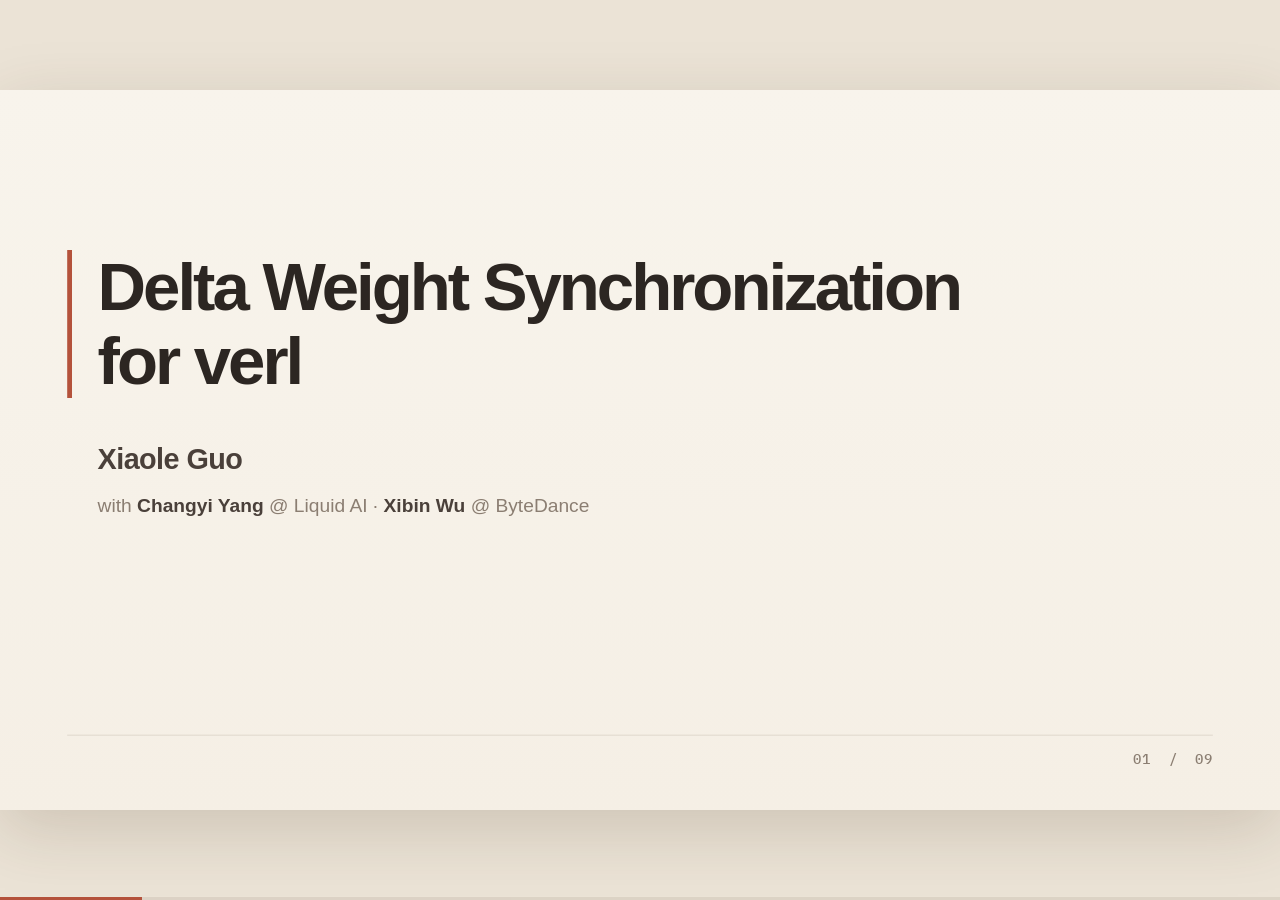
<file: delta-weight-sync-slides/index.html>
<!doctype html>
<html lang="en">
  <head>
    <meta charset="UTF-8" />
    <meta name="viewport" content="width=device-width, initial-scale=1.0" />
    <meta name="theme-color" content="#f6f1e8" />
    <title>Delta Weight Sync for verl</title>
    <link rel="preconnect" href="https://fonts.googleapis.com" />
    <link rel="preconnect" href="https://fonts.gstatic.com" crossorigin />
    <link href="https://fonts.googleapis.com/css2?family=IBM+Plex+Mono:wght@400;500;600&display=swap" rel="stylesheet" />
    <link rel="stylesheet" href="styles.css" />
  </head>
  <body>
    <main id="deck" aria-label="Delta weight sync for verl">
      <!-- ============================== Cover ============================== -->
      <section class="slide cover is-active" aria-label="Cover">
        <div class="cover-copy">
          <h1>
            <span>Delta Weight Synchronization</span>
            <span>for verl</span>
          </h1>
          <p class="cover-author">Xiaole Guo</p>
          <p class="cover-credits">with <b>Changyi Yang</b> @ Liquid AI · <b>Xibin Wu</b> @ ByteDance</p>
        </div>
        <footer class="cover-footer">
          <p class="page-number"></p>
        </footer>
      </section>

      <!-- ============================== 03 · Delta sync: motivation ============================== -->
      <section class="slide content wsync" aria-label="Delta weight sync: motivation">
        <header class="slide-header">
          <p class="section-label"></p>
          <div class="slide-title">
            <p class="eyebrow">Delta Weight Sync for verl</p>
            <h2>Motivation: Weight Sync in RL Could Be a Bottleneck</h2>
          </div>
          <p class="page-number"></p>
        </header>

        <div class="wsync-row">
          <svg class="rl-loop" viewBox="0 0 760 220" role="img" aria-label="The trainer syncs updated weights to the rollout engine">
            <defs>
              <marker id="arrow-coral" markerUnits="userSpaceOnUse" markerWidth="18" markerHeight="18" refX="14" refY="9" orient="auto">
                <path d="M 0 1 L 16 9 L 0 17 Z" fill="#b4523b" />
              </marker>
            </defs>

            <rect class="loop-node" x="6" y="26" width="236" height="168" rx="10" />
            <text class="loop-tag" x="124" y="72" text-anchor="middle">POLICY UPDATE</text>
            <text class="loop-title" x="124" y="114" text-anchor="middle">Trainer</text>
            <text class="loop-sub" x="124" y="148" text-anchor="middle">FSDP / Megatron</text>

            <rect class="loop-node" x="518" y="26" width="236" height="168" rx="10" />
            <text class="loop-tag" x="636" y="72" text-anchor="middle">GENERATION</text>
            <text class="loop-title" x="636" y="114" text-anchor="middle">Rollout Engine</text>
            <text class="loop-sub" x="636" y="148" text-anchor="middle">SGLang / vLLM</text>

            <path class="loop-arrow-sync" d="M 244 110 H 514" marker-end="url(#arrow-coral)" />
            <rect class="sync-pill" x="310" y="93" width="140" height="34" rx="17" />
            <text class="sync-pill-text" x="380" y="115" text-anchor="middle">WEIGHT SYNC</text>
          </svg>

          <ul class="wsync-points">
            <li>
              <b>Traditional method:</b> payload is the full model
              <span class="point-sub">e.g. GLM-5: 744B params × 2 B (BF16) ≈ 1.5 TB per sync</span>
            </li>
            <li><b>On the critical path:</b> Either the next rollout waits for the sync, or stale weights keep generating</li>
          </ul>
        </div>

        <div class="wsync-panels">
          <section class="net-panel panel-fast" data-step="1">
            <p class="scenario">Scenario 1</p>
            <div class="panel-head">
              <h3>Training-Rollout in Same Cluster</h3>
            </div>

            <svg class="topo" viewBox="0 0 660 104" aria-hidden="true">
              <defs>
                <marker id="arrow-teal" markerUnits="userSpaceOnUse" markerWidth="20" markerHeight="20" refX="16" refY="10" orient="auto">
                  <path d="M 0 2 L 18 10 L 0 18 Z" fill="#1d5a57" />
                </marker>
              </defs>
              <rect class="topo-boundary fast" x="2" y="2" width="656" height="100" rx="12" />
              <rect class="topo-node" x="22" y="20" width="180" height="64" rx="8" />
              <text class="topo-text" x="112" y="59" text-anchor="middle">Trainer GPUs</text>
              <rect class="topo-node" x="458" y="20" width="180" height="64" rx="8" />
              <text class="topo-text" x="548" y="59" text-anchor="middle">Rollout GPUs</text>
              <line class="topo-link-fast" x1="204" y1="52" x2="446" y2="52" marker-end="url(#arrow-teal)" />
              <text class="topo-label" x="325" y="36" text-anchor="middle">InfiniBand</text>
              <text class="topo-label sub" x="325" y="82" text-anchor="middle">NCCL Broadcast</text>
            </svg>

            <div class="panel-facts">
              <div><span>effective bandwidth</span><strong>~25 GB/s</strong></div>
              <div><span>sync 1.5 TB</span><strong>≈ 1 min</strong></div>
            </div>
            <div class="time-bar" style="--w: 1.1%"><i></i></div>
            <p class="panel-note">~1 min vs. tens of minutes per RL step → <b>not the bottleneck</b></p>
          </section>

          <section class="net-panel panel-slow" data-step="2">
            <p class="scenario">Scenario 2</p>
            <div class="panel-head">
              <h3>External Rollout</h3>
            </div>

            <svg class="topo" viewBox="0 0 660 104" aria-hidden="true">
              <defs>
                <marker id="arrow-rust-sm" markerUnits="userSpaceOnUse" markerWidth="16" markerHeight="16" refX="13" refY="8" orient="auto">
                  <path d="M 0 2 L 14 8 L 0 14 Z" fill="#b4523b" />
                </marker>
              </defs>
              <rect class="topo-boundary" x="2" y="2" width="196" height="100" rx="12" />
              <rect class="topo-boundary slow" x="462" y="2" width="196" height="100" rx="12" />
              <rect class="topo-node" x="18" y="20" width="164" height="64" rx="8" />
              <text class="topo-text" x="100" y="50" text-anchor="middle">Training</text>
              <text class="topo-text" x="100" y="72" text-anchor="middle">cluster</text>
              <rect class="topo-node" x="478" y="20" width="164" height="64" rx="8" />
              <text class="topo-text" x="560" y="50" text-anchor="middle">Rollout fleet</text>
              <text class="topo-text small" x="560" y="72" text-anchor="middle">other DC / cloud</text>
              <line class="topo-link-slow" x1="200" y1="52" x2="452" y2="52" marker-end="url(#arrow-rust-sm)" />
              <text class="topo-label coral" x="326" y="36" text-anchor="middle">Ethernet / WAN / shared FS</text>
              <text class="topo-label sub" x="326" y="82" text-anchor="middle">no RDMA</text>
            </svg>

            <div class="panel-facts">
              <div><span>effective bandwidth</span><strong>~300 MB/s</strong></div>
              <div><span>sync 1.5 TB</span><strong class="coral">≈ 83 min</strong></div>
            </div>
            <div class="time-bar" style="--w: 92%"><i></i></div>
            <p class="panel-note">→ <b>Rollout GPUs sit idle, or generation goes stale</b></p>
          </section>
        </div>

      </section>

      <!-- ============================== 04 · Delta sync: sparsity ============================== -->
      <section class="slide content sparse" aria-label="Delta weight sync: weight updates are sparse">
        <header class="slide-header">
          <p class="section-label"></p>
          <div class="slide-title">
            <p class="eyebrow">Delta Weight Sync for verl</p>
            <h2>Observation: RL Weight Updates Are Sparse</h2>
          </div>
          <p class="page-number"></p>
        </header>

        <section class="sparse-card">
          <p class="card-label">θₜ vs θₜ₊₁ · bitwise diff (per element) <span>(illustration)</span></p>
          <div class="sparse-grid" data-cols="40" data-rows="12" data-changed="10" aria-hidden="true"></div>
          <p class="sparse-legend">
            <span class="legend-swatch same"></span>bit-identical
            <span class="legend-swatch changed"></span>changed this step (~2%)
          </p>
        </section>

        <section class="why-card" data-step="1">
          <h3><span>Why?</span> BF16 rounding absorbs tiny updates</h3>
        </section>

        <section class="evidence-card">
          <div class="evidence-head">
            <h3>Measured across systems</h3>
            <span>changed / step</span>
          </div>
          <ol class="evidence-list">
            <li>
              <div><strong>PULSE</strong></div>
              <em>~1%</em>
            </li>
            <li>
              <div><strong>SparrowRL</strong></div>
              <em>~1%</em>
            </li>
            <li>
              <div><strong>Fireworks</strong></div>
              <em>&lt;2%</em>
            </li>
            <li>
              <div><strong>SparseRL-Sync</strong></div>
              <em>&lt;1%</em>
            </li>
          </ol>
          <p class="evidence-source">Compiled in Changyi Yang, “Delta Weight Sync for RL” (changyi.fun)</p>
        </section>

        <section class="implication-card" data-step="2">
          <h3><span>→</span> Basis for delta sync</h3>
          <p class="impl-lead">Send only the changed <b>(position, value)</b> pairs.</p>
          <div class="impl-bars">
            <div class="impl-row">
              <span class="impl-name">Full</span>
              <div class="impl-track"><i class="impl-full"></i></div>
              <span class="impl-val">1.5 TB · ~83 min</span>
            </div>
            <div class="impl-row">
              <span class="impl-name">Delta</span>
              <div class="impl-track"><i class="impl-delta"></i></div>
              <span class="impl-val delta">60–90 GB · 3–5 min</span>
            </div>
          </div>
          <p class="impl-foot"><b>Lossless:</b> rollout overwrites exact BF16 bytes, so no drift.</p>
        </section>
      </section>
      <!-- ============================== 05 · Delta representation ============================== -->
      <section class="slide content repr" aria-label="Delta representation: one parameter from encode to load">
        <header class="slide-header">
          <p class="section-label"></p>
          <div class="slide-title">
            <p class="eyebrow">Delta Weight Sync for verl</p>
            <h2>Representing the Delta: One Parameter's Lifecycle</h2>
          </div>
          <p class="page-number"></p>
        </header>

        <section class="rep-card rep-send">
          <p class="rep-label"><span>1</span>How to represent each changed parameter?</p>
          <div class="send-chips"><span>HF param name</span><i>+</i><span>flat index</span><i>+</i><span class="new">new value</span></div>
          <table class="send-table">
            <thead><tr><th colspan="2">model.layers.3.mlp.down_proj.weight</th></tr><tr><th>flat index</th><th>new value (bf16)</th></tr></thead>
            <tbody>
              <tr><td>64</td><td>0x3C22</td></tr>
              <tr><td>1,207</td><td>0xBC0F</td></tr>
              <tr><td>90,113</td><td>0x3B9A</td></tr>
            </tbody>
          </table>
          <p class="send-note" data-step="1">Coordinates refer to the full tensor, so neither side's sharding appears in the format.</p>
          <div class="send-idem" data-step="2">
            <p class="send-idem-title">We send the <b>new value</b>, not the diff → <b class="ok">idempotent</b></p>
            <table class="idem-mini">
              <thead><tr><th></th><th>apply once</th><th>apply twice</th></tr></thead>
              <tbody>
                <tr class="add"><td>w ← w + Δ</td><td>w + Δ <i class="ok">✓</i></td><td>w + 2Δ <i class="no">✗</i></td></tr>
                <tr class="set"><td>w ← new</td><td>new <i class="ok">✓</i></td><td>new <i class="ok">✓</i></td></tr>
              </tbody>
            </table>
          </div>
        </section>

        <i class="rep-arrow right a1" data-step="3"></i>

        <section class="rep-card rep-recon" data-step="3">
          <p class="rep-label teal"><span>2</span>Rollout engine: reconstruct the full tensor</p>
          <svg class="recon-svg" viewBox="0 0 430 220" role="img" aria-label="A full-shape tensor filled with NaN except the three changed entries">
              <rect class="cell nan" x="10" y="10" width="22" height="22" rx="2" />
              <rect class="cell nan" x="36" y="10" width="22" height="22" rx="2" />
              <rect class="cell nan" x="62" y="10" width="22" height="22" rx="2" />
              <rect class="cell nan" x="88" y="10" width="22" height="22" rx="2" />
              <rect class="cell nan" x="114" y="10" width="22" height="22" rx="2" />
              <rect class="cell nan" x="140" y="10" width="22" height="22" rx="2" />
              <rect class="cell nan" x="166" y="10" width="22" height="22" rx="2" />
              <rect class="cell nan" x="192" y="10" width="22" height="22" rx="2" />
              <rect class="cell nan" x="218" y="10" width="22" height="22" rx="2" />
              <rect class="cell nan" x="244" y="10" width="22" height="22" rx="2" />
              <rect class="cell nan" x="270" y="10" width="22" height="22" rx="2" />
              <rect class="cell nan" x="296" y="10" width="22" height="22" rx="2" />
              <rect class="cell nan" x="322" y="10" width="22" height="22" rx="2" />
              <rect class="cell nan" x="348" y="10" width="22" height="22" rx="2" />
              <rect class="cell nan" x="374" y="10" width="22" height="22" rx="2" />
              <rect class="cell nan" x="400" y="10" width="22" height="22" rx="2" />
              <rect class="cell nan" x="10" y="36" width="22" height="22" rx="2" />
              <rect class="cell nan" x="36" y="36" width="22" height="22" rx="2" />
              <rect class="cell nan" x="62" y="36" width="22" height="22" rx="2" />
              <rect class="cell hit" x="88" y="36" width="22" height="22" rx="2" />
              <rect class="cell nan" x="114" y="36" width="22" height="22" rx="2" />
              <rect class="cell nan" x="140" y="36" width="22" height="22" rx="2" />
              <rect class="cell nan" x="166" y="36" width="22" height="22" rx="2" />
              <rect class="cell nan" x="192" y="36" width="22" height="22" rx="2" />
              <rect class="cell nan" x="218" y="36" width="22" height="22" rx="2" />
              <rect class="cell nan" x="244" y="36" width="22" height="22" rx="2" />
              <rect class="cell nan" x="270" y="36" width="22" height="22" rx="2" />
              <rect class="cell nan" x="296" y="36" width="22" height="22" rx="2" />
              <rect class="cell nan" x="322" y="36" width="22" height="22" rx="2" />
              <rect class="cell nan" x="348" y="36" width="22" height="22" rx="2" />
              <rect class="cell nan" x="374" y="36" width="22" height="22" rx="2" />
              <rect class="cell nan" x="400" y="36" width="22" height="22" rx="2" />
              <rect class="cell nan" x="10" y="62" width="22" height="22" rx="2" />
              <rect class="cell nan" x="36" y="62" width="22" height="22" rx="2" />
              <rect class="cell nan" x="62" y="62" width="22" height="22" rx="2" />
              <rect class="cell nan" x="88" y="62" width="22" height="22" rx="2" />
              <rect class="cell nan" x="114" y="62" width="22" height="22" rx="2" />
              <rect class="cell nan" x="140" y="62" width="22" height="22" rx="2" />
              <rect class="cell nan" x="166" y="62" width="22" height="22" rx="2" />
              <rect class="cell nan" x="192" y="62" width="22" height="22" rx="2" />
              <rect class="cell nan" x="218" y="62" width="22" height="22" rx="2" />
              <rect class="cell nan" x="244" y="62" width="22" height="22" rx="2" />
              <rect class="cell nan" x="270" y="62" width="22" height="22" rx="2" />
              <rect class="cell nan" x="296" y="62" width="22" height="22" rx="2" />
              <rect class="cell nan" x="322" y="62" width="22" height="22" rx="2" />
              <rect class="cell nan" x="348" y="62" width="22" height="22" rx="2" />
              <rect class="cell nan" x="374" y="62" width="22" height="22" rx="2" />
              <rect class="cell nan" x="400" y="62" width="22" height="22" rx="2" />
              <rect class="cell nan" x="10" y="88" width="22" height="22" rx="2" />
              <rect class="cell nan" x="36" y="88" width="22" height="22" rx="2" />
              <rect class="cell nan" x="62" y="88" width="22" height="22" rx="2" />
              <rect class="cell nan" x="88" y="88" width="22" height="22" rx="2" />
              <rect class="cell nan" x="114" y="88" width="22" height="22" rx="2" />
              <rect class="cell nan" x="140" y="88" width="22" height="22" rx="2" />
              <rect class="cell nan" x="166" y="88" width="22" height="22" rx="2" />
              <rect class="cell nan" x="192" y="88" width="22" height="22" rx="2" />
              <rect class="cell nan" x="218" y="88" width="22" height="22" rx="2" />
              <rect class="cell nan" x="244" y="88" width="22" height="22" rx="2" />
              <rect class="cell nan" x="270" y="88" width="22" height="22" rx="2" />
              <rect class="cell nan" x="296" y="88" width="22" height="22" rx="2" />
              <rect class="cell nan" x="322" y="88" width="22" height="22" rx="2" />
              <rect class="cell nan" x="348" y="88" width="22" height="22" rx="2" />
              <rect class="cell nan" x="374" y="88" width="22" height="22" rx="2" />
              <rect class="cell nan" x="400" y="88" width="22" height="22" rx="2" />
              <rect class="cell nan" x="10" y="114" width="22" height="22" rx="2" />
              <rect class="cell nan" x="36" y="114" width="22" height="22" rx="2" />
              <rect class="cell nan" x="62" y="114" width="22" height="22" rx="2" />
              <rect class="cell nan" x="88" y="114" width="22" height="22" rx="2" />
              <rect class="cell nan" x="114" y="114" width="22" height="22" rx="2" />
              <rect class="cell nan" x="140" y="114" width="22" height="22" rx="2" />
              <rect class="cell nan" x="166" y="114" width="22" height="22" rx="2" />
              <rect class="cell nan" x="192" y="114" width="22" height="22" rx="2" />
              <rect class="cell nan" x="218" y="114" width="22" height="22" rx="2" />
              <rect class="cell nan" x="244" y="114" width="22" height="22" rx="2" />
              <rect class="cell nan" x="270" y="114" width="22" height="22" rx="2" />
              <rect class="cell nan" x="296" y="114" width="22" height="22" rx="2" />
              <rect class="cell hit" x="322" y="114" width="22" height="22" rx="2" />
              <rect class="cell nan" x="348" y="114" width="22" height="22" rx="2" />
              <rect class="cell nan" x="374" y="114" width="22" height="22" rx="2" />
              <rect class="cell nan" x="400" y="114" width="22" height="22" rx="2" />
              <rect class="cell nan" x="10" y="140" width="22" height="22" rx="2" />
              <rect class="cell nan" x="36" y="140" width="22" height="22" rx="2" />
              <rect class="cell nan" x="62" y="140" width="22" height="22" rx="2" />
              <rect class="cell nan" x="88" y="140" width="22" height="22" rx="2" />
              <rect class="cell nan" x="114" y="140" width="22" height="22" rx="2" />
              <rect class="cell nan" x="140" y="140" width="22" height="22" rx="2" />
              <rect class="cell nan" x="166" y="140" width="22" height="22" rx="2" />
              <rect class="cell nan" x="192" y="140" width="22" height="22" rx="2" />
              <rect class="cell nan" x="218" y="140" width="22" height="22" rx="2" />
              <rect class="cell nan" x="244" y="140" width="22" height="22" rx="2" />
              <rect class="cell nan" x="270" y="140" width="22" height="22" rx="2" />
              <rect class="cell nan" x="296" y="140" width="22" height="22" rx="2" />
              <rect class="cell nan" x="322" y="140" width="22" height="22" rx="2" />
              <rect class="cell nan" x="348" y="140" width="22" height="22" rx="2" />
              <rect class="cell nan" x="374" y="140" width="22" height="22" rx="2" />
              <rect class="cell nan" x="400" y="140" width="22" height="22" rx="2" />
              <rect class="cell nan" x="10" y="166" width="22" height="22" rx="2" />
              <rect class="cell nan" x="36" y="166" width="22" height="22" rx="2" />
              <rect class="cell nan" x="62" y="166" width="22" height="22" rx="2" />
              <rect class="cell nan" x="88" y="166" width="22" height="22" rx="2" />
              <rect class="cell nan" x="114" y="166" width="22" height="22" rx="2" />
              <rect class="cell nan" x="140" y="166" width="22" height="22" rx="2" />
              <rect class="cell nan" x="166" y="166" width="22" height="22" rx="2" />
              <rect class="cell hit" x="192" y="166" width="22" height="22" rx="2" />
              <rect class="cell nan" x="218" y="166" width="22" height="22" rx="2" />
              <rect class="cell nan" x="244" y="166" width="22" height="22" rx="2" />
              <rect class="cell nan" x="270" y="166" width="22" height="22" rx="2" />
              <rect class="cell nan" x="296" y="166" width="22" height="22" rx="2" />
              <rect class="cell nan" x="322" y="166" width="22" height="22" rx="2" />
              <rect class="cell nan" x="348" y="166" width="22" height="22" rx="2" />
              <rect class="cell nan" x="374" y="166" width="22" height="22" rx="2" />
              <rect class="cell nan" x="400" y="166" width="22" height="22" rx="2" />
              <rect class="cell nan" x="10" y="192" width="22" height="22" rx="2" />
              <rect class="cell nan" x="36" y="192" width="22" height="22" rx="2" />
              <rect class="cell nan" x="62" y="192" width="22" height="22" rx="2" />
              <rect class="cell nan" x="88" y="192" width="22" height="22" rx="2" />
              <rect class="cell nan" x="114" y="192" width="22" height="22" rx="2" />
              <rect class="cell nan" x="140" y="192" width="22" height="22" rx="2" />
              <rect class="cell nan" x="166" y="192" width="22" height="22" rx="2" />
              <rect class="cell nan" x="192" y="192" width="22" height="22" rx="2" />
              <rect class="cell nan" x="218" y="192" width="22" height="22" rx="2" />
              <rect class="cell nan" x="244" y="192" width="22" height="22" rx="2" />
              <rect class="cell nan" x="270" y="192" width="22" height="22" rx="2" />
              <rect class="cell nan" x="296" y="192" width="22" height="22" rx="2" />
              <rect class="cell nan" x="322" y="192" width="22" height="22" rx="2" />
              <rect class="cell nan" x="348" y="192" width="22" height="22" rx="2" />
              <rect class="cell nan" x="374" y="192" width="22" height="22" rx="2" />
              <rect class="cell nan" x="400" y="192" width="22" height="22" rx="2" />
          </svg>
          <p class="rep-caption"><code>torch.full(shape, NaN)</code> + <code>index_copy_(idx, values)</code><br />NaN = unchanged</p>
        </section>

        <i class="rep-arrow down a2" data-step="4"></i>

        <section class="rep-card rep-load" data-step="4">
          <p class="rep-label teal"><span>3</span>Rollout engine: load weights</p>
          <svg class="load-svg" viewBox="0 0 520 200" role="img" aria-label="SGLang's own load_weights splits the NaN tensor by columns into TP shards; a patched copy writes only non-NaN entries">
              <rect class="cell nan" x="0" y="22" width="9" height="9" rx="2" />
              <rect class="cell nan" x="11" y="22" width="9" height="9" rx="2" />
              <rect class="cell nan" x="22" y="22" width="9" height="9" rx="2" />
              <rect class="cell nan" x="33" y="22" width="9" height="9" rx="2" />
              <rect class="cell nan" x="44" y="22" width="9" height="9" rx="2" />
              <rect class="cell nan" x="55" y="22" width="9" height="9" rx="2" />
              <rect class="cell nan" x="66" y="22" width="9" height="9" rx="2" />
              <rect class="cell nan" x="77" y="22" width="9" height="9" rx="2" />
              <rect class="cell nan" x="88" y="22" width="9" height="9" rx="2" />
              <rect class="cell nan" x="99" y="22" width="9" height="9" rx="2" />
              <rect class="cell nan" x="110" y="22" width="9" height="9" rx="2" />
              <rect class="cell nan" x="121" y="22" width="9" height="9" rx="2" />
              <rect class="cell nan" x="132" y="22" width="9" height="9" rx="2" />
              <rect class="cell nan" x="143" y="22" width="9" height="9" rx="2" />
              <rect class="cell nan" x="154" y="22" width="9" height="9" rx="2" />
              <rect class="cell nan" x="165" y="22" width="9" height="9" rx="2" />
              <rect class="cell nan" x="0" y="33" width="9" height="9" rx="2" />
              <rect class="cell nan" x="11" y="33" width="9" height="9" rx="2" />
              <rect class="cell nan" x="22" y="33" width="9" height="9" rx="2" />
              <rect class="cell hit" x="33" y="33" width="9" height="9" rx="2" />
              <rect class="cell nan" x="44" y="33" width="9" height="9" rx="2" />
              <rect class="cell nan" x="55" y="33" width="9" height="9" rx="2" />
              <rect class="cell nan" x="66" y="33" width="9" height="9" rx="2" />
              <rect class="cell nan" x="77" y="33" width="9" height="9" rx="2" />
              <rect class="cell nan" x="88" y="33" width="9" height="9" rx="2" />
              <rect class="cell nan" x="99" y="33" width="9" height="9" rx="2" />
              <rect class="cell nan" x="110" y="33" width="9" height="9" rx="2" />
              <rect class="cell nan" x="121" y="33" width="9" height="9" rx="2" />
              <rect class="cell nan" x="132" y="33" width="9" height="9" rx="2" />
              <rect class="cell nan" x="143" y="33" width="9" height="9" rx="2" />
              <rect class="cell nan" x="154" y="33" width="9" height="9" rx="2" />
              <rect class="cell nan" x="165" y="33" width="9" height="9" rx="2" />
              <rect class="cell nan" x="0" y="44" width="9" height="9" rx="2" />
              <rect class="cell nan" x="11" y="44" width="9" height="9" rx="2" />
              <rect class="cell nan" x="22" y="44" width="9" height="9" rx="2" />
              <rect class="cell nan" x="33" y="44" width="9" height="9" rx="2" />
              <rect class="cell nan" x="44" y="44" width="9" height="9" rx="2" />
              <rect class="cell nan" x="55" y="44" width="9" height="9" rx="2" />
              <rect class="cell nan" x="66" y="44" width="9" height="9" rx="2" />
              <rect class="cell nan" x="77" y="44" width="9" height="9" rx="2" />
              <rect class="cell nan" x="88" y="44" width="9" height="9" rx="2" />
              <rect class="cell nan" x="99" y="44" width="9" height="9" rx="2" />
              <rect class="cell nan" x="110" y="44" width="9" height="9" rx="2" />
              <rect class="cell nan" x="121" y="44" width="9" height="9" rx="2" />
              <rect class="cell nan" x="132" y="44" width="9" height="9" rx="2" />
              <rect class="cell nan" x="143" y="44" width="9" height="9" rx="2" />
              <rect class="cell nan" x="154" y="44" width="9" height="9" rx="2" />
              <rect class="cell nan" x="165" y="44" width="9" height="9" rx="2" />
              <rect class="cell nan" x="0" y="55" width="9" height="9" rx="2" />
              <rect class="cell nan" x="11" y="55" width="9" height="9" rx="2" />
              <rect class="cell nan" x="22" y="55" width="9" height="9" rx="2" />
              <rect class="cell nan" x="33" y="55" width="9" height="9" rx="2" />
              <rect class="cell nan" x="44" y="55" width="9" height="9" rx="2" />
              <rect class="cell nan" x="55" y="55" width="9" height="9" rx="2" />
              <rect class="cell nan" x="66" y="55" width="9" height="9" rx="2" />
              <rect class="cell nan" x="77" y="55" width="9" height="9" rx="2" />
              <rect class="cell nan" x="88" y="55" width="9" height="9" rx="2" />
              <rect class="cell nan" x="99" y="55" width="9" height="9" rx="2" />
              <rect class="cell nan" x="110" y="55" width="9" height="9" rx="2" />
              <rect class="cell nan" x="121" y="55" width="9" height="9" rx="2" />
              <rect class="cell nan" x="132" y="55" width="9" height="9" rx="2" />
              <rect class="cell nan" x="143" y="55" width="9" height="9" rx="2" />
              <rect class="cell nan" x="154" y="55" width="9" height="9" rx="2" />
              <rect class="cell nan" x="165" y="55" width="9" height="9" rx="2" />
              <rect class="cell nan" x="0" y="66" width="9" height="9" rx="2" />
              <rect class="cell nan" x="11" y="66" width="9" height="9" rx="2" />
              <rect class="cell nan" x="22" y="66" width="9" height="9" rx="2" />
              <rect class="cell nan" x="33" y="66" width="9" height="9" rx="2" />
              <rect class="cell nan" x="44" y="66" width="9" height="9" rx="2" />
              <rect class="cell nan" x="55" y="66" width="9" height="9" rx="2" />
              <rect class="cell nan" x="66" y="66" width="9" height="9" rx="2" />
              <rect class="cell nan" x="77" y="66" width="9" height="9" rx="2" />
              <rect class="cell nan" x="88" y="66" width="9" height="9" rx="2" />
              <rect class="cell nan" x="99" y="66" width="9" height="9" rx="2" />
              <rect class="cell nan" x="110" y="66" width="9" height="9" rx="2" />
              <rect class="cell nan" x="121" y="66" width="9" height="9" rx="2" />
              <rect class="cell hit" x="132" y="66" width="9" height="9" rx="2" />
              <rect class="cell nan" x="143" y="66" width="9" height="9" rx="2" />
              <rect class="cell nan" x="154" y="66" width="9" height="9" rx="2" />
              <rect class="cell nan" x="165" y="66" width="9" height="9" rx="2" />
              <rect class="cell nan" x="0" y="77" width="9" height="9" rx="2" />
              <rect class="cell nan" x="11" y="77" width="9" height="9" rx="2" />
              <rect class="cell nan" x="22" y="77" width="9" height="9" rx="2" />
              <rect class="cell nan" x="33" y="77" width="9" height="9" rx="2" />
              <rect class="cell nan" x="44" y="77" width="9" height="9" rx="2" />
              <rect class="cell nan" x="55" y="77" width="9" height="9" rx="2" />
              <rect class="cell nan" x="66" y="77" width="9" height="9" rx="2" />
              <rect class="cell nan" x="77" y="77" width="9" height="9" rx="2" />
              <rect class="cell nan" x="88" y="77" width="9" height="9" rx="2" />
              <rect class="cell nan" x="99" y="77" width="9" height="9" rx="2" />
              <rect class="cell nan" x="110" y="77" width="9" height="9" rx="2" />
              <rect class="cell nan" x="121" y="77" width="9" height="9" rx="2" />
              <rect class="cell nan" x="132" y="77" width="9" height="9" rx="2" />
              <rect class="cell nan" x="143" y="77" width="9" height="9" rx="2" />
              <rect class="cell nan" x="154" y="77" width="9" height="9" rx="2" />
              <rect class="cell nan" x="165" y="77" width="9" height="9" rx="2" />
              <rect class="cell nan" x="0" y="88" width="9" height="9" rx="2" />
              <rect class="cell nan" x="11" y="88" width="9" height="9" rx="2" />
              <rect class="cell nan" x="22" y="88" width="9" height="9" rx="2" />
              <rect class="cell nan" x="33" y="88" width="9" height="9" rx="2" />
              <rect class="cell nan" x="44" y="88" width="9" height="9" rx="2" />
              <rect class="cell nan" x="55" y="88" width="9" height="9" rx="2" />
              <rect class="cell nan" x="66" y="88" width="9" height="9" rx="2" />
              <rect class="cell hit" x="77" y="88" width="9" height="9" rx="2" />
              <rect class="cell nan" x="88" y="88" width="9" height="9" rx="2" />
              <rect class="cell nan" x="99" y="88" width="9" height="9" rx="2" />
              <rect class="cell nan" x="110" y="88" width="9" height="9" rx="2" />
              <rect class="cell nan" x="121" y="88" width="9" height="9" rx="2" />
              <rect class="cell nan" x="132" y="88" width="9" height="9" rx="2" />
              <rect class="cell nan" x="143" y="88" width="9" height="9" rx="2" />
              <rect class="cell nan" x="154" y="88" width="9" height="9" rx="2" />
              <rect class="cell nan" x="165" y="88" width="9" height="9" rx="2" />
              <rect class="cell nan" x="0" y="99" width="9" height="9" rx="2" />
              <rect class="cell nan" x="11" y="99" width="9" height="9" rx="2" />
              <rect class="cell nan" x="22" y="99" width="9" height="9" rx="2" />
              <rect class="cell nan" x="33" y="99" width="9" height="9" rx="2" />
              <rect class="cell nan" x="44" y="99" width="9" height="9" rx="2" />
              <rect class="cell nan" x="55" y="99" width="9" height="9" rx="2" />
              <rect class="cell nan" x="66" y="99" width="9" height="9" rx="2" />
              <rect class="cell nan" x="77" y="99" width="9" height="9" rx="2" />
              <rect class="cell nan" x="88" y="99" width="9" height="9" rx="2" />
              <rect class="cell nan" x="99" y="99" width="9" height="9" rx="2" />
              <rect class="cell nan" x="110" y="99" width="9" height="9" rx="2" />
              <rect class="cell nan" x="121" y="99" width="9" height="9" rx="2" />
              <rect class="cell nan" x="132" y="99" width="9" height="9" rx="2" />
              <rect class="cell nan" x="143" y="99" width="9" height="9" rx="2" />
              <rect class="cell nan" x="154" y="99" width="9" height="9" rx="2" />
              <rect class="cell nan" x="165" y="99" width="9" height="9" rx="2" />
              <line class="tp-cut" x1="87" y1="16" x2="87" y2="116" />
              <text class="load-box-sub" x="87" y="138" text-anchor="middle">split by columns</text>
              <line class="load-arrow" x1="186" y1="66" x2="214" y2="66" />
              <path class="load-head" d="M 210 60 L 220 66 L 210 72 Z" />
              <rect class="load-box" x="224" y="34" width="150" height="64" rx="10" />
              <text class="load-box-text" x="299" y="73" text-anchor="middle">load_weights</text>
              <text class="load-box-sub" x="299" y="124" text-anchor="middle">TP split · fuse</text>
              <text class="load-box-sub teal" x="299" y="146" text-anchor="middle">unchanged</text>
              <line class="load-arrow" x1="376" y1="50" x2="392" y2="40" />
              <line class="load-arrow" x1="376" y1="82" x2="392" y2="150" />
              <rect class="cell keep" x="400" y="0" width="9" height="9" rx="2" />
              <rect class="cell keep" x="411" y="0" width="9" height="9" rx="2" />
              <rect class="cell keep" x="422" y="0" width="9" height="9" rx="2" />
              <rect class="cell keep" x="433" y="0" width="9" height="9" rx="2" />
              <rect class="cell keep" x="444" y="0" width="9" height="9" rx="2" />
              <rect class="cell keep" x="455" y="0" width="9" height="9" rx="2" />
              <rect class="cell keep" x="466" y="0" width="9" height="9" rx="2" />
              <rect class="cell keep" x="477" y="0" width="9" height="9" rx="2" />
              <rect class="cell keep" x="400" y="11" width="9" height="9" rx="2" />
              <rect class="cell keep" x="411" y="11" width="9" height="9" rx="2" />
              <rect class="cell keep" x="422" y="11" width="9" height="9" rx="2" />
              <rect class="cell hit" x="433" y="11" width="9" height="9" rx="2" />
              <rect class="cell keep" x="444" y="11" width="9" height="9" rx="2" />
              <rect class="cell keep" x="455" y="11" width="9" height="9" rx="2" />
              <rect class="cell keep" x="466" y="11" width="9" height="9" rx="2" />
              <rect class="cell keep" x="477" y="11" width="9" height="9" rx="2" />
              <rect class="cell keep" x="400" y="22" width="9" height="9" rx="2" />
              <rect class="cell keep" x="411" y="22" width="9" height="9" rx="2" />
              <rect class="cell keep" x="422" y="22" width="9" height="9" rx="2" />
              <rect class="cell keep" x="433" y="22" width="9" height="9" rx="2" />
              <rect class="cell keep" x="444" y="22" width="9" height="9" rx="2" />
              <rect class="cell keep" x="455" y="22" width="9" height="9" rx="2" />
              <rect class="cell keep" x="466" y="22" width="9" height="9" rx="2" />
              <rect class="cell keep" x="477" y="22" width="9" height="9" rx="2" />
              <rect class="cell keep" x="400" y="33" width="9" height="9" rx="2" />
              <rect class="cell keep" x="411" y="33" width="9" height="9" rx="2" />
              <rect class="cell keep" x="422" y="33" width="9" height="9" rx="2" />
              <rect class="cell keep" x="433" y="33" width="9" height="9" rx="2" />
              <rect class="cell keep" x="444" y="33" width="9" height="9" rx="2" />
              <rect class="cell keep" x="455" y="33" width="9" height="9" rx="2" />
              <rect class="cell keep" x="466" y="33" width="9" height="9" rx="2" />
              <rect class="cell keep" x="477" y="33" width="9" height="9" rx="2" />
              <rect class="cell keep" x="400" y="44" width="9" height="9" rx="2" />
              <rect class="cell keep" x="411" y="44" width="9" height="9" rx="2" />
              <rect class="cell keep" x="422" y="44" width="9" height="9" rx="2" />
              <rect class="cell keep" x="433" y="44" width="9" height="9" rx="2" />
              <rect class="cell keep" x="444" y="44" width="9" height="9" rx="2" />
              <rect class="cell keep" x="455" y="44" width="9" height="9" rx="2" />
              <rect class="cell keep" x="466" y="44" width="9" height="9" rx="2" />
              <rect class="cell keep" x="477" y="44" width="9" height="9" rx="2" />
              <rect class="cell keep" x="400" y="55" width="9" height="9" rx="2" />
              <rect class="cell keep" x="411" y="55" width="9" height="9" rx="2" />
              <rect class="cell keep" x="422" y="55" width="9" height="9" rx="2" />
              <rect class="cell keep" x="433" y="55" width="9" height="9" rx="2" />
              <rect class="cell keep" x="444" y="55" width="9" height="9" rx="2" />
              <rect class="cell keep" x="455" y="55" width="9" height="9" rx="2" />
              <rect class="cell keep" x="466" y="55" width="9" height="9" rx="2" />
              <rect class="cell keep" x="477" y="55" width="9" height="9" rx="2" />
              <rect class="cell keep" x="400" y="66" width="9" height="9" rx="2" />
              <rect class="cell keep" x="411" y="66" width="9" height="9" rx="2" />
              <rect class="cell keep" x="422" y="66" width="9" height="9" rx="2" />
              <rect class="cell keep" x="433" y="66" width="9" height="9" rx="2" />
              <rect class="cell keep" x="444" y="66" width="9" height="9" rx="2" />
              <rect class="cell keep" x="455" y="66" width="9" height="9" rx="2" />
              <rect class="cell keep" x="466" y="66" width="9" height="9" rx="2" />
              <rect class="cell hit" x="477" y="66" width="9" height="9" rx="2" />
              <rect class="cell keep" x="400" y="77" width="9" height="9" rx="2" />
              <rect class="cell keep" x="411" y="77" width="9" height="9" rx="2" />
              <rect class="cell keep" x="422" y="77" width="9" height="9" rx="2" />
              <rect class="cell keep" x="433" y="77" width="9" height="9" rx="2" />
              <rect class="cell keep" x="444" y="77" width="9" height="9" rx="2" />
              <rect class="cell keep" x="455" y="77" width="9" height="9" rx="2" />
              <rect class="cell keep" x="466" y="77" width="9" height="9" rx="2" />
              <rect class="cell keep" x="477" y="77" width="9" height="9" rx="2" />
              <rect class="cell keep" x="400" y="112" width="9" height="9" rx="2" />
              <rect class="cell keep" x="411" y="112" width="9" height="9" rx="2" />
              <rect class="cell keep" x="422" y="112" width="9" height="9" rx="2" />
              <rect class="cell keep" x="433" y="112" width="9" height="9" rx="2" />
              <rect class="cell keep" x="444" y="112" width="9" height="9" rx="2" />
              <rect class="cell keep" x="455" y="112" width="9" height="9" rx="2" />
              <rect class="cell keep" x="466" y="112" width="9" height="9" rx="2" />
              <rect class="cell keep" x="477" y="112" width="9" height="9" rx="2" />
              <rect class="cell keep" x="400" y="123" width="9" height="9" rx="2" />
              <rect class="cell keep" x="411" y="123" width="9" height="9" rx="2" />
              <rect class="cell keep" x="422" y="123" width="9" height="9" rx="2" />
              <rect class="cell keep" x="433" y="123" width="9" height="9" rx="2" />
              <rect class="cell keep" x="444" y="123" width="9" height="9" rx="2" />
              <rect class="cell keep" x="455" y="123" width="9" height="9" rx="2" />
              <rect class="cell keep" x="466" y="123" width="9" height="9" rx="2" />
              <rect class="cell keep" x="477" y="123" width="9" height="9" rx="2" />
              <rect class="cell keep" x="400" y="134" width="9" height="9" rx="2" />
              <rect class="cell keep" x="411" y="134" width="9" height="9" rx="2" />
              <rect class="cell keep" x="422" y="134" width="9" height="9" rx="2" />
              <rect class="cell keep" x="433" y="134" width="9" height="9" rx="2" />
              <rect class="cell keep" x="444" y="134" width="9" height="9" rx="2" />
              <rect class="cell keep" x="455" y="134" width="9" height="9" rx="2" />
              <rect class="cell keep" x="466" y="134" width="9" height="9" rx="2" />
              <rect class="cell keep" x="477" y="134" width="9" height="9" rx="2" />
              <rect class="cell keep" x="400" y="145" width="9" height="9" rx="2" />
              <rect class="cell keep" x="411" y="145" width="9" height="9" rx="2" />
              <rect class="cell keep" x="422" y="145" width="9" height="9" rx="2" />
              <rect class="cell keep" x="433" y="145" width="9" height="9" rx="2" />
              <rect class="cell keep" x="444" y="145" width="9" height="9" rx="2" />
              <rect class="cell keep" x="455" y="145" width="9" height="9" rx="2" />
              <rect class="cell keep" x="466" y="145" width="9" height="9" rx="2" />
              <rect class="cell keep" x="477" y="145" width="9" height="9" rx="2" />
              <rect class="cell keep" x="400" y="156" width="9" height="9" rx="2" />
              <rect class="cell keep" x="411" y="156" width="9" height="9" rx="2" />
              <rect class="cell keep" x="422" y="156" width="9" height="9" rx="2" />
              <rect class="cell keep" x="433" y="156" width="9" height="9" rx="2" />
              <rect class="cell hit" x="444" y="156" width="9" height="9" rx="2" />
              <rect class="cell keep" x="455" y="156" width="9" height="9" rx="2" />
              <rect class="cell keep" x="466" y="156" width="9" height="9" rx="2" />
              <rect class="cell keep" x="477" y="156" width="9" height="9" rx="2" />
              <rect class="cell keep" x="400" y="167" width="9" height="9" rx="2" />
              <rect class="cell keep" x="411" y="167" width="9" height="9" rx="2" />
              <rect class="cell keep" x="422" y="167" width="9" height="9" rx="2" />
              <rect class="cell keep" x="433" y="167" width="9" height="9" rx="2" />
              <rect class="cell keep" x="444" y="167" width="9" height="9" rx="2" />
              <rect class="cell keep" x="455" y="167" width="9" height="9" rx="2" />
              <rect class="cell keep" x="466" y="167" width="9" height="9" rx="2" />
              <rect class="cell keep" x="477" y="167" width="9" height="9" rx="2" />
              <rect class="cell keep" x="400" y="178" width="9" height="9" rx="2" />
              <rect class="cell keep" x="411" y="178" width="9" height="9" rx="2" />
              <rect class="cell keep" x="422" y="178" width="9" height="9" rx="2" />
              <rect class="cell keep" x="433" y="178" width="9" height="9" rx="2" />
              <rect class="cell keep" x="444" y="178" width="9" height="9" rx="2" />
              <rect class="cell keep" x="455" y="178" width="9" height="9" rx="2" />
              <rect class="cell keep" x="466" y="178" width="9" height="9" rx="2" />
              <rect class="cell keep" x="477" y="178" width="9" height="9" rx="2" />
              <rect class="cell keep" x="400" y="189" width="9" height="9" rx="2" />
              <rect class="cell keep" x="411" y="189" width="9" height="9" rx="2" />
              <rect class="cell keep" x="422" y="189" width="9" height="9" rx="2" />
              <rect class="cell keep" x="433" y="189" width="9" height="9" rx="2" />
              <rect class="cell keep" x="444" y="189" width="9" height="9" rx="2" />
              <rect class="cell keep" x="455" y="189" width="9" height="9" rx="2" />
              <rect class="cell keep" x="466" y="189" width="9" height="9" rx="2" />
              <rect class="cell keep" x="477" y="189" width="9" height="9" rx="2" />
              <text class="tp-label" x="494" y="48">TP0</text>
              <text class="tp-label" x="494" y="160">TP1</text>
          </svg>
          <p class="rep-patch"><code>dst = torch.where(torch.isnan(src), dst, src)</code></p>
          <p class="rep-note"><b>Non-invasive:</b> SGLang's TP split and fusion run as-is; we only patch the final <code>copy_</code> to skip NaN.</p>
        </section>
      </section>

      <!-- ============================== 06 · Delta sync: naive pipeline ============================== -->
      <section class="slide content pipe" aria-label="Delta weight sync: naive pipeline">
        <header class="slide-header">
          <p class="section-label"></p>
          <div class="slide-title">
            <p class="eyebrow">Delta Weight Sync for verl</p>
            <h2>Delta Sync Pipeline<span class="title-reveal" data-step="7">: The Naive Version</span></h2>
          </div>
          <p class="page-number"></p>
        </header>

        <ol class="pipe-steps" aria-label="Pipeline steps">
          <li data-hl="0" data-done="0"><span>0</span>snapshot</li>
          <li data-hl="1" data-done="1"><span>1</span>train</li>
          <li data-hl="2" data-done="2"><span>2</span>gather</li>
          <li data-hl="3" data-done="3"><span>3</span>diff</li>
          <li data-hl="4" data-done="4"><span>4</span>encode</li>
          <li data-hl="5" data-done="5"><span>5</span>broadcast</li>
          <li data-hl="6" data-done="6"><span>6</span>load</li>
        </ol>

        <svg class="pipe-diagram" viewBox="0 0 1460 610" role="img" aria-label="Naive delta sync: other PP stages gather full weights to actor rank 0, which diffs them against a pinned CPU snapshot, encodes the changes, and broadcasts them to SGLang engines that load them in place">
          <defs>
            <marker id="pipe-arrow" markerUnits="userSpaceOnUse" markerWidth="14" markerHeight="14" refX="12" refY="7" orient="auto">
              <path d="M 0 1 L 13 7 L 0 13 Z" fill="#8b7e72" />
            </marker>
            <marker id="pipe-arrow-rust" markerUnits="userSpaceOnUse" markerWidth="18" markerHeight="18" refX="15" refY="9" orient="auto">
              <path d="M 0 1 L 17 9 L 0 17 Z" fill="#b4523b" />
            </marker>
            <marker id="pipe-arrow-teal" markerUnits="userSpaceOnUse" markerWidth="14" markerHeight="14" refX="12" refY="7" orient="auto">
              <path d="M 0 1 L 13 7 L 0 13 Z" fill="#1d5a57" />
            </marker>
            <path id="g-path-1" d="M 260 195 C 316 195, 316 180, 366 180" />
            <path id="g-path-2" d="M 260 325 C 320 325, 316 230, 366 230" />
            <path id="g-path-3" d="M 260 455 C 324 455, 316 280, 366 280" />
            <path id="b-path-0" d="M 944 500 C 1004 500, 1000 200, 1056 200" />
            <path id="b-path-1" d="M 944 500 C 1004 500, 1000 350, 1056 350" />
            <path id="b-path-2" d="M 944 500 C 1004 500, 1000 500, 1056 500" />
          </defs>

          <!-- Actor rank 0 on node 0: always on screen -->
          <rect class="pipe-zone" x="330" y="56" width="640" height="550" rx="16" />
          <text class="pipe-col-title" x="356" y="94">ACTOR RANK 0 · NODE 0 (PP0)</text>

          <!-- 0 · snapshot -->
          <g class="pipe-node" data-hl="0 3">
            <rect class="pipe-box" x="366" y="400" width="290" height="170" rx="12" />
            <text class="pipe-tag" x="388" y="432">CPU · PINNED</text>
            <text class="pipe-big" x="511" y="490" text-anchor="middle">θₜ snapshot</text>
            <text class="pipe-meta" x="511" y="528" text-anchor="middle">full weights</text>
          </g>

          <!-- 1 · train: new weights on the GPU -->
          <g class="pipe-node" data-step="1" data-hl="1 2 3">
            <rect class="pipe-box" x="366" y="130" width="290" height="190" rx="12" />
            <text class="pipe-tag" x="388" y="162">GPU</text>
            <text class="pipe-big new" x="511" y="232" text-anchor="middle">θₜ₊₁</text>
            <text class="pipe-meta" x="511" y="272" text-anchor="middle" data-only="1">weights</text>
            <text class="pipe-meta" x="511" y="272" text-anchor="middle" data-step="2">full weights, tensor by tensor</text>
          </g>

          <!-- 2 · gather: the other PP stages appear and funnel full tensors in -->
          <g data-step="2">
            <text class="pipe-col-title" x="0" y="130">OTHER PP STAGES</text>
            <g class="pipe-node" data-hl="2">
              <rect class="pipe-box" x="0" y="150" width="260" height="90" rx="10" />
              <text class="pipe-name" x="22" y="190">PP1</text>
              <text class="pipe-meta" x="22" y="220">Node 1</text>
              <text class="pipe-state new" x="238" y="205" text-anchor="end">θₜ₊₁</text>
            </g>
            <g class="pipe-node" data-hl="2">
              <rect class="pipe-box" x="0" y="280" width="260" height="90" rx="10" />
              <text class="pipe-name" x="22" y="320">PP2</text>
              <text class="pipe-meta" x="22" y="350">Node 2</text>
              <text class="pipe-state new" x="238" y="335" text-anchor="end">θₜ₊₁</text>
            </g>
            <g class="pipe-node" data-hl="2">
              <rect class="pipe-box" x="0" y="410" width="260" height="90" rx="10" />
              <text class="pipe-name" x="22" y="450">PP3</text>
              <text class="pipe-meta" x="22" y="480">Node 3</text>
              <text class="pipe-state new" x="238" y="465" text-anchor="end">θₜ₊₁</text>
            </g>
            <g class="pipe-flow gather">
              <use href="#g-path-1" /><use href="#g-path-2" /><use href="#g-path-3" />
            </g>
            <text class="pipe-flow-label rust" x="130" y="540" text-anchor="middle">gather full weights</text>
          </g>
          <g class="pipe-packets" data-only="2">
            <rect class="pkt-big" x="-11" y="-7" width="22" height="14" rx="2"><animateMotion dur="1.6s" repeatCount="indefinite" rotate="auto"><mpath href="#g-path-1" /></animateMotion></rect>
            <rect class="pkt-big" x="-11" y="-7" width="22" height="14" rx="2"><animateMotion dur="1.6s" begin="0.5s" repeatCount="indefinite" rotate="auto"><mpath href="#g-path-2" /></animateMotion></rect>
            <rect class="pkt-big" x="-11" y="-7" width="22" height="14" rx="2"><animateMotion dur="1.6s" begin="1s" repeatCount="indefinite" rotate="auto"><mpath href="#g-path-3" /></animateMotion></rect>
          </g>

          <!-- 3 · diff -->
          <g data-step="3">
            <g class="pipe-link" data-hl="3">
              <line x1="470" y1="398" x2="470" y2="326" marker-end="url(#pipe-arrow)" />
              <line x1="552" y1="322" x2="552" y2="394" marker-end="url(#pipe-arrow)" />
              <text class="pipe-link-label" x="458" y="366" text-anchor="end">H2D</text>
              <text class="pipe-link-label" x="566" y="366">refresh</text>
            </g>
            <g class="pipe-link">
              <line x1="658" y1="190" x2="698" y2="190" marker-end="url(#pipe-arrow)" />
            </g>
            <g class="pipe-node" data-hl="3">
              <rect class="pipe-box chip" x="702" y="156" width="246" height="68" rx="34" />
              <text class="pipe-chip-text" x="825" y="187" text-anchor="middle">bitwise diff</text>
              <text class="pipe-chip-sub" x="825" y="211" text-anchor="middle">(per element)</text>
            </g>
            <text class="pipe-caption" x="825" y="252" text-anchor="middle">compare bits → (idx, val)</text>
          </g>

          <!-- 4 · encode -->
          <g data-step="4">
            <g class="pipe-link">
              <line x1="825" y1="264" x2="825" y2="292" marker-end="url(#pipe-arrow)" />
              <line x1="825" y1="364" x2="825" y2="396" marker-end="url(#pipe-arrow)" />
            </g>
            <g class="pipe-node" data-hl="4">
              <rect class="pipe-box chip" x="702" y="296" width="246" height="68" rx="34" />
              <text class="pipe-chip-text" x="825" y="338" text-anchor="middle">encode · indices</text>
            </g>
            <g class="pipe-node" data-hl="4 5">
              <rect class="pipe-box" x="702" y="400" width="246" height="170" rx="12" />
              <text class="pipe-tag" x="722" y="432">Δ FLUSH</text>
              <rect class="flush-row meta" x="722" y="452" width="206" height="30" rx="4" />
              <text class="flush-text" x="736" y="473">manifest</text>
              <rect class="flush-row pos" x="722" y="490" width="206" height="30" rx="4" />
              <text class="flush-text" x="736" y="511">positions · int32</text>
              <rect class="flush-row val" x="722" y="528" width="206" height="30" rx="4" />
              <text class="flush-text" x="736" y="549">values · bf16</text>
            </g>
          </g>

          <!-- 5 · broadcast: rollout appears, only the delta leaves node 0 -->
          <g data-step="5">
            <text class="pipe-col-title" x="1060" y="130">ROLLOUT · SGLANG</text>
            <g class="pipe-node" data-hl="6">
              <rect class="pipe-box" x="1060" y="150" width="400" height="100" rx="12" />
              <text class="pipe-name" x="1084" y="192">Engine 1</text>
              <text class="pipe-meta" x="1084" y="226" data-only="5">serving θₜ</text>
              <text class="pipe-meta new" x="1084" y="226" data-step="6">θₜ₊₁ applied in place</text>
            </g>
            <g class="pipe-node" data-hl="6">
              <rect class="pipe-box" x="1060" y="300" width="400" height="100" rx="12" />
              <text class="pipe-name" x="1084" y="342">Engine 2</text>
              <text class="pipe-meta" x="1084" y="376" data-only="5">serving θₜ</text>
              <text class="pipe-meta new" x="1084" y="376" data-step="6">θₜ₊₁ applied in place</text>
            </g>
            <g class="pipe-node" data-hl="6">
              <rect class="pipe-box" x="1060" y="450" width="400" height="100" rx="12" />
              <text class="pipe-name" x="1084" y="492">Engine 3</text>
              <text class="pipe-meta" x="1084" y="526" data-only="5">serving θₜ</text>
              <text class="pipe-meta new" x="1084" y="526" data-step="6">θₜ₊₁ applied in place</text>
            </g>
            <g class="pipe-flow bcast">
              <use href="#b-path-0" /><use href="#b-path-1" /><use href="#b-path-2" />
            </g>
            <text class="pipe-flow-label teal" x="1260" y="590" text-anchor="middle">NCCL broadcast Δ only</text>
          </g>
          <g class="pipe-packets" data-only="5">
            <circle class="pkt-small" r="6"><animateMotion dur="1.2s" repeatCount="indefinite"><mpath href="#b-path-0" /></animateMotion></circle>
            <circle class="pkt-small" r="6"><animateMotion dur="1.2s" begin="0.2s" repeatCount="indefinite"><mpath href="#b-path-1" /></animateMotion></circle>
            <circle class="pkt-small" r="6"><animateMotion dur="1.2s" begin="0.4s" repeatCount="indefinite"><mpath href="#b-path-2" /></animateMotion></circle>
          </g>

          <!-- 6 · load -->
          <g data-step="6">
            <rect class="loader-pill" x="1290" y="172" width="150" height="32" rx="16" />
            <text class="loader-text" x="1365" y="194" text-anchor="middle">delta_loader</text>
            <rect class="loader-pill" x="1290" y="322" width="150" height="32" rx="16" />
            <text class="loader-text" x="1365" y="344" text-anchor="middle">delta_loader</text>
            <rect class="loader-pill" x="1290" y="472" width="150" height="32" rx="16" />
            <text class="loader-text" x="1365" y="494" text-anchor="middle">delta_loader</text>
          </g>
        </svg>
      </section>
      <!-- ============================== 07 · Delta sync: engineering challenges ============================== -->
      <section class="slide content chal" aria-label="Delta weight sync: engineering challenges">
        <header class="slide-header">
          <p class="section-label"></p>
          <div class="slide-title">
            <p class="eyebrow">Delta Weight Sync for verl</p>
            <h2>Delta Weight Sync: Engineering Challenges</h2>
          </div>
          <p class="page-number"></p>
        </header>

        <section class="chal-card chal-mem">
          <p class="chal-label">Challenge 1 · Memory</p>
          <h3>One node's CPU RAM can't hold full weights</h3>
          <p class="chal-sub">A single node pins a full-model snapshot.</p>
          <p class="chal-eg">e.g. GLM-5 (744B, BF16) ≈ <b>1.5 TB</b> vs. <b>2 TB</b> CPU RAM per DGX H100 node</p>
        </section>


        <section class="chal-card chal-speed" data-step="1">
          <p class="chal-label">Challenge 2 · Speed</p>
          <h3>No end-to-end gain</h3>
          <table class="chal-table">
            <thead>
              <tr><th>Model</th><th>NCCL</th><th>Delta</th><th>vs NCCL</th></tr>
            </thead>
            <tbody>
              <tr><td>Qwen2.5-32B</td><td>7.63 s</td><td>7.65 s</td><td class="worse">+0.2%</td></tr>
              <tr><td>Qwen2.5-7B</td><td>1.52 s</td><td>1.76 s</td><td class="worse">+16.0%</td></tr>
              <tr><td>Qwen3-0.6B</td><td>0.78 s</td><td>0.75 s</td><td>−4.6%</td></tr>
            </tbody>
          </table>
          <p class="chal-cite">per-step weight sync · A100, FSDP2, offload off · my profiling in verl PR #6974</p>
        </section>

        <section class="chal-card chal-pipe" data-step="2">
          <p class="chal-label">Why? Per-bucket pipeline on rank 0</p>

          <div class="gantt-area">
            <div class="gantt">
              <p class="gantt-title"><span>gather ≈ broadcast per bucket</span></p>
              <div class="lane">
                <span class="lane-label">gather → rank 0</span>
                <div class="track">
                  <i class="bar g" style="--x: 0; --w: 1; --d: 0">b1</i>
                  <i class="bar g" style="--x: 1; --w: 1; --d: 1">b2</i>
                  <i class="bar g" style="--x: 2; --w: 1; --d: 2">b3</i>
                  <i class="bar g" style="--x: 3; --w: 1; --d: 3">b4</i>
                  <i class="bar g" style="--x: 4; --w: 1; --d: 4">b5</i>
                </div>
              </div>
              <div class="lane">
                <span class="lane-label">broadcast → rollout</span>
                <div class="track">
                  <i class="bar b" style="--x: 1; --w: 1; --d: 1">b1</i>
                  <i class="bar b" style="--x: 2; --w: 1; --d: 2">b2</i>
                  <i class="bar b" style="--x: 3; --w: 1; --d: 3">b3</i>
                  <i class="bar b" style="--x: 4; --w: 1; --d: 4">b4</i>
                  <i class="bar b" style="--x: 5; --w: 1; --d: 5">b5</i>
                </div>
              </div>
            </div>

            <div class="gantt gantt-delta" data-step="3">
              <p class="gantt-title">Delta weight sync <span>broadcast shrinks, gather does not</span></p>
              <div class="lane bottleneck">
                <span class="lane-label">gather + diff</span>
                <div class="track">
                  <i class="bar g" style="--x: 0; --w: 1; --d: 0">b1</i><i class="bar d" style="--x: 1; --w: 0.17; --d: 0.5"></i>
                  <i class="bar g" style="--x: 1.17; --w: 1; --d: 1">b2</i><i class="bar d" style="--x: 2.17; --w: 0.17; --d: 1.5"></i>
                  <i class="bar g" style="--x: 2.34; --w: 1; --d: 2">b3</i><i class="bar d" style="--x: 3.34; --w: 0.17; --d: 2.5"></i>
                  <i class="bar g" style="--x: 3.51; --w: 1; --d: 3">b4</i><i class="bar d" style="--x: 4.51; --w: 0.17; --d: 3.5"></i>
                  <i class="bar g" style="--x: 4.68; --w: 1; --d: 4">b5</i><i class="bar d" style="--x: 5.68; --w: 0.17; --d: 4.5"></i>
                </div>
              </div>
              <div class="lane">
                <span class="lane-label">broadcast Δ</span>
                <div class="track">
                  <i class="bar b" style="--x: 1.17; --w: 0.15; --d: 1"></i>
                  <i class="bar b" style="--x: 2.34; --w: 0.15; --d: 2"></i>
                  <i class="bar b" style="--x: 3.51; --w: 0.15; --d: 3"></i>
                  <i class="bar b" style="--x: 4.68; --w: 0.15; --d: 4"></i>
                  <i class="bar b" style="--x: 5.85; --w: 0.15; --d: 5"></i>
                </div>
              </div>
            </div>

            <i class="gantt-end" data-step="3"><span>≈ same end time</span></i>
          </div>

          <p class="gantt-legend">
            <span class="sw g"></span>gather full tensor
            <span class="sw d"></span>diff + encode
            <span class="sw b"></span>broadcast
          </p>
        </section>
      </section>
      <!-- ============================== 08 · Sharded delta ============================== -->
      <section class="slide content shard" aria-label="Sharded delta: diff before gather">
        <header class="slide-header">
          <p class="section-label"></p>
          <div class="slide-title">
            <p class="eyebrow">Delta Weight Sync for verl</p>
            <h2>Sharded Delta: Diff Before Gather</h2>
          </div>
          <p class="page-number"></p>
        </header>

        <svg class="shard-diagram" viewBox="-10 -10 1480 372" role="img" aria-label="Every PP node keeps its own shard snapshot and diffs locally; only the sparse deltas are gathered to rank 0, which encodes and broadcasts them as before">
          <defs>
            <marker id="s-arrow" markerUnits="userSpaceOnUse" markerWidth="14" markerHeight="14" refX="12" refY="7" orient="auto">
              <path d="M 0 1 L 13 7 L 0 13 Z" fill="#8b7e72" />
            </marker>
            <marker id="s-arrow-teal" markerUnits="userSpaceOnUse" markerWidth="14" markerHeight="14" refX="12" refY="7" orient="auto">
              <path d="M 0 1 L 13 7 L 0 13 Z" fill="#1d5a57" />
            </marker>
            <path id="s-g-0" d="M 175 180 C 175 222, 468 214, 468 248" />
            <path id="s-g-1" d="M 545 180 C 545 222, 480 214, 480 248" />
            <path id="s-g-2" d="M 915 180 C 915 224, 492 210, 492 248" />
            <path id="s-g-3" d="M 1285 180 C 1285 226, 504 206, 504 248" />
          </defs>

          <path class="node0-outline" d="M -6 -6 H 356 V 226 H 660 V 352 H -6 Z" />

          <g class="shard-node">
            <rect class="pipe-box" x="0" y="0" width="350" height="190" rx="12" />
            <text class="pipe-name" x="22" y="38">PP0 · Node 0</text>
              <rect class="rank-pill" x="236" y="16" width="96" height="28" rx="14" />
              <text class="rank-pill-text" x="284" y="36" text-anchor="middle">RANK 0</text>
            <g class="pipe-node mini">
              <rect class="pipe-box" x="20" y="56" width="150" height="72" rx="8" />
              <text class="pipe-tag" x="34" y="78">GPU</text>
              <text class="mini-text new" x="95" y="112" text-anchor="middle">θₜ₊₁ shard</text>
            </g>
            <g class="pipe-node mini" data-hl="1">
              <rect class="pipe-box" x="180" y="56" width="150" height="72" rx="8" />
              <text class="pipe-tag" x="194" y="78">CPU · PINNED</text>
              <text class="mini-text" x="255" y="112" text-anchor="middle">θₜ shard</text>
            </g>
            <g class="pipe-node">
              <rect class="pipe-box chip" x="20" y="140" width="310" height="38" rx="19" />
              <text class="mini-chip" x="175" y="165" text-anchor="middle">bitwise diff → Δ</text>
            </g>
          </g>
          <g class="shard-node">
            <rect class="pipe-box" x="370" y="0" width="350" height="190" rx="12" />
            <text class="pipe-name" x="392" y="38">PP1 · Node 1</text>
            <g class="pipe-node mini">
              <rect class="pipe-box" x="390" y="56" width="150" height="72" rx="8" />
              <text class="pipe-tag" x="404" y="78">GPU</text>
              <text class="mini-text new" x="465" y="112" text-anchor="middle">θₜ₊₁ shard</text>
            </g>
            <g class="pipe-node mini" data-hl="1">
              <rect class="pipe-box" x="550" y="56" width="150" height="72" rx="8" />
              <text class="pipe-tag" x="564" y="78">CPU · PINNED</text>
              <text class="mini-text" x="625" y="112" text-anchor="middle">θₜ shard</text>
            </g>
            <g class="pipe-node">
              <rect class="pipe-box chip" x="390" y="140" width="310" height="38" rx="19" />
              <text class="mini-chip" x="545" y="165" text-anchor="middle">bitwise diff → Δ</text>
            </g>
          </g>
          <g class="shard-node">
            <rect class="pipe-box" x="740" y="0" width="350" height="190" rx="12" />
            <text class="pipe-name" x="762" y="38">PP2 · Node 2</text>
            <g class="pipe-node mini">
              <rect class="pipe-box" x="760" y="56" width="150" height="72" rx="8" />
              <text class="pipe-tag" x="774" y="78">GPU</text>
              <text class="mini-text new" x="835" y="112" text-anchor="middle">θₜ₊₁ shard</text>
            </g>
            <g class="pipe-node mini" data-hl="1">
              <rect class="pipe-box" x="920" y="56" width="150" height="72" rx="8" />
              <text class="pipe-tag" x="934" y="78">CPU · PINNED</text>
              <text class="mini-text" x="995" y="112" text-anchor="middle">θₜ shard</text>
            </g>
            <g class="pipe-node">
              <rect class="pipe-box chip" x="760" y="140" width="310" height="38" rx="19" />
              <text class="mini-chip" x="915" y="165" text-anchor="middle">bitwise diff → Δ</text>
            </g>
          </g>
          <g class="shard-node">
            <rect class="pipe-box" x="1110" y="0" width="350" height="190" rx="12" />
            <text class="pipe-name" x="1132" y="38">PP3 · Node 3</text>
            <g class="pipe-node mini">
              <rect class="pipe-box" x="1130" y="56" width="150" height="72" rx="8" />
              <text class="pipe-tag" x="1144" y="78">GPU</text>
              <text class="mini-text new" x="1205" y="112" text-anchor="middle">θₜ₊₁ shard</text>
            </g>
            <g class="pipe-node mini" data-hl="1">
              <rect class="pipe-box" x="1290" y="56" width="150" height="72" rx="8" />
              <text class="pipe-tag" x="1304" y="78">CPU · PINNED</text>
              <text class="mini-text" x="1365" y="112" text-anchor="middle">θₜ shard</text>
            </g>
            <g class="pipe-node">
              <rect class="pipe-box chip" x="1130" y="140" width="310" height="38" rx="19" />
              <text class="mini-chip" x="1285" y="165" text-anchor="middle">bitwise diff → Δ</text>
            </g>
          </g>

          <!-- sparse gather into rank 0 -->
          <g class="shard-flow" data-hl="2">
            <use href="#s-g-0" /><use href="#s-g-1" /><use href="#s-g-2" /><use href="#s-g-3" />
          </g>

          <!-- rank 0 strip: everything after the gather is unchanged -->
          <text class="pipe-col-title node0" x="16" y="282">NODE 0 · ACTOR RANK 0</text>
          <text class="pipe-meta" x="16" y="312">no full-model copy</text>
          <g class="pipe-node" data-hl="2">
            <rect class="pipe-box chip" x="330" y="252" width="300" height="80" rx="40" />
            <text class="pipe-chip-text" x="480" y="286" text-anchor="middle">sparse gather Δ</text>
            <text class="pipe-chip-sub" x="480" y="312" text-anchor="middle">only changed elements</text>
          </g>
        </svg>

        <section class="fix-card fix-mem" data-step="1">
          <p class="fix-label">Challenge 1 · solved</p>
          <h3>Single-node CPU RAM bottleneck solved</h3>
        </section>

        <section class="fix-card fix-pipe" data-step="2">
          <p class="fix-label">Challenge 2 · solved</p>
          <h3>The gather is sparse too</h3>
          <p class="fix-sub">Diff before gather, so the gather stage shrinks with the broadcast.</p>
          <div class="mini-bars">
            <div class="mini-row"><span>full gather</span><div class="mini-track"><i class="mb-full"></i></div><em>2.7–3.0 s</em></div>
            <div class="mini-row"><span>sparse gather</span><div class="mini-track"><i class="mb-sparse"></i></div><em class="teal">0.75–1.0 s</em></div>
          </div>
        </section>

        <section class="fix-card fix-result" data-step="3">
          <p class="fix-label">Result · per-step weight sync</p>
          <table class="res-table">
            <thead>
              <tr><th>Model</th><th>Full</th><th>naive Δ</th><th>sharded Δ</th><th>vs Full</th></tr>
            </thead>
            <tbody>
              <tr><td>Qwen2.5-7B</td><td>1.52 s</td><td>1.76 s</td><td class="win">1.04 s</td><td class="win">−32%</td></tr>
              <tr><td>Qwen2.5-32B</td><td>7.63 s</td><td>7.65 s</td><td class="win">2.96 s</td><td class="win">−61%</td></tr>
              <tr><td>Qwen2.5-72B</td><td>36.9 s</td><td>—</td><td class="win">12.0 s</td><td class="win">−67%</td></tr>
            </tbody>
          </table>
        </section>
      </section>

      <!-- ============================== 09 · Local diff -> global HF coordinates ============================== -->
      <section class="slide content coord" aria-label="Engineering challenge: local shard diff to global HF coordinates">
        <header class="slide-header">
          <p class="section-label"></p>
          <div class="slide-title">
            <p class="eyebrow">Delta Weight Sync for verl</p>
            <h2>Engineering Challenge: How to Transform from Global Diff to Sharded Diff?</h2>
          </div>
          <p class="page-number"></p>
        </header>

        <p class="co-lead">Each rank diffs its <b>own shard</b>, so positions are <b>local</b>. How do we get <b>global HF</b> positions?</p>

        <section class="co-card co-fsdp">
          <p class="rep-label"><span>1</span>FSDP: one fixed formula</p>
          <svg class="co-fsdp-svg" viewBox="0 0 380 210" role="img" aria-label="A weight matrix split into four contiguous row blocks, one per rank; a changed element in rank 2's block">
            <line class="co-band-line" x1="74" y1="64" x2="356" y2="64" />
            <line class="co-band-line" x1="74" y1="110" x2="356" y2="110" />
            <line class="co-band-line" x1="74" y1="156" x2="356" y2="156" />
            <text class="co-band-label" x="66" y="48" text-anchor="end">rank 0</text>
            <text class="co-band-label" x="66" y="94" text-anchor="end">rank 1</text>
            <text class="co-band-label on" x="66" y="140" text-anchor="end">rank 2</text>
            <text class="co-band-label" x="66" y="186" text-anchor="end">rank 3</text>
              <rect class="co-cell b0" x="78" y="20" width="20" height="20" rx="2" />
              <rect class="co-cell b0" x="101" y="20" width="20" height="20" rx="2" />
              <rect class="co-cell b0" x="124" y="20" width="20" height="20" rx="2" />
              <rect class="co-cell b0" x="147" y="20" width="20" height="20" rx="2" />
              <rect class="co-cell b0" x="170" y="20" width="20" height="20" rx="2" />
              <rect class="co-cell b0" x="193" y="20" width="20" height="20" rx="2" />
              <rect class="co-cell b0" x="216" y="20" width="20" height="20" rx="2" />
              <rect class="co-cell b0" x="239" y="20" width="20" height="20" rx="2" />
              <rect class="co-cell b0" x="262" y="20" width="20" height="20" rx="2" />
              <rect class="co-cell b0" x="285" y="20" width="20" height="20" rx="2" />
              <rect class="co-cell b0" x="308" y="20" width="20" height="20" rx="2" />
              <rect class="co-cell b0" x="331" y="20" width="20" height="20" rx="2" />
              <rect class="co-cell b0" x="78" y="43" width="20" height="20" rx="2" />
              <rect class="co-cell b0" x="101" y="43" width="20" height="20" rx="2" />
              <rect class="co-cell b0" x="124" y="43" width="20" height="20" rx="2" />
              <rect class="co-cell b0" x="147" y="43" width="20" height="20" rx="2" />
              <rect class="co-cell b0" x="170" y="43" width="20" height="20" rx="2" />
              <rect class="co-cell b0" x="193" y="43" width="20" height="20" rx="2" />
              <rect class="co-cell b0" x="216" y="43" width="20" height="20" rx="2" />
              <rect class="co-cell b0" x="239" y="43" width="20" height="20" rx="2" />
              <rect class="co-cell b0" x="262" y="43" width="20" height="20" rx="2" />
              <rect class="co-cell b0" x="285" y="43" width="20" height="20" rx="2" />
              <rect class="co-cell b0" x="308" y="43" width="20" height="20" rx="2" />
              <rect class="co-cell b0" x="331" y="43" width="20" height="20" rx="2" />
              <rect class="co-cell b1" x="78" y="66" width="20" height="20" rx="2" />
              <rect class="co-cell b1" x="101" y="66" width="20" height="20" rx="2" />
              <rect class="co-cell b1" x="124" y="66" width="20" height="20" rx="2" />
              <rect class="co-cell b1" x="147" y="66" width="20" height="20" rx="2" />
              <rect class="co-cell b1" x="170" y="66" width="20" height="20" rx="2" />
              <rect class="co-cell b1" x="193" y="66" width="20" height="20" rx="2" />
              <rect class="co-cell b1" x="216" y="66" width="20" height="20" rx="2" />
              <rect class="co-cell b1" x="239" y="66" width="20" height="20" rx="2" />
              <rect class="co-cell b1" x="262" y="66" width="20" height="20" rx="2" />
              <rect class="co-cell b1" x="285" y="66" width="20" height="20" rx="2" />
              <rect class="co-cell b1" x="308" y="66" width="20" height="20" rx="2" />
              <rect class="co-cell b1" x="331" y="66" width="20" height="20" rx="2" />
              <rect class="co-cell b1" x="78" y="89" width="20" height="20" rx="2" />
              <rect class="co-cell b1" x="101" y="89" width="20" height="20" rx="2" />
              <rect class="co-cell b1" x="124" y="89" width="20" height="20" rx="2" />
              <rect class="co-cell b1" x="147" y="89" width="20" height="20" rx="2" />
              <rect class="co-cell b1" x="170" y="89" width="20" height="20" rx="2" />
              <rect class="co-cell b1" x="193" y="89" width="20" height="20" rx="2" />
              <rect class="co-cell b1" x="216" y="89" width="20" height="20" rx="2" />
              <rect class="co-cell b1" x="239" y="89" width="20" height="20" rx="2" />
              <rect class="co-cell b1" x="262" y="89" width="20" height="20" rx="2" />
              <rect class="co-cell b1" x="285" y="89" width="20" height="20" rx="2" />
              <rect class="co-cell b1" x="308" y="89" width="20" height="20" rx="2" />
              <rect class="co-cell b1" x="331" y="89" width="20" height="20" rx="2" />
              <rect class="co-cell mine" x="78" y="112" width="20" height="20" rx="2" />
              <rect class="co-cell mine" x="101" y="112" width="20" height="20" rx="2" />
              <rect class="co-cell mine" x="124" y="112" width="20" height="20" rx="2" />
              <rect class="co-cell mine" x="147" y="112" width="20" height="20" rx="2" />
              <rect class="co-cell mine" x="170" y="112" width="20" height="20" rx="2" />
              <rect class="co-cell mine" x="193" y="112" width="20" height="20" rx="2" />
              <rect class="co-cell mine" x="216" y="112" width="20" height="20" rx="2" />
              <rect class="co-cell mine" x="239" y="112" width="20" height="20" rx="2" />
              <rect class="co-cell mine" x="262" y="112" width="20" height="20" rx="2" />
              <rect class="co-cell mine" x="285" y="112" width="20" height="20" rx="2" />
              <rect class="co-cell mine" x="308" y="112" width="20" height="20" rx="2" />
              <rect class="co-cell mine" x="331" y="112" width="20" height="20" rx="2" />
              <rect class="co-cell mine" x="78" y="135" width="20" height="20" rx="2" />
              <rect class="co-cell mine" x="101" y="135" width="20" height="20" rx="2" />
              <rect class="co-cell mine" x="124" y="135" width="20" height="20" rx="2" />
              <rect class="co-cell mine" x="147" y="135" width="20" height="20" rx="2" />
              <rect class="co-cell hit" x="170" y="135" width="20" height="20" rx="2" />
              <rect class="co-cell mine" x="193" y="135" width="20" height="20" rx="2" />
              <rect class="co-cell mine" x="216" y="135" width="20" height="20" rx="2" />
              <rect class="co-cell mine" x="239" y="135" width="20" height="20" rx="2" />
              <rect class="co-cell mine" x="262" y="135" width="20" height="20" rx="2" />
              <rect class="co-cell mine" x="285" y="135" width="20" height="20" rx="2" />
              <rect class="co-cell mine" x="308" y="135" width="20" height="20" rx="2" />
              <rect class="co-cell mine" x="331" y="135" width="20" height="20" rx="2" />
              <rect class="co-cell b1" x="78" y="158" width="20" height="20" rx="2" />
              <rect class="co-cell b1" x="101" y="158" width="20" height="20" rx="2" />
              <rect class="co-cell b1" x="124" y="158" width="20" height="20" rx="2" />
              <rect class="co-cell b1" x="147" y="158" width="20" height="20" rx="2" />
              <rect class="co-cell b1" x="170" y="158" width="20" height="20" rx="2" />
              <rect class="co-cell b1" x="193" y="158" width="20" height="20" rx="2" />
              <rect class="co-cell b1" x="216" y="158" width="20" height="20" rx="2" />
              <rect class="co-cell b1" x="239" y="158" width="20" height="20" rx="2" />
              <rect class="co-cell b1" x="262" y="158" width="20" height="20" rx="2" />
              <rect class="co-cell b1" x="285" y="158" width="20" height="20" rx="2" />
              <rect class="co-cell b1" x="308" y="158" width="20" height="20" rx="2" />
              <rect class="co-cell b1" x="331" y="158" width="20" height="20" rx="2" />
              <rect class="co-cell b1" x="78" y="181" width="20" height="20" rx="2" />
              <rect class="co-cell b1" x="101" y="181" width="20" height="20" rx="2" />
              <rect class="co-cell b1" x="124" y="181" width="20" height="20" rx="2" />
              <rect class="co-cell b1" x="147" y="181" width="20" height="20" rx="2" />
              <rect class="co-cell b1" x="170" y="181" width="20" height="20" rx="2" />
              <rect class="co-cell b1" x="193" y="181" width="20" height="20" rx="2" />
              <rect class="co-cell b1" x="216" y="181" width="20" height="20" rx="2" />
              <rect class="co-cell b1" x="239" y="181" width="20" height="20" rx="2" />
              <rect class="co-cell b1" x="262" y="181" width="20" height="20" rx="2" />
              <rect class="co-cell b1" x="285" y="181" width="20" height="20" rx="2" />
              <rect class="co-cell b1" x="308" y="181" width="20" height="20" rx="2" />
              <rect class="co-cell b1" x="331" y="181" width="20" height="20" rx="2" />
          </svg>
          <p class="co-formula">global = <b>offset</b> + local</p>
          <p class="co-formula-sub">rank 2: 48 + 16 = 64</p>
        </section>

        <section class="co-card co-mcore" data-step="1">
          <p class="rep-label teal"><span>2</span>Megatron: also needs mcore → HF conversion</p>
          <svg class="co-mcore-svg" viewBox="0 0 900 305" role="img" aria-label="megatron_to_hf all-gathers the full tensor before converting; the patched version fakes the gather with NaN for other ranks, runs the same conversion, and the surviving non-NaN entries are this rank's changes at global HF positions">
            <!-- as is: real all-gather, then convert -->
            <text class="co-row-cap" x="0" y="18"><tspan class="code">megatron_to_hf</tspan> as is</text>
            <rect class="co-box warn" x="0" y="30" width="230" height="96" rx="10" />
            <text class="co-box-title warn" x="115" y="57" text-anchor="middle">all-gather</text>
            <rect class="co-chunk full" x="23" y="70" width="40" height="44" rx="3" />
            <rect class="co-chunk full" x="71" y="70" width="40" height="44" rx="3" />
            <rect class="co-chunk full" x="119" y="70" width="40" height="44" rx="3" />
            <rect class="co-chunk full" x="167" y="70" width="40" height="44" rx="3" />
            <line class="load-arrow" x1="240" y1="78" x2="282" y2="78" />
            <path class="load-head" d="M 280 72 L 290 78 L 280 84 Z" />
            <rect class="co-box" x="296" y="50" width="200" height="56" rx="10" />
            <text class="co-box-text" x="396" y="85" text-anchor="middle">mcore → HF</text>
            <line class="load-arrow" x1="506" y1="78" x2="546" y2="78" />
            <path class="load-head" d="M 544 72 L 554 78 L 544 84 Z" />
            <text class="co-bad" x="566" y="74">✗ full all-gather</text>
            <text class="co-bad-sub" x="566" y="102">the cost we want to avoid</text>

            <!-- patched: fake the gather with NaN, same conversion -->
            <g data-step="2">
              <text class="co-row-cap teal" x="0" y="178">patched: fake the gather</text>
              <rect class="co-box ok" x="0" y="190" width="230" height="96" rx="10" />
              <text class="co-box-title ok" x="115" y="217" text-anchor="middle">NaN + my shard</text>
              <rect class="co-chunk nan" x="23" y="230" width="40" height="44" rx="3" />
              <rect class="co-chunk nan" x="71" y="230" width="40" height="44" rx="3" />
              <rect class="co-chunk gate" x="119" y="230" width="40" height="22" rx="3" />
              <rect class="co-chunk up" x="119" y="252" width="40" height="22" rx="3" />
              <rect class="co-hit" x="125" y="237" width="9" height="9" rx="1.5" />
              <rect class="co-hit" x="145" y="259" width="9" height="9" rx="1.5" />
              <rect class="co-chunk nan" x="167" y="230" width="40" height="44" rx="3" />
              <line class="load-arrow" x1="240" y1="238" x2="282" y2="238" />
              <path class="load-head" d="M 280 232 L 290 238 L 280 244 Z" />
              <rect class="co-box" x="296" y="210" width="200" height="56" rx="10" />
              <text class="co-box-text" x="396" y="245" text-anchor="middle">mcore → HF</text>
              <text class="co-box-sub" x="396" y="292" text-anchor="middle">same code</text>
              <line class="load-arrow" x1="506" y1="238" x2="546" y2="238" />
              <path class="load-head" d="M 544 232 L 554 238 L 544 244 Z" />

              <!-- HF outputs: only my rows survive, at their global positions -->
              <rect class="co-band nan" x="566" y="196" width="140" height="20" />
              <rect class="co-band nan" x="566" y="216" width="140" height="20" />
              <rect class="co-band gate" x="566" y="236" width="140" height="20" />
              <rect class="co-band nan" x="566" y="256" width="140" height="20" />
              <rect class="co-hit" x="578" y="241" width="9" height="9" rx="1.5" />
              <rect class="co-band-frame" x="566" y="196" width="140" height="80" rx="3" />
              <text class="co-tensor-name" x="636" y="298" text-anchor="middle">gate_proj</text>
              <rect class="co-band nan" x="740" y="196" width="140" height="20" />
              <rect class="co-band nan" x="740" y="216" width="140" height="20" />
              <rect class="co-band up" x="740" y="236" width="140" height="20" />
              <rect class="co-band nan" x="740" y="256" width="140" height="20" />
              <rect class="co-hit" x="818" y="241" width="9" height="9" rx="1.5" />
              <rect class="co-band-frame" x="740" y="196" width="140" height="80" rx="3" />
              <text class="co-tensor-name" x="810" y="298" text-anchor="middle">up_proj</text>
            </g>
          </svg>
          <p class="co-mcore-note" data-step="2">We got <b>delta at global HF positions</b> without the cost of all-gathering full weights.</p>
        </section>

        <section class="co-card co-unify" data-step="3">
          <p class="rep-label"><span>3</span>One clean interface at rank 0: HF deltas from any backend</p>
          <svg class="co-unify-svg" viewBox="0 0 1404 112" role="img" aria-label="FSDP and Megatron deltas both become HF deltas (name, HF index, new value), are sparsely gathered to rank 0, then bucketed and broadcast exactly as before">
            <rect class="co-src" x="0" y="4" width="180" height="44" rx="22" />
            <text class="co-src-text" x="90" y="34" text-anchor="middle">FSDP</text>
            <rect class="co-src" x="0" y="64" width="180" height="44" rx="22" />
            <text class="co-src-text" x="90" y="94" text-anchor="middle">Megatron</text>
            <path class="co-merge" d="M 180 26 C 214 26, 214 56, 240 56" />
            <path class="co-merge" d="M 180 86 C 214 86, 214 56, 240 56" />
            <path class="load-head" d="M 238 50 L 248 56 L 238 62 Z" />
            <rect class="co-chip hf" x="256" y="20" width="460" height="72" rx="36" />
            <text class="co-chip-text hf" x="486" y="64" text-anchor="middle">HF Δ: (name, HF idx, new value)</text>
            <line class="load-arrow" x1="726" y1="56" x2="764" y2="56" />
            <path class="load-head" d="M 762 50 L 772 56 L 762 62 Z" />
            <rect class="co-chip" x="782" y="20" width="320" height="72" rx="36" />
            <text class="co-chip-text" x="942" y="64" text-anchor="middle">gather → rank 0</text>
            <line class="load-arrow" x1="1112" y1="56" x2="1150" y2="56" />
            <path class="load-head" d="M 1148 50 L 1158 56 L 1148 62 Z" />
            <rect class="co-chip" x="1168" y="20" width="236" height="72" rx="36" />
            <text class="co-chip-text" x="1286" y="64" text-anchor="middle">broadcast</text>
          </svg>
        </section>
      </section>

      <!-- ============================== 10 · Delta sync: summary & insights ============================== -->
      <section class="slide content wrap" aria-label="Delta weight sync: summary and insights">
        <header class="slide-header">
          <p class="section-label"></p>
          <div class="slide-title">
            <p class="eyebrow">Delta Weight Sync for verl</p>
            <h2>Summary &amp; Insights</h2>
          </div>
          <p class="page-number"></p>
        </header>

        <section class="gcard sum-card" style="left: 70px; top: 164px; width: 640px; height: 646px">
          <p class="glabel">Summary</p>
          <ol class="sum-steps">
            <li><b>Problem</b><span>Off the RDMA fabric, weight synchronization becomes a bottleneck.</span></li>
            <li><b>Observation</b><span>In BF16 or FP8, weight updates in RL are sparse.</span></li>
            <li><b>Naive implementation</b><span>CPU RAM bottleneck, AllGather bottleneck.</span></li>
            <li><b>Optimization</b><span>3.1× faster on 72B, lossless, works for both FSDP and Megatron.</span></li>
          </ol>
        </section>

        <section class="gcard ins-card" style="left: 740px; top: 164px; width: 790px; height: 310px" data-step="1">
          <p class="glabel rust">Insight 1 · Why it matters</p>
          <h3>Cross-cluster rollout becomes practical</h3>
          <p>With weight sync no longer a bottleneck, trainer and rollout placement become independent choices: external rollout decouples training from inference.</p>
        </section>
        <section class="gcard ins-card" style="left: 740px; top: 500px; width: 790px; height: 310px" data-step="2">
          <p class="glabel rust">Insight 2 · System design</p>
          <h3>Leverage the distributed setting of RL systems</h3>
          <p>Don't send all data to rank 0 or put all compute on rank 0: avoid the full gather, and reduce before any bytes move.</p>
        </section>

        <p class="credits"><span>Credits</span>Changyi Yang <i>@ Liquid AI</i> · Xibin Wu <i>@ ByteDance</i></p>
      </section>

    </main>

    <div class="progress-track" aria-hidden="true">
      <span id="progress-fill"></span>
    </div>

    <script src="slides.js"></script>
  </body>
</html>
</file>
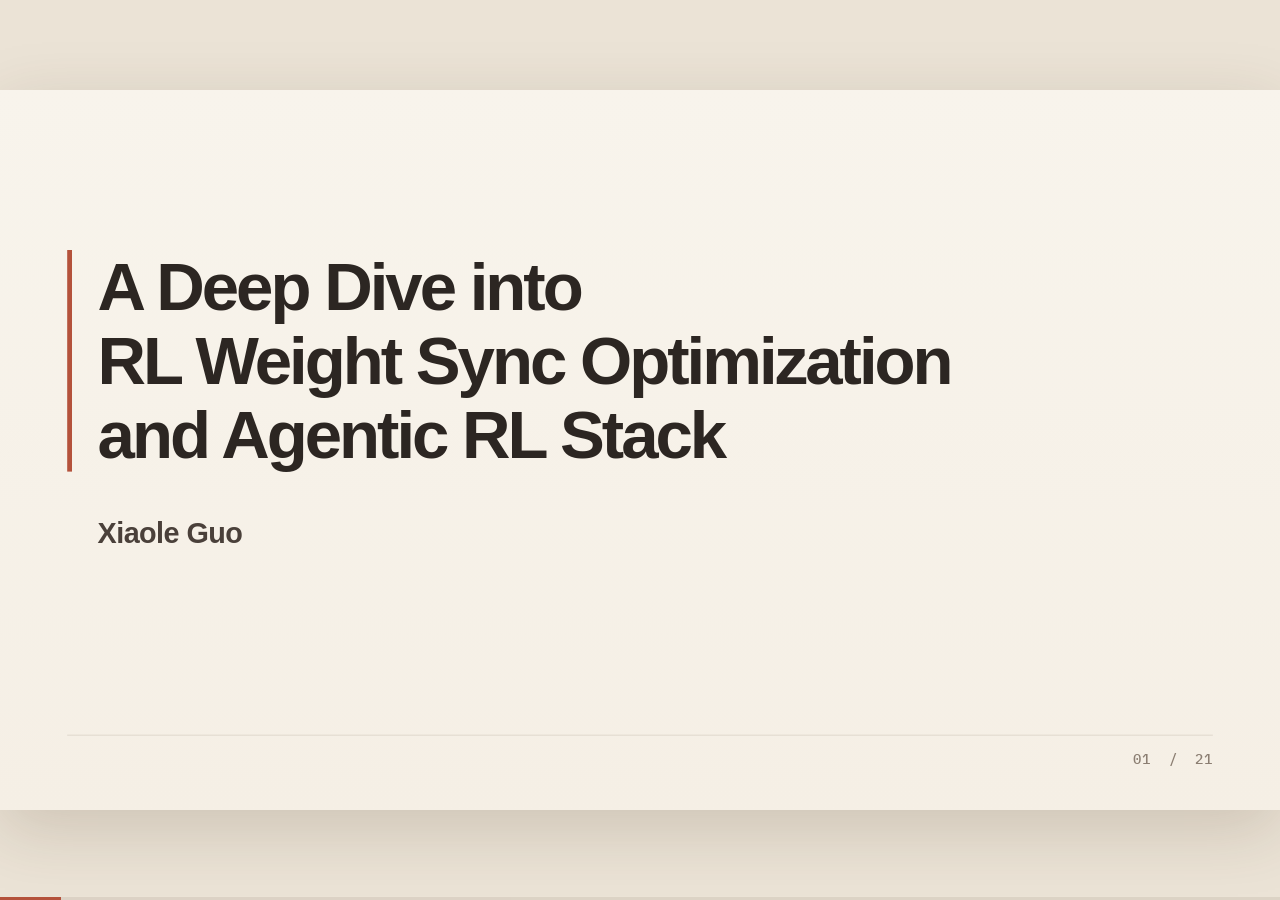
<file: past-project-take-home-slide/index.html>
<!doctype html>
<html lang="en">
  <head>
    <meta charset="UTF-8" />
    <meta name="viewport" content="width=device-width, initial-scale=1.0" />
    <meta name="theme-color" content="#f6f1e8" />
    <title>Xiaole Guo — Projects</title>
    <link rel="preconnect" href="https://fonts.googleapis.com" />
    <link rel="preconnect" href="https://fonts.gstatic.com" crossorigin />
    <link href="https://fonts.googleapis.com/css2?family=IBM+Plex+Mono:wght@400;500;600&display=swap" rel="stylesheet" />
    <link rel="stylesheet" href="styles.css" />
  </head>
  <body>
    <main id="deck" aria-label="Xiaole Guo presentation">
      <!-- ============================== Cover ============================== -->
      <section class="slide cover is-active" aria-label="Cover">
        <div class="cover-copy">
          <h1>
            <span>A Deep Dive into</span>
            <span>RL Weight Sync Optimization</span>
            <span>and Agentic RL Stack</span>
          </h1>
          <p class="cover-author">Xiaole Guo</p>
        </div>
        <footer class="cover-footer">
          <p class="page-number"></p>
        </footer>
      </section>

      <!-- ============================== 01 · About me ============================== -->
      <section class="slide about" aria-label="About me">
        <p class="kicker">SELF INTRODUCTION</p>

        <div class="about-hero">
          <h1>Xiaole Guo</h1>
        </div>

        <div class="about-grid">
          <section class="about-card card-education">
            <h3>Education</h3>
            <ul>
              <li>
                <strong>Carnegie Mellon University</strong>
                <span>Master, Computer Systems</span>
              </li>
              <li>
                <strong>The University of Hong Kong</strong>
                <span>Bachelor, Computer Science</span>
              </li>
            </ul>
          </section>

          <section class="about-card card-industry">
            <h3>Industry</h3>
            <ul>
              <li>
                <strong>ByteDance Seed</strong>
                <span>Infra-Training Team · Intern</span>
              </li>
              <li>
                <strong>Apple</strong>
                <span>Machine Learning Engineer Intern</span>
              </li>
            </ul>
          </section>

          <section class="about-card card-oss">
            <h3>Open-Source Contributions</h3>
            <div class="oss-list">
              <div class="oss-chip"><strong>miles</strong></div>
              <div class="oss-chip"><strong>slime</strong></div>
              <div class="oss-chip"><strong>verl</strong></div>
              <div class="oss-chip"><strong>SGLang</strong></div>
            </div>
          </section>
        </div>

        <footer class="about-footer">
          <div class="contact-row">
            <a class="contact" href="https://www.linkedin.com/in/gxlvera/" target="_blank" rel="noreferrer">
              <svg viewBox="0 0 24 24" aria-hidden="true">
                <rect x="2.5" y="2.5" width="19" height="19" rx="3" fill="currentColor"></rect>
                <circle cx="7.4" cy="8" r="1.45" fill="#ffffff"></circle>
                <path d="M6.15 10.3h2.5v7.55h-2.5zM10.45 10.3h2.4v1.03c.72-.85 1.65-1.3 2.8-1.3 2.12 0 3.2 1.28 3.2 3.82v4h-2.5v-3.7c0-1.35-.44-2.02-1.34-2.02-1.08 0-1.62.76-1.62 2.28v3.44h-2.5v-7.55z" fill="#ffffff"></path>
              </svg>
              linkedin.com/in/gxlvera
            </a>
            <a class="contact" href="https://x.com/gxlvera" target="_blank" rel="noreferrer">
              <svg viewBox="0 0 24 24" fill="currentColor" aria-hidden="true">
                <path d="M4.2 3h4.55l4.17 5.57L17.84 3H20l-6.08 7.15L20.5 21h-4.55l-4.62-6.17L6.08 21H3.9l6.43-7.56L4.2 3Zm3.48 1.7 9.12 14.6h1.9L9.58 4.7h-1.9Z"></path>
              </svg>
              gxlvera
            </a>
            <a class="contact" href="mailto:xiaoleg@andrew.cmu.edu">
              <svg viewBox="0 0 24 24" fill="none" aria-hidden="true">
                <rect x="2.5" y="4.5" width="19" height="15" rx="2.5" stroke="currentColor" stroke-width="2"></rect>
                <path d="m4 7 8 6 8-6" stroke="currentColor" stroke-width="2" stroke-linecap="round" stroke-linejoin="round"></path>
              </svg>
              xiaoleg@andrew.cmu.edu
            </a>
          </div>
          <p class="page-number"></p>
        </footer>
      </section>

      <!-- ============================== 02 · Outline ============================== -->
      <section class="slide content outline" aria-label="Outline">
        <header class="slide-header">
          <p class="section-label"></p>
          <div class="slide-title">
            <p class="eyebrow">Today's talk</p>
            <h2>Outline</h2>
          </div>
          <p class="page-number"></p>
        </header>

        <div class="outline-list">
          <section class="outline-item part-1">
            <span class="outline-num">01</span>
            <div>
              <p class="outline-kicker">Part 1 · Past project</p>
              <h3>Delta Weight Synchronization for verl</h3>
              <p class="outline-sub">Speed up weight synchronization in the RL pipeline through sparse weight updates</p>
            </div>
          </section>

          <section class="outline-item part-2">
            <span class="outline-num">02</span>
            <div>
              <p class="outline-kicker">Part 2 · Take-home</p>
              <h3>Trajectory Representation and Tokenization</h3>
              <p class="outline-sub">for multi-turn agentic RL at scale</p>
            </div>
          </section>
        </div>
      </section>

      <!-- ============================== 03 · Delta sync: motivation ============================== -->
      <section class="slide content wsync" aria-label="Delta weight sync: motivation">
        <header class="slide-header">
          <p class="section-label">01</p>
          <div class="slide-title">
            <p class="eyebrow">Part 1 · Delta Weight Sync for verl</p>
            <h2>Motivation: Weight Sync in RL Could Be a Bottleneck</h2>
          </div>
          <p class="page-number"></p>
        </header>

        <div class="wsync-row">
          <svg class="rl-loop" viewBox="0 0 760 220" role="img" aria-label="The trainer syncs updated weights to the rollout engine">
            <defs>
              <marker id="arrow-coral" markerUnits="userSpaceOnUse" markerWidth="18" markerHeight="18" refX="14" refY="9" orient="auto">
                <path d="M 0 1 L 16 9 L 0 17 Z" fill="#b4523b" />
              </marker>
            </defs>

            <rect class="loop-node" x="6" y="26" width="236" height="168" rx="10" />
            <text class="loop-tag" x="124" y="72" text-anchor="middle">POLICY UPDATE</text>
            <text class="loop-title" x="124" y="114" text-anchor="middle">Trainer</text>
            <text class="loop-sub" x="124" y="148" text-anchor="middle">FSDP / Megatron</text>

            <rect class="loop-node" x="518" y="26" width="236" height="168" rx="10" />
            <text class="loop-tag" x="636" y="72" text-anchor="middle">GENERATION</text>
            <text class="loop-title" x="636" y="114" text-anchor="middle">Rollout Engine</text>
            <text class="loop-sub" x="636" y="148" text-anchor="middle">SGLang / vLLM</text>

            <path class="loop-arrow-sync" d="M 244 110 H 514" marker-end="url(#arrow-coral)" />
            <rect class="sync-pill" x="310" y="93" width="140" height="34" rx="17" />
            <text class="sync-pill-text" x="380" y="115" text-anchor="middle">WEIGHT SYNC</text>
          </svg>

          <ul class="wsync-points">
            <li>
              <b>Default method:</b> payload is the full model
              <span class="point-sub">e.g. GLM-5: 744B params × 2 B (BF16) ≈ 1.5 TB per sync</span>
            </li>
          </ul>
        </div>

        <div class="wsync-panels">
          <section class="net-panel panel-fast" data-step="1">
            <p class="scenario">Scenario 1</p>
            <div class="panel-head">
              <h3>Training-Rollout in Same Cluster</h3>
            </div>

            <svg class="topo" viewBox="0 0 660 104" aria-hidden="true">
              <defs>
                <marker id="arrow-teal" markerUnits="userSpaceOnUse" markerWidth="20" markerHeight="20" refX="16" refY="10" orient="auto">
                  <path d="M 0 2 L 18 10 L 0 18 Z" fill="#1d5a57" />
                </marker>
              </defs>
              <rect class="topo-boundary fast" x="2" y="2" width="656" height="100" rx="12" />
              <rect class="topo-node" x="22" y="20" width="180" height="64" rx="8" />
              <text class="topo-text" x="112" y="59" text-anchor="middle">Trainer GPUs</text>
              <rect class="topo-node" x="458" y="20" width="180" height="64" rx="8" />
              <text class="topo-text" x="548" y="59" text-anchor="middle">Rollout GPUs</text>
              <line class="topo-link-fast" x1="204" y1="52" x2="446" y2="52" marker-end="url(#arrow-teal)" />
              <text class="topo-label" x="325" y="36" text-anchor="middle">RDMA</text>
            </svg>

            <div class="panel-bottom" data-step="2">
              <div class="panel-facts">
                <div><span>effective bandwidth</span><strong>~25 GB/s</strong></div>
                <div><span>sync 1.5 TB</span><strong>≈ 1 min</strong></div>
              </div>
              <div class="time-bar" style="--w: 1.1%"><i></i></div>
              <p class="panel-note">~1 min vs. tens of minutes per RL step → <b>not the bottleneck</b></p>
            </div>
          </section>

          <section class="net-panel panel-slow" data-step="3">
            <p class="scenario">Scenario 2</p>
            <div class="panel-head">
              <h3>External Rollout</h3>
            </div>

            <svg class="topo" viewBox="0 0 660 104" aria-hidden="true">
              <defs>
                <marker id="arrow-rust-sm" markerUnits="userSpaceOnUse" markerWidth="16" markerHeight="16" refX="13" refY="8" orient="auto">
                  <path d="M 0 2 L 14 8 L 0 14 Z" fill="#b4523b" />
                </marker>
              </defs>
              <rect class="topo-boundary" x="2" y="2" width="196" height="100" rx="12" />
              <rect class="topo-boundary slow" x="462" y="2" width="196" height="100" rx="12" />
              <rect class="topo-node" x="18" y="20" width="164" height="64" rx="8" />
              <text class="topo-text" x="100" y="50" text-anchor="middle">Training</text>
              <text class="topo-text" x="100" y="72" text-anchor="middle">cluster</text>
              <rect class="topo-node" x="478" y="20" width="164" height="64" rx="8" />
              <text class="topo-text" x="560" y="50" text-anchor="middle">Rollout fleet</text>
              <text class="topo-text small" x="560" y="72" text-anchor="middle">other DC / cloud</text>
              <line class="topo-link-slow" x1="200" y1="52" x2="452" y2="52" marker-end="url(#arrow-rust-sm)" />
              <text class="topo-label coral" x="326" y="36" text-anchor="middle">Ethernet / WAN / shared FS</text>
              <text class="topo-label sub" x="326" y="82" text-anchor="middle">no RDMA</text>
            </svg>

            <div class="panel-bottom" data-step="4">
              <div class="panel-facts">
                <div><span>effective bandwidth</span><strong>~300 MB/s</strong></div>
                <div><span>sync 1.5 TB</span><strong class="coral">≈ 83 min</strong></div>
              </div>
              <div class="time-bar" style="--w: 92%"><i></i></div>
              <p class="panel-note">→ <b>Rollout GPUs sit idle, or generation goes stale</b></p>
            </div>
          </section>
        </div>

      </section>

      <!-- ============================== 04 · Delta sync: sparsity ============================== -->
      <section class="slide content sparse" aria-label="Delta weight sync: weight updates are sparse">
        <header class="slide-header">
          <p class="section-label">01</p>
          <div class="slide-title">
            <p class="eyebrow">Part 1 · Delta Weight Sync for verl</p>
            <h2>Observation: RL Weight Updates Are Sparse</h2>
          </div>
          <p class="page-number"></p>
        </header>

        <section class="sparse-card setting-card">
          <p class="setting-label">Setting</p>
          <ul class="setting-list">
            <li><span>lr</span><b>1e-6</b></li>
            <li><span>rollout</span><b>low precision</b></li>
          </ul>
        </section>

        <section class="why-card" data-step="1">
          <h3><span>Why?</span> Low-precision rounding absorbs tiny updates</h3>
          <svg class="ulp-line" viewBox="0 0 620 150" role="img" aria-label="A weight w and the next representable value one ULP away; the rounding boundary sits at half an ULP; an update smaller than half an ULP stays below it and rounds back to w">
            <defs>
              <marker id="ulp-arrow" markerUnits="userSpaceOnUse" markerWidth="16" markerHeight="16" refX="14" refY="8" orient="auto"><path d="M 0 1 L 15 8 L 0 15 Z" fill="#1d5a57" /></marker>
            </defs>
            <line class="ulp-axis" x1="30" y1="90" x2="610" y2="90" />
            <line class="ulp-tick" x1="60" y1="72" x2="60" y2="108" />
            <line class="ulp-tick" x1="580" y1="72" x2="580" y2="108" />
            <line class="ulp-boundary" x1="320" y1="34" x2="320" y2="112" />
            <text class="ulp-bound-label" x="320" y="22" text-anchor="middle">½ ULP · rounding boundary</text>
            <line class="ulp-step" x1="60" y1="90" x2="210" y2="90" marker-end="url(#ulp-arrow)" />
            <text class="ulp-step-label" x="70" y="62">update &lt; ½ ULP</text>
            <text class="ulp-tick-label" x="60" y="142" text-anchor="middle">w</text>
            <text class="ulp-step-label" x="90" y="142">→ rounds back to w</text>
            <text class="ulp-tick-label" x="612" y="142" text-anchor="end">w + 1 ULP</text>
          </svg>
        </section>

        <section class="evidence-card">
          <div class="evidence-head">
            <h3>Measured across systems</h3>
            <span>changed / step</span>
          </div>
          <ol class="evidence-list">
            <li>
              <div><strong>PULSE</strong></div>
              <em>~1%</em>
            </li>
            <li>
              <div><strong>SparrowRL</strong></div>
              <em>~1%</em>
            </li>
            <li>
              <div><strong>Fireworks</strong></div>
              <em>&lt;2%</em>
            </li>
            <li>
              <div><strong>SparseRL-Sync</strong></div>
              <em>&lt;1%</em>
            </li>
          </ol>
        </section>

        <section class="implication-card" data-step="2">
          <p class="impl-lead"><span>→</span> Send only the <b>changed weights</b>.</p>
          <div class="impl-bars">
            <div class="impl-row">
              <span class="impl-name">Full</span>
              <div class="impl-track"><i class="impl-full"></i></div>
              <span class="impl-val">1.5 TB · ~83 min</span>
            </div>
            <div class="impl-row">
              <span class="impl-name">Delta</span>
              <div class="impl-track"><i class="impl-delta"></i></div>
              <span class="impl-val delta">60–90 GB · 3–5 min</span>
            </div>
          </div>
          <p class="impl-foot"><b>Lossless:</b> rollout overwrites exact bytes, so no drift.</p>
        </section>
      </section>
      <!-- ============================== 05 · Delta representation ============================== -->
      <section class="slide content repr" aria-label="Delta representation: one parameter from encode to load">
        <header class="slide-header">
          <p class="section-label">01</p>
          <div class="slide-title">
            <p class="eyebrow">Part 1 · Delta Weight Sync for verl</p>
            <h2>Representing the Delta Param</h2>
          </div>
          <p class="page-number"></p>
        </header>

        <section class="rep-card rep-send">
          <p class="rep-label"><span>1</span>How to represent each changed parameter?</p>
          <div class="send-chips"><span>HF param name</span><i>+</i><span>flat index</span><i>+</i><span class="new">new value</span></div>
          <table class="send-table">
            <thead><tr><th colspan="2">model.layers.3.mlp.down_proj.weight</th></tr><tr><th>flat index</th><th>new value (bf16)</th></tr></thead>
            <tbody>
              <tr><td>64</td><td>0x3C22</td></tr>
              <tr><td>1,207</td><td>0xBC0F</td></tr>
              <tr><td>90,113</td><td>0x3B9A</td></tr>
            </tbody>
          </table>
          <p class="send-note" data-step="1">Coordinates refer to the full tensor, so neither side's sharding appears in the format.</p>
          <div class="send-idem" data-step="2">
            <p class="send-idem-title">We send the <b>new value</b>, not the diff → <b class="ok">idempotent</b></p>
            <table class="idem-mini">
              <thead><tr><th></th><th>apply once</th><th>apply twice</th></tr></thead>
              <tbody>
                <tr class="add"><td>w ← w + Δ</td><td>w + Δ <i class="ok">✓</i></td><td>w + 2Δ <i class="no">✗</i></td></tr>
                <tr class="set"><td>w ← new</td><td>new <i class="ok">✓</i></td><td>new <i class="ok">✓</i></td></tr>
              </tbody>
            </table>
          </div>
        </section>

        <i class="rep-arrow right a1" data-step="3"></i>

        <section class="rep-card rep-recon" data-step="3">
          <p class="rep-label teal"><span>2</span>Rollout engine: reconstruct the full tensor</p>
          <svg class="recon-svg" viewBox="0 0 430 220" role="img" aria-label="A full-shape tensor filled with NaN except the three changed entries">
              <rect class="cell nan" x="10" y="10" width="22" height="22" rx="2" />
              <rect class="cell nan" x="36" y="10" width="22" height="22" rx="2" />
              <rect class="cell nan" x="62" y="10" width="22" height="22" rx="2" />
              <rect class="cell nan" x="88" y="10" width="22" height="22" rx="2" />
              <rect class="cell nan" x="114" y="10" width="22" height="22" rx="2" />
              <rect class="cell nan" x="140" y="10" width="22" height="22" rx="2" />
              <rect class="cell nan" x="166" y="10" width="22" height="22" rx="2" />
              <rect class="cell nan" x="192" y="10" width="22" height="22" rx="2" />
              <rect class="cell nan" x="218" y="10" width="22" height="22" rx="2" />
              <rect class="cell nan" x="244" y="10" width="22" height="22" rx="2" />
              <rect class="cell nan" x="270" y="10" width="22" height="22" rx="2" />
              <rect class="cell nan" x="296" y="10" width="22" height="22" rx="2" />
              <rect class="cell nan" x="322" y="10" width="22" height="22" rx="2" />
              <rect class="cell nan" x="348" y="10" width="22" height="22" rx="2" />
              <rect class="cell nan" x="374" y="10" width="22" height="22" rx="2" />
              <rect class="cell nan" x="400" y="10" width="22" height="22" rx="2" />
              <rect class="cell nan" x="10" y="36" width="22" height="22" rx="2" />
              <rect class="cell nan" x="36" y="36" width="22" height="22" rx="2" />
              <rect class="cell nan" x="62" y="36" width="22" height="22" rx="2" />
              <rect class="cell hit" x="88" y="36" width="22" height="22" rx="2" />
              <rect class="cell nan" x="114" y="36" width="22" height="22" rx="2" />
              <rect class="cell nan" x="140" y="36" width="22" height="22" rx="2" />
              <rect class="cell nan" x="166" y="36" width="22" height="22" rx="2" />
              <rect class="cell nan" x="192" y="36" width="22" height="22" rx="2" />
              <rect class="cell nan" x="218" y="36" width="22" height="22" rx="2" />
              <rect class="cell nan" x="244" y="36" width="22" height="22" rx="2" />
              <rect class="cell nan" x="270" y="36" width="22" height="22" rx="2" />
              <rect class="cell nan" x="296" y="36" width="22" height="22" rx="2" />
              <rect class="cell nan" x="322" y="36" width="22" height="22" rx="2" />
              <rect class="cell nan" x="348" y="36" width="22" height="22" rx="2" />
              <rect class="cell nan" x="374" y="36" width="22" height="22" rx="2" />
              <rect class="cell nan" x="400" y="36" width="22" height="22" rx="2" />
              <rect class="cell nan" x="10" y="62" width="22" height="22" rx="2" />
              <rect class="cell nan" x="36" y="62" width="22" height="22" rx="2" />
              <rect class="cell nan" x="62" y="62" width="22" height="22" rx="2" />
              <rect class="cell nan" x="88" y="62" width="22" height="22" rx="2" />
              <rect class="cell nan" x="114" y="62" width="22" height="22" rx="2" />
              <rect class="cell nan" x="140" y="62" width="22" height="22" rx="2" />
              <rect class="cell nan" x="166" y="62" width="22" height="22" rx="2" />
              <rect class="cell nan" x="192" y="62" width="22" height="22" rx="2" />
              <rect class="cell nan" x="218" y="62" width="22" height="22" rx="2" />
              <rect class="cell nan" x="244" y="62" width="22" height="22" rx="2" />
              <rect class="cell nan" x="270" y="62" width="22" height="22" rx="2" />
              <rect class="cell nan" x="296" y="62" width="22" height="22" rx="2" />
              <rect class="cell nan" x="322" y="62" width="22" height="22" rx="2" />
              <rect class="cell nan" x="348" y="62" width="22" height="22" rx="2" />
              <rect class="cell nan" x="374" y="62" width="22" height="22" rx="2" />
              <rect class="cell nan" x="400" y="62" width="22" height="22" rx="2" />
              <rect class="cell nan" x="10" y="88" width="22" height="22" rx="2" />
              <rect class="cell nan" x="36" y="88" width="22" height="22" rx="2" />
              <rect class="cell nan" x="62" y="88" width="22" height="22" rx="2" />
              <rect class="cell nan" x="88" y="88" width="22" height="22" rx="2" />
              <rect class="cell nan" x="114" y="88" width="22" height="22" rx="2" />
              <rect class="cell nan" x="140" y="88" width="22" height="22" rx="2" />
              <rect class="cell nan" x="166" y="88" width="22" height="22" rx="2" />
              <rect class="cell nan" x="192" y="88" width="22" height="22" rx="2" />
              <rect class="cell nan" x="218" y="88" width="22" height="22" rx="2" />
              <rect class="cell nan" x="244" y="88" width="22" height="22" rx="2" />
              <rect class="cell nan" x="270" y="88" width="22" height="22" rx="2" />
              <rect class="cell nan" x="296" y="88" width="22" height="22" rx="2" />
              <rect class="cell nan" x="322" y="88" width="22" height="22" rx="2" />
              <rect class="cell nan" x="348" y="88" width="22" height="22" rx="2" />
              <rect class="cell nan" x="374" y="88" width="22" height="22" rx="2" />
              <rect class="cell nan" x="400" y="88" width="22" height="22" rx="2" />
              <rect class="cell nan" x="10" y="114" width="22" height="22" rx="2" />
              <rect class="cell nan" x="36" y="114" width="22" height="22" rx="2" />
              <rect class="cell nan" x="62" y="114" width="22" height="22" rx="2" />
              <rect class="cell nan" x="88" y="114" width="22" height="22" rx="2" />
              <rect class="cell nan" x="114" y="114" width="22" height="22" rx="2" />
              <rect class="cell nan" x="140" y="114" width="22" height="22" rx="2" />
              <rect class="cell nan" x="166" y="114" width="22" height="22" rx="2" />
              <rect class="cell nan" x="192" y="114" width="22" height="22" rx="2" />
              <rect class="cell nan" x="218" y="114" width="22" height="22" rx="2" />
              <rect class="cell nan" x="244" y="114" width="22" height="22" rx="2" />
              <rect class="cell nan" x="270" y="114" width="22" height="22" rx="2" />
              <rect class="cell nan" x="296" y="114" width="22" height="22" rx="2" />
              <rect class="cell hit" x="322" y="114" width="22" height="22" rx="2" />
              <rect class="cell nan" x="348" y="114" width="22" height="22" rx="2" />
              <rect class="cell nan" x="374" y="114" width="22" height="22" rx="2" />
              <rect class="cell nan" x="400" y="114" width="22" height="22" rx="2" />
              <rect class="cell nan" x="10" y="140" width="22" height="22" rx="2" />
              <rect class="cell nan" x="36" y="140" width="22" height="22" rx="2" />
              <rect class="cell nan" x="62" y="140" width="22" height="22" rx="2" />
              <rect class="cell nan" x="88" y="140" width="22" height="22" rx="2" />
              <rect class="cell nan" x="114" y="140" width="22" height="22" rx="2" />
              <rect class="cell nan" x="140" y="140" width="22" height="22" rx="2" />
              <rect class="cell nan" x="166" y="140" width="22" height="22" rx="2" />
              <rect class="cell nan" x="192" y="140" width="22" height="22" rx="2" />
              <rect class="cell nan" x="218" y="140" width="22" height="22" rx="2" />
              <rect class="cell nan" x="244" y="140" width="22" height="22" rx="2" />
              <rect class="cell nan" x="270" y="140" width="22" height="22" rx="2" />
              <rect class="cell nan" x="296" y="140" width="22" height="22" rx="2" />
              <rect class="cell nan" x="322" y="140" width="22" height="22" rx="2" />
              <rect class="cell nan" x="348" y="140" width="22" height="22" rx="2" />
              <rect class="cell nan" x="374" y="140" width="22" height="22" rx="2" />
              <rect class="cell nan" x="400" y="140" width="22" height="22" rx="2" />
              <rect class="cell nan" x="10" y="166" width="22" height="22" rx="2" />
              <rect class="cell nan" x="36" y="166" width="22" height="22" rx="2" />
              <rect class="cell nan" x="62" y="166" width="22" height="22" rx="2" />
              <rect class="cell nan" x="88" y="166" width="22" height="22" rx="2" />
              <rect class="cell nan" x="114" y="166" width="22" height="22" rx="2" />
              <rect class="cell nan" x="140" y="166" width="22" height="22" rx="2" />
              <rect class="cell nan" x="166" y="166" width="22" height="22" rx="2" />
              <rect class="cell hit" x="192" y="166" width="22" height="22" rx="2" />
              <rect class="cell nan" x="218" y="166" width="22" height="22" rx="2" />
              <rect class="cell nan" x="244" y="166" width="22" height="22" rx="2" />
              <rect class="cell nan" x="270" y="166" width="22" height="22" rx="2" />
              <rect class="cell nan" x="296" y="166" width="22" height="22" rx="2" />
              <rect class="cell nan" x="322" y="166" width="22" height="22" rx="2" />
              <rect class="cell nan" x="348" y="166" width="22" height="22" rx="2" />
              <rect class="cell nan" x="374" y="166" width="22" height="22" rx="2" />
              <rect class="cell nan" x="400" y="166" width="22" height="22" rx="2" />
              <rect class="cell nan" x="10" y="192" width="22" height="22" rx="2" />
              <rect class="cell nan" x="36" y="192" width="22" height="22" rx="2" />
              <rect class="cell nan" x="62" y="192" width="22" height="22" rx="2" />
              <rect class="cell nan" x="88" y="192" width="22" height="22" rx="2" />
              <rect class="cell nan" x="114" y="192" width="22" height="22" rx="2" />
              <rect class="cell nan" x="140" y="192" width="22" height="22" rx="2" />
              <rect class="cell nan" x="166" y="192" width="22" height="22" rx="2" />
              <rect class="cell nan" x="192" y="192" width="22" height="22" rx="2" />
              <rect class="cell nan" x="218" y="192" width="22" height="22" rx="2" />
              <rect class="cell nan" x="244" y="192" width="22" height="22" rx="2" />
              <rect class="cell nan" x="270" y="192" width="22" height="22" rx="2" />
              <rect class="cell nan" x="296" y="192" width="22" height="22" rx="2" />
              <rect class="cell nan" x="322" y="192" width="22" height="22" rx="2" />
              <rect class="cell nan" x="348" y="192" width="22" height="22" rx="2" />
              <rect class="cell nan" x="374" y="192" width="22" height="22" rx="2" />
              <rect class="cell nan" x="400" y="192" width="22" height="22" rx="2" />
          </svg>
          <p class="rep-caption"><code>torch.full(shape, NaN)</code> + <code>index_copy_(idx, values)</code><br />NaN = unchanged</p>
        </section>

        <i class="rep-arrow down a2" data-step="4"></i>

        <section class="rep-card rep-load" data-step="4">
          <p class="rep-label teal"><span>3</span>Rollout engine: load weights</p>
          <svg class="load-svg" viewBox="0 0 520 200" role="img" aria-label="SGLang's own load_weights splits the NaN tensor by columns into TP shards; a patched copy writes only non-NaN entries">
              <rect class="cell nan" x="0" y="22" width="9" height="9" rx="2" />
              <rect class="cell nan" x="11" y="22" width="9" height="9" rx="2" />
              <rect class="cell nan" x="22" y="22" width="9" height="9" rx="2" />
              <rect class="cell nan" x="33" y="22" width="9" height="9" rx="2" />
              <rect class="cell nan" x="44" y="22" width="9" height="9" rx="2" />
              <rect class="cell nan" x="55" y="22" width="9" height="9" rx="2" />
              <rect class="cell nan" x="66" y="22" width="9" height="9" rx="2" />
              <rect class="cell nan" x="77" y="22" width="9" height="9" rx="2" />
              <rect class="cell nan" x="88" y="22" width="9" height="9" rx="2" />
              <rect class="cell nan" x="99" y="22" width="9" height="9" rx="2" />
              <rect class="cell nan" x="110" y="22" width="9" height="9" rx="2" />
              <rect class="cell nan" x="121" y="22" width="9" height="9" rx="2" />
              <rect class="cell nan" x="132" y="22" width="9" height="9" rx="2" />
              <rect class="cell nan" x="143" y="22" width="9" height="9" rx="2" />
              <rect class="cell nan" x="154" y="22" width="9" height="9" rx="2" />
              <rect class="cell nan" x="165" y="22" width="9" height="9" rx="2" />
              <rect class="cell nan" x="0" y="33" width="9" height="9" rx="2" />
              <rect class="cell nan" x="11" y="33" width="9" height="9" rx="2" />
              <rect class="cell nan" x="22" y="33" width="9" height="9" rx="2" />
              <rect class="cell hit" x="33" y="33" width="9" height="9" rx="2" />
              <rect class="cell nan" x="44" y="33" width="9" height="9" rx="2" />
              <rect class="cell nan" x="55" y="33" width="9" height="9" rx="2" />
              <rect class="cell nan" x="66" y="33" width="9" height="9" rx="2" />
              <rect class="cell nan" x="77" y="33" width="9" height="9" rx="2" />
              <rect class="cell nan" x="88" y="33" width="9" height="9" rx="2" />
              <rect class="cell nan" x="99" y="33" width="9" height="9" rx="2" />
              <rect class="cell nan" x="110" y="33" width="9" height="9" rx="2" />
              <rect class="cell nan" x="121" y="33" width="9" height="9" rx="2" />
              <rect class="cell nan" x="132" y="33" width="9" height="9" rx="2" />
              <rect class="cell nan" x="143" y="33" width="9" height="9" rx="2" />
              <rect class="cell nan" x="154" y="33" width="9" height="9" rx="2" />
              <rect class="cell nan" x="165" y="33" width="9" height="9" rx="2" />
              <rect class="cell nan" x="0" y="44" width="9" height="9" rx="2" />
              <rect class="cell nan" x="11" y="44" width="9" height="9" rx="2" />
              <rect class="cell nan" x="22" y="44" width="9" height="9" rx="2" />
              <rect class="cell nan" x="33" y="44" width="9" height="9" rx="2" />
              <rect class="cell nan" x="44" y="44" width="9" height="9" rx="2" />
              <rect class="cell nan" x="55" y="44" width="9" height="9" rx="2" />
              <rect class="cell nan" x="66" y="44" width="9" height="9" rx="2" />
              <rect class="cell nan" x="77" y="44" width="9" height="9" rx="2" />
              <rect class="cell nan" x="88" y="44" width="9" height="9" rx="2" />
              <rect class="cell nan" x="99" y="44" width="9" height="9" rx="2" />
              <rect class="cell nan" x="110" y="44" width="9" height="9" rx="2" />
              <rect class="cell nan" x="121" y="44" width="9" height="9" rx="2" />
              <rect class="cell nan" x="132" y="44" width="9" height="9" rx="2" />
              <rect class="cell nan" x="143" y="44" width="9" height="9" rx="2" />
              <rect class="cell nan" x="154" y="44" width="9" height="9" rx="2" />
              <rect class="cell nan" x="165" y="44" width="9" height="9" rx="2" />
              <rect class="cell nan" x="0" y="55" width="9" height="9" rx="2" />
              <rect class="cell nan" x="11" y="55" width="9" height="9" rx="2" />
              <rect class="cell nan" x="22" y="55" width="9" height="9" rx="2" />
              <rect class="cell nan" x="33" y="55" width="9" height="9" rx="2" />
              <rect class="cell nan" x="44" y="55" width="9" height="9" rx="2" />
              <rect class="cell nan" x="55" y="55" width="9" height="9" rx="2" />
              <rect class="cell nan" x="66" y="55" width="9" height="9" rx="2" />
              <rect class="cell nan" x="77" y="55" width="9" height="9" rx="2" />
              <rect class="cell nan" x="88" y="55" width="9" height="9" rx="2" />
              <rect class="cell nan" x="99" y="55" width="9" height="9" rx="2" />
              <rect class="cell nan" x="110" y="55" width="9" height="9" rx="2" />
              <rect class="cell nan" x="121" y="55" width="9" height="9" rx="2" />
              <rect class="cell nan" x="132" y="55" width="9" height="9" rx="2" />
              <rect class="cell nan" x="143" y="55" width="9" height="9" rx="2" />
              <rect class="cell nan" x="154" y="55" width="9" height="9" rx="2" />
              <rect class="cell nan" x="165" y="55" width="9" height="9" rx="2" />
              <rect class="cell nan" x="0" y="66" width="9" height="9" rx="2" />
              <rect class="cell nan" x="11" y="66" width="9" height="9" rx="2" />
              <rect class="cell nan" x="22" y="66" width="9" height="9" rx="2" />
              <rect class="cell nan" x="33" y="66" width="9" height="9" rx="2" />
              <rect class="cell nan" x="44" y="66" width="9" height="9" rx="2" />
              <rect class="cell nan" x="55" y="66" width="9" height="9" rx="2" />
              <rect class="cell nan" x="66" y="66" width="9" height="9" rx="2" />
              <rect class="cell nan" x="77" y="66" width="9" height="9" rx="2" />
              <rect class="cell nan" x="88" y="66" width="9" height="9" rx="2" />
              <rect class="cell nan" x="99" y="66" width="9" height="9" rx="2" />
              <rect class="cell nan" x="110" y="66" width="9" height="9" rx="2" />
              <rect class="cell nan" x="121" y="66" width="9" height="9" rx="2" />
              <rect class="cell hit" x="132" y="66" width="9" height="9" rx="2" />
              <rect class="cell nan" x="143" y="66" width="9" height="9" rx="2" />
              <rect class="cell nan" x="154" y="66" width="9" height="9" rx="2" />
              <rect class="cell nan" x="165" y="66" width="9" height="9" rx="2" />
              <rect class="cell nan" x="0" y="77" width="9" height="9" rx="2" />
              <rect class="cell nan" x="11" y="77" width="9" height="9" rx="2" />
              <rect class="cell nan" x="22" y="77" width="9" height="9" rx="2" />
              <rect class="cell nan" x="33" y="77" width="9" height="9" rx="2" />
              <rect class="cell nan" x="44" y="77" width="9" height="9" rx="2" />
              <rect class="cell nan" x="55" y="77" width="9" height="9" rx="2" />
              <rect class="cell nan" x="66" y="77" width="9" height="9" rx="2" />
              <rect class="cell nan" x="77" y="77" width="9" height="9" rx="2" />
              <rect class="cell nan" x="88" y="77" width="9" height="9" rx="2" />
              <rect class="cell nan" x="99" y="77" width="9" height="9" rx="2" />
              <rect class="cell nan" x="110" y="77" width="9" height="9" rx="2" />
              <rect class="cell nan" x="121" y="77" width="9" height="9" rx="2" />
              <rect class="cell nan" x="132" y="77" width="9" height="9" rx="2" />
              <rect class="cell nan" x="143" y="77" width="9" height="9" rx="2" />
              <rect class="cell nan" x="154" y="77" width="9" height="9" rx="2" />
              <rect class="cell nan" x="165" y="77" width="9" height="9" rx="2" />
              <rect class="cell nan" x="0" y="88" width="9" height="9" rx="2" />
              <rect class="cell nan" x="11" y="88" width="9" height="9" rx="2" />
              <rect class="cell nan" x="22" y="88" width="9" height="9" rx="2" />
              <rect class="cell nan" x="33" y="88" width="9" height="9" rx="2" />
              <rect class="cell nan" x="44" y="88" width="9" height="9" rx="2" />
              <rect class="cell nan" x="55" y="88" width="9" height="9" rx="2" />
              <rect class="cell nan" x="66" y="88" width="9" height="9" rx="2" />
              <rect class="cell hit" x="77" y="88" width="9" height="9" rx="2" />
              <rect class="cell nan" x="88" y="88" width="9" height="9" rx="2" />
              <rect class="cell nan" x="99" y="88" width="9" height="9" rx="2" />
              <rect class="cell nan" x="110" y="88" width="9" height="9" rx="2" />
              <rect class="cell nan" x="121" y="88" width="9" height="9" rx="2" />
              <rect class="cell nan" x="132" y="88" width="9" height="9" rx="2" />
              <rect class="cell nan" x="143" y="88" width="9" height="9" rx="2" />
              <rect class="cell nan" x="154" y="88" width="9" height="9" rx="2" />
              <rect class="cell nan" x="165" y="88" width="9" height="9" rx="2" />
              <rect class="cell nan" x="0" y="99" width="9" height="9" rx="2" />
              <rect class="cell nan" x="11" y="99" width="9" height="9" rx="2" />
              <rect class="cell nan" x="22" y="99" width="9" height="9" rx="2" />
              <rect class="cell nan" x="33" y="99" width="9" height="9" rx="2" />
              <rect class="cell nan" x="44" y="99" width="9" height="9" rx="2" />
              <rect class="cell nan" x="55" y="99" width="9" height="9" rx="2" />
              <rect class="cell nan" x="66" y="99" width="9" height="9" rx="2" />
              <rect class="cell nan" x="77" y="99" width="9" height="9" rx="2" />
              <rect class="cell nan" x="88" y="99" width="9" height="9" rx="2" />
              <rect class="cell nan" x="99" y="99" width="9" height="9" rx="2" />
              <rect class="cell nan" x="110" y="99" width="9" height="9" rx="2" />
              <rect class="cell nan" x="121" y="99" width="9" height="9" rx="2" />
              <rect class="cell nan" x="132" y="99" width="9" height="9" rx="2" />
              <rect class="cell nan" x="143" y="99" width="9" height="9" rx="2" />
              <rect class="cell nan" x="154" y="99" width="9" height="9" rx="2" />
              <rect class="cell nan" x="165" y="99" width="9" height="9" rx="2" />
              <line class="tp-cut" x1="87" y1="16" x2="87" y2="116" />
              <text class="load-box-sub" x="87" y="138" text-anchor="middle">split by columns</text>
              <line class="load-arrow" x1="186" y1="66" x2="214" y2="66" />
              <path class="load-head" d="M 210 60 L 220 66 L 210 72 Z" />
              <rect class="load-box" x="224" y="34" width="150" height="64" rx="10" />
              <text class="load-box-text" x="299" y="73" text-anchor="middle">load_weights</text>
              <text class="load-box-sub" x="299" y="124" text-anchor="middle">TP split · fuse</text>
              <text class="load-box-sub teal" x="299" y="146" text-anchor="middle">unchanged</text>
              <line class="load-arrow" x1="376" y1="50" x2="392" y2="40" />
              <line class="load-arrow" x1="376" y1="82" x2="392" y2="150" />
              <rect class="cell keep" x="400" y="0" width="9" height="9" rx="2" />
              <rect class="cell keep" x="411" y="0" width="9" height="9" rx="2" />
              <rect class="cell keep" x="422" y="0" width="9" height="9" rx="2" />
              <rect class="cell keep" x="433" y="0" width="9" height="9" rx="2" />
              <rect class="cell keep" x="444" y="0" width="9" height="9" rx="2" />
              <rect class="cell keep" x="455" y="0" width="9" height="9" rx="2" />
              <rect class="cell keep" x="466" y="0" width="9" height="9" rx="2" />
              <rect class="cell keep" x="477" y="0" width="9" height="9" rx="2" />
              <rect class="cell keep" x="400" y="11" width="9" height="9" rx="2" />
              <rect class="cell keep" x="411" y="11" width="9" height="9" rx="2" />
              <rect class="cell keep" x="422" y="11" width="9" height="9" rx="2" />
              <rect class="cell hit" x="433" y="11" width="9" height="9" rx="2" />
              <rect class="cell keep" x="444" y="11" width="9" height="9" rx="2" />
              <rect class="cell keep" x="455" y="11" width="9" height="9" rx="2" />
              <rect class="cell keep" x="466" y="11" width="9" height="9" rx="2" />
              <rect class="cell keep" x="477" y="11" width="9" height="9" rx="2" />
              <rect class="cell keep" x="400" y="22" width="9" height="9" rx="2" />
              <rect class="cell keep" x="411" y="22" width="9" height="9" rx="2" />
              <rect class="cell keep" x="422" y="22" width="9" height="9" rx="2" />
              <rect class="cell keep" x="433" y="22" width="9" height="9" rx="2" />
              <rect class="cell keep" x="444" y="22" width="9" height="9" rx="2" />
              <rect class="cell keep" x="455" y="22" width="9" height="9" rx="2" />
              <rect class="cell keep" x="466" y="22" width="9" height="9" rx="2" />
              <rect class="cell keep" x="477" y="22" width="9" height="9" rx="2" />
              <rect class="cell keep" x="400" y="33" width="9" height="9" rx="2" />
              <rect class="cell keep" x="411" y="33" width="9" height="9" rx="2" />
              <rect class="cell keep" x="422" y="33" width="9" height="9" rx="2" />
              <rect class="cell keep" x="433" y="33" width="9" height="9" rx="2" />
              <rect class="cell keep" x="444" y="33" width="9" height="9" rx="2" />
              <rect class="cell keep" x="455" y="33" width="9" height="9" rx="2" />
              <rect class="cell keep" x="466" y="33" width="9" height="9" rx="2" />
              <rect class="cell keep" x="477" y="33" width="9" height="9" rx="2" />
              <rect class="cell keep" x="400" y="44" width="9" height="9" rx="2" />
              <rect class="cell keep" x="411" y="44" width="9" height="9" rx="2" />
              <rect class="cell keep" x="422" y="44" width="9" height="9" rx="2" />
              <rect class="cell keep" x="433" y="44" width="9" height="9" rx="2" />
              <rect class="cell keep" x="444" y="44" width="9" height="9" rx="2" />
              <rect class="cell keep" x="455" y="44" width="9" height="9" rx="2" />
              <rect class="cell keep" x="466" y="44" width="9" height="9" rx="2" />
              <rect class="cell keep" x="477" y="44" width="9" height="9" rx="2" />
              <rect class="cell keep" x="400" y="55" width="9" height="9" rx="2" />
              <rect class="cell keep" x="411" y="55" width="9" height="9" rx="2" />
              <rect class="cell keep" x="422" y="55" width="9" height="9" rx="2" />
              <rect class="cell keep" x="433" y="55" width="9" height="9" rx="2" />
              <rect class="cell keep" x="444" y="55" width="9" height="9" rx="2" />
              <rect class="cell keep" x="455" y="55" width="9" height="9" rx="2" />
              <rect class="cell keep" x="466" y="55" width="9" height="9" rx="2" />
              <rect class="cell keep" x="477" y="55" width="9" height="9" rx="2" />
              <rect class="cell keep" x="400" y="66" width="9" height="9" rx="2" />
              <rect class="cell keep" x="411" y="66" width="9" height="9" rx="2" />
              <rect class="cell keep" x="422" y="66" width="9" height="9" rx="2" />
              <rect class="cell keep" x="433" y="66" width="9" height="9" rx="2" />
              <rect class="cell keep" x="444" y="66" width="9" height="9" rx="2" />
              <rect class="cell keep" x="455" y="66" width="9" height="9" rx="2" />
              <rect class="cell keep" x="466" y="66" width="9" height="9" rx="2" />
              <rect class="cell hit" x="477" y="66" width="9" height="9" rx="2" />
              <rect class="cell keep" x="400" y="77" width="9" height="9" rx="2" />
              <rect class="cell keep" x="411" y="77" width="9" height="9" rx="2" />
              <rect class="cell keep" x="422" y="77" width="9" height="9" rx="2" />
              <rect class="cell keep" x="433" y="77" width="9" height="9" rx="2" />
              <rect class="cell keep" x="444" y="77" width="9" height="9" rx="2" />
              <rect class="cell keep" x="455" y="77" width="9" height="9" rx="2" />
              <rect class="cell keep" x="466" y="77" width="9" height="9" rx="2" />
              <rect class="cell keep" x="477" y="77" width="9" height="9" rx="2" />
              <rect class="cell keep" x="400" y="112" width="9" height="9" rx="2" />
              <rect class="cell keep" x="411" y="112" width="9" height="9" rx="2" />
              <rect class="cell keep" x="422" y="112" width="9" height="9" rx="2" />
              <rect class="cell keep" x="433" y="112" width="9" height="9" rx="2" />
              <rect class="cell keep" x="444" y="112" width="9" height="9" rx="2" />
              <rect class="cell keep" x="455" y="112" width="9" height="9" rx="2" />
              <rect class="cell keep" x="466" y="112" width="9" height="9" rx="2" />
              <rect class="cell keep" x="477" y="112" width="9" height="9" rx="2" />
              <rect class="cell keep" x="400" y="123" width="9" height="9" rx="2" />
              <rect class="cell keep" x="411" y="123" width="9" height="9" rx="2" />
              <rect class="cell keep" x="422" y="123" width="9" height="9" rx="2" />
              <rect class="cell keep" x="433" y="123" width="9" height="9" rx="2" />
              <rect class="cell keep" x="444" y="123" width="9" height="9" rx="2" />
              <rect class="cell keep" x="455" y="123" width="9" height="9" rx="2" />
              <rect class="cell keep" x="466" y="123" width="9" height="9" rx="2" />
              <rect class="cell keep" x="477" y="123" width="9" height="9" rx="2" />
              <rect class="cell keep" x="400" y="134" width="9" height="9" rx="2" />
              <rect class="cell keep" x="411" y="134" width="9" height="9" rx="2" />
              <rect class="cell keep" x="422" y="134" width="9" height="9" rx="2" />
              <rect class="cell keep" x="433" y="134" width="9" height="9" rx="2" />
              <rect class="cell keep" x="444" y="134" width="9" height="9" rx="2" />
              <rect class="cell keep" x="455" y="134" width="9" height="9" rx="2" />
              <rect class="cell keep" x="466" y="134" width="9" height="9" rx="2" />
              <rect class="cell keep" x="477" y="134" width="9" height="9" rx="2" />
              <rect class="cell keep" x="400" y="145" width="9" height="9" rx="2" />
              <rect class="cell keep" x="411" y="145" width="9" height="9" rx="2" />
              <rect class="cell keep" x="422" y="145" width="9" height="9" rx="2" />
              <rect class="cell keep" x="433" y="145" width="9" height="9" rx="2" />
              <rect class="cell keep" x="444" y="145" width="9" height="9" rx="2" />
              <rect class="cell keep" x="455" y="145" width="9" height="9" rx="2" />
              <rect class="cell keep" x="466" y="145" width="9" height="9" rx="2" />
              <rect class="cell keep" x="477" y="145" width="9" height="9" rx="2" />
              <rect class="cell keep" x="400" y="156" width="9" height="9" rx="2" />
              <rect class="cell keep" x="411" y="156" width="9" height="9" rx="2" />
              <rect class="cell keep" x="422" y="156" width="9" height="9" rx="2" />
              <rect class="cell keep" x="433" y="156" width="9" height="9" rx="2" />
              <rect class="cell hit" x="444" y="156" width="9" height="9" rx="2" />
              <rect class="cell keep" x="455" y="156" width="9" height="9" rx="2" />
              <rect class="cell keep" x="466" y="156" width="9" height="9" rx="2" />
              <rect class="cell keep" x="477" y="156" width="9" height="9" rx="2" />
              <rect class="cell keep" x="400" y="167" width="9" height="9" rx="2" />
              <rect class="cell keep" x="411" y="167" width="9" height="9" rx="2" />
              <rect class="cell keep" x="422" y="167" width="9" height="9" rx="2" />
              <rect class="cell keep" x="433" y="167" width="9" height="9" rx="2" />
              <rect class="cell keep" x="444" y="167" width="9" height="9" rx="2" />
              <rect class="cell keep" x="455" y="167" width="9" height="9" rx="2" />
              <rect class="cell keep" x="466" y="167" width="9" height="9" rx="2" />
              <rect class="cell keep" x="477" y="167" width="9" height="9" rx="2" />
              <rect class="cell keep" x="400" y="178" width="9" height="9" rx="2" />
              <rect class="cell keep" x="411" y="178" width="9" height="9" rx="2" />
              <rect class="cell keep" x="422" y="178" width="9" height="9" rx="2" />
              <rect class="cell keep" x="433" y="178" width="9" height="9" rx="2" />
              <rect class="cell keep" x="444" y="178" width="9" height="9" rx="2" />
              <rect class="cell keep" x="455" y="178" width="9" height="9" rx="2" />
              <rect class="cell keep" x="466" y="178" width="9" height="9" rx="2" />
              <rect class="cell keep" x="477" y="178" width="9" height="9" rx="2" />
              <rect class="cell keep" x="400" y="189" width="9" height="9" rx="2" />
              <rect class="cell keep" x="411" y="189" width="9" height="9" rx="2" />
              <rect class="cell keep" x="422" y="189" width="9" height="9" rx="2" />
              <rect class="cell keep" x="433" y="189" width="9" height="9" rx="2" />
              <rect class="cell keep" x="444" y="189" width="9" height="9" rx="2" />
              <rect class="cell keep" x="455" y="189" width="9" height="9" rx="2" />
              <rect class="cell keep" x="466" y="189" width="9" height="9" rx="2" />
              <rect class="cell keep" x="477" y="189" width="9" height="9" rx="2" />
              <text class="tp-label" x="494" y="48">TP0</text>
              <text class="tp-label" x="494" y="160">TP1</text>
          </svg>
          <p class="rep-note">The rollout engine's TP split and fusion run as-is; we only patch the final <code>copy_</code> to skip NaN.</p>
        </section>
      </section>

      <!-- ============================== 06 · Delta sync: naive pipeline ============================== -->
      <section class="slide content pipe" aria-label="Delta weight sync: naive pipeline">
        <header class="slide-header">
          <p class="section-label">01</p>
          <div class="slide-title">
            <p class="eyebrow">Part 1 · Delta Weight Sync for verl</p>
            <h2>Delta Weight Sync Pipeline</h2>
          </div>
          <p class="page-number"></p>
        </header>

        <ol class="pipe-steps" aria-label="Pipeline steps">
          <li data-hl="0" data-done="0"><span>0</span>snapshot</li>
          <li data-hl="1" data-done="1"><span>1</span>train</li>
          <li data-hl="2" data-done="2"><span>2</span>gather</li>
          <li data-hl="3" data-done="3"><span>3</span>diff</li>
          <li data-hl="4" data-done="4"><span>4</span>encode</li>
          <li data-hl="5" data-done="5"><span>5</span>broadcast</li>
          <li data-hl="6" data-done="6"><span>6</span>load</li>
        </ol>

        <svg class="pipe-diagram" viewBox="0 0 1460 610" role="img" aria-label="Naive delta sync: other PP stages gather full weights to actor rank 0, which diffs them against a pinned CPU snapshot, encodes the changes, and broadcasts them to SGLang engines that load them in place">
          <defs>
            <marker id="pipe-arrow" markerUnits="userSpaceOnUse" markerWidth="14" markerHeight="14" refX="12" refY="7" orient="auto">
              <path d="M 0 1 L 13 7 L 0 13 Z" fill="#8b7e72" />
            </marker>
            <marker id="pipe-arrow-rust" markerUnits="userSpaceOnUse" markerWidth="18" markerHeight="18" refX="15" refY="9" orient="auto">
              <path d="M 0 1 L 17 9 L 0 17 Z" fill="#b4523b" />
            </marker>
            <marker id="pipe-arrow-teal" markerUnits="userSpaceOnUse" markerWidth="14" markerHeight="14" refX="12" refY="7" orient="auto">
              <path d="M 0 1 L 13 7 L 0 13 Z" fill="#1d5a57" />
            </marker>
            <path id="g-path-1" d="M 260 195 C 316 195, 316 180, 366 180" />
            <path id="g-path-2" d="M 260 325 C 320 325, 316 230, 366 230" />
            <path id="g-path-3" d="M 260 455 C 324 455, 316 280, 366 280" />
            <path id="b-path-0" d="M 944 500 C 1004 500, 1000 200, 1056 200" />
            <path id="b-path-1" d="M 944 500 C 1004 500, 1000 350, 1056 350" />
            <path id="b-path-2" d="M 944 500 C 1004 500, 1000 500, 1056 500" />
          </defs>

          <!-- Actor rank 0 on node 0: always on screen -->
          <rect class="pipe-zone" x="330" y="56" width="640" height="550" rx="16" />
          <text class="pipe-col-title" x="356" y="94">ACTOR RANK 0 · NODE 0 (PP0)</text>

          <!-- 0 · snapshot -->
          <g class="pipe-node" data-hl="0 3">
            <rect class="pipe-box" x="366" y="400" width="290" height="170" rx="12" />
            <text class="pipe-tag" x="388" y="432">CPU · PINNED</text>
            <text class="pipe-big" x="511" y="490" text-anchor="middle">θₜ snapshot</text>
            <text class="pipe-meta" x="511" y="528" text-anchor="middle">full weights</text>
          </g>

          <!-- 1 · train: new weights on the GPU -->
          <g class="pipe-node" data-step="1" data-hl="1 2 3">
            <rect class="pipe-box" x="366" y="130" width="290" height="190" rx="12" />
            <text class="pipe-tag" x="388" y="162">GPU</text>
            <text class="pipe-big new" x="511" y="232" text-anchor="middle">θₜ₊₁</text>
            <text class="pipe-meta" x="511" y="272" text-anchor="middle" data-only="1">weights</text>
            <text class="pipe-meta" x="511" y="272" text-anchor="middle" data-step="2">full weights, tensor by tensor</text>
          </g>

          <!-- 2 · gather: the other PP stages appear and funnel full tensors in -->
          <g data-step="2">
            <text class="pipe-col-title" x="0" y="130">OTHER PP STAGES</text>
            <g class="pipe-node" data-hl="2">
              <rect class="pipe-box" x="0" y="150" width="260" height="90" rx="10" />
              <text class="pipe-name" x="22" y="190">PP1</text>
              <text class="pipe-meta" x="22" y="220">Node 1</text>
              <text class="pipe-state new" x="238" y="205" text-anchor="end">θₜ₊₁</text>
            </g>
            <g class="pipe-node" data-hl="2">
              <rect class="pipe-box" x="0" y="280" width="260" height="90" rx="10" />
              <text class="pipe-name" x="22" y="320">PP2</text>
              <text class="pipe-meta" x="22" y="350">Node 2</text>
              <text class="pipe-state new" x="238" y="335" text-anchor="end">θₜ₊₁</text>
            </g>
            <g class="pipe-node" data-hl="2">
              <rect class="pipe-box" x="0" y="410" width="260" height="90" rx="10" />
              <text class="pipe-name" x="22" y="450">PP3</text>
              <text class="pipe-meta" x="22" y="480">Node 3</text>
              <text class="pipe-state new" x="238" y="465" text-anchor="end">θₜ₊₁</text>
            </g>
            <g class="pipe-flow gather">
              <use href="#g-path-1" /><use href="#g-path-2" /><use href="#g-path-3" />
            </g>
            <text class="pipe-flow-label rust" x="130" y="540" text-anchor="middle">gather full weights</text>
          </g>
          <g class="pipe-packets" data-only="2">
            <rect class="pkt-big" x="-11" y="-7" width="22" height="14" rx="2"><animateMotion dur="1.6s" repeatCount="indefinite" rotate="auto"><mpath href="#g-path-1" /></animateMotion></rect>
            <rect class="pkt-big" x="-11" y="-7" width="22" height="14" rx="2"><animateMotion dur="1.6s" begin="0.5s" repeatCount="indefinite" rotate="auto"><mpath href="#g-path-2" /></animateMotion></rect>
            <rect class="pkt-big" x="-11" y="-7" width="22" height="14" rx="2"><animateMotion dur="1.6s" begin="1s" repeatCount="indefinite" rotate="auto"><mpath href="#g-path-3" /></animateMotion></rect>
          </g>

          <!-- 3 · diff -->
          <g data-step="3">
            <g class="pipe-link" data-hl="3">
              <line x1="470" y1="398" x2="470" y2="326" marker-end="url(#pipe-arrow)" />
              <line x1="552" y1="322" x2="552" y2="394" marker-end="url(#pipe-arrow)" />
              <text class="pipe-link-label" x="458" y="366" text-anchor="end">H2D</text>
              <text class="pipe-link-label" x="566" y="366">refresh</text>
            </g>
            <g class="pipe-link">
              <line x1="658" y1="190" x2="698" y2="190" marker-end="url(#pipe-arrow)" />
            </g>
            <g class="pipe-node" data-hl="3">
              <rect class="pipe-box chip" x="702" y="156" width="246" height="68" rx="34" />
              <text class="pipe-chip-text" x="825" y="198" text-anchor="middle">bitwise diff</text>
            </g>
          </g>

          <!-- 4 · encode -->
          <g data-step="4">
            <g class="pipe-link">
              <line x1="825" y1="230" x2="825" y2="290" marker-end="url(#pipe-arrow)" />
              <line x1="825" y1="368" x2="825" y2="394" marker-end="url(#pipe-arrow)" />
            </g>
            <g class="pipe-node" data-hl="4">
              <rect class="pipe-box chip" x="702" y="296" width="246" height="68" rx="34" />
              <text class="pipe-chip-text" x="825" y="338" text-anchor="middle">encode</text>
            </g>
            <g class="pipe-node" data-hl="4 5">
              <rect class="pipe-box" x="702" y="400" width="246" height="170" rx="12" />
              <rect class="flush-row pos" x="722" y="433" width="206" height="44" rx="6" />
              <text class="flush-text big" x="825" y="461" text-anchor="middle">positions · int32</text>
              <rect class="flush-row val" x="722" y="493" width="206" height="44" rx="6" />
              <text class="flush-text big" x="825" y="521" text-anchor="middle">values · bf16</text>
            </g>
          </g>

          <!-- 5 · broadcast: rollout appears, only the delta leaves node 0 -->
          <g data-step="5">
            <text class="pipe-col-title" x="1060" y="130">ROLLOUT · SGLANG</text>
            <g class="pipe-node" data-hl="6">
              <rect class="pipe-box" x="1060" y="150" width="400" height="100" rx="12" />
              <text class="pipe-name" x="1084" y="192">Engine 1</text>
              <text class="pipe-meta" x="1084" y="226" data-only="5">serving θₜ</text>
              <text class="pipe-meta new" x="1084" y="226" data-step="6">θₜ₊₁ applied in place</text>
            </g>
            <g class="pipe-node" data-hl="6">
              <rect class="pipe-box" x="1060" y="300" width="400" height="100" rx="12" />
              <text class="pipe-name" x="1084" y="342">Engine 2</text>
              <text class="pipe-meta" x="1084" y="376" data-only="5">serving θₜ</text>
              <text class="pipe-meta new" x="1084" y="376" data-step="6">θₜ₊₁ applied in place</text>
            </g>
            <g class="pipe-node" data-hl="6">
              <rect class="pipe-box" x="1060" y="450" width="400" height="100" rx="12" />
              <text class="pipe-name" x="1084" y="492">Engine 3</text>
              <text class="pipe-meta" x="1084" y="526" data-only="5">serving θₜ</text>
              <text class="pipe-meta new" x="1084" y="526" data-step="6">θₜ₊₁ applied in place</text>
            </g>
            <g class="pipe-flow bcast">
              <use href="#b-path-0" /><use href="#b-path-1" /><use href="#b-path-2" />
            </g>
            <text class="pipe-flow-label teal" x="1260" y="590" text-anchor="middle">broadcast Δ only</text>
          </g>
          <g class="pipe-packets" data-only="5">
            <circle class="pkt-small" r="6"><animateMotion dur="1.2s" repeatCount="indefinite"><mpath href="#b-path-0" /></animateMotion></circle>
            <circle class="pkt-small" r="6"><animateMotion dur="1.2s" begin="0.2s" repeatCount="indefinite"><mpath href="#b-path-1" /></animateMotion></circle>
            <circle class="pkt-small" r="6"><animateMotion dur="1.2s" begin="0.4s" repeatCount="indefinite"><mpath href="#b-path-2" /></animateMotion></circle>
          </g>

        </svg>
      </section>
      <!-- ============================== 07 · Delta sync: engineering challenges ============================== -->
      <section class="slide content chal" aria-label="Delta weight sync: engineering challenges">
        <header class="slide-header">
          <p class="section-label">01</p>
          <div class="slide-title">
            <p class="eyebrow">Part 1 · Delta Weight Sync for verl</p>
            <h2>Engineering Challenges</h2>
          </div>
          <p class="page-number"></p>
        </header>

        <section class="chal-card chal-mem">
          <p class="chal-label">Challenge 1 · Memory</p>
          <h3>One node's CPU RAM can't hold full weights</h3>
          <p class="chal-eg">e.g. GLM-5 (744B, BF16) ≈ <b>1.5 TB</b> vs. <b>2 TB</b> CPU RAM per DGX H100 node</p>
        </section>


        <section class="chal-card chal-speed" data-step="1">
          <p class="chal-label">Challenge 2 · Speed</p>
          <h3>No end-to-end gain</h3>
          <table class="chal-table">
            <thead>
              <tr><th>Model</th><th>NCCL</th><th>Delta</th><th>vs NCCL</th></tr>
            </thead>
            <tbody>
              <tr><td>Qwen2.5-32B</td><td>7.63 s</td><td>7.65 s</td><td class="worse">+0.2%</td></tr>
              <tr><td>Qwen2.5-7B</td><td>1.52 s</td><td>1.76 s</td><td class="worse">+16.0%</td></tr>
              <tr><td>Qwen3-0.6B</td><td>0.78 s</td><td>0.75 s</td><td>−4.6%</td></tr>
            </tbody>
          </table>
        </section>

        <section class="chal-card chal-pipe" data-step="2">
          <p class="chal-label">Why? Per-bucket pipeline on rank 0</p>

          <div class="gantt-area">
            <div class="gantt">
              <div class="lane">
                <span class="lane-label">gather → rank 0</span>
                <div class="track">
                  <i class="bar g" style="--x: 0; --w: 1; --d: 0">b1</i>
                  <i class="bar g" style="--x: 1; --w: 1; --d: 1">b2</i>
                  <i class="bar g" style="--x: 2; --w: 1; --d: 2">b3</i>
                  <i class="bar g" style="--x: 3; --w: 1; --d: 3">b4</i>
                  <i class="bar g" style="--x: 4; --w: 1; --d: 4">b5</i>
                </div>
              </div>
              <div class="lane">
                <span class="lane-label">broadcast → rollout</span>
                <div class="track">
                  <i class="bar b" style="--x: 1; --w: 1; --d: 1">b1</i>
                  <i class="bar b" style="--x: 2; --w: 1; --d: 2">b2</i>
                  <i class="bar b" style="--x: 3; --w: 1; --d: 3">b3</i>
                  <i class="bar b" style="--x: 4; --w: 1; --d: 4">b4</i>
                  <i class="bar b" style="--x: 5; --w: 1; --d: 5">b5</i>
                </div>
              </div>
            </div>

            <div class="gantt gantt-delta" data-step="3">
              <p class="gantt-title">Delta weight sync <span>broadcast shrinks, gather does not</span></p>
              <div class="lane bottleneck">
                <span class="lane-label">gather + diff</span>
                <div class="track">
                  <i class="bar g" style="--x: 0; --w: 1; --d: 0">b1</i><i class="bar d" style="--x: 1; --w: 0.17; --d: 0.5"></i>
                  <i class="bar g" style="--x: 1.17; --w: 1; --d: 1">b2</i><i class="bar d" style="--x: 2.17; --w: 0.17; --d: 1.5"></i>
                  <i class="bar g" style="--x: 2.34; --w: 1; --d: 2">b3</i><i class="bar d" style="--x: 3.34; --w: 0.17; --d: 2.5"></i>
                  <i class="bar g" style="--x: 3.51; --w: 1; --d: 3">b4</i><i class="bar d" style="--x: 4.51; --w: 0.17; --d: 3.5"></i>
                  <i class="bar g" style="--x: 4.68; --w: 1; --d: 4">b5</i><i class="bar d" style="--x: 5.68; --w: 0.17; --d: 4.5"></i>
                </div>
              </div>
              <div class="lane">
                <span class="lane-label">broadcast Δ</span>
                <div class="track">
                  <i class="bar b" style="--x: 1.17; --w: 0.15; --d: 1"></i>
                  <i class="bar b" style="--x: 2.34; --w: 0.15; --d: 2"></i>
                  <i class="bar b" style="--x: 3.51; --w: 0.15; --d: 3"></i>
                  <i class="bar b" style="--x: 4.68; --w: 0.15; --d: 4"></i>
                  <i class="bar b" style="--x: 5.85; --w: 0.15; --d: 5"></i>
                </div>
              </div>
            </div>

            <i class="gantt-end" data-step="3"></i>
          </div>

          <p class="gantt-legend">
            <span class="sw g"></span>gather full tensor
            <span class="sw d"></span>diff + encode
            <span class="sw b"></span>broadcast
          </p>
        </section>
      </section>
      <!-- ============================== 08 · Sharded delta ============================== -->
      <section class="slide content shard" aria-label="Sharded delta: diff before gather">
        <header class="slide-header">
          <p class="section-label">01</p>
          <div class="slide-title">
            <p class="eyebrow">Part 1 · Delta Weight Sync for verl</p>
            <h2>Sharded Delta: Diff Before Gather</h2>
          </div>
          <p class="page-number"></p>
        </header>

        <svg class="shard-diagram" viewBox="0 0 800 710" role="img" aria-label="PP1 to PP3 each keep their own shard snapshot and diff locally; only the sparse deltas are gathered into node 0, where PP0 also diffs its own shard">
          <defs>
            <marker id="s-arrow-teal" markerUnits="userSpaceOnUse" markerWidth="14" markerHeight="14" refX="12" refY="7" orient="auto">
              <path d="M 0 1 L 13 7 L 0 13 Z" fill="#1d5a57" />
            </marker>
            <path id="s-g-0" d="M 625 380 V 410" />
            <path id="s-g-1" d="M 330 179 C 410 179, 400 438, 456 438" />
            <path id="s-g-2" d="M 330 409 C 400 409, 410 450, 456 450" />
            <path id="s-g-3" d="M 330 639 C 410 639, 400 462, 456 462" />
          </defs>


          <g class="shard-node">
            <rect class="pipe-box" x="0" y="10" width="350" height="190" rx="12" />
            <text class="pipe-name" x="22" y="48">PP1 · Node 1</text>
            <g class="pipe-node mini">
              <rect class="pipe-box" x="20" y="66" width="150" height="72" rx="8" />
              <text class="pipe-tag" x="34" y="88">GPU</text>
              <text class="mini-text new" x="95" y="122" text-anchor="middle">θₜ₊₁ shard</text>
            </g>
            <g class="pipe-node mini" data-hl="1">
              <rect class="pipe-box" x="180" y="66" width="150" height="72" rx="8" />
              <text class="pipe-tag" x="194" y="88">CPU · PINNED</text>
              <text class="mini-text" x="255" y="122" text-anchor="middle">θₜ shard</text>
            </g>
            <g class="pipe-node">
              <rect class="pipe-box chip" x="20" y="150" width="310" height="38" rx="19" />
              <text class="mini-chip" x="175" y="175" text-anchor="middle">bitwise diff → Δ</text>
            </g>
          </g>
          <g class="shard-node">
            <rect class="pipe-box" x="0" y="240" width="350" height="190" rx="12" />
            <text class="pipe-name" x="22" y="278">PP2 · Node 2</text>
            <g class="pipe-node mini">
              <rect class="pipe-box" x="20" y="296" width="150" height="72" rx="8" />
              <text class="pipe-tag" x="34" y="318">GPU</text>
              <text class="mini-text new" x="95" y="352" text-anchor="middle">θₜ₊₁ shard</text>
            </g>
            <g class="pipe-node mini" data-hl="1">
              <rect class="pipe-box" x="180" y="296" width="150" height="72" rx="8" />
              <text class="pipe-tag" x="194" y="318">CPU · PINNED</text>
              <text class="mini-text" x="255" y="352" text-anchor="middle">θₜ shard</text>
            </g>
            <g class="pipe-node">
              <rect class="pipe-box chip" x="20" y="380" width="310" height="38" rx="19" />
              <text class="mini-chip" x="175" y="405" text-anchor="middle">bitwise diff → Δ</text>
            </g>
          </g>
          <g class="shard-node">
            <rect class="pipe-box" x="0" y="470" width="350" height="190" rx="12" />
            <text class="pipe-name" x="22" y="508">PP3 · Node 3</text>
            <g class="pipe-node mini">
              <rect class="pipe-box" x="20" y="526" width="150" height="72" rx="8" />
              <text class="pipe-tag" x="34" y="548">GPU</text>
              <text class="mini-text new" x="95" y="582" text-anchor="middle">θₜ₊₁ shard</text>
            </g>
            <g class="pipe-node mini" data-hl="1">
              <rect class="pipe-box" x="180" y="526" width="150" height="72" rx="8" />
              <text class="pipe-tag" x="194" y="548">CPU · PINNED</text>
              <text class="mini-text" x="255" y="582" text-anchor="middle">θₜ shard</text>
            </g>
            <g class="pipe-node">
              <rect class="pipe-box chip" x="20" y="610" width="310" height="38" rx="19" />
              <text class="mini-chip" x="175" y="635" text-anchor="middle">bitwise diff → Δ</text>
            </g>
          </g>
          <g class="shard-node">
            <rect class="pipe-box" x="450" y="188" width="350" height="190" rx="12" />
            <text class="pipe-name" x="472" y="226">PP0 · Node 0</text>
              <rect class="rank-pill" x="686" y="204" width="96" height="28" rx="14" />
              <text class="rank-pill-text" x="734" y="224" text-anchor="middle">RANK 0</text>
            <g class="pipe-node mini">
              <rect class="pipe-box" x="470" y="244" width="150" height="72" rx="8" />
              <text class="pipe-tag" x="484" y="266">GPU</text>
              <text class="mini-text new" x="545" y="300" text-anchor="middle">θₜ₊₁ shard</text>
            </g>
            <g class="pipe-node mini" data-hl="1">
              <rect class="pipe-box" x="630" y="244" width="150" height="72" rx="8" />
              <text class="pipe-tag" x="644" y="266">CPU · PINNED</text>
              <text class="mini-text" x="705" y="300" text-anchor="middle">θₜ shard</text>
            </g>
            <g class="pipe-node">
              <rect class="pipe-box chip" x="470" y="328" width="310" height="38" rx="19" />
              <text class="mini-chip" x="625" y="353" text-anchor="middle">bitwise diff → Δ</text>
            </g>
          </g>

          <!-- sparse gather into rank 0 -->
          <g class="shard-flow" data-hl="2">
            <use href="#s-g-0" /><use href="#s-g-1" /><use href="#s-g-2" /><use href="#s-g-3" />
          </g>
          <g class="pipe-node" data-hl="2">
            <rect class="pipe-box chip" x="460" y="418" width="330" height="64" rx="32" />
            <text class="pipe-chip-text" x="625" y="458" text-anchor="middle">sparse gather Δ</text>
          </g>
        </svg>

        <section class="fix-card fix-mem" data-step="1">
          <p class="fix-label">Challenge 1 · solved</p>
          <h3>Single-node CPU RAM bottleneck solved</h3>
        </section>

        <section class="fix-card fix-pipe" data-step="2">
          <p class="fix-label">Challenge 2 · solved</p>
          <h3>The gather is sparse too</h3>
        </section>

        <section class="fix-card fix-result" data-step="3">
          <p class="fix-label">Result · per-step weight sync</p>
          <table class="res-table">
            <thead>
              <tr><th>Model</th><th>Full</th><th>naive Δ</th><th>sharded Δ</th><th>vs Full</th></tr>
            </thead>
            <tbody>
              <tr><td>Qwen2.5-7B</td><td>1.52 s</td><td>1.76 s</td><td class="win">1.04 s</td><td class="win">−32%</td></tr>
              <tr><td>Qwen2.5-32B</td><td>7.63 s</td><td>7.65 s</td><td class="win">2.96 s</td><td class="win">−61%</td></tr>
              <tr><td>Qwen2.5-72B</td><td>36.9 s</td><td>—</td><td class="win">12.0 s</td><td class="win">−67%</td></tr>
            </tbody>
          </table>
        </section>
      </section>

      <!-- ============================== 09 · Local diff -> global HF coordinates ============================== -->
      <section class="slide content coord" aria-label="Engineering challenge: local shard diff to global HF coordinates">
        <header class="slide-header">
          <p class="section-label">01</p>
          <div class="slide-title">
            <p class="eyebrow">Part 1 · Delta Weight Sync for verl</p>
            <h2>Challenges of Sharded Delta</h2>
          </div>
          <p class="page-number"></p>
        </header>

        <p class="co-lead">How to transform <b>local position</b> to <b>global HF position</b>?</p>

        <section class="co-card co-fsdp" data-step="1">
          <p class="rep-label"><span>1</span>FSDP: one fixed formula</p>
          <svg class="co-fsdp-svg" viewBox="0 0 380 210" role="img" aria-label="A weight matrix split into four contiguous row blocks, one per rank; a changed element in rank 2's block">
            <line class="co-band-line" x1="74" y1="64" x2="356" y2="64" />
            <line class="co-band-line" x1="74" y1="110" x2="356" y2="110" />
            <line class="co-band-line" x1="74" y1="156" x2="356" y2="156" />
            <text class="co-band-label" x="66" y="48" text-anchor="end">rank 0</text>
            <text class="co-band-label" x="66" y="94" text-anchor="end">rank 1</text>
            <text class="co-band-label on" x="66" y="140" text-anchor="end">rank 2</text>
            <text class="co-band-label" x="66" y="186" text-anchor="end">rank 3</text>
              <rect class="co-cell b0" x="78" y="20" width="20" height="20" rx="2" />
              <rect class="co-cell b0" x="101" y="20" width="20" height="20" rx="2" />
              <rect class="co-cell b0" x="124" y="20" width="20" height="20" rx="2" />
              <rect class="co-cell b0" x="147" y="20" width="20" height="20" rx="2" />
              <rect class="co-cell b0" x="170" y="20" width="20" height="20" rx="2" />
              <rect class="co-cell b0" x="193" y="20" width="20" height="20" rx="2" />
              <rect class="co-cell b0" x="216" y="20" width="20" height="20" rx="2" />
              <rect class="co-cell b0" x="239" y="20" width="20" height="20" rx="2" />
              <rect class="co-cell b0" x="262" y="20" width="20" height="20" rx="2" />
              <rect class="co-cell b0" x="285" y="20" width="20" height="20" rx="2" />
              <rect class="co-cell b0" x="308" y="20" width="20" height="20" rx="2" />
              <rect class="co-cell b0" x="331" y="20" width="20" height="20" rx="2" />
              <rect class="co-cell b0" x="78" y="43" width="20" height="20" rx="2" />
              <rect class="co-cell b0" x="101" y="43" width="20" height="20" rx="2" />
              <rect class="co-cell b0" x="124" y="43" width="20" height="20" rx="2" />
              <rect class="co-cell b0" x="147" y="43" width="20" height="20" rx="2" />
              <rect class="co-cell b0" x="170" y="43" width="20" height="20" rx="2" />
              <rect class="co-cell b0" x="193" y="43" width="20" height="20" rx="2" />
              <rect class="co-cell b0" x="216" y="43" width="20" height="20" rx="2" />
              <rect class="co-cell b0" x="239" y="43" width="20" height="20" rx="2" />
              <rect class="co-cell b0" x="262" y="43" width="20" height="20" rx="2" />
              <rect class="co-cell b0" x="285" y="43" width="20" height="20" rx="2" />
              <rect class="co-cell b0" x="308" y="43" width="20" height="20" rx="2" />
              <rect class="co-cell b0" x="331" y="43" width="20" height="20" rx="2" />
              <rect class="co-cell b1" x="78" y="66" width="20" height="20" rx="2" />
              <rect class="co-cell b1" x="101" y="66" width="20" height="20" rx="2" />
              <rect class="co-cell b1" x="124" y="66" width="20" height="20" rx="2" />
              <rect class="co-cell b1" x="147" y="66" width="20" height="20" rx="2" />
              <rect class="co-cell b1" x="170" y="66" width="20" height="20" rx="2" />
              <rect class="co-cell b1" x="193" y="66" width="20" height="20" rx="2" />
              <rect class="co-cell b1" x="216" y="66" width="20" height="20" rx="2" />
              <rect class="co-cell b1" x="239" y="66" width="20" height="20" rx="2" />
              <rect class="co-cell b1" x="262" y="66" width="20" height="20" rx="2" />
              <rect class="co-cell b1" x="285" y="66" width="20" height="20" rx="2" />
              <rect class="co-cell b1" x="308" y="66" width="20" height="20" rx="2" />
              <rect class="co-cell b1" x="331" y="66" width="20" height="20" rx="2" />
              <rect class="co-cell b1" x="78" y="89" width="20" height="20" rx="2" />
              <rect class="co-cell b1" x="101" y="89" width="20" height="20" rx="2" />
              <rect class="co-cell b1" x="124" y="89" width="20" height="20" rx="2" />
              <rect class="co-cell b1" x="147" y="89" width="20" height="20" rx="2" />
              <rect class="co-cell b1" x="170" y="89" width="20" height="20" rx="2" />
              <rect class="co-cell b1" x="193" y="89" width="20" height="20" rx="2" />
              <rect class="co-cell b1" x="216" y="89" width="20" height="20" rx="2" />
              <rect class="co-cell b1" x="239" y="89" width="20" height="20" rx="2" />
              <rect class="co-cell b1" x="262" y="89" width="20" height="20" rx="2" />
              <rect class="co-cell b1" x="285" y="89" width="20" height="20" rx="2" />
              <rect class="co-cell b1" x="308" y="89" width="20" height="20" rx="2" />
              <rect class="co-cell b1" x="331" y="89" width="20" height="20" rx="2" />
              <rect class="co-cell mine" x="78" y="112" width="20" height="20" rx="2" />
              <rect class="co-cell mine" x="101" y="112" width="20" height="20" rx="2" />
              <rect class="co-cell mine" x="124" y="112" width="20" height="20" rx="2" />
              <rect class="co-cell mine" x="147" y="112" width="20" height="20" rx="2" />
              <rect class="co-cell mine" x="170" y="112" width="20" height="20" rx="2" />
              <rect class="co-cell mine" x="193" y="112" width="20" height="20" rx="2" />
              <rect class="co-cell mine" x="216" y="112" width="20" height="20" rx="2" />
              <rect class="co-cell mine" x="239" y="112" width="20" height="20" rx="2" />
              <rect class="co-cell mine" x="262" y="112" width="20" height="20" rx="2" />
              <rect class="co-cell mine" x="285" y="112" width="20" height="20" rx="2" />
              <rect class="co-cell mine" x="308" y="112" width="20" height="20" rx="2" />
              <rect class="co-cell mine" x="331" y="112" width="20" height="20" rx="2" />
              <rect class="co-cell mine" x="78" y="135" width="20" height="20" rx="2" />
              <rect class="co-cell mine" x="101" y="135" width="20" height="20" rx="2" />
              <rect class="co-cell mine" x="124" y="135" width="20" height="20" rx="2" />
              <rect class="co-cell mine" x="147" y="135" width="20" height="20" rx="2" />
              <rect class="co-cell hit" x="170" y="135" width="20" height="20" rx="2" />
              <rect class="co-cell mine" x="193" y="135" width="20" height="20" rx="2" />
              <rect class="co-cell mine" x="216" y="135" width="20" height="20" rx="2" />
              <rect class="co-cell mine" x="239" y="135" width="20" height="20" rx="2" />
              <rect class="co-cell mine" x="262" y="135" width="20" height="20" rx="2" />
              <rect class="co-cell mine" x="285" y="135" width="20" height="20" rx="2" />
              <rect class="co-cell mine" x="308" y="135" width="20" height="20" rx="2" />
              <rect class="co-cell mine" x="331" y="135" width="20" height="20" rx="2" />
              <rect class="co-cell b1" x="78" y="158" width="20" height="20" rx="2" />
              <rect class="co-cell b1" x="101" y="158" width="20" height="20" rx="2" />
              <rect class="co-cell b1" x="124" y="158" width="20" height="20" rx="2" />
              <rect class="co-cell b1" x="147" y="158" width="20" height="20" rx="2" />
              <rect class="co-cell b1" x="170" y="158" width="20" height="20" rx="2" />
              <rect class="co-cell b1" x="193" y="158" width="20" height="20" rx="2" />
              <rect class="co-cell b1" x="216" y="158" width="20" height="20" rx="2" />
              <rect class="co-cell b1" x="239" y="158" width="20" height="20" rx="2" />
              <rect class="co-cell b1" x="262" y="158" width="20" height="20" rx="2" />
              <rect class="co-cell b1" x="285" y="158" width="20" height="20" rx="2" />
              <rect class="co-cell b1" x="308" y="158" width="20" height="20" rx="2" />
              <rect class="co-cell b1" x="331" y="158" width="20" height="20" rx="2" />
              <rect class="co-cell b1" x="78" y="181" width="20" height="20" rx="2" />
              <rect class="co-cell b1" x="101" y="181" width="20" height="20" rx="2" />
              <rect class="co-cell b1" x="124" y="181" width="20" height="20" rx="2" />
              <rect class="co-cell b1" x="147" y="181" width="20" height="20" rx="2" />
              <rect class="co-cell b1" x="170" y="181" width="20" height="20" rx="2" />
              <rect class="co-cell b1" x="193" y="181" width="20" height="20" rx="2" />
              <rect class="co-cell b1" x="216" y="181" width="20" height="20" rx="2" />
              <rect class="co-cell b1" x="239" y="181" width="20" height="20" rx="2" />
              <rect class="co-cell b1" x="262" y="181" width="20" height="20" rx="2" />
              <rect class="co-cell b1" x="285" y="181" width="20" height="20" rx="2" />
              <rect class="co-cell b1" x="308" y="181" width="20" height="20" rx="2" />
              <rect class="co-cell b1" x="331" y="181" width="20" height="20" rx="2" />
          </svg>
          <p class="co-formula">global = <b>offset</b> + local</p>
          <p class="co-formula-sub">rank 2: 48 + 16 = 64</p>
        </section>

        <section class="co-card co-mcore" data-step="2">
          <p class="rep-label teal"><span>2</span>Megatron: also needs mcore → HF conversion</p>
          <svg class="co-mcore-svg" viewBox="0 0 900 305" role="img" aria-label="megatron_to_hf all-gathers the full tensor before converting; the patched version fakes the gather with NaN for other ranks, runs the same conversion, and the surviving non-NaN entries are this rank's changes at global HF positions">
            <!-- as is: real all-gather, then convert -->
            <text class="co-row-cap" x="0" y="18"><tspan class="code">megatron_to_hf</tspan> as is</text>
            <rect class="co-box warn" x="0" y="30" width="230" height="96" rx="10" />
            <text class="co-box-title warn" x="115" y="57" text-anchor="middle">all-gather</text>
            <rect class="co-chunk full" x="23" y="70" width="40" height="44" rx="3" />
            <rect class="co-chunk full" x="71" y="70" width="40" height="44" rx="3" />
            <rect class="co-chunk full" x="119" y="70" width="40" height="44" rx="3" />
            <rect class="co-chunk full" x="167" y="70" width="40" height="44" rx="3" />
            <line class="load-arrow" x1="240" y1="78" x2="282" y2="78" />
            <path class="load-head" d="M 280 72 L 290 78 L 280 84 Z" />
            <rect class="co-box" x="296" y="50" width="200" height="56" rx="10" />
            <text class="co-box-text" x="396" y="85" text-anchor="middle">mcore → HF</text>
            <line class="load-arrow" x1="506" y1="78" x2="546" y2="78" />
            <path class="load-head" d="M 544 72 L 554 78 L 544 84 Z" />
            <g data-step="3">
              <text class="co-bad" x="566" y="74">✗ full all-gather</text>
              <text class="co-bad-sub" x="566" y="102">the cost we want to avoid</text>
            </g>

            <!-- patched: fake the gather with NaN, same conversion -->
            <g data-step="4">
              <text class="co-row-cap teal" x="0" y="178">patched: fake the gather</text>
              <rect class="co-box ok" x="0" y="190" width="230" height="96" rx="10" />
              <text class="co-box-title ok" x="115" y="217" text-anchor="middle">NaN + my shard</text>
              <rect class="co-chunk nan" x="23" y="230" width="40" height="44" rx="3" />
              <rect class="co-chunk nan" x="71" y="230" width="40" height="44" rx="3" />
              <rect class="co-chunk gate" x="119" y="230" width="40" height="22" rx="3" />
              <rect class="co-chunk up" x="119" y="252" width="40" height="22" rx="3" />
              <rect class="co-hit" x="125" y="237" width="9" height="9" rx="1.5" />
              <rect class="co-hit" x="145" y="259" width="9" height="9" rx="1.5" />
              <rect class="co-chunk nan" x="167" y="230" width="40" height="44" rx="3" />
              <line class="load-arrow" x1="240" y1="238" x2="282" y2="238" />
              <path class="load-head" d="M 280 232 L 290 238 L 280 244 Z" />
              <rect class="co-box" x="296" y="210" width="200" height="56" rx="10" />
              <text class="co-box-text" x="396" y="245" text-anchor="middle">mcore → HF</text>
              <text class="co-box-sub" x="396" y="292" text-anchor="middle">same code</text>
              <line class="load-arrow" x1="506" y1="238" x2="546" y2="238" />
              <path class="load-head" d="M 544 232 L 554 238 L 544 244 Z" />

              <!-- HF outputs: only my rows survive, at their global positions -->
              <rect class="co-band nan" x="566" y="196" width="140" height="20" />
              <rect class="co-band nan" x="566" y="216" width="140" height="20" />
              <rect class="co-band gate" x="566" y="236" width="140" height="20" />
              <rect class="co-band nan" x="566" y="256" width="140" height="20" />
              <rect class="co-hit" x="578" y="241" width="9" height="9" rx="1.5" />
              <rect class="co-band-frame" x="566" y="196" width="140" height="80" rx="3" />
              <text class="co-tensor-name" x="636" y="298" text-anchor="middle">gate_proj</text>
              <rect class="co-band nan" x="740" y="196" width="140" height="20" />
              <rect class="co-band nan" x="740" y="216" width="140" height="20" />
              <rect class="co-band up" x="740" y="236" width="140" height="20" />
              <rect class="co-band nan" x="740" y="256" width="140" height="20" />
              <rect class="co-hit" x="818" y="241" width="9" height="9" rx="1.5" />
              <rect class="co-band-frame" x="740" y="196" width="140" height="80" rx="3" />
              <text class="co-tensor-name" x="810" y="298" text-anchor="middle">up_proj</text>
            </g>
          </svg>
          <p class="co-mcore-note" data-step="4">We got <b>delta at global HF positions</b> without the cost of all-gathering full weights.</p>
        </section>

        <section class="co-card co-unify" data-step="5">
          <p class="rep-label"><span>3</span>One clean interface at rank 0: HF deltas from any backend</p>
          <svg class="co-unify-svg" viewBox="0 0 1404 112" role="img" aria-label="FSDP and Megatron deltas both become HF deltas (name, HF index, new value), are sparsely gathered to rank 0, then bucketed and broadcast exactly as before">
            <rect class="co-src" x="0" y="4" width="180" height="44" rx="22" />
            <text class="co-src-text" x="90" y="34" text-anchor="middle">FSDP</text>
            <rect class="co-src" x="0" y="64" width="180" height="44" rx="22" />
            <text class="co-src-text" x="90" y="94" text-anchor="middle">Megatron</text>
            <path class="co-merge" d="M 180 26 C 214 26, 214 56, 240 56" />
            <path class="co-merge" d="M 180 86 C 214 86, 214 56, 240 56" />
            <path class="load-head" d="M 238 50 L 248 56 L 238 62 Z" />
            <rect class="co-chip hf" x="256" y="20" width="460" height="72" rx="36" />
            <text class="co-chip-text hf" x="486" y="64" text-anchor="middle">HF Δ: (name, HF idx, new value)</text>
            <line class="load-arrow" x1="726" y1="56" x2="764" y2="56" />
            <path class="load-head" d="M 762 50 L 772 56 L 762 62 Z" />
            <rect class="co-chip" x="782" y="20" width="320" height="72" rx="36" />
            <text class="co-chip-text" x="942" y="64" text-anchor="middle">gather → rank 0</text>
            <line class="load-arrow" x1="1112" y1="56" x2="1150" y2="56" />
            <path class="load-head" d="M 1148 50 L 1158 56 L 1148 62 Z" />
            <rect class="co-chip" x="1168" y="20" width="236" height="72" rx="36" />
            <text class="co-chip-text" x="1286" y="64" text-anchor="middle">broadcast</text>
          </svg>
        </section>
      </section>

      <!-- ============================== 10 · Delta sync: summary & insights ============================== -->
      <section class="slide content wrap" aria-label="Delta weight sync: summary and insights">
        <header class="slide-header">
          <p class="section-label">01</p>
          <div class="slide-title">
            <p class="eyebrow">Part 1 · Delta Weight Sync for verl</p>
            <h2>Summary &amp; Insights</h2>
          </div>
          <p class="page-number"></p>
        </header>

        <section class="gcard sum-card" style="left: 70px; top: 164px; width: 640px; height: 706px">
          <p class="glabel">Summary</p>
          <ol class="sum-steps">
            <li><b>Problem</b><span>Off the RDMA fabric, weight synchronization becomes a bottleneck.</span></li>
            <li><b>Observation</b><span>Weight updates in RL are sparse.</span></li>
            <li><b>Naive implementation</b><span>CPU RAM bottleneck, AllGather bottleneck.</span></li>
            <li><b>Optimization</b><span>Sharded delta solves both.</span></li>
          </ol>
        </section>

        <section class="gcard ins-card" style="left: 740px; top: 164px; width: 790px; height: 340px" data-step="1">
          <h3>Cross-cluster rollout becomes possible</h3>
        </section>
        <section class="gcard ins-card" style="left: 740px; top: 530px; width: 790px; height: 340px" data-step="2">
          <h3>Leverage the distributed setting of RL systems</h3>
        </section>

      </section>

      <!-- ============================== Outline (Part 2 next) ============================== -->
      <section class="slide content outline outline-next" aria-label="Outline: Part 2 next">
        <header class="slide-header">
          <p class="section-label"></p>
          <div class="slide-title">
            <p class="eyebrow">Today's talk</p>
            <h2>Outline</h2>
          </div>
          <p class="page-number"></p>
        </header>

        <div class="outline-list">
          <section class="outline-item part-1 is-dim">
            <span class="outline-num">01</span>
            <div>
              <p class="outline-kicker">Part 1 · Past project</p>
              <h3>Delta Weight Synchronization for verl</h3>
              <p class="outline-sub">Speed up weight synchronization in the RL pipeline through sparse weight updates</p>
            </div>
          </section>

          <section class="outline-item part-2 is-next">
            <span class="outline-num">02</span>
            <div>
              <p class="outline-kicker">Part 2 · Take-home</p>
              <h3>Trajectory Representation and Tokenization</h3>
              <p class="outline-sub">for multi-turn agentic RL at scale</p>
            </div>
          </section>
        </div>
      </section>

      <!-- ============================== Part 2: architecture ============================== -->
      <section class="slide content arch" aria-label="Part 2: overall architecture">
        <header class="slide-header">
          <p class="section-label">02</p>
          <div class="slide-title">
            <p class="eyebrow">Part 2 · Trajectory Representation &amp; Tokenization</p>
            <h2>Overall Architecture of the RL Stack Involved</h2>
          </div>
          <p class="page-number"></p>
        </header>

        <svg class="arch-svg" data-hl="8" viewBox="0 0 1460 700" role="img" aria-label="Miles creates a session through the Agent Server Router and injects the replica URL into the agent harness; the harness sends text to its replica, whose trajectory manager calls an SGLang engine that tokenizes; trajectories go back to Miles; engines and the trainer download multimodal objects from object storage">
          <defs>
            <marker id="a-arrow" markerUnits="userSpaceOnUse" markerWidth="14" markerHeight="14" refX="12" refY="7" orient="auto">
              <path d="M 0 1 L 13 7 L 0 13 Z" fill="#6f6258" />
            </marker>
            <marker id="a-arrow-teal" markerUnits="userSpaceOnUse" markerWidth="14" markerHeight="14" refX="12" refY="7" orient="auto">
              <path d="M 0 1 L 13 7 L 0 13 Z" fill="#1d5a57" />
            </marker>
            <marker id="a-arrow-rust" markerUnits="userSpaceOnUse" markerWidth="16" markerHeight="16" refX="13" refY="8" orient="auto">
              <path d="M 0 1 L 15 8 L 0 15 Z" fill="#b4523b" />
            </marker>
            <marker id="a-arrow-ochre" markerUnits="userSpaceOnUse" markerWidth="16" markerHeight="16" refX="13" refY="8" orient="auto">
              <path d="M 0 1 L 15 8 L 0 15 Z" fill="#a8782f" />
            </marker>
          </defs>

          <!-- 0 · Miles -->
          <g class="ae">
            <rect class="arch-box" x="0" y="20" width="292" height="100" rx="14" />
            <text class="arch-title" x="146" y="64" text-anchor="middle">Miles</text>
            <text class="arch-sub" x="146" y="96" text-anchor="middle">Driver</text>
          </g>

          <!-- 1 · agent server: router + replicas -->
          <g class="ae" data-step="1" data-hl="8">
            <path class="arch-zone server" d="M 556 0 H 1444 Q 1460 0 1460 16 V 374 Q 1460 390 1444 390 H 380 Q 364 390 364 374 V 196 Q 364 180 380 180 H 540 V 16 Q 540 0 556 0 Z" />
            <text class="arch-zone-label" x="1440" y="30" text-anchor="end">AGENT SERVER</text>
          </g>
          <g class="ae" data-step="1" data-hl="8">
            <rect class="arch-box router hl-target" x="560" y="10" width="600" height="100" rx="14" />
            <text class="arch-title" x="860" y="54" text-anchor="middle">Agent Server Router</text>
            <text class="arch-sub mono" x="860" y="86" text-anchor="middle">registry · session placement</text>
          </g>
          <g class="ae" data-step="1">
            <rect class="arch-box" x="380" y="200" width="340" height="170" rx="14" />
            <text class="arch-name" x="402" y="234">Replica 01</text>
            <text class="arch-tag" x="700" y="234" text-anchor="end">assigned</text>
          </g>
          <g class="ae" data-step="1" data-hl="8">
            <rect class="arch-inner hl-target" x="420" y="262" width="260" height="80" rx="10" />
            <text class="arch-inner-text" x="550" y="309" text-anchor="middle">Trajectory Manager</text>
          </g>
          <g class="ae" data-step="1">
            <rect class="arch-box" x="740" y="200" width="340" height="170" rx="14" />
            <text class="arch-name" x="762" y="234">Replica 02</text>
            <text class="arch-tag" x="1060" y="234" text-anchor="end">registered</text>
          </g>
          <g class="ae" data-step="1" data-hl="8">
            <rect class="arch-inner hl-target" x="780" y="262" width="260" height="80" rx="10" />
            <text class="arch-inner-text" x="910" y="309" text-anchor="middle">Trajectory Manager</text>
          </g>
          <g class="ae" data-step="1">
            <rect class="arch-box" x="1100" y="200" width="340" height="170" rx="14" />
            <text class="arch-name" x="1122" y="234">Replica 03</text>
            <text class="arch-tag" x="1420" y="234" text-anchor="end">registered</text>
          </g>
          <g class="ae" data-step="1" data-hl="8">
            <rect class="arch-inner hl-target" x="1140" y="262" width="260" height="80" rx="10" />
            <text class="arch-inner-text" x="1270" y="309" text-anchor="middle">Trajectory Manager</text>
          </g>
          <g class="ae" data-step="1">
            <path class="arch-line dashed" d="M 550 198 V 156 H 760 V 114" marker-end="url(#a-arrow)" />
            <path class="arch-line dashed" d="M 910 198 V 114" marker-end="url(#a-arrow)" />
            <path class="arch-line dashed" d="M 1270 198 V 156 H 1060 V 114" marker-end="url(#a-arrow)" />
            <text class="arch-label" x="1120" y="148">register</text>
          </g>

          <!-- 2 · create session -->
          <g class="ae" data-step="2">
            <path class="arch-line" d="M 294 44 H 556" marker-end="url(#a-arrow)" />
            <text class="arch-label" x="425" y="32" text-anchor="middle">create session</text>
            <path class="arch-line dashed" d="M 558 88 H 298" marker-end="url(#a-arrow)" />
            <text class="arch-label" x="425" y="76" text-anchor="middle">session ID + replica URL</text>
          </g>

          <!-- 3 · inject the replica URL into the harness -->
          <g class="ae" data-step="3">
            <path class="arch-line dashed" d="M 146 122 V 244" marker-end="url(#a-arrow)" />
            <text class="arch-label" x="160" y="176">inject</text>
            <text class="arch-label" x="160" y="198">replica URL</text>
            <rect class="arch-box" x="0" y="250" width="292" height="100" rx="14" />
            <text class="arch-title" x="146" y="310" text-anchor="middle">Agent Harness</text>
          </g>

          <!-- 4 · harness talks to its replica -->
          <g class="ae" data-step="4">
            <path class="arch-line teal" d="M 294 300 H 376" marker-end="url(#a-arrow-teal)" />
            <text class="arch-label teal" x="335" y="288" text-anchor="middle">text</text>
          </g>

          <!-- 5 · SGLang engines -->
          <g class="ae" data-step="5">
            <rect class="arch-zone gpu" x="364" y="410" width="1096" height="160" rx="18" />
            <text class="arch-zone-label" x="1440" y="558" text-anchor="end">INFERENCE CLUSTER</text>
          </g>
          <g class="ae" data-step="5">
            <rect class="arch-box gpu" x="400" y="428" width="300" height="104" rx="12" />
            <text class="arch-name" x="550" y="516" text-anchor="middle">SGLang Engine</text>
          </g>
          <g class="ae" data-step="5" data-hl="8">
            <rect class="arch-inner hl-target" x="420" y="440" width="260" height="38" rx="8" />
            <text class="arch-inner-text small" x="550" y="466" text-anchor="middle">Tokenization</text>
          </g>
          <g class="ae" data-step="5">
            <rect class="arch-box gpu" x="760" y="428" width="300" height="104" rx="12" />
            <text class="arch-name" x="910" y="516" text-anchor="middle">SGLang Engine</text>
          </g>
          <g class="ae" data-step="5" data-hl="8">
            <rect class="arch-inner hl-target" x="780" y="440" width="260" height="38" rx="8" />
            <text class="arch-inner-text small" x="910" y="466" text-anchor="middle">Tokenization</text>
          </g>
          <g class="ae" data-step="5">
            <rect class="arch-box gpu" x="1120" y="428" width="300" height="104" rx="12" />
            <text class="arch-name" x="1270" y="516" text-anchor="middle">SGLang Engine</text>
          </g>
          <g class="ae" data-step="5" data-hl="8">
            <rect class="arch-inner hl-target" x="1140" y="440" width="260" height="38" rx="8" />
            <text class="arch-inner-text small" x="1270" y="466" text-anchor="middle">Tokenization</text>
          </g>
          <g class="ae" data-step="5">
            <path class="arch-line teal" d="M 530 372 V 424" marker-end="url(#a-arrow-teal)" />
            <path class="arch-line" d="M 570 424 V 374" marker-end="url(#a-arrow)" />
            <text class="arch-label teal" x="518" y="403" text-anchor="end">text</text>
            <text class="arch-label" x="582" y="403">token IDs</text>
            <path class="arch-line teal" d="M 890 372 V 424" marker-end="url(#a-arrow-teal)" />
            <path class="arch-line" d="M 930 424 V 374" marker-end="url(#a-arrow)" />
            <path class="arch-line teal" d="M 1250 372 V 424" marker-end="url(#a-arrow-teal)" />
            <path class="arch-line" d="M 1290 424 V 374" marker-end="url(#a-arrow)" />
          </g>

          <!-- 6 · trajectory back to Miles -->
          <g class="ae" data-step="6" data-hl="8">
            <path class="arch-line rust traj" d="M 400 198 V 140 Q 400 112 372 112 H 298" marker-end="url(#a-arrow-rust)" />
            <text class="arch-label rust" x="414" y="162">trajectory</text>
          </g>

          <!-- 7 · multimodal objects -->
          <g class="ae" data-step="7">
            <rect class="arch-box trainer" x="0" y="446" width="292" height="88" rx="14" />
            <text class="arch-title" x="146" y="500" text-anchor="middle">Trainer</text>
          </g>
          <g class="ae" data-step="7">
            <rect class="arch-box store" x="120" y="616" width="460" height="70" rx="14" />
            <text class="arch-title" x="350" y="661" text-anchor="middle">Object Storage</text>
          </g>
          <g class="ae" data-step="7" data-hl="8">
            <path class="arch-line ochre" d="M 146 614 V 540" marker-end="url(#a-arrow-ochre)" />
            <path class="arch-line ochre" d="M 480 614 V 538" marker-end="url(#a-arrow-ochre)" />
            <text class="arch-label ochre" x="160" y="584">download multimodal objects</text>
            <text class="arch-label ochre" x="494" y="584">download multimodal objects</text>
          </g>
        </svg>
      </section>

      <!-- ============================== 12 · Trajectory manager: granularity ============================== -->
      <section class="slide content gran" aria-label="Trajectory manager: granularity design choice">
        <header class="slide-header">
          <p class="section-label">02</p>
          <div class="slide-title">
            <p class="eyebrow">Part 2 · Trajectory Manager</p>
            <h2>Granularity: Per-Turn vs. Turn Merge</h2>
          </div>
          <p class="page-number"></p>
        </header>

        <section class="gran-track">
          <strong>One task,<br />multiple turns</strong>
          <div class="track">
            <div class="tcard ctx"><small>CONTEXT</small><b>System</b></div><i></i>
            <div class="tcard ctx"><small>INPUT</small><b>User</b></div><i></i>
            <div class="tcard asst"><small>TURN 01</small><b>Assistant 1</b></div><i></i>
            <div class="tcard tool"><small>OBSERVATION</small><b>Tool result</b></div><i></i>
            <div class="tcard asst"><small>TURN 02</small><b>Assistant 2</b></div><i></i>
            <div class="tcard tool"><small>OBSERVATION</small><b>Tool result 2</b></div><i></i>
            <div class="tcard asst"><small>TURN 03</small><b>Assistant 3</b></div>
          </div>
        </section>

        <section class="gcard gran-card" style="left: 70px; top: 318px; width: 710px; height: 552px" data-step="1">
          <div class="gran-head"><div><p class="glabel muted">Baseline</p><h3>One sample per turn</h3></div><span>T turns → T samples</span></div>
          <div class="lrows">
                <div class="lrow "><span class="lname">sample 01</span><div class="run prefix "><span>SYS</span><span>U</span></div><div class="run target "><span>A1</span></div></div>
                <div class="lrow "><span class="lname">sample 02</span><div class="run prefix "><span>SYS</span><span>U</span><span>A1</span><span>T1</span></div><div class="run target "><span>A2</span></div></div>
                <div class="lrow "><span class="lname">sample 03</span><div class="run prefix "><span>SYS</span><span>U</span><span>A1</span><span>T1</span><span>A2</span><span>T2</span></div><div class="run target "><span>A3</span></div></div>
                <div class="lrow sub"><span class="lname">sample 04<small>sub-agent</small></span><div class="run prefix subp"><span>S-SYS</span><span>S-U</span></div><div class="run target subt"><span>SA1</span></div></div>
          </div>
          <p class="gran-note">Every sample repeats the shared history: <b>Σ L<sub>t</sub></b> tokens for T turns.</p>
        </section>

        <section class="gcard gran-card merge" style="left: 820px; top: 318px; width: 710px; height: 552px" data-step="2">
          <div class="gran-head"><div><p class="glabel">Best-effort turn merge</p><h3>Turn merge</h3></div><span>4 requests → 2 trajectories</span></div>
          <div class="merge-stage" data-hl="3">
            <div class="lrow msrc src-a"><span class="lname">request 01</span><div class="run prefix"><span>SYS</span><span>U</span></div><div class="run target"><span>A1</span></div></div>
            <div class="lrow msrc src-b"><span class="lname">request 02</span><div class="run prefix"><span>SYS</span><span>U</span><span>A1</span><span>T1</span></div><div class="run target"><span>A2</span></div></div>
            <div class="lrow msrc src-c"><span class="lname">request 03</span><div class="run prefix"><span>SYS</span><span>U</span><span>A1</span><span>T1</span><span>A2</span><span>T2</span></div><div class="run target"><span>A3</span></div></div>
            <div class="lrow msub"><span class="lname"><b class="before">request 04</b><b class="after">trajectory 02</b><small>sub-agent</small></span><div class="run prefix subp"><span>S-SYS</span><span>S-U</span></div><div class="run target subt"><span>SA1</span></div></div>
            <div class="lrow mmerged"><span class="lname">trajectory 01<small>main agent</small></span><div class="mrun"><span class="m ctx">SYS</span><span class="m ctx">U</span><span class="m asst">A1</span><span class="m tool">T1</span><span class="m asst">A2</span><span class="m tool">T2</span><span class="m asst">A3</span></div></div>
          </div>
          <p class="gran-note">A turn that extends a stored turn continues its tokens: one root-to-leaf sample of <b>L<sub>T</sub></b> tokens.</p>
        </section>
      </section>

      <!-- ============================== 13 · Granularity: results ============================== -->
      <section class="slide content gres" aria-label="Turn merge vs per turn results">
        <header class="slide-header">
          <p class="section-label">02</p>
          <div class="slide-title">
            <p class="eyebrow">Part 2 · Trajectory Manager</p>
            <h2>Turn Merge: Same Loss Tokens, 38.8× Fewer Tokens</h2>
          </div>
          <p class="page-number"></p>
        </header>

        <section class="gcard gres-table-card" style="left: 70px; top: 168px; width: 1460px; height: 560px">
          <p class="glabel muted">One rollout batch, trained both ways for one step</p>
          <table class="gres-table">
            <thead><tr><th></th><th>Per turn</th><th>Turn merge</th><th></th></tr></thead>
            <tbody>
              <tr><td>Samples</td><td>4,439</td><td class="win">64</td><td></td></tr>
              <tr><td>Training tokens</td><td>105.3 M</td><td class="win">2.71 M</td><td><span class="gain">38.8× fewer</span></td></tr>
              <tr><td>Training time</td><td>5,164 s</td><td class="win">596 s</td><td><span class="gain">8.7× faster</span></td></tr>
              <tr class="same" data-step="1"><td>Loss tokens</td><td>698,954</td><td>698,954</td><td class="eq">identical</td></tr>
            </tbody>
          </table>
        </section>


        <p class="gres-setup">64 Claude Code sessions on SWE-Gym (4 tasks × 16) · Qwen3.5-4B · 8×H100 · 64K context</p>
      </section>

      <!-- ============================== Trajectory manager: representation (from Spindle) ============================== -->
      <section class="slide content ptrie" aria-label="Trajectory manager: multi-linear chains vs prefix trie">
        <header class="slide-header">
          <p class="section-label">02</p>
          <div class="slide-title">
            <p class="eyebrow">Part 2 · Trajectory Manager</p>
            <h2>Representation: Multi-Linear Chains vs. Prefix Trie</h2>
          </div>
          <p class="page-number"></p>
        </header>

        <p class="detail-lead">Data structure for trajectories: Multi-linear chains vs Prefix trie</p>

        <div class="prefix-trie-canvas">
          <section class="storage-method linear-storage" aria-label="Multiple linear chain storage">
            <header class="storage-method-header">
              <div>
                <span>FLATTENED</span>
                <h3>Multi-linear chains</h3>
              </div>
              <p>four full copies</p>
            </header>

            <div class="linear-chain-list">
              <div class="linear-chain-row">
                <span class="storage-chain-id">chain 01</span>
                <div class="linear-chain-body">
                  <span class="storage-node context-node shared-copy prompt-node">Prompt</span>
                  <i></i>
                  <span class="storage-node assistant-storage-node shared-copy">A1</span>
                  <i></i>
                  <span class="storage-node tool-storage-node shared-copy">T1</span>
                  <i></i>
                  <span class="storage-node assistant-storage-node shared-copy">A2</span>
                  <i></i>
                  <span class="storage-node tool-storage-node shared-copy">T2</span>
                  <i></i>
                  <span class="storage-node chosen-storage-node">A3</span>
                </div>
                <span class="linear-chain-kind selected-kind">selected</span>
              </div>
              <div class="linear-chain-row">
                <span class="storage-chain-id">chain 02</span>
                <div class="linear-chain-body">
                  <span class="storage-node context-node shared-copy prompt-node">Prompt</span>
                  <i></i>
                  <span class="storage-node assistant-storage-node shared-copy">A1</span>
                  <i></i>
                  <span class="storage-node tool-storage-node shared-copy">T1</span>
                  <i></i>
                  <span class="storage-node discard-storage-node">A2_1</span>
                </div>
                <span class="linear-chain-kind bon-kind">Best of N</span>
              </div>
              <div class="linear-chain-row">
                <span class="storage-chain-id">chain 03</span>
                <div class="linear-chain-body">
                  <span class="storage-node context-node shared-copy prompt-node">Prompt</span>
                  <i></i>
                  <span class="storage-node assistant-storage-node shared-copy">A1</span>
                  <i></i>
                  <span class="storage-node tool-storage-node shared-copy">T1</span>
                  <i></i>
                  <span class="storage-node discard-storage-node">A2_2</span>
                </div>
                <span class="linear-chain-kind bon-kind">Best of N</span>
              </div>
              <div class="linear-chain-row subagent-linear-chain">
                <span class="storage-chain-id">chain 04</span>
                <div class="linear-chain-body">
                  <span class="storage-node context-node shared-copy prompt-node">Prompt</span>
                  <i></i>
                  <span class="storage-node assistant-storage-node shared-copy">A1</span>
                  <i></i>
                  <span class="storage-node subagent-storage-node">Subagent Prompt</span>
                  <i></i>
                  <span class="storage-node subagent-storage-node">Subagent A1</span>
                  <i></i>
                  <span class="storage-node tool-storage-node">T</span>
                  <i></i>
                  <span class="storage-node subagent-storage-node">Subagent A2</span>
                </div>
                <span class="linear-chain-kind subagent-kind">subagent</span>
              </div>
            </div>
          </section>

          <ul class="linear-chain-limitations" aria-label="Limitations of multi-linear chains">
            <li>Time: O(NL), memory: O(NL). N = number of chains; L = average length of chain.</li>
            <li>Relationships between chains are not clear.</li>
          </ul>

          <section class="storage-method trie-storage" aria-label="Prefix-trie trajectory storage">
            <header class="storage-method-header">
              <div>
                <span>STRUCTURED</span>
                <h3>Prefix-trie storage</h3>
              </div>
              <p>one shared lineage</p>
            </header>

            <svg class="trie-storage-connectors" viewBox="0 0 708 520" aria-hidden="true">
              <path class="trie-edge keep-edge" d="M 104 243 H 128" />
              <path class="trie-edge keep-edge" d="M 188 243 H 212" />
              <path class="trie-edge keep-edge" d="M 272 243 H 322" />
              <path class="trie-edge discard-edge" d="M 296 243 V 130 H 322" />
              <path class="trie-edge discard-edge" d="M 296 243 V 356 H 322" />
              <path class="trie-edge keep-edge" d="M 394 243 H 430" />
              <path class="trie-edge keep-edge" d="M 490 243 H 530" />
              <path class="trie-edge subagent-edge" d="M 200 243 V 448 H 212" />
              <path class="trie-edge subagent-edge" d="M 312 448 H 322" />
              <path class="trie-edge subagent-edge" d="M 412 448 H 430" />
              <path class="trie-edge subagent-edge" d="M 490 448 H 530" />
              <circle class="trie-junction" cx="296" cy="243" r="4" />
              <circle class="trie-junction subagent-junction" cx="200" cy="243" r="4" />
            </svg>

            <div class="storage-node trie-node context-node prompt-node trie-prompt">Prompt</div>
            <div class="storage-node trie-node assistant-storage-node trie-a1">A1</div>
            <div class="storage-node trie-node tool-storage-node trie-t1">T1</div>

            <div class="storage-node trie-node assistant-storage-node chosen-storage-node trie-a2">A2</div>
            <div class="storage-node trie-node tool-storage-node trie-t2">T2</div>
            <div class="trie-branch-label trie-bon-label">BEST OF N</div>
            <div class="trie-branch-label trie-selected-label">SELECTED</div>
            <div class="storage-node trie-node chosen-storage-node trie-a3">A3</div>
            <div class="storage-node trie-node discard-storage-node trie-discard-leaf trie-a2-1">A2_1</div>
            <div class="storage-node trie-node discard-storage-node trie-discard-leaf trie-a2-2">A2_2</div>

            <div class="trie-branch-label trie-subagent-label">SUBAGENT</div>
            <div class="storage-node trie-node subagent-storage-node trie-sub-prompt">Subagent Prompt</div>
            <div class="storage-node trie-node subagent-storage-node trie-sub-a1">Subagent A1</div>
            <div class="storage-node trie-node tool-storage-node trie-sub-tool">T</div>
            <div class="storage-node trie-node subagent-storage-node trie-sub-a2">Subagent A2</div>

            <div class="leaf-callout a2-1-leaf-callout" data-hl="4">single leaf</div>
            <div class="leaf-callout a2-2-leaf-callout" data-hl="4">single leaf</div>

            <span class="drop-mark drop-a2-1" data-hl="5">DROP</span>
            <span class="drop-mark drop-a2-2" data-hl="5">DROP</span>
          </section>

          <ul class="trie-storage-benefits" aria-label="Benefits of prefix-trie storage">
            <li>Time: O(L), memory: O(U). U = number of prefix nodes.</li>
            <li>Relationships between chains are clearer, helpful for special chain discovery and reward assignment.</li>
          </ul>
        </div>
      </section>

      <!-- ============================== 15 · Trajectories on the agent server ============================== -->
      <section class="slide content state" aria-label="Why trajectories live on the agent server">
        <header class="slide-header">
          <p class="section-label">02</p>
          <div class="slide-title">
            <p class="eyebrow">Part 2 · Trajectory Manager</p>
            <h2>Why Trajectories Live on the Agent Server, Not in SGLang</h2>
          </div>
          <p class="page-number"></p>
        </header>

        <svg class="state-svg" data-step="1" viewBox="0 0 860 600" role="img" aria-label="The agent server replica holds committed turns; it sends a self-contained request through the SGLang router to an engine; if that engine dies, the same request is retried on a healthy engine">
          <defs>
            <marker id="st-arrow" markerUnits="userSpaceOnUse" markerWidth="14" markerHeight="14" refX="12" refY="7" orient="auto"><path d="M 0 1 L 13 7 L 0 13 Z" fill="#1d5a57" /></marker>
            <marker id="st-arrow-rust" markerUnits="userSpaceOnUse" markerWidth="14" markerHeight="14" refX="12" refY="7" orient="auto"><path d="M 0 1 L 13 7 L 0 13 Z" fill="#b4523b" /></marker>
          </defs>
          <rect class="st-zone" x="0" y="0" width="300" height="600" rx="16" />
          <text class="st-zone-label" x="20" y="40">CPU cluster: <tspan class="ok">stable</tspan></text>
          <rect class="st-zone gpu" x="470" y="0" width="390" height="600" rx="16" />
          <text class="st-zone-label" x="490" y="40">GPU cluster: <tspan class="bad">unstable</tspan></text>

          <rect class="st-box" x="24" y="190" width="252" height="220" rx="14" />
          <text class="st-title" x="150" y="242" text-anchor="middle">Agent server</text>
          <rect class="st-inner" x="48" y="280" width="204" height="106" rx="10" />
          <text class="st-inner-text" x="150" y="312" text-anchor="middle">committed turns</text>
          <circle class="st-dot" cx="88" cy="352" r="9" /><circle class="st-dot" cx="128" cy="352" r="9" /><circle class="st-dot" cx="168" cy="352" r="9" /><circle class="st-dot new" cx="208" cy="352" r="9" />
          <line class="st-tie" x1="97" y1="352" x2="119" y2="352" /><line class="st-tie" x1="137" y1="352" x2="159" y2="352" /><line class="st-tie dash" x1="177" y1="352" x2="199" y2="352" />

          <rect class="st-box router" x="330" y="262" width="110" height="76" rx="12" />
          <text class="st-sub dark" x="385" y="296" text-anchor="middle">SGLang</text>
          <text class="st-sub dark" x="385" y="318" text-anchor="middle">router</text>
          <path class="st-line" d="M 278 300 H 326" marker-end="url(#st-arrow)" />

          <g class="st-engine" data-hl="2 3"><rect class="st-box eng" x="530" y="80" width="280" height="110" rx="14" /><text class="st-title" x="670" y="130" text-anchor="middle">Engine 1</text><text class="st-sub" x="670" y="158" text-anchor="middle">stateless</text></g>
          <rect class="st-box eng" x="530" y="245" width="280" height="110" rx="14" /><text class="st-title" x="670" y="295" text-anchor="middle">Engine 2</text><text class="st-sub" x="670" y="323" text-anchor="middle">stateless</text>
          <rect class="st-box eng" x="530" y="410" width="280" height="110" rx="14" /><text class="st-title" x="670" y="460" text-anchor="middle">Engine 3</text><text class="st-sub" x="670" y="488" text-anchor="middle">stateless</text>

          <path class="st-line" data-only="1" d="M 442 290 C 490 290, 480 135, 526 135" marker-end="url(#st-arrow)" />
          <g data-step="2">
            <path class="st-line rust dash" d="M 442 290 C 490 290, 480 135, 526 135" />
            <path class="st-x" d="M 790 92 L 830 132 M 830 92 L 790 132" />
            <text class="st-fail" x="670" y="214" text-anchor="middle">dies mid-generation: this turn is lost</text>
          </g>
          <path class="st-line" data-step="3" d="M 442 300 H 526" marker-end="url(#st-arrow)" />
          <text class="st-retry" data-step="3" x="536" y="386">retry</text>

          <text class="st-req" x="150" y="458" text-anchor="middle">each request carries</text>
          <text class="st-req code" x="150" y="494" text-anchor="middle">full history</text>
          <text class="st-req code" x="150" y="522" text-anchor="middle">+ new turn</text>
        </svg>

        <div class="state-points" data-step="1">
          <b>Rollout engine should be stateless for better fault tolerance</b>
          <span>Every request carries everything an engine needs.</span>
        </div>
      </section>

      <!-- ============================== 16 · Tokenization principles ============================== -->
      <section class="slide content tokp" aria-label="Zero-drift multi-turn tokenization: principles">
        <header class="slide-header">
          <p class="section-label">02</p>
          <div class="slide-title">
            <p class="eyebrow">Part 2 · Zero-Drift Multi-Turn Tokenization</p>
            <h2>Tokenization: Three Principles</h2>
          </div>
          <p class="page-number"></p>
        </header>

        <section class="gcard tok-card" style="left: 70px; top: 166px; width: 460px; height: 704px">
          <p class="tok-num">01</p>
          <h3>Token in, token out</h3>
          <p class="tok-why"><b>Why?</b> Because decode-encode is not round-trip equal.</p>
          <div class="tito-demo">
            <p class="demo-label">model generates</p>
            <div class="demo-row"><span class="tid">826</span><span class="tid">4172</span></div>
            <p class="demo-label">decode</p>
            <div class="demo-row"><span class="txt">"he"</span><i>+</i><span class="txt">"llo"</span></div>
            <p class="demo-label">encode again</p>
            <div class="demo-row"><span class="tid bad">15339</span><em>≠ the sampled IDs</em></div>
          </div>
        </section>

        <section class="gcard tok-card" style="left: 570px; top: 166px; width: 460px; height: 704px" data-step="1">
          <p class="tok-num">02</p>
          <h3>Append-only encoding</h3>
          <p class="gtext">Each prompt is the parent's tokens plus only the new messages. Parent tokens are reused as-is and never decoded.</p>
          <div class="append-demo">
            <div class="ap-bar"><span class="ap-old">parent tokens · reused</span><span class="ap-new">new</span></div>
            <div class="ap-labels"><span><code>input_ids</code></span><span><code>encode(messages[k:])</code></span></div>
          </div>
        </section>

        <section class="gcard tok-card" style="left: 1070px; top: 166px; width: 460px; height: 704px" data-step="2">
          <p class="tok-num">03</p>
          <h3>Model-specific boundary adapters</h3>
          <p class="gtext">Turn-by-turn must equal one render of the whole conversation.</p>
          <p class="inv"><code>append(history, turn)</code><br /><b>=</b><code>apply_chat_template(all)</code></p>
          <p class="tok-why">Need a model-specific adapter to fix the boundary.</p>
          <div class="adapter"><span class="ad-name">Qwen</span><span class="ad-chip">… &lt;|im_end|&gt;</span><span class="ad-fix add">+ \n</span></div>
          <div class="adapter"><span class="ad-name">GLM</span><span class="ad-chip">… &lt;|observation|&gt;</span><span class="ad-fix keep">keep one</span></div>
        </section>
      </section>

      <!-- ============================== Multimodality at scale: two designs ============================== -->
      <section class="slide content mmcmp" aria-label="How to support multimodality at scale: two designs">
        <header class="slide-header">
          <p class="section-label">02</p>
          <div class="slide-title">
            <p class="eyebrow">Part 2 · Zero-Drift Multi-Turn Tokenization</p>
            <h2>How to Support Multimodality at Scale</h2>
          </div>
          <p class="page-number"></p>
        </header>

        <section class="gcard mm-card bad" style="left: 70px; top: 160px; width: 710px; height: 700px">
          <p class="glabel rust">verl / Miles: tokenize in the controller</p>
          <svg class="mm-svg" data-hl="1 2" viewBox="0 0 680 400" role="img" aria-label="Miles or the agent server downloads multimodal objects, tokenizes them, and sends token IDs plus big multimodal tensors to both SGLang and the trainer">
            <defs>
              <marker id="mm-arrow-rust" markerUnits="userSpaceOnUse" markerWidth="18" markerHeight="18" refX="14" refY="9" orient="auto"><path d="M 0 1 L 17 9 L 0 17 Z" fill="#b4523b" /></marker>
            </defs>
            <g class="le" data-hl="1">
              <rect class="mm-box store" x="220" y="0" width="240" height="52" rx="12" />
              <text class="mm-t" x="340" y="33" text-anchor="middle">Object Storage</text>
            </g>
            <g class="le" data-hl="1">
              <path class="mm-fat" d="M 340 54 V 110" marker-end="url(#mm-arrow-rust)" />
              <text class="mm-l rust" x="360" y="88">download multimodal objects</text>
              <circle class="mm-badge rust" cx="312" cy="84" r="14" /><text class="mm-badge-t" x="312" y="89" text-anchor="middle">1</text>
            </g>

            <g class="le" data-hl="1 2">
              <rect class="mm-box hub" x="150" y="116" width="380" height="98" rx="14" />
              <text class="mm-t" x="340" y="152" text-anchor="middle">Miles / agent server</text>
              <rect class="mm-chip" x="268" y="166" width="144" height="34" rx="17" />
              <text class="mm-chip-t" x="340" y="188" text-anchor="middle">tokenization</text>
              <g data-step="1">
                <rect class="mm-tag" x="376" y="96" width="206" height="38" rx="19" />
                <text class="mm-tag-t" x="479" y="121" text-anchor="middle">not distributed</text>
              </g>
            </g>

            <g class="le" data-hl="2">
              <path class="mm-fat" d="M 240 216 C 222 258, 160 262, 150 296" marker-end="url(#mm-arrow-rust)" />
              <path class="mm-fat" d="M 440 216 C 458 258, 520 262, 530 296" marker-end="url(#mm-arrow-rust)" />
              <text class="mm-l rust" x="340" y="262" text-anchor="middle">token IDs +</text>
              <text class="mm-l rust" x="340" y="284" text-anchor="middle">multimodal tensors (big)</text>
              <circle class="mm-badge rust" cx="560" cy="166" r="14" /><text class="mm-badge-t" x="560" y="171" text-anchor="middle">2</text>
            </g>

            <g class="le" data-hl="2">
              <rect class="mm-box gpu back" x="32" y="300" width="250" height="76" rx="12" /><rect class="mm-box gpu back" x="26" y="306" width="250" height="76" rx="12" /><rect class="mm-box gpu" x="20" y="312" width="250" height="76" rx="12" />
              <text class="mm-t" x="145" y="358" text-anchor="middle">SGLang engines</text>
            </g>
            <g class="le" data-hl="2">
              <rect class="mm-box trn back" x="412" y="300" width="250" height="76" rx="12" /><rect class="mm-box trn back" x="406" y="306" width="250" height="76" rx="12" /><rect class="mm-box trn" x="400" y="312" width="250" height="76" rx="12" />
              <text class="mm-t" x="525" y="358" text-anchor="middle">Trainer</text>
            </g>
          </svg>
          <ol class="mm-points bad">
            <li data-step="1"><span>1</span>Low parallelism: fetching big multimodal objects through Miles / agent server hits a <b>bandwidth bottleneck</b>.</li>
            <li data-step="2"><span>2</span>Big tensors hop across three processes, and Miles / agent server becomes a <b>transfer bottleneck</b>.</li>
          </ol>
        </section>

        <section class="gcard mm-card good" style="left: 820px; top: 160px; width: 710px; height: 700px" data-step="3">
          <p class="glabel">This design: tokenize inside SGLang</p>
          <svg class="mm-svg" viewBox="0 0 680 400" role="img" aria-label="Miles or the agent server sends only text and object URLs to SGLang and token IDs to the trainer; SGLang engines and the trainer each download multimodal objects from object storage">
            <defs>
              <marker id="mm-arrow-teal" markerUnits="userSpaceOnUse" markerWidth="16" markerHeight="16" refX="13" refY="8" orient="auto"><path d="M 0 1 L 15 8 L 0 15 Z" fill="#1d5a57" /></marker>
              <marker id="mm-arrow-ink" markerUnits="userSpaceOnUse" markerWidth="12" markerHeight="12" refX="10" refY="6" orient="auto"><path d="M 0 1 L 11 6 L 0 11 Z" fill="#6f6258" /></marker>
            </defs>
            <rect class="mm-box" x="150" y="0" width="380" height="84" rx="14" />
            <text class="mm-t" x="340" y="36" text-anchor="middle">Miles / agent server</text>
            <text class="mm-s" x="340" y="64" text-anchor="middle">only light data passes through</text>
            <circle class="mm-badge teal" cx="560" cy="42" r="14" /><text class="mm-badge-t" x="560" y="47" text-anchor="middle">2</text>

            <path class="mm-thin" d="M 190 86 V 160" marker-end="url(#mm-arrow-ink)" />
            <text class="mm-l" x="178" y="120" text-anchor="end">text +</text>
            <text class="mm-l" x="178" y="140" text-anchor="end">object URLs</text>
            <path class="mm-thin" d="M 244 160 V 88" marker-end="url(#mm-arrow-ink)" />
            <text class="mm-l" x="256" y="130">token IDs</text>
            <path class="mm-thin" d="M 470 86 V 160" marker-end="url(#mm-arrow-ink)" />
            <text class="mm-l" x="482" y="130">token IDs</text>

            <rect class="mm-box gpu back" x="32" y="164" width="250" height="100" rx="12" /><rect class="mm-box gpu back" x="26" y="170" width="250" height="100" rx="12" /><rect class="mm-box gpu" x="20" y="176" width="250" height="100" rx="12" />
            <text class="mm-t" x="145" y="214" text-anchor="middle">SGLang engines</text>
            <rect class="mm-chip" x="45" y="230" width="200" height="34" rx="17" />
            <text class="mm-chip-t" x="145" y="252" text-anchor="middle">download + tokenize</text>
            <rect class="mm-box trn back" x="412" y="164" width="250" height="100" rx="12" /><rect class="mm-box trn back" x="406" y="170" width="250" height="100" rx="12" /><rect class="mm-box trn" x="400" y="176" width="250" height="100" rx="12" />
            <text class="mm-t" x="525" y="214" text-anchor="middle">Trainer</text>
            <rect class="mm-chip" x="465" y="230" width="120" height="34" rx="17" />
            <text class="mm-chip-t" x="525" y="252" text-anchor="middle">download</text>

            <rect class="mm-box store" x="160" y="346" width="360" height="52" rx="12" />
            <text class="mm-t" x="340" y="379" text-anchor="middle">Object Storage</text>
            <path class="mm-med" d="M 200 344 V 284" marker-end="url(#mm-arrow-teal)" />
            <path class="mm-med" d="M 480 344 V 284" marker-end="url(#mm-arrow-teal)" />
            <text class="mm-l teal" x="212" y="320">download</text>
            <text class="mm-l teal" x="492" y="320">download</text>
            <circle class="mm-badge teal" cx="172" cy="316" r="14" /><text class="mm-badge-t" x="172" y="321" text-anchor="middle">1</text>
          </svg>
          <ol class="mm-points good">
            <li><span>1</span>Distributed rollout / trainer ranks fetch objects in parallel: <b>no bandwidth bottleneck</b>.</li>
            <li><span>2</span>Only light data passes through Miles / agent server: <b>big tensors are fetched where they are consumed, not moved between processes</b>.</li>
          </ol>
        </section>

      </section>

      <!-- ============================== 19 · Part 2 insights ============================== -->
      <section class="slide content ins2" aria-label="Part 2 insights">
        <header class="slide-header">
          <p class="section-label">02</p>
          <div class="slide-title">
            <p class="eyebrow">Part 2 · Trajectory Representation &amp; Tokenization</p>
            <h2>Insights</h2>
          </div>
          <p class="page-number"></p>
        </header>

        <section class="gcard ins2-row" style="top: 168px">
          <p class="tok-num">01</p>
          <h3>Trajectory representation</h3>
          <div class="ins2-body">
            <span class="ins2-lead">should be</span>
            <span class="ins2-chip">Efficient</span>
            <span class="ins2-chip">Lossless</span>
            <span class="ins2-chip">Lineage-aware</span>
          </div>
        </section>

        <section class="gcard ins2-row" style="top: 404px" data-step="1">
          <p class="tok-num">02</p>
          <h3>Tokenization details decide training quality</h3>
          <p class="ins2-body">Zero-drift multi-turn tokenization to reduce <span class="nowrap">training–inference</span> mismatch.</p>
        </section>

        <section class="gcard ins2-row" style="top: 640px" data-step="2">
          <p class="tok-num">03</p>
          <h3>Scale RL systems by separating control and data planes</h3>
          <p class="ins2-body">Large data should bypass it and be fetched where it is consumed, to avoid a transfer bottleneck.</p>
        </section>
      </section>

      <!-- ============================== Experiments ============================== -->
      <section class="slide content exps" aria-label="End-to-end experiments">
        <header class="slide-header">
          <p class="section-label">02</p>
          <div class="slide-title">
            <p class="eyebrow">Part 2 · Trajectory Representation &amp; Tokenization</p>
            <h2>End-to-End Experiments</h2>
          </div>
          <p class="page-number"></p>
        </header>

        <section class="gcard exp-card" style="left: 70px; top: 160px; width: 600px; height: 700px">
          <p class="glabel">DeepEyes · multimodal tool use</p>
          <p class="exp-setup">Qwen2.5-VL-7B · 30 steps</p>
          <img class="exp-img" src="assets/deepeyes_v1_rollout_reward.png" alt="DeepEyes rollout reward over 30 steps" />
          <img class="exp-img" src="assets/deepeyes_v1_eval.png" alt="DeepEyes V* Bench accuracy and held-out reward over training" />
        </section>

        <section class="gcard exp-card" style="left: 700px; top: 160px; width: 830px; height: 700px">
          <p class="glabel">Claude Code on SWE-Gym · E2B sandboxes</p>
          <p class="exp-setup">Qwen3.5-4B · 40 steps</p>
          <img class="exp-img" src="assets/swegym_raw_reward.png" alt="SWE-Gym rollout raw reward over 40 steps" />
          <div class="exp-pair">
            <img class="exp-img" src="assets/swegym_total_lengths.png" alt="SWE-Gym mean context length per episode" />
            <img class="exp-img" src="assets/swegym_mean_turns.png" alt="SWE-Gym mean turns per session" />
          </div>
        </section>
      </section>

    </main>

    <div class="progress-track" aria-hidden="true">
      <span id="progress-fill"></span>
    </div>

    <script src="slides.js"></script>
  </body>
</html>
</file>
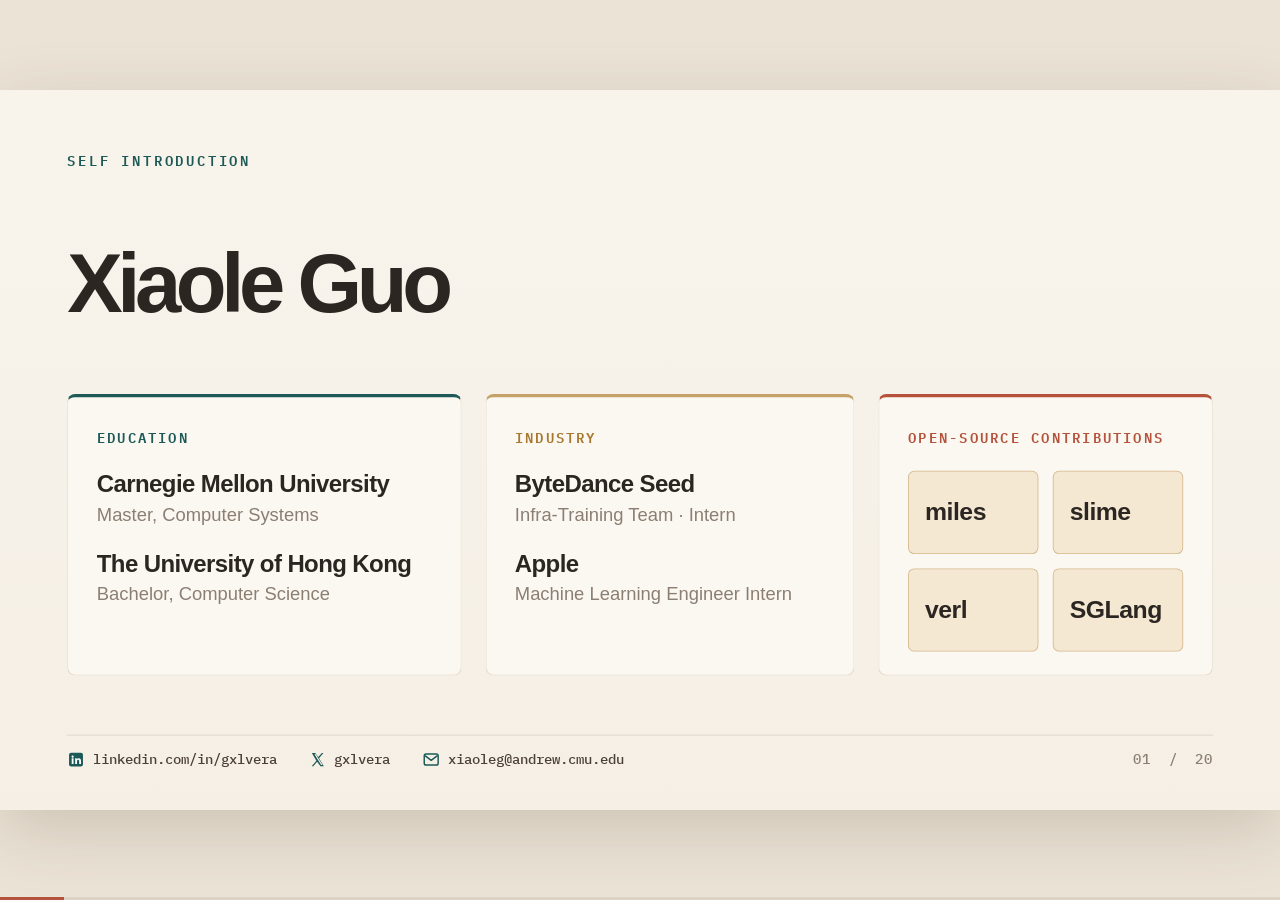
<file: project-slides/index.html>
<!doctype html>
<html lang="en">
  <head>
    <meta charset="UTF-8" />
    <meta name="viewport" content="width=device-width, initial-scale=1.0" />
    <meta name="theme-color" content="#f6f1e8" />
    <title>Xiaole Guo — Projects</title>
    <link rel="preconnect" href="https://fonts.googleapis.com" />
    <link rel="preconnect" href="https://fonts.gstatic.com" crossorigin />
    <link href="https://fonts.googleapis.com/css2?family=IBM+Plex+Mono:wght@400;500;600&display=swap" rel="stylesheet" />
    <link rel="stylesheet" href="styles.css" />
  </head>
  <body>
    <main id="deck" aria-label="Xiaole Guo presentation">
      <!-- ============================== 01 · About me ============================== -->
      <section class="slide about is-active" aria-label="About me">
        <p class="kicker">SELF INTRODUCTION</p>

        <div class="about-hero">
          <h1>Xiaole Guo</h1>
        </div>

        <div class="about-grid">
          <section class="about-card card-education">
            <h3>Education</h3>
            <ul>
              <li>
                <strong>Carnegie Mellon University</strong>
                <span>Master, Computer Systems</span>
              </li>
              <li>
                <strong>The University of Hong Kong</strong>
                <span>Bachelor, Computer Science</span>
              </li>
            </ul>
          </section>

          <section class="about-card card-industry">
            <h3>Industry</h3>
            <ul>
              <li>
                <strong>ByteDance Seed</strong>
                <span>Infra-Training Team · Intern</span>
              </li>
              <li>
                <strong>Apple</strong>
                <span>Machine Learning Engineer Intern</span>
              </li>
            </ul>
          </section>

          <section class="about-card card-oss">
            <h3>Open-Source Contributions</h3>
            <div class="oss-list">
              <div class="oss-chip"><strong>miles</strong></div>
              <div class="oss-chip"><strong>slime</strong></div>
              <div class="oss-chip"><strong>verl</strong></div>
              <div class="oss-chip"><strong>SGLang</strong></div>
            </div>
          </section>
        </div>

        <footer class="about-footer">
          <div class="contact-row">
            <a class="contact" href="https://www.linkedin.com/in/gxlvera/" target="_blank" rel="noreferrer">
              <svg viewBox="0 0 24 24" aria-hidden="true">
                <rect x="2.5" y="2.5" width="19" height="19" rx="3" fill="currentColor"></rect>
                <circle cx="7.4" cy="8" r="1.45" fill="#ffffff"></circle>
                <path d="M6.15 10.3h2.5v7.55h-2.5zM10.45 10.3h2.4v1.03c.72-.85 1.65-1.3 2.8-1.3 2.12 0 3.2 1.28 3.2 3.82v4h-2.5v-3.7c0-1.35-.44-2.02-1.34-2.02-1.08 0-1.62.76-1.62 2.28v3.44h-2.5v-7.55z" fill="#ffffff"></path>
              </svg>
              linkedin.com/in/gxlvera
            </a>
            <a class="contact" href="https://x.com/gxlvera" target="_blank" rel="noreferrer">
              <svg viewBox="0 0 24 24" fill="currentColor" aria-hidden="true">
                <path d="M4.2 3h4.55l4.17 5.57L17.84 3H20l-6.08 7.15L20.5 21h-4.55l-4.62-6.17L6.08 21H3.9l6.43-7.56L4.2 3Zm3.48 1.7 9.12 14.6h1.9L9.58 4.7h-1.9Z"></path>
              </svg>
              gxlvera
            </a>
            <a class="contact" href="mailto:xiaoleg@andrew.cmu.edu">
              <svg viewBox="0 0 24 24" fill="none" aria-hidden="true">
                <rect x="2.5" y="4.5" width="19" height="15" rx="2.5" stroke="currentColor" stroke-width="2"></rect>
                <path d="m4 7 8 6 8-6" stroke="currentColor" stroke-width="2" stroke-linecap="round" stroke-linejoin="round"></path>
              </svg>
              xiaoleg@andrew.cmu.edu
            </a>
          </div>
          <p class="page-number"></p>
        </footer>
      </section>

      <!-- ============================== 02 · Outline ============================== -->
      <section class="slide content outline" aria-label="Outline">
        <header class="slide-header">
          <p class="section-label"></p>
          <div class="slide-title">
            <p class="eyebrow">Today's talk</p>
            <h2>Outline</h2>
          </div>
          <p class="page-number"></p>
        </header>

        <div class="outline-list">
          <section class="outline-item part-1">
            <span class="outline-num">01</span>
            <div>
              <p class="outline-kicker">Part 1 · Past project</p>
              <h3>Delta Weight Synchronization for verl</h3>
              <p class="outline-sub">Speed up weight synchronization in the RL pipeline through sparse weight updates</p>
            </div>
          </section>

          <section class="outline-item part-2">
            <span class="outline-num">02</span>
            <div>
              <p class="outline-kicker">Part 2 · Take-home</p>
              <h3>Trajectory Representation and Tokenization</h3>
              <p class="outline-sub">for multi-turn agentic RL at scale</p>
            </div>
          </section>
        </div>
      </section>

      <!-- ============================== 03 · Delta sync: motivation ============================== -->
      <section class="slide content wsync" aria-label="Delta weight sync: motivation">
        <header class="slide-header">
          <p class="section-label">01</p>
          <div class="slide-title">
            <p class="eyebrow">Part 1 · Delta Weight Sync for verl</p>
            <h2>Motivation: Weight Sync in RL Could Be a Bottleneck</h2>
          </div>
          <p class="page-number"></p>
        </header>

        <div class="wsync-row">
          <svg class="rl-loop" viewBox="0 0 760 220" role="img" aria-label="The trainer syncs updated weights to the rollout engine">
            <defs>
              <marker id="arrow-coral" markerUnits="userSpaceOnUse" markerWidth="18" markerHeight="18" refX="14" refY="9" orient="auto">
                <path d="M 0 1 L 16 9 L 0 17 Z" fill="#b4523b" />
              </marker>
            </defs>

            <rect class="loop-node" x="6" y="26" width="236" height="168" rx="10" />
            <text class="loop-tag" x="124" y="72" text-anchor="middle">POLICY UPDATE</text>
            <text class="loop-title" x="124" y="114" text-anchor="middle">Trainer</text>
            <text class="loop-sub" x="124" y="148" text-anchor="middle">FSDP / Megatron</text>

            <rect class="loop-node" x="518" y="26" width="236" height="168" rx="10" />
            <text class="loop-tag" x="636" y="72" text-anchor="middle">GENERATION</text>
            <text class="loop-title" x="636" y="114" text-anchor="middle">Rollout Engine</text>
            <text class="loop-sub" x="636" y="148" text-anchor="middle">SGLang / vLLM</text>

            <path class="loop-arrow-sync" d="M 244 110 H 514" marker-end="url(#arrow-coral)" />
            <rect class="sync-pill" x="310" y="93" width="140" height="34" rx="17" />
            <text class="sync-pill-text" x="380" y="115" text-anchor="middle">WEIGHT SYNC</text>
          </svg>

          <ul class="wsync-points">
            <li>
              <b>Traditional method:</b> payload is the full model
              <span class="point-sub">e.g. GLM-5: 744B params × 2 B (BF16) ≈ 1.5 TB per sync</span>
            </li>
            <li><b>On the critical path:</b> Either the next rollout waits for the sync, or stale weights keep generating</li>
          </ul>
        </div>

        <div class="wsync-panels">
          <section class="net-panel panel-fast" data-step="1">
            <p class="scenario">Scenario 1</p>
            <div class="panel-head">
              <h3>Training-Rollout in Same Cluster</h3>
            </div>

            <svg class="topo" viewBox="0 0 660 104" aria-hidden="true">
              <defs>
                <marker id="arrow-teal" markerUnits="userSpaceOnUse" markerWidth="20" markerHeight="20" refX="16" refY="10" orient="auto">
                  <path d="M 0 2 L 18 10 L 0 18 Z" fill="#1d5a57" />
                </marker>
              </defs>
              <rect class="topo-boundary fast" x="2" y="2" width="656" height="100" rx="12" />
              <rect class="topo-node" x="22" y="20" width="180" height="64" rx="8" />
              <text class="topo-text" x="112" y="59" text-anchor="middle">Trainer GPUs</text>
              <rect class="topo-node" x="458" y="20" width="180" height="64" rx="8" />
              <text class="topo-text" x="548" y="59" text-anchor="middle">Rollout GPUs</text>
              <line class="topo-link-fast" x1="204" y1="52" x2="446" y2="52" marker-end="url(#arrow-teal)" />
              <text class="topo-label" x="325" y="36" text-anchor="middle">InfiniBand</text>
              <text class="topo-label sub" x="325" y="82" text-anchor="middle">NCCL Broadcast</text>
            </svg>

            <div class="panel-facts">
              <div><span>effective bandwidth</span><strong>~25 GB/s</strong></div>
              <div><span>sync 1.5 TB</span><strong>≈ 1 min</strong></div>
            </div>
            <div class="time-bar" style="--w: 1.1%"><i></i></div>
            <p class="panel-note">~1 min vs. tens of minutes per RL step → <b>not the bottleneck</b></p>
          </section>

          <section class="net-panel panel-slow" data-step="2">
            <p class="scenario">Scenario 2</p>
            <div class="panel-head">
              <h3>External Rollout</h3>
            </div>

            <svg class="topo" viewBox="0 0 660 104" aria-hidden="true">
              <defs>
                <marker id="arrow-rust-sm" markerUnits="userSpaceOnUse" markerWidth="16" markerHeight="16" refX="13" refY="8" orient="auto">
                  <path d="M 0 2 L 14 8 L 0 14 Z" fill="#b4523b" />
                </marker>
              </defs>
              <rect class="topo-boundary" x="2" y="2" width="196" height="100" rx="12" />
              <rect class="topo-boundary slow" x="462" y="2" width="196" height="100" rx="12" />
              <rect class="topo-node" x="18" y="20" width="164" height="64" rx="8" />
              <text class="topo-text" x="100" y="50" text-anchor="middle">Training</text>
              <text class="topo-text" x="100" y="72" text-anchor="middle">cluster</text>
              <rect class="topo-node" x="478" y="20" width="164" height="64" rx="8" />
              <text class="topo-text" x="560" y="50" text-anchor="middle">Rollout fleet</text>
              <text class="topo-text small" x="560" y="72" text-anchor="middle">other DC / cloud</text>
              <line class="topo-link-slow" x1="200" y1="52" x2="452" y2="52" marker-end="url(#arrow-rust-sm)" />
              <text class="topo-label coral" x="326" y="36" text-anchor="middle">Ethernet / WAN / shared FS</text>
              <text class="topo-label sub" x="326" y="82" text-anchor="middle">no RDMA</text>
            </svg>

            <div class="panel-facts">
              <div><span>effective bandwidth</span><strong>~300 MB/s</strong></div>
              <div><span>sync 1.5 TB</span><strong class="coral">≈ 83 min</strong></div>
            </div>
            <div class="time-bar" style="--w: 92%"><i></i></div>
            <p class="panel-note">→ <b>Rollout GPUs sit idle, or generation goes stale</b></p>
          </section>
        </div>

      </section>

      <!-- ============================== 04 · Delta sync: sparsity ============================== -->
      <section class="slide content sparse" aria-label="Delta weight sync: weight updates are sparse">
        <header class="slide-header">
          <p class="section-label">01</p>
          <div class="slide-title">
            <p class="eyebrow">Part 1 · Delta Weight Sync for verl</p>
            <h2>Observation: RL Weight Updates Are Sparse</h2>
          </div>
          <p class="page-number"></p>
        </header>

        <section class="sparse-card">
          <p class="card-label">θₜ vs θₜ₊₁ · bitwise diff (per element) <span>(illustration)</span></p>
          <div class="sparse-grid" data-cols="40" data-rows="12" data-changed="10" aria-hidden="true"></div>
          <p class="sparse-legend">
            <span class="legend-swatch same"></span>bit-identical
            <span class="legend-swatch changed"></span>changed this step (~2%)
          </p>
        </section>

        <section class="why-card" data-step="1">
          <h3><span>Why?</span> BF16 rounding absorbs tiny updates</h3>
        </section>

        <section class="evidence-card">
          <div class="evidence-head">
            <h3>Measured across systems</h3>
            <span>changed / step</span>
          </div>
          <ol class="evidence-list">
            <li>
              <div><strong>PULSE</strong></div>
              <em>~1%</em>
            </li>
            <li>
              <div><strong>SparrowRL</strong></div>
              <em>~1%</em>
            </li>
            <li>
              <div><strong>Fireworks</strong></div>
              <em>&lt;2%</em>
            </li>
            <li>
              <div><strong>SparseRL-Sync</strong></div>
              <em>&lt;1%</em>
            </li>
          </ol>
          <p class="evidence-source">Compiled in Changyi Yang, “Delta Weight Sync for RL” (changyi.fun)</p>
        </section>

        <section class="implication-card" data-step="2">
          <h3><span>→</span> Basis for delta sync</h3>
          <p class="impl-lead">Send only the changed <b>(position, value)</b> pairs.</p>
          <div class="impl-bars">
            <div class="impl-row">
              <span class="impl-name">Full</span>
              <div class="impl-track"><i class="impl-full"></i></div>
              <span class="impl-val">1.5 TB · ~83 min</span>
            </div>
            <div class="impl-row">
              <span class="impl-name">Delta</span>
              <div class="impl-track"><i class="impl-delta"></i></div>
              <span class="impl-val delta">60–90 GB · 3–5 min</span>
            </div>
          </div>
          <p class="impl-foot"><b>Lossless:</b> rollout overwrites exact BF16 bytes, so no drift.</p>
        </section>
      </section>
      <!-- ============================== 05 · Delta representation ============================== -->
      <section class="slide content repr" aria-label="Delta representation: one parameter from encode to load">
        <header class="slide-header">
          <p class="section-label">01</p>
          <div class="slide-title">
            <p class="eyebrow">Part 1 · Delta Weight Sync for verl</p>
            <h2>Representing the Delta: One Parameter's Lifecycle</h2>
          </div>
          <p class="page-number"></p>
        </header>

        <section class="rep-card rep-send">
          <p class="rep-label"><span>1</span>How to represent each changed parameter?</p>
          <div class="send-chips"><span>HF param name</span><i>+</i><span>flat index</span><i>+</i><span class="new">new value</span></div>
          <table class="send-table">
            <thead><tr><th colspan="2">model.layers.3.mlp.down_proj.weight</th></tr><tr><th>flat index</th><th>new value (bf16)</th></tr></thead>
            <tbody>
              <tr><td>64</td><td>0x3C22</td></tr>
              <tr><td>1,207</td><td>0xBC0F</td></tr>
              <tr><td>90,113</td><td>0x3B9A</td></tr>
            </tbody>
          </table>
          <p class="send-note" data-step="1">Coordinates refer to the full tensor, so neither side's sharding appears in the format.</p>
          <div class="send-idem" data-step="2">
            <p class="send-idem-title">We send the <b>new value</b>, not the diff → <b class="ok">idempotent</b></p>
            <table class="idem-mini">
              <thead><tr><th></th><th>apply once</th><th>apply twice</th></tr></thead>
              <tbody>
                <tr class="add"><td>w ← w + Δ</td><td>w + Δ <i class="ok">✓</i></td><td>w + 2Δ <i class="no">✗</i></td></tr>
                <tr class="set"><td>w ← new</td><td>new <i class="ok">✓</i></td><td>new <i class="ok">✓</i></td></tr>
              </tbody>
            </table>
          </div>
        </section>

        <i class="rep-arrow right a1" data-step="3"></i>

        <section class="rep-card rep-recon" data-step="3">
          <p class="rep-label teal"><span>2</span>Rollout engine: reconstruct the full tensor</p>
          <svg class="recon-svg" viewBox="0 0 430 220" role="img" aria-label="A full-shape tensor filled with NaN except the three changed entries">
              <rect class="cell nan" x="10" y="10" width="22" height="22" rx="2" />
              <rect class="cell nan" x="36" y="10" width="22" height="22" rx="2" />
              <rect class="cell nan" x="62" y="10" width="22" height="22" rx="2" />
              <rect class="cell nan" x="88" y="10" width="22" height="22" rx="2" />
              <rect class="cell nan" x="114" y="10" width="22" height="22" rx="2" />
              <rect class="cell nan" x="140" y="10" width="22" height="22" rx="2" />
              <rect class="cell nan" x="166" y="10" width="22" height="22" rx="2" />
              <rect class="cell nan" x="192" y="10" width="22" height="22" rx="2" />
              <rect class="cell nan" x="218" y="10" width="22" height="22" rx="2" />
              <rect class="cell nan" x="244" y="10" width="22" height="22" rx="2" />
              <rect class="cell nan" x="270" y="10" width="22" height="22" rx="2" />
              <rect class="cell nan" x="296" y="10" width="22" height="22" rx="2" />
              <rect class="cell nan" x="322" y="10" width="22" height="22" rx="2" />
              <rect class="cell nan" x="348" y="10" width="22" height="22" rx="2" />
              <rect class="cell nan" x="374" y="10" width="22" height="22" rx="2" />
              <rect class="cell nan" x="400" y="10" width="22" height="22" rx="2" />
              <rect class="cell nan" x="10" y="36" width="22" height="22" rx="2" />
              <rect class="cell nan" x="36" y="36" width="22" height="22" rx="2" />
              <rect class="cell nan" x="62" y="36" width="22" height="22" rx="2" />
              <rect class="cell hit" x="88" y="36" width="22" height="22" rx="2" />
              <rect class="cell nan" x="114" y="36" width="22" height="22" rx="2" />
              <rect class="cell nan" x="140" y="36" width="22" height="22" rx="2" />
              <rect class="cell nan" x="166" y="36" width="22" height="22" rx="2" />
              <rect class="cell nan" x="192" y="36" width="22" height="22" rx="2" />
              <rect class="cell nan" x="218" y="36" width="22" height="22" rx="2" />
              <rect class="cell nan" x="244" y="36" width="22" height="22" rx="2" />
              <rect class="cell nan" x="270" y="36" width="22" height="22" rx="2" />
              <rect class="cell nan" x="296" y="36" width="22" height="22" rx="2" />
              <rect class="cell nan" x="322" y="36" width="22" height="22" rx="2" />
              <rect class="cell nan" x="348" y="36" width="22" height="22" rx="2" />
              <rect class="cell nan" x="374" y="36" width="22" height="22" rx="2" />
              <rect class="cell nan" x="400" y="36" width="22" height="22" rx="2" />
              <rect class="cell nan" x="10" y="62" width="22" height="22" rx="2" />
              <rect class="cell nan" x="36" y="62" width="22" height="22" rx="2" />
              <rect class="cell nan" x="62" y="62" width="22" height="22" rx="2" />
              <rect class="cell nan" x="88" y="62" width="22" height="22" rx="2" />
              <rect class="cell nan" x="114" y="62" width="22" height="22" rx="2" />
              <rect class="cell nan" x="140" y="62" width="22" height="22" rx="2" />
              <rect class="cell nan" x="166" y="62" width="22" height="22" rx="2" />
              <rect class="cell nan" x="192" y="62" width="22" height="22" rx="2" />
              <rect class="cell nan" x="218" y="62" width="22" height="22" rx="2" />
              <rect class="cell nan" x="244" y="62" width="22" height="22" rx="2" />
              <rect class="cell nan" x="270" y="62" width="22" height="22" rx="2" />
              <rect class="cell nan" x="296" y="62" width="22" height="22" rx="2" />
              <rect class="cell nan" x="322" y="62" width="22" height="22" rx="2" />
              <rect class="cell nan" x="348" y="62" width="22" height="22" rx="2" />
              <rect class="cell nan" x="374" y="62" width="22" height="22" rx="2" />
              <rect class="cell nan" x="400" y="62" width="22" height="22" rx="2" />
              <rect class="cell nan" x="10" y="88" width="22" height="22" rx="2" />
              <rect class="cell nan" x="36" y="88" width="22" height="22" rx="2" />
              <rect class="cell nan" x="62" y="88" width="22" height="22" rx="2" />
              <rect class="cell nan" x="88" y="88" width="22" height="22" rx="2" />
              <rect class="cell nan" x="114" y="88" width="22" height="22" rx="2" />
              <rect class="cell nan" x="140" y="88" width="22" height="22" rx="2" />
              <rect class="cell nan" x="166" y="88" width="22" height="22" rx="2" />
              <rect class="cell nan" x="192" y="88" width="22" height="22" rx="2" />
              <rect class="cell nan" x="218" y="88" width="22" height="22" rx="2" />
              <rect class="cell nan" x="244" y="88" width="22" height="22" rx="2" />
              <rect class="cell nan" x="270" y="88" width="22" height="22" rx="2" />
              <rect class="cell nan" x="296" y="88" width="22" height="22" rx="2" />
              <rect class="cell nan" x="322" y="88" width="22" height="22" rx="2" />
              <rect class="cell nan" x="348" y="88" width="22" height="22" rx="2" />
              <rect class="cell nan" x="374" y="88" width="22" height="22" rx="2" />
              <rect class="cell nan" x="400" y="88" width="22" height="22" rx="2" />
              <rect class="cell nan" x="10" y="114" width="22" height="22" rx="2" />
              <rect class="cell nan" x="36" y="114" width="22" height="22" rx="2" />
              <rect class="cell nan" x="62" y="114" width="22" height="22" rx="2" />
              <rect class="cell nan" x="88" y="114" width="22" height="22" rx="2" />
              <rect class="cell nan" x="114" y="114" width="22" height="22" rx="2" />
              <rect class="cell nan" x="140" y="114" width="22" height="22" rx="2" />
              <rect class="cell nan" x="166" y="114" width="22" height="22" rx="2" />
              <rect class="cell nan" x="192" y="114" width="22" height="22" rx="2" />
              <rect class="cell nan" x="218" y="114" width="22" height="22" rx="2" />
              <rect class="cell nan" x="244" y="114" width="22" height="22" rx="2" />
              <rect class="cell nan" x="270" y="114" width="22" height="22" rx="2" />
              <rect class="cell nan" x="296" y="114" width="22" height="22" rx="2" />
              <rect class="cell hit" x="322" y="114" width="22" height="22" rx="2" />
              <rect class="cell nan" x="348" y="114" width="22" height="22" rx="2" />
              <rect class="cell nan" x="374" y="114" width="22" height="22" rx="2" />
              <rect class="cell nan" x="400" y="114" width="22" height="22" rx="2" />
              <rect class="cell nan" x="10" y="140" width="22" height="22" rx="2" />
              <rect class="cell nan" x="36" y="140" width="22" height="22" rx="2" />
              <rect class="cell nan" x="62" y="140" width="22" height="22" rx="2" />
              <rect class="cell nan" x="88" y="140" width="22" height="22" rx="2" />
              <rect class="cell nan" x="114" y="140" width="22" height="22" rx="2" />
              <rect class="cell nan" x="140" y="140" width="22" height="22" rx="2" />
              <rect class="cell nan" x="166" y="140" width="22" height="22" rx="2" />
              <rect class="cell nan" x="192" y="140" width="22" height="22" rx="2" />
              <rect class="cell nan" x="218" y="140" width="22" height="22" rx="2" />
              <rect class="cell nan" x="244" y="140" width="22" height="22" rx="2" />
              <rect class="cell nan" x="270" y="140" width="22" height="22" rx="2" />
              <rect class="cell nan" x="296" y="140" width="22" height="22" rx="2" />
              <rect class="cell nan" x="322" y="140" width="22" height="22" rx="2" />
              <rect class="cell nan" x="348" y="140" width="22" height="22" rx="2" />
              <rect class="cell nan" x="374" y="140" width="22" height="22" rx="2" />
              <rect class="cell nan" x="400" y="140" width="22" height="22" rx="2" />
              <rect class="cell nan" x="10" y="166" width="22" height="22" rx="2" />
              <rect class="cell nan" x="36" y="166" width="22" height="22" rx="2" />
              <rect class="cell nan" x="62" y="166" width="22" height="22" rx="2" />
              <rect class="cell nan" x="88" y="166" width="22" height="22" rx="2" />
              <rect class="cell nan" x="114" y="166" width="22" height="22" rx="2" />
              <rect class="cell nan" x="140" y="166" width="22" height="22" rx="2" />
              <rect class="cell nan" x="166" y="166" width="22" height="22" rx="2" />
              <rect class="cell hit" x="192" y="166" width="22" height="22" rx="2" />
              <rect class="cell nan" x="218" y="166" width="22" height="22" rx="2" />
              <rect class="cell nan" x="244" y="166" width="22" height="22" rx="2" />
              <rect class="cell nan" x="270" y="166" width="22" height="22" rx="2" />
              <rect class="cell nan" x="296" y="166" width="22" height="22" rx="2" />
              <rect class="cell nan" x="322" y="166" width="22" height="22" rx="2" />
              <rect class="cell nan" x="348" y="166" width="22" height="22" rx="2" />
              <rect class="cell nan" x="374" y="166" width="22" height="22" rx="2" />
              <rect class="cell nan" x="400" y="166" width="22" height="22" rx="2" />
              <rect class="cell nan" x="10" y="192" width="22" height="22" rx="2" />
              <rect class="cell nan" x="36" y="192" width="22" height="22" rx="2" />
              <rect class="cell nan" x="62" y="192" width="22" height="22" rx="2" />
              <rect class="cell nan" x="88" y="192" width="22" height="22" rx="2" />
              <rect class="cell nan" x="114" y="192" width="22" height="22" rx="2" />
              <rect class="cell nan" x="140" y="192" width="22" height="22" rx="2" />
              <rect class="cell nan" x="166" y="192" width="22" height="22" rx="2" />
              <rect class="cell nan" x="192" y="192" width="22" height="22" rx="2" />
              <rect class="cell nan" x="218" y="192" width="22" height="22" rx="2" />
              <rect class="cell nan" x="244" y="192" width="22" height="22" rx="2" />
              <rect class="cell nan" x="270" y="192" width="22" height="22" rx="2" />
              <rect class="cell nan" x="296" y="192" width="22" height="22" rx="2" />
              <rect class="cell nan" x="322" y="192" width="22" height="22" rx="2" />
              <rect class="cell nan" x="348" y="192" width="22" height="22" rx="2" />
              <rect class="cell nan" x="374" y="192" width="22" height="22" rx="2" />
              <rect class="cell nan" x="400" y="192" width="22" height="22" rx="2" />
          </svg>
          <p class="rep-caption"><code>torch.full(shape, NaN)</code> + <code>index_copy_(idx, values)</code><br />NaN = unchanged</p>
        </section>

        <i class="rep-arrow down a2" data-step="4"></i>

        <section class="rep-card rep-load" data-step="4">
          <p class="rep-label teal"><span>3</span>Rollout engine: load weights</p>
          <svg class="load-svg" viewBox="0 0 520 200" role="img" aria-label="SGLang's own load_weights splits the NaN tensor by columns into TP shards; a patched copy writes only non-NaN entries">
              <rect class="cell nan" x="0" y="22" width="9" height="9" rx="2" />
              <rect class="cell nan" x="11" y="22" width="9" height="9" rx="2" />
              <rect class="cell nan" x="22" y="22" width="9" height="9" rx="2" />
              <rect class="cell nan" x="33" y="22" width="9" height="9" rx="2" />
              <rect class="cell nan" x="44" y="22" width="9" height="9" rx="2" />
              <rect class="cell nan" x="55" y="22" width="9" height="9" rx="2" />
              <rect class="cell nan" x="66" y="22" width="9" height="9" rx="2" />
              <rect class="cell nan" x="77" y="22" width="9" height="9" rx="2" />
              <rect class="cell nan" x="88" y="22" width="9" height="9" rx="2" />
              <rect class="cell nan" x="99" y="22" width="9" height="9" rx="2" />
              <rect class="cell nan" x="110" y="22" width="9" height="9" rx="2" />
              <rect class="cell nan" x="121" y="22" width="9" height="9" rx="2" />
              <rect class="cell nan" x="132" y="22" width="9" height="9" rx="2" />
              <rect class="cell nan" x="143" y="22" width="9" height="9" rx="2" />
              <rect class="cell nan" x="154" y="22" width="9" height="9" rx="2" />
              <rect class="cell nan" x="165" y="22" width="9" height="9" rx="2" />
              <rect class="cell nan" x="0" y="33" width="9" height="9" rx="2" />
              <rect class="cell nan" x="11" y="33" width="9" height="9" rx="2" />
              <rect class="cell nan" x="22" y="33" width="9" height="9" rx="2" />
              <rect class="cell hit" x="33" y="33" width="9" height="9" rx="2" />
              <rect class="cell nan" x="44" y="33" width="9" height="9" rx="2" />
              <rect class="cell nan" x="55" y="33" width="9" height="9" rx="2" />
              <rect class="cell nan" x="66" y="33" width="9" height="9" rx="2" />
              <rect class="cell nan" x="77" y="33" width="9" height="9" rx="2" />
              <rect class="cell nan" x="88" y="33" width="9" height="9" rx="2" />
              <rect class="cell nan" x="99" y="33" width="9" height="9" rx="2" />
              <rect class="cell nan" x="110" y="33" width="9" height="9" rx="2" />
              <rect class="cell nan" x="121" y="33" width="9" height="9" rx="2" />
              <rect class="cell nan" x="132" y="33" width="9" height="9" rx="2" />
              <rect class="cell nan" x="143" y="33" width="9" height="9" rx="2" />
              <rect class="cell nan" x="154" y="33" width="9" height="9" rx="2" />
              <rect class="cell nan" x="165" y="33" width="9" height="9" rx="2" />
              <rect class="cell nan" x="0" y="44" width="9" height="9" rx="2" />
              <rect class="cell nan" x="11" y="44" width="9" height="9" rx="2" />
              <rect class="cell nan" x="22" y="44" width="9" height="9" rx="2" />
              <rect class="cell nan" x="33" y="44" width="9" height="9" rx="2" />
              <rect class="cell nan" x="44" y="44" width="9" height="9" rx="2" />
              <rect class="cell nan" x="55" y="44" width="9" height="9" rx="2" />
              <rect class="cell nan" x="66" y="44" width="9" height="9" rx="2" />
              <rect class="cell nan" x="77" y="44" width="9" height="9" rx="2" />
              <rect class="cell nan" x="88" y="44" width="9" height="9" rx="2" />
              <rect class="cell nan" x="99" y="44" width="9" height="9" rx="2" />
              <rect class="cell nan" x="110" y="44" width="9" height="9" rx="2" />
              <rect class="cell nan" x="121" y="44" width="9" height="9" rx="2" />
              <rect class="cell nan" x="132" y="44" width="9" height="9" rx="2" />
              <rect class="cell nan" x="143" y="44" width="9" height="9" rx="2" />
              <rect class="cell nan" x="154" y="44" width="9" height="9" rx="2" />
              <rect class="cell nan" x="165" y="44" width="9" height="9" rx="2" />
              <rect class="cell nan" x="0" y="55" width="9" height="9" rx="2" />
              <rect class="cell nan" x="11" y="55" width="9" height="9" rx="2" />
              <rect class="cell nan" x="22" y="55" width="9" height="9" rx="2" />
              <rect class="cell nan" x="33" y="55" width="9" height="9" rx="2" />
              <rect class="cell nan" x="44" y="55" width="9" height="9" rx="2" />
              <rect class="cell nan" x="55" y="55" width="9" height="9" rx="2" />
              <rect class="cell nan" x="66" y="55" width="9" height="9" rx="2" />
              <rect class="cell nan" x="77" y="55" width="9" height="9" rx="2" />
              <rect class="cell nan" x="88" y="55" width="9" height="9" rx="2" />
              <rect class="cell nan" x="99" y="55" width="9" height="9" rx="2" />
              <rect class="cell nan" x="110" y="55" width="9" height="9" rx="2" />
              <rect class="cell nan" x="121" y="55" width="9" height="9" rx="2" />
              <rect class="cell nan" x="132" y="55" width="9" height="9" rx="2" />
              <rect class="cell nan" x="143" y="55" width="9" height="9" rx="2" />
              <rect class="cell nan" x="154" y="55" width="9" height="9" rx="2" />
              <rect class="cell nan" x="165" y="55" width="9" height="9" rx="2" />
              <rect class="cell nan" x="0" y="66" width="9" height="9" rx="2" />
              <rect class="cell nan" x="11" y="66" width="9" height="9" rx="2" />
              <rect class="cell nan" x="22" y="66" width="9" height="9" rx="2" />
              <rect class="cell nan" x="33" y="66" width="9" height="9" rx="2" />
              <rect class="cell nan" x="44" y="66" width="9" height="9" rx="2" />
              <rect class="cell nan" x="55" y="66" width="9" height="9" rx="2" />
              <rect class="cell nan" x="66" y="66" width="9" height="9" rx="2" />
              <rect class="cell nan" x="77" y="66" width="9" height="9" rx="2" />
              <rect class="cell nan" x="88" y="66" width="9" height="9" rx="2" />
              <rect class="cell nan" x="99" y="66" width="9" height="9" rx="2" />
              <rect class="cell nan" x="110" y="66" width="9" height="9" rx="2" />
              <rect class="cell nan" x="121" y="66" width="9" height="9" rx="2" />
              <rect class="cell hit" x="132" y="66" width="9" height="9" rx="2" />
              <rect class="cell nan" x="143" y="66" width="9" height="9" rx="2" />
              <rect class="cell nan" x="154" y="66" width="9" height="9" rx="2" />
              <rect class="cell nan" x="165" y="66" width="9" height="9" rx="2" />
              <rect class="cell nan" x="0" y="77" width="9" height="9" rx="2" />
              <rect class="cell nan" x="11" y="77" width="9" height="9" rx="2" />
              <rect class="cell nan" x="22" y="77" width="9" height="9" rx="2" />
              <rect class="cell nan" x="33" y="77" width="9" height="9" rx="2" />
              <rect class="cell nan" x="44" y="77" width="9" height="9" rx="2" />
              <rect class="cell nan" x="55" y="77" width="9" height="9" rx="2" />
              <rect class="cell nan" x="66" y="77" width="9" height="9" rx="2" />
              <rect class="cell nan" x="77" y="77" width="9" height="9" rx="2" />
              <rect class="cell nan" x="88" y="77" width="9" height="9" rx="2" />
              <rect class="cell nan" x="99" y="77" width="9" height="9" rx="2" />
              <rect class="cell nan" x="110" y="77" width="9" height="9" rx="2" />
              <rect class="cell nan" x="121" y="77" width="9" height="9" rx="2" />
              <rect class="cell nan" x="132" y="77" width="9" height="9" rx="2" />
              <rect class="cell nan" x="143" y="77" width="9" height="9" rx="2" />
              <rect class="cell nan" x="154" y="77" width="9" height="9" rx="2" />
              <rect class="cell nan" x="165" y="77" width="9" height="9" rx="2" />
              <rect class="cell nan" x="0" y="88" width="9" height="9" rx="2" />
              <rect class="cell nan" x="11" y="88" width="9" height="9" rx="2" />
              <rect class="cell nan" x="22" y="88" width="9" height="9" rx="2" />
              <rect class="cell nan" x="33" y="88" width="9" height="9" rx="2" />
              <rect class="cell nan" x="44" y="88" width="9" height="9" rx="2" />
              <rect class="cell nan" x="55" y="88" width="9" height="9" rx="2" />
              <rect class="cell nan" x="66" y="88" width="9" height="9" rx="2" />
              <rect class="cell hit" x="77" y="88" width="9" height="9" rx="2" />
              <rect class="cell nan" x="88" y="88" width="9" height="9" rx="2" />
              <rect class="cell nan" x="99" y="88" width="9" height="9" rx="2" />
              <rect class="cell nan" x="110" y="88" width="9" height="9" rx="2" />
              <rect class="cell nan" x="121" y="88" width="9" height="9" rx="2" />
              <rect class="cell nan" x="132" y="88" width="9" height="9" rx="2" />
              <rect class="cell nan" x="143" y="88" width="9" height="9" rx="2" />
              <rect class="cell nan" x="154" y="88" width="9" height="9" rx="2" />
              <rect class="cell nan" x="165" y="88" width="9" height="9" rx="2" />
              <rect class="cell nan" x="0" y="99" width="9" height="9" rx="2" />
              <rect class="cell nan" x="11" y="99" width="9" height="9" rx="2" />
              <rect class="cell nan" x="22" y="99" width="9" height="9" rx="2" />
              <rect class="cell nan" x="33" y="99" width="9" height="9" rx="2" />
              <rect class="cell nan" x="44" y="99" width="9" height="9" rx="2" />
              <rect class="cell nan" x="55" y="99" width="9" height="9" rx="2" />
              <rect class="cell nan" x="66" y="99" width="9" height="9" rx="2" />
              <rect class="cell nan" x="77" y="99" width="9" height="9" rx="2" />
              <rect class="cell nan" x="88" y="99" width="9" height="9" rx="2" />
              <rect class="cell nan" x="99" y="99" width="9" height="9" rx="2" />
              <rect class="cell nan" x="110" y="99" width="9" height="9" rx="2" />
              <rect class="cell nan" x="121" y="99" width="9" height="9" rx="2" />
              <rect class="cell nan" x="132" y="99" width="9" height="9" rx="2" />
              <rect class="cell nan" x="143" y="99" width="9" height="9" rx="2" />
              <rect class="cell nan" x="154" y="99" width="9" height="9" rx="2" />
              <rect class="cell nan" x="165" y="99" width="9" height="9" rx="2" />
              <line class="tp-cut" x1="87" y1="16" x2="87" y2="116" />
              <text class="load-box-sub" x="87" y="138" text-anchor="middle">split by columns</text>
              <line class="load-arrow" x1="186" y1="66" x2="214" y2="66" />
              <path class="load-head" d="M 210 60 L 220 66 L 210 72 Z" />
              <rect class="load-box" x="224" y="34" width="150" height="64" rx="10" />
              <text class="load-box-text" x="299" y="73" text-anchor="middle">load_weights</text>
              <text class="load-box-sub" x="299" y="124" text-anchor="middle">TP split · fuse</text>
              <text class="load-box-sub teal" x="299" y="146" text-anchor="middle">unchanged</text>
              <line class="load-arrow" x1="376" y1="50" x2="392" y2="40" />
              <line class="load-arrow" x1="376" y1="82" x2="392" y2="150" />
              <rect class="cell keep" x="400" y="0" width="9" height="9" rx="2" />
              <rect class="cell keep" x="411" y="0" width="9" height="9" rx="2" />
              <rect class="cell keep" x="422" y="0" width="9" height="9" rx="2" />
              <rect class="cell keep" x="433" y="0" width="9" height="9" rx="2" />
              <rect class="cell keep" x="444" y="0" width="9" height="9" rx="2" />
              <rect class="cell keep" x="455" y="0" width="9" height="9" rx="2" />
              <rect class="cell keep" x="466" y="0" width="9" height="9" rx="2" />
              <rect class="cell keep" x="477" y="0" width="9" height="9" rx="2" />
              <rect class="cell keep" x="400" y="11" width="9" height="9" rx="2" />
              <rect class="cell keep" x="411" y="11" width="9" height="9" rx="2" />
              <rect class="cell keep" x="422" y="11" width="9" height="9" rx="2" />
              <rect class="cell hit" x="433" y="11" width="9" height="9" rx="2" />
              <rect class="cell keep" x="444" y="11" width="9" height="9" rx="2" />
              <rect class="cell keep" x="455" y="11" width="9" height="9" rx="2" />
              <rect class="cell keep" x="466" y="11" width="9" height="9" rx="2" />
              <rect class="cell keep" x="477" y="11" width="9" height="9" rx="2" />
              <rect class="cell keep" x="400" y="22" width="9" height="9" rx="2" />
              <rect class="cell keep" x="411" y="22" width="9" height="9" rx="2" />
              <rect class="cell keep" x="422" y="22" width="9" height="9" rx="2" />
              <rect class="cell keep" x="433" y="22" width="9" height="9" rx="2" />
              <rect class="cell keep" x="444" y="22" width="9" height="9" rx="2" />
              <rect class="cell keep" x="455" y="22" width="9" height="9" rx="2" />
              <rect class="cell keep" x="466" y="22" width="9" height="9" rx="2" />
              <rect class="cell keep" x="477" y="22" width="9" height="9" rx="2" />
              <rect class="cell keep" x="400" y="33" width="9" height="9" rx="2" />
              <rect class="cell keep" x="411" y="33" width="9" height="9" rx="2" />
              <rect class="cell keep" x="422" y="33" width="9" height="9" rx="2" />
              <rect class="cell keep" x="433" y="33" width="9" height="9" rx="2" />
              <rect class="cell keep" x="444" y="33" width="9" height="9" rx="2" />
              <rect class="cell keep" x="455" y="33" width="9" height="9" rx="2" />
              <rect class="cell keep" x="466" y="33" width="9" height="9" rx="2" />
              <rect class="cell keep" x="477" y="33" width="9" height="9" rx="2" />
              <rect class="cell keep" x="400" y="44" width="9" height="9" rx="2" />
              <rect class="cell keep" x="411" y="44" width="9" height="9" rx="2" />
              <rect class="cell keep" x="422" y="44" width="9" height="9" rx="2" />
              <rect class="cell keep" x="433" y="44" width="9" height="9" rx="2" />
              <rect class="cell keep" x="444" y="44" width="9" height="9" rx="2" />
              <rect class="cell keep" x="455" y="44" width="9" height="9" rx="2" />
              <rect class="cell keep" x="466" y="44" width="9" height="9" rx="2" />
              <rect class="cell keep" x="477" y="44" width="9" height="9" rx="2" />
              <rect class="cell keep" x="400" y="55" width="9" height="9" rx="2" />
              <rect class="cell keep" x="411" y="55" width="9" height="9" rx="2" />
              <rect class="cell keep" x="422" y="55" width="9" height="9" rx="2" />
              <rect class="cell keep" x="433" y="55" width="9" height="9" rx="2" />
              <rect class="cell keep" x="444" y="55" width="9" height="9" rx="2" />
              <rect class="cell keep" x="455" y="55" width="9" height="9" rx="2" />
              <rect class="cell keep" x="466" y="55" width="9" height="9" rx="2" />
              <rect class="cell keep" x="477" y="55" width="9" height="9" rx="2" />
              <rect class="cell keep" x="400" y="66" width="9" height="9" rx="2" />
              <rect class="cell keep" x="411" y="66" width="9" height="9" rx="2" />
              <rect class="cell keep" x="422" y="66" width="9" height="9" rx="2" />
              <rect class="cell keep" x="433" y="66" width="9" height="9" rx="2" />
              <rect class="cell keep" x="444" y="66" width="9" height="9" rx="2" />
              <rect class="cell keep" x="455" y="66" width="9" height="9" rx="2" />
              <rect class="cell keep" x="466" y="66" width="9" height="9" rx="2" />
              <rect class="cell hit" x="477" y="66" width="9" height="9" rx="2" />
              <rect class="cell keep" x="400" y="77" width="9" height="9" rx="2" />
              <rect class="cell keep" x="411" y="77" width="9" height="9" rx="2" />
              <rect class="cell keep" x="422" y="77" width="9" height="9" rx="2" />
              <rect class="cell keep" x="433" y="77" width="9" height="9" rx="2" />
              <rect class="cell keep" x="444" y="77" width="9" height="9" rx="2" />
              <rect class="cell keep" x="455" y="77" width="9" height="9" rx="2" />
              <rect class="cell keep" x="466" y="77" width="9" height="9" rx="2" />
              <rect class="cell keep" x="477" y="77" width="9" height="9" rx="2" />
              <rect class="cell keep" x="400" y="112" width="9" height="9" rx="2" />
              <rect class="cell keep" x="411" y="112" width="9" height="9" rx="2" />
              <rect class="cell keep" x="422" y="112" width="9" height="9" rx="2" />
              <rect class="cell keep" x="433" y="112" width="9" height="9" rx="2" />
              <rect class="cell keep" x="444" y="112" width="9" height="9" rx="2" />
              <rect class="cell keep" x="455" y="112" width="9" height="9" rx="2" />
              <rect class="cell keep" x="466" y="112" width="9" height="9" rx="2" />
              <rect class="cell keep" x="477" y="112" width="9" height="9" rx="2" />
              <rect class="cell keep" x="400" y="123" width="9" height="9" rx="2" />
              <rect class="cell keep" x="411" y="123" width="9" height="9" rx="2" />
              <rect class="cell keep" x="422" y="123" width="9" height="9" rx="2" />
              <rect class="cell keep" x="433" y="123" width="9" height="9" rx="2" />
              <rect class="cell keep" x="444" y="123" width="9" height="9" rx="2" />
              <rect class="cell keep" x="455" y="123" width="9" height="9" rx="2" />
              <rect class="cell keep" x="466" y="123" width="9" height="9" rx="2" />
              <rect class="cell keep" x="477" y="123" width="9" height="9" rx="2" />
              <rect class="cell keep" x="400" y="134" width="9" height="9" rx="2" />
              <rect class="cell keep" x="411" y="134" width="9" height="9" rx="2" />
              <rect class="cell keep" x="422" y="134" width="9" height="9" rx="2" />
              <rect class="cell keep" x="433" y="134" width="9" height="9" rx="2" />
              <rect class="cell keep" x="444" y="134" width="9" height="9" rx="2" />
              <rect class="cell keep" x="455" y="134" width="9" height="9" rx="2" />
              <rect class="cell keep" x="466" y="134" width="9" height="9" rx="2" />
              <rect class="cell keep" x="477" y="134" width="9" height="9" rx="2" />
              <rect class="cell keep" x="400" y="145" width="9" height="9" rx="2" />
              <rect class="cell keep" x="411" y="145" width="9" height="9" rx="2" />
              <rect class="cell keep" x="422" y="145" width="9" height="9" rx="2" />
              <rect class="cell keep" x="433" y="145" width="9" height="9" rx="2" />
              <rect class="cell keep" x="444" y="145" width="9" height="9" rx="2" />
              <rect class="cell keep" x="455" y="145" width="9" height="9" rx="2" />
              <rect class="cell keep" x="466" y="145" width="9" height="9" rx="2" />
              <rect class="cell keep" x="477" y="145" width="9" height="9" rx="2" />
              <rect class="cell keep" x="400" y="156" width="9" height="9" rx="2" />
              <rect class="cell keep" x="411" y="156" width="9" height="9" rx="2" />
              <rect class="cell keep" x="422" y="156" width="9" height="9" rx="2" />
              <rect class="cell keep" x="433" y="156" width="9" height="9" rx="2" />
              <rect class="cell hit" x="444" y="156" width="9" height="9" rx="2" />
              <rect class="cell keep" x="455" y="156" width="9" height="9" rx="2" />
              <rect class="cell keep" x="466" y="156" width="9" height="9" rx="2" />
              <rect class="cell keep" x="477" y="156" width="9" height="9" rx="2" />
              <rect class="cell keep" x="400" y="167" width="9" height="9" rx="2" />
              <rect class="cell keep" x="411" y="167" width="9" height="9" rx="2" />
              <rect class="cell keep" x="422" y="167" width="9" height="9" rx="2" />
              <rect class="cell keep" x="433" y="167" width="9" height="9" rx="2" />
              <rect class="cell keep" x="444" y="167" width="9" height="9" rx="2" />
              <rect class="cell keep" x="455" y="167" width="9" height="9" rx="2" />
              <rect class="cell keep" x="466" y="167" width="9" height="9" rx="2" />
              <rect class="cell keep" x="477" y="167" width="9" height="9" rx="2" />
              <rect class="cell keep" x="400" y="178" width="9" height="9" rx="2" />
              <rect class="cell keep" x="411" y="178" width="9" height="9" rx="2" />
              <rect class="cell keep" x="422" y="178" width="9" height="9" rx="2" />
              <rect class="cell keep" x="433" y="178" width="9" height="9" rx="2" />
              <rect class="cell keep" x="444" y="178" width="9" height="9" rx="2" />
              <rect class="cell keep" x="455" y="178" width="9" height="9" rx="2" />
              <rect class="cell keep" x="466" y="178" width="9" height="9" rx="2" />
              <rect class="cell keep" x="477" y="178" width="9" height="9" rx="2" />
              <rect class="cell keep" x="400" y="189" width="9" height="9" rx="2" />
              <rect class="cell keep" x="411" y="189" width="9" height="9" rx="2" />
              <rect class="cell keep" x="422" y="189" width="9" height="9" rx="2" />
              <rect class="cell keep" x="433" y="189" width="9" height="9" rx="2" />
              <rect class="cell keep" x="444" y="189" width="9" height="9" rx="2" />
              <rect class="cell keep" x="455" y="189" width="9" height="9" rx="2" />
              <rect class="cell keep" x="466" y="189" width="9" height="9" rx="2" />
              <rect class="cell keep" x="477" y="189" width="9" height="9" rx="2" />
              <text class="tp-label" x="494" y="48">TP0</text>
              <text class="tp-label" x="494" y="160">TP1</text>
          </svg>
          <p class="rep-patch"><code>dst = torch.where(torch.isnan(src), dst, src)</code></p>
          <p class="rep-note"><b>Non-invasive:</b> SGLang's TP split and fusion run as-is; we only patch the final <code>copy_</code> to skip NaN.</p>
        </section>
      </section>

      <!-- ============================== 06 · Delta sync: naive pipeline ============================== -->
      <section class="slide content pipe" aria-label="Delta weight sync: naive pipeline">
        <header class="slide-header">
          <p class="section-label">01</p>
          <div class="slide-title">
            <p class="eyebrow">Part 1 · Delta Weight Sync for verl</p>
            <h2>Delta Sync Pipeline<span class="title-reveal" data-step="6">: The Naive Version</span></h2>
          </div>
          <p class="page-number"></p>
        </header>

        <ol class="pipe-steps" aria-label="Pipeline steps">
          <li data-hl="0" data-done="0"><span>0</span>snapshot</li>
          <li data-hl="1" data-done="1"><span>1</span>train</li>
          <li data-hl="2" data-done="2"><span>2</span>gather</li>
          <li data-hl="3" data-done="3"><span>3</span>diff</li>
          <li data-hl="4" data-done="4"><span>4</span>encode</li>
          <li data-hl="5" data-done="5"><span>5</span>broadcast</li>
          <li data-hl="6" data-done="6"><span>6</span>load</li>
        </ol>

        <svg class="pipe-diagram" viewBox="0 0 1460 610" role="img" aria-label="Naive delta sync: other PP stages gather full weights to actor rank 0, which diffs them against a pinned CPU snapshot, encodes the changes, and broadcasts them to SGLang engines that load them in place">
          <defs>
            <marker id="pipe-arrow" markerUnits="userSpaceOnUse" markerWidth="14" markerHeight="14" refX="12" refY="7" orient="auto">
              <path d="M 0 1 L 13 7 L 0 13 Z" fill="#8b7e72" />
            </marker>
            <marker id="pipe-arrow-rust" markerUnits="userSpaceOnUse" markerWidth="18" markerHeight="18" refX="15" refY="9" orient="auto">
              <path d="M 0 1 L 17 9 L 0 17 Z" fill="#b4523b" />
            </marker>
            <marker id="pipe-arrow-teal" markerUnits="userSpaceOnUse" markerWidth="14" markerHeight="14" refX="12" refY="7" orient="auto">
              <path d="M 0 1 L 13 7 L 0 13 Z" fill="#1d5a57" />
            </marker>
            <path id="g-path-1" d="M 260 195 C 316 195, 316 180, 366 180" />
            <path id="g-path-2" d="M 260 325 C 320 325, 316 230, 366 230" />
            <path id="g-path-3" d="M 260 455 C 324 455, 316 280, 366 280" />
            <path id="b-path-0" d="M 944 500 C 1004 500, 1000 200, 1056 200" />
            <path id="b-path-1" d="M 944 500 C 1004 500, 1000 350, 1056 350" />
            <path id="b-path-2" d="M 944 500 C 1004 500, 1000 500, 1056 500" />
          </defs>

          <!-- Actor rank 0 on node 0: always on screen -->
          <rect class="pipe-zone" x="330" y="56" width="640" height="550" rx="16" />
          <text class="pipe-col-title" x="356" y="94">ACTOR RANK 0 · NODE 0 (PP0)</text>

          <!-- 0 · snapshot -->
          <g class="pipe-node" data-hl="0 3">
            <rect class="pipe-box" x="366" y="400" width="290" height="170" rx="12" />
            <text class="pipe-tag" x="388" y="432">CPU · PINNED</text>
            <text class="pipe-big" x="511" y="490" text-anchor="middle">θₜ snapshot</text>
            <text class="pipe-meta" x="511" y="528" text-anchor="middle">full weights</text>
          </g>

          <!-- 1 · train: new weights on the GPU -->
          <g class="pipe-node" data-step="1" data-hl="1 2 3">
            <rect class="pipe-box" x="366" y="130" width="290" height="190" rx="12" />
            <text class="pipe-tag" x="388" y="162">GPU</text>
            <text class="pipe-big new" x="511" y="232" text-anchor="middle">θₜ₊₁</text>
            <text class="pipe-meta" x="511" y="272" text-anchor="middle" data-only="1">weights</text>
            <text class="pipe-meta" x="511" y="272" text-anchor="middle" data-step="2">full weights, tensor by tensor</text>
          </g>

          <!-- 2 · gather: the other PP stages appear and funnel full tensors in -->
          <g data-step="2">
            <text class="pipe-col-title" x="0" y="130">OTHER PP STAGES</text>
            <g class="pipe-node" data-hl="2">
              <rect class="pipe-box" x="0" y="150" width="260" height="90" rx="10" />
              <text class="pipe-name" x="22" y="190">PP1</text>
              <text class="pipe-meta" x="22" y="220">Node 1</text>
              <text class="pipe-state new" x="238" y="205" text-anchor="end">θₜ₊₁</text>
            </g>
            <g class="pipe-node" data-hl="2">
              <rect class="pipe-box" x="0" y="280" width="260" height="90" rx="10" />
              <text class="pipe-name" x="22" y="320">PP2</text>
              <text class="pipe-meta" x="22" y="350">Node 2</text>
              <text class="pipe-state new" x="238" y="335" text-anchor="end">θₜ₊₁</text>
            </g>
            <g class="pipe-node" data-hl="2">
              <rect class="pipe-box" x="0" y="410" width="260" height="90" rx="10" />
              <text class="pipe-name" x="22" y="450">PP3</text>
              <text class="pipe-meta" x="22" y="480">Node 3</text>
              <text class="pipe-state new" x="238" y="465" text-anchor="end">θₜ₊₁</text>
            </g>
            <g class="pipe-flow gather">
              <use href="#g-path-1" /><use href="#g-path-2" /><use href="#g-path-3" />
            </g>
            <text class="pipe-flow-label rust" x="130" y="540" text-anchor="middle">gather full weights</text>
          </g>
          <g class="pipe-packets" data-only="2">
            <rect class="pkt-big" x="-11" y="-7" width="22" height="14" rx="2"><animateMotion dur="1.6s" repeatCount="indefinite" rotate="auto"><mpath href="#g-path-1" /></animateMotion></rect>
            <rect class="pkt-big" x="-11" y="-7" width="22" height="14" rx="2"><animateMotion dur="1.6s" begin="0.5s" repeatCount="indefinite" rotate="auto"><mpath href="#g-path-2" /></animateMotion></rect>
            <rect class="pkt-big" x="-11" y="-7" width="22" height="14" rx="2"><animateMotion dur="1.6s" begin="1s" repeatCount="indefinite" rotate="auto"><mpath href="#g-path-3" /></animateMotion></rect>
          </g>

          <!-- 3 · diff -->
          <g data-step="3">
            <g class="pipe-link" data-hl="3">
              <line x1="470" y1="398" x2="470" y2="326" marker-end="url(#pipe-arrow)" />
              <line x1="552" y1="322" x2="552" y2="394" marker-end="url(#pipe-arrow)" />
              <text class="pipe-link-label" x="458" y="366" text-anchor="end">H2D</text>
              <text class="pipe-link-label" x="566" y="366">refresh</text>
            </g>
            <g class="pipe-link">
              <line x1="658" y1="190" x2="698" y2="190" marker-end="url(#pipe-arrow)" />
            </g>
            <g class="pipe-node" data-hl="3">
              <rect class="pipe-box chip" x="702" y="156" width="246" height="68" rx="34" />
              <text class="pipe-chip-text" x="825" y="187" text-anchor="middle">bitwise diff</text>
              <text class="pipe-chip-sub" x="825" y="211" text-anchor="middle">(per element)</text>
            </g>
            <text class="pipe-caption" x="825" y="252" text-anchor="middle">compare bits → (idx, val)</text>
          </g>

          <!-- 4 · encode -->
          <g data-step="4">
            <g class="pipe-link">
              <line x1="825" y1="264" x2="825" y2="292" marker-end="url(#pipe-arrow)" />
              <line x1="825" y1="364" x2="825" y2="396" marker-end="url(#pipe-arrow)" />
            </g>
            <g class="pipe-node" data-hl="4">
              <rect class="pipe-box chip" x="702" y="296" width="246" height="68" rx="34" />
              <text class="pipe-chip-text" x="825" y="338" text-anchor="middle">encode · indices</text>
            </g>
            <g class="pipe-node" data-hl="4 5">
              <rect class="pipe-box" x="702" y="400" width="246" height="170" rx="12" />
              <text class="pipe-tag" x="722" y="432">Δ FLUSH</text>
              <rect class="flush-row meta" x="722" y="452" width="206" height="30" rx="4" />
              <text class="flush-text" x="736" y="473">manifest</text>
              <rect class="flush-row pos" x="722" y="490" width="206" height="30" rx="4" />
              <text class="flush-text" x="736" y="511">positions · int32</text>
              <rect class="flush-row val" x="722" y="528" width="206" height="30" rx="4" />
              <text class="flush-text" x="736" y="549">values · bf16</text>
            </g>
          </g>

          <!-- 5 · broadcast: rollout appears, only the delta leaves node 0 -->
          <g data-step="5">
            <text class="pipe-col-title" x="1060" y="130">ROLLOUT · SGLANG</text>
            <g class="pipe-node" data-hl="6">
              <rect class="pipe-box" x="1060" y="150" width="400" height="100" rx="12" />
              <text class="pipe-name" x="1084" y="192">Engine 1</text>
              <text class="pipe-meta" x="1084" y="226" data-only="5">serving θₜ</text>
              <text class="pipe-meta new" x="1084" y="226" data-step="6">θₜ₊₁ applied in place</text>
            </g>
            <g class="pipe-node" data-hl="6">
              <rect class="pipe-box" x="1060" y="300" width="400" height="100" rx="12" />
              <text class="pipe-name" x="1084" y="342">Engine 2</text>
              <text class="pipe-meta" x="1084" y="376" data-only="5">serving θₜ</text>
              <text class="pipe-meta new" x="1084" y="376" data-step="6">θₜ₊₁ applied in place</text>
            </g>
            <g class="pipe-node" data-hl="6">
              <rect class="pipe-box" x="1060" y="450" width="400" height="100" rx="12" />
              <text class="pipe-name" x="1084" y="492">Engine 3</text>
              <text class="pipe-meta" x="1084" y="526" data-only="5">serving θₜ</text>
              <text class="pipe-meta new" x="1084" y="526" data-step="6">θₜ₊₁ applied in place</text>
            </g>
            <g class="pipe-flow bcast">
              <use href="#b-path-0" /><use href="#b-path-1" /><use href="#b-path-2" />
            </g>
            <text class="pipe-flow-label teal" x="1260" y="590" text-anchor="middle">NCCL broadcast Δ only</text>
          </g>
          <g class="pipe-packets" data-only="5">
            <circle class="pkt-small" r="6"><animateMotion dur="1.2s" repeatCount="indefinite"><mpath href="#b-path-0" /></animateMotion></circle>
            <circle class="pkt-small" r="6"><animateMotion dur="1.2s" begin="0.2s" repeatCount="indefinite"><mpath href="#b-path-1" /></animateMotion></circle>
            <circle class="pkt-small" r="6"><animateMotion dur="1.2s" begin="0.4s" repeatCount="indefinite"><mpath href="#b-path-2" /></animateMotion></circle>
          </g>

          <!-- 6 · load -->
          <g data-step="6">
            <rect class="loader-pill" x="1290" y="172" width="150" height="32" rx="16" />
            <text class="loader-text" x="1365" y="194" text-anchor="middle">delta_loader</text>
            <rect class="loader-pill" x="1290" y="322" width="150" height="32" rx="16" />
            <text class="loader-text" x="1365" y="344" text-anchor="middle">delta_loader</text>
            <rect class="loader-pill" x="1290" y="472" width="150" height="32" rx="16" />
            <text class="loader-text" x="1365" y="494" text-anchor="middle">delta_loader</text>
          </g>
        </svg>
      </section>
      <!-- ============================== 07 · Delta sync: engineering challenges ============================== -->
      <section class="slide content chal" aria-label="Delta weight sync: engineering challenges">
        <header class="slide-header">
          <p class="section-label">01</p>
          <div class="slide-title">
            <p class="eyebrow">Part 1 · Delta Weight Sync for verl</p>
            <h2>Delta Weight Sync: Engineering Challenges</h2>
          </div>
          <p class="page-number"></p>
        </header>

        <section class="chal-card chal-mem">
          <p class="chal-label">Challenge 1 · Memory</p>
          <h3>One node's CPU RAM can't hold full weights</h3>
          <p class="chal-sub">A single node pins a full-model snapshot.</p>
          <p class="chal-eg">e.g. GLM-5 (744B, BF16) ≈ <b>1.5 TB</b> vs. <b>2 TB</b> CPU RAM per DGX H100 node</p>
        </section>

        <svg class="chal-diagram" viewBox="0 0 790 458" role="img" aria-label="Actor rank 0 on node 0 holds the new weights on GPU and a full-model pinned snapshot in CPU memory">
          <rect class="pipe-zone alert" x="0" y="0" width="790" height="458" rx="16" />
          <text class="pipe-col-title alert" x="28" y="44">ACTOR RANK 0 · NODE 0</text>

          <g class="pipe-node">
            <rect class="pipe-box" x="40" y="90" width="330" height="290" rx="14" />
            <text class="pipe-tag" x="64" y="124">GPU</text>
            <text class="pipe-big new" x="205" y="236" text-anchor="middle">θₜ₊₁</text>
            <text class="pipe-meta" x="205" y="282" text-anchor="middle">full weights</text>
          </g>
          <g class="pipe-node">
            <rect class="pipe-box" x="420" y="90" width="330" height="290" rx="14" />
            <text class="pipe-tag" x="444" y="124">CPU · PINNED</text>
            <text class="pipe-big" x="585" y="236" text-anchor="middle">θₜ snapshot</text>
            <text class="pipe-meta" x="585" y="282" text-anchor="middle">full weights</text>
          </g>

          <rect class="snap-ring" x="404" y="74" width="362" height="322" rx="20" />
          <rect class="snap-pill" x="600" y="57" width="166" height="34" rx="17" />
          <text class="snap-pill-text" x="683" y="80" text-anchor="middle">CHALLENGE 1</text>
          <text class="pipe-meta" x="395" y="430" text-anchor="middle">the whole model, pinned in one node's host memory</text>
        </svg>

        <section class="chal-card chal-speed" data-step="1">
          <p class="chal-label">Challenge 2 · Speed</p>
          <h3>No end-to-end gain</h3>
          <table class="chal-table">
            <thead>
              <tr><th>Model</th><th>NCCL</th><th>Delta</th><th>vs NCCL</th></tr>
            </thead>
            <tbody>
              <tr><td>Qwen2.5-32B</td><td>7.63 s</td><td>7.65 s</td><td class="worse">+0.2%</td></tr>
              <tr><td>Qwen2.5-7B</td><td>1.52 s</td><td>1.76 s</td><td class="worse">+16.0%</td></tr>
              <tr><td>Qwen3-0.6B</td><td>0.78 s</td><td>0.75 s</td><td>−4.6%</td></tr>
            </tbody>
          </table>
          <p class="chal-cite">per-step weight sync · A100, FSDP2, offload off · my profiling in verl PR #6974</p>
        </section>

        <section class="chal-card chal-pipe" data-step="2">
          <p class="chal-label">Why? Per-bucket pipeline on rank 0</p>

          <div class="gantt-area">
            <div class="gantt">
              <p class="gantt-title"><span>gather ≈ broadcast per bucket</span></p>
              <div class="lane">
                <span class="lane-label">gather → rank 0</span>
                <div class="track">
                  <i class="bar g" style="--x: 0; --w: 1; --d: 0">b1</i>
                  <i class="bar g" style="--x: 1; --w: 1; --d: 1">b2</i>
                  <i class="bar g" style="--x: 2; --w: 1; --d: 2">b3</i>
                  <i class="bar g" style="--x: 3; --w: 1; --d: 3">b4</i>
                  <i class="bar g" style="--x: 4; --w: 1; --d: 4">b5</i>
                </div>
              </div>
              <div class="lane">
                <span class="lane-label">broadcast → rollout</span>
                <div class="track">
                  <i class="bar b" style="--x: 1; --w: 1; --d: 1">b1</i>
                  <i class="bar b" style="--x: 2; --w: 1; --d: 2">b2</i>
                  <i class="bar b" style="--x: 3; --w: 1; --d: 3">b3</i>
                  <i class="bar b" style="--x: 4; --w: 1; --d: 4">b4</i>
                  <i class="bar b" style="--x: 5; --w: 1; --d: 5">b5</i>
                </div>
              </div>
            </div>

            <div class="gantt gantt-delta" data-step="3">
              <p class="gantt-title">Delta weight sync <span>broadcast shrinks, gather does not</span></p>
              <div class="lane bottleneck">
                <span class="lane-label">gather + diff</span>
                <div class="track">
                  <i class="bar g" style="--x: 0; --w: 1; --d: 0">b1</i><i class="bar d" style="--x: 1; --w: 0.17; --d: 0.5"></i>
                  <i class="bar g" style="--x: 1.17; --w: 1; --d: 1">b2</i><i class="bar d" style="--x: 2.17; --w: 0.17; --d: 1.5"></i>
                  <i class="bar g" style="--x: 2.34; --w: 1; --d: 2">b3</i><i class="bar d" style="--x: 3.34; --w: 0.17; --d: 2.5"></i>
                  <i class="bar g" style="--x: 3.51; --w: 1; --d: 3">b4</i><i class="bar d" style="--x: 4.51; --w: 0.17; --d: 3.5"></i>
                  <i class="bar g" style="--x: 4.68; --w: 1; --d: 4">b5</i><i class="bar d" style="--x: 5.68; --w: 0.17; --d: 4.5"></i>
                </div>
              </div>
              <div class="lane">
                <span class="lane-label">broadcast Δ</span>
                <div class="track">
                  <i class="bar b" style="--x: 1.17; --w: 0.15; --d: 1"></i>
                  <i class="bar b" style="--x: 2.34; --w: 0.15; --d: 2"></i>
                  <i class="bar b" style="--x: 3.51; --w: 0.15; --d: 3"></i>
                  <i class="bar b" style="--x: 4.68; --w: 0.15; --d: 4"></i>
                  <i class="bar b" style="--x: 5.85; --w: 0.15; --d: 5"></i>
                </div>
              </div>
            </div>

            <i class="gantt-end" data-step="3"><span>≈ same end time</span></i>
          </div>

          <p class="gantt-legend">
            <span class="sw g"></span>gather full tensor
            <span class="sw d"></span>diff + encode
            <span class="sw b"></span>broadcast
          </p>
        </section>
      </section>
      <!-- ============================== 08 · Sharded delta ============================== -->
      <section class="slide content shard" aria-label="Sharded delta: diff before gather">
        <header class="slide-header">
          <p class="section-label">01</p>
          <div class="slide-title">
            <p class="eyebrow">Part 1 · Delta Weight Sync for verl</p>
            <h2>Sharded Delta: Diff Before Gather</h2>
          </div>
          <p class="page-number"></p>
        </header>

        <svg class="shard-diagram" viewBox="-10 -10 1480 372" role="img" aria-label="Every PP node keeps its own shard snapshot and diffs locally; only the sparse deltas are gathered to rank 0, which encodes and broadcasts them as before">
          <defs>
            <marker id="s-arrow" markerUnits="userSpaceOnUse" markerWidth="14" markerHeight="14" refX="12" refY="7" orient="auto">
              <path d="M 0 1 L 13 7 L 0 13 Z" fill="#8b7e72" />
            </marker>
            <marker id="s-arrow-teal" markerUnits="userSpaceOnUse" markerWidth="14" markerHeight="14" refX="12" refY="7" orient="auto">
              <path d="M 0 1 L 13 7 L 0 13 Z" fill="#1d5a57" />
            </marker>
            <path id="s-g-0" d="M 175 180 C 175 222, 468 214, 468 248" />
            <path id="s-g-1" d="M 545 180 C 545 222, 480 214, 480 248" />
            <path id="s-g-2" d="M 915 180 C 915 224, 492 210, 492 248" />
            <path id="s-g-3" d="M 1285 180 C 1285 226, 504 206, 504 248" />
          </defs>

          <path class="node0-outline" d="M -6 -6 H 356 V 226 H 660 V 352 H -6 Z" />

          <g class="shard-node">
            <rect class="pipe-box" x="0" y="0" width="350" height="190" rx="12" />
            <text class="pipe-name" x="22" y="38">PP0 · Node 0</text>
              <rect class="rank-pill" x="236" y="16" width="96" height="28" rx="14" />
              <text class="rank-pill-text" x="284" y="36" text-anchor="middle">RANK 0</text>
            <g class="pipe-node mini">
              <rect class="pipe-box" x="20" y="56" width="150" height="72" rx="8" />
              <text class="pipe-tag" x="34" y="78">GPU</text>
              <text class="mini-text new" x="95" y="112" text-anchor="middle">θₜ₊₁ shard</text>
            </g>
            <g class="pipe-node mini" data-hl="1">
              <rect class="pipe-box" x="180" y="56" width="150" height="72" rx="8" />
              <text class="pipe-tag" x="194" y="78">CPU · PINNED</text>
              <text class="mini-text" x="255" y="112" text-anchor="middle">θₜ shard</text>
            </g>
            <g class="pipe-node">
              <rect class="pipe-box chip" x="20" y="140" width="310" height="38" rx="19" />
              <text class="mini-chip" x="175" y="165" text-anchor="middle">bitwise diff → Δ</text>
            </g>
          </g>
          <g class="shard-node">
            <rect class="pipe-box" x="370" y="0" width="350" height="190" rx="12" />
            <text class="pipe-name" x="392" y="38">PP1 · Node 1</text>
            <g class="pipe-node mini">
              <rect class="pipe-box" x="390" y="56" width="150" height="72" rx="8" />
              <text class="pipe-tag" x="404" y="78">GPU</text>
              <text class="mini-text new" x="465" y="112" text-anchor="middle">θₜ₊₁ shard</text>
            </g>
            <g class="pipe-node mini" data-hl="1">
              <rect class="pipe-box" x="550" y="56" width="150" height="72" rx="8" />
              <text class="pipe-tag" x="564" y="78">CPU · PINNED</text>
              <text class="mini-text" x="625" y="112" text-anchor="middle">θₜ shard</text>
            </g>
            <g class="pipe-node">
              <rect class="pipe-box chip" x="390" y="140" width="310" height="38" rx="19" />
              <text class="mini-chip" x="545" y="165" text-anchor="middle">bitwise diff → Δ</text>
            </g>
          </g>
          <g class="shard-node">
            <rect class="pipe-box" x="740" y="0" width="350" height="190" rx="12" />
            <text class="pipe-name" x="762" y="38">PP2 · Node 2</text>
            <g class="pipe-node mini">
              <rect class="pipe-box" x="760" y="56" width="150" height="72" rx="8" />
              <text class="pipe-tag" x="774" y="78">GPU</text>
              <text class="mini-text new" x="835" y="112" text-anchor="middle">θₜ₊₁ shard</text>
            </g>
            <g class="pipe-node mini" data-hl="1">
              <rect class="pipe-box" x="920" y="56" width="150" height="72" rx="8" />
              <text class="pipe-tag" x="934" y="78">CPU · PINNED</text>
              <text class="mini-text" x="995" y="112" text-anchor="middle">θₜ shard</text>
            </g>
            <g class="pipe-node">
              <rect class="pipe-box chip" x="760" y="140" width="310" height="38" rx="19" />
              <text class="mini-chip" x="915" y="165" text-anchor="middle">bitwise diff → Δ</text>
            </g>
          </g>
          <g class="shard-node">
            <rect class="pipe-box" x="1110" y="0" width="350" height="190" rx="12" />
            <text class="pipe-name" x="1132" y="38">PP3 · Node 3</text>
            <g class="pipe-node mini">
              <rect class="pipe-box" x="1130" y="56" width="150" height="72" rx="8" />
              <text class="pipe-tag" x="1144" y="78">GPU</text>
              <text class="mini-text new" x="1205" y="112" text-anchor="middle">θₜ₊₁ shard</text>
            </g>
            <g class="pipe-node mini" data-hl="1">
              <rect class="pipe-box" x="1290" y="56" width="150" height="72" rx="8" />
              <text class="pipe-tag" x="1304" y="78">CPU · PINNED</text>
              <text class="mini-text" x="1365" y="112" text-anchor="middle">θₜ shard</text>
            </g>
            <g class="pipe-node">
              <rect class="pipe-box chip" x="1130" y="140" width="310" height="38" rx="19" />
              <text class="mini-chip" x="1285" y="165" text-anchor="middle">bitwise diff → Δ</text>
            </g>
          </g>

          <!-- sparse gather into rank 0 -->
          <g class="shard-flow" data-hl="2">
            <use href="#s-g-0" /><use href="#s-g-1" /><use href="#s-g-2" /><use href="#s-g-3" />
          </g>

          <!-- rank 0 strip: everything after the gather is unchanged -->
          <text class="pipe-col-title node0" x="16" y="282">NODE 0 · ACTOR RANK 0</text>
          <text class="pipe-meta" x="16" y="312">no full-model copy</text>
          <g class="pipe-node" data-hl="2">
            <rect class="pipe-box chip" x="330" y="252" width="300" height="80" rx="40" />
            <text class="pipe-chip-text" x="480" y="286" text-anchor="middle">sparse gather Δ</text>
            <text class="pipe-chip-sub" x="480" y="312" text-anchor="middle">only changed elements</text>
          </g>
        </svg>

        <section class="fix-card fix-mem" data-step="1">
          <p class="fix-label">Challenge 1 · solved</p>
          <h3>Single-node CPU RAM bottleneck solved</h3>
        </section>

        <section class="fix-card fix-pipe" data-step="2">
          <p class="fix-label">Challenge 2 · solved</p>
          <h3>The gather is sparse too</h3>
          <p class="fix-sub">Diff before gather, so the gather stage shrinks with the broadcast.</p>
          <div class="mini-bars">
            <div class="mini-row"><span>full gather</span><div class="mini-track"><i class="mb-full"></i></div><em>2.7–3.0 s</em></div>
            <div class="mini-row"><span>sparse gather</span><div class="mini-track"><i class="mb-sparse"></i></div><em class="teal">0.75–1.0 s</em></div>
          </div>
        </section>

        <section class="fix-card fix-result" data-step="3">
          <p class="fix-label">Result · per-step weight sync</p>
          <table class="res-table">
            <thead>
              <tr><th>Model</th><th>Full</th><th>naive Δ</th><th>sharded Δ</th><th>vs Full</th></tr>
            </thead>
            <tbody>
              <tr><td>Qwen2.5-7B</td><td>1.52 s</td><td>1.76 s</td><td class="win">1.04 s</td><td class="win">−32%</td></tr>
              <tr><td>Qwen2.5-32B</td><td>7.63 s</td><td>7.65 s</td><td class="win">2.96 s</td><td class="win">−61%</td></tr>
              <tr><td>Qwen2.5-72B</td><td>36.9 s</td><td>—</td><td class="win">12.0 s</td><td class="win">−67%</td></tr>
            </tbody>
          </table>
        </section>
      </section>

      <!-- ============================== 09 · Local diff -> global HF coordinates ============================== -->
      <section class="slide content coord" aria-label="Engineering challenge: local shard diff to global HF coordinates">
        <header class="slide-header">
          <p class="section-label">01</p>
          <div class="slide-title">
            <p class="eyebrow">Part 1 · Delta Weight Sync for verl</p>
            <h2>Engineering Challenge: How to Transform from Global Diff to Sharded Diff?</h2>
          </div>
          <p class="page-number"></p>
        </header>

        <p class="co-lead">Each rank diffs its <b>own shard</b>, so positions are <b>local</b>. How do we get <b>global HF</b> positions?</p>

        <section class="co-card co-fsdp">
          <p class="rep-label"><span>1</span>FSDP: one fixed formula</p>
          <svg class="co-fsdp-svg" viewBox="0 0 380 210" role="img" aria-label="A weight matrix split into four contiguous row blocks, one per rank; a changed element in rank 2's block">
            <line class="co-band-line" x1="74" y1="64" x2="356" y2="64" />
            <line class="co-band-line" x1="74" y1="110" x2="356" y2="110" />
            <line class="co-band-line" x1="74" y1="156" x2="356" y2="156" />
            <text class="co-band-label" x="66" y="48" text-anchor="end">rank 0</text>
            <text class="co-band-label" x="66" y="94" text-anchor="end">rank 1</text>
            <text class="co-band-label on" x="66" y="140" text-anchor="end">rank 2</text>
            <text class="co-band-label" x="66" y="186" text-anchor="end">rank 3</text>
              <rect class="co-cell b0" x="78" y="20" width="20" height="20" rx="2" />
              <rect class="co-cell b0" x="101" y="20" width="20" height="20" rx="2" />
              <rect class="co-cell b0" x="124" y="20" width="20" height="20" rx="2" />
              <rect class="co-cell b0" x="147" y="20" width="20" height="20" rx="2" />
              <rect class="co-cell b0" x="170" y="20" width="20" height="20" rx="2" />
              <rect class="co-cell b0" x="193" y="20" width="20" height="20" rx="2" />
              <rect class="co-cell b0" x="216" y="20" width="20" height="20" rx="2" />
              <rect class="co-cell b0" x="239" y="20" width="20" height="20" rx="2" />
              <rect class="co-cell b0" x="262" y="20" width="20" height="20" rx="2" />
              <rect class="co-cell b0" x="285" y="20" width="20" height="20" rx="2" />
              <rect class="co-cell b0" x="308" y="20" width="20" height="20" rx="2" />
              <rect class="co-cell b0" x="331" y="20" width="20" height="20" rx="2" />
              <rect class="co-cell b0" x="78" y="43" width="20" height="20" rx="2" />
              <rect class="co-cell b0" x="101" y="43" width="20" height="20" rx="2" />
              <rect class="co-cell b0" x="124" y="43" width="20" height="20" rx="2" />
              <rect class="co-cell b0" x="147" y="43" width="20" height="20" rx="2" />
              <rect class="co-cell b0" x="170" y="43" width="20" height="20" rx="2" />
              <rect class="co-cell b0" x="193" y="43" width="20" height="20" rx="2" />
              <rect class="co-cell b0" x="216" y="43" width="20" height="20" rx="2" />
              <rect class="co-cell b0" x="239" y="43" width="20" height="20" rx="2" />
              <rect class="co-cell b0" x="262" y="43" width="20" height="20" rx="2" />
              <rect class="co-cell b0" x="285" y="43" width="20" height="20" rx="2" />
              <rect class="co-cell b0" x="308" y="43" width="20" height="20" rx="2" />
              <rect class="co-cell b0" x="331" y="43" width="20" height="20" rx="2" />
              <rect class="co-cell b1" x="78" y="66" width="20" height="20" rx="2" />
              <rect class="co-cell b1" x="101" y="66" width="20" height="20" rx="2" />
              <rect class="co-cell b1" x="124" y="66" width="20" height="20" rx="2" />
              <rect class="co-cell b1" x="147" y="66" width="20" height="20" rx="2" />
              <rect class="co-cell b1" x="170" y="66" width="20" height="20" rx="2" />
              <rect class="co-cell b1" x="193" y="66" width="20" height="20" rx="2" />
              <rect class="co-cell b1" x="216" y="66" width="20" height="20" rx="2" />
              <rect class="co-cell b1" x="239" y="66" width="20" height="20" rx="2" />
              <rect class="co-cell b1" x="262" y="66" width="20" height="20" rx="2" />
              <rect class="co-cell b1" x="285" y="66" width="20" height="20" rx="2" />
              <rect class="co-cell b1" x="308" y="66" width="20" height="20" rx="2" />
              <rect class="co-cell b1" x="331" y="66" width="20" height="20" rx="2" />
              <rect class="co-cell b1" x="78" y="89" width="20" height="20" rx="2" />
              <rect class="co-cell b1" x="101" y="89" width="20" height="20" rx="2" />
              <rect class="co-cell b1" x="124" y="89" width="20" height="20" rx="2" />
              <rect class="co-cell b1" x="147" y="89" width="20" height="20" rx="2" />
              <rect class="co-cell b1" x="170" y="89" width="20" height="20" rx="2" />
              <rect class="co-cell b1" x="193" y="89" width="20" height="20" rx="2" />
              <rect class="co-cell b1" x="216" y="89" width="20" height="20" rx="2" />
              <rect class="co-cell b1" x="239" y="89" width="20" height="20" rx="2" />
              <rect class="co-cell b1" x="262" y="89" width="20" height="20" rx="2" />
              <rect class="co-cell b1" x="285" y="89" width="20" height="20" rx="2" />
              <rect class="co-cell b1" x="308" y="89" width="20" height="20" rx="2" />
              <rect class="co-cell b1" x="331" y="89" width="20" height="20" rx="2" />
              <rect class="co-cell mine" x="78" y="112" width="20" height="20" rx="2" />
              <rect class="co-cell mine" x="101" y="112" width="20" height="20" rx="2" />
              <rect class="co-cell mine" x="124" y="112" width="20" height="20" rx="2" />
              <rect class="co-cell mine" x="147" y="112" width="20" height="20" rx="2" />
              <rect class="co-cell mine" x="170" y="112" width="20" height="20" rx="2" />
              <rect class="co-cell mine" x="193" y="112" width="20" height="20" rx="2" />
              <rect class="co-cell mine" x="216" y="112" width="20" height="20" rx="2" />
              <rect class="co-cell mine" x="239" y="112" width="20" height="20" rx="2" />
              <rect class="co-cell mine" x="262" y="112" width="20" height="20" rx="2" />
              <rect class="co-cell mine" x="285" y="112" width="20" height="20" rx="2" />
              <rect class="co-cell mine" x="308" y="112" width="20" height="20" rx="2" />
              <rect class="co-cell mine" x="331" y="112" width="20" height="20" rx="2" />
              <rect class="co-cell mine" x="78" y="135" width="20" height="20" rx="2" />
              <rect class="co-cell mine" x="101" y="135" width="20" height="20" rx="2" />
              <rect class="co-cell mine" x="124" y="135" width="20" height="20" rx="2" />
              <rect class="co-cell mine" x="147" y="135" width="20" height="20" rx="2" />
              <rect class="co-cell hit" x="170" y="135" width="20" height="20" rx="2" />
              <rect class="co-cell mine" x="193" y="135" width="20" height="20" rx="2" />
              <rect class="co-cell mine" x="216" y="135" width="20" height="20" rx="2" />
              <rect class="co-cell mine" x="239" y="135" width="20" height="20" rx="2" />
              <rect class="co-cell mine" x="262" y="135" width="20" height="20" rx="2" />
              <rect class="co-cell mine" x="285" y="135" width="20" height="20" rx="2" />
              <rect class="co-cell mine" x="308" y="135" width="20" height="20" rx="2" />
              <rect class="co-cell mine" x="331" y="135" width="20" height="20" rx="2" />
              <rect class="co-cell b1" x="78" y="158" width="20" height="20" rx="2" />
              <rect class="co-cell b1" x="101" y="158" width="20" height="20" rx="2" />
              <rect class="co-cell b1" x="124" y="158" width="20" height="20" rx="2" />
              <rect class="co-cell b1" x="147" y="158" width="20" height="20" rx="2" />
              <rect class="co-cell b1" x="170" y="158" width="20" height="20" rx="2" />
              <rect class="co-cell b1" x="193" y="158" width="20" height="20" rx="2" />
              <rect class="co-cell b1" x="216" y="158" width="20" height="20" rx="2" />
              <rect class="co-cell b1" x="239" y="158" width="20" height="20" rx="2" />
              <rect class="co-cell b1" x="262" y="158" width="20" height="20" rx="2" />
              <rect class="co-cell b1" x="285" y="158" width="20" height="20" rx="2" />
              <rect class="co-cell b1" x="308" y="158" width="20" height="20" rx="2" />
              <rect class="co-cell b1" x="331" y="158" width="20" height="20" rx="2" />
              <rect class="co-cell b1" x="78" y="181" width="20" height="20" rx="2" />
              <rect class="co-cell b1" x="101" y="181" width="20" height="20" rx="2" />
              <rect class="co-cell b1" x="124" y="181" width="20" height="20" rx="2" />
              <rect class="co-cell b1" x="147" y="181" width="20" height="20" rx="2" />
              <rect class="co-cell b1" x="170" y="181" width="20" height="20" rx="2" />
              <rect class="co-cell b1" x="193" y="181" width="20" height="20" rx="2" />
              <rect class="co-cell b1" x="216" y="181" width="20" height="20" rx="2" />
              <rect class="co-cell b1" x="239" y="181" width="20" height="20" rx="2" />
              <rect class="co-cell b1" x="262" y="181" width="20" height="20" rx="2" />
              <rect class="co-cell b1" x="285" y="181" width="20" height="20" rx="2" />
              <rect class="co-cell b1" x="308" y="181" width="20" height="20" rx="2" />
              <rect class="co-cell b1" x="331" y="181" width="20" height="20" rx="2" />
          </svg>
          <p class="co-formula">global = <b>offset</b> + local</p>
          <p class="co-formula-sub">rank 2: 48 + 16 = 64</p>
        </section>

        <section class="co-card co-mcore" data-step="1">
          <p class="rep-label teal"><span>2</span>Megatron: also needs mcore → HF conversion</p>
          <svg class="co-mcore-svg" viewBox="0 0 900 305" role="img" aria-label="megatron_to_hf all-gathers the full tensor before converting; the patched version fakes the gather with NaN for other ranks, runs the same conversion, and the surviving non-NaN entries are this rank's changes at global HF positions">
            <!-- as is: real all-gather, then convert -->
            <text class="co-row-cap" x="0" y="18"><tspan class="code">megatron_to_hf</tspan> as is</text>
            <rect class="co-box warn" x="0" y="30" width="230" height="96" rx="10" />
            <text class="co-box-title warn" x="115" y="57" text-anchor="middle">all-gather</text>
            <rect class="co-chunk full" x="23" y="70" width="40" height="44" rx="3" />
            <rect class="co-chunk full" x="71" y="70" width="40" height="44" rx="3" />
            <rect class="co-chunk full" x="119" y="70" width="40" height="44" rx="3" />
            <rect class="co-chunk full" x="167" y="70" width="40" height="44" rx="3" />
            <line class="load-arrow" x1="240" y1="78" x2="282" y2="78" />
            <path class="load-head" d="M 280 72 L 290 78 L 280 84 Z" />
            <rect class="co-box" x="296" y="50" width="200" height="56" rx="10" />
            <text class="co-box-text" x="396" y="85" text-anchor="middle">mcore → HF</text>
            <line class="load-arrow" x1="506" y1="78" x2="546" y2="78" />
            <path class="load-head" d="M 544 72 L 554 78 L 544 84 Z" />
            <text class="co-bad" x="566" y="74">✗ full all-gather</text>
            <text class="co-bad-sub" x="566" y="102">the cost we want to avoid</text>

            <!-- patched: fake the gather with NaN, same conversion -->
            <g data-step="2">
              <text class="co-row-cap teal" x="0" y="178">patched: fake the gather</text>
              <rect class="co-box ok" x="0" y="190" width="230" height="96" rx="10" />
              <text class="co-box-title ok" x="115" y="217" text-anchor="middle">NaN + my shard</text>
              <rect class="co-chunk nan" x="23" y="230" width="40" height="44" rx="3" />
              <rect class="co-chunk nan" x="71" y="230" width="40" height="44" rx="3" />
              <rect class="co-chunk gate" x="119" y="230" width="40" height="22" rx="3" />
              <rect class="co-chunk up" x="119" y="252" width="40" height="22" rx="3" />
              <rect class="co-hit" x="125" y="237" width="9" height="9" rx="1.5" />
              <rect class="co-hit" x="145" y="259" width="9" height="9" rx="1.5" />
              <rect class="co-chunk nan" x="167" y="230" width="40" height="44" rx="3" />
              <line class="load-arrow" x1="240" y1="238" x2="282" y2="238" />
              <path class="load-head" d="M 280 232 L 290 238 L 280 244 Z" />
              <rect class="co-box" x="296" y="210" width="200" height="56" rx="10" />
              <text class="co-box-text" x="396" y="245" text-anchor="middle">mcore → HF</text>
              <text class="co-box-sub" x="396" y="292" text-anchor="middle">same code</text>
              <line class="load-arrow" x1="506" y1="238" x2="546" y2="238" />
              <path class="load-head" d="M 544 232 L 554 238 L 544 244 Z" />

              <!-- HF outputs: only my rows survive, at their global positions -->
              <rect class="co-band nan" x="566" y="196" width="140" height="20" />
              <rect class="co-band nan" x="566" y="216" width="140" height="20" />
              <rect class="co-band gate" x="566" y="236" width="140" height="20" />
              <rect class="co-band nan" x="566" y="256" width="140" height="20" />
              <rect class="co-hit" x="578" y="241" width="9" height="9" rx="1.5" />
              <rect class="co-band-frame" x="566" y="196" width="140" height="80" rx="3" />
              <text class="co-tensor-name" x="636" y="298" text-anchor="middle">gate_proj</text>
              <rect class="co-band nan" x="740" y="196" width="140" height="20" />
              <rect class="co-band nan" x="740" y="216" width="140" height="20" />
              <rect class="co-band up" x="740" y="236" width="140" height="20" />
              <rect class="co-band nan" x="740" y="256" width="140" height="20" />
              <rect class="co-hit" x="818" y="241" width="9" height="9" rx="1.5" />
              <rect class="co-band-frame" x="740" y="196" width="140" height="80" rx="3" />
              <text class="co-tensor-name" x="810" y="298" text-anchor="middle">up_proj</text>
            </g>
          </svg>
          <p class="co-mcore-note" data-step="2">We got <b>delta at global HF positions</b> without the cost of all-gathering full weights.</p>
        </section>

        <section class="co-card co-unify" data-step="3">
          <p class="rep-label"><span>3</span>One clean interface at rank 0: HF deltas from any backend</p>
          <svg class="co-unify-svg" viewBox="0 0 1404 112" role="img" aria-label="FSDP and Megatron deltas both become HF deltas (name, HF index, new value), are sparsely gathered to rank 0, then bucketed and broadcast exactly as before">
            <rect class="co-src" x="0" y="4" width="180" height="44" rx="22" />
            <text class="co-src-text" x="90" y="34" text-anchor="middle">FSDP</text>
            <rect class="co-src" x="0" y="64" width="180" height="44" rx="22" />
            <text class="co-src-text" x="90" y="94" text-anchor="middle">Megatron</text>
            <path class="co-merge" d="M 180 26 C 214 26, 214 56, 240 56" />
            <path class="co-merge" d="M 180 86 C 214 86, 214 56, 240 56" />
            <path class="load-head" d="M 238 50 L 248 56 L 238 62 Z" />
            <rect class="co-chip hf" x="256" y="20" width="460" height="72" rx="36" />
            <text class="co-chip-text hf" x="486" y="64" text-anchor="middle">HF Δ: (name, HF idx, new value)</text>
            <line class="load-arrow" x1="726" y1="56" x2="764" y2="56" />
            <path class="load-head" d="M 762 50 L 772 56 L 762 62 Z" />
            <rect class="co-chip" x="782" y="20" width="320" height="72" rx="36" />
            <text class="co-chip-text" x="942" y="64" text-anchor="middle">gather → rank 0</text>
            <line class="load-arrow" x1="1112" y1="56" x2="1150" y2="56" />
            <path class="load-head" d="M 1148 50 L 1158 56 L 1148 62 Z" />
            <rect class="co-chip" x="1168" y="20" width="236" height="72" rx="36" />
            <text class="co-chip-text" x="1286" y="64" text-anchor="middle">broadcast</text>
          </svg>
        </section>
      </section>

      <!-- ============================== 10 · Delta sync: summary & insights ============================== -->
      <section class="slide content wrap" aria-label="Delta weight sync: summary and insights">
        <header class="slide-header">
          <p class="section-label">01</p>
          <div class="slide-title">
            <p class="eyebrow">Part 1 · Delta Weight Sync for verl</p>
            <h2>Summary &amp; Insights</h2>
          </div>
          <p class="page-number"></p>
        </header>

        <section class="gcard sum-card" style="left: 70px; top: 164px; width: 640px; height: 706px">
          <p class="glabel">Summary</p>
          <ol class="sum-steps">
            <li><b>Problem</b><span>Off the RDMA fabric, weight synchronization becomes a bottleneck.</span></li>
            <li><b>Observation</b><span>In BF16 or FP8, weight updates in RL are sparse.</span></li>
            <li><b>Naive implementation</b><span>CPU RAM bottleneck, AllGather bottleneck.</span></li>
            <li><b>Optimization</b><span>3.1× faster on 72B, lossless, works for both FSDP and Megatron.</span></li>
          </ol>
        </section>

        <section class="gcard ins-card" style="left: 740px; top: 164px; width: 790px; height: 340px" data-step="1">
          <p class="glabel rust">Insight 1 · Why it matters</p>
          <h3>Cross-cluster rollout becomes practical</h3>
          <p>With weight sync no longer a bottleneck, trainer and rollout placement become independent choices: external rollout decouples training from inference.</p>
        </section>
        <section class="gcard ins-card" style="left: 740px; top: 530px; width: 790px; height: 340px" data-step="2">
          <p class="glabel rust">Insight 2 · System design</p>
          <h3>Leverage the distributed setting of RL systems</h3>
          <p>Don't send all data to rank 0 or put all compute on rank 0: avoid the full gather, and reduce before any bytes move.</p>
        </section>
      </section>

      <!-- ============================== Outline (Part 2 next) ============================== -->
      <section class="slide content outline outline-next" aria-label="Outline: Part 2 next">
        <header class="slide-header">
          <p class="section-label"></p>
          <div class="slide-title">
            <p class="eyebrow">Today's talk</p>
            <h2>Outline</h2>
          </div>
          <p class="page-number"></p>
        </header>

        <div class="outline-list">
          <section class="outline-item part-1 is-dim">
            <span class="outline-num">01</span>
            <div>
              <p class="outline-kicker">Part 1 · Past project</p>
              <h3>Delta Weight Synchronization for verl</h3>
              <p class="outline-sub">Speed up weight synchronization in the RL pipeline through sparse weight updates</p>
            </div>
          </section>

          <section class="outline-item part-2 is-next">
            <span class="outline-num">02</span>
            <div>
              <p class="outline-kicker">Part 2 · Take-home</p>
              <h3>Trajectory Representation and Tokenization</h3>
              <p class="outline-sub">for multi-turn agentic RL at scale</p>
            </div>
          </section>
        </div>
      </section>

      <!-- ============================== Part 2: architecture ============================== -->
      <section class="slide content arch" aria-label="Part 2: overall architecture">
        <header class="slide-header">
          <p class="section-label">02</p>
          <div class="slide-title">
            <p class="eyebrow">Part 2 · Trajectory Representation &amp; Tokenization</p>
            <h2>Overall Architecture of the RL Stack Involved</h2>
          </div>
          <p class="page-number"></p>
        </header>

        <svg class="arch-svg" data-hl="8" viewBox="0 0 1460 700" role="img" aria-label="Miles creates a session through the Agent Server Router and injects the replica URL into the agent harness; the harness sends text to its replica, whose trajectory manager calls an SGLang engine that tokenizes; trajectories go back to Miles; engines and the trainer download multimodal objects from object storage">
          <defs>
            <marker id="a-arrow" markerUnits="userSpaceOnUse" markerWidth="14" markerHeight="14" refX="12" refY="7" orient="auto">
              <path d="M 0 1 L 13 7 L 0 13 Z" fill="#6f6258" />
            </marker>
            <marker id="a-arrow-teal" markerUnits="userSpaceOnUse" markerWidth="14" markerHeight="14" refX="12" refY="7" orient="auto">
              <path d="M 0 1 L 13 7 L 0 13 Z" fill="#1d5a57" />
            </marker>
            <marker id="a-arrow-rust" markerUnits="userSpaceOnUse" markerWidth="16" markerHeight="16" refX="13" refY="8" orient="auto">
              <path d="M 0 1 L 15 8 L 0 15 Z" fill="#b4523b" />
            </marker>
            <marker id="a-arrow-ochre" markerUnits="userSpaceOnUse" markerWidth="16" markerHeight="16" refX="13" refY="8" orient="auto">
              <path d="M 0 1 L 15 8 L 0 15 Z" fill="#a8782f" />
            </marker>
          </defs>

          <!-- 0 · Miles -->
          <g class="ae">
            <rect class="arch-box" x="0" y="20" width="292" height="100" rx="14" />
            <text class="arch-title" x="146" y="64" text-anchor="middle">Miles</text>
            <text class="arch-sub" x="146" y="96" text-anchor="middle">Driver</text>
          </g>

          <!-- 1 · agent server: router + replicas -->
          <g class="ae" data-step="1" data-hl="8">
            <path class="arch-zone server" d="M 556 0 H 1444 Q 1460 0 1460 16 V 374 Q 1460 390 1444 390 H 380 Q 364 390 364 374 V 196 Q 364 180 380 180 H 540 V 16 Q 540 0 556 0 Z" />
            <text class="arch-zone-label" x="1440" y="30" text-anchor="end">AGENT SERVER</text>
          </g>
          <g class="ae" data-step="1" data-hl="8">
            <rect class="arch-box router hl-target" x="560" y="10" width="600" height="100" rx="14" />
            <text class="arch-title" x="860" y="54" text-anchor="middle">Agent Server Router</text>
            <text class="arch-sub mono" x="860" y="86" text-anchor="middle">registry · session placement</text>
          </g>
          <g class="ae" data-step="1">
            <rect class="arch-box" x="380" y="200" width="340" height="170" rx="14" />
            <text class="arch-name" x="402" y="234">Replica 01</text>
            <text class="arch-tag" x="700" y="234" text-anchor="end">assigned</text>
          </g>
          <g class="ae" data-step="1" data-hl="8">
            <rect class="arch-inner hl-target" x="420" y="262" width="260" height="80" rx="10" />
            <text class="arch-inner-text" x="550" y="309" text-anchor="middle">Trajectory Manager</text>
          </g>
          <g class="ae" data-step="1">
            <rect class="arch-box" x="740" y="200" width="340" height="170" rx="14" />
            <text class="arch-name" x="762" y="234">Replica 02</text>
            <text class="arch-tag" x="1060" y="234" text-anchor="end">registered</text>
          </g>
          <g class="ae" data-step="1" data-hl="8">
            <rect class="arch-inner hl-target" x="780" y="262" width="260" height="80" rx="10" />
            <text class="arch-inner-text" x="910" y="309" text-anchor="middle">Trajectory Manager</text>
          </g>
          <g class="ae" data-step="1">
            <rect class="arch-box" x="1100" y="200" width="340" height="170" rx="14" />
            <text class="arch-name" x="1122" y="234">Replica 03</text>
            <text class="arch-tag" x="1420" y="234" text-anchor="end">registered</text>
          </g>
          <g class="ae" data-step="1" data-hl="8">
            <rect class="arch-inner hl-target" x="1140" y="262" width="260" height="80" rx="10" />
            <text class="arch-inner-text" x="1270" y="309" text-anchor="middle">Trajectory Manager</text>
          </g>
          <g class="ae" data-step="1">
            <path class="arch-line dashed" d="M 550 198 V 156 H 760 V 114" marker-end="url(#a-arrow)" />
            <path class="arch-line dashed" d="M 910 198 V 114" marker-end="url(#a-arrow)" />
            <path class="arch-line dashed" d="M 1270 198 V 156 H 1060 V 114" marker-end="url(#a-arrow)" />
            <text class="arch-label" x="1120" y="148">register</text>
          </g>

          <!-- 2 · create session -->
          <g class="ae" data-step="2">
            <path class="arch-line" d="M 294 44 H 556" marker-end="url(#a-arrow)" />
            <text class="arch-label" x="425" y="32" text-anchor="middle">create session</text>
            <path class="arch-line dashed" d="M 558 88 H 298" marker-end="url(#a-arrow)" />
            <text class="arch-label" x="425" y="76" text-anchor="middle">session ID + replica URL</text>
          </g>

          <!-- 3 · inject the replica URL into the harness -->
          <g class="ae" data-step="3">
            <path class="arch-line dashed" d="M 146 122 V 244" marker-end="url(#a-arrow)" />
            <text class="arch-label" x="160" y="176">inject</text>
            <text class="arch-label" x="160" y="198">replica URL</text>
            <rect class="arch-box" x="0" y="250" width="292" height="100" rx="14" />
            <text class="arch-title" x="146" y="310" text-anchor="middle">Agent Harness</text>
          </g>

          <!-- 4 · harness talks to its replica -->
          <g class="ae" data-step="4">
            <path class="arch-line teal" d="M 294 300 H 376" marker-end="url(#a-arrow-teal)" />
            <text class="arch-label teal" x="335" y="288" text-anchor="middle">text</text>
          </g>

          <!-- 5 · SGLang engines -->
          <g class="ae" data-step="5">
            <rect class="arch-zone gpu" x="364" y="410" width="1096" height="160" rx="18" />
            <text class="arch-zone-label" x="1440" y="558" text-anchor="end">INFERENCE CLUSTER</text>
          </g>
          <g class="ae" data-step="5">
            <rect class="arch-box gpu" x="400" y="428" width="300" height="104" rx="12" />
            <text class="arch-name" x="550" y="516" text-anchor="middle">SGLang Engine</text>
          </g>
          <g class="ae" data-step="5" data-hl="8">
            <rect class="arch-inner hl-target" x="420" y="440" width="260" height="38" rx="8" />
            <text class="arch-inner-text small" x="550" y="466" text-anchor="middle">Tokenization</text>
          </g>
          <g class="ae" data-step="5">
            <rect class="arch-box gpu" x="760" y="428" width="300" height="104" rx="12" />
            <text class="arch-name" x="910" y="516" text-anchor="middle">SGLang Engine</text>
          </g>
          <g class="ae" data-step="5" data-hl="8">
            <rect class="arch-inner hl-target" x="780" y="440" width="260" height="38" rx="8" />
            <text class="arch-inner-text small" x="910" y="466" text-anchor="middle">Tokenization</text>
          </g>
          <g class="ae" data-step="5">
            <rect class="arch-box gpu" x="1120" y="428" width="300" height="104" rx="12" />
            <text class="arch-name" x="1270" y="516" text-anchor="middle">SGLang Engine</text>
          </g>
          <g class="ae" data-step="5" data-hl="8">
            <rect class="arch-inner hl-target" x="1140" y="440" width="260" height="38" rx="8" />
            <text class="arch-inner-text small" x="1270" y="466" text-anchor="middle">Tokenization</text>
          </g>
          <g class="ae" data-step="5">
            <path class="arch-line teal" d="M 530 372 V 424" marker-end="url(#a-arrow-teal)" />
            <path class="arch-line" d="M 570 424 V 374" marker-end="url(#a-arrow)" />
            <text class="arch-label teal" x="518" y="403" text-anchor="end">text</text>
            <text class="arch-label" x="582" y="403">token IDs</text>
            <path class="arch-line teal" d="M 890 372 V 424" marker-end="url(#a-arrow-teal)" />
            <path class="arch-line" d="M 930 424 V 374" marker-end="url(#a-arrow)" />
            <path class="arch-line teal" d="M 1250 372 V 424" marker-end="url(#a-arrow-teal)" />
            <path class="arch-line" d="M 1290 424 V 374" marker-end="url(#a-arrow)" />
          </g>

          <!-- 6 · trajectory back to Miles -->
          <g class="ae" data-step="6" data-hl="8">
            <path class="arch-line rust traj" d="M 400 198 V 140 Q 400 112 372 112 H 298" marker-end="url(#a-arrow-rust)" />
            <text class="arch-label rust" x="414" y="162">trajectory</text>
          </g>

          <!-- 7 · multimodal objects -->
          <g class="ae" data-step="7">
            <rect class="arch-box trainer" x="0" y="446" width="292" height="88" rx="14" />
            <text class="arch-title" x="146" y="500" text-anchor="middle">Trainer</text>
          </g>
          <g class="ae" data-step="7">
            <rect class="arch-box store" x="120" y="616" width="460" height="70" rx="14" />
            <text class="arch-title" x="350" y="661" text-anchor="middle">Object Storage</text>
          </g>
          <g class="ae" data-step="7" data-hl="8">
            <path class="arch-line ochre" d="M 146 614 V 540" marker-end="url(#a-arrow-ochre)" />
            <path class="arch-line ochre" d="M 480 614 V 538" marker-end="url(#a-arrow-ochre)" />
            <text class="arch-label ochre" x="160" y="584">download multimodal objects</text>
            <text class="arch-label ochre" x="494" y="584">download multimodal objects</text>
          </g>
        </svg>
      </section>

      <!-- ============================== 12 · Trajectory manager: granularity ============================== -->
      <section class="slide content gran" aria-label="Trajectory manager: granularity design choice">
        <header class="slide-header">
          <p class="section-label">02</p>
          <div class="slide-title">
            <p class="eyebrow">Part 2 · Trajectory Manager</p>
            <h2>Granularity: Per-Turn vs. Turn Merge</h2>
          </div>
          <p class="page-number"></p>
        </header>

        <section class="gran-track">
          <strong>One task,<br />multiple turns</strong>
          <div class="track">
            <div class="tcard ctx"><small>CONTEXT</small><b>System</b></div><i></i>
            <div class="tcard ctx"><small>INPUT</small><b>User</b></div><i></i>
            <div class="tcard asst"><small>TURN 01</small><b>Assistant 1</b></div><i></i>
            <div class="tcard tool"><small>OBSERVATION</small><b>Tool result</b></div><i></i>
            <div class="tcard asst"><small>TURN 02</small><b>Assistant 2</b></div><i></i>
            <div class="tcard tool"><small>OBSERVATION</small><b>Tool result 2</b></div><i></i>
            <div class="tcard asst"><small>TURN 03</small><b>Assistant 3</b></div>
          </div>
        </section>

        <section class="gcard gran-card" style="left: 70px; top: 318px; width: 710px; height: 552px" data-step="1">
          <div class="gran-head"><div><p class="glabel muted">Baseline</p><h3>One sample per turn</h3></div><span>T turns → T samples</span></div>
          <div class="lrows">
                <div class="lrow "><span class="lname">sample 01</span><div class="run prefix "><span>SYS</span><span>U</span></div><div class="run target "><span>A1</span></div></div>
                <div class="lrow "><span class="lname">sample 02</span><div class="run prefix "><span>SYS</span><span>U</span><span>A1</span><span>T1</span></div><div class="run target "><span>A2</span></div></div>
                <div class="lrow "><span class="lname">sample 03</span><div class="run prefix "><span>SYS</span><span>U</span><span>A1</span><span>T1</span><span>A2</span><span>T2</span></div><div class="run target "><span>A3</span></div></div>
                <div class="lrow sub"><span class="lname">sample 04<small>sub-agent</small></span><div class="run prefix subp"><span>S-SYS</span><span>S-U</span></div><div class="run target subt"><span>SA1</span></div></div>
          </div>
          <p class="gran-note">Every sample repeats the shared history: <b>Σ L<sub>t</sub></b> tokens for T turns.</p>
        </section>

        <section class="gcard gran-card merge" style="left: 820px; top: 318px; width: 710px; height: 552px" data-step="2">
          <div class="gran-head"><div><p class="glabel">Best-effort turn merge</p><h3>Turn merge</h3></div><span>4 requests → 2 trajectories</span></div>
          <div class="merge-stage" data-hl="3">
            <div class="lrow msrc src-a"><span class="lname">request 01</span><div class="run prefix"><span>SYS</span><span>U</span></div><div class="run target"><span>A1</span></div></div>
            <div class="lrow msrc src-b"><span class="lname">request 02</span><div class="run prefix"><span>SYS</span><span>U</span><span>A1</span><span>T1</span></div><div class="run target"><span>A2</span></div></div>
            <div class="lrow msrc src-c"><span class="lname">request 03</span><div class="run prefix"><span>SYS</span><span>U</span><span>A1</span><span>T1</span><span>A2</span><span>T2</span></div><div class="run target"><span>A3</span></div></div>
            <div class="lrow msub"><span class="lname"><b class="before">request 04</b><b class="after">trajectory 02</b><small>sub-agent</small></span><div class="run prefix subp"><span>S-SYS</span><span>S-U</span></div><div class="run target subt"><span>SA1</span></div></div>
            <div class="lrow mmerged"><span class="lname">trajectory 01<small>main agent</small></span><div class="mrun"><span class="m ctx">SYS</span><span class="m ctx">U</span><span class="m asst">A1</span><span class="m tool">T1</span><span class="m asst">A2</span><span class="m tool">T2</span><span class="m asst">A3</span></div></div>
          </div>
          <p class="gran-note">A turn that extends a stored turn continues its tokens: one root-to-leaf sample of <b>L<sub>T</sub></b> tokens.</p>
        </section>
      </section>

      <!-- ============================== 13 · Granularity: results ============================== -->
      <section class="slide content gres" aria-label="Turn merge vs per turn results">
        <header class="slide-header">
          <p class="section-label">02</p>
          <div class="slide-title">
            <p class="eyebrow">Part 2 · Trajectory Manager</p>
            <h2>Turn Merge: Same Loss Tokens, 38.8× Fewer Tokens</h2>
          </div>
          <p class="page-number"></p>
        </header>

        <section class="gcard gres-table-card" style="left: 70px; top: 168px; width: 1460px; height: 560px">
          <p class="glabel muted">One rollout batch, trained both ways for one step</p>
          <table class="gres-table">
            <thead><tr><th></th><th>Per turn</th><th>Turn merge</th><th></th></tr></thead>
            <tbody>
              <tr><td>Samples</td><td>4,439</td><td class="win">64</td><td></td></tr>
              <tr><td>Training tokens</td><td>105.3 M</td><td class="win">2.71 M</td><td><span class="gain">38.8× fewer</span></td></tr>
              <tr><td>Training time</td><td>5,164 s</td><td class="win">596 s</td><td><span class="gain">8.7× faster</span></td></tr>
              <tr><td>Rollout + training</td><td>5,890 s</td><td class="win">1,322 s</td><td><span class="gain">4.5× faster</span></td></tr>
              <tr class="same" data-step="1"><td>Loss tokens</td><td>698,954</td><td>698,954</td><td class="eq">identical</td></tr>
            </tbody>
          </table>
        </section>


        <p class="gres-setup">64 Claude Code sessions on SWE-Gym (4 tasks × 16) · Qwen3.5-4B · 8×H100 · 64K context</p>
      </section>

      <!-- ============================== Trajectory manager: representation (from Spindle) ============================== -->
      <section class="slide content ptrie" aria-label="Trajectory manager: multi-linear chains vs prefix trie">
        <header class="slide-header">
          <p class="section-label">02</p>
          <div class="slide-title">
            <p class="eyebrow">Part 2 · Trajectory Manager</p>
            <h2>Representation: Multi-Linear Chains vs. Prefix Trie</h2>
          </div>
          <p class="page-number"></p>
        </header>

        <p class="detail-lead">Data structure for trajectories: Multi-linear chains vs Prefix trie</p>

        <div class="prefix-trie-canvas">
          <section class="storage-method linear-storage" aria-label="Multiple linear chain storage">
            <header class="storage-method-header">
              <div>
                <span>FLATTENED</span>
                <h3>Multi-linear chains</h3>
              </div>
              <p>four full copies</p>
            </header>

            <div class="linear-chain-list">
              <div class="linear-chain-row">
                <span class="storage-chain-id">chain 01</span>
                <div class="linear-chain-body">
                  <span class="storage-node context-node shared-copy prompt-node">Prompt</span>
                  <i></i>
                  <span class="storage-node assistant-storage-node shared-copy">A1</span>
                  <i></i>
                  <span class="storage-node tool-storage-node shared-copy">T1</span>
                  <i></i>
                  <span class="storage-node assistant-storage-node shared-copy">A2</span>
                  <i></i>
                  <span class="storage-node tool-storage-node shared-copy">T2</span>
                  <i></i>
                  <span class="storage-node chosen-storage-node">A3</span>
                </div>
                <span class="linear-chain-kind selected-kind">selected</span>
              </div>
              <div class="linear-chain-row">
                <span class="storage-chain-id">chain 02</span>
                <div class="linear-chain-body">
                  <span class="storage-node context-node shared-copy prompt-node">Prompt</span>
                  <i></i>
                  <span class="storage-node assistant-storage-node shared-copy">A1</span>
                  <i></i>
                  <span class="storage-node tool-storage-node shared-copy">T1</span>
                  <i></i>
                  <span class="storage-node discard-storage-node">A2_1</span>
                </div>
                <span class="linear-chain-kind bon-kind">Best of N</span>
              </div>
              <div class="linear-chain-row">
                <span class="storage-chain-id">chain 03</span>
                <div class="linear-chain-body">
                  <span class="storage-node context-node shared-copy prompt-node">Prompt</span>
                  <i></i>
                  <span class="storage-node assistant-storage-node shared-copy">A1</span>
                  <i></i>
                  <span class="storage-node tool-storage-node shared-copy">T1</span>
                  <i></i>
                  <span class="storage-node discard-storage-node">A2_2</span>
                </div>
                <span class="linear-chain-kind bon-kind">Best of N</span>
              </div>
              <div class="linear-chain-row subagent-linear-chain">
                <span class="storage-chain-id">chain 04</span>
                <div class="linear-chain-body">
                  <span class="storage-node context-node shared-copy prompt-node">Prompt</span>
                  <i></i>
                  <span class="storage-node assistant-storage-node shared-copy">A1</span>
                  <i></i>
                  <span class="storage-node subagent-storage-node">Subagent Prompt</span>
                  <i></i>
                  <span class="storage-node subagent-storage-node">Subagent A1</span>
                  <i></i>
                  <span class="storage-node tool-storage-node">T</span>
                  <i></i>
                  <span class="storage-node subagent-storage-node">Subagent A2</span>
                </div>
                <span class="linear-chain-kind subagent-kind">subagent</span>
              </div>
            </div>
          </section>

          <ul class="linear-chain-limitations" aria-label="Limitations of multi-linear chains">
            <li>Time: O(NL), memory: O(NL). N = number of chains; L = average length of chain.</li>
            <li>Relationships between chains are not clear.</li>
          </ul>

          <section class="storage-method trie-storage" aria-label="Prefix-trie trajectory storage">
            <header class="storage-method-header">
              <div>
                <span>STRUCTURED</span>
                <h3>Prefix-trie storage</h3>
              </div>
              <p>one shared lineage</p>
            </header>

            <svg class="trie-storage-connectors" viewBox="0 0 708 520" aria-hidden="true">
              <path class="trie-edge keep-edge" d="M 104 243 H 128" />
              <path class="trie-edge keep-edge" d="M 188 243 H 212" />
              <path class="trie-edge keep-edge" d="M 272 243 H 322" />
              <path class="trie-edge discard-edge" d="M 296 243 V 130 H 322" />
              <path class="trie-edge discard-edge" d="M 296 243 V 356 H 322" />
              <path class="trie-edge keep-edge" d="M 394 243 H 430" />
              <path class="trie-edge keep-edge" d="M 490 243 H 530" />
              <path class="trie-edge subagent-edge" d="M 200 243 V 448 H 212" />
              <path class="trie-edge subagent-edge" d="M 312 448 H 322" />
              <path class="trie-edge subagent-edge" d="M 412 448 H 430" />
              <path class="trie-edge subagent-edge" d="M 490 448 H 530" />
              <circle class="trie-junction" cx="296" cy="243" r="4" />
              <circle class="trie-junction subagent-junction" cx="200" cy="243" r="4" />
            </svg>

            <div class="storage-node trie-node context-node prompt-node trie-prompt">Prompt</div>
            <div class="storage-node trie-node assistant-storage-node trie-a1">A1</div>
            <div class="storage-node trie-node tool-storage-node trie-t1">T1</div>

            <div class="storage-node trie-node assistant-storage-node chosen-storage-node trie-a2">A2</div>
            <div class="storage-node trie-node tool-storage-node trie-t2">T2</div>
            <div class="trie-branch-label trie-bon-label">BEST OF N</div>
            <div class="trie-branch-label trie-selected-label">SELECTED</div>
            <div class="storage-node trie-node chosen-storage-node trie-a3">A3</div>
            <div class="storage-node trie-node discard-storage-node trie-discard-leaf trie-a2-1">A2_1</div>
            <div class="storage-node trie-node discard-storage-node trie-discard-leaf trie-a2-2">A2_2</div>

            <div class="trie-branch-label trie-subagent-label">SUBAGENT</div>
            <div class="storage-node trie-node subagent-storage-node trie-sub-prompt">Subagent Prompt</div>
            <div class="storage-node trie-node subagent-storage-node trie-sub-a1">Subagent A1</div>
            <div class="storage-node trie-node tool-storage-node trie-sub-tool">T</div>
            <div class="storage-node trie-node subagent-storage-node trie-sub-a2">Subagent A2</div>

            <div class="leaf-callout a2-1-leaf-callout" data-hl="4">single leaf</div>
            <div class="leaf-callout a2-2-leaf-callout" data-hl="4">single leaf</div>

            <span class="drop-mark drop-a2-1" data-hl="5">DROP</span>
            <span class="drop-mark drop-a2-2" data-hl="5">DROP</span>
          </section>

          <ul class="trie-storage-benefits" aria-label="Benefits of prefix-trie storage">
            <li>Time: O(L), memory: O(U). U = number of prefix nodes.</li>
            <li>Relationships between chains are clearer, helpful for special chain discovery and reward assignment.</li>
          </ul>
        </div>
      </section>

      <!-- ============================== 15 · Trajectories on the agent server ============================== -->
      <section class="slide content state" aria-label="Why trajectories live on the agent server">
        <header class="slide-header">
          <p class="section-label">02</p>
          <div class="slide-title">
            <p class="eyebrow">Part 2 · Trajectory Manager</p>
            <h2>Why Trajectories Live on the Agent Server, Not in SGLang</h2>
          </div>
          <p class="page-number"></p>
        </header>

        <svg class="state-svg" viewBox="0 0 860 600" role="img" aria-label="The agent server replica holds committed turns; it sends a self-contained request through the SGLang router to an engine; if that engine dies, the same request is retried on a healthy engine">
          <defs>
            <marker id="st-arrow" markerUnits="userSpaceOnUse" markerWidth="14" markerHeight="14" refX="12" refY="7" orient="auto"><path d="M 0 1 L 13 7 L 0 13 Z" fill="#1d5a57" /></marker>
            <marker id="st-arrow-rust" markerUnits="userSpaceOnUse" markerWidth="14" markerHeight="14" refX="12" refY="7" orient="auto"><path d="M 0 1 L 13 7 L 0 13 Z" fill="#b4523b" /></marker>
          </defs>
          <rect class="st-zone" x="0" y="0" width="300" height="600" rx="16" />
          <text class="st-zone-label" x="20" y="40">CPU cluster: <tspan class="ok">stable</tspan></text>
          <rect class="st-zone gpu" x="470" y="0" width="390" height="600" rx="16" />
          <text class="st-zone-label" x="490" y="40">GPU cluster: <tspan class="bad">unstable</tspan></text>

          <rect class="st-box" x="24" y="190" width="252" height="220" rx="14" />
          <text class="st-title" x="150" y="242" text-anchor="middle">Agent server</text>
          <rect class="st-inner" x="48" y="280" width="204" height="106" rx="10" />
          <text class="st-inner-text" x="150" y="312" text-anchor="middle">committed turns</text>
          <circle class="st-dot" cx="88" cy="352" r="9" /><circle class="st-dot" cx="128" cy="352" r="9" /><circle class="st-dot" cx="168" cy="352" r="9" /><circle class="st-dot new" cx="208" cy="352" r="9" />
          <line class="st-tie" x1="97" y1="352" x2="119" y2="352" /><line class="st-tie" x1="137" y1="352" x2="159" y2="352" /><line class="st-tie dash" x1="177" y1="352" x2="199" y2="352" />

          <rect class="st-box router" x="330" y="262" width="110" height="76" rx="12" />
          <text class="st-sub dark" x="385" y="296" text-anchor="middle">SGLang</text>
          <text class="st-sub dark" x="385" y="318" text-anchor="middle">router</text>
          <path class="st-line" d="M 278 300 H 326" marker-end="url(#st-arrow)" />

          <g class="st-engine" data-hl="1 2"><rect class="st-box eng" x="530" y="80" width="280" height="110" rx="14" /><text class="st-title" x="670" y="130" text-anchor="middle">Engine 1</text><text class="st-sub" x="670" y="158" text-anchor="middle">stateless</text></g>
          <rect class="st-box eng" x="530" y="245" width="280" height="110" rx="14" /><text class="st-title" x="670" y="295" text-anchor="middle">Engine 2</text><text class="st-sub" x="670" y="323" text-anchor="middle">stateless</text>
          <rect class="st-box eng" x="530" y="410" width="280" height="110" rx="14" /><text class="st-title" x="670" y="460" text-anchor="middle">Engine 3</text><text class="st-sub" x="670" y="488" text-anchor="middle">stateless</text>

          <path class="st-line" data-only="0" d="M 442 290 C 490 290, 480 135, 526 135" marker-end="url(#st-arrow)" />
          <g data-step="1">
            <path class="st-line rust dash" d="M 442 290 C 490 290, 480 135, 526 135" />
            <path class="st-x" d="M 790 92 L 830 132 M 830 92 L 790 132" />
            <text class="st-fail" x="670" y="214" text-anchor="middle">dies mid-generation: this turn is lost</text>
          </g>
          <path class="st-line" data-step="2" d="M 442 300 H 526" marker-end="url(#st-arrow)" />
          <text class="st-retry" data-step="2" x="536" y="386">retry</text>

          <text class="st-req" x="150" y="458" text-anchor="middle">each request carries</text>
          <text class="st-req code" x="150" y="494" text-anchor="middle">full history</text>
          <text class="st-req code" x="150" y="522" text-anchor="middle">+ new turn</text>
        </svg>

        <div class="state-points">
          <b>Rollout engine should be stateless for better fault tolerance</b>
          <span>Every request carries everything an engine needs.</span>
        </div>
      </section>

      <!-- ============================== 16 · Tokenization principles ============================== -->
      <section class="slide content tokp" aria-label="Zero-drift multi-turn tokenization: principles">
        <header class="slide-header">
          <p class="section-label">02</p>
          <div class="slide-title">
            <p class="eyebrow">Part 2 · Zero-Drift Multi-Turn Tokenization</p>
            <h2>Tokenization: Three Principles</h2>
          </div>
          <p class="page-number"></p>
        </header>

        <section class="gcard tok-card" style="left: 70px; top: 166px; width: 460px; height: 704px">
          <p class="tok-num">01</p>
          <h3>Token in, token out</h3>
          <p class="gtext">SGLang consumes and returns token IDs, and the trainer gets exactly the sampled IDs. Text is never re-tokenized.</p>
          <p class="tok-why"><b>Why?</b> Because decode-encode is not round-trip equal.</p>
          <div class="tito-demo">
            <p class="demo-label">model generates</p>
            <div class="demo-row"><span class="tid">826</span><span class="tid">4172</span></div>
            <p class="demo-label">decode</p>
            <div class="demo-row"><span class="txt">"he"</span><i>+</i><span class="txt">"llo"</span></div>
            <p class="demo-label">encode again</p>
            <div class="demo-row"><span class="tid bad">15339</span><em>≠ the sampled IDs</em></div>
          </div>
        </section>

        <section class="gcard tok-card" style="left: 570px; top: 166px; width: 460px; height: 704px" data-step="1">
          <p class="tok-num">02</p>
          <h3>Append-only encoding</h3>
          <p class="gtext">Each prompt is the parent's tokens plus only the new messages. Parent tokens are reused as-is and never decoded.</p>
          <div class="append-demo">
            <div class="ap-bar"><span class="ap-old">parent tokens · reused</span><span class="ap-new">new</span></div>
            <div class="ap-labels"><span><code>input_ids</code></span><span><code>encode(messages[k:])</code></span></div>
          </div>
        </section>

        <section class="gcard tok-card" style="left: 1070px; top: 166px; width: 460px; height: 704px" data-step="2">
          <p class="tok-num">03</p>
          <h3>Model-specific boundary adapters</h3>
          <p class="gtext">Turn-by-turn must equal one render of the whole conversation.</p>
          <p class="inv"><code>append(history, turn)</code><br /><b>=</b><code>apply_chat_template(all)</code></p>
          <p class="tok-why">Need a model-specific adapter to fix the boundary.</p>
          <div class="adapter"><span class="ad-name">Qwen</span><span class="ad-chip">… &lt;|im_end|&gt;</span><span class="ad-fix add">+ \n</span></div>
          <div class="adapter"><span class="ad-name">GLM</span><span class="ad-chip">… &lt;|observation|&gt;</span><span class="ad-fix keep">keep one</span></div>
        </section>
      </section>

      <!-- ============================== Multimodality at scale: two designs ============================== -->
      <section class="slide content mmcmp" aria-label="How to support multimodality at scale: two designs">
        <header class="slide-header">
          <p class="section-label">02</p>
          <div class="slide-title">
            <p class="eyebrow">Part 2 · Zero-Drift Multi-Turn Tokenization</p>
            <h2>How to Support Multimodality at Scale</h2>
          </div>
          <p class="page-number"></p>
        </header>

        <section class="gcard mm-card bad" style="left: 70px; top: 160px; width: 710px; height: 700px">
          <p class="glabel rust">verl / Miles: tokenize in the controller</p>
          <svg class="mm-svg" data-hl="1 2" viewBox="0 0 680 400" role="img" aria-label="Miles or the agent server downloads multimodal objects, tokenizes them, and sends token IDs plus big multimodal tensors to both SGLang and the trainer">
            <defs>
              <marker id="mm-arrow-rust" markerUnits="userSpaceOnUse" markerWidth="18" markerHeight="18" refX="14" refY="9" orient="auto"><path d="M 0 1 L 17 9 L 0 17 Z" fill="#b4523b" /></marker>
            </defs>
            <g class="le" data-hl="1">
              <rect class="mm-box store" x="220" y="0" width="240" height="52" rx="12" />
              <text class="mm-t" x="340" y="33" text-anchor="middle">Object Storage</text>
            </g>
            <g class="le" data-hl="1">
              <path class="mm-fat" d="M 340 54 V 110" marker-end="url(#mm-arrow-rust)" />
              <text class="mm-l rust" x="360" y="88">download multimodal objects</text>
              <circle class="mm-badge rust" cx="312" cy="84" r="14" /><text class="mm-badge-t" x="312" y="89" text-anchor="middle">1</text>
            </g>

            <g class="le" data-hl="1 2">
              <rect class="mm-box hub" x="150" y="116" width="380" height="98" rx="14" />
              <text class="mm-t" x="340" y="152" text-anchor="middle">Miles / agent server</text>
              <rect class="mm-chip" x="268" y="166" width="144" height="34" rx="17" />
              <text class="mm-chip-t" x="340" y="188" text-anchor="middle">tokenization</text>
              <g data-step="1">
                <rect class="mm-tag" x="376" y="96" width="206" height="38" rx="19" />
                <text class="mm-tag-t" x="479" y="121" text-anchor="middle">not distributed</text>
              </g>
            </g>

            <g class="le" data-hl="2">
              <path class="mm-fat" d="M 240 216 C 222 258, 160 262, 150 296" marker-end="url(#mm-arrow-rust)" />
              <path class="mm-fat" d="M 440 216 C 458 258, 520 262, 530 296" marker-end="url(#mm-arrow-rust)" />
              <text class="mm-l rust" x="340" y="262" text-anchor="middle">token IDs +</text>
              <text class="mm-l rust" x="340" y="284" text-anchor="middle">multimodal tensors (big)</text>
              <circle class="mm-badge rust" cx="560" cy="166" r="14" /><text class="mm-badge-t" x="560" y="171" text-anchor="middle">2</text>
            </g>

            <g class="le" data-hl="2">
              <rect class="mm-box gpu back" x="32" y="300" width="250" height="76" rx="12" /><rect class="mm-box gpu back" x="26" y="306" width="250" height="76" rx="12" /><rect class="mm-box gpu" x="20" y="312" width="250" height="76" rx="12" />
              <text class="mm-t" x="145" y="358" text-anchor="middle">SGLang engines</text>
            </g>
            <g class="le" data-hl="2">
              <rect class="mm-box trn back" x="412" y="300" width="250" height="76" rx="12" /><rect class="mm-box trn back" x="406" y="306" width="250" height="76" rx="12" /><rect class="mm-box trn" x="400" y="312" width="250" height="76" rx="12" />
              <text class="mm-t" x="525" y="358" text-anchor="middle">Trainer</text>
            </g>
          </svg>
          <ol class="mm-points bad">
            <li data-step="1"><span>1</span>Low parallelism: fetching big multimodal objects through Miles / agent server hits a <b>bandwidth bottleneck</b>.</li>
            <li data-step="2"><span>2</span>Big tensors hop across three processes, and Miles / agent server becomes a <b>transfer bottleneck</b>.</li>
          </ol>
        </section>

        <section class="gcard mm-card good" style="left: 820px; top: 160px; width: 710px; height: 700px" data-step="3">
          <p class="glabel">This design: tokenize inside SGLang</p>
          <svg class="mm-svg" viewBox="0 0 680 400" role="img" aria-label="Miles or the agent server sends only text and object URLs to SGLang and token IDs to the trainer; SGLang engines and the trainer each download multimodal objects from object storage">
            <defs>
              <marker id="mm-arrow-teal" markerUnits="userSpaceOnUse" markerWidth="16" markerHeight="16" refX="13" refY="8" orient="auto"><path d="M 0 1 L 15 8 L 0 15 Z" fill="#1d5a57" /></marker>
              <marker id="mm-arrow-ink" markerUnits="userSpaceOnUse" markerWidth="12" markerHeight="12" refX="10" refY="6" orient="auto"><path d="M 0 1 L 11 6 L 0 11 Z" fill="#6f6258" /></marker>
            </defs>
            <rect class="mm-box" x="150" y="0" width="380" height="84" rx="14" />
            <text class="mm-t" x="340" y="36" text-anchor="middle">Miles / agent server</text>
            <text class="mm-s" x="340" y="64" text-anchor="middle">only light data passes through</text>
            <circle class="mm-badge teal" cx="560" cy="42" r="14" /><text class="mm-badge-t" x="560" y="47" text-anchor="middle">2</text>

            <path class="mm-thin" d="M 190 86 V 160" marker-end="url(#mm-arrow-ink)" />
            <text class="mm-l" x="178" y="120" text-anchor="end">text +</text>
            <text class="mm-l" x="178" y="140" text-anchor="end">object URLs</text>
            <path class="mm-thin" d="M 244 160 V 88" marker-end="url(#mm-arrow-ink)" />
            <text class="mm-l" x="256" y="130">token IDs</text>
            <path class="mm-thin" d="M 470 86 V 160" marker-end="url(#mm-arrow-ink)" />
            <text class="mm-l" x="482" y="130">token IDs</text>

            <rect class="mm-box gpu back" x="32" y="164" width="250" height="100" rx="12" /><rect class="mm-box gpu back" x="26" y="170" width="250" height="100" rx="12" /><rect class="mm-box gpu" x="20" y="176" width="250" height="100" rx="12" />
            <text class="mm-t" x="145" y="214" text-anchor="middle">SGLang engines</text>
            <rect class="mm-chip" x="45" y="230" width="200" height="34" rx="17" />
            <text class="mm-chip-t" x="145" y="252" text-anchor="middle">download + tokenize</text>
            <rect class="mm-box trn back" x="412" y="164" width="250" height="100" rx="12" /><rect class="mm-box trn back" x="406" y="170" width="250" height="100" rx="12" /><rect class="mm-box trn" x="400" y="176" width="250" height="100" rx="12" />
            <text class="mm-t" x="525" y="214" text-anchor="middle">Trainer</text>
            <rect class="mm-chip" x="465" y="230" width="120" height="34" rx="17" />
            <text class="mm-chip-t" x="525" y="252" text-anchor="middle">download</text>

            <rect class="mm-box store" x="160" y="346" width="360" height="52" rx="12" />
            <text class="mm-t" x="340" y="379" text-anchor="middle">Object Storage</text>
            <path class="mm-med" d="M 200 344 V 284" marker-end="url(#mm-arrow-teal)" />
            <path class="mm-med" d="M 480 344 V 284" marker-end="url(#mm-arrow-teal)" />
            <text class="mm-l teal" x="212" y="320">download</text>
            <text class="mm-l teal" x="492" y="320">download</text>
            <circle class="mm-badge teal" cx="172" cy="316" r="14" /><text class="mm-badge-t" x="172" y="321" text-anchor="middle">1</text>
          </svg>
          <ol class="mm-points good">
            <li><span>1</span>Distributed rollout / trainer ranks fetch objects in parallel: <b>no bandwidth bottleneck</b>.</li>
            <li><span>2</span>Only light data passes through Miles / agent server: <b>big tensors are fetched where they are consumed, not moved between processes</b>.</li>
          </ol>
        </section>

      </section>

      <!-- ============================== 19 · Part 2 insights ============================== -->
      <section class="slide content ins2" aria-label="Part 2 insights">
        <header class="slide-header">
          <p class="section-label">02</p>
          <div class="slide-title">
            <p class="eyebrow">Part 2 · Trajectory Representation &amp; Tokenization</p>
            <h2>Insights</h2>
          </div>
          <p class="page-number"></p>
        </header>

        <section class="gcard ins2-card" style="left: 70px; top: 166px; width: 460px; height: 704px">
          <p class="tok-num">01</p>
          <h3>Trajectory representation</h3>
          <p class="gtext">should be:</p>
          <ol class="ins2-list">
            <li><b>Efficient</b></li>
            <li><b>Lossless</b>: keep sub-agents, compaction, retries, etc.</li>
            <li><b>Lineage-aware</b>: the data structure represents the lineage between trajectories, for customized reward assignment</li>
          </ol>
        </section>

        <section class="gcard ins2-card" style="left: 570px; top: 166px; width: 460px; height: 704px" data-step="1">
          <p class="tok-num">02</p>
          <h3>Tokenization details decide training quality</h3>
          <p class="gtext">It is important to implement zero-drift multi-turn tokenization to reduce training–inference mismatch.</p>
        </section>

        <section class="gcard ins2-card" style="left: 1070px; top: 166px; width: 460px; height: 704px" data-step="2">
          <p class="tok-num">03</p>
          <h3>Scale RL systems by separating control and data planes</h3>
          <p class="gtext">RL systems are built around a single controller (a single driver). Large data should bypass it and be fetched where it is consumed, to avoid a transfer bottleneck.</p>
        </section>
      </section>

      <!-- ============================== Experiments ============================== -->
      <section class="slide content exps" aria-label="End-to-end experiments">
        <header class="slide-header">
          <p class="section-label">02</p>
          <div class="slide-title">
            <p class="eyebrow">Part 2 · Trajectory Representation &amp; Tokenization</p>
            <h2>End-to-End Experiments</h2>
          </div>
          <p class="page-number"></p>
        </header>

        <section class="gcard exp-card" style="left: 70px; top: 160px; width: 600px; height: 700px">
          <p class="glabel">DeepEyes · multimodal tool use</p>
          <p class="exp-setup">Qwen2.5-VL-7B · 30 steps</p>
          <img class="exp-img" src="assets/deepeyes_v1_rollout_reward.png" alt="DeepEyes rollout reward over 30 steps" />
          <img class="exp-img" src="assets/deepeyes_v1_eval.png" alt="DeepEyes V* Bench accuracy and held-out reward over training" />
        </section>

        <section class="gcard exp-card" style="left: 700px; top: 160px; width: 830px; height: 700px">
          <p class="glabel">Claude Code on SWE-Gym · E2B sandboxes</p>
          <p class="exp-setup">Qwen3.5-4B · 40 steps</p>
          <img class="exp-img" src="assets/swegym_raw_reward.png" alt="SWE-Gym rollout raw reward over 40 steps" />
          <div class="exp-pair">
            <img class="exp-img" src="assets/swegym_total_lengths.png" alt="SWE-Gym mean context length per episode" />
            <img class="exp-img" src="assets/swegym_mean_turns.png" alt="SWE-Gym mean turns per session" />
          </div>
        </section>
      </section>

    </main>

    <div class="progress-track" aria-hidden="true">
      <span id="progress-fill"></span>
    </div>

    <script src="slides.js"></script>
  </body>
</html>
</file>
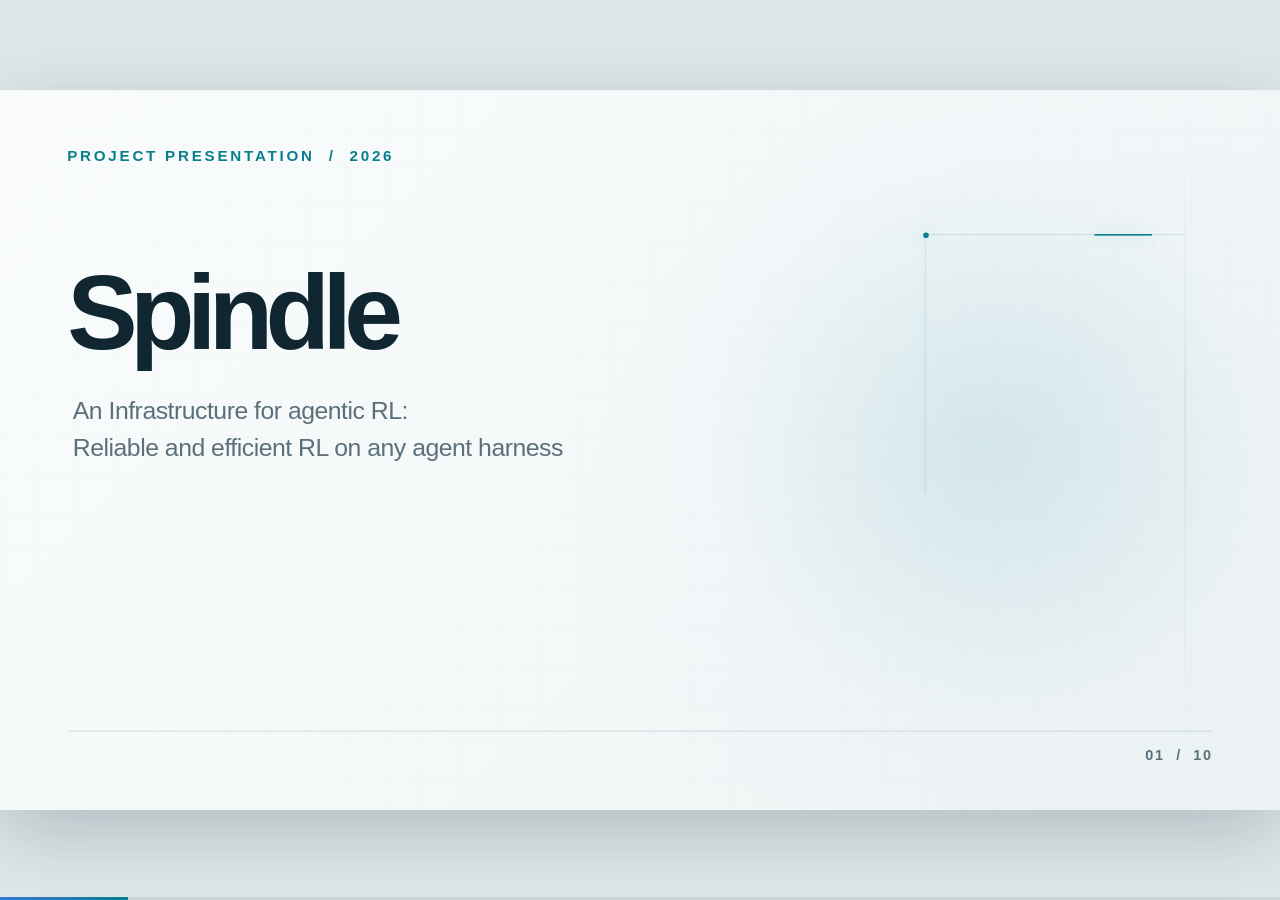
<file: spindle-slides/index.html>
<!doctype html>
<html lang="en">
  <head>
    <meta charset="UTF-8" />
    <meta name="viewport" content="width=device-width, initial-scale=1.0" />
    <meta name="theme-color" content="#f4f7f8" />
    <title>Spindle</title>
    <link rel="stylesheet" href="styles.css" />
  </head>
  <body>
    <main id="deck" aria-label="Spindle presentation">
      <section class="slide cover is-active" data-slide="0" aria-label="Cover">
        <div class="cover-accent" aria-hidden="true"></div>
        <p class="cover-kicker">PROJECT PRESENTATION&nbsp;&nbsp;/&nbsp;&nbsp;2026</p>

        <div class="cover-copy">
          <h1>
            <span class="cover-title-top">Spindle</span>
          </h1>
          <p class="cover-subtitle">
            <span>An Infrastructure for agentic RL:</span>
            <span>Reliable and efficient RL on any agent harness</span>
          </p>
        </div>

        <div class="cover-footer">
          <p class="page-number">01&nbsp;&nbsp;/&nbsp;&nbsp;10</p>
        </div>
      </section>

      <section
        class="slide motivation"
        data-slide="1"
        data-stage="0"
        aria-label="Motivation"
      >
        <header class="slide-header">
          <p class="section-label">01</p>
          <h2>Intro + Motivation</h2>
          <p class="page-number">02&nbsp;&nbsp;/&nbsp;&nbsp;10</p>
        </header>

        <div class="motivation-rl-primer" aria-label="Reinforcement learning connects rollout to training">
          <div class="primer-node primer-rollout">
            <span>GENERATION</span>
            <strong>Rollout</strong>
            <small>(SGLang / vLLM)</small>
          </div>

          <div class="primer-transfer motivation-stage-transfer" aria-hidden="true">
            <span>token trajectory</span>
            <i></i>
          </div>

          <div class="primer-node primer-training">
            <span>POLICY UPDATE</span>
            <strong>Training</strong>
          </div>
        </div>

        <p class="motivation-spindle-line motivation-stage-spindle" aria-hidden="true">
          <span>•</span><strong>Agentic RL:</strong> RL on agentic task, with live agent harness interaction
        </p>

        <section class="motivation-example reasoning-rl-example motivation-stage-reasoning" aria-hidden="true">
          <h3>Reasoning RL: a single model call</h3>
          <div class="reasoning-rl-flow">
            <div class="example-node example-prompt-card">
              <small>INPUT</small>
              <strong>Prompt</strong>
              <p>Solve: If 3x + 5 = 20, what is x?</p>
            </div>
            <i class="example-arrow"></i>
            <div class="example-node example-engine-card">
              <small>INFERENCE</small>
              <strong>Rollout Engine</strong>
            </div>
            <i class="example-arrow"></i>
            <div class="example-node example-output-card">
              <small>OUTPUT SAMPLE</small>
              <strong>Answer</strong>
              <p><span>&lt;thinking&gt;</span> 3x = 15 <span>&lt;/thinking&gt;</span><br />x = 5</p>
            </div>
          </div>
        </section>

        <section class="motivation-example agentic-rl-example motivation-stage-agentic" aria-hidden="true">
          <h3>Agentic RL: a stateful interaction loop</h3>

          <div class="agentic-rl-flow">
            <div class="example-node compact-node agentic-step-prompt" aria-hidden="true">
              <small>SWE TASK</small>
              <strong>Prompt</strong>
            </div>
            <i class="example-arrow short-arrow agentic-step-prompt" aria-hidden="true"></i>

            <div class="agent-runtime-pair agentic-step-runtime" aria-hidden="true">
              <div class="example-node compact-node harness-node">
                <small>RUNTIME</small>
                <strong>Agent Harness</strong>
              </div>
              <div class="runtime-loop-line"><span>observe</span><span>act</span></div>
              <div class="example-node compact-node environment-node">
                <small>STATE</small>
                <strong>Environment</strong>
              </div>
            </div>

            <i class="example-arrow bidirectional-arrow agentic-step-engine" aria-hidden="true"></i>
            <div class="example-node compact-node proxy-node agentic-step-engine" aria-hidden="true">
              <small>SERVICE LAYER</small>
              <strong>Proxy Server</strong>
            </div>
            <i class="example-arrow bidirectional-arrow agentic-step-engine" aria-hidden="true"></i>
            <div class="example-node compact-node rollout-node agentic-step-engine" aria-hidden="true">
              <small>INFERENCE</small>
              <strong>Rollout Engine</strong>
            </div>
            <i class="example-arrow short-arrow agentic-step-output" aria-hidden="true"></i>

            <div class="agentic-output-sample agentic-step-output" aria-hidden="true">
              <strong>Output Sample</strong>
              <div class="agentic-sample-row">
                <span class="sample-system">System</span>
                <span class="sample-user">User</span>
                <span class="sample-assistant">Assistant</span>
                <span class="sample-tool">Tool response</span>
                <span class="sample-assistant">Assistant</span>
              </div>
              <small>multi-turn · multi-source</small>
            </div>
          </div>

          <div class="agentic-value-points">
            <p><span>•</span> Unifies diverse agents into a standard RL rollout training pipeline</p>
            <p><span>•</span> Converts live interactions into training evidence</p>
          </div>
        </section>

      </section>

      <section class="slide architecture" data-slide="2" data-stage="0" aria-label="Architecture">
        <header class="slide-header">
          <p class="section-label">03</p>
          <h2>Architecture</h2>
          <p class="page-number">03&nbsp;&nbsp;/&nbsp;&nbsp;10</p>
        </header>

        <div
          class="architecture-canvas"
          aria-label="Spindle connects an RL framework to task runtimes through a control plane and a token-level data plane"
        >
          <svg
            class="paper-architecture"
            viewBox="0 0 1460 690"
            role="img"
            aria-label="Paper-style architecture diagram with RL Framework on the left, Spindle in the center, and Task Runtime on the right"
          >
            <title>Spindle architecture</title>
            <defs>
              <pattern id="blue-hatch" width="9" height="9" patternUnits="userSpaceOnUse" patternTransform="rotate(35)">
                <line x1="0" y1="0" x2="0" y2="9" stroke="#89bfe8" stroke-width="1" opacity="0.58" />
              </pattern>
              <pattern id="green-hatch" width="9" height="9" patternUnits="userSpaceOnUse" patternTransform="rotate(35)">
                <line x1="0" y1="0" x2="0" y2="9" stroke="#78c88a" stroke-width="1" opacity="0.62" />
              </pattern>
              <pattern id="orange-hatch" width="9" height="9" patternUnits="userSpaceOnUse" patternTransform="rotate(35)">
                <line x1="0" y1="0" x2="0" y2="9" stroke="#e0a23a" stroke-width="1" opacity="0.42" />
              </pattern>
              <filter id="roughen" x="-3%" y="-3%" width="106%" height="106%">
                <feTurbulence type="fractalNoise" baseFrequency="0.018" numOctaves="2" seed="11" result="noise" />
                <feDisplacementMap in="SourceGraphic" in2="noise" scale="0.75" xChannelSelector="R" yChannelSelector="G" />
              </filter>
              <marker id="paper-arrow" markerWidth="7" markerHeight="7" refX="6.2" refY="3.5" orient="auto">
                <path d="M 0 0 L 7 3.5 L 0 7" fill="none" stroke="#303a3e" stroke-width="1.15" />
              </marker>
              <marker id="paper-arrow-start" markerWidth="7" markerHeight="7" refX="0.8" refY="3.5" orient="auto">
                <path d="M 7 0 L 0 3.5 L 7 7" fill="none" stroke="#303a3e" stroke-width="1.15" />
              </marker>
            </defs>

            <g class="paper-zone paper-zone-rl architecture-stage-framework" aria-hidden="true">
              <rect class="paper-boundary boundary-rl" x="22" y="46" width="300" height="575" rx="18" filter="url(#roughen)" />
              <text class="paper-zone-title" x="172" y="82" text-anchor="middle">RL Framework</text>
              <text class="paper-zone-subtitle" x="172" y="124" text-anchor="middle">Verl / Miles / slime</text>

              <rect class="paper-node rl-paper-node" x="52" y="230" width="105" height="175" rx="14" filter="url(#roughen)" />
              <text class="paper-node-title" x="104.5" y="307" text-anchor="middle">
                <tspan x="104.5">Training</tspan>
                <tspan x="104.5" dy="25">Engine</tspan>
              </text>

              <rect class="paper-node rl-paper-node" x="188" y="230" width="105" height="175" rx="14" filter="url(#roughen)" />
              <text class="paper-node-title" x="240.5" y="307" text-anchor="middle">
                <tspan x="240.5">Rollout</tspan>
                <tspan x="240.5" dy="25">Engine</tspan>
              </text>

              <rect class="paper-node buffer-paper-node" x="52" y="493" width="241" height="58" rx="10" filter="url(#roughen)" />
              <text class="paper-small-title" x="172.5" y="529" text-anchor="middle">Data Buffer</text>
            </g>

            <g class="paper-zone paper-zone-spindle">
              <rect class="paper-boundary boundary-spindle" x="435" y="30" width="520" height="615" rx="18" filter="url(#roughen)" />
              <text class="paper-zone-title" x="695" y="70" text-anchor="middle">Spindle</text>

              <g class="architecture-agent-server-anchor">
                <rect class="paper-node server-paper-node" x="465" y="90" width="460" height="155" rx="16" filter="url(#roughen)" />
                <rect class="paper-pattern" x="465" y="90" width="460" height="155" rx="16" fill="url(#blue-hatch)" />
                <text class="paper-component-title" x="695" y="145" text-anchor="middle">Agent Server</text>
                <text class="paper-plane-label control-plane-label" x="695" y="176" text-anchor="middle">(control plane)</text>
                <text class="paper-component-note" x="695" y="211" text-anchor="middle">task lifecycle and runtime orchestration</text>
              </g>

              <rect class="paper-node proxy-paper-node" x="475" y="315" width="440" height="270" rx="16" filter="url(#roughen)" />
              <rect class="paper-pattern" x="475" y="315" width="440" height="270" rx="16" fill="url(#green-hatch)" />
              <text class="paper-component-title" x="695" y="357" text-anchor="middle">Proxy Server</text>
              <text class="paper-plane-label data-plane-label" x="695" y="387" text-anchor="middle">(data plane)</text>

              <rect class="paper-module" x="495" y="425" width="190" height="62" rx="11" filter="url(#roughen)" />
              <text class="paper-module-label" x="590" y="463" text-anchor="middle">Sessions</text>
              <rect class="paper-module" x="705" y="425" width="190" height="62" rx="11" filter="url(#roughen)" />
              <text class="paper-module-label" x="800" y="452" text-anchor="middle">
                <tspan x="800">Protocol</tspan>
                <tspan x="800" dy="22">Adapters</tspan>
              </text>
              <rect class="paper-module" x="495" y="505" width="190" height="62" rx="11" filter="url(#roughen)" />
              <text class="paper-module-label trajectory-manage-label" x="590" y="532" text-anchor="middle">
                <tspan x="590">Trajectory</tspan>
                <tspan x="590" dy="22">Manage</tspan>
              </text>
              <rect class="paper-module" x="705" y="505" width="190" height="62" rx="11" filter="url(#roughen)" />
              <text class="paper-module-label" x="800" y="543" text-anchor="middle">Tokenization</text>
            </g>

            <g class="paper-zone paper-zone-runtime architecture-stage-runtime" aria-hidden="true">
              <rect class="paper-boundary boundary-runtime" x="1060" y="42" width="378" height="585" rx="18" filter="url(#roughen)" />
              <rect class="paper-pattern runtime-zone-pattern" x="1060" y="42" width="378" height="585" rx="18" fill="url(#orange-hatch)" />
              <text class="paper-zone-title" x="1249" y="80" text-anchor="middle">Task Runtime</text>

              <rect class="paper-node runtime-paper-node" x="1085" y="93" width="328" height="140" rx="16" filter="url(#roughen)" />
              <text class="runtime-paper-kind" x="1112" y="170">Task</text>
              <line class="runtime-divider" x1="1195" y1="115" x2="1195" y2="211" />
              <text class="runtime-paper-value" x="1220" y="136">
                <tspan x="1220">SWE Gym /</tspan>
                <tspan x="1220" dy="25">SWE Bench /</tspan>
                <tspan x="1220" dy="25">custom</tspan>
              </text>

              <rect class="paper-node runtime-paper-node" x="1085" y="275" width="328" height="140" rx="16" filter="url(#roughen)" />
              <text class="runtime-paper-kind" x="1112" y="352">Agent</text>
              <line class="runtime-divider" x1="1195" y1="297" x2="1195" y2="393" />
              <text class="runtime-paper-value" x="1220" y="330">
                <tspan x="1220">Claude Code /</tspan>
                <tspan x="1220" dy="28">Codex / ReAct</tspan>
              </text>

              <rect class="paper-node runtime-paper-node" x="1085" y="465" width="328" height="140" rx="16" filter="url(#roughen)" />
              <text class="runtime-paper-kind" x="1112" y="542">Env</text>
              <line class="runtime-divider" x1="1195" y1="487" x2="1195" y2="583" />
              <text class="runtime-paper-value" x="1220" y="507">
                <tspan x="1220">Local/</tspan>
                      <tspan x="1220" dy="27">Remote Sandbox/</tspan>
                <tspan x="1220" dy="27">Custom Provider</tspan>
              </text>
            </g>

            <g class="paper-arrows paper-arrow-labels architecture-stage-submit" aria-hidden="true">
              <path d="M 322 130 H 465" marker-end="url(#paper-arrow)" />
              <text x="393.5" y="106" text-anchor="middle">submit task</text>
            </g>

            <g class="paper-arrows paper-arrow-labels architecture-stage-session" aria-hidden="true">
              <path d="M 750 245 V 315" marker-end="url(#paper-arrow)" />
              <text x="774" y="287">create session</text>
            </g>

            <g class="paper-arrows paper-arrow-labels architecture-stage-launch" aria-hidden="true">
              <path d="M 925 160 H 1060" marker-end="url(#paper-arrow)" />
              <text x="992.5" y="136" text-anchor="middle">launch</text>
            </g>

            <g class="paper-arrows paper-arrow-labels architecture-stage-agent-api" aria-hidden="true">
              <path d="M 915 350 H 1085" marker-start="url(#paper-arrow-start)" marker-end="url(#paper-arrow)" />
              <text class="paper-wide-label" x="1000" y="325" text-anchor="middle">OpenAI / Anthropic</text>
            </g>

            <g class="paper-arrows paper-arrow-labels architecture-stage-rollout" aria-hidden="true">
              <path d="M 293 335 H 475" marker-start="url(#paper-arrow-start)" marker-end="url(#paper-arrow)" />
              <text class="paper-wide-label paper-compact-label" x="384" y="310" text-anchor="middle">token ID / log prob</text>
            </g>

            <g class="paper-arrows paper-arrow-labels architecture-stage-trajectory-data" aria-hidden="true">
              <path d="M 475 525 H 293" marker-end="url(#paper-arrow)" />
              <text x="384" y="558" text-anchor="middle">trajectory data</text>
            </g>

            <g class="paper-arrows paper-arrow-labels architecture-stage-training-trajectory" aria-hidden="true">
              <path d="M 104.5 493 V 405" marker-end="url(#paper-arrow)" />
              <text x="126" y="455">trajectory data</text>
            </g>
          </svg>
        </div>
      </section>

      <section class="slide detail-slide agent-server-slide" data-slide="3" data-stage="0" aria-label="Agent Server">
        <header class="slide-header">
          <p class="section-label">04</p>
          <h2>Agent Server</h2>
          <p class="page-number">04&nbsp;&nbsp;/&nbsp;&nbsp;10</p>
        </header>

        <p class="detail-lead agent-server-lead">
          The control plane turns each submitted task into a session-bound task runtime.
        </p>

        <div class="agent-server-canvas">
          <svg
            class="agent-server-diagram"
            viewBox="0 0 1460 620"
            role="img"
            aria-label="Agent Server interfaces, session creation flow, runtime launch, and deployment options"
          >
            <title>Agent Server control plane</title>
            <defs>
              <pattern id="server-blue-hatch" width="9" height="9" patternUnits="userSpaceOnUse" patternTransform="rotate(35)">
                <line x1="0" y1="0" x2="0" y2="9" stroke="#89bfe8" stroke-width="1" opacity="0.58" />
              </pattern>
              <pattern id="server-green-hatch" width="9" height="9" patternUnits="userSpaceOnUse" patternTransform="rotate(35)">
                <line x1="0" y1="0" x2="0" y2="9" stroke="#78c88a" stroke-width="1" opacity="0.56" />
              </pattern>
              <pattern id="server-orange-hatch" width="9" height="9" patternUnits="userSpaceOnUse" patternTransform="rotate(35)">
                <line x1="0" y1="0" x2="0" y2="9" stroke="#e0a23a" stroke-width="1" opacity="0.46" />
              </pattern>
              <filter id="server-roughen" x="-3%" y="-3%" width="106%" height="106%">
                <feTurbulence type="fractalNoise" baseFrequency="0.018" numOctaves="2" seed="17" result="noise" />
                <feDisplacementMap in="SourceGraphic" in2="noise" scale="0.65" xChannelSelector="R" yChannelSelector="G" />
              </filter>
              <marker id="server-arrow" markerWidth="9" markerHeight="9" refX="8" refY="4.5" orient="auto">
                <path d="M 0 0 L 9 4.5 L 0 9" fill="none" stroke="#303a3e" stroke-width="1.4" />
              </marker>
            </defs>

            <g class="server-zone server-framework-zone server-stage-framework" aria-hidden="true">
              <rect class="server-boundary framework-boundary" x="22" y="42" width="320" height="402" rx="18" filter="url(#server-roughen)" />
              <text class="server-zone-title" x="182" y="78" text-anchor="middle">RL framework</text>
              <text class="server-zone-subtitle" x="182" y="108" text-anchor="middle">Verl / slime / miles</text>
              <text class="server-small-heading" x="54" y="154">CALLS AGENT SERVER API</text>

              <text class="server-api-name" x="54" y="205">Submit</text>
              <line class="server-rule" x1="54" y1="219" x2="310" y2="219" />

              <text class="server-api-name" x="54" y="269">Cancel</text>
              <line class="server-rule" x1="54" y1="294" x2="310" y2="294" />

              <text class="server-api-name status-api" x="54" y="344">GetTaskStatus</text>
            </g>

            <g class="server-zone server-control-zone agent-server-magic-target">
              <rect class="server-main-node" x="515" y="42" width="410" height="402" rx="18" filter="url(#server-roughen)" />
              <rect class="server-node-pattern" x="515" y="42" width="410" height="402" rx="18" fill="url(#server-blue-hatch)" />
              <text class="server-main-title" x="720" y="112" text-anchor="middle">Agent Server</text>
              <text class="server-plane" x="720" y="146" text-anchor="middle">control plane</text>

              <g class="server-lifecycle-details server-stage-lifecycle" aria-hidden="true">
                <text class="server-task-label" x="720" y="222" text-anchor="middle">Task lifecycle</text>
                <path class="server-state-line" d="M 580 260 H 860" />
                <circle class="server-state-dot" cx="580" cy="260" r="5" />
                <circle class="server-state-dot" cx="720" cy="260" r="5" />
                <circle class="server-state-dot" cx="860" cy="260" r="5" />
                <text class="server-state-text" x="580" y="297" text-anchor="middle">queued</text>
                <text class="server-state-text" x="720" y="297" text-anchor="middle">running</text>
                <text class="server-state-text" x="860" y="297" text-anchor="middle">terminal</text>
              </g>
            </g>

            <g class="server-zone server-proxy-zone server-stage-session" aria-hidden="true">
              <rect class="server-side-node proxy-side-node" x="1135" y="70" width="275" height="132" rx="16" filter="url(#server-roughen)" />
              <rect class="server-node-pattern" x="1135" y="70" width="275" height="132" rx="16" fill="url(#server-green-hatch)" />
              <text class="server-side-title" x="1272.5" y="126" text-anchor="middle">Proxy Server</text>
            </g>

            <g class="server-zone server-task-runtime-zone server-stage-runtime" aria-hidden="true">
              <rect class="server-side-node runtime-side-node" x="1135" y="312" width="275" height="132" rx="16" filter="url(#server-roughen)" />
              <rect class="server-node-pattern" x="1135" y="312" width="275" height="132" rx="16" fill="url(#server-orange-hatch)" />
              <text class="server-side-title" x="1272.5" y="368" text-anchor="middle">Task Runtime</text>
              <text class="server-side-note" x="1272.5" y="404" text-anchor="middle">task-scoped execution</text>
            </g>

            <g class="server-flow server-flow-labels server-request-flow server-stage-lifecycle" filter="url(#server-roughen)" aria-hidden="true">
              <path d="M 342 244 H 515" marker-end="url(#server-arrow)" />
              <text x="428" y="221" text-anchor="middle">request</text>
            </g>

            <g class="server-flow server-flow-labels server-session-flow server-stage-session" filter="url(#server-roughen)" aria-hidden="true">
              <path d="M 925 112 H 1135" marker-end="url(#server-arrow)" />
              <path d="M 1135 176 H 925" marker-end="url(#server-arrow)" />
              <text x="1030" y="91" text-anchor="middle"><tspan class="flow-step">01</tspan> Create Session</text>
              <text x="1030" y="212" text-anchor="middle"><tspan class="flow-step">02</tspan> Session ID + Proxy URL</text>
            </g>

            <g class="server-flow server-flow-labels server-runtime-flow server-stage-runtime" filter="url(#server-roughen)" aria-hidden="true">
              <path d="M 925 378 H 1135" marker-end="url(#server-arrow)" />
              <text x="1030" y="340" text-anchor="middle">
                <tspan class="flow-step">03</tspan> Launch Task Runtime
                <tspan class="server-flow-detail" x="1030" dy="25">with Session ID + Proxy URL</tspan>
              </text>
            </g>

            <g class="server-deployment-zone server-stage-deployment" aria-hidden="true">
              <line class="deployment-separator" x1="22" y1="470" x2="1438" y2="470" />
              <text class="deployment-heading" x="22" y="520">DEPLOYMENT OPTIONS</text>

              <rect class="deployment-option ray-option" x="160" y="540" width="530" height="70" rx="14" filter="url(#server-roughen)" />
              <text class="deployment-title" x="425" y="568" text-anchor="middle">Same Ray Cluster</text>
              <text class="deployment-note" x="425" y="595" text-anchor="middle">co-located with the RL framework</text>

              <text class="deployment-or" x="730" y="582" text-anchor="middle">or</text>

              <rect class="deployment-option http-option" x="770" y="540" width="530" height="70" rx="14" filter="url(#server-roughen)" />
              <text class="deployment-title" x="1035" y="568" text-anchor="middle">Standalone HTTP Server</text>
              <text class="deployment-note" x="1035" y="595" text-anchor="middle">stronger decoupling and independent scaling</text>
            </g>
          </svg>
        </div>
      </section>

      <template id="removed-task-runtime-slide">
        <header class="slide-header">
          <p class="section-label">05</p>
          <h2>Task Runtime abstraction</h2>
          <p class="page-number">05&nbsp;&nbsp;/&nbsp;&nbsp;10</p>
        </header>

        <p class="detail-lead">
          Task, Agent, and Environment are orthogonal components that can be replaced independently.
        </p>

        <div class="runtime-story-canvas">
          <section class="component-board task-board" aria-label="Task component and SWE task pipeline">
            <div class="component-heading">
              <strong>Task</strong>
              <span>SWE-bench / SWE-Gym</span>
            </div>

            <div class="task-choice-grid">
              <div class="runtime-choice task-choice choice-task-bench">
                <span class="choice-eyebrow">TASK</span>
                <strong>SWE-bench</strong>
              </div>
              <div class="runtime-choice task-choice choice-task-gym">
                <span class="choice-eyebrow">TASK</span>
                <strong>SWE-Gym</strong>
              </div>
            </div>

            <div class="task-pipeline" aria-label="SWE task execution pipeline">
              <div class="pipeline-step">
                <span>01</span>
                <strong>Set up repo</strong>
                <small>in environment</small>
              </div>
              <i class="pipeline-link" aria-hidden="true"></i>
              <div class="pipeline-step">
                <span>02</span>
                <strong>Run agent</strong>
              </div>
              <i class="pipeline-link" aria-hidden="true"></i>
              <div class="pipeline-step">
                <span>03</span>
                <strong>Collect code</strong>
                <small>agent artifacts</small>
              </div>
              <i class="pipeline-link" aria-hidden="true"></i>
              <div class="pipeline-step">
                <span>04</span>
                <strong>Evaluate</strong>
                <small>and reward</small>
              </div>
            </div>
          </section>

          <section class="component-board agent-board" aria-label="Replaceable agent implementations">
            <div class="component-heading">
              <strong>Agent</strong>
              <span>replaceable agent loop</span>
            </div>

            <div class="agent-choice-grid">
              <div class="runtime-choice choice-agent-react">
                <span class="choice-logo text-logo react-mark" aria-hidden="true">↻</span>
                <strong>ReAct Agent</strong>
                <small>Python coroutine</small>
              </div>
              <div class="runtime-choice choice-agent-claude">
                <span class="choice-logo image-logo">
                  <img src="https://www.anthropic.com/favicon.ico" alt="" />
                </span>
                <strong>Claude Code</strong>
                <small>black-box harness</small>
              </div>
              <div class="runtime-choice choice-agent-custom">
                <span class="choice-logo text-logo code-mark" aria-hidden="true">&lt;/&gt;</span>
                <strong>Custom loop</strong>
                <small>user-defined</small>
              </div>
            </div>
          </section>

          <section class="component-board environment-board" aria-label="Replaceable environment providers">
            <div class="component-heading">
              <strong>Environment</strong>
              <span>local or remote sandbox</span>
            </div>

            <div class="environment-choice-grid">
              <div class="runtime-choice choice-env-local">
                <span class="choice-logo text-logo terminal-mark" aria-hidden="true">&gt;_</span>
                <strong>Local</strong>
                <small>process</small>
              </div>
              <div class="runtime-choice choice-env-docker">
                <span class="choice-logo image-logo docker-logo">
                  <img src="https://www.docker.com/app/uploads/2026/02/Docker_Mark_660x400.png" alt="" />
                </span>
                <strong>Docker</strong>
                <small>container</small>
              </div>
              <div class="runtime-choice choice-env-e2b">
                <span class="choice-logo image-logo e2b-logo">
                  <img src="https://e2b.dev/brand/e2b-symbol-black-l.svg" alt="" />
                </span>
                <strong>E2B</strong>
                <small>sandbox</small>
              </div>
              <div class="runtime-choice choice-env-modal">
                <span class="choice-logo image-logo modal-logo">
                  <img src="https://modal-cdn.com/modal-logo-icon.png" alt="" />
                </span>
                <strong>Modal</strong>
                <small>sandbox</small>
              </div>
              <div class="runtime-choice choice-env-custom">
                <span class="choice-logo text-logo plug-mark" aria-hidden="true">{ }</span>
                <strong>Custom</strong>
                <small>provider</small>
              </div>
            </div>
          </section>

          <svg class="orthogonality-overlay runtime-stage-final" viewBox="0 0 1460 620" aria-hidden="true">
            <path d="M 111 168 V 224" />
            <path d="M 299 168 V 224" />
            <path d="M 111 224 H 1444" />
            <path d="M 674 224 V 300" />
            <path d="M 1444 224 V 300 H 1375" />
            <path d="M 126 300 H 1375" />
            <path d="M 126 300 V 316" />
            <path d="M 345 300 V 316" />
            <path d="M 564 300 V 316" />
            <path d="M 819 300 V 316" />
            <path d="M 958 300 V 316" />
            <path d="M 1097 300 V 316" />
            <path d="M 1236 300 V 316" />
            <path d="M 1375 300 V 316" />
            <circle cx="111" cy="168" r="5" />
            <circle cx="299" cy="168" r="5" />
            <circle cx="126" cy="316" r="5" />
            <circle cx="345" cy="316" r="5" />
            <circle cx="564" cy="316" r="5" />
            <circle cx="819" cy="316" r="5" />
            <circle cx="958" cy="316" r="5" />
            <circle cx="1097" cy="316" r="5" />
            <circle cx="1236" cy="316" r="5" />
            <circle cx="1375" cy="316" r="5" />
          </svg>

          <div class="runtime-story-status" aria-live="polite">
            <p class="runtime-stage-copy runtime-stage-0">Local baseline: SWE-bench with ReAct Agent in a Docker container.</p>
            <p class="runtime-stage-copy runtime-stage-1">Scale the environment: move the same task and agent to Modal Sandbox.</p>
            <p class="runtime-stage-copy runtime-stage-2">Switch the task: replace SWE-bench with SWE-Gym.</p>
            <p class="runtime-stage-copy runtime-stage-3">Switch the agent: replace ReAct Agent with Claude Code.</p>
            <p class="runtime-stage-copy runtime-stage-4">Orthogonal by design: mix and scale each component independently.</p>
          </div>
        </div>
      </template>

      <section class="slide detail-slide proxy-design-slide" data-slide="4" data-stage="0" aria-label="Proxy Server design">
        <header class="slide-header">
          <p class="section-label">05</p>
          <h2>Proxy Server</h2>
          <p class="page-number">05&nbsp;&nbsp;/&nbsp;&nbsp;10</p>
        </header>

        <div class="proxy-design-canvas">
          <section class="proxy-overview" aria-label="Proxy Server core functions">
            <header>
              <small>DATA PLANE SERVICE</small>
              <strong>Proxy Server</strong>
            </header>
            <div class="proxy-overview-functions">
              <div>Protocol<br />Adapter</div>
              <div>Trajectory Manager</div>
              <div>Tokenization</div>
            </div>
          </section>

          <section class="proxy-plane-frame proxy-control-plane proxy-stage-planes" aria-hidden="true">
            <p><strong>CONTROL PLANE</strong><span>session lifecycle</span></p>
          </section>

          <section class="proxy-plane-frame proxy-data-plane proxy-stage-planes" aria-hidden="true">
            <p><strong>DATA PLANE</strong><span>data traffic</span></p>
          </section>

          <section class="proxy-control-client proxy-stage-session" aria-hidden="true">
            <strong>Agent Server</strong>
          </section>

          <section class="proxy-agent-clients proxy-stage-runtime" aria-hidden="true">
            <strong>Task Agent Runtime</strong>
            <div><span>OpenAI</span><b>ReAct / Codex</b></div>
            <div><span>Anthropic</span><b>Claude Code</b></div>
            <div><span>Custom</span><b>User agent</b></div>
          </section>

          <section class="proxy-cluster" aria-label="One router with dynamically registered proxy replicas" aria-hidden="true">
            <header class="proxy-cluster-header">
              <strong>Proxy Server Cluster</strong>
            </header>

            <div class="proxy-router">
              <strong>Proxy Server Router</strong>
              <span>registry, session management, placement</span>
            </div>

            <p class="proxy-registration-label proxy-stage-register" aria-hidden="true">DYNAMIC REGISTRATION</p>

            <div class="proxy-replica-row">
              <article class="proxy-replica replica-01">
                <header><strong>Replica 01</strong><span class="proxy-stage-register" aria-hidden="true">registered</span></header>
                <div class="replica-pipeline">
                  <div class="replica-component adapter-component">Protocol<br />Adapters</div>
                  <div class="replica-component manager-component">Trajectory<br />Manage</div>
                  <div class="replica-component tito-component">Tokenization</div>
                </div>
              </article>

              <article class="proxy-replica replica-02 assigned-replica">
                <header>
                  <strong>Replica 02</strong>
                  <span class="proxy-stage-register replica-registration-status" aria-hidden="true">registered</span>
                  <span class="proxy-stage-session replica-assigned-status" aria-hidden="true">assigned</span>
                </header>
                <div class="replica-pipeline">
                  <div class="replica-component adapter-component">Protocol<br />Adapters</div>
                  <div class="replica-component manager-component">Trajectory<br />Manage</div>
                  <div class="replica-component tito-component">Tokenization</div>
                </div>
              </article>

              <article class="proxy-replica replica-03">
                <header><strong>Replica 03</strong><span class="proxy-stage-register" aria-hidden="true">registered</span></header>
                <div class="replica-pipeline">
                  <div class="replica-component adapter-component">Protocol<br />Adapters</div>
                  <div class="replica-component manager-component">Trajectory<br />Manage</div>
                  <div class="replica-component tito-component">Tokenization</div>
                </div>
              </article>
            </div>

          </section>

          <svg class="proxy-design-connectors" viewBox="0 0 1460 660" aria-hidden="true">
            <defs>
              <marker id="proxy-register-arrow" markerWidth="9" markerHeight="9" refX="8" refY="4.5" orient="auto">
                <path d="M 0 0 L 9 4.5 L 0 9" fill="none" stroke="#7a8a90" stroke-width="1.3" />
              </marker>
              <marker id="proxy-control-arrow" markerWidth="9" markerHeight="9" refX="8" refY="4.5" orient="auto">
                <path d="M 0 0 L 9 4.5 L 0 9" fill="none" stroke="#3977b5" stroke-width="1.5" />
              </marker>
              <marker id="proxy-data-arrow" markerWidth="9" markerHeight="9" refX="8" refY="4.5" orient="auto">
                <path d="M 0 0 L 9 4.5 L 0 9" fill="none" stroke="#2f8f69" stroke-width="1.5" />
              </marker>
            </defs>

            <path class="proxy-register-edge proxy-stage-register" d="M 515 250 V 205 H 785 V 155" marker-end="url(#proxy-register-arrow)" />
            <path class="proxy-register-edge proxy-stage-register" d="M 890 250 V 155" marker-end="url(#proxy-register-arrow)" />
            <path class="proxy-register-edge proxy-stage-register" d="M 1265 250 V 205 H 995 V 155" marker-end="url(#proxy-register-arrow)" />

            <path class="proxy-control-edge proxy-stage-session" d="M 250 88 H 655" marker-end="url(#proxy-control-arrow)" />
            <path class="proxy-control-return proxy-stage-session" d="M 655 132 H 270" marker-end="url(#proxy-control-arrow)" />

            <path class="proxy-injection-edge proxy-stage-runtime" d="M 125 152 V 260" marker-end="url(#proxy-control-arrow)" />

            <path class="proxy-data-edge proxy-stage-direct" d="M 250 410 H 300 V 600 H 890 V 550" marker-end="url(#proxy-data-arrow)" />
          </svg>

          <div class="proxy-control-label proxy-stage-session" aria-hidden="true">
            <strong>create session / abort session / check status</strong>
            <span>session ID + replica URL</span>
          </div>

          <div class="proxy-data-label proxy-stage-direct" aria-hidden="true">
            <strong>direct to assigned replica</strong>
            <span>router bypassed</span>
          </div>

          <div class="proxy-injection-label proxy-stage-runtime" aria-hidden="true">
            <strong>inject</strong>
            <span>session ID + replica URL</span>
          </div>
        </div>
      </section>

      <section class="slide detail-slide trajectory-manager-slide" data-slide="5" data-stage="0" aria-label="Proxy Server Component 1: Trajectory Manager">
        <header class="slide-header">
          <p class="section-label">06</p>
          <h2>Proxy Server Component 1: Trajectory Manager</h2>
          <p class="page-number">06&nbsp;&nbsp;/&nbsp;&nbsp;10</p>
        </header>

        <div class="trajectory-manager-canvas">
          <section class="interaction-example" aria-label="Example multi-turn interaction">
            <div class="trajectory-section-heading">
              <strong>One task, multiple turns</strong>
            </div>

            <div class="interaction-track">
              <div class="interaction-token context-token">
                <small>CONTEXT</small>
                <strong>System</strong>
              </div>
              <i class="interaction-link" aria-hidden="true"></i>
              <div class="interaction-token user-token">
                <small>INPUT</small>
                <strong>User</strong>
              </div>
              <i class="interaction-link" aria-hidden="true"></i>
              <div class="interaction-token assistant-token">
                <small>TURN 01</small>
                <strong>Assistant 1</strong>
              </div>
              <i class="interaction-link" aria-hidden="true"></i>
              <div class="interaction-token tool-token">
                <small>OBSERVATION</small>
                <strong>Tool result</strong>
              </div>
              <i class="interaction-link" aria-hidden="true"></i>
              <div class="interaction-token assistant-token">
                <small>TURN 02</small>
                <strong>Assistant 2</strong>
              </div>
              <i class="interaction-link" aria-hidden="true"></i>
              <div class="interaction-token tool-token">
                <small>OBSERVATION</small>
                <strong>Tool result 2</strong>
              </div>
              <i class="interaction-link" aria-hidden="true"></i>
              <div class="interaction-token assistant-token">
                <small>TURN 03</small>
                <strong>Assistant 3</strong>
              </div>
            </div>
          </section>

          <div class="trajectory-methods trajectory-stage-methods" aria-hidden="true">
            <section class="merge-method per-turn-method">
              <header>
                <div>
                  <span>BASELINE</span>
                  <h3>Per-turn</h3>
                </div>
                <p>4 interactions → 4 samples</p>
              </header>

              <div class="lineage-list per-turn-lineages">
                <div class="lineage-row">
                  <span class="lineage-name">sample 01</span>
                  <div class="token-run repeated-prefix">
                    <span>SYS</span><span>U</span>
                  </div>
                  <div class="token-run target-span"><span>A1</span></div>
                </div>
                <div class="lineage-row">
                  <span class="lineage-name">sample 02</span>
                  <div class="token-run repeated-prefix long-prefix">
                    <span>SYS</span><span>U</span><span>A1</span><span>T1</span>
                  </div>
                  <div class="token-run target-span"><span>A2</span></div>
                </div>
                <div class="lineage-row">
                  <span class="lineage-name">sample 03</span>
                  <div class="token-run repeated-prefix long-prefix">
                    <span>SYS</span><span>U</span><span>A1</span><span>T1</span><span>A2</span><span>T2</span>
                  </div>
                  <div class="token-run target-span"><span>A3</span></div>
                </div>
                <div class="lineage-row subagent-lineage">
                  <span class="lineage-name">sample 04<small>sub-agent</small></span>
                  <div class="token-run subagent-prefix">
                    <span>S-SYS</span><span>S-U</span>
                  </div>
                  <div class="token-run subagent-target"><span>SA1</span></div>
                </div>
              </div>

              <p class="method-note">Every new sample repeats the full prefix.</p>
            </section>

            <section class="merge-method prefix-merge-method">
              <header>
                <div>
                  <span>BEST-EFFORT PREFIX MERGE</span>
                  <h3>Turn-merge</h3>
                </div>
                <p>4 samples → 2 trajectories</p>
              </header>

              <div class="merge-lineage-stage">
                <div class="lineage-row merge-source merge-source-a">
                  <span class="lineage-name">trace 01</span>
                  <div class="token-run repeated-prefix"><span>SYS</span><span>U</span></div>
                  <div class="token-run target-span"><span>A1</span></div>
                </div>
                <div class="lineage-row merge-source merge-source-b">
                  <span class="lineage-name">trace 02</span>
                  <div class="token-run repeated-prefix long-prefix">
                    <span>SYS</span><span>U</span><span>A1</span><span>T1</span>
                  </div>
                  <div class="token-run target-span"><span>A2</span></div>
                </div>
                <div class="lineage-row merge-source merge-source-c">
                  <span class="lineage-name">trace 03</span>
                  <div class="token-run repeated-prefix long-prefix">
                    <span>SYS</span><span>U</span><span>A1</span><span>T1</span><span>A2</span><span>T2</span>
                  </div>
                  <div class="token-run target-span"><span>A3</span></div>
                </div>
                <div class="lineage-row retained-source subagent-lineage">
                  <span class="lineage-name">
                    <b class="retained-before">trace 04</b>
                    <b class="retained-after">trajectory 02</b>
                    <small>sub-agent</small>
                  </span>
                  <div class="token-run subagent-prefix">
                    <span>S-SYS</span><span>S-U</span>
                  </div>
                  <div class="token-run subagent-target"><span>SA1</span></div>
                </div>

                <div class="merged-lineage merge-result" aria-hidden="true">
                  <span class="lineage-name">trajectory 01<small>main agent</small></span>
                  <div class="merged-token context-merged">SYS</div>
                  <div class="merged-token context-merged">U</div>
                  <div class="merged-token assistant-merged">A1</div>
                  <div class="merged-token tool-merged">T1</div>
                  <div class="merged-token assistant-merged">A2</div>
                  <div class="merged-token tool-merged">T2</div>
                  <div class="merged-token assistant-merged">A3</div>
                </div>
              </div>

              <p class="method-note merged-note">Merge compatible prefixes. Keep the sub-agent trajectory separate.</p>
            </section>
          </div>

          <div class="trajectory-results trajectory-stage-results" aria-hidden="true">
            <section class="result-table" aria-label="Per-turn and prefix merge benchmark comparison">
              <div class="result-header">
                <span></span>
                <strong>Per-turn</strong>
                <strong>Turn-merge</strong>
                <strong>Outcome</strong>
              </div>
              <div class="result-row">
                <span>Training samples</span>
                <strong>1,380</strong>
                <strong class="result-best">236</strong>
                <strong class="result-outcome"><b>5.8×</b> fewer samples</strong>
              </div>
              <div class="result-row">
                <span>Step wall clock</span>
                <strong class="result-duration"><b>182</b><small>min</small></strong>
                <strong class="result-best result-duration"><b>28</b><small>min</small></strong>
                <strong class="result-outcome"><b>6.5×</b> faster step</strong>
              </div>
              <div class="result-row">
                <span>Eval score</span>
                <strong class="result-outcome result-outcome-neutral result-eval-outcome">almost same</strong>
              </div>
            </section>

            <section class="utilization-chart" aria-label="Rollout GPU utilization over wall time">
              <div class="utilization-heading">
                <strong>Rollout GPU utilization over three steps</strong>
                <span><i class="legend-per-turn"></i>Per-turn</span>
                <span><i class="legend-merged"></i>Turn-merge</span>
              </div>

              <svg viewBox="0 0 900 390" role="img" aria-label="Separate rollout GPU utilization charts for three per-turn steps over 182 minutes and three continuous turn-merge steps over 84 minutes">
                <text class="chart-panel-title per-turn-panel-title" x="70" y="18">PER-TURN</text>
                <text class="chart-finish-label baseline-label" x="830" y="18" text-anchor="end">182 min</text>

                <g class="chart-grid">
                  <rect x="70" y="28" width="760" height="120" />
                  <line x1="70" y1="68" x2="830" y2="68" />
                  <line x1="70" y1="108" x2="830" y2="108" />
                  <line x1="258" y1="28" x2="258" y2="148" />
                  <line x1="446" y1="28" x2="446" y2="148" />
                  <line x1="634" y1="28" x2="634" y2="148" />
                </g>

                <g class="chart-axis-labels">
                  <text x="58" y="33" text-anchor="end">100</text>
                  <text x="58" y="112" text-anchor="end">50</text>
                  <text x="58" y="152" text-anchor="end">0</text>
                  <text x="70" y="168">0</text>
                  <text x="258" y="168" text-anchor="middle">45</text>
                  <text x="446" y="168" text-anchor="middle">90</text>
                  <text x="634" y="168" text-anchor="middle">135</text>
                  <text x="830" y="168" text-anchor="end">182</text>
                </g>

                <g class="per-turn-step-labels">
                  <text x="135" y="139" text-anchor="middle">STEP 1</text>
                  <text x="364" y="139" text-anchor="middle">STEP 2</text>
                  <text x="673" y="139" text-anchor="middle">STEP 3</text>
                </g>

                <g class="per-turn-panel-trace" transform="translate(0 7) scale(1 0.63)">
                <path
                  class="utilization-trace per-turn-trace"
                  d="M70.0 224.0 L77.0 224.0 L77.5 72.4 L77.5 80.5 L79.4 80.4 L81.3 70.1 L83.2 75.4 L85.0 74.7 L86.9 195.6 L88.8 77.0 L90.7 67.2 L92.5 77.6 L94.4 66.0 L96.3 82.2 L98.2 78.2 L100.1 74.4 L101.9 110.2 L103.8 81.9 L105.7 76.5 L107.6 69.0 L109.5 81.6 L111.3 76.1 L113.2 73.7 L115.1 85.6 L117.0 76.0 L118.9 79.8 L120.7 85.0 L122.6 73.3 L124.5 74.3 L126.4 72.3 L128.3 85.2 L130.1 85.9 L132.0 151.3 L133.9 66.0 L135.8 70.5 L137.6 67.8 L139.5 74.9 L141.4 83.1 L143.3 80.4 L145.2 84.0 L147.0 68.2 L148.9 69.1 L150.8 75.2 L152.7 86.2 L154.6 80.3 L156.4 85.4 L158.3 66.6 L160.2 66.0 L162.1 83.7 L164.0 94.4 L165.8 81.4 L167.7 74.4 L169.6 73.6 L171.5 66.6 L173.4 66.0 L175.2 74.3 L177.1 81.8 L179.0 66.0 L180.9 69.2 L182.7 85.7 L184.6 186.1 L186.5 70.4 L188.4 82.5 L190.3 80.3 L191.1 72.9 L191.6 224.0 L340.9 224.0 L341.4 74.6 L341.4 79.5 L342.9 83.0 L344.4 84.8 L345.8 87.7 L347.3 81.9 L348.7 82.4 L350.2 71.5 L351.7 81.1 L353.1 78.8 L354.6 80.8 L356.0 79.0 L357.5 73.9 L359.0 219.3 L360.4 73.4 L361.9 74.4 L363.4 100.8 L364.8 81.7 L366.3 224.0 L367.7 76.4 L369.2 66.0 L370.7 85.8 L372.1 66.0 L373.6 74.0 L375.0 72.4 L376.5 184.5 L378.0 81.5 L379.4 81.3 L380.9 224.0 L382.4 66.0 L383.8 76.1 L385.3 66.0 L385.3 69.1 L385.8 224.0 L644.9 224.0 L645.4 76.2 L645.4 80.1 L647.2 68.7 L648.9 70.6 L650.7 73.7 L652.4 73.4 L654.2 72.1 L656.0 84.2 L657.7 73.0 L659.5 119.7 L661.2 82.2 L663.0 66.0 L664.7 195.6 L666.5 66.4 L668.2 77.3 L670.0 66.0 L671.7 70.0 L673.5 91.3 L675.2 82.2 L677.0 66.0 L678.8 77.3 L680.5 66.0 L682.3 68.9 L684.0 217.7 L685.8 80.1 L687.5 80.0 L689.3 78.2 L691.0 66.5 L692.8 126.0 L694.5 66.0 L696.3 70.5 L698.0 79.2 L699.8 66.0 L700.5 68.2 L701.1 224.0 L830.0 224.0"
                />
                </g>
                <path
                  class="utilization-trace merged-trace"
                  d="M70.0 224.0 L74.1 224.0 L74.6 70.1 L74.6 66.0 L75.8 68.7 L77.1 74.0 L78.4 69.9 L79.6 75.7 L80.9 75.0 L82.1 72.5 L83.4 189.2 L84.6 70.7 L85.9 66.0 L87.1 70.5 L88.4 66.0 L89.6 73.5 L90.9 70.7 L92.1 84.1 L93.4 71.7 L94.6 81.7 L95.9 67.5 L97.1 79.9 L98.4 86.9 L99.6 73.3 L100.9 79.3 L102.2 88.0 L103.4 67.6 L104.7 66.0 L105.9 141.8 L107.2 82.8 L108.4 69.0 L109.7 80.3 L110.9 87.9 L112.2 66.3 L113.4 79.7 L114.7 87.8 L115.9 66.0 L117.2 71.4 L118.4 69.1 L119.7 81.6 L120.9 83.5 L122.2 75.9 L123.5 70.2 L124.7 86.3 L126.0 91.3 L127.2 88.0 L128.5 86.1 L129.7 83.4 L131.0 74.8 L132.2 78.7 L133.5 85.0 L134.7 81.7 L136.0 72.2 L137.2 85.2 L138.5 87.1 L139.7 82.6 L141.0 81.0 L142.2 71.9 L143.5 87.9 L144.7 67.5 L146.0 81.3 L147.3 87.8 L148.5 154.5 L149.8 75.2 L151.0 87.3 L152.3 66.5 L153.5 76.3 L154.8 79.3 L156.0 66.0 L157.3 74.9 L158.5 75.3 L159.8 75.4 L161.0 68.1 L162.3 66.0 L163.5 76.0 L164.8 103.9 L166.0 66.0 L167.3 66.0 L168.5 73.8 L169.8 70.2 L171.1 79.0 L172.3 77.0 L173.6 66.0 L174.8 74.0 L176.1 85.0 L177.3 85.8 L178.6 66.0 L179.8 86.5 L181.1 86.8 L182.3 86.6 L183.6 77.6 L184.8 67.3 L186.1 73.4 L186.9 73.6 L187.4 224.0 L830.0 224.0"
                />

                <line class="baseline-finish-line" x1="830" y1="28" x2="830" y2="168" />

                <text class="chart-panel-title turn-merge-panel-title" x="70" y="195">TURN-MERGE</text>
                <text class="chart-finish-label merge-label" x="779" y="195" text-anchor="middle">84 min</text>

                <g class="chart-grid turn-merge-grid">
                  <rect x="70" y="205" width="760" height="120" />
                  <line x1="70" y1="245" x2="830" y2="245" />
                  <line x1="70" y1="285" x2="830" y2="285" />
                  <line x1="323" y1="205" x2="323" y2="325" />
                  <line x1="576" y1="205" x2="576" y2="325" />
                </g>

                <g class="chart-step-guides">
                  <line x1="306" y1="205" x2="306" y2="325" />
                  <line x1="543" y1="205" x2="543" y2="325" />
                  <text x="188" y="315" text-anchor="middle">STEP 1</text>
                  <text x="424" y="315" text-anchor="middle">STEP 2</text>
                  <text x="661" y="315" text-anchor="middle">STEP 3</text>
                </g>

                <g class="chart-axis-labels">
                  <text x="58" y="210" text-anchor="end">100</text>
                  <text x="58" y="289" text-anchor="end">50</text>
                  <text x="58" y="329" text-anchor="end">0</text>
                  <text x="70" y="346">0</text>
                  <text x="323" y="346" text-anchor="middle">30</text>
                  <text x="576" y="346" text-anchor="middle">60</text>
                  <text x="830" y="346" text-anchor="end">90</text>
                  <text x="450" y="380" text-anchor="middle">Wall time (min)</text>
                </g>

                <path
                  class="utilization-trace turn-merge-continuous"
                  d="M70 325 L75 325 L76 229 L82 214 L89 220 L96 210 L103 217 L109 213 L113 286 L116 218 L124 211 L132 221 L141 209 L150 216 L158 212 L166 224 L174 214 L181 218 L184 263 L188 211 L197 219 L205 213 L214 222 L223 210 L231 216 L239 212 L246 305 L250 220 L259 211 L268 217 L277 209 L286 219 L295 213 L304 216 L306 276 L310 219 L318 210 L326 216 L335 212 L344 221 L351 214 L356 294 L360 218 L369 210 L378 216 L387 213 L396 221 L405 211 L414 218 L422 214 L430 269 L434 216 L443 209 L452 220 L461 212 L470 217 L477 301 L481 219 L490 211 L499 216 L508 210 L517 220 L526 213 L535 218 L543 281 L547 216 L556 210 L565 219 L574 212 L583 218 L590 292 L594 215 L603 209 L612 220 L621 212 L630 217 L639 211 L648 221 L656 214 L664 274 L668 217 L677 210 L686 219 L693 311 L697 220 L706 212 L715 217 L724 209 L733 219 L741 264 L745 216 L754 210 L763 219 L771 213 L779 217 L779 325 L830 325"
                />
                <line class="merge-finish-line" x1="779" y1="205" x2="779" y2="346" />
              </svg>
            </section>
          </div>

        </div>
      </section>

      <section class="slide detail-slide prefix-trie-slide" data-slide="6" data-stage="0" aria-label="Proxy Server Component 1: Trajectory Manager">
        <header class="slide-header">
          <p class="section-label">07</p>
          <h2>Proxy Server Component 1: Trajectory Manager</h2>
          <p class="page-number">07&nbsp;&nbsp;/&nbsp;&nbsp;10</p>
        </header>

        <p class="detail-lead">
          Data structure for trajectories: Multi-linear chains vs Prefix trie
        </p>

        <div class="prefix-trie-canvas">
          <section class="storage-method linear-storage" aria-label="Multiple linear chain storage">
            <header class="storage-method-header">
              <div>
                <span>FLATTENED</span>
                <h3>Multi-linear chains</h3>
              </div>
              <p>four full copies</p>
            </header>

            <div class="linear-chain-list">
              <div class="linear-chain-row">
                <span class="storage-chain-id">chain 01</span>
                <div class="linear-chain-body">
                  <span class="storage-node context-node shared-copy prompt-node">Prompt</span>
                  <i></i>
                  <span class="storage-node assistant-storage-node shared-copy">A1</span>
                  <i></i>
                  <span class="storage-node tool-storage-node shared-copy">T1</span>
                  <i></i>
                  <span class="storage-node assistant-storage-node shared-copy">A2</span>
                  <i></i>
                  <span class="storage-node tool-storage-node shared-copy">T2</span>
                  <i></i>
                  <span class="storage-node chosen-storage-node">A3</span>
                </div>
                <span class="linear-chain-kind selected-kind">selected</span>
              </div>

              <div class="linear-chain-row">
                <span class="storage-chain-id">chain 02</span>
                <div class="linear-chain-body">
                  <span class="storage-node context-node shared-copy prompt-node">Prompt</span>
                  <i></i>
                  <span class="storage-node assistant-storage-node shared-copy">A1</span>
                  <i></i>
                  <span class="storage-node tool-storage-node shared-copy">T1</span>
                  <i></i>
                  <span class="storage-node discard-storage-node">A2_1</span>
                </div>
                <span class="linear-chain-kind bon-kind">Best of N</span>
              </div>

              <div class="linear-chain-row">
                <span class="storage-chain-id">chain 03</span>
                <div class="linear-chain-body">
                  <span class="storage-node context-node shared-copy prompt-node">Prompt</span>
                  <i></i>
                  <span class="storage-node assistant-storage-node shared-copy">A1</span>
                  <i></i>
                  <span class="storage-node tool-storage-node shared-copy">T1</span>
                  <i></i>
                  <span class="storage-node discard-storage-node">A2_2</span>
                </div>
                <span class="linear-chain-kind bon-kind">Best of N</span>
              </div>

              <div class="linear-chain-row subagent-linear-chain">
                <span class="storage-chain-id">chain 04</span>
                <div class="linear-chain-body">
                  <span class="storage-node context-node shared-copy prompt-node">Prompt</span>
                  <i></i>
                  <span class="storage-node assistant-storage-node shared-copy">A1</span>
                  <i></i>
                  <span class="storage-node subagent-storage-node">Subagent Prompt</span>
                  <i></i>
                  <span class="storage-node subagent-storage-node">Subagent A1</span>
                  <i></i>
                  <span class="storage-node tool-storage-node">T</span>
                  <i></i>
                  <span class="storage-node subagent-storage-node">Subagent A2</span>
                </div>
                <span class="linear-chain-kind subagent-kind">subagent</span>
              </div>
            </div>

          </section>

          <ul class="linear-chain-limitations" aria-label="Limitations of multi-linear chains">
            <li>Time: O(NL), memory: O(NL). N = number of chains; L = average length of chain.</li>
            <li>Relationships between chains are not clear.</li>
          </ul>

          <section class="storage-method trie-storage trie-stage-tree" aria-label="Prefix-trie trajectory storage" aria-hidden="true">
            <header class="storage-method-header">
              <div>
                <span>STRUCTURED</span>
                <h3>Prefix-trie storage</h3>
              </div>
              <p>one shared lineage</p>
            </header>

            <svg class="trie-storage-connectors" viewBox="0 0 708 520" aria-hidden="true">
              <path class="trie-edge keep-edge" d="M 104 243 H 128" />
              <path class="trie-edge keep-edge" d="M 188 243 H 212" />
              <path class="trie-edge keep-edge" d="M 272 243 H 322" />
              <path class="trie-edge discard-edge" d="M 296 243 V 130 H 322" />
              <path class="trie-edge discard-edge" d="M 296 243 V 356 H 322" />
              <path class="trie-edge keep-edge" d="M 394 243 H 430" />
              <path class="trie-edge keep-edge" d="M 490 243 H 530" />
              <path class="trie-edge subagent-edge" d="M 200 243 V 448 H 212" />
              <path class="trie-edge subagent-edge" d="M 312 448 H 322" />
              <path class="trie-edge subagent-edge" d="M 412 448 H 430" />
              <path class="trie-edge subagent-edge" d="M 490 448 H 530" />
              <circle class="trie-junction" cx="296" cy="243" r="4" />
              <circle class="trie-junction subagent-junction" cx="200" cy="243" r="4" />
            </svg>

            <div class="storage-node trie-node context-node prompt-node trie-prompt">Prompt</div>
            <div class="storage-node trie-node assistant-storage-node trie-a1">A1</div>
            <div class="storage-node trie-node tool-storage-node trie-t1">T1</div>

            <div class="storage-node trie-node assistant-storage-node chosen-storage-node trie-a2">A2</div>
            <div class="storage-node trie-node tool-storage-node trie-t2">T2</div>
            <div class="trie-branch-label trie-bon-label">BEST OF N</div>
            <div class="trie-branch-label trie-selected-label">SELECTED</div>
            <div class="storage-node trie-node chosen-storage-node trie-a3">A3</div>
            <div class="storage-node trie-node discard-storage-node trie-discard-leaf trie-a2-1">A2_1</div>
            <div class="storage-node trie-node discard-storage-node trie-discard-leaf trie-a2-2">A2_2</div>

            <div class="trie-branch-label trie-subagent-label">SUBAGENT</div>
            <div class="storage-node trie-node subagent-storage-node trie-sub-prompt">Subagent Prompt</div>
            <div class="storage-node trie-node subagent-storage-node trie-sub-a1">Subagent A1</div>
            <div class="storage-node trie-node tool-storage-node trie-sub-tool">T</div>
            <div class="storage-node trie-node subagent-storage-node trie-sub-a2">Subagent A2</div>

            <div class="leaf-callout a2-1-leaf-callout trie-stage-leaf-notes" aria-hidden="true">single leaf</div>
            <div class="leaf-callout a2-2-leaf-callout trie-stage-leaf-notes" aria-hidden="true">single leaf</div>

            <span class="drop-mark drop-a2-1 trie-stage-drop" aria-hidden="true">DROP</span>
            <span class="drop-mark drop-a2-2 trie-stage-drop" aria-hidden="true">DROP</span>
          </section>

          <ul class="trie-storage-benefits" aria-label="Benefits of prefix-trie storage" aria-hidden="true">
            <li>Time: O(L), memory: O(U). U = number of prefix nodes.</li>
            <li>Relationships between chains are clearer, helpful for special chain discovery and reward assignment.</li>
          </ul>

        </div>
      </section>

      <section class="slide detail-slide tito-slide" data-slide="7" data-stage="0" aria-label="Proxy Server Component 2: Tokenization (Token-in-Token-Out)">
        <header class="slide-header">
          <p class="section-label">08</p>
          <h2>Proxy Server Component 2: Tokenization (Token-in-Token-Out)</h2>
          <p class="page-number">08&nbsp;&nbsp;/&nbsp;&nbsp;10</p>
        </header>

        <div class="tito-canvas">
          <section class="tito-stage tito-definition-stage" data-tito-stage="0" aria-label="Tokenization definition and motivation">
            <header class="tito-stage-heading">
              <h3>Why tokenization on the Proxy Server instead of the Rollout Engine (e.g., SGLang)?</h3>
            </header>

            <div class="tito-turn-example tito-placement-turns" aria-label="Two-turn tokenization example" aria-hidden="true">
              <div class="tito-turn-row">
                <span class="tito-turn-label">TURN 01</span>
                <div class="tito-token-sequence">
                  <span class="tito-role-token system-role">SYSTEM</span>
                  <span class="tito-role-token user-role">USER</span>
                  <i class="tito-mini-arrow"></i>
                  <span class="tito-engine-chip">Rollout Engine</span>
                  <i class="tito-mini-arrow"></i>
                  <span class="tito-role-token assistant-role">ASSISTANT · A1</span>
                </div>
              </div>

              <div class="tito-turn-row second-turn">
                <span class="tito-turn-label">TURN 02</span>
                <div class="tito-token-sequence">
                  <span class="tito-role-token system-role">SYSTEM</span>
                  <span class="tito-role-token user-role">USER</span>
                  <span class="tito-role-token assistant-role">ASSISTANT · A1</span>
                  <span class="tito-role-token tool-role">TOOL RESPONSE</span>
                  <i class="tito-mini-arrow"></i>
                  <span class="tito-engine-chip">Rollout Engine</span>
                  <i class="tito-mini-arrow"></i>
                  <span class="tito-role-token assistant-role">A2</span>
                </div>
              </div>
            </div>

            <div class="tito-bpe-example tito-bpe-stage" aria-hidden="true">
              <div class="tito-bpe-heading">
                <strong>Decode - encode is not round-trip equal.</strong>
              </div>
              <div class="tito-bpe-sequence" aria-label="Decode encode mismatch example">
                <span class="bpe-caption">model generates</span>
                <span class="bpe-id-sequence">
                  <code class="bpe-id-chip">token_id: 826</code>
                  <code class="bpe-id-chip">token_id: 4172</code>
                </span>
                <i class="bpe-process-arrow">decode</i>
                <span class="bpe-text-pair">
                  <code class="bpe-token">“he”</code>
                  <b>+</b>
                  <code class="bpe-token">“llo”</code>
                </span>
                <i class="bpe-process-arrow">encode</i>
                <span class="bpe-token-stack"><small>token_id: 15339</small><code class="bpe-token bpe-drifted">“hello”</code></span>
              </div>
              <div class="bpe-mismatch-summary">
                <strong class="bpe-mismatch">≠ &nbsp;cross-turn mismatch!</strong>
                <ul>
                  <li>can’t merge</li>
                  <li>hurt KV cache hit rate</li>
                </ul>
              </div>
            </div>

            <div class="tito-stateful-warning" aria-hidden="true">
              <strong>Inference engine can’t be stateful</strong>
              <span aria-label="not acceptable">❌</span>
            </div>
          </section>

          <section class="tito-stage tito-multiturn-stage" data-tito-stage="4" aria-label="Multi-turn append-only delta tokenization" aria-hidden="true">
            <h3 class="tito-multiturn-subtitle">Multi-turn: Append-only delta tokenization</h3>

            <div class="tito-turn-example" aria-label="Two-turn continuous token sequence">
              <div class="tito-turn-row">
                <span class="tito-turn-label">TURN 01</span>
                <div class="tito-token-sequence">
                  <span class="tito-role-token system-role">SYSTEM</span>
                  <span class="tito-role-token user-role">USER</span>
                  <i class="tito-mini-arrow"></i>
                  <span class="tito-engine-chip">Rollout Engine</span>
                  <i class="tito-mini-arrow"></i>
                  <span class="tito-role-token assistant-role">ASSISTANT · A1</span>
                </div>
              </div>

              <div class="tito-turn-row second-turn">
                <span class="tito-turn-label">TURN 02</span>
                <div class="tito-token-sequence">
                  <div class="tito-highlight-group preserve-highlight">
                    <span class="tito-role-token system-role">SYSTEM</span>
                    <span class="tito-role-token user-role">USER</span>
                    <span class="tito-role-token assistant-role">ASSISTANT · A1</span>
                    <b>preserve</b>
                  </div>
                  <div class="tito-highlight-group delta-highlight">
                    <span class="tito-role-token tool-role">Δ TOOL RESPONSE</span>
                    <b>delta-tokenization</b>
                  </div>
                  <i class="tito-mini-arrow"></i>
                  <span class="tito-engine-chip">Rollout Engine</span>
                  <i class="tito-mini-arrow"></i>
                  <span class="tito-role-token assistant-role">A2</span>
                </div>
              </div>
            </div>

            <p class="tito-complexity-title">Advantages</p>

            <ul class="tito-delta-reasons">
              <li>
                <strong>Accuracy</strong>
                <span>Re-tokenization across turns may change sampled token IDs.</span>
              </li>
              <li>
                <strong>Efficiency</strong>
                <span><code class="complexity-old">O(TN)</code> vs <code class="complexity-new">O(N)</code>. Tokenization becomes a bottleneck when turn count is large and context is long.</span>
              </li>
            </ul>
          </section>

          <section class="tito-stage tito-merging-stage" data-tito-stage="5" aria-label="Model-specific multi-turn token merging" aria-hidden="true">
            <header class="tito-stage-heading">
              <h3>Model specific adapter for multi-turn merging</h3>
            </header>

            <div class="tito-merge-invariant">
              <span>REQUIRED INVARIANT</span>
              <code>append(history, new turn)</code>
              <strong>=</strong>
              <code>apply_chat_template(full history)</code>
              <b>exact token-ID equality</b>
            </div>

            <div class="tito-model-examples">
              <section class="tito-model-row qwen-model-row tito-merge-qwen" aria-hidden="true">
                <span class="tito-example-label">Example</span>
                <div class="tito-model-name"><span>ADAPTER</span><strong>Qwen</strong></div>
                <div class="tito-boundary-sequence">
                  <code>… A1 &lt;|im_end|&gt;</code>
                  <i></i>
                  <code class="tito-boundary-fix">+ \n</code>
                  <i></i>
                  <code>tool Δ + assistant opener</code>
                </div>
                <p>Insert the missing newline boundary; mark inserted IDs <strong>mask = 0</strong>.</p>
              </section>

              <section class="tito-model-row glm-model-row tito-merge-glm" aria-hidden="true">
                <div class="tito-model-name"><span>ADAPTER</span><strong>GLM</strong></div>
                <div class="tito-boundary-sequence">
                  <code>… A1 &lt;ambiguous boundary&gt;</code>
                  <i></i>
                  <code class="tito-boundary-fix remove-fix">trim</code>
                  <i></i>
                  <code>tool / user Δ + assistant opener</code>
                </div>
                <p>Remove the ambiguous tail token and trim <strong>mask + logprob</strong> together.</p>
              </section>
            </div>

          </section>

          <div class="tito-stage-index" aria-hidden="true">
            <span>01</span><i></i><span>02</span><i></i><span>03</span>
          </div>
        </div>
      </section>

      <section class="slide detail-slide summary-slide" data-slide="8" aria-label="Summary">
        <header class="slide-header">
          <p class="section-label">09</p>
          <h2>Summary</h2>
          <p class="page-number">09&nbsp;&nbsp;/&nbsp;&nbsp;10</p>
        </header>

        <div class="summary-canvas">
          <section class="summary-system-diagram" aria-label="Spindle control plane and data plane">
            <h3>Spindle</h3>

            <div class="summary-server-card summary-agent-card">
              <strong>Agent Server</strong>
              <span>(control plane)</span>
              <p>task lifecycle and runtime orchestration</p>
            </div>

            <div class="summary-server-card summary-proxy-card">
              <strong>Proxy Server</strong>
              <span>(data plane)</span>
              <div class="summary-proxy-components">
                <div>Protocol<br />Adapter</div>
                <div>Trajectory<br />Manager</div>
                <div class="summary-tokenization-component">Tokenization</div>
              </div>
            </div>
          </section>

          <ul class="summary-points">
            <li class="summary-point summary-point-agents"><span></span><strong>Any agent harness</strong></li>
            <li class="summary-point summary-point-reliability"><span></span><strong>Reliability &amp; correctness</strong></li>
            <li class="summary-point summary-point-efficiency"><span></span><strong>Efficiency</strong></li>
          </ul>
        </div>
      </section>

      <section class="slide detail-slide experiment-slide" data-slide="9" aria-label="Experiment Results">
        <header class="slide-header">
          <p class="section-label">10</p>
          <h2>Experiment Results with Spindle</h2>
          <p class="page-number">10&nbsp;&nbsp;/&nbsp;&nbsp;10</p>
        </header>

        <div class="experiment-canvas">
          <div class="experiment-chart-grid">
            <section class="experiment-chart codex-result-chart" aria-label="Codex reward during training">
              <header>
                <h3>Codex</h3>
                <span>reward (pass@1)</span>
              </header>
              <svg viewBox="0 0 650 300" role="img" aria-label="Codex pass at one reward increases during SWE-gym training">
                <g class="experiment-grid">
                  <rect x="68" y="18" width="548" height="228" />
                  <line x1="68" y1="64" x2="616" y2="64" />
                  <line x1="68" y1="110" x2="616" y2="110" />
                  <line x1="68" y1="155" x2="616" y2="155" />
                  <line x1="68" y1="201" x2="616" y2="201" />
                  <line x1="178" y1="18" x2="178" y2="246" />
                  <line x1="287" y1="18" x2="287" y2="246" />
                  <line x1="397" y1="18" x2="397" y2="246" />
                  <line x1="506" y1="18" x2="506" y2="246" />
                </g>
                <g class="experiment-axis-labels">
                  <text x="56" y="250" text-anchor="end">0.0</text>
                  <text x="56" y="205" text-anchor="end">0.2</text>
                  <text x="56" y="159" text-anchor="end">0.4</text>
                  <text x="56" y="114" text-anchor="end">0.6</text>
                  <text x="56" y="68" text-anchor="end">0.8</text>
                  <text x="68" y="268">0</text>
                  <text x="178" y="268" text-anchor="middle">20</text>
                  <text x="287" y="268" text-anchor="middle">40</text>
                  <text x="397" y="268" text-anchor="middle">60</text>
                  <text x="506" y="268" text-anchor="middle">80</text>
                  <text x="616" y="268" text-anchor="end">100</text>
                  <text x="342" y="292" text-anchor="middle">training step</text>
                </g>
                <path class="experiment-raw-line" d="M68 244 L76 221 L84 238 L92 205 L100 226 L108 214 L116 196 L124 228 L132 210 L140 187 L148 219 L156 199 L164 176 L172 205 L180 189 L188 153 L196 195 L204 183 L212 172 L220 146 L228 190 L236 164 L244 117 L252 188 L260 156 L268 177 L276 135 L284 168 L292 151 L300 179 L308 165 L316 183 L324 176 L332 191 L340 170 L348 160 L356 177 L364 142 L372 127 L380 168 L388 141 L396 119 L404 150 L412 105 L420 137 L428 113 L436 126 L444 94 L452 116 L460 88 L468 108 L476 76 L484 112 L492 82 L500 96 L508 72 L516 104 L524 78 L532 89 L540 112 L548 77 L556 128 L564 82 L572 92 L580 118 L588 82 L596 111 L604 84 L612 105" />
                <path class="experiment-trend-line codex-trend" d="M68 242 L84 228 L100 222 L116 211 L132 205 L148 195 L164 190 L180 177 L196 173 L212 158 L228 155 L244 145 L260 150 L276 146 L292 153 L308 158 L324 166 L340 163 L356 153 L372 143 L388 137 L404 124 L420 118 L436 112 L452 108 L468 104 L484 101 L500 103 L516 99 L532 102 L548 106 L564 104 L580 100 L596 102 L612 105" />
                <g class="experiment-chart-legend">
                  <line class="codex-legend-line" x1="500" y1="228" x2="540" y2="228" />
                  <text x="548" y="233">Codex</text>
                </g>
              </svg>
            </section>

            <section class="experiment-chart claude-result-chart" aria-label="Claude Code reward during training">
              <header>
                <h3>Claude Code</h3>
                <span>reward (pass@1)</span>
              </header>
              <svg viewBox="0 0 650 300" role="img" aria-label="Claude Code pass at one reward increases during SWE-gym training">
                <g class="experiment-grid">
                  <rect x="34" y="18" width="582" height="228" />
                  <line x1="34" y1="64" x2="616" y2="64" />
                  <line x1="34" y1="110" x2="616" y2="110" />
                  <line x1="34" y1="155" x2="616" y2="155" />
                  <line x1="34" y1="201" x2="616" y2="201" />
                  <line x1="150" y1="18" x2="150" y2="246" />
                  <line x1="267" y1="18" x2="267" y2="246" />
                  <line x1="383" y1="18" x2="383" y2="246" />
                  <line x1="500" y1="18" x2="500" y2="246" />
                </g>
                <g class="experiment-axis-labels">
                  <text x="34" y="268">0</text>
                  <text x="150" y="268" text-anchor="middle">20</text>
                  <text x="267" y="268" text-anchor="middle">40</text>
                  <text x="383" y="268" text-anchor="middle">60</text>
                  <text x="500" y="268" text-anchor="middle">80</text>
                  <text x="616" y="268" text-anchor="end">100</text>
                  <text x="325" y="292" text-anchor="middle">training step</text>
                </g>
                <path class="experiment-raw-line" d="M34 244 L42 215 L50 187 L58 221 L66 173 L74 194 L82 152 L90 180 L98 165 L106 132 L114 182 L122 157 L130 118 L138 172 L146 143 L154 151 L162 94 L170 139 L178 171 L186 128 L194 146 L202 121 L210 164 L218 140 L226 151 L234 119 L242 131 L250 102 L258 154 L266 126 L274 83 L282 144 L290 118 L298 103 L306 136 L314 77 L322 121 L330 91 L338 128 L346 72 L354 105 L362 81 L370 116 L378 60 L386 102 L394 79 L402 125 L410 87 L418 112 L426 72 L434 124 L442 89 L450 136 L458 104 L466 120 L474 96 L482 129 L490 108 L498 139 L506 101 L514 113 L522 90 L530 98 L538 118 L546 82 L554 76 L562 105 L570 70 L578 96 L586 62 L594 93 L602 68 L610 80" />
                <path class="experiment-trend-line claude-trend" d="M34 244 L50 205 L66 186 L82 171 L98 157 L114 148 L130 153 L146 136 L162 143 L178 132 L194 141 L210 151 L226 155 L242 145 L258 132 L274 112 L290 126 L306 101 L322 112 L338 91 L354 84 L370 96 L386 105 L402 111 L418 104 L434 113 L450 116 L466 132 L482 139 L498 135 L514 122 L530 110 L546 101 L562 93 L578 86 L594 78 L610 80" />
                <g class="experiment-chart-legend">
                  <line class="claude-legend-line" x1="466" y1="228" x2="506" y2="228" />
                  <text x="514" y="233">Claude Code</text>
                </g>
              </svg>
            </section>
          </div>

          <div class="experiment-summary">
            <p class="experiment-model">
              <strong>Qwen3.5 4B,</strong>
              <span>trained on SWE-gym</span>
              <span class="experiment-eval-set">eval on SWE-bench Verified</span>
            </p>

            <section class="eval-results" aria-label="Pass at one evaluation scores">
              <h3>Pass@1 eval score</h3>
              <table>
                <thead>
                  <tr><th>Harness</th><th>Base</th><th>Spindle RL</th><th>Gain</th></tr>
                </thead>
                <tbody>
                  <tr><td>Codex</td><td>3.2%</td><td>27.1%</td><td>23.9 ↑</td></tr>
                  <tr><td>Claude Code</td><td>31.5%</td><td>36.8%</td><td>5.3 ↑</td></tr>
                </tbody>
              </table>
            </section>
          </div>
        </div>
      </section>
    </main>

    <div class="progress-track" aria-hidden="true">
      <span id="progress-fill"></span>
    </div>

    <script src="slides.js"></script>
  </body>
</html>
</file>
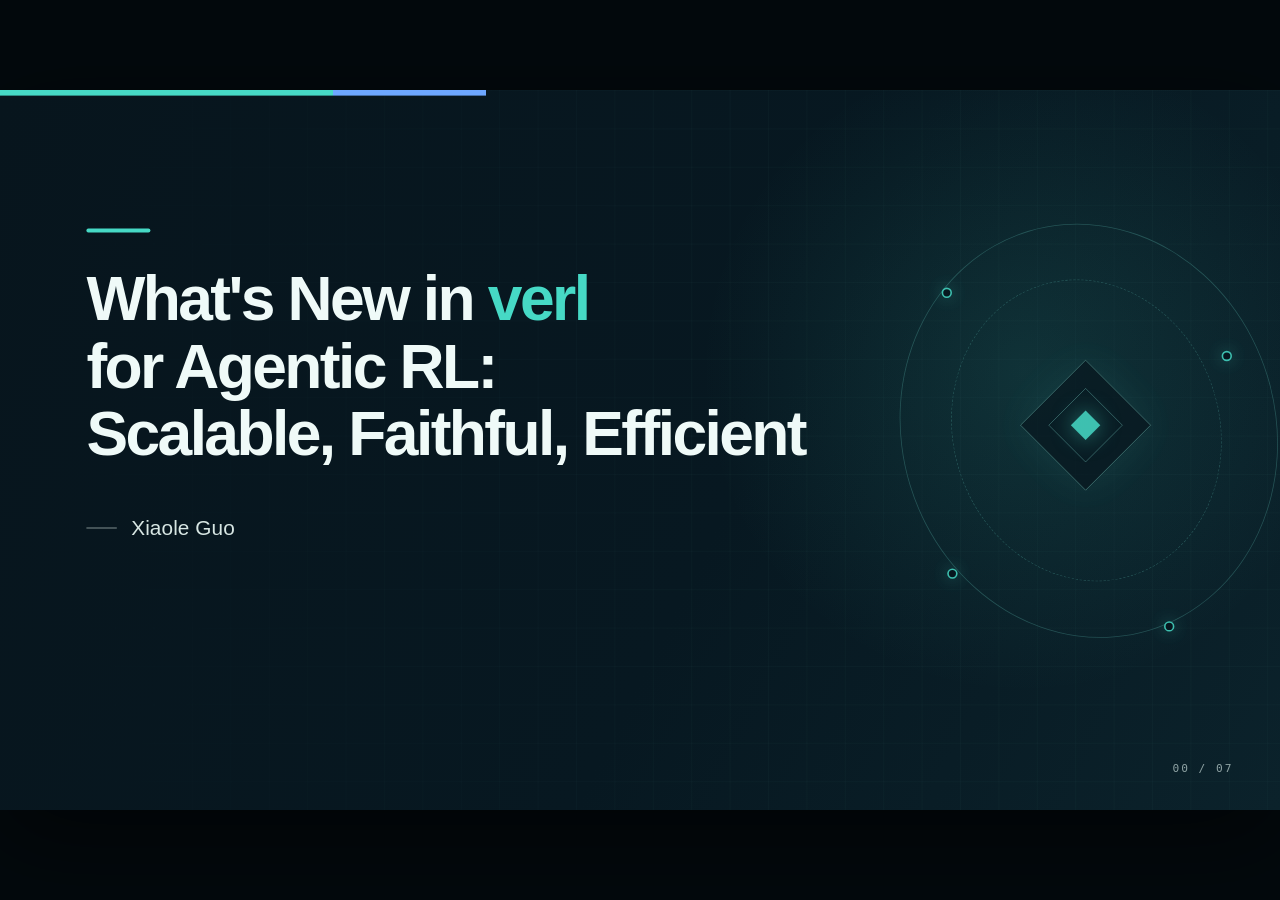
<file: verl-agentic-rl/index.html>
<!doctype html>
<html lang="en">
<head>
  <meta charset="utf-8" />
  <meta name="viewport" content="width=device-width, initial-scale=1, viewport-fit=cover" />
  <meta name="color-scheme" content="dark light" />
  <title>What's New in verl for Agentic RL — Xiaole Guo</title>
  <style>
    :root {
      --canvas-w: 1600;
      --canvas-h: 900;
      --scale: 1;
      --stage-display-w: 1600px;
      --stage-display-h: 900px;
      --navy: #07151d;
      --navy-2: #0b202a;
      --paper: #f4f7f6;
      --paper-2: #eaf0ed;
      --ink: #10232b;
      --muted: #61727a;
      --line: #cfdad6;
      --cyan: #46d9c5;
      --cyan-dark: #118d85;
      --blue: #6da7ff;
      --white: #ffffff;
    }

    * { box-sizing: border-box; }

    html,
    body {
      width: 100%;
      height: 100%;
      min-height: 100%;
      margin: 0;
      overflow: hidden;
      overscroll-behavior: none;
    }

    body {
      background: #03090d;
      color: var(--ink);
      font-family: Inter, "SF Pro Display", "Avenir Next", -apple-system,
        BlinkMacSystemFont, "Segoe UI", Arial, sans-serif;
      -webkit-font-smoothing: antialiased;
      text-rendering: optimizeLegibility;
    }

    button { font: inherit; }

    .viewport {
      position: fixed;
      inset: 0;
      display: grid;
      place-items: center;
      overflow: hidden;
      touch-action: pan-y pinch-zoom;
    }

    .stage-shell {
      position: relative;
      width: var(--stage-display-w);
      height: var(--stage-display-h);
      flex: 0 0 auto;
    }

    .stage {
      position: absolute;
      inset: 0 auto auto 0;
      width: calc(var(--canvas-w) * 1px);
      height: calc(var(--canvas-h) * 1px);
      flex: 0 0 auto;
      transform: scale(var(--scale));
      transform-origin: top left;
      overflow: hidden;
      background: var(--paper);
      box-shadow: 0 32px 110px rgba(0, 0, 0, 0.56);
    }

    .slide {
      position: absolute;
      inset: 0;
      display: none;
      width: 1600px;
      height: 900px;
      overflow: hidden;
    }

    .slide.active { display: block; }

    .mono {
      font-family: "SFMono-Regular", "Cascadia Code", "Roboto Mono", Consolas,
        monospace;
      font-variant-ligatures: none;
    }

    /* Slide 0 — cover */
    .cover {
      color: #effaf8;
      background:
        radial-gradient(circle at 80% 39%, rgba(70, 217, 197, 0.12), transparent 29%),
        linear-gradient(117deg, var(--navy) 0%, #071821 57%, #0b222b 100%);
    }

    .cover::before {
      content: "";
      position: absolute;
      inset: 0;
      opacity: 0.28;
      background-image:
        linear-gradient(rgba(143, 235, 223, 0.09) 1px, transparent 1px),
        linear-gradient(90deg, rgba(143, 235, 223, 0.09) 1px, transparent 1px);
      background-size: 48px 48px;
      mask-image: linear-gradient(90deg, transparent 0%, #000 54%, #000 100%);
    }

    .cover::after {
      content: "";
      position: absolute;
      left: 0;
      right: 0;
      top: 0;
      height: 7px;
      background: linear-gradient(90deg, var(--cyan) 0 26%, var(--blue) 26% 38%, transparent 38%);
    }

    .cover-copy {
      position: absolute;
      z-index: 2;
      left: 108px;
      top: 173px;
      width: 1030px;
    }

    .cover-rule {
      width: 80px;
      height: 5px;
      margin-bottom: 42px;
      background: var(--cyan);
      border-radius: 999px;
      transform-origin: left;
    }

    .cover h1 {
      max-width: 1030px;
      margin: 0;
      font-size: 78px;
      line-height: 1.075;
      letter-spacing: -3.25px;
      font-weight: 720;
    }

    .cover h1 .accent { color: var(--cyan); }

    .cover-author {
      display: flex;
      align-items: center;
      gap: 18px;
      margin-top: 60px;
      color: #d7e6e3;
      font-size: 26px;
      letter-spacing: 0.1px;
      font-weight: 520;
    }

    .cover-author::before {
      content: "";
      width: 38px;
      height: 1px;
      background: rgba(215, 230, 227, 0.72);
    }

    .cover-visual {
      position: absolute;
      z-index: 1;
      right: -5px;
      top: 79px;
      width: 515px;
      height: 680px;
      opacity: 0.86;
    }

    .orbit {
      position: absolute;
      border: 1px solid rgba(115, 225, 210, 0.28);
      border-radius: 50%;
      transform: rotate(-17deg);
    }

    .orbit.o1 { inset: 86px 10px 72px 37px; }
    .orbit.o2 { inset: 156px 80px 143px 101px; border-style: dashed; }

    .core-mark {
      position: absolute;
      left: 209px;
      top: 282px;
      width: 116px;
      height: 116px;
      border: 1px solid rgba(143, 235, 223, 0.5);
      background: rgba(7, 21, 29, 0.74);
      transform: rotate(45deg);
      box-shadow: 0 0 52px rgba(70, 217, 197, 0.11);
    }

    .core-mark::before,
    .core-mark::after {
      content: "";
      position: absolute;
      inset: 24px;
      border: 1px solid rgba(143, 235, 223, 0.42);
    }

    .core-mark::after {
      inset: 44px;
      background: var(--cyan);
      border: 0;
      box-shadow: 0 0 26px rgba(70, 217, 197, 0.55);
    }

    .signal-node {
      position: absolute;
      width: 13px;
      height: 13px;
      border: 2px solid var(--cyan);
      border-radius: 50%;
      background: var(--navy);
      box-shadow: 0 0 20px rgba(70, 217, 197, 0.45);
    }

    .signal-node.n1 { left: 87px; top: 168px; }
    .signal-node.n2 { right: 65px; top: 247px; }
    .signal-node.n3 { right: 137px; bottom: 82px; }
    .signal-node.n4 { left: 94px; bottom: 148px; }

    .cover-index {
      position: absolute;
      z-index: 2;
      right: 58px;
      bottom: 44px;
      color: rgba(216, 235, 231, 0.64);
      font-size: 14px;
      letter-spacing: 2.5px;
    }

    /* Slide 1 — self introduction */
    .intro {
      color: var(--ink);
      background:
        linear-gradient(90deg, rgba(15, 62, 69, 0.045) 1px, transparent 1px),
        linear-gradient(rgba(15, 62, 69, 0.045) 1px, transparent 1px),
        var(--paper);
      background-size: 52px 52px;
    }

    .intro::before {
      content: "";
      position: absolute;
      inset: 0 auto 0 0;
      width: 16px;
      background: var(--navy-2);
    }

    .intro-head {
      position: absolute;
      left: 82px;
      right: 78px;
      top: 54px;
      display: flex;
      align-items: flex-end;
      justify-content: space-between;
      padding-bottom: 25px;
      border-bottom: 1px solid var(--line);
    }

    .slide-kicker {
      margin: 0 0 8px;
      color: var(--cyan-dark);
      font-size: 14px;
      font-weight: 800;
      letter-spacing: 2.4px;
      text-transform: uppercase;
    }

    .intro-head h2 {
      margin: 0;
      font-size: 46px;
      line-height: 1;
      letter-spacing: -1.4px;
      font-weight: 710;
    }

    .page-index {
      padding-bottom: 3px;
      color: var(--muted);
      font-size: 14px;
      letter-spacing: 2.1px;
    }

    .intro-body {
      position: absolute;
      left: 82px;
      right: 78px;
      top: 168px;
      bottom: 73px;
      display: grid;
      grid-template-columns: 520px 1fr;
      grid-template-rows: 304px 1fr;
      gap: 20px;
    }

    .quadrant {
      position: relative;
      overflow: hidden;
      border: 1px solid #c4d2ce;
      background: rgba(255, 255, 255, 0.72);
    }

    .quad-title {
      display: flex;
      align-items: center;
      gap: 12px;
      color: var(--cyan-dark);
      font-size: 12px;
      line-height: 1;
      font-weight: 820;
      letter-spacing: 1.8px;
      text-transform: uppercase;
    }

    .quad-title::after {
      content: "";
      height: 1px;
      flex: 1;
      background: var(--line);
    }

    .quad-title span {
      color: #879893;
      font-size: 10px;
      letter-spacing: 1px;
    }

    .profile-card {
      grid-column: 1;
      grid-row: 1;
      display: grid;
      grid-template-columns: 176px 1fr;
      gap: 25px;
      align-items: center;
      padding: 25px;
      background: #e8efec;
    }

    .profile-photo {
      position: relative;
      width: 176px;
      height: 252px;
      overflow: hidden;
      border: 1px solid #aec0ba;
      background: #dce5e1;
    }

    .profile-photo::after {
      content: "";
      position: absolute;
      left: 0;
      right: 0;
      bottom: 0;
      height: 5px;
      background: var(--cyan-dark);
    }

    .profile-photo img {
      display: block;
      width: 100%;
      height: 100%;
      object-fit: cover;
      object-position: 51% 48%;
      transform: scale(1.3);
      transform-origin: 54% 56%;
      filter: saturate(0.86) contrast(1.02);
    }

    .profile-copy { min-width: 0; }

    .profile-copy .quad-title { margin-bottom: 24px; }

    .profile-copy h3 {
      margin: 0;
      font-size: 32px;
      line-height: 1.04;
      letter-spacing: -0.85px;
      font-weight: 710;
    }

    .profile-role {
      margin: 19px 0 0;
      color: var(--ink);
      font-size: 17px;
      line-height: 1.34;
      font-weight: 630;
    }

    .profile-org {
      display: inline-flex;
      margin-top: 12px;
      padding: 6px 9px;
      background: var(--navy-2);
      color: #eaf5f2;
      font-size: 11px;
      line-height: 1;
      font-weight: 780;
      letter-spacing: 0.8px;
      text-transform: uppercase;
    }

    .education-card {
      grid-column: 1;
      grid-row: 2;
      padding: 21px 24px 20px;
    }

    .education-list {
      display: grid;
      grid-template-rows: 1fr 1fr;
      gap: 10px;
      height: 244px;
      margin-top: 14px;
    }

    .school-item {
      display: grid;
      grid-template-columns: minmax(0, 1fr);
      align-items: center;
      min-height: 0;
      padding: 14px 20px;
      border-left: 4px solid var(--school-color);
      background: var(--paper-2);
    }

    .school-name {
      margin: 0;
      font-size: 21px;
      line-height: 1.08;
      letter-spacing: -0.35px;
      font-weight: 690;
    }

    .school-program {
      margin: 9px 0 0;
      color: var(--muted);
      font-size: 15px;
      line-height: 1.25;
    }

    .school-program strong {
      color: var(--ink);
      font-weight: 700;
    }

    .work-card,
    .oss-card {
      padding: 23px 24px;
    }

    .work-card {
      grid-column: 2;
      grid-row: 1;
    }

    .work-list {
      position: relative;
      display: grid;
      grid-template-columns: 1fr 1fr;
      grid-template-rows: 1fr;
      gap: 14px;
      height: 215px;
      margin-top: 19px;
      padding-left: 0;
    }

    .work-item {
      position: relative;
      display: flex;
      flex-direction: column;
      justify-content: center;
      min-height: 0;
      padding: 17px 19px;
      background: var(--paper-2);
      border-top: 2px solid var(--work-color);
    }

    .work-meta {
      color: var(--work-color);
      font-size: 10px;
      line-height: 1;
      font-weight: 820;
      letter-spacing: 1.25px;
      text-transform: uppercase;
    }

    .work-item h3 {
      margin: 7px 0 0;
      font-size: 17px;
      line-height: 1.12;
      letter-spacing: -0.25px;
      font-weight: 680;
    }

    .work-company {
      color: var(--work-color);
      font-size: 20px;
      line-height: 1;
      font-weight: 760;
      letter-spacing: -0.35px;
    }

    .work-company-row {
      display: flex;
      align-items: center;
      justify-content: space-between;
      gap: 14px;
    }

    .work-period {
      flex: 0 0 auto;
      padding: 5px 8px 4px;
      border: 1px solid color-mix(in srgb, var(--work-color) 48%, white);
      border-radius: 999px;
      background: color-mix(in srgb, var(--work-color) 9%, white);
      color: var(--work-color);
      font-family: var(--mono);
      font-size: 8px;
      line-height: 1;
      font-weight: 840;
      letter-spacing: 0.8px;
      text-transform: uppercase;
    }

    .work-item p {
      margin: 7px 0 0;
      color: var(--muted);
      font-size: 13px;
      line-height: 1.2;
    }

    .project-grid {
      display: grid;
      grid-template-columns: 1fr 1fr;
      grid-template-rows: 1fr 1fr;
      gap: 12px;
      height: 253px;
      margin-top: 19px;
    }

    .project {
      position: relative;
      display: flex;
      flex-direction: column;
      justify-content: center;
      min-height: 0;
      padding: 18px 22px 17px 27px;
      overflow: hidden;
      border: 1px solid #c9d5d1;
      background: var(--paper-2);
    }

    .project::before {
      content: "";
      position: absolute;
      inset: 0 auto 0 0;
      width: 6px;
      background: var(--project-color, var(--cyan-dark));
    }

    .project-name {
      color: var(--ink);
      font-size: 25px;
      line-height: 1;
      font-weight: 720;
      letter-spacing: -0.55px;
    }

    .project small {
      margin-top: 13px;
      color: #7c8e88;
      font-size: 10px;
      line-height: 1;
      font-weight: 790;
      letter-spacing: 1.25px;
      text-transform: uppercase;
    }

    .intro-experience-stack {
      grid-column: 2;
      grid-row: 2;
      display: grid;
      grid-template-rows: 116px 1fr;
      gap: 12px;
      min-height: 0;
    }

    .intro-experience-stack .oss-card,
    .research-card {
      padding: 18px 22px;
    }

    .oss-inline {
      display: flex;
      align-items: center;
      justify-content: center;
      gap: 15px;
      min-height: 52px;
      margin-top: 10px;
      color: var(--ink);
      font-size: 22px;
      line-height: 1;
      font-weight: 720;
      letter-spacing: -0.35px;
      white-space: nowrap;
    }

    .oss-inline i {
      color: #a3b0ac;
      font-size: 17px;
      font-style: normal;
      font-weight: 500;
    }

    .research-entry {
      display: grid;
      grid-template-columns: minmax(0, 1fr) 335px;
      align-items: center;
      gap: 20px;
      min-height: 104px;
      margin-top: 14px;
      padding: 15px 16px 15px 19px;
      border-left: 4px solid #547fc4;
      background: var(--paper-2);
    }

    .research-entry h3 {
      margin: 0;
      color: var(--ink);
      font-size: 20px;
      line-height: 1.08;
      font-weight: 730;
      letter-spacing: -0.3px;
    }

    .research-entry p {
      margin: 9px 0 0;
      color: var(--muted);
      font-size: 13px;
      line-height: 1.25;
      font-weight: 600;
    }

    .paper-link {
      display: flex;
      flex-direction: column;
      justify-content: center;
      min-height: 72px;
      padding: 9px 14px;
      border: 1px solid #b8c9e3;
      background: #f4f7fd;
      color: #355d9a;
      text-decoration: none;
    }

    .paper-link strong {
      color: #8b4f87;
      font-size: 14px;
      line-height: 1.15;
      font-weight: 760;
      font-style: italic;
    }

    .paper-venue {
      margin-top: 4px;
      color: #355d9a;
      font-size: 15px;
      line-height: 1.05;
      font-weight: 820;
      letter-spacing: -0.2px;
    }

    .paper-award {
      margin-top: 4px;
      color: #8b5c14;
      font-size: 15px;
      line-height: 1.05;
      font-weight: 820;
      letter-spacing: -0.2px;
    }

    .paper-link:hover,
    .paper-link:focus-visible {
      border-color: #547fc4;
      background: #edf2fb;
    }

    /* Slide 1 — simple, single-column About Me list */
    .intro-body.about-body {
      left: 112px;
      right: 112px;
      top: 176px;
      bottom: 78px;
      display: block;
    }

    .about-slide-title {
      display: flex;
      align-items: baseline;
      gap: 22px;
      white-space: nowrap;
    }

    .about-title-opportunity {
      color: var(--cyan-dark);
      font-size: 34px;
      line-height: 1;
      font-weight: 700;
      font-style: italic;
      letter-spacing: -0.35px;
    }

    .about-layout {
      display: grid;
      grid-template-columns: 390px minmax(0, 1fr);
      align-items: start;
      gap: 30px;
    }

    .contact-card {
      padding: 30px 28px 28px;
      border: 1px solid #b9cbc5;
      background: rgba(255, 255, 255, 0.72);
    }

    .about-profile-name {
      margin: 0 0 27px;
      padding-bottom: 25px;
      border-bottom: 2px solid var(--cyan-dark);
      color: var(--ink);
      font-size: 36px;
      line-height: 1.05;
      font-weight: 780;
      letter-spacing: -0.75px;
    }

    .contact-item {
      display: grid;
      grid-template-columns: 42px minmax(0, 1fr);
      align-items: center;
      gap: 16px;
    }

    .contact-item + .contact-item {
      margin-top: 24px;
      padding-top: 23px;
      border-top: 1px solid rgba(157, 177, 170, 0.48);
    }

    .contact-icon {
      display: grid;
      width: 42px;
      height: 42px;
      place-items: center;
      color: var(--cyan-dark);
    }

    .contact-icon svg {
      display: block;
      width: 38px;
      height: 38px;
    }

    .contact-label {
      display: block;
      margin-bottom: 8px;
      color: var(--cyan-dark);
      font-family: var(--mono);
      font-size: 18px;
      line-height: 1;
      font-weight: 820;
      letter-spacing: 1.15px;
      text-transform: uppercase;
    }

    .contact-link {
      display: block;
      overflow-wrap: anywhere;
      color: var(--ink);
      font-size: 21px;
      line-height: 1.35;
      font-weight: 650;
      text-decoration-color: rgba(12, 134, 128, 0.46);
      text-decoration-thickness: 1px;
      text-underline-offset: 4px;
    }

    .contact-link:hover,
    .contact-link:focus-visible {
      color: var(--cyan-dark);
    }

    .about-list {
      display: flex;
      flex-direction: column;
      gap: 0;
      margin: 0;
      padding: 4px 32px 5px 58px;
      border-top: 1px solid #c6d5d0;
      border-bottom: 1px solid #c6d5d0;
      background: rgba(255, 255, 255, 0.58);
      list-style: disc;
    }

    .about-item {
      box-sizing: border-box;
      width: 100%;
      padding: 18px 8px 20px 10px;
      color: var(--ink);
      font-size: 23px;
      line-height: 1.45;
      font-weight: 520;
      letter-spacing: -0.15px;
    }

    .about-item:not(:last-child) {
      border-bottom: 1px solid rgba(157, 177, 170, 0.42);
    }

    .about-item::marker {
      color: var(--cyan-dark);
      font-size: 1.18em;
    }

    .about-label {
      display: block;
      margin-bottom: 5px;
      color: var(--cyan-dark);
      font-family: var(--mono);
      font-size: 19px;
      line-height: 1.2;
      font-weight: 820;
      letter-spacing: 1.15px;
      text-transform: uppercase;
    }

    .about-items {
      display: block;
    }

    .about-entry {
      display: block;
      font-size: inherit;
      line-height: inherit;
      font-weight: inherit;
    }

    .about-entry + .about-entry {
      margin-top: 7px;
    }

    .about-link {
      color: inherit;
      font-size: inherit;
      font-weight: inherit;
    }

    .about-link {
      text-decoration-color: rgba(12, 134, 128, 0.5);
      text-decoration-thickness: 1px;
      text-underline-offset: 4px;
    }

    .about-link:hover,
    .about-link:focus-visible {
      color: var(--cyan-dark);
    }

    /* Slide 2 — PPO dataflow + Hybrid Controller */
    .what-is-verl {
      color: var(--ink);
      background:
        linear-gradient(90deg, rgba(15, 62, 69, 0.04) 1px, transparent 1px),
        linear-gradient(rgba(15, 62, 69, 0.04) 1px, transparent 1px),
        var(--paper);
      background-size: 52px 52px;
    }

    .what-is-verl::before {
      content: "";
      position: absolute;
      inset: 0 auto 0 0;
      width: 16px;
      background: var(--navy-2);
    }

    .standard-head {
      position: absolute;
      left: 82px;
      right: 78px;
      top: 45px;
      display: flex;
      align-items: flex-end;
      justify-content: space-between;
      padding-bottom: 20px;
      border-bottom: 1px solid var(--line);
    }

    .standard-head h2 {
      margin: 0;
      font-size: 44px;
      line-height: 1;
      letter-spacing: -1.35px;
      font-weight: 710;
    }

    .standard-head .head-subtitle {
      margin: 0 86px 3px auto;
      color: var(--muted);
      font-size: 17px;
      line-height: 1.25;
    }

    .what-is-verl .standard-head h2 {
      font-size: 33px;
      letter-spacing: -0.9px;
    }

    .github-stars {
      display: grid;
      grid-template-columns: 42px auto;
      grid-template-rows: auto auto;
      align-items: center;
      column-gap: 11px;
      min-width: 180px;
      margin: 0 64px 0 auto;
      padding: 9px 14px 9px 10px;
      border: 1px solid #c9b35f;
      border-radius: 10px;
      background: #fff9df;
      color: #4a401d;
    }

    .github-stars svg {
      grid-row: 1 / span 2;
      width: 36px;
      height: 36px;
    }

    .github-stars strong {
      align-self: end;
      font-size: 20px;
      line-height: 1;
      font-weight: 780;
      letter-spacing: -0.4px;
    }

    .github-stars span {
      align-self: start;
      margin-top: 3px;
      color: #746832;
      font-size: 9px;
      line-height: 1;
      font-weight: 820;
      letter-spacing: 0.8px;
      text-transform: uppercase;
    }

    .ppo-hybrid {
      position: absolute;
      left: 82px;
      right: 78px;
      top: 145px;
      bottom: 50px;
      display: grid;
      grid-template-rows: 68px 1fr;
      gap: 16px;
    }

    .hybrid-principle {
      display: grid;
      grid-template-columns: 224px 1fr 58px 1fr;
      align-items: stretch;
      min-height: 0;
      border: 1px solid #b9c9c4;
      background: rgba(255, 255, 255, 0.82);
    }

    .hybrid-name {
      display: flex;
      flex-direction: column;
      justify-content: center;
      padding: 0 22px;
      background: var(--navy-2);
      color: #eff8f5;
    }

    .hybrid-name strong {
      font-size: 19px;
      line-height: 1;
      font-weight: 720;
      letter-spacing: -0.25px;
    }

    .hybrid-name span {
      margin-top: 8px;
      color: #92d7ce;
      font-size: 9px;
      font-weight: 780;
      letter-spacing: 1.25px;
      text-transform: uppercase;
    }

    .principle-block {
      display: grid;
      grid-template-columns: 102px 1fr;
      align-items: center;
      gap: 12px;
      padding: 0 22px;
    }

    .principle-tag {
      color: var(--cyan-dark);
      font-size: 12px;
      line-height: 1.15;
      font-weight: 820;
      letter-spacing: 1.15px;
      text-transform: uppercase;
    }

    .principle-block p {
      margin: 0;
      color: var(--ink);
      font-size: 18px;
      line-height: 1.24;
      font-weight: 640;
    }

    .principle-arrow {
      display: grid;
      place-items: center;
      color: #7b908a;
      font-size: 29px;
      background: #eef3f1;
    }

    .ppo-content {
      display: grid;
      grid-template-columns: 1040px 1fr;
      gap: 20px;
      min-height: 0;
    }

    .ppo-graph {
      position: relative;
      min-height: 0;
      border: 2px dashed #2a6d6b;
      background: rgba(255, 255, 255, 0.78);
    }

    .graph-controller-label {
      position: absolute;
      z-index: 8;
      left: 25px;
      top: -19px;
      display: inline-flex;
      align-items: center;
      min-height: 38px;
      padding: 0 20px;
      background: #126f73;
      color: #eff9f7;
      font-size: 15px;
      font-weight: 820;
      letter-spacing: 1.35px;
      text-transform: none;
    }

    .graph-name {
      position: absolute;
      z-index: 7;
      right: 24px;
      top: 15px;
      color: #71847e;
      font-size: 12px;
      font-weight: 740;
      letter-spacing: 0.6px;
    }

    .ppo-node {
      position: absolute;
      z-index: 5;
      display: flex;
      flex-direction: column;
      align-items: center;
      justify-content: center;
      border: 2px solid var(--node-line);
      border-radius: 50%;
      background: var(--node-fill);
      color: var(--ink);
      box-shadow: 0 5px 0 rgba(14, 38, 45, 0.035);
    }

    .gen-node {
      left: 454px;
      top: 52px;
      width: 132px;
      height: 132px;
      --node-line: #d66062;
      --node-fill: #fde1e0;
    }

    .ref-node {
      left: 160px;
      top: 238px;
      width: 126px;
      height: 126px;
      --node-line: #6998d1;
      --node-fill: #e2edfb;
    }

    .rm-node {
      left: 457px;
      top: 238px;
      width: 126px;
      height: 126px;
      --node-line: #71a85b;
      --node-fill: #e5f1df;
    }

    .value-node {
      left: 754px;
      top: 238px;
      width: 126px;
      height: 126px;
      --node-line: #d2a743;
      --node-fill: #fff2cf;
    }

    .actor-node,
    .critic-node {
      top: 458px;
      width: 180px;
      height: 116px;
      border-radius: 58px;
    }

    .actor-node {
      left: 315px;
      --node-line: #d66062;
      --node-fill: #fde1e0;
    }

    .critic-node {
      left: 545px;
      --node-line: #d2a743;
      --node-fill: #fff2cf;
    }

    .node-name {
      font-size: 21px;
      line-height: 1.04;
      font-weight: 720;
      letter-spacing: -0.35px;
      text-align: center;
    }

    .actor-node .node-name,
    .critic-node .node-name { font-size: 18px; }

    .ppo-flow {
      position: absolute;
      z-index: 2;
      inset: 0;
      width: 100%;
      height: 100%;
      overflow: visible;
      pointer-events: none;
    }

    .ppo-flow .data-arrow {
      fill: none;
      stroke: #40555d;
      stroke-width: 2.2;
      vector-effect: non-scaling-stroke;
    }

    .gen-focus,
    .training-focus {
      position: absolute;
      z-index: 6;
      pointer-events: none;
      opacity: 0;
      transform: scale(0.96);
      transition: opacity 280ms ease, transform 280ms ease;
    }

    .gen-focus {
      left: 439px;
      top: 37px;
      width: 162px;
      height: 162px;
      border: 4px solid #ec5e64;
      border-radius: 50%;
      box-shadow: 0 0 0 7px rgba(236, 94, 100, 0.11), 0 0 30px rgba(236, 94, 100, 0.24);
    }

    .training-focus {
      left: 285px;
      top: 435px;
      width: 470px;
      height: 160px;
      border: 3px solid #d3a12d;
      background: rgba(255, 230, 151, 0.045);
    }

    .training-focus span {
      position: absolute;
      left: 18px;
      top: -14px;
      padding: 5px 10px;
      background: #d3a12d;
      color: #fff;
      font-size: 9px;
      font-weight: 820;
      letter-spacing: 1.05px;
      text-transform: uppercase;
    }

    .sync-layer {
      position: absolute;
      z-index: 7;
      inset: 0;
      width: 100%;
      height: 100%;
      overflow: visible;
      opacity: 0;
      pointer-events: none;
      transition: opacity 220ms ease;
    }

    .weight-sync-path {
      fill: none;
      stroke: #0b9790;
      stroke-width: 4;
      stroke-dasharray: 1;
      stroke-dashoffset: 1;
      vector-effect: non-scaling-stroke;
      transition: stroke-dashoffset 360ms ease-out;
    }

    .weight-sync-arrowhead {
      fill: #0b9790;
      opacity: 0;
      transition: opacity 90ms ease;
    }

    .sync-label {
      position: absolute;
      z-index: 9;
      left: 28px;
      top: 324px;
      width: 125px;
      padding: 9px 10px;
      border: 1px solid #63bdb6;
      background: #e3f7f4;
      color: #08716c;
      font-size: 11px;
      line-height: 1.2;
      font-weight: 800;
      text-align: center;
      opacity: 0;
      transition: opacity 260ms ease;
    }

    .sync-label small {
      display: block;
      margin-top: 4px;
      color: #4b817c;
      font-size: 8px;
      font-weight: 750;
      letter-spacing: 0.45px;
    }

    .hybrid-side {
      position: relative;
      min-height: 0;
    }

    .backend-popover {
      position: absolute;
      left: 0;
      right: 0;
      height: 144px;
      padding: 18px 18px 16px;
      border: 1px solid #b9cbc5;
      background: #fff;
      box-shadow: 0 12px 30px rgba(18, 47, 54, 0.08);
      opacity: 0;
      transform: translateX(20px);
      transition: opacity 280ms ease, transform 280ms ease;
    }

    .backend-popover::before {
      content: "";
      position: absolute;
      left: -9px;
      top: 31px;
      width: 16px;
      height: 16px;
      border-left: 1px solid #b9cbc5;
      border-bottom: 1px solid #b9cbc5;
      background: #fff;
      transform: rotate(45deg);
    }

    .rollout-popover { top: 0; }
    .training-popover { top: 160px; }

    .popover-step {
      color: var(--cyan-dark);
      font-size: 9px;
      line-height: 1;
      font-weight: 840;
      letter-spacing: 1.3px;
      text-transform: uppercase;
    }

    .backend-popover h3 {
      margin: 8px 0 12px;
      font-size: 19px;
      line-height: 1;
      font-weight: 710;
      letter-spacing: -0.25px;
    }

    .backend-chips {
      display: grid;
      grid-template-columns: repeat(3, minmax(0, 1fr));
      gap: 7px;
      opacity: 0;
      transform: translateY(7px);
      transition: opacity 260ms ease, transform 260ms ease;
    }

    .backend-chips span {
      display: grid;
      place-items: center;
      min-height: 30px;
      padding: 6px 4px;
      border: 1px solid #c5d4cf;
      background: #eef4f2;
      color: #28434a;
      font-size: 10px;
      line-height: 1;
      font-weight: 720;
      text-align: center;
      white-space: nowrap;
    }

    .modes-panel {
      position: absolute;
      left: 0;
      right: 0;
      top: 320px;
      bottom: 0;
      border: 2px solid #17313a;
      background: rgba(255, 255, 255, 0.86);
      opacity: 0;
      transform: translateY(18px);
      transition: opacity 300ms ease, transform 300ms ease;
    }

    .modes-head {
      padding: 14px 17px 13px;
      background: var(--navy-2);
      color: #eff8f5;
      font-size: 12px;
      line-height: 1;
      font-weight: 820;
      letter-spacing: 1.15px;
      text-transform: uppercase;
    }

    .mode-matrix {
      display: grid;
      grid-template-columns: 1fr 1fr;
      gap: 10px;
      padding: 14px;
    }

    .mode-family {
      overflow: hidden;
      min-height: 218px;
      border: 1px solid #c6d4d0;
      background: #f7faf9;
    }

    .mode-family-head {
      padding: 13px 10px 12px;
      background: #dfeeea;
      color: #1d4a49;
      font-size: 15px;
      line-height: 1;
      font-weight: 760;
      text-align: center;
    }

    .mode-family.disaggregate .mode-family-head {
      background: #e3e9f6;
      color: #344f79;
    }

    .mode-options {
      display: grid;
      gap: 10px;
      padding: 14px 10px;
    }

    .mode-option {
      min-height: 61px;
      display: flex;
      flex-direction: column;
      align-items: center;
      justify-content: center;
      padding: 9px 7px;
      border: 1px solid #d4dfdc;
      background: #fff;
      color: #243a41;
      font-size: 12px;
      line-height: 1.15;
      font-weight: 720;
      text-align: center;
    }

    .mode-option small {
      margin-top: 6px;
      color: #6e827c;
      font-size: 9px;
      font-weight: 650;
    }

    .what-is-verl.ppo-step-1 .gen-focus,
    .what-is-verl.ppo-step-2 .gen-focus,
    .what-is-verl.ppo-step-3 .gen-focus,
    .what-is-verl.ppo-step-4 .gen-focus,
    .what-is-verl.ppo-step-2 .training-focus,
    .what-is-verl.ppo-step-3 .training-focus,
    .what-is-verl.ppo-step-4 .training-focus {
      opacity: 1;
      transform: scale(1);
    }

    .what-is-verl.ppo-step-1 .rollout-popover,
    .what-is-verl.ppo-step-2 .rollout-popover,
    .what-is-verl.ppo-step-3 .rollout-popover,
    .what-is-verl.ppo-step-4 .rollout-popover,
    .what-is-verl.ppo-step-2 .training-popover,
    .what-is-verl.ppo-step-3 .training-popover,
    .what-is-verl.ppo-step-4 .training-popover {
      opacity: 1;
      transform: translateX(0);
    }

    .what-is-verl.ppo-step-1 .rollout-popover .backend-chips,
    .what-is-verl.ppo-step-2 .backend-chips,
    .what-is-verl.ppo-step-3 .backend-chips,
    .what-is-verl.ppo-step-4 .backend-chips {
      opacity: 1;
      transform: translateY(0);
    }

    .what-is-verl.ppo-step-3 .weight-sync-path,
    .what-is-verl.ppo-step-4 .weight-sync-path { stroke-dashoffset: 0; }

    .what-is-verl.ppo-step-3 .weight-sync-arrowhead,
    .what-is-verl.ppo-step-4 .weight-sync-arrowhead {
      opacity: 1;
      transition-delay: 360ms;
    }

    .what-is-verl.ppo-step-3 .sync-layer,
    .what-is-verl.ppo-step-4 .sync-layer { opacity: 1; }

    .what-is-verl.ppo-step-3 .sync-label,
    .what-is-verl.ppo-step-4 .sync-label { opacity: 1; }

    .what-is-verl.ppo-step-4 .modes-panel {
      opacity: 1;
      transform: translateY(0);
    }

    /* Slide 2 — simplified controller reveal sequence */
    .what-is-verl .standard-head h2 {
      font-size: 44px;
      letter-spacing: -1.35px;
    }

    .what-is-verl .ppo-hybrid {
      grid-template-rows: 1fr;
      gap: 0;
    }

    .what-is-verl .ppo-content {
      display: block;
      min-height: 0;
    }

    .what-is-verl .ppo-graph {
      width: 100%;
      height: 100%;
      overflow: visible;
      border-radius: 18px;
      transition: box-shadow 300ms ease, border-color 300ms ease;
    }

    .ppo-diagram-core {
      position: absolute;
      z-index: 2;
      left: 50%;
      top: 62px;
      width: 1040px;
      height: 628px;
      transform: translateX(-50%);
    }

    .backend-zone-label {
      position: absolute;
      z-index: 8;
      display: grid;
      place-items: center;
      min-height: 32px;
      padding: 0 13px;
      border: 1px solid #8daab9;
      border-radius: 6px;
      background: #f4fafc;
      color: #315b70;
      font-family: var(--mono);
      font-size: 11px;
      line-height: 1;
      font-weight: 820;
      letter-spacing: 0.65px;
      text-transform: uppercase;
      white-space: nowrap;
      box-shadow: 0 6px 16px rgba(47, 84, 100, 0.08);
      transition: opacity 240ms ease;
    }

    .backend-zone-label::before {
      content: "";
      position: absolute;
      height: 2px;
      background: #8daab9;
    }

    .rollout-backend-label {
      left: 610px;
      top: 86px;
    }

    .rollout-backend-label::before {
      right: 100%;
      top: 50%;
      width: 24px;
    }

    .training-backend-label {
      left: 430px;
      top: 419px;
      min-width: 180px;
    }

    .training-backend-label::before {
      left: 50%;
      top: 100%;
      width: 2px;
      height: 14px;
    }

    .what-is-verl .sync-label {
      left: -95px;
      top: 270px;
      width: 250px;
      padding: 16px 18px;
      font-size: 21px;
      line-height: 1.15;
    }

    .what-is-verl .sync-label small {
      margin-top: 9px;
      font-size: 15px;
      line-height: 1.15;
    }

    .graph-backend-card {
      position: absolute;
      z-index: 10;
      width: 310px;
      padding: 17px 18px 18px;
      border: 2px solid #6e9bb2;
      border-radius: 10px;
      background: rgba(255, 255, 255, 0.97);
      box-shadow: 0 14px 34px rgba(38, 75, 92, 0.15);
      opacity: 0;
      visibility: hidden;
      transform: translateX(14px);
      transition: opacity 280ms ease, visibility 280ms ease, transform 340ms ease;
    }

    .rollout-backend-card {
      left: 610px;
      top: 35px;
    }

    .training-backend-card {
      left: 780px;
      top: 420px;
      border-color: #b68f3f;
    }

    .graph-backend-card small {
      display: block;
      color: #6a7f88;
      font-family: var(--mono);
      font-size: 12px;
      line-height: 1;
      font-weight: 800;
      letter-spacing: 0.8px;
      text-transform: uppercase;
    }

    .graph-backend-card h3 {
      margin: 8px 0 13px;
      color: #254756;
      font-size: 24px;
      line-height: 1;
      font-weight: 780;
      letter-spacing: -0.2px;
    }

    .training-backend-card h3 { color: #71561e; }

    .graph-backend-options {
      display: flex;
      gap: 8px;
    }

    .graph-backend-options span {
      display: grid;
      min-height: 38px;
      flex: 1;
      place-items: center;
      padding: 6px 7px;
      border: 1px solid #c8d8df;
      border-radius: 4px;
      background: #edf5f8;
      color: #2d5364;
      font-size: 13px;
      line-height: 1;
      font-weight: 740;
      text-align: center;
      white-space: nowrap;
    }

    .training-backend-card .graph-backend-options span {
      border-color: #dfcfaa;
      background: #fff7e4;
      color: #6e5521;
    }

    .controller-equation {
      position: absolute;
      z-index: 12;
      left: 120px;
      top: 17px;
      display: flex;
      align-items: center;
      gap: 14px;
      pointer-events: none;
    }

    .controller-term,
    .controller-operator {
      opacity: 0;
      visibility: hidden;
      transform: translateY(-6px);
      transition: opacity 260ms ease, visibility 260ms ease, transform 320ms ease;
    }

    .controller-term {
      min-width: 250px;
      padding: 10px 8px 12px;
      color: #24799c;
      font-size: 32px;
      line-height: 1;
      font-weight: 790;
      letter-spacing: -0.8px;
      text-align: center;
      white-space: nowrap;
    }

    .single-controller-term {
      background: transparent;
      box-shadow: none;
    }

    .multi-controller-term {
      min-width: 330px;
      background: transparent;
      box-shadow: none;
    }

    .hybrid-controller-term {
      background: transparent;
      box-shadow: none;
      color: #24799c;
    }

    .controller-operator {
      min-width: 34px;
      color: #24799c;
      font-size: 39px;
      line-height: 1;
      font-weight: 760;
      text-align: center;
    }

    .ppo-node::after {
      content: "";
      position: absolute;
      inset: -12px;
      border: 4px solid #557fc4;
      border-radius: inherit;
      box-shadow: 0 0 0 7px rgba(85, 127, 196, 0.12), 0 10px 26px rgba(62, 94, 147, 0.16);
      opacity: 0;
      pointer-events: none;
      transform: scale(0.94);
      transition: opacity 260ms ease, transform 340ms cubic-bezier(0.2, 0.78, 0.26, 1);
    }

    .what-is-verl.ppo-step-1 .rollout-backend-card,
    .what-is-verl.ppo-step-2 .rollout-backend-card,
    .what-is-verl.ppo-step-3 .rollout-backend-card,
    .what-is-verl.ppo-step-2 .training-backend-card,
    .what-is-verl.ppo-step-3 .training-backend-card {
      opacity: 1;
      visibility: visible;
      transform: translateX(0);
    }

    .what-is-verl.ppo-step-1 .rollout-backend-label,
    .what-is-verl.ppo-step-2 .rollout-backend-label,
    .what-is-verl.ppo-step-3 .rollout-backend-label,
    .what-is-verl.ppo-step-2 .training-backend-label,
    .what-is-verl.ppo-step-3 .training-backend-label {
      opacity: 0;
    }

    .what-is-verl.ppo-step-4 .gen-focus,
    .what-is-verl.ppo-step-4 .training-focus,
    .what-is-verl.ppo-step-4 .sync-layer,
    .what-is-verl.ppo-step-4 .sync-label {
      opacity: 0;
    }

    .what-is-verl.ppo-step-4 .weight-sync-path { stroke-dashoffset: 1; }

    .what-is-verl.ppo-step-4 .weight-sync-arrowhead { opacity: 0; }

    .what-is-verl.ppo-step-4 .ppo-graph,
    .what-is-verl.ppo-step-5 .ppo-graph,
    .what-is-verl.ppo-step-6 .ppo-graph {
      border-color: #24799c;
      box-shadow:
        0 0 0 6px #24799c,
        0 0 0 15px rgba(36, 121, 156, 0.13),
        0 20px 56px rgba(26, 80, 105, 0.2);
    }

    .what-is-verl.ppo-step-4 .single-controller-term,
    .what-is-verl.ppo-step-5 .single-controller-term,
    .what-is-verl.ppo-step-6 .single-controller-term,
    .what-is-verl.ppo-step-5 .controller-plus,
    .what-is-verl.ppo-step-6 .controller-plus,
    .what-is-verl.ppo-step-5 .multi-controller-term,
    .what-is-verl.ppo-step-6 .multi-controller-term,
    .what-is-verl.ppo-step-6 .controller-equals,
    .what-is-verl.ppo-step-6 .hybrid-controller-term {
      opacity: 1;
      visibility: visible;
      transform: translateY(0);
    }

    @keyframes gen-spotlight {
      0% { opacity: 0; transform: scale(0.92); }
      14%, 72% { opacity: 1; transform: scale(1); }
      100% { opacity: 0.28; transform: scale(1); }
    }

    @keyframes focus-in {
      from { opacity: 0; transform: scale(0.985); }
      to { opacity: 1; transform: scale(1); }
    }

    @keyframes popover-in {
      from { opacity: 0; transform: translateX(20px); }
      to { opacity: 1; transform: translateX(0); }
    }

    @keyframes draw-sync {
      to { stroke-dashoffset: 0; }
    }

    @keyframes simple-in {
      from { opacity: 0; }
      to { opacity: 1; }
    }

    @keyframes modes-in {
      from { opacity: 0; transform: translateY(18px); }
      to { opacity: 1; transform: translateY(0); }
    }

    /* Slide 3 — decoupled Agent Service */
    .agent-service-slide {
      color: var(--ink);
      background:
        linear-gradient(90deg, rgba(15, 62, 69, 0.04) 1px, transparent 1px),
        linear-gradient(rgba(15, 62, 69, 0.04) 1px, transparent 1px),
        var(--paper);
      background-size: 52px 52px;
    }

    .agent-service-slide::before {
      content: "";
      position: absolute;
      inset: 0 auto 0 0;
      width: 16px;
      background: var(--navy-2);
    }

    .agent-service-slide .standard-head { top: 40px; }

    .agent-service-slide .standard-head h2 {
      font-size: 34px;
      letter-spacing: -1.05px;
    }

    .agent-service-figure {
      position: absolute;
      left: 82px;
      right: 78px;
      top: 145px;
      bottom: 50px;
    }

    .functional-boundary {
      position: absolute;
      z-index: 1;
      left: 240px;
      top: 30px;
      width: 910px;
      height: 620px;
      border: 2px solid #aac9df;
      border-radius: 22px;
      background: rgba(245, 250, 255, 0.86);
      box-shadow: inset 0 0 0 7px rgba(198, 221, 239, 0.18);
    }

    .self-contained-emphasis {
      position: absolute;
      z-index: 7;
      inset: -8px;
      border: 6px solid #377cad;
      border-radius: 29px;
      background: transparent;
      box-shadow:
        0 0 0 11px rgba(75, 145, 198, 0.18),
        0 24px 70px rgba(37, 91, 132, 0.3),
        inset 0 0 34px rgba(88, 163, 218, 0.08);
      opacity: 0;
      visibility: hidden;
      pointer-events: none;
      transform: scale(0.985);
      transition:
        opacity 320ms ease,
        visibility 320ms ease,
        transform 420ms cubic-bezier(0.2, 0.78, 0.26, 1);
    }

    .self-contained-emphasis strong {
      position: absolute;
      right: 24px;
      top: -48px;
      display: block;
      padding: 13px 27px 15px;
      border-radius: 13px;
      background: #326f9f;
      box-shadow: 0 18px 42px rgba(29, 75, 111, 0.3);
      color: #fff;
      font-size: 38px;
      line-height: 1;
      font-weight: 790;
      letter-spacing: -1.2px;
    }

    .agent-service-slide.service-step-1 .self-contained-emphasis {
      opacity: 1;
      visibility: visible;
      transform: scale(1);
    }


    .service-scope-label {
      position: absolute;
      z-index: 8;
      left: 26px;
      top: -15px;
      display: inline-flex;
      align-items: center;
      min-height: 30px;
      padding: 0 15px;
      border-radius: 999px;
      background: #3e739d;
      color: #f7fbff;
      font-size: 10px;
      font-weight: 830;
      letter-spacing: 1.25px;
      text-transform: uppercase;
    }

    .session-note {
      position: absolute;
      z-index: 4;
      right: 30px;
      top: 18px;
      color: #6b8290;
      font-size: 10px;
      font-weight: 760;
      letter-spacing: 0.8px;
      text-transform: uppercase;
    }

    .service-card,
    .external-llm,
    .verl-entry {
      position: absolute;
      z-index: 5;
      overflow: hidden;
      border: 1px solid var(--card-line, #bfd1d8);
      border-radius: 13px;
      background: #fff;
      box-shadow: 0 10px 26px rgba(24, 57, 66, 0.07);
    }

    .env-card {
      left: 25px;
      top: 72px;
      width: 190px;
      height: 300px;
      --card-line: #a8cda0;
      background: #f3f9f1;
    }

    .loop-card {
      left: 270px;
      top: 72px;
      width: 300px;
      height: 300px;
      --card-line: #aebfe2;
      background: #f5f7fd;
    }

    .proxy-card {
      left: 700px;
      top: 72px;
      width: 200px;
      height: 300px;
      --card-line: #76beb8;
      background: #f0faf8;
    }

    .service-card-head {
      display: flex;
      align-items: center;
      gap: 10px;
      min-height: 50px;
      padding: 0 16px;
      border-bottom: 1px solid rgba(85, 115, 124, 0.16);
      background: rgba(255, 255, 255, 0.7);
    }

    .feature-number {
      display: grid;
      place-items: center;
      width: 27px;
      height: 27px;
      border-radius: 50%;
      background: var(--feature-color, var(--cyan-dark));
      color: #fff;
      font-size: 10px;
      font-weight: 830;
      letter-spacing: 0.5px;
    }

    .service-card-head h3 {
      margin: 0;
      color: var(--ink);
      font-size: 18px;
      line-height: 1;
      font-weight: 710;
      letter-spacing: -0.25px;
    }

    .env-card { --feature-color: #69a85c; }
    .loop-card { --feature-color: #557fc4; }
    .proxy-card { --feature-color: #14958c; }

    .env-main {
      margin: 39px 10px 0;
      color: #2f4932;
      font-size: 13.5px;
      line-height: 1.25;
      font-weight: 710;
      text-align: center;
    }

    .env-main small {
      display: block;
      margin-top: 7px;
      color: #6b806a;
      font-size: 11px;
      font-weight: 550;
    }

    .env-runtime-brands {
      display: grid;
      grid-template-columns: repeat(3, 1fr);
      gap: 6px;
      margin: 35px 18px 0;
    }

    .env-runtime-brand {
      min-height: 86px;
      display: flex;
      flex-direction: column;
      align-items: center;
      justify-content: center;
      padding: 8px 3px;
      border: 1px solid #bfd6ba;
      background: rgba(255, 255, 255, 0.72);
      color: #557253;
      text-align: center;
    }

    .env-runtime-brand svg {
      width: 40px;
      height: 40px;
    }

    .verl-entry {
      position: absolute;
      z-index: 5;
      left: 0;
      top: 178px;
      width: 145px;
      height: 148px;
      display: flex;
      flex-direction: column;
      align-items: center;
      justify-content: center;
      border: 1px solid #b6acd7;
      border-radius: 13px;
      background: #f4f1fb;
      box-shadow: 0 10px 26px rgba(47, 41, 78, 0.08);
    }

    .verl-entry .verl-kicker {
      color: #756a9e;
      font-size: 8px;
      font-weight: 830;
      letter-spacing: 1px;
      text-transform: uppercase;
    }

    .verl-entry strong {
      margin-top: 8px;
      color: #433d62;
      font-size: 31px;
      line-height: 1;
      font-weight: 740;
      letter-spacing: -0.8px;
    }

    .verl-entry small {
      margin-top: 10px;
      color: #7e7699;
      font-size: 10px;
      font-weight: 620;
    }

    .loop-card .service-card-head h3 { font-size: 19.5px; }

    .harness-types {
      display: grid;
      grid-template-columns: 1.35fr 1fr;
      gap: 9px;
      margin: 13px 12px 11px;
    }

    .harness-type {
      height: 164px;
      display: flex;
      flex-direction: column;
      align-items: center;
      padding: 13px 8px 10px;
      border: 1.5px solid var(--harness-line);
      border-radius: 12px;
      background: var(--harness-fill);
    }

    .harness-type.blackbox {
      --harness-line: #e2b86c;
      --harness-fill: #fff7e9;
    }

    .harness-type.whitebox {
      --harness-line: #aebfe2;
      --harness-fill: #f8faff;
    }

    .harness-type h4 {
      margin: 0;
      color: #253b45;
      font-size: 14px;
      line-height: 1;
      font-weight: 790;
      letter-spacing: -0.15px;
      text-align: center;
    }

    .harness-logos {
      flex: 1;
      display: flex;
      align-items: center;
      justify-content: center;
      gap: 13px;
      width: 100%;
    }

    .blackbox .harness-logos { gap: 5px; }

    .blackbox .agent-example svg,
    .blackbox .agent-example > img {
      width: 42px;
      height: 42px;
    }

    .blackbox .agent-example > img {
      display: block;
      object-fit: contain;
    }

    .agent-example {
      display: flex;
      flex-direction: column;
      align-items: center;
      justify-content: center;
      min-height: 58px;
      padding: 3px;
      border: 0;
      background: transparent;
      text-align: center;
    }

    .agent-example svg {
      width: 54px;
      height: 54px;
    }

    .whitebox .agent-example svg {
      width: 62px;
      height: 62px;
    }

    .react-label {
      margin-top: 2px;
      color: #557095;
      font-size: 9px;
      line-height: 1;
      font-weight: 820;
      letter-spacing: 0.8px;
      text-transform: uppercase;
    }

    .runtime-row {
      display: flex;
      align-items: center;
      gap: 5px;
      padding: 0 12px;
    }

    .runtime-label {
      margin-right: 1px;
      color: #718096;
      font-size: 9.5px;
      font-weight: 830;
      letter-spacing: 0.9px;
      text-transform: uppercase;
    }

    .runtime-chip {
      padding: 6px 7px;
      border-radius: 4px;
      background: #dfe7f7;
      color: #395988;
      font-size: 10px;
      line-height: 1;
      font-weight: 760;
    }

    .proxy-protocols {
      margin: 18px 16px 14px;
      padding: 11px 12px;
      border-left: 4px solid #14958c;
      background: #dff3f0;
      color: #176a64;
      font-size: 11px;
      line-height: 1.3;
      font-weight: 680;
    }

    .proxy-list {
      display: grid;
      gap: 15px;
      margin: 28px 0 0;
      padding: 0 14px;
      list-style: none;
    }

    .proxy-list li {
      position: relative;
      padding-left: 17px;
      color: #3e5e5b;
      font-size: 16px;
      line-height: 1.2;
      font-weight: 700;
    }

    .proxy-list li::before {
      content: "";
      position: absolute;
      left: 0;
      top: 6px;
      width: 8px;
      height: 8px;
      border-radius: 50%;
      background: #39aaa1;
    }

    .trajectory-card {
      left: 270px;
      top: 463px;
      width: 630px;
      height: 135px;
      display: grid;
      grid-template-columns: 240px 1fr;
      align-items: center;
      --card-line: #d6b66b;
      background: #fffaf0;
    }

    .reward-node {
      position: absolute;
      z-index: 5;
      left: 510px;
      top: 396px;
      width: 42px;
      height: 42px;
      display: grid;
      place-items: center;
      border: 2px solid #cf7659;
      border-radius: 50%;
      background: #ffebe4;
      color: #8f432c;
      font-size: 7.5px;
      font-weight: 830;
      letter-spacing: 0.25px;
      text-transform: uppercase;
      box-shadow: 0 5px 14px rgba(135, 69, 44, 0.09);
    }

    .trajectory-title {
      padding: 0 23px;
    }

    .trajectory-title .output-kicker {
      color: #9a741d;
      font-size: 9px;
      font-weight: 830;
      letter-spacing: 1.1px;
      text-transform: uppercase;
    }

    .trajectory-title h3 {
      margin: 9px 0 0;
      color: #493c1f;
      font-size: 20px;
      line-height: 1.05;
      font-weight: 710;
      letter-spacing: -0.35px;
    }

    .trajectory-fields {
      display: grid;
      grid-template-columns: repeat(3, 1fr);
      gap: 9px;
      padding: 0 18px 0 0;
    }

    .trajectory-fields span {
      padding: 10px 11px;
      border: 1px solid #e2cf9f;
      background: rgba(255, 255, 255, 0.78);
      color: #6f5b2b;
      font-size: 11px;
      line-height: 1;
      font-weight: 680;
    }

    .external-llm {
      left: 1240px;
      top: 105px;
      width: 170px;
      height: 290px;
      border-color: #9fb6d0;
      background: #f5f8fc;
    }

    .external-label {
      padding: 13px 17px 11px;
      background: #1a3444;
      color: #edf6fa;
      font-size: 9px;
      line-height: 1;
      font-weight: 820;
      letter-spacing: 1.15px;
      text-transform: uppercase;
    }

    .external-llm h3 {
      margin: 19px 18px 15px;
      font-size: 23px;
      line-height: 1;
      font-weight: 720;
      letter-spacing: -0.4px;
    }

    .server-stack {
      display: grid;
      gap: 10px;
      padding: 0 18px;
    }

    .server-stack span {
      display: grid;
      place-items: center;
      min-height: 46px;
      border: 1px solid #9dbfe6;
      background: #dfeeff;
      color: #245a94;
      font-size: 14px;
      font-weight: 700;
    }

    .agent-arrows {
      position: absolute;
      z-index: 3;
      inset: 0;
      width: 100%;
      height: 100%;
      overflow: visible;
      pointer-events: none;
    }

    .agent-flow {
      fill: none;
      stroke: #425a63;
      stroke-width: 2.5;
      stroke-dasharray: 1;
      stroke-dashoffset: 1;
      stroke-linecap: round;
      vector-effect: non-scaling-stroke;
    }

    .return-flow {
      stroke: #6f6597;
      stroke-width: 3.2;
    }

    .reward-flow {
      stroke: #6f6597;
      stroke-width: 2.7;
    }

    .agent-arrow-label {
      position: absolute;
      z-index: 7;
      padding: 0;
      background: transparent;
      color: #667b74;
      font-size: 11px;
      line-height: 1.05;
      font-weight: 820;
      letter-spacing: 0.65px;
      text-transform: uppercase;
    }

    .label-submit {
      left: 192.5px;
      top: 232px;
      transform: translateX(-50%);
    }
    .label-ready {
      left: 482.5px;
      top: 232px;
      transform: translateX(-50%);
    }
    .label-agent-proxy {
      left: 875px;
      top: 219px;
      width: 150px;
      font-size: 10px;
      text-align: center;
      line-height: 1.35;
      letter-spacing: 0.05px;
      text-transform: none;
      transform: translateX(-50%);
    }
    .label-agent-proxy span { display: block; }
    .label-generate {
      left: 1190px;
      top: 232px;
      transform: translateX(-50%);
    }
    .label-record { left: 1048px; top: 414px; }

    .agent-arrowhead {
      opacity: 0;
      fill: #425a63;
    }

    .agent-arrowhead.reward-head,
    .agent-arrowhead.return-head {
      fill: #6f6597;
    }

    .agent-service-slide.active .agent-flow {
      animation: draw-agent-flow 720ms ease forwards;
      animation-delay: var(--flow-delay, 300ms);
    }

    .agent-service-slide.active .agent-arrowhead {
      animation: show-agent-arrowhead 80ms ease forwards;
      animation-delay: var(--arrow-delay, 1100ms);
    }

    @keyframes draw-agent-flow {
      to { stroke-dashoffset: 0; }
    }

    @keyframes show-agent-arrowhead {
      to { opacity: 1; }
    }

    /* Slide 4 — Agent Service advantages */
    .advantages-slide {
      color: var(--ink);
      background:
        linear-gradient(90deg, rgba(15, 62, 69, 0.04) 1px, transparent 1px),
        linear-gradient(rgba(15, 62, 69, 0.04) 1px, transparent 1px),
        var(--paper);
      background-size: 52px 52px;
    }

    .advantages-slide::before {
      content: "";
      position: absolute;
      inset: 0 auto 0 0;
      width: 16px;
      background: var(--navy-2);
    }

    .advantages-slide .standard-head { top: 40px; }

    .advantages-slide .standard-head h2 {
      font-size: 40px;
      letter-spacing: -1.15px;
    }

    .advantage-head-subtitle {
      margin: 7px 0 0;
      color: #3e6568;
      font-size: 24px;
      line-height: 1;
      font-weight: 680;
      letter-spacing: -0.3px;
    }

    .advantages-grid {
      position: absolute;
      left: 82px;
      right: 78px;
      top: 168px;
      bottom: 62px;
      display: grid;
      grid-template-columns: repeat(3, 1fr);
      gap: 22px;
    }

    .advantage-card {
      position: relative;
      overflow: hidden;
      display: flex;
      flex-direction: column;
      padding: 28px 28px 24px;
      border: 1px solid #c5d3d0;
      border-radius: 16px;
      background: rgba(255, 255, 255, 0.93);
      box-shadow: 0 13px 34px rgba(18, 47, 54, 0.075);
      --advantage-accent: #138f88;
      --advantage-soft: #e7f5f2;
      --advantage-ink: #176b67;
    }

    .advantage-card:nth-child(2) {
      --advantage-accent: #557fc4;
      --advantage-soft: #edf1fb;
      --advantage-ink: #3d5f98;
    }

    .advantage-card:nth-child(3) {
      --advantage-accent: #c9872f;
      --advantage-soft: #fff4df;
      --advantage-ink: #8b5b1d;
    }

    .advantage-card::before {
      content: "";
      position: absolute;
      left: 0;
      right: 0;
      top: 0;
      height: 7px;
      background: var(--advantage-accent);
    }

    .advantage-number {
      position: absolute;
      right: 21px;
      top: 17px;
      color: var(--advantage-soft);
      font-size: 70px;
      line-height: 1;
      font-weight: 850;
      letter-spacing: -5px;
    }

    .advantage-symbol {
      position: relative;
      z-index: 2;
      display: grid;
      place-items: center;
      width: 62px;
      height: 62px;
      border-radius: 15px;
      background: var(--advantage-soft);
      color: var(--advantage-accent);
    }

    .advantage-symbol svg {
      width: 38px;
      height: 38px;
    }

    .advantage-card h3 {
      position: relative;
      z-index: 2;
      margin: 22px 0 0;
      max-width: 340px;
      font-size: 27px;
      line-height: 1.04;
      font-weight: 735;
      letter-spacing: -0.65px;
    }

    .advantage-lead {
      margin: 14px 0 0;
      color: var(--advantage-ink);
      font-size: 16px;
      line-height: 1.25;
      font-weight: 720;
    }

    .advantage-body {
      min-height: 52px;
      margin: 9px 0 0;
      color: #667a74;
      font-size: 12px;
      line-height: 1.45;
      font-weight: 550;
    }

    .advantage-capacity {
      color: var(--advantage-ink);
      font-weight: 720;
    }

    .advantage-visual {
      position: relative;
      flex: 1;
      min-height: 216px;
      margin-top: 20px;
      border: 1px solid #d5dfdc;
      border-radius: 11px;
      background: #f8fbfa;
    }

    .advantage-proof {
      display: flex;
      align-items: center;
      gap: 9px;
      margin-top: auto;
      padding-top: 18px;
      color: var(--advantage-ink);
      font-size: 10px;
      line-height: 1.2;
      font-weight: 820;
      letter-spacing: 0.65px;
      text-transform: uppercase;
    }

    .advantage-proof::before {
      content: "";
      flex: 0 0 31px;
      height: 3px;
      background: var(--advantage-accent);
    }

    .integration-visual {
      display: grid;
      grid-template-columns: 122px 42px 1fr;
      align-items: center;
      padding: 22px 18px;
    }

    .framework-rail {
      display: grid;
      gap: 10px;
    }

    .framework-rail span {
      display: grid;
      place-items: center;
      min-height: 42px;
      border: 1px solid #a9cbc6;
      border-radius: 5px;
      background: #fff;
      color: #315e5c;
      font-size: 13px;
      line-height: 1.2;
      font-weight: 730;
      text-align: center;
    }

    .integration-arrow {
      display: grid;
      place-items: center;
      color: #75908b;
      font-size: 30px;
      font-weight: 600;
    }

    .service-hub {
      display: flex;
      min-height: 128px;
      flex-direction: column;
      align-items: center;
      justify-content: center;
      padding: 14px;
      border: 2px solid #299e96;
      border-radius: 12px;
      background: #e8f7f4;
      color: #176b67;
      font-size: 17px;
      font-weight: 760;
      text-align: center;
    }

    .service-hub small {
      margin-top: 9px;
      color: #62928d;
      font-size: 9px;
      line-height: 1.3;
      font-weight: 700;
    }

    .backend-visual {
      display: flex;
      flex-direction: column;
      align-items: center;
      justify-content: center;
      padding: 19px 20px;
    }

    .agent-loop-hub {
      min-width: 190px;
      padding: 15px 18px;
      border: 2px solid #668bca;
      border-radius: 9px;
      background: #edf2fb;
      color: #3d5f98;
      font-size: 17px;
      font-weight: 760;
      text-align: center;
    }

    .backend-trunk {
      width: 2px;
      height: 27px;
      background: #8ba4cf;
    }

    .backend-route {
      position: relative;
      display: grid;
      grid-template-columns: repeat(3, 1fr);
      gap: 8px;
      width: 100%;
      padding-top: 13px;
    }

    .backend-route::before {
      content: "";
      position: absolute;
      left: 16.5%;
      right: 16.5%;
      top: 0;
      height: 2px;
      background: #8ba4cf;
    }

    .backend-route span {
      position: relative;
      display: grid;
      place-items: center;
      min-height: 58px;
      border: 1px solid #b6c6e1;
      border-radius: 7px;
      background: #fff;
      color: #405e8f;
      font-size: 13px;
      font-weight: 740;
    }

    .backend-route span::before {
      content: "";
      position: absolute;
      left: 50%;
      top: -13px;
      width: 2px;
      height: 13px;
      background: #8ba4cf;
    }

    .task-visual {
      display: grid;
      align-content: center;
      gap: 10px;
      padding: 18px;
    }

    .task-row {
      display: grid;
      grid-template-columns: 1fr auto;
      align-items: center;
      gap: 8px;
      min-height: 52px;
      padding: 9px 10px 9px 13px;
      border: 1px solid #decba9;
      border-left: 4px solid var(--advantage-accent);
      background: #fff;
    }

    .task-row code {
      color: #50452f;
      font-family: var(--mono);
      font-size: 11px;
      font-weight: 760;
    }

    .task-state {
      justify-self: end;
      padding: 4px 7px;
      border-radius: 999px;
      background: #edf4ef;
      color: #4f7259;
      font-size: 8px;
      font-weight: 800;
      letter-spacing: 0.5px;
      text-transform: uppercase;
    }

    .task-state.stale {
      background: #fff0e5;
      color: #9c5c2c;
    }

    .task-actions {
      grid-column: 1 / -1;
      display: flex;
      gap: 7px;
    }

    .task-actions span {
      padding: 4px 7px;
      border: 1px solid #dfcfb3;
      background: #fff9ed;
      color: #805925;
      font-size: 8px;
      line-height: 1;
      font-weight: 780;
      text-transform: uppercase;
    }

    /* Slide 4 — backend-flexible execution */
    .backend-flexible-body {
      position: absolute;
      left: 82px;
      right: 78px;
      top: 178px;
      bottom: 56px;
    }

    .backend-flexible-subtitle {
      margin: 0;
      color: #425f69;
      font-size: 24px;
      line-height: 1.15;
      font-weight: 620;
      letter-spacing: -0.35px;
      text-align: center;
    }

    .backend-flexible-diagram {
      position: absolute;
      inset: 58px 0 0;
    }

    .backend-loop-card {
      position: absolute;
      z-index: 3;
      left: 50%;
      top: 0;
      width: 370px;
      min-height: 92px;
      display: grid;
      grid-template-columns: 54px 1fr;
      align-items: center;
      gap: 16px;
      padding: 15px 24px;
      border: 2px solid #168d86;
      border-radius: 16px;
      background: #eaf7f4;
      color: #176b67;
      box-shadow: 0 12px 28px rgba(24, 91, 88, 0.12);
      margin-left: -185px;
    }

    .backend-loop-icon {
      display: grid;
      place-items: center;
      width: 54px;
      height: 54px;
      border-radius: 14px;
      background: #168d86;
      color: #fff;
    }

    .backend-loop-icon svg {
      width: 34px;
      height: 34px;
    }

    .backend-loop-copy small {
      display: block;
      margin-bottom: 5px;
      color: #568a85;
      font-size: 9px;
      line-height: 1;
      font-weight: 830;
      letter-spacing: 1.15px;
      text-transform: uppercase;
    }

    .backend-loop-copy strong {
      display: block;
      color: #164f4c;
      font-size: 25px;
      line-height: 1;
      font-weight: 770;
      letter-spacing: -0.45px;
    }

    .backend-loop-copy span {
      display: block;
      margin-top: 7px;
      color: #5f817d;
      font-size: 11px;
      line-height: 1;
      font-weight: 650;
    }

    .backend-route-trunk {
      position: absolute;
      z-index: 1;
      left: 50%;
      top: 92px;
      width: 3px;
      height: 49px;
      background: #76949c;
      transform: translateX(-50%);
    }

    .backend-route-trunk::after {
      content: "";
      position: absolute;
      left: 50%;
      bottom: -1px;
      width: 8px;
      height: 8px;
      border: 3px solid #76949c;
      border-radius: 50%;
      background: var(--paper);
      transform: translate(-50%, 50%);
    }

    .backend-route-bar {
      position: absolute;
      z-index: 1;
      left: 12.5%;
      right: 12.5%;
      top: 140px;
      height: 3px;
      background: #76949c;
    }

    .backend-mode-grid {
      position: absolute;
      z-index: 2;
      left: 0;
      right: 0;
      top: 166px;
      bottom: 0;
      display: grid;
      grid-template-columns: repeat(4, minmax(0, 1fr));
      gap: 18px;
    }

    .backend-mode-card {
      position: relative;
      display: flex;
      min-width: 0;
      flex-direction: column;
      padding: 22px 22px 18px;
      border: 1px solid var(--mode-line);
      border-radius: 15px;
      background: rgba(255, 255, 255, 0.95);
      box-shadow: 0 12px 28px rgba(18, 47, 54, 0.07);
      --mode-accent: #269a82;
      --mode-soft: #e8f6f1;
      --mode-line: #a9d0c4;
      --mode-ink: #176a5a;
    }

    .backend-mode-card::before {
      content: "";
      position: absolute;
      left: 50%;
      top: -26px;
      width: 3px;
      height: 26px;
      background: #76949c;
      transform: translateX(-50%);
    }

    .backend-mode-card::after {
      content: "";
      position: absolute;
      left: 0;
      right: 0;
      top: 0;
      height: 6px;
      border-radius: 15px 15px 0 0;
      background: var(--mode-accent);
    }

    .backend-mode-card.ray {
      --mode-accent: #4f79be;
      --mode-soft: #edf2fb;
      --mode-line: #b5c5e1;
      --mode-ink: #3d5d91;
    }

    .backend-mode-card.k8s {
      --mode-accent: #7166b0;
      --mode-soft: #f0eef9;
      --mode-line: #c5bfe0;
      --mode-ink: #554b8d;
    }

    .backend-mode-card.sandbox {
      --mode-accent: #d18a31;
      --mode-soft: #fff4df;
      --mode-line: #e2c594;
      --mode-ink: #8b5b1d;
    }

    .backend-mode-head {
      display: grid;
      grid-template-columns: 48px 1fr;
      align-items: center;
      gap: 13px;
    }

    .backend-mode-icon {
      display: grid;
      place-items: center;
      width: 48px;
      height: 48px;
      border-radius: 12px;
      background: var(--mode-soft);
      color: var(--mode-accent);
    }

    .backend-mode-icon svg {
      width: 30px;
      height: 30px;
    }

    .backend-mode-name small {
      display: block;
      margin-bottom: 4px;
      color: #8a9995;
      font-size: 8px;
      line-height: 1;
      font-weight: 830;
      letter-spacing: 1.1px;
      text-transform: uppercase;
    }

    .backend-mode-name h3 {
      margin: 0;
      color: var(--ink);
      font-size: 25px;
      line-height: 1;
      font-weight: 760;
      letter-spacing: -0.45px;
    }

    .backend-runtime-box {
      margin-top: 18px;
      padding: 14px;
      border: 1px solid var(--mode-line);
      border-radius: 10px;
      background: var(--mode-soft);
    }

    .backend-runtime-label {
      display: block;
      margin-bottom: 9px;
      color: var(--mode-ink);
      font-size: 8px;
      line-height: 1;
      font-weight: 830;
      letter-spacing: 1.05px;
      text-transform: uppercase;
    }

    .backend-runtime-chips {
      display: grid;
      grid-template-columns: repeat(2, minmax(0, 1fr));
      gap: 7px;
    }

    .backend-runtime-chips span {
      display: grid;
      min-height: 34px;
      place-items: center;
      padding: 5px 7px;
      border: 1px solid color-mix(in srgb, var(--mode-line), #fff 25%);
      border-radius: 6px;
      background: rgba(255, 255, 255, 0.86);
      color: var(--mode-ink);
      font-size: 11px;
      line-height: 1.12;
      font-weight: 740;
      text-align: center;
    }

    .backend-runtime-chips span.wide { grid-column: 1 / -1; }

    .backend-mode-position {
      margin: 17px 0 0;
      color: var(--mode-ink);
      font-size: 15px;
      line-height: 1.2;
      font-weight: 740;
    }

    .backend-mode-description {
      margin: 7px 0 0;
      color: #657974;
      font-size: 11px;
      line-height: 1.38;
      font-weight: 560;
    }

    .backend-mode-footer {
      margin-top: auto;
      padding-top: 15px;
      border-top: 1px solid #dce4e1;
    }

    .backend-scale-row,
    .backend-fit-row {
      display: flex;
      align-items: center;
      justify-content: space-between;
      gap: 10px;
    }

    .backend-scale-label {
      color: #879691;
      font-size: 8px;
      font-weight: 830;
      letter-spacing: 1px;
      text-transform: uppercase;
    }

    .backend-scale-value,
    .backend-fit-value {
      color: var(--mode-ink);
      font-size: 10px;
      line-height: 1;
      font-weight: 800;
      text-transform: uppercase;
    }

    .backend-scale-meter {
      display: grid;
      grid-template-columns: repeat(4, 1fr);
      gap: 5px;
      margin-top: 9px;
    }

    .backend-scale-meter i {
      height: 6px;
      border-radius: 999px;
      background: #dce5e2;
    }

    .backend-scale-meter i.on { background: var(--mode-accent); }

    /* Slide 5 — task-level control */
    .task-control-slide {
      color: var(--ink);
      background:
        radial-gradient(circle at 91% 12%, rgba(83, 126, 196, 0.08), transparent 24%),
        linear-gradient(90deg, rgba(15, 62, 69, 0.04) 1px, transparent 1px),
        linear-gradient(rgba(15, 62, 69, 0.04) 1px, transparent 1px),
        var(--paper);
      background-size: auto, 52px 52px, 52px 52px, auto;
    }

    .task-control-slide::before {
      content: "";
      position: absolute;
      inset: 0 auto 0 0;
      width: 16px;
      background: var(--navy-2);
    }

    .task-control-slide .standard-head { top: 40px; }

    .task-control-slide .standard-head h2 {
      font-size: 40px;
      letter-spacing: -1.15px;
    }

    .task-control-body {
      position: absolute;
      left: 82px;
      right: 78px;
      top: 178px;
      bottom: 56px;
    }

    .task-control-subtitle {
      margin: 0;
      color: #425f69;
      font-size: 24px;
      line-height: 1.15;
      font-weight: 620;
      letter-spacing: -0.35px;
      text-align: center;
    }

    .task-control-grid {
      position: absolute;
      inset: 58px 0 0;
      display: grid;
      grid-template-columns: 490px 1fr;
      gap: 22px;
    }

    .task-control-panel,
    .task-inspector {
      overflow: hidden;
      border: 1px solid #c4d2d1;
      border-radius: 16px;
      background: rgba(255, 255, 255, 0.96);
      box-shadow: 0 13px 34px rgba(18, 47, 54, 0.07);
    }

    .task-control-panel {
      display: flex;
      flex-direction: column;
      padding: 21px 22px 18px;
    }

    .task-panel-head,
    .task-inspector-head {
      display: flex;
      align-items: center;
      justify-content: space-between;
      gap: 16px;
      padding-bottom: 16px;
      border-bottom: 1px solid #d7e1de;
    }

    .task-panel-title small,
    .task-inspector-title small {
      display: block;
      margin-bottom: 6px;
      color: #7b8f89;
      font-size: 8px;
      line-height: 1;
      font-weight: 830;
      letter-spacing: 1.15px;
      text-transform: uppercase;
    }

    .task-panel-title h3,
    .task-inspector-title h3 {
      margin: 0;
      font-size: 23px;
      line-height: 1;
      font-weight: 760;
      letter-spacing: -0.45px;
    }

    .task-count {
      padding: 7px 10px;
      border-radius: 999px;
      background: #e9f5f2;
      color: #17736d;
      font-size: 8px;
      line-height: 1;
      font-weight: 830;
      letter-spacing: 0.8px;
      text-transform: uppercase;
    }

    .task-control-list {
      flex: 1;
      display: grid;
      grid-template-rows: repeat(3, 1fr);
      gap: 11px;
      margin-top: 15px;
    }

    .task-control-item {
      position: relative;
      display: grid;
      grid-template-columns: 1fr auto;
      grid-template-rows: auto 1fr auto;
      column-gap: 13px;
      padding: 15px 15px 13px 18px;
      border: 1px solid var(--task-line);
      border-left: 5px solid var(--task-accent);
      border-radius: 10px;
      background: var(--task-soft);
      --task-accent: #1a978b;
      --task-soft: #eff8f6;
      --task-line: #b7d8d2;
      --task-ink: #176d65;
    }

    .task-control-item.stale {
      --task-accent: #cf7659;
      --task-soft: #fff3ed;
      --task-line: #e6bdaa;
      --task-ink: #8e482f;
    }

    .task-control-item.hanging {
      --task-accent: #c98a2f;
      --task-soft: #fff7e8;
      --task-line: #dfbf85;
      --task-ink: #895b1e;
      box-shadow: 0 0 0 2px rgba(201, 138, 47, 0.13);
    }

    .task-control-item code {
      color: #243a43;
      font-family: var(--mono);
      font-size: 15px;
      line-height: 1;
      font-weight: 780;
    }

    .task-control-status {
      align-self: start;
      padding: 5px 8px;
      border-radius: 999px;
      background: var(--task-accent);
      color: #fff;
      font-size: 7.5px;
      line-height: 1;
      font-weight: 830;
      letter-spacing: 0.65px;
      text-transform: uppercase;
    }

    .task-control-meta {
      grid-column: 1 / -1;
      align-self: center;
      margin-top: 9px;
      color: #637771;
      font-size: 11.5px;
      line-height: 1.3;
      font-weight: 600;
    }

    .task-control-action {
      grid-column: 1 / -1;
      justify-self: start;
      margin-top: 9px;
      padding: 6px 10px;
      border: 1px solid var(--task-line);
      border-radius: 5px;
      background: rgba(255, 255, 255, 0.9);
      color: var(--task-ink);
      font-size: 8px;
      line-height: 1;
      font-weight: 830;
      letter-spacing: 0.7px;
      text-transform: uppercase;
    }

    .task-control-api {
      display: flex;
      align-items: center;
      gap: 7px;
      margin-top: 14px;
      color: #7e918b;
      font-size: 8px;
      line-height: 1;
      font-weight: 830;
      letter-spacing: 0.8px;
      text-transform: uppercase;
    }

    .task-control-api::after {
      content: "query · cancel · inspect";
      flex: 1;
      padding: 7px 9px;
      border-radius: 5px;
      background: #edf3f1;
      color: #47645d;
      font-size: 9px;
      letter-spacing: 0.45px;
      text-align: center;
    }

    .task-inspector {
      display: flex;
      flex-direction: column;
      padding: 21px 24px 20px;
    }

    .task-inspector-badge {
      display: flex;
      align-items: center;
      gap: 8px;
      color: #8b5b1d;
      font-size: 8px;
      line-height: 1;
      font-weight: 830;
      letter-spacing: 0.8px;
      text-transform: uppercase;
    }

    .task-inspector-badge::before {
      content: "";
      width: 9px;
      height: 9px;
      border-radius: 50%;
      background: #d09234;
      box-shadow: 0 0 0 5px #fff2d9;
    }

    .task-stage-section {
      margin-top: 17px;
      padding: 15px 16px 14px;
      border: 1px solid #d4dfdc;
      border-radius: 11px;
      background: #f8fbfa;
    }

    .task-stage-label {
      color: #657b74;
      font-size: 8px;
      font-weight: 830;
      letter-spacing: 1px;
      text-transform: uppercase;
    }

    .task-stage-track {
      position: relative;
      display: grid;
      grid-template-columns: repeat(5, 1fr);
      gap: 0;
      margin-top: 18px;
    }

    .task-stage-track::before {
      content: "";
      position: absolute;
      left: 8%;
      right: 8%;
      top: 10px;
      height: 3px;
      background: linear-gradient(90deg, #269a82 0 61%, #d6b16a 61% 78%, #dce4e1 78% 100%);
    }

    .task-stage {
      position: relative;
      z-index: 1;
      min-width: 0;
      text-align: center;
    }

    .task-stage-dot {
      display: block;
      width: 20px;
      height: 20px;
      margin: 0 auto 9px;
      border: 4px solid #f8fbfa;
      border-radius: 50%;
      background: #269a82;
      box-shadow: 0 0 0 2px #269a82;
    }

    .task-stage.current .task-stage-dot {
      background: #d09234;
      box-shadow: 0 0 0 3px #d09234, 0 0 0 8px #fff2d9;
    }

    .task-stage.pending .task-stage-dot {
      background: #dce4e1;
      box-shadow: 0 0 0 2px #c9d4d1;
    }

    .task-stage strong {
      display: block;
      color: #344b53;
      font-size: 9.5px;
      line-height: 1.15;
      font-weight: 760;
    }

    .task-stage small {
      display: block;
      margin-top: 4px;
      color: #84948f;
      font-size: 7.5px;
      line-height: 1;
      font-weight: 650;
    }

    .task-stage.current strong,
    .task-stage.current small { color: #8b5b1d; }

    .task-current-phase {
      display: grid;
      grid-template-columns: 1fr auto;
      align-items: center;
      gap: 16px;
      margin-top: 14px;
      padding: 13px 16px;
      border: 1px solid #e0bf82;
      border-left: 5px solid #d09234;
      border-radius: 9px;
      background: #fff8e9;
    }

    .task-current-phase small {
      display: block;
      margin-bottom: 5px;
      color: #96713a;
      font-size: 8px;
      line-height: 1;
      font-weight: 830;
      letter-spacing: 0.9px;
      text-transform: uppercase;
    }

    .task-current-phase strong {
      color: #64451c;
      font-size: 17px;
      line-height: 1;
      font-weight: 760;
    }

    .task-phase-duration {
      color: #a2661e;
      font-family: var(--mono);
      font-size: 20px;
      line-height: 1;
      font-weight: 780;
    }

    .task-diagnosis-title {
      margin: 16px 0 10px;
      color: #334b53;
      font-size: 13px;
      line-height: 1;
      font-weight: 760;
      text-align: center;
    }

    .task-diagnosis-grid {
      flex: 1;
      display: grid;
      grid-template-columns: repeat(2, 1fr);
      gap: 13px;
    }

    .task-diagnosis-card {
      display: flex;
      min-width: 0;
      flex-direction: column;
      padding: 14px 15px 13px;
      border: 1px solid #b8cce6;
      border-radius: 10px;
      background: #f1f5fb;
      --diagnosis-accent: #527fc1;
      --diagnosis-ink: #385c93;
    }

    .task-diagnosis-card.agent-slow {
      border-color: #c9bfdf;
      background: #f5f2fa;
      --diagnosis-accent: #7666ad;
      --diagnosis-ink: #56488a;
    }

    .task-diagnosis-signal {
      color: var(--diagnosis-accent);
      font-size: 8px;
      line-height: 1;
      font-weight: 830;
      letter-spacing: 0.9px;
      text-transform: uppercase;
    }

    .task-diagnosis-card h4 {
      margin: 8px 0 0;
      color: var(--diagnosis-ink);
      font-size: 16px;
      line-height: 1.12;
      font-weight: 760;
      letter-spacing: -0.2px;
    }

    .task-diagnosis-card p {
      margin: 7px 0 0;
      color: #657771;
      font-size: 9.5px;
      line-height: 1.32;
      font-weight: 560;
    }

    .task-diagnosis-action {
      margin-top: auto;
      padding-top: 10px;
      border-top: 1px solid color-mix(in srgb, var(--diagnosis-accent), #fff 65%);
      color: var(--diagnosis-ink);
      font-size: 9px;
      line-height: 1.2;
      font-weight: 800;
    }

    .task-level-scenarios {
      position: absolute;
      inset: 58px 0 0;
      display: grid;
      grid-template-rows: repeat(2, minmax(0, 1fr));
      gap: 18px;
    }

    .task-scenario {
      position: relative;
      overflow: hidden;
      padding: 19px 24px 18px;
      border: 1px solid #c4d2d1;
      border-left: 7px solid var(--scenario-accent);
      border-radius: 15px;
      background: rgba(255, 255, 255, 0.96);
      box-shadow: 0 12px 30px rgba(18, 47, 54, 0.065);
      --scenario-accent: #547fc4;
      --scenario-soft: #edf2fb;
      --scenario-line: #b8c8e3;
      --scenario-ink: #3e6098;
    }

    .task-scenario.stale {
      --scenario-accent: #c57b35;
      --scenario-soft: #fff4e7;
      --scenario-line: #dfbd91;
      --scenario-ink: #89591f;
    }

    .task-scenario-label {
      color: var(--scenario-accent);
      font-size: 11px;
      line-height: 1;
      font-weight: 830;
      letter-spacing: 1.15px;
      text-transform: uppercase;
    }

    .task-query-flow,
    .task-stale-flow {
      display: grid;
      align-items: stretch;
      gap: 14px;
      margin-top: 13px;
    }

    .task-query-flow {
      grid-template-columns: 255px 155px 125px 55px 1fr;
    }

    .task-stale-flow {
      grid-template-columns: 355px 155px 1fr;
    }

    .task-query-flow .task-flow-arrow span {
      padding: 6px 8px;
      font-size: 10px;
      letter-spacing: 0.5px;
    }

    .task-query-flow .task-flow-arrow span small {
      font-size: 7px;
      font-weight: 650;
      letter-spacing: 0.35px;
    }

    .task-scenario.stale .task-flow-status {
      padding: 7px 10px;
      font-size: 11px;
      letter-spacing: 0.45px;
    }

    .task-flow-card {
      display: flex;
      min-width: 0;
      min-height: 165px;
      flex-direction: column;
      justify-content: center;
      padding: 17px 18px;
      border: 1px solid var(--scenario-line);
      border-radius: 10px;
      background: var(--scenario-soft);
    }

    .task-flow-card-head {
      display: flex;
      align-items: center;
      justify-content: space-between;
      gap: 10px;
    }

    .task-flow-card code {
      color: #263c45;
      font-family: var(--mono);
      font-size: 18px;
      line-height: 1;
      font-weight: 800;
    }

    .task-flow-status {
      padding: 6px 8px;
      border-radius: 999px;
      background: var(--scenario-accent);
      color: #fff;
      font-size: 10.5px;
      line-height: 1;
      font-weight: 830;
      letter-spacing: 0.65px;
      text-transform: uppercase;
      white-space: nowrap;
    }

    .task-flow-time {
      margin: 15px 0 0;
      color: var(--scenario-ink);
      font-size: 16px;
      line-height: 1.25;
      font-weight: 720;
    }

    .task-flow-caption {
      margin: 7px 0 0;
      color: #6b7c77;
      font-size: 13px;
      line-height: 1.35;
      font-weight: 580;
    }

    .task-flow-arrow {
      position: relative;
      display: flex;
      align-items: center;
      justify-content: center;
      min-width: 0;
      color: #718a91;
    }

    .task-flow-arrow::before {
      content: "";
      width: 100%;
      height: 2px;
      background: currentColor;
    }

    .task-flow-arrow::after {
      content: "";
      position: absolute;
      right: 0;
      width: 9px;
      height: 9px;
      border: solid currentColor;
      border-width: 2px 2px 0 0;
      transform: rotate(45deg);
    }

    .task-flow-arrow span {
      position: absolute;
      left: 50%;
      top: 50%;
      padding: 7px 10px;
      border-radius: 4px;
      background: var(--paper);
      color: #566e75;
      font-family: var(--mono);
      font-size: 11px;
      line-height: 1;
      font-weight: 830;
      letter-spacing: 0.65px;
      text-transform: uppercase;
      white-space: nowrap;
      transform: translate(-50%, -50%);
    }

    .task-query-result {
      display: flex;
      min-width: 0;
      flex-direction: column;
      align-items: center;
      justify-content: center;
      border: 2px solid #5e85c4;
      border-radius: 10px;
      background: #f3f6fc;
      color: #3e6098;
      text-align: center;
      align-self: center;
      height: 108px;
    }

    .task-query-result small {
      font-family: var(--mono);
      font-size: 9px;
      font-weight: 720;
      letter-spacing: 0.8px;
      text-transform: uppercase;
    }

    .task-query-result small em {
      font-size: 7px;
      font-style: normal;
      font-weight: 620;
    }

    .task-query-result strong {
      margin-top: 7px;
      font-size: 17px;
      line-height: 1;
      font-weight: 740;
      letter-spacing: 0.4px;
    }

    .task-capacity-diagnosis {
      display: grid;
      min-width: 0;
      grid-template-columns: 260px 140px 260px 1fr;
      align-items: center;
      gap: 12px;
      padding: 18px 20px 18px 24px;
      border: 1px solid #b7cee9;
      border-radius: 10px;
      background: #f1f5fb;
    }

    .task-capacity-problem h3 {
      margin: 0;
      color: #315b98;
      font-size: 24px;
      line-height: 1.08;
      font-weight: 790;
      letter-spacing: -0.6px;
      white-space: nowrap;
    }

    .task-scale-arrow {
      position: relative;
      display: flex;
      align-items: center;
      justify-content: center;
      min-width: 0;
      color: #718a91;
      transform: translateX(20px);
    }

    .task-scale-arrow::before {
      content: "";
      width: 100%;
      height: 2px;
      background: currentColor;
    }

    .task-scale-arrow::after {
      content: "";
      position: absolute;
      right: 0;
      width: 9px;
      height: 9px;
      border: solid currentColor;
      border-width: 2px 2px 0 0;
      transform: rotate(45deg);
    }

    .task-scale-arrow span {
      position: absolute;
      left: 50%;
      top: 50%;
      padding: 5px 7px;
      background: #f1f5fb;
      color: #61757b;
      font-size: 11px;
      line-height: 1;
      font-weight: 620;
      white-space: nowrap;
      transform: translate(-50%, -50%);
    }

    .task-scale-result {
      display: flex;
      min-height: 108px;
      flex-direction: column;
      align-items: center;
      justify-content: center;
      border: 2px solid #547fc4;
      border-radius: 9px;
      background: #fff;
      color: #365c96;
      text-align: center;
      transform: translateX(20px);
    }

    .task-scale-result small {
      font-family: var(--mono);
      font-size: 10px;
      line-height: 1;
      font-weight: 730;
      letter-spacing: 0.7px;
      text-transform: uppercase;
    }

    .task-scale-result strong {
      margin-top: 8px;
      font-size: 18px;
      line-height: 1.08;
      font-weight: 790;
      white-space: nowrap;
    }

    .task-diagnosis-icon {
      display: grid;
      place-items: center;
      width: 58px;
      height: 58px;
      border-radius: 14px;
      background: #547fc4;
      color: #fff;
    }

    .task-diagnosis-icon svg {
      width: 33px;
      height: 33px;
    }

    .task-capacity-diagnosis small,
    .task-policy-explanation small {
      display: block;
      color: #6c82a8;
      font-family: var(--mono);
      font-size: 11px;
      line-height: 1;
      font-weight: 830;
      letter-spacing: 0.85px;
      text-transform: uppercase;
    }

    .task-capacity-diagnosis h3 {
      margin: 7px 0 0;
      color: #365c96;
      font-size: 20px;
      line-height: 1;
      font-weight: 780;
      letter-spacing: -0.35px;
    }

    .task-capacity-signals {
      display: flex;
      flex-wrap: wrap;
      gap: 7px;
      margin-top: 10px;
    }

    .task-capacity-signals span {
      padding: 6px 8px;
      border: 1px solid #c4d3e9;
      border-radius: 5px;
      background: #fff;
      color: #536d98;
      font-size: 11px;
      line-height: 1;
      font-weight: 700;
    }

    .task-policy-explanation {
      display: flex;
      min-width: 0;
      flex-direction: column;
      justify-content: center;
      padding: 15px 18px;
      border: 1px solid #e1c49f;
      border-radius: 10px;
      background: #fff9ef;
    }

    .task-policy-explanation small { color: #9a713d; }

    .task-policy-explanation h3 {
      margin: 7px 0 0;
      color: #81551f;
      font-size: 18px;
      line-height: 1;
      font-weight: 780;
      letter-spacing: -0.25px;
    }

    .task-policy-rail {
      display: flex;
      align-items: center;
      gap: 7px;
      margin-top: 12px;
      color: #97703f;
      font-family: var(--mono);
      font-size: 9px;
      font-weight: 800;
    }

    .task-policy-rail span {
      padding: 5px 7px;
      border: 1px solid #dfc299;
      border-radius: 4px;
      background: #fff;
    }

    .task-policy-rail i {
      color: #b58b54;
      font-style: normal;
    }

    .task-policy-explanation p {
      margin: 10px 0 0;
      color: #74634d;
      font-size: 10px;
      line-height: 1.35;
      font-weight: 590;
    }

    .task-stale-version-row {
      display: flex;
      align-items: center;
      gap: 7px;
      margin-top: 12px;
      color: #97703f;
      font-family: var(--mono);
      font-size: 8px;
      line-height: 1;
      font-weight: 800;
    }

    .task-stale-version-row span {
      padding: 5px 7px;
      border: 1px solid #dfc299;
      border-radius: 4px;
      background: #fff;
    }

    .task-stale-version-row i {
      color: #b58b54;
      font-style: normal;
    }

    .task-release-card {
      display: grid;
      grid-template-columns: 72px 1fr;
      align-items: center;
      gap: 20px;
      padding: 20px 26px;
      border: 2px solid #299687;
      border-radius: 10px;
      background: #eff9f6;
      color: #176b64;
    }

    .task-release-icon {
      display: grid;
      place-items: center;
      width: 72px;
      height: 72px;
      border-radius: 16px;
      background: #299687;
      color: #fff;
    }

    .task-release-icon svg {
      width: 40px;
      height: 40px;
    }

    .task-release-card small {
      display: block;
      color: #5b8983;
      font-family: var(--mono);
      font-size: 11px;
      line-height: 1;
      font-weight: 830;
      letter-spacing: 0.9px;
      text-transform: uppercase;
    }

    .task-release-card h3 {
      margin: 9px 0 0;
      color: #176b64;
      font-size: 24px;
      line-height: 1.05;
      font-weight: 790;
      letter-spacing: -0.45px;
    }

    .task-release-resources {
      display: flex;
      gap: 8px;
      margin-top: 13px;
    }

    .task-release-resources span {
      padding: 6px 10px;
      border: 1px solid #a9d3cc;
      border-radius: 5px;
      background: #fff;
      color: #27766e;
      font-family: var(--mono);
      font-size: 9px;
      line-height: 1;
      font-weight: 820;
      text-transform: uppercase;
    }

    .task-cancel-card {
      display: flex;
      flex-direction: column;
      align-items: center;
      justify-content: center;
      border: 2px solid #cc6f59;
      border-radius: 10px;
      background: #fff3ef;
      color: #9b4e3b;
      text-align: center;
    }

    .task-cancel-icon {
      display: grid;
      place-items: center;
      width: 42px;
      height: 42px;
      border-radius: 50%;
      background: #cc6f59;
      color: #fff;
      font-size: 21px;
      line-height: 1;
      font-weight: 500;
    }

    .task-cancel-card strong {
      margin-top: 12px;
      font-family: var(--mono);
      font-size: 13px;
      line-height: 1;
      font-weight: 830;
      letter-spacing: 0.75px;
      text-transform: uppercase;
    }

    .task-cancel-card small {
      margin-top: 7px;
      color: #af6b59;
      font-size: 9px;
      line-height: 1.2;
      font-weight: 620;
    }

    /* Slide 5 — Token-in-Token-out */
    .tito-slide,
    .verification-slide {
      color: var(--ink);
      background:
        radial-gradient(circle at 93% 9%, rgba(43, 155, 148, 0.08), transparent 22%),
        linear-gradient(90deg, rgba(15, 62, 69, 0.04) 1px, transparent 1px),
        linear-gradient(rgba(15, 62, 69, 0.04) 1px, transparent 1px),
        var(--paper);
      background-size: auto, 52px 52px, 52px 52px, auto;
    }

    .tito-slide::before,
    .verification-slide::before {
      content: "";
      position: absolute;
      inset: 0 auto 0 0;
      width: 16px;
      background: var(--navy-2);
    }

    .tito-slide .standard-head,
    .verification-slide .standard-head { top: 40px; }

    .tito-slide .standard-head h2,
    .verification-slide .standard-head h2 {
      font-size: 40px;
      letter-spacing: -1.15px;
    }

    .tito-grid {
      position: absolute;
      left: 82px;
      right: 78px;
      top: 168px;
      bottom: 62px;
      display: grid;
      grid-template-columns: repeat(3, 1fr);
      gap: 22px;
    }

    .tito-card {
      position: relative;
      overflow: hidden;
      display: flex;
      flex-direction: column;
      padding: 26px 26px 22px;
      border: 1px solid #c6d3d1;
      border-radius: 16px;
      background: rgba(255, 255, 255, 0.95);
      box-shadow: 0 13px 34px rgba(18, 47, 54, 0.07);
      --tito-accent: #128f88;
      --tito-soft: #e7f5f2;
      --tito-ink: #176b67;
    }

    .tito-card:nth-child(2) {
      --tito-accent: #547fc4;
      --tito-soft: #edf2fb;
      --tito-ink: #3f6199;
    }

    .tito-card:nth-child(3) {
      --tito-accent: #9a6db2;
      --tito-soft: #f4edf7;
      --tito-ink: #714c83;
    }

    .tito-card::before {
      content: "";
      position: absolute;
      inset: 0 0 auto;
      height: 7px;
      background: var(--tito-accent);
    }

    .tito-card-index {
      color: var(--tito-accent);
      font-size: 12px;
      font-weight: 820;
      letter-spacing: 1.05px;
      text-transform: uppercase;
    }

    .tito-card h3 {
      margin: 13px 0 0;
      max-width: 380px;
      font-size: 27px;
      line-height: 1.05;
      font-weight: 760;
      letter-spacing: -0.7px;
    }

    .tito-card-intro {
      min-height: 55px;
      margin: 10px 0 0;
      color: #647771;
      font-size: 14.5px;
      line-height: 1.42;
      font-weight: 560;
    }

    .tito-card-intro strong { color: var(--tito-ink); }

    .tito-card:nth-child(3) .tito-card-intro { min-height: 0; }

    .token-pipeline {
      display: grid;
      grid-template-columns: 1fr 22px 1.05fr 22px 1fr;
      align-items: center;
      min-height: 116px;
      margin-top: 18px;
      padding: 16px 13px;
      border: 1px solid #cee0dc;
      border-radius: 10px;
      background: #f7fbfa;
    }

    .pipeline-node {
      display: flex;
      min-height: 72px;
      flex-direction: column;
      align-items: center;
      justify-content: center;
      gap: 8px;
      border: 1px solid #abd1cc;
      border-radius: 8px;
      background: #fff;
      color: #2b5f5b;
      font-size: 12.5px;
      line-height: 1.15;
      font-weight: 760;
      text-align: center;
    }

    .pipeline-node.server {
      border-width: 2px;
      border-color: var(--tito-accent);
      background: var(--tito-soft);
      color: var(--tito-ink);
    }

    .pipeline-arrow {
      color: #75918d;
      font-size: 22px;
      font-weight: 700;
      text-align: center;
    }

    .micro-token-row {
      display: flex;
      justify-content: center;
      gap: 3px;
    }

    .micro-token-row i {
      width: 18px;
      height: 17px;
      border: 1px solid #6db3ac;
      border-radius: 3px;
      background: #e8f7f4;
    }

    .bpe-example {
      margin-top: 16px;
      padding: 14px 15px 13px;
      border-left: 4px solid #d17262;
      background: #fff6f3;
    }

    .tito-why {
      margin-top: 16px;
      padding: 0 3px;
      background: #fff;
    }

    .bpe-label {
      color: #9a4e43;
      font-size: 13px;
      font-weight: 830;
      letter-spacing: 0.15px;
    }

    .bpe-example-label {
      color: #a36a61;
      font-size: 9.5px;
      font-weight: 800;
      letter-spacing: 0.7px;
      text-transform: uppercase;
    }

    .tito-drift-list {
      display: flex;
      gap: 24px;
      margin: 10px 0 0;
      padding: 0;
      list-style: none;
    }

    .tito-drift-list li {
      position: relative;
      padding-left: 16px;
      color: #705854;
      font-size: 12px;
      line-height: 1.3;
      font-weight: 680;
    }

    .tito-drift-list li::before {
      content: "";
      position: absolute;
      left: 0;
      top: 5px;
      width: 7px;
      height: 7px;
      border-radius: 50%;
      background: #d17262;
    }

    .bpe-flow {
      display: grid;
      grid-template-columns: 1.1fr auto 0.8fr;
      align-items: center;
      gap: 8px;
      margin-top: 8px;
    }

    .bpe-sequence {
      display: flex;
      justify-content: center;
      gap: 4px;
    }

    .bpe-token-group {
      display: grid;
      gap: 6px;
    }

    .bpe-owner {
      color: #9a4e43;
      font-family: var(--mono);
      font-size: 9px;
      font-weight: 820;
      letter-spacing: 0.45px;
      text-align: center;
      text-transform: uppercase;
    }

    .bpe-token {
      display: flex;
      min-width: 56px;
      flex-direction: column;
      align-items: center;
      gap: 4px;
      padding: 6px 7px 7px;
      border: 1px solid #dfafa6;
      border-radius: 4px;
      background: #fff;
      color: #7d443b;
      font-style: normal;
    }

    .bpe-token small {
      color: #b16c61;
      font-family: var(--mono);
      font-size: 8.5px;
      font-weight: 800;
      letter-spacing: 0.25px;
      text-transform: uppercase;
    }

    .bpe-token strong {
      font-family: var(--mono);
      font-size: 12.5px;
      font-weight: 780;
    }

    .bpe-roundtrip {
      color: #a26b62;
      font-family: var(--mono);
      font-size: 13px;
      line-height: 1;
      font-weight: 780;
      text-align: center;
      white-space: nowrap;
    }

    .bpe-mismatch {
      margin-top: 9px;
      color: #c83e32;
      font-size: 13px;
      font-weight: 820;
      text-align: center;
    }

    .bpe-mismatch span {
      display: inline-grid;
      place-items: center;
      width: 17px;
      height: 17px;
      margin-right: 4px;
      border: 2px solid currentColor;
      border-radius: 50%;
      font-size: 10px;
      line-height: 1;
      vertical-align: -2px;
    }

    .tito-closing {
      margin: 14px 0 0;
      color: var(--tito-ink);
      font-size: 13px;
      line-height: 1.35;
      font-weight: 760;
    }

    .append-equation {
      margin-top: 18px;
      padding: 13px 14px;
      border: 1px solid #c5d4ec;
      border-radius: 8px;
      background: var(--tito-soft);
      color: var(--tito-ink);
      font-family: var(--mono);
      font-size: 15px;
      font-weight: 760;
      text-align: center;
    }

    .turn-stack {
      display: grid;
      gap: 12px;
      margin-top: 15px;
      padding: 16px 14px;
      border: 1px solid #d0dbee;
      border-radius: 10px;
      background: #f8faff;
    }

    .turn-row {
      display: grid;
      grid-template-columns: 61px 1fr;
      align-items: center;
      gap: 8px;
    }

    .turn-label {
      color: #60749c;
      font-family: var(--mono);
      font-size: 10.5px;
      font-weight: 780;
      text-transform: uppercase;
    }

    .turn-tokens {
      display: flex;
      min-width: 0;
      height: 38px;
    }

    .turn-tokens span {
      display: grid;
      place-items: center;
      padding: 0 8px;
      border: 1px solid #9fb5d9;
      background: #e7eef9;
      color: #43618f;
      font-size: 10px;
      font-weight: 760;
    }

    .turn-tokens span:first-child { border-radius: 5px 0 0 5px; }
    .turn-tokens span:last-child { border-radius: 0 5px 5px 0; }

    .turn-tokens .new-delta {
      border-color: #547fc4;
      background: #547fc4;
      color: #fff;
    }

    .prefix-brace {
      display: flex;
      align-items: center;
      gap: 9px;
      margin-left: 69px;
      color: #54739f;
      font-family: var(--mono);
      font-size: 10px;
      font-weight: 780;
    }

    .prefix-brace::before {
      content: "";
      width: 164px;
      height: 7px;
      border: solid #7390bd;
      border-width: 0 1px 1px;
    }

    .tito-rule-list {
      display: grid;
      gap: 9px;
      margin-top: 15px;
    }

    .tito-rule {
      display: grid;
      grid-template-columns: 19px 1fr;
      gap: 9px;
      color: #5c6f75;
      font-size: 13px;
      line-height: 1.35;
      font-weight: 570;
    }

    .tito-rule::before {
      content: "✓";
      display: grid;
      place-items: center;
      width: 18px;
      height: 18px;
      border-radius: 50%;
      background: var(--tito-soft);
      color: var(--tito-accent);
      font-size: 10px;
      font-weight: 850;
    }

    .template-warning {
      margin-top: auto;
      padding: 12px 13px;
      border: 1px solid #d7ddeb;
      background: #f8f9fc;
      color: #64718a;
      font-size: 11.5px;
      line-height: 1.4;
    }

    .template-warning strong { color: #49658e; }

    .adapter-flow {
      display: grid;
      grid-template-columns: 1fr 42px 1fr;
      align-items: center;
      gap: 8px;
      margin-top: 19px;
      padding: 17px 14px;
      border: 1px solid #ded1e4;
      border-radius: 10px;
      background: #fbf8fc;
    }

    .adapter-stream {
      display: flex;
      flex-wrap: wrap;
      justify-content: center;
      gap: 4px;
    }

    .adapter-stream span {
      padding: 6px 7px;
      border: 1px solid #c8add4;
      border-radius: 4px;
      background: #fff;
      color: #6f4e7f;
      font-family: var(--mono);
      font-size: 10px;
      font-weight: 720;
    }

    .adapter-box {
      display: grid;
      place-items: center;
      width: 42px;
      height: 52px;
      border-radius: 8px;
      background: var(--tito-accent);
      color: #fff;
      font-family: var(--mono);
      font-size: 9px;
      font-weight: 800;
      text-align: center;
      text-transform: uppercase;
    }

    .adapter-tags {
      display: flex;
      flex-wrap: wrap;
      gap: 7px;
      margin-top: 16px;
    }

    .adapter-tags span {
      padding: 7px 10px;
      border: 1px solid #d5bfdf;
      border-radius: 999px;
      background: var(--tito-soft);
      color: var(--tito-ink);
      font-family: var(--mono);
      font-size: 10.5px;
      font-weight: 750;
    }

    .adapter-explanation {
      margin: 14px 0 0;
      color: #6d6172;
      font-size: 12px;
      line-height: 1.42;
      font-weight: 600;
    }

    .boundary-examples {
      display: grid;
      gap: 13px;
      margin-top: 16px;
    }

    .boundary-example {
      padding: 13px 13px 11px;
      border: 1px solid #ddcfe4;
      border-radius: 8px;
      background: #fcfafd;
    }

    .boundary-example-head {
      display: flex;
      align-items: baseline;
      justify-content: space-between;
      gap: 10px;
      margin-bottom: 11px;
    }

    .boundary-example-head strong {
      color: var(--tito-ink);
      font-family: var(--mono);
      font-size: 12px;
      font-weight: 830;
    }

    .boundary-example-head span {
      color: #7a6c7e;
      font-size: 10px;
      font-weight: 650;
      text-align: right;
    }

    .boundary-token-rail {
      display: flex;
      flex-wrap: wrap;
      gap: 5px;
      align-items: center;
    }

    .boundary-token {
      display: grid;
      place-items: center;
      min-height: 31px;
      padding: 0 7px;
      border: 1.5px solid #596774;
      border-radius: 5px;
      background: #fff;
      color: #35434d;
      font-family: var(--mono);
      font-size: 9px;
      font-weight: 780;
      white-space: nowrap;
    }

    .boundary-token.next {
      border-color: #557fc4;
      color: #355f9e;
    }

    .boundary-token.inserted {
      border: 2px solid #df583c;
      background: #fff4ed;
      color: #d8492e;
      font-size: 12px;
    }

    .boundary-token.removed {
      border: 2px solid #df583c;
      background: #fff4ed;
      color: #a15e52;
      text-decoration: line-through 2px #d8332d;
    }

    .boundary-token.wide { flex: 1; }

    .boundary-callout {
      margin-top: 8px;
      color: #d8492e;
      font-size: 10px;
      font-style: italic;
      font-weight: 720;
      text-align: center;
    }

    .boundary-callout code {
      color: inherit;
      font-family: var(--mono);
      font-size: 10px;
      font-style: normal;
      font-weight: 820;
    }

    .adapter-cases {
      display: grid;
      gap: 10px;
      margin-top: 17px;
    }

    .adapter-case {
      display: grid;
      grid-template-columns: 58px 1fr;
      gap: 10px;
      padding: 12px 13px;
      border: 1px solid #ded3e3;
      background: #fff;
    }

    .adapter-case strong {
      color: var(--tito-ink);
      font-family: var(--mono);
      font-size: 11.5px;
    }

    .adapter-case span {
      color: #6e6473;
      font-size: 11.5px;
      line-height: 1.35;
      font-weight: 570;
    }

    .tito-bottom-line {
      margin-top: auto;
      padding-top: 16px;
      border-top: 1px solid #ded5e2;
      color: var(--tito-ink);
      font-size: 13px;
      line-height: 1.35;
      font-weight: 740;
    }

    /* Slide 6 — TITO validation */
    .verification-stack {
      position: absolute;
      left: 82px;
      right: 78px;
      top: 168px;
      bottom: 62px;
      display: grid;
      grid-template-rows: 1.08fr 0.92fr;
      gap: 20px;
    }

    .verify-panel {
      position: relative;
      overflow: hidden;
      display: grid;
      grid-template-columns: 330px 1fr;
      gap: 28px;
      padding: 26px 30px 24px 34px;
      border: 1px solid #c7d4d1;
      border-radius: 15px;
      background: rgba(255, 255, 255, 0.95);
      box-shadow: 0 12px 30px rgba(18, 47, 54, 0.065);
      --verify-accent: #128f88;
      --verify-soft: #e7f5f2;
      --verify-ink: #176b67;
    }

    .verify-panel:nth-child(2) {
      --verify-accent: #547fc4;
      --verify-soft: #edf2fb;
      --verify-ink: #3e6098;
    }

    .verify-panel::before {
      content: "";
      position: absolute;
      inset: 0 auto 0 0;
      width: 7px;
      background: var(--verify-accent);
    }

    .verify-panel-copy {
      display: flex;
      flex-direction: column;
      justify-content: center;
      padding-right: 22px;
      border-right: 1px solid #d8e0de;
    }

    .verify-mode {
      color: var(--verify-accent);
      font-family: var(--mono);
      font-size: 10px;
      font-weight: 820;
      letter-spacing: 1.1px;
      text-transform: uppercase;
    }

    .verify-panel h3 {
      margin: 12px 0 0;
      font-size: 29px;
      line-height: 1.05;
      font-weight: 760;
      letter-spacing: -0.75px;
    }

    .verify-panel-copy p {
      margin: 13px 0 0;
      color: #637670;
      font-size: 13px;
      line-height: 1.45;
      font-weight: 560;
    }

    .verify-frequency {
      width: fit-content;
      margin-top: 18px;
      padding: 7px 10px;
      border-radius: 3px;
      background: var(--verify-soft);
      color: var(--verify-ink);
      font-family: var(--mono);
      font-size: 9px;
      font-weight: 800;
      letter-spacing: 0.55px;
      text-transform: uppercase;
    }

    .comparator-visual {
      display: grid;
      grid-template-columns: 560px 250px;
      align-items: center;
      justify-content: start;
      gap: 28px;
    }

    .sequence-compare {
      display: grid;
      gap: 14px;
    }

    .sequence-row {
      display: grid;
      grid-template-columns: 68px 1fr;
      align-items: center;
      gap: 11px;
    }

    .sequence-row-label {
      color: #6e7e7a;
      font-family: var(--mono);
      font-size: 9px;
      font-weight: 800;
      text-transform: uppercase;
    }

    .sequence-track {
      display: flex;
      min-width: 0;
      height: 42px;
    }

    .sequence-track span {
      display: grid;
      place-items: center;
      padding: 0 12px;
      border: solid #aacfc9;
      border-width: 1px 1px 1px 0;
      background: #f1f8f6;
      color: #3a6863;
      font-family: var(--mono);
      font-size: 9px;
      font-weight: 740;
      white-space: nowrap;
    }

    .sequence-track span:first-child {
      border-left-width: 1px;
      border-radius: 5px 0 0 5px;
    }

    .sequence-track span:last-child { border-radius: 0 5px 5px 0; }

    .sequence-track .boundary-token {
      background: #dff2ee;
      color: #176b67;
      font-weight: 820;
    }

    .sequence-track .assistant-token {
      border-color: #c5cee1;
      background: #f0f2f8;
      color: #65718d;
    }

    .compare-connector {
      position: relative;
      height: 22px;
      margin-left: 79px;
      border-left: 1px dashed #9fb1ad;
    }

    .compare-connector::after {
      content: "compare by region";
      position: absolute;
      left: 10px;
      top: 3px;
      color: #83918e;
      font-family: var(--mono);
      font-size: 8px;
      font-weight: 700;
    }

    .comparison-policy {
      display: grid;
      gap: 10px;
      padding-left: 22px;
      border-left: 1px solid #d9e1df;
    }

    .policy-box {
      padding: 13px 14px;
      border: 1px solid #cad9d6;
      background: #f9fbfb;
    }

    .policy-box strong {
      display: block;
      color: #435d58;
      font-size: 12px;
      font-weight: 760;
    }

    .policy-box span {
      display: block;
      margin-top: 5px;
      color: #6d7d79;
      font-size: 9px;
      line-height: 1.35;
      font-weight: 590;
    }

    .policy-box.soft {
      border-left: 4px solid #8c9ab5;
    }

    .policy-box.hard {
      border-left: 4px solid var(--verify-accent);
    }

    .policy-box em {
      color: inherit;
      font-family: var(--mono);
      font-size: 8px;
      font-style: normal;
      font-weight: 820;
      letter-spacing: 0.55px;
      text-transform: uppercase;
    }

    .animated-comparator {
      display: grid;
      align-content: center;
      gap: 8px;
    }

    .animated-sequence-row {
      display: grid;
      grid-template-columns: 70px 1fr;
      align-items: center;
      gap: 10px;
    }

    .animated-row-label {
      color: #6c7c78;
      font-family: var(--mono);
      font-size: 10px;
      font-weight: 820;
      letter-spacing: 0.35px;
      text-transform: uppercase;
    }

    .animated-token-track {
      display: flex;
      align-items: center;
      min-width: 0;
    }

    .compare-region {
      display: flex;
      align-items: center;
      padding: 4px;
      border: 2px solid transparent;
      border-radius: 8px;
      transition: border-color 260ms ease, background 260ms ease, box-shadow 260ms ease;
    }

    .compare-token {
      display: grid;
      place-items: center;
      min-height: 42px;
      padding: 0 13px;
      border: solid #afcfca;
      border-width: 1px 1px 1px 0;
      background: #f2f8f7;
      color: #3d6762;
      font-family: var(--mono);
      font-size: 10px;
      font-weight: 760;
      white-space: nowrap;
    }

    .animated-token-track > .compare-token:first-child,
    .compare-region > .compare-token:first-child {
      border-left-width: 1px;
      border-radius: 5px 0 0 5px;
    }

    .compare-region > .compare-token:last-child { border-radius: 0 5px 5px 0; }

    .compare-token.boundary {
      background: #dff2ee;
      color: #176b67;
      font-weight: 830;
    }

    .compare-token.assistant {
      min-width: 138px;
      border-color: #c3cce0;
      background: #f0f2f8;
      color: #65718d;
    }

    .compare-token.tool { min-width: 108px; }

    .animated-compare-link {
      position: relative;
      height: 18px;
      margin-left: 80px;
      border-left: 1px dashed #9eafab;
    }

    .animated-compare-link span {
      position: absolute;
      left: 10px;
      top: 1px;
      color: #82908c;
      font-family: var(--mono);
      font-size: 8px;
      font-weight: 720;
    }

    .comparison-stage {
      position: relative;
      min-height: 148px;
      padding-left: 22px;
      border-left: 1px solid #d7e0dd;
    }

    .animated-callout {
      position: absolute;
      left: 22px;
      right: 0;
      top: 50%;
      padding: 16px 15px;
      border: 2px solid #8b9bb9;
      border-radius: 8px;
      background: #f6f8fc;
      box-shadow: 0 9px 22px rgba(26, 53, 61, 0.08);
      opacity: 0;
      transform: translateY(calc(-50% + 9px));
      transition: opacity 260ms ease, transform 260ms ease;
    }

    .animated-callout em {
      display: block;
      color: #637394;
      font-family: var(--mono);
      font-size: 9px;
      font-style: normal;
      font-weight: 850;
      letter-spacing: 0.75px;
      text-transform: uppercase;
    }

    .animated-callout strong {
      display: block;
      margin-top: 8px;
      color: #40577c;
      font-size: 14px;
      line-height: 1.18;
      font-weight: 780;
    }

    .animated-callout span {
      display: block;
      margin-top: 6px;
      color: #6f7c90;
      font-size: 10px;
      font-weight: 600;
    }

    .strict-callout {
      border-color: #c9872f;
      background: #fff9ee;
    }

    .strict-callout em,
    .strict-callout strong { color: #8a5b20; }

    .strict-callout span b {
      display: block;
      margin-top: 6px;
      color: #c23f34;
      font-weight: 800;
    }

    .error-callout {
      border-color: #c8463b;
      background: #fff4f1;
      text-align: center;
    }

    .error-callout em {
      color: #c23f34;
      font-size: 15px;
    }

    .error-callout strong { color: #8b3c35; }

    .verification-slide.compare-step-1 .assistant-region {
      border-color: #6684be;
      background: #eef2fb;
      box-shadow: 0 0 0 3px rgba(102, 132, 190, 0.12);
    }

    .verification-slide.compare-step-2 .strict-region {
      border-color: #c9872f;
      background: #fff7e8;
      box-shadow: 0 0 0 3px rgba(201, 135, 47, 0.13);
    }

    .verification-slide.compare-step-1 .soft-callout,
    .verification-slide.compare-step-2 .strict-callout,
    .verification-slide.compare-step-3 .error-callout {
      opacity: 1;
      transform: translateY(-50%);
    }

    .verifier-visual {
      display: grid;
      grid-template-columns: 1fr 260px;
      align-items: center;
      gap: 28px;
    }

    .append-proof {
      display: grid;
      gap: 14px;
    }

    .verifier-pair {
      display: grid;
      grid-template-columns: 1fr 58px 1fr;
      align-items: stretch;
      gap: 10px;
    }

    .verifier-path {
      display: flex;
      min-height: 96px;
      flex-direction: column;
      justify-content: center;
      padding: 13px 15px;
      border: 1px solid #c4d2e8;
      border-radius: 8px;
      background: #f5f8fd;
    }

    .verifier-path small {
      color: #6780ad;
      font-family: var(--mono);
      font-size: 8px;
      font-weight: 840;
      letter-spacing: 0.8px;
      text-transform: uppercase;
    }

    .verifier-path strong {
      margin-top: 8px;
      color: #365c96;
      font-size: 14px;
      line-height: 1.15;
      font-weight: 780;
    }

    .verifier-path span {
      margin-top: 6px;
      color: #6d7d97;
      font-size: 9px;
      font-weight: 610;
    }

    .candidate-path {
      border-color: #a8cbc6;
      background: #f1f9f7;
    }

    .candidate-path small { color: #39877f; }
    .candidate-path strong { color: #276f68; }

    .verifier-align {
      display: flex;
      flex-direction: column;
      align-items: center;
      justify-content: center;
      color: #6a7892;
    }

    .verifier-align b {
      font-size: 25px;
      line-height: 1;
      font-weight: 650;
    }

    .verifier-align small {
      margin-top: 6px;
      font-family: var(--mono);
      font-size: 8px;
      font-weight: 800;
      letter-spacing: 0.5px;
      text-transform: uppercase;
    }

    .verifier-match-rule {
      padding: 10px 13px;
      border-left: 4px solid #547fc4;
      background: #f4f7fc;
      color: #566984;
      font-size: 11px;
      line-height: 1.3;
      font-weight: 650;
      text-align: center;
    }

    .verifier-match-rule code {
      color: #365c96;
      font-family: var(--mono);
      font-size: 10px;
      font-weight: 800;
    }

    .append-proof-equation {
      padding: 16px 18px;
      border: 1px solid #c5d4eb;
      border-radius: 8px;
      background: #f4f7fd;
      color: #3e6098;
      font-family: var(--mono);
      font-size: 16px;
      line-height: 1.35;
      font-weight: 760;
      text-align: center;
    }

    .append-proof-equation strong { color: #274b82; }

    .case-list {
      display: flex;
      flex-wrap: wrap;
      gap: 8px;
    }

    .case-list span {
      padding: 7px 10px;
      border: 1px solid #c6d2e7;
      border-radius: 999px;
      background: #fff;
      color: #536b94;
      font-family: var(--mono);
      font-size: 9px;
      font-weight: 740;
    }

    .verifier-result {
      display: grid;
      gap: 10px;
      padding-left: 25px;
      border-left: 1px solid #d8e0e9;
    }

    .result-row {
      display: grid;
      grid-template-columns: 48px 1fr;
      align-items: center;
      gap: 11px;
      min-height: 54px;
      padding: 9px 11px;
      border: 1px solid #ccd7e9;
      background: #fff;
    }

    .result-row b {
      font-family: var(--mono);
      font-size: 10px;
      font-weight: 840;
      letter-spacing: 0.5px;
    }

    .result-row.pass b { color: #17736c; }

    .result-row.fail {
      border-color: #e1a59f;
      background: #fff5f3;
    }

    .result-row.fail b,
    .result-row.fail span { color: #bd4036; }

    .result-row span {
      color: #64728a;
      font-size: 10px;
      line-height: 1.3;
      font-weight: 600;
    }

    /* Slide 6 — TITO overview */
    .tito-overview-slide {
      color: var(--ink);
      background:
        radial-gradient(circle at 93% 9%, rgba(43, 155, 148, 0.08), transparent 22%),
        linear-gradient(90deg, rgba(15, 62, 69, 0.04) 1px, transparent 1px),
        linear-gradient(rgba(15, 62, 69, 0.04) 1px, transparent 1px),
        var(--paper);
      background-size: auto, 52px 52px, 52px 52px, auto;
    }

    .tito-overview-slide::before {
      content: "";
      position: absolute;
      inset: 0 auto 0 0;
      width: 16px;
      background: var(--navy-2);
    }

    .tito-overview-slide .standard-head { top: 31px; }

    .tito-overview-slide .standard-head h2 {
      font-size: 38px;
      letter-spacing: -1.05px;
    }

    .tito-overview-subtitle {
      margin: 7px 0 0;
      color: #3e6568;
      font-size: 25px;
      line-height: 1;
      font-weight: 680;
      letter-spacing: -0.25px;
    }

    .tito-overview-grid {
      position: absolute;
      left: 82px;
      right: 78px;
      top: 174px;
      bottom: 56px;
      display: grid;
      grid-template-columns: repeat(3, minmax(0, 1fr));
      gap: 22px;
    }

    .tito-overview-grid .tito-card {
      padding: 24px 24px 20px;
    }

    .tito-overview-grid .tito-card h3 {
      font-size: 28px;
    }

    .tito-overview-grid .tito-card-intro {
      font-size: 15px;
    }

    .tito-overview-grid .pipeline-node { font-size: 14px; }
    .tito-overview-grid .bpe-label { font-size: 15px; }
    .tito-overview-grid .tito-drift-list li { font-size: 13.5px; }
    .tito-overview-grid .bpe-owner { font-size: 10.5px; }
    .tito-overview-grid .bpe-token small { font-size: 9.5px; }
    .tito-overview-grid .bpe-token strong { font-size: 14px; }
    .tito-overview-grid .bpe-roundtrip { font-size: 14px; }
    .tito-overview-grid .bpe-mismatch { font-size: 15px; }
    .tito-overview-grid .tito-closing { font-size: 15px; }

    .tito-definition-card .bpe-label,
    .tito-definition-card .tito-drift-list li,
    .tito-definition-card .bpe-owner,
    .tito-definition-card .bpe-roundtrip {
      color: #176b67;
    }

    .tito-definition-card .tito-drift-list li::before { background: #168f86; }

    .tito-definition-card .bpe-example {
      border-left-color: #168f86;
      background: #f0f9f7;
    }

    .tito-definition-card .bpe-token {
      border-color: #91c8c1;
      color: #176b67;
    }

    .tito-definition-card .bpe-token small { color: #39857e; }

    .tito-definition-card .bpe-mismatch { color: #c83e32; }

    .tito-combined-card .tito-card-intro { min-height: 0; }

    .tito-append-rule {
      margin: 8px 0 0;
      color: #3f6199;
      font-size: 14px;
      line-height: 1.25;
      font-weight: 730;
    }

    .tito-overview-grid .append-equation {
      margin-top: 13px;
      font-size: 17px;
    }

    .compact-turn-stack {
      display: grid;
      gap: 8px;
      margin-top: 12px;
      padding: 13px;
      border: 1px solid #cfdaed;
      border-radius: 9px;
      background: #f7f9fd;
    }

    .compact-turn-row {
      display: grid;
      grid-template-columns: 52px 1fr;
      align-items: center;
      gap: 7px;
    }

    .compact-turn-row > strong {
      color: #5d729a;
      font-family: var(--mono);
      font-size: 10px;
      font-weight: 820;
      text-transform: uppercase;
    }

    .compact-turn-tokens {
      display: flex;
      min-width: 0;
      height: 32px;
    }

    .compact-turn-tokens span {
      display: grid;
      min-width: 0;
      place-items: center;
      padding: 0 7px;
      border: solid #a4b7d7;
      border-width: 1px 1px 1px 0;
      background: #e7eef9;
      color: #45618e;
      font-size: 9.5px;
      line-height: 1;
      font-weight: 760;
      text-align: center;
    }

    .compact-turn-tokens span:first-child {
      border-left-width: 1px;
      border-radius: 4px 0 0 4px;
    }

    .compact-turn-tokens span:last-child { border-radius: 0 4px 4px 0; }

    .compact-turn-tokens span.delta {
      border-color: #547fc4;
      background: #547fc4;
      color: #fff;
    }

    .compact-locked-prefix {
      display: flex;
      align-items: center;
      gap: 8px;
      margin-left: 59px;
      color: #5573a0;
      font-family: var(--mono);
      font-size: 9.5px;
      font-weight: 800;
    }

    .compact-locked-prefix::before {
      content: "";
      width: 138px;
      height: 6px;
      border: solid #7791ba;
      border-width: 0 1px 1px;
    }

    .tito-merge-divider {
      margin-top: 14px;
      padding-top: 13px;
      border-top: 1px solid #d7dfeb;
    }

    .tito-merge-divider strong {
      display: block;
      color: var(--ink);
      font-size: 28px;
      line-height: 1;
      font-weight: 780;
    }

    .tito-merge-divider p {
      margin: 6px 0 0;
      color: #6d6172;
      font-size: 12px;
      line-height: 1.35;
      font-weight: 580;
    }

    .compact-adapter-cases {
      display: grid;
      gap: 8px;
      margin-top: 11px;
    }

    .compact-adapter-case {
      display: grid;
      grid-template-columns: 46px 1fr auto;
      align-items: center;
      gap: 9px;
      min-height: 53px;
      padding: 8px 10px;
      border: 1px solid #c5d4ec;
      border-radius: 7px;
      background: #f7f9fd;
    }

    .compact-adapter-case > strong {
      color: #3f6199;
      font-family: var(--mono);
      font-size: 12px;
      font-weight: 830;
    }

    .compact-adapter-case > span {
      color: #5d6f91;
      font-size: 11px;
      line-height: 1.25;
      font-weight: 620;
    }

    .compact-adapter-case code {
      padding: 5px 7px;
      border: 1px solid #8fa9d3;
      border-radius: 4px;
      background: #eaf0fa;
      color: #3f6199;
      font-family: var(--mono);
      font-size: 10px;
      font-weight: 820;
    }

    .tito-merge-rules {
      display: grid;
      gap: 7px;
      margin-top: auto;
      padding-top: 13px;
    }

    .tito-merge-rule {
      display: grid;
      grid-template-columns: 18px 1fr;
      align-items: center;
      gap: 8px;
      color: #526a73;
      font-size: 10.5px;
      line-height: 1.25;
      font-weight: 650;
    }

    .tito-merge-rule::before {
      content: "✓";
      display: grid;
      place-items: center;
      width: 18px;
      height: 18px;
      border-radius: 50%;
      background: #e9f2fb;
      color: #547fc4;
      font-size: 9px;
      font-weight: 850;
    }

    .tito-guardrail-card .tito-card-intro { min-height: 0; }

    .tito-guardrail-stack {
      flex: 1;
      display: grid;
      grid-template-rows: repeat(2, minmax(0, 1fr));
      gap: 11px;
      margin-top: 14px;
    }

    .tito-guardrail-panel {
      display: flex;
      min-height: 0;
      flex-direction: column;
      padding: 13px 13px 12px;
      border: 1px solid #c9bfe0;
      border-radius: 9px;
      background: #f7f4fa;
      --guard-accent: #8f64a8;
      --guard-soft: #efe8f5;
      --guard-ink: #6f4e83;
    }

    .tito-guardrail-panel.template {
      border-color: #c9bfe0;
      background: #f7f4fa;
      --guard-accent: #8f64a8;
      --guard-soft: #efe8f5;
      --guard-ink: #6f4e83;
    }

    .tito-guardrail-head {
      display: flex;
      align-items: center;
      justify-content: space-between;
      gap: 8px;
    }

    .tito-guardrail-head h4 {
      margin: 0;
      color: var(--guard-ink);
      font-size: 17px;
      line-height: 1;
      font-weight: 780;
      letter-spacing: -0.2px;
    }

    .tito-guardrail-head span {
      padding: 5px 7px;
      border-radius: 999px;
      background: var(--guard-soft);
      color: var(--guard-ink);
      font-size: 8px;
      line-height: 1;
      font-weight: 830;
      letter-spacing: 0.6px;
      text-transform: uppercase;
    }

    .tito-guardrail-panel > p {
      margin: 7px 0 0;
      color: #667873;
      font-size: 11.5px;
      line-height: 1.3;
      font-weight: 580;
    }

    .mini-comparator {
      display: grid;
      gap: 5px;
      margin-top: 10px;
    }

    .mini-compare-row {
      display: grid;
      grid-template-columns: 116px 1fr;
      align-items: center;
      gap: 6px;
    }

    .mini-compare-row > strong {
      color: #6f7976;
      font-family: var(--mono);
      font-size: 11.5px;
      font-weight: 650;
      text-transform: uppercase;
    }

    .mini-compare-vs {
      margin: -1px 0 -1px 116px;
      color: #818b88;
      font-family: var(--mono);
      font-size: 11px;
      line-height: 1;
      font-weight: 650;
      text-align: center;
    }

    .mini-compare-track {
      display: flex;
      height: 28px;
    }

    .mini-compare-track span {
      display: grid;
      place-items: center;
      padding: 0 7px;
      border: solid #c5b6d2;
      border-width: 1px 1px 1px 0;
      background: #fff;
      color: #6f4e83;
      font-family: var(--mono);
      font-size: 10.5px;
      font-weight: 760;
    }

    .mini-compare-track span:first-child {
      border-left-width: 1px;
      border-radius: 4px 0 0 4px;
    }

    .mini-compare-track span:last-child { border-radius: 0 4px 4px 0; }

    .mini-compare-track span.assistant {
      border-color: #c5b6d2;
      background: #f1ebf5;
      color: #735887;
    }

    .mini-compare-track span.strict {
      border-color: #a985bb;
      background: #eadff1;
      color: #674379;
    }

    .mini-comparator-policy {
      display: grid;
      grid-template-columns: repeat(2, minmax(0, 1fr));
      gap: 8px;
      margin-top: 9px;
      padding-top: 0;
    }

    .mini-mismatch-title {
      margin-top: 9px;
      color: #6f4e83;
      font-family: var(--mono);
      font-size: 9px;
      line-height: 1;
      font-weight: 830;
      letter-spacing: 0.65px;
      text-align: center;
      text-transform: uppercase;
    }

    .mini-policy-card {
      display: grid;
      grid-template-columns: 1fr auto;
      align-items: center;
      gap: 8px;
      min-width: 0;
      padding: 8px 10px;
      border: 1px solid #cbbdd6;
      border-radius: 6px;
      background: #fff;
    }

    .mini-policy-card span {
      color: #6f7976;
      font-size: 10.5px;
      line-height: 1.15;
      font-weight: 620;
    }

    .mini-policy-card strong {
      padding: 5px 7px;
      border-radius: 4px;
      background: #eee7f2;
      color: #6f4e83;
      font-family: var(--mono);
      font-size: 9.5px;
      line-height: 1;
      font-weight: 830;
      letter-spacing: 0.45px;
    }

    .mini-policy-card.error {
      border-color: #e0a6a1;
      background: #fff8f7;
    }

    .mini-policy-card.error strong {
      background: #fbe2df;
      color: #c23f34;
    }

    .tito-guardrail-panel.template > p {
      font-size: 13.5px;
    }

    .mini-verifier {
      display: grid;
      grid-template-columns: 1fr 35px 1fr;
      align-items: stretch;
      gap: 6px;
      margin-top: 10px;
    }

    .mini-verifier-path {
      display: flex;
      min-height: 54px;
      flex-direction: column;
      justify-content: center;
      padding: 7px 8px;
      border: 1px solid #c5b6d2;
      border-radius: 6px;
      background: #fff;
    }

    .mini-verifier-path small {
      color: #8a6b9a;
      font-family: var(--mono);
      font-size: 9.5px;
      font-weight: 830;
      text-transform: uppercase;
    }

    .mini-verifier-path strong {
      margin-top: 5px;
      color: #6f4e83;
      font-size: 12px;
      line-height: 1.18;
      font-weight: 760;
    }

    .mini-verifier-align {
      display: grid;
      place-items: center;
      color: #8f64a8;
      font-family: var(--mono);
      font-size: 15px;
      font-weight: 780;
    }

    .mini-verifier-result {
      display: flex;
      justify-content: center;
      gap: 7px;
      margin-top: 10px;
      padding-top: 0;
    }

    .mini-verifier-result span {
      padding: 4px 8px;
      border-radius: 4px;
      background: #ede5f2;
      color: #6f4e83;
      font-family: var(--mono);
      font-size: 10.5px;
      font-weight: 830;
    }

    .mini-verifier-result span.fail {
      background: #e4d8eb;
      color: #674379;
    }

    /* Slide 7 — closing */
    .thank-you-slide {
      overflow: hidden;
      color: #ecf6f3;
      background:
        radial-gradient(circle at 82% 45%, rgba(50, 199, 181, 0.13), transparent 29%),
        linear-gradient(90deg, rgba(112, 190, 179, 0.055) 1px, transparent 1px),
        linear-gradient(rgba(112, 190, 179, 0.055) 1px, transparent 1px),
        var(--navy);
      background-size: auto, 56px 56px, 56px 56px, auto;
    }

    .thank-you-slide::before {
      content: "";
      position: absolute;
      inset: 0 auto 0 0;
      width: 16px;
      background: var(--cyan);
    }

    .thank-copy {
      position: absolute;
      z-index: 3;
      left: 112px;
      top: 172px;
      width: 790px;
    }

    .thank-kicker {
      margin: 0;
      color: #73d9cc;
      font-size: 14px;
      font-weight: 820;
      letter-spacing: 2.25px;
      text-transform: uppercase;
    }

    .thank-copy h2 {
      margin: 30px 0 0;
      font-size: 98px;
      line-height: 0.95;
      font-weight: 720;
      letter-spacing: -4.2px;
    }

    .thank-rule {
      width: 124px;
      height: 7px;
      margin-top: 38px;
      background: var(--cyan);
      transform-origin: left center;
    }

    .thank-subtitle {
      margin: 15px 0 0;
      color: #b5cbc6;
      font-size: 21px;
      line-height: 1.35;
      font-weight: 560;
    }

    .thank-summary {
      margin: 26px 0 0;
      color: #73d9cc;
      font-size: 30px;
      line-height: 1.2;
      font-weight: 700;
      letter-spacing: -0.35px;
    }

    .acknowledgement-card {
      position: absolute;
      z-index: 3;
      right: 118px;
      top: 246px;
      width: 430px;
      padding: 35px 36px 33px;
      border: 1px solid rgba(135, 213, 202, 0.38);
      border-top: 6px solid var(--cyan);
      background: rgba(8, 29, 38, 0.78);
      box-shadow: 0 20px 55px rgba(0, 0, 0, 0.18);
    }

    .ack-label {
      color: #72d8cb;
      font-size: 11px;
      font-weight: 820;
      letter-spacing: 1.45px;
      text-transform: uppercase;
    }

    .acknowledgement-card p {
      margin: 24px 0 0;
      color: #acc2bd;
      font-size: 16px;
      line-height: 1.45;
      font-weight: 560;
    }

    .acknowledgement-card strong {
      display: block;
      margin-top: 10px;
      color: #f4fbf9;
      font-size: 39px;
      line-height: 1.05;
      font-weight: 720;
      letter-spacing: -1.1px;
    }

    .ack-note {
      padding-top: 20px;
      border-top: 1px solid rgba(151, 204, 196, 0.2);
      font-size: 12px !important;
    }

    .thank-orbit {
      position: absolute;
      z-index: 1;
      right: -112px;
      top: 62px;
      width: 720px;
      height: 720px;
      border: 1px solid rgba(97, 220, 204, 0.18);
      border-radius: 50%;
    }

    .thank-orbit::before,
    .thank-orbit::after {
      content: "";
      position: absolute;
      border: 1px dashed rgba(97, 220, 204, 0.16);
      border-radius: 50%;
    }

    .thank-orbit::before { inset: 92px; }
    .thank-orbit::after { inset: 188px; border-style: solid; }

    .thank-index {
      position: absolute;
      z-index: 3;
      right: 58px;
      bottom: 64px;
      color: rgba(216, 235, 231, 0.64);
      font-size: 14px;
      letter-spacing: 2.5px;
    }

    .tito-slide.active .micro-token-row i {
      animation: token-pulse 2.4s ease-in-out infinite;
      animation-delay: calc(var(--token-index, 0) * 110ms + 500ms);
    }

    @keyframes token-pulse {
      0%, 70%, 100% { background: #e8f7f4; transform: translateY(0); }
      35% { background: #79c8c0; transform: translateY(-2px); }
    }

    /* Active-slide motion */
    .reveal {
      opacity: 0;
      transform: translateY(16px);
    }

    .slide.active .reveal {
      animation: rise 560ms cubic-bezier(0.2, 0.78, 0.26, 1) forwards;
      animation-delay: var(--delay, 0ms);
    }

    .slide.active .cover-rule {
      animation: rule-in 630ms cubic-bezier(0.2, 0.78, 0.26, 1) forwards;
    }

    .slide.active .core-mark { animation: breathe 5s ease-in-out infinite; }

    @keyframes rise {
      to { opacity: 1; transform: translateY(0); }
    }

    @keyframes rule-in {
      from { transform: scaleX(0); }
      to { transform: scaleX(1); }
    }

    @keyframes breathe {
      0%, 100% { transform: rotate(45deg) scale(1); }
      50% { transform: rotate(45deg) scale(1.045); }
    }

    /* Compact controls stay out of the slide canvas. */
    .controls {
      position: fixed;
      z-index: 20;
      right: 18px;
      bottom: 16px;
      display: flex;
      gap: 7px;
      opacity: 0;
      transition: opacity 160ms ease;
    }

    .controls:hover,
    .controls:focus-within { opacity: 1; }

    .controls button {
      width: 38px;
      height: 34px;
      border: 1px solid rgba(255, 255, 255, 0.26);
      border-radius: 5px;
      color: #fff;
      background: rgba(4, 14, 20, 0.72);
      cursor: pointer;
    }

    .controls button:disabled {
      cursor: default;
      opacity: 0.35;
    }

    .mobile-view-hint {
      display: none;
    }

    @media (hover: none), (pointer: coarse), (max-width: 760px) {
      .viewport {
        padding:
          max(8px, env(safe-area-inset-top))
          max(8px, env(safe-area-inset-right))
          max(8px, env(safe-area-inset-bottom))
          max(8px, env(safe-area-inset-left));
      }

      .stage {
        box-shadow: 0 18px 56px rgba(0, 0, 0, 0.5);
      }

      .controls {
        right: 50%;
        bottom: max(10px, env(safe-area-inset-bottom));
        gap: 10px;
        padding: 5px;
        border: 1px solid rgba(255, 255, 255, 0.18);
        border-radius: 11px;
        background: rgba(3, 9, 13, 0.66);
        opacity: 0.94;
        transform: translateX(50%);
        backdrop-filter: blur(12px);
        -webkit-backdrop-filter: blur(12px);
      }

      .controls button {
        width: 48px;
        height: 42px;
        border-radius: 8px;
        font-size: 19px;
      }
    }

    @media (orientation: portrait) and (max-width: 760px) {
      .mobile-view-hint {
        position: fixed;
        z-index: 19;
        left: 50%;
        bottom: max(72px, calc(env(safe-area-inset-bottom) + 68px));
        display: block;
        max-width: calc(100vw - 32px);
        padding: 8px 12px;
        border: 1px solid rgba(255, 255, 255, 0.16);
        border-radius: 999px;
        background: rgba(4, 14, 20, 0.7);
        color: rgba(255, 255, 255, 0.78);
        font-size: 12px;
        line-height: 1.2;
        text-align: center;
        white-space: nowrap;
        transform: translateX(-50%);
        backdrop-filter: blur(10px);
        -webkit-backdrop-filter: blur(10px);
      }
    }

    .sr-only {
      position: absolute;
      width: 1px;
      height: 1px;
      padding: 0;
      margin: -1px;
      overflow: hidden;
      clip: rect(0, 0, 0, 0);
      white-space: nowrap;
      border: 0;
    }

    @media (prefers-reduced-motion: reduce) {
      *, *::before, *::after {
        animation-duration: 1ms !important;
        animation-delay: 0ms !important;
        animation-iteration-count: 1 !important;
        transition-duration: 1ms !important;
      }
    }

    @media print {
      html, body { width: auto; height: auto; overflow: visible; background: #fff; }
      .viewport { position: static; display: block; overflow: visible; }
      .stage-shell { width: 1600px; height: auto; }
      .stage { width: 1600px; height: auto; transform: none !important; box-shadow: none; }
      .slide { position: relative; display: block !important; page-break-after: always; }
      .reveal { opacity: 1 !important; transform: none !important; animation: none !important; }
      .gen-focus { opacity: 0.28 !important; }
      .training-focus,
      .backend-popover,
      .sync-label,
      .modes-panel { opacity: 1 !important; transform: none !important; }
      .backend-chips,
      .sync-layer,
      .weight-sync-arrowhead,
      .agent-arrowhead { opacity: 1 !important; }
      .weight-sync-path { stroke-dashoffset: 0 !important; }
      .agent-flow { stroke-dashoffset: 0 !important; animation: none !important; }
      .controls,
      .mobile-view-hint { display: none; }
    }
  </style>
</head>
<body>
  <main class="viewport" aria-label="Presentation">
    <div class="stage-shell" id="stage-shell">
      <div class="stage" id="stage">
      <section class="slide cover active" data-title="Cover" aria-hidden="false">
        <div class="cover-copy">
          <div class="cover-rule" aria-hidden="true"></div>
          <h1 class="reveal" style="--delay: 90ms">
            What's New in <span class="accent">verl</span><br />
            for Agentic RL:<br />
            Scalable, Faithful, Efficient
          </h1>
          <div class="cover-author reveal" style="--delay: 230ms">Xiaole Guo</div>
        </div>

        <div class="cover-visual" aria-hidden="true">
          <div class="orbit o1"></div>
          <div class="orbit o2"></div>
          <div class="core-mark"></div>
          <span class="signal-node n1"></span>
          <span class="signal-node n2"></span>
          <span class="signal-node n3"></span>
          <span class="signal-node n4"></span>
        </div>
        <div class="cover-index mono">00 / 07</div>
      </section>

      <section class="slide what-is-verl" data-title="verl overview" aria-hidden="true">
        <header class="standard-head reveal" style="--delay: 20ms">
          <div>
            <h2>What is verl: A framework for LLM RL training</h2>
          </div>
          <div class="github-stars" aria-label="More than twenty-two thousand GitHub stars">
            <svg viewBox="0 0 48 48" aria-hidden="true">
              <path d="m24 4 5.9 12 13.2 1.9-9.6 9.3 2.3 13.1L24 34.1l-11.8 6.2 2.3-13.1-9.6-9.3L18.1 16Z" fill="#e8b624" stroke="#a77b00" stroke-width="1.5" stroke-linejoin="round"></path>
              <circle cx="24" cy="24" r="4" fill="#fff6c4"></circle>
            </svg>
            <strong>22k+</strong>
            <span class="mono">GitHub stars</span>
          </div>
          <div class="page-index mono">01 / 07</div>
        </header>

        <div class="ppo-hybrid">
          <div class="ppo-content">
            <section class="ppo-graph reveal" style="--delay: 130ms" aria-label="PPO dataflow graph orchestrated by a single controller">
              <div class="graph-controller-label mono">Data Flow Graph (e.g. PPO)</div>
              <div class="controller-equation" aria-label="Single Controller plus Multi Controller equals Hybrid Controller">
                <div class="controller-term single-controller-term">Single Controller</div>
                <div class="controller-operator controller-plus">+</div>
                <div class="controller-term multi-controller-term">Multi Controller SPMD</div>
                <div class="controller-operator controller-equals">=</div>
                <div class="controller-term hybrid-controller-term">Hybrid Controller</div>
              </div>

              <div class="ppo-diagram-core">
                <article class="ppo-node gen-node">
                  <div class="node-name">Actor Gen</div>
                </article>

                <article class="ppo-node ref-node">
                  <div class="node-name">Ref</div>
                </article>

                <article class="ppo-node rm-node">
                  <div class="node-name">Reward</div>
                </article>

                <article class="ppo-node value-node">
                  <div class="node-name">Critic</div>
                </article>

                <article class="ppo-node actor-node">
                  <div class="node-name">Actor<br />Training</div>
                </article>

                <article class="ppo-node critic-node">
                  <div class="node-name">Critic<br />Training</div>
                </article>

                <section class="graph-backend-card rollout-backend-card" aria-label="Supported rollout backends">
                  <small>verl supports</small>
                  <h3>Rollout Backend</h3>
                  <div class="graph-backend-options">
                    <span>vLLM</span><span>SGLang</span><span>TensorRT-LLM</span>
                  </div>
                </section>

                <section class="graph-backend-card training-backend-card" aria-label="Supported training backends">
                  <small>verl supports</small>
                  <h3>Training Backend</h3>
                  <div class="graph-backend-options">
                    <span>FSDP</span><span>Megatron</span><span>VeOmni</span>
                  </div>
                </section>

                <svg class="ppo-flow" viewBox="0 0 1040 628" preserveAspectRatio="none" aria-hidden="true">
                  <defs>
                    <marker id="ppo-arrow" viewBox="0 0 10 10" refX="9" refY="5" markerWidth="7" markerHeight="7" orient="auto">
                      <path d="M 0 0 L 10 5 L 0 10 z" fill="#40555d"></path>
                    </marker>
                  </defs>
                  <path class="data-arrow" d="M 480 166 C 400 193, 300 206, 244 243" marker-end="url(#ppo-arrow)"></path>
                  <path class="data-arrow" d="M 520 184 V 241" marker-end="url(#ppo-arrow)"></path>
                  <path class="data-arrow" d="M 560 166 C 640 193, 740 206, 796 243" marker-end="url(#ppo-arrow)"></path>

                  <path class="data-arrow" d="M 223 364 V 398 Q 223 414 241 414 H 520"></path>
                  <path class="data-arrow" d="M 520 364 V 414"></path>
                  <path class="data-arrow" d="M 817 364 V 398 Q 817 414 799 414 H 520"></path>
                  <path class="data-arrow" d="M 520 414 H 405 V 456" marker-end="url(#ppo-arrow)"></path>
                  <path class="data-arrow" d="M 520 414 H 635 V 456" marker-end="url(#ppo-arrow)"></path>
                </svg>

                <div class="gen-focus" aria-hidden="true"></div>
                <div class="training-focus" aria-hidden="true"><span class="mono">Training</span></div>

                <svg class="sync-layer" viewBox="0 0 1040 628" preserveAspectRatio="none" aria-hidden="true">
                  <path class="weight-sync-path" pathLength="1" d="M 315 516 C 70 516, 64 118, 451 118"></path>
                  <path class="weight-sync-arrowhead" d="M 440 111 L 453 118 L 440 125 Z"></path>
                </svg>
                <div class="sync-label mono">Weight Synchronization<small>Training → Rollout</small></div>
              </div>
            </section>
          </div>
        </div>
      </section>

      <section class="slide agent-service-slide" data-title="Agent Service" aria-hidden="true">
        <header class="standard-head reveal" style="--delay: 20ms">
          <div>
            <h2>verl's Agent Service: A Unified And Scalable Execution Layer For Agentic Rollout</h2>
          </div>
          <div class="page-index mono">02 / 07</div>
        </header>

        <div class="agent-service-figure">
          <aside class="verl-entry reveal" style="--delay: 70ms" aria-label="verl submits a rollout task">
            <span class="verl-kicker mono">Rollout client</span>
            <strong>verl</strong>
          </aside>

          <section class="functional-boundary reveal" style="--delay: 70ms" aria-label="Decoupled Agent Service">
            <div class="self-contained-emphasis" aria-hidden="true">
              <strong>Self-contained</strong>
            </div>
            <div class="service-scope-label mono">Decoupled Agent Service</div>
            <div class="session-note mono">one task · one isolated session</div>

            <article class="service-card env-card reveal" style="--delay: 120ms">
              <div class="service-card-head">
                <span class="feature-number mono">01</span>
                <h3>Prepare environment</h3>
              </div>
              <p class="env-main">One fresh environment<br />per task</p>
              <div class="env-runtime-brands">
                <div class="env-runtime-brand" aria-label="Docker">
                  <svg viewBox="0 0 339.55 268" aria-hidden="true">
                    <path d="M334.03 110.11c-8.33-5.6-30.2-8-46.1-3.71-.86-15.84-9.03-29.19-23.97-40.83l-5.53-3.71-3.69 5.57c-7.25 11-10.3 25.65-9.22 38.98.85 8.21 3.71 17.44 9.22 24.13-20.7 12.01-39.78 9.28-124.27 9.28H.03c-.38 19.08 2.69 55.78 26.02 85.65 2.58 3.3 5.4 6.49 8.47 9.57 18.98 19 47.64 32.93 90.51 32.97 65.4.06 121.43-35.29 155.52-120.77 11.22.18 40.82 2.01 55.31-25.99.35-.47 3.69-7.42 3.69-7.42l-5.52-3.71ZM85.16 92.67H48.48v36.68h36.68V92.67Zm47.39 0H95.87v36.68h36.68V92.67Zm47.39 0h-36.68v36.68h36.68V92.67Zm47.39 0h-36.68v36.68h36.68V92.67Zm-189.56 0H1.09v36.68h36.68V92.67Zm47.39-46.34H48.48v36.68h36.68V46.33Zm47.39 0H95.87v36.68h36.68V46.33Zm47.39 0h-36.68v36.68h36.68V46.33ZM179.94 0h-36.68v36.68h36.68V0Z" fill="#1d63ed"></path>
                  </svg>
                </div>
                <div class="env-runtime-brand" aria-label="Modal Sandbox">
                  <svg viewBox="0 0 300 300" aria-hidden="true">
                    <path d="M121.683 75.25 149.997 124 91.482 224.75A6.55 6.55 0 0 1 85.817 228H32.966a6.55 6.55 0 0 1-5.664-3.25L.877 179.25a6.49 6.49 0 0 1 0-6.5l56.635-97.5A6.55 6.55 0 0 1 63.176 72h52.851a6.55 6.55 0 0 1 5.665 3.25Zm177.442 97.5-56.635-97.5A6.55 6.55 0 0 0 236.826 72h-52.851a6.55 6.55 0 0 0-5.664 3.25L149.997 124l58.515 100.75a6.55 6.55 0 0 0 5.665 3.25h52.85a6.55 6.55 0 0 0 5.665-3.25l26.425-45.5a6.49 6.49 0 0 0 .008-6.5Z" fill="#2ecf67"></path>
                  </svg>
                </div>
                <div class="env-runtime-brand" aria-label="Volcano Engine">
                  <svg viewBox="0 0 84 66" aria-hidden="true">
                    <path d="M4 57 25 15l11 42Z" fill="#2458e8"></path>
                    <path d="m25 57 15-31 10 31Z" fill="#02a6f2"></path>
                    <path d="m43 57 19-39 18 39Z" fill="#176ee8"></path>
                    <path d="m13 57 12-24 6 24Z" fill="#14c5d3" opacity=".82"></path>
                  </svg>
                </div>
              </div>
            </article>

            <article class="service-card loop-card reveal" style="--delay: 250ms">
              <div class="service-card-head">
                <span class="feature-number mono">02</span>
                <h3>Run any agent harness</h3>
              </div>
              <div class="harness-types">
                <section class="harness-type blackbox" aria-label="Black-box Agent">
                  <h4>Black-box Agent</h4>
                  <div class="harness-logos">
                    <div class="agent-example" aria-label="Claude Code">
                      <img src="assets/claude-code.svg" alt="" />
                    </div>

                    <div class="agent-example" aria-label="Codex">
                      <img src="assets/codex-app.png" alt="" />
                    </div>

                    <div class="agent-example" aria-label="OpenClaw">
                      <img src="assets/openclaw-lobster.svg" alt="" />
                    </div>
                  </div>
                </section>

                <section class="harness-type whitebox" aria-label="White-box Agent">
                  <h4>White-box Agent</h4>
                  <div class="harness-logos">
                    <div class="agent-example" aria-label="ReAct Agent">
                      <svg viewBox="0 0 80 80" aria-hidden="true">
                        <path d="M40 12c17 0 29 11 30 26" fill="none" stroke="#557fc4" stroke-width="3" stroke-linecap="round"></path>
                        <path d="m65 31 5 8 5-8" fill="#557fc4"></path>
                        <path d="M66 52C58 68 38 74 22 65" fill="none" stroke="#62a95b" stroke-width="3" stroke-linecap="round"></path>
                        <path d="m28 62-8 3 7 6" fill="#62a95b"></path>
                        <path d="M14 54C5 40 10 22 24 15" fill="none" stroke="#dc8553" stroke-width="3" stroke-linecap="round"></path>
                        <path d="m20 12 7 2-4 7" fill="#dc8553"></path>
                        <circle cx="40" cy="13" r="10" fill="#e4e9ff" stroke="#557fc4" stroke-width="2"></circle>
                        <circle cx="67" cy="50" r="10" fill="#e6f3e2" stroke="#62a95b" stroke-width="2"></circle>
                        <circle cx="14" cy="51" r="10" fill="#fff0e8" stroke="#dc8553" stroke-width="2"></circle>
                        <text x="40" y="17" text-anchor="middle" font-size="9" font-weight="800" fill="#395b91">R</text>
                        <text x="67" y="54" text-anchor="middle" font-size="9" font-weight="800" fill="#4e8448">A</text>
                        <text x="14" y="55" text-anchor="middle" font-size="9" font-weight="800" fill="#a45a32">O</text>
                      </svg>
                      <span class="react-label mono">ReAct</span>
                    </div>
                  </div>
                </section>
              </div>
              <div class="runtime-row">
                <span class="runtime-label mono">Run on</span>
                <span class="runtime-chip">Local</span>
                <span class="runtime-chip">Ray</span>
                <span class="runtime-chip">Sandbox</span>
                <span class="runtime-chip">K8s</span>
              </div>
            </article>

            <article class="service-card proxy-card reveal" style="--delay: 420ms">
              <div class="service-card-head">
                <span class="feature-number mono">03</span>
                <h3>Proxy Server</h3>
              </div>
              <ul class="proxy-list">
                <li>Tokenize</li>
                <li>Forward Request</li>
                <li>Merge Trajectory</li>
              </ul>
            </article>

            <div class="reward-node reveal" style="--delay: 700ms">Reward</div>

            <article class="service-card trajectory-card reveal" style="--delay: 760ms">
              <div class="trajectory-title">
                <div class="output-kicker mono">training ready output</div>
                <h3>Multi-turn trajectory + reward</h3>
              </div>
              <div class="trajectory-fields mono">
                <span>request / response</span>
                <span>token IDs</span>
                <span>logprobs</span>
                <span>loss mask</span>
                <span>R3 experts</span>
              </div>
            </article>
          </section>

          <aside class="external-llm reveal" style="--delay: 560ms" aria-label="External LLM server">
            <div class="external-label mono">External rollout inference</div>
            <h3>LLM server</h3>
            <div class="server-stack">
              <span>vLLM</span>
              <span>SGLang</span>
              <span>TensorRT-LLM</span>
            </div>
          </aside>

          <svg class="agent-arrows" viewBox="0 0 1440 705" preserveAspectRatio="none" aria-hidden="true">
            <path class="agent-flow" pathLength="1" style="--flow-delay: 130ms" d="M 145 252 H 240"></path>
            <path class="agent-flow" pathLength="1" style="--flow-delay: 250ms" d="M 455 252 H 510"></path>
            <path class="agent-flow" pathLength="1" style="--flow-delay: 390ms" d="M 810 252 H 940"></path>
            <path class="agent-flow" pathLength="1" style="--flow-delay: 540ms" d="M 1140 252 H 1240"></path>
            <path class="agent-flow reward-flow" pathLength="1" style="--flow-delay: 620ms" d="M 680 402 V 447 H 750"></path>
            <path class="agent-flow reward-flow" pathLength="1" style="--flow-delay: 760ms" d="M 771 468 V 493"></path>
            <path class="agent-flow" pathLength="1" style="--flow-delay: 700ms" d="M 1040 402 V 493"></path>
            <path class="agent-flow return-flow" pathLength="1" style="--flow-delay: 860ms" d="M 510 560 H 105 Q 72 560 72 527 V 326"></path>

            <path class="agent-arrowhead" style="--arrow-delay: 850ms" d="M 231 247 L 240 252 L 231 257 Z"></path>
            <path class="agent-arrowhead" style="--arrow-delay: 970ms" d="M 501 247 L 510 252 L 501 257 Z"></path>
            <path class="agent-arrowhead" style="--arrow-delay: 1110ms" d="M 819 247 L 810 252 L 819 257 Z"></path>
            <path class="agent-arrowhead" style="--arrow-delay: 1110ms" d="M 931 247 L 940 252 L 931 257 Z"></path>
            <path class="agent-arrowhead" style="--arrow-delay: 1260ms" d="M 1149 247 L 1140 252 L 1149 257 Z"></path>
            <path class="agent-arrowhead" style="--arrow-delay: 1260ms" d="M 1231 247 L 1240 252 L 1231 257 Z"></path>
            <path class="agent-arrowhead reward-head" style="--arrow-delay: 1340ms" d="M 741 442 L 750 447 L 741 452 Z"></path>
            <path class="agent-arrowhead reward-head" style="--arrow-delay: 1480ms" d="M 766 484 L 771 493 L 776 484 Z"></path>
            <path class="agent-arrowhead" style="--arrow-delay: 1420ms" d="M 1035 484 L 1040 493 L 1045 484 Z"></path>
            <path class="agent-arrowhead return-head" style="--arrow-delay: 1580ms" d="M 67 335 L 72 326 L 77 335 Z"></path>
          </svg>

          <div class="agent-arrow-label label-submit mono">submit task</div>
          <div class="agent-arrow-label label-ready mono">ready</div>
          <div class="agent-arrow-label label-agent-proxy mono">
            <span>OpenAI Chat / Responses</span>
            <span>Anthropic Messages</span>
          </div>
          <div class="agent-arrow-label label-generate mono">generate</div>
          <div class="agent-arrow-label label-record mono">record</div>
        </div>
      </section>

      <section class="slide advantages-slide" data-title="Backend Flexible Execution" aria-hidden="true">
        <header class="standard-head reveal" style="--delay: 20ms">
          <div>
            <p class="slide-kicker mono">Agent Service · Advantages</p>
            <h2>verl Agent Service Design Advantage 1</h2>
            <p class="advantage-head-subtitle">Backend Flexible Execution</p>
          </div>
          <div class="page-index mono">03 / 07</div>
        </header>

        <div class="backend-flexible-body">
          <p class="backend-flexible-subtitle reveal" style="--delay: 70ms">Run the same agent loop in any mode, and scale</p>

          <div class="backend-flexible-diagram" aria-label="One agent loop runs across Local, Ray, Kubernetes, and Sandbox execution modes">
            <div class="backend-loop-card reveal" style="--delay: 110ms">
              <div class="backend-loop-icon" aria-hidden="true">
                <svg viewBox="0 0 48 48">
                  <path d="M37 18a14 14 0 0 0-25-3" fill="none" stroke="currentColor" stroke-width="3" stroke-linecap="round"></path>
                  <path d="m9 8 2 8 8-2" fill="none" stroke="currentColor" stroke-width="3" stroke-linecap="round" stroke-linejoin="round"></path>
                  <path d="M11 30a14 14 0 0 0 25 3" fill="none" stroke="currentColor" stroke-width="3" stroke-linecap="round"></path>
                  <path d="m39 40-2-8-8 2" fill="none" stroke="currentColor" stroke-width="3" stroke-linecap="round" stroke-linejoin="round"></path>
                </svg>
              </div>
              <div class="backend-loop-copy">
                <strong>Agent Loop</strong>
              </div>
            </div>

            <div class="backend-route-trunk reveal" style="--delay: 170ms" aria-hidden="true"></div>
            <div class="backend-route-bar reveal" style="--delay: 200ms" aria-hidden="true"></div>

            <div class="backend-mode-grid">
              <article class="backend-mode-card local reveal" style="--delay: 240ms">
                <div class="backend-mode-head">
                  <div class="backend-mode-icon" aria-hidden="true">
                    <svg viewBox="0 0 48 48">
                      <rect x="5" y="8" width="38" height="29" rx="4" fill="none" stroke="currentColor" stroke-width="2.7"></rect>
                      <path d="m13 17 6 5-6 5M23 27h10M17 42h14" fill="none" stroke="currentColor" stroke-width="2.7" stroke-linecap="round" stroke-linejoin="round"></path>
                    </svg>
                  </div>
                  <div class="backend-mode-name"><h3>Local</h3></div>
                </div>
                <div class="backend-runtime-box">
                  <span class="backend-runtime-label mono">Execution modes</span>
                  <div class="backend-runtime-chips mono">
                    <span>coroutine</span><span>thread</span><span>process</span><span>docker</span>
                  </div>
                </div>
                <p class="backend-mode-position">Lightweight</p>
                <div class="backend-mode-footer">
                  <div class="backend-scale-row"><span class="backend-scale-label mono">Scale</span><strong class="backend-scale-value">Small · Debug</strong></div>
                  <div class="backend-scale-meter" aria-label="Small scale"><i class="on"></i><i></i><i></i><i></i></div>
                </div>
              </article>

              <article class="backend-mode-card ray reveal" style="--delay: 320ms">
                <div class="backend-mode-head">
                  <div class="backend-mode-icon" aria-hidden="true">
                    <svg viewBox="0 0 48 48">
                      <rect x="18" y="5" width="12" height="12" rx="3" fill="none" stroke="currentColor" stroke-width="2.7"></rect>
                      <rect x="5" y="31" width="12" height="12" rx="3" fill="none" stroke="currentColor" stroke-width="2.7"></rect>
                      <rect x="31" y="31" width="12" height="12" rx="3" fill="none" stroke="currentColor" stroke-width="2.7"></rect>
                      <path d="M24 17v7M11 31v-7h26v7" fill="none" stroke="currentColor" stroke-width="2.7" stroke-linecap="round" stroke-linejoin="round"></path>
                    </svg>
                  </div>
                  <div class="backend-mode-name"><h3>Ray</h3></div>
                </div>
                <div class="backend-runtime-box">
                  <span class="backend-runtime-label mono">Runtime</span>
                  <div class="backend-runtime-chips mono"><span class="wide">remote Ray worker</span></div>
                </div>
                <p class="backend-mode-position">Distributed, moderate scale</p>
                <div class="backend-mode-footer">
                  <div class="backend-scale-row"><span class="backend-scale-label mono">Scale</span><strong class="backend-scale-value">Moderate</strong></div>
                  <div class="backend-scale-meter" aria-label="Moderate scale"><i class="on"></i><i class="on"></i><i></i><i></i></div>
                </div>
              </article>

              <article class="backend-mode-card k8s reveal" style="--delay: 400ms">
                <div class="backend-mode-head">
                  <div class="backend-mode-icon" aria-hidden="true">
                    <svg viewBox="0 0 48 48">
                      <path d="m24 4 17 10v20L24 44 7 34V14Z" fill="none" stroke="currentColor" stroke-width="2.7" stroke-linejoin="round"></path>
                      <circle cx="24" cy="24" r="8" fill="none" stroke="currentColor" stroke-width="2.7"></circle>
                      <path d="M24 11v5M24 32v5M11 24h5M32 24h5M15 15l4 4M29 29l4 4M33 15l-4 4M19 29l-4 4" fill="none" stroke="currentColor" stroke-width="2.3" stroke-linecap="round"></path>
                    </svg>
                  </div>
                  <div class="backend-mode-name"><h3>K8s</h3></div>
                </div>
                <div class="backend-runtime-box">
                  <span class="backend-runtime-label mono">Runtime</span>
                  <div class="backend-runtime-chips mono"><span class="wide">pod</span></div>
                </div>
                <p class="backend-mode-position">Production-level execution</p>
                <div class="backend-mode-footer">
                  <div class="backend-scale-row"><span class="backend-scale-label mono">Scale</span><strong class="backend-scale-value">Large · Production</strong></div>
                  <div class="backend-scale-meter" aria-label="Large production scale"><i class="on"></i><i class="on"></i><i class="on"></i><i class="on"></i></div>
                </div>
              </article>

              <article class="backend-mode-card sandbox reveal" style="--delay: 480ms">
                <div class="backend-mode-head">
                  <div class="backend-mode-icon" aria-hidden="true">
                    <svg viewBox="0 0 48 48">
                      <path d="m24 5 18 10-18 10L6 15Z" fill="none" stroke="currentColor" stroke-width="2.7" stroke-linejoin="round"></path>
                      <path d="M6 15v19l18 9 18-9V15M24 25v18" fill="none" stroke="currentColor" stroke-width="2.7" stroke-linejoin="round"></path>
                      <path d="m16 10 18 10" fill="none" stroke="currentColor" stroke-width="2.7" stroke-linecap="round"></path>
                    </svg>
                  </div>
                  <div class="backend-mode-name"><h3>Sandbox</h3></div>
                </div>
                <div class="backend-runtime-box">
                  <span class="backend-runtime-label mono">Providers</span>
                  <div class="backend-runtime-chips mono"><span>Modal</span><span>E2B</span><span class="wide">Volcano Engine Sandbox</span></div>
                </div>
                <p class="backend-mode-position">Black-box agent runtime</p>
                <div class="backend-mode-footer">
                  <div class="backend-fit-row"><span class="backend-scale-label mono">Best fit</span><strong class="backend-fit-value">Black-box Agents</strong></div>
                </div>
              </article>
            </div>
          </div>
        </div>
      </section>

      <section class="slide task-control-slide" data-title="Task Level Control" aria-hidden="true">
        <header class="standard-head reveal" style="--delay: 20ms">
          <div>
            <p class="slide-kicker mono">Agent Service · Advantages</p>
            <h2>verl Agent Service Design Advantage 2</h2>
            <p class="advantage-head-subtitle">Task Level Control</p>
          </div>
          <div class="page-index mono">04 / 07</div>
        </header>

        <div class="task-control-body">
          <p class="task-control-subtitle reveal" style="--delay: 70ms">Control every rollout independently</p>

          <div class="task-level-scenarios">
            <section class="task-scenario reveal" style="--delay: 110ms" aria-label="Query a running task and diagnose a queued result">
              <div class="task-scenario-label mono">01 · Query a Running Task</div>
              <div class="task-query-flow">
                <article class="task-flow-card">
                  <div class="task-flow-card-head"><code>task_081</code><span class="task-flow-status mono">Running</span></div>
                  <p class="task-flow-time">Submitted long ago,<br>still no response</p>
                </article>

                <div class="task-flow-arrow"><span>Query Task</span></div>

                <div class="task-query-result"><small><em>query</em> result</small><strong>Queued</strong></div>

                <div class="task-flow-arrow" aria-hidden="true"></div>

                <article class="task-capacity-diagnosis">
                  <div class="task-capacity-problem"><h3>Too many concurrent tasks</h3></div>
                  <div class="task-scale-arrow"><span>May need to</span></div>
                  <div class="task-scale-result"><small>Action</small><strong>Increase Worker Capacity</strong></div>
                </article>
              </div>
            </section>

            <section class="task-scenario stale reveal" style="--delay: 190ms" aria-label="Cancel a stale off-policy task">
              <div class="task-scenario-label mono">02 · Cancel a Stale Task</div>
              <div class="task-stale-flow">
                <article class="task-flow-card">
                  <div class="task-flow-card-head"><code>task_082</code><span class="task-flow-status mono">Stale (Off-Policy)</span></div>
                  <p class="task-flow-caption">This sample has crossed too many policy versions.</p>
                </article>

                <div class="task-flow-arrow"><span>Cancel Task</span></div>

                <article class="task-release-card">
                  <div class="task-release-icon" aria-hidden="true">
                    <svg viewBox="0 0 48 48">
                      <rect x="7" y="8" width="34" height="25" rx="5" fill="none" stroke="currentColor" stroke-width="2.7"></rect>
                      <path d="M15 40h18M20 33v7M28 33v7M16 16h16M16 23h10" fill="none" stroke="currentColor" stroke-width="2.7" stroke-linecap="round"></path>
                      <path d="m33 22 3 3 5-7" fill="none" stroke="currentColor" stroke-width="2.7" stroke-linecap="round" stroke-linejoin="round"></path>
                    </svg>
                  </div>
                  <div>
                    <small>Cancel Result</small>
                    <h3>Release CPU and GPU Resources</h3>
                  </div>
                </article>
              </div>
            </section>
          </div>
        </div>
      </section>

      <section class="slide tito-overview-slide" data-title="Token-In Token-Out" aria-hidden="true">
        <header class="standard-head reveal" style="--delay: 20ms">
          <div>
            <p class="slide-kicker mono">Agent Service · Advantages</p>
            <h2>verl Agent Service Design Advantage 3</h2>
            <p class="tito-overview-subtitle">Zero Drift Token In Token Out · PR#6779</p>
          </div>
          <div class="page-index mono">05 / 07</div>
        </header>

        <div class="tito-overview-grid">
          <article class="tito-card tito-definition-card reveal" style="--delay: 90ms">
            <div class="tito-card-index mono">01 · Definition</div>
            <h3>Token IDs, End to End</h3>
            <p class="tito-card-intro">What the server <strong>receives</strong>, <strong>generates</strong>, and <strong>sends to training</strong> stays in token ID form.</p>

            <div class="token-pipeline" aria-label="Token IDs flow through the LLM server into the RL trainer">
              <div class="pipeline-node">
                <span>Prompt IDs</span>
              </div>
              <div class="pipeline-arrow" aria-hidden="true">→</div>
              <div class="pipeline-node server"><span>LLM Server</span><span class="mono" style="font-size:10px">token in / token out</span></div>
              <div class="pipeline-arrow" aria-hidden="true">→</div>
              <div class="pipeline-node">
                <span>RL Trainer</span>
              </div>
            </div>

            <div class="tito-why">
              <div class="bpe-label">Why shouldn’t we use text-in, text-out?</div>
              <ul class="tito-drift-list"><li>Tokenizer config drift</li><li>BPE boundary drift</li></ul>
            </div>

            <div class="bpe-example">
              <div class="bpe-flow">
                <div class="bpe-token-group">
                  <div class="bpe-owner">Model generates</div>
                  <div class="bpe-sequence"><i class="bpe-token"><small>token ID 3</small><strong>“he”</strong></i><i class="bpe-token"><small>token ID 7</small><strong>“llo”</strong></i></div>
                </div>
                <div class="bpe-roundtrip">Decode / Encode</div>
                <div class="bpe-token-group">
                  <div class="bpe-owner">Trainer consumes</div>
                  <div class="bpe-sequence"><i class="bpe-token"><small>token ID 4</small><strong>“hello”</strong></i></div>
                </div>
              </div>
              <div class="bpe-mismatch"><span aria-hidden="true">✕</span> Training–inference mismatch</div>
            </div>

            <p class="tito-closing">With TITO, the trainer sees exactly what inference sampled.</p>
          </article>

          <article class="tito-card tito-combined-card reveal" style="--delay: 170ms">
            <div class="tito-card-index mono">02 · Multi-Turn Correctness</div>
            <h3>Append-Only</h3>
            <p class="tito-append-rule">Never retokenize the full message history.</p>

            <div class="append-equation">Token IDs<sub>n</sub> = Token IDs<sub>n−1</sub> ⊕ Delta IDs<sub>n</sub></div>
            <div class="compact-turn-stack" aria-label="Previous token IDs remain locked and only the new delta is appended">
              <div class="compact-turn-row"><strong>turn n−1</strong><div class="compact-turn-tokens"><span>Prompt</span><span>Assistant Response</span></div></div>
              <div class="compact-locked-prefix">locked prefix</div>
              <div class="compact-turn-row"><strong>turn n</strong><div class="compact-turn-tokens"><span>Prompt</span><span>Assistant Response</span><span class="delta">New Delta</span></div></div>
            </div>

            <div class="tito-merge-divider">
              <strong>Model-Specific Merge</strong>
              <p>Correct the boundary when a model emits EOS incorrectly or incompletely.</p>
            </div>
            <div class="compact-adapter-cases">
              <div class="compact-adapter-case"><strong>Qwen</strong><span>Insert the missing boundary token</span><code>+ \n</code></div>
              <div class="compact-adapter-case"><strong>GLM</strong><span>Replace an invalid next-role boundary</span><code>fix EOS</code></div>
            </div>
          </article>

          <article class="tito-card tito-guardrail-card reveal" style="--delay: 250ms">
            <div class="tito-card-index mono">03 · Verification</div>
            <h3>Two Verification Checks</h3>
            <p class="tito-card-intro">Catch token drift during rollout and validate new chat templates before model onboarding.</p>

            <div class="tito-guardrail-stack">
              <section class="tito-guardrail-panel" aria-label="Token Sequence Comparator">
                <div class="tito-guardrail-head"><h4>Token Sequence Comparator</h4><span class="mono">Online</span></div>
                <div class="mini-comparator">
                  <div class="mini-compare-row"><strong>Assembled Sequence</strong><div class="mini-compare-track"><span>&lt;A&gt;</span><span class="assistant">assistant output</span><span class="strict">boundary + tool</span></div></div>
                  <div class="mini-compare-vs">VS</div>
                  <div class="mini-compare-row"><strong>Canonical Render</strong><div class="mini-compare-track"><span>&lt;A&gt;</span><span class="assistant">assistant text</span><span class="strict">boundary + tool</span></div></div>
                </div>
                <div class="mini-comparator-policy">
                  <div class="mini-policy-card"><span>Assistant Mismatch</span><strong>WARN</strong></div>
                  <div class="mini-policy-card error"><span>Boundary + Tool Mismatch</span><strong>ERROR</strong></div>
                </div>
              </section>

              <section class="tito-guardrail-panel template" aria-label="Chat Template Verifier">
                <div class="tito-guardrail-head"><h4>Chat Template Verifier</h4><span class="mono">Pre-Flight</span></div>
                <p>Prove that the template and adapter preserve append-only behavior.</p>
                <div class="mini-verifier">
                  <div class="mini-verifier-path"><small>Reference</small><strong>Full Canonical Render</strong></div>
                  <div class="mini-verifier-align">↔</div>
                  <div class="mini-verifier-path"><small>Candidate</small><strong>Continuous-Token Merge</strong></div>
                </div>
                <div class="mini-verifier-result"><span>PASS · Aligned</span><span class="fail">FAIL · Fix Template</span></div>
              </section>
            </div>
          </article>
        </div>
      </section>

      <section class="slide thank-you-slide" data-title="Thank you" aria-hidden="true">
        <div class="thank-copy">
          <h2 class="reveal" style="--delay: 90ms">Thank you.</h2>
          <div class="thank-rule cover-rule" aria-hidden="true"></div>
          <p class="thank-summary reveal" style="--delay: 170ms">verl's Agent Service: Scalable, Faithful, Efficient</p>
          <p class="thank-subtitle reveal" style="--delay: 230ms">Questions &amp; discussion</p>
        </div>

        <aside class="acknowledgement-card reveal" style="--delay: 240ms" aria-label="Acknowledgements">
          <div class="ack-label mono">Acknowledgements</div>
          <p>Special thanks to</p>
          <strong>Wang Zhang, Changyi Yang</strong>
          <p class="ack-note">And to everyone who helped make this work possible.</p>
        </aside>

        <div class="thank-orbit" aria-hidden="true"></div>
        <div class="thank-index mono">06 / 07</div>
      </section>

      <section class="slide intro" data-title="Self introduction" aria-hidden="true">
        <header class="intro-head">
          <div>
            <p class="slide-kicker mono">Self introduction</p>
            <h2 class="about-slide-title">
              <span>About Me</span>
              <span class="about-title-opportunity">Open to NG Opportunity in AI Infra!</span>
            </h2>
          </div>
          <div class="page-index mono">07 / 07</div>
        </header>

        <div class="intro-body about-body">
          <div class="about-layout">
            <aside class="contact-card" aria-label="Xiaole Guo contact information">
              <p class="about-profile-name">Xiaole Guo</p>
              <div class="contact-item">
                <span class="contact-icon" aria-hidden="true">
                  <svg viewBox="0 0 24 24">
                    <rect x="2.5" y="2.5" width="19" height="19" rx="3" fill="currentColor"></rect>
                    <circle cx="7.4" cy="8" r="1.45" fill="#ffffff"></circle>
                    <path d="M6.15 10.3h2.5v7.55h-2.5zM10.45 10.3h2.4v1.03c.72-.85 1.65-1.3 2.8-1.3 2.12 0 3.2 1.28 3.2 3.82v4h-2.5v-3.7c0-1.35-.44-2.02-1.34-2.02-1.08 0-1.62.76-1.62 2.28v3.44h-2.5v-7.55z" fill="#ffffff"></path>
                  </svg>
                </span>
                <a class="contact-link" aria-label="LinkedIn profile" href="https://www.linkedin.com/in/gxlvera/" target="_blank" rel="noreferrer">linkedin.com/in/gxlvera</a>
              </div>
              <div class="contact-item">
                <span class="contact-icon" aria-hidden="true">
                  <svg viewBox="0 0 24 24" fill="currentColor">
                    <path d="M4.2 3h4.55l4.17 5.57L17.84 3H20l-6.08 7.15L20.5 21h-4.55l-4.62-6.17L6.08 21H3.9l6.43-7.56L4.2 3Zm3.48 1.7 9.12 14.6h1.9L9.58 4.7h-1.9Z"></path>
                  </svg>
                </span>
                <a class="contact-link" aria-label="X profile" href="https://x.com/gxlvera" target="_blank" rel="noreferrer">gxlvera</a>
              </div>
              <div class="contact-item">
                <span class="contact-icon" aria-hidden="true">
                  <svg viewBox="0 0 24 24" fill="none">
                    <rect x="2.5" y="4.5" width="19" height="15" rx="2.5" stroke="currentColor" stroke-width="2"></rect>
                    <path d="m4 7 8 6 8-6" stroke="currentColor" stroke-width="2" stroke-linecap="round" stroke-linejoin="round"></path>
                  </svg>
                </span>
                <a class="contact-link" aria-label="Email Xiaole Guo" href="mailto:xiaoleg@andrew.cmu.edu">xiaoleg@andrew.cmu.edu</a>
              </div>
            </aside>

            <ul class="about-list" aria-label="About Xiaole Guo">
              <li class="about-item">
                <span class="about-label">Education</span>
                <span class="about-items">
                  <span class="about-entry">Carnegie Mellon University — Master, Computer Systems (MSIN)</span>
                  <span class="about-entry">The University of Hong Kong — Bachelor, Computer Science</span>
                </span>
              </li>
              <li class="about-item">
                <span class="about-label">Work Experience</span>
                <span class="about-items">
                  <span class="about-entry">ByteDance SEED — Research Engineer Intern, RL Infra (Current)</span>
                  <span class="about-entry">Apple — Machine Learning Engineer Intern</span>
                </span>
              </li>
              <li class="about-item">
                <span class="about-label">Open Source</span>
                <span class="about-items">
                  <span class="about-entry">verl · slime · miles · SGLang</span>
                </span>
              </li>
              <li class="about-item">
                <span class="about-label">Research</span>
                <span class="about-items">
                  <span class="about-entry">HKU XLANG Lab — Computer Use Agent</span>
                  <span class="about-entry">
                    <a class="about-link" href="https://arxiv.org/abs/2508.09123" target="_blank" rel="noreferrer">OpenCUA — NeurIPS 2025 Spotlight, COLM AIA Workshop Best Paper Award</a>
                  </span>
                </span>
              </li>
            </ul>
          </div>
        </div>
      </section>
      </div>
    </div>
  </main>

  <nav class="controls" aria-label="Slide controls">
    <button type="button" id="previous" aria-label="Previous slide">←</button>
    <button type="button" id="next" aria-label="Next slide">→</button>
    <button type="button" id="fullscreen" aria-label="Toggle fullscreen">⛶</button>
  </nav>
  <div class="mobile-view-hint" aria-hidden="true">Rotate for a larger view · Swipe to navigate</div>
  <div class="sr-only" id="status" aria-live="polite"></div>

  <script>
    (() => {
      const slides = Array.from(document.querySelectorAll(".slide"));
      const stageShell = document.getElementById("stage-shell");
      const stage = document.getElementById("stage");
      const viewport = document.querySelector(".viewport");
      const previousButton = document.getElementById("previous");
      const nextButton = document.getElementById("next");
      const fullscreenButton = document.getElementById("fullscreen");
      const status = document.getElementById("status");
      let current = Number.parseInt(location.hash.slice(1), 10);
      let ppoStep = 0;
      let comparatorStep = 0;
      let agentServiceStep = 0;
      let resizeFrame = 0;
      let touchStart = null;
      let suppressClickUntil = 0;

      if (!Number.isInteger(current) || current < 0 || current >= slides.length) {
        current = 0;
      }

      function readPixelValue(value) {
        const parsed = Number.parseFloat(value);
        return Number.isFinite(parsed) ? parsed : 0;
      }

      function fitStage() {
        const visualViewport = window.visualViewport;
        const layoutWidth = document.documentElement.clientWidth || window.innerWidth;
        const layoutHeight = document.documentElement.clientHeight || window.innerHeight;
        const viewportWidth = Math.min((visualViewport && visualViewport.width) || layoutWidth, layoutWidth);
        const viewportHeight = Math.min((visualViewport && visualViewport.height) || layoutHeight, layoutHeight);
        const viewportStyle = window.getComputedStyle(viewport);
        const horizontalPadding = readPixelValue(viewportStyle.paddingLeft) + readPixelValue(viewportStyle.paddingRight);
        const verticalPadding = readPixelValue(viewportStyle.paddingTop) + readPixelValue(viewportStyle.paddingBottom);
        const availableWidth = Math.max(1, viewportWidth - horizontalPadding);
        const availableHeight = Math.max(1, viewportHeight - verticalPadding);
        const calculatedScale = Math.min(availableWidth / 1600, availableHeight / 900);
        const fallbackScale = Math.min(Math.max(1, layoutWidth) / 1600, Math.max(1, layoutHeight) / 900);
        const scale = Number.isFinite(calculatedScale) && calculatedScale > 0 ? calculatedScale : fallbackScale;
        const displayWidth = 1600 * scale;
        const displayHeight = 900 * scale;
        const rootStyle = document.documentElement.style;

        rootStyle.setProperty("--scale", scale.toFixed(5));
        rootStyle.setProperty("--stage-display-w", `${displayWidth.toFixed(2)}px`);
        rootStyle.setProperty("--stage-display-h", `${displayHeight.toFixed(2)}px`);
        stageShell.style.width = `${displayWidth.toFixed(2)}px`;
        stageShell.style.height = `${displayHeight.toFixed(2)}px`;
        stage.style.transform = `scale(${scale.toFixed(5)})`;
        stage.style.webkitTransform = `scale(${scale.toFixed(5)})`;
      }

      function scheduleStageFit() {
        window.cancelAnimationFrame(resizeFrame);
        resizeFrame = window.requestAnimationFrame(fitStage);
      }

      function setComparatorStep(slide, step) {
        slide.classList.remove("compare-step-1", "compare-step-2", "compare-step-3");
        if (step > 0) slide.classList.add(`compare-step-${step}`);
      }

      function setPpoStep(slide, step) {
        slide.classList.remove("ppo-step-1", "ppo-step-2", "ppo-step-3", "ppo-step-4", "ppo-step-5", "ppo-step-6");
        if (step > 0) slide.classList.add(`ppo-step-${step}`);
      }

      function setAgentServiceStep(slide, step) {
        slide.classList.toggle("service-step-1", step > 0);
      }

      function resetFragmentInteractions() {
        ppoStep = 0;
        comparatorStep = 0;
        agentServiceStep = 0;
        slides.forEach((slide) => {
          if (slide.classList.contains("agent-service-slide")) setAgentServiceStep(slide, 0);
          slide.classList.remove("ppo-step-1", "ppo-step-2", "ppo-step-3", "ppo-step-4", "ppo-step-5", "ppo-step-6");
          slide.classList.remove("compare-step-1", "compare-step-2", "compare-step-3");
        });
      }

      function advancePresentation() {
        const slide = slides[current];
        if (slide.classList.contains("what-is-verl") && ppoStep < 6) {
          ppoStep += 1;
          setPpoStep(slide, ppoStep);
          return;
        }
        if (slide.classList.contains("agent-service-slide") && agentServiceStep < 1) {
          agentServiceStep += 1;
          setAgentServiceStep(slide, agentServiceStep);
          return;
        }
        if (slide.classList.contains("verification-slide") && comparatorStep < 2) {
          comparatorStep += 1;
          setComparatorStep(slide, comparatorStep);
          return;
        }
        if (current < slides.length - 1) changeSlide(1);
      }

      function retreatPresentation() {
        const slide = slides[current];
        if (slide.classList.contains("what-is-verl") && ppoStep > 0) {
          ppoStep -= 1;
          setPpoStep(slide, ppoStep);
          return;
        }
        if (slide.classList.contains("agent-service-slide") && agentServiceStep > 0) {
          agentServiceStep -= 1;
          setAgentServiceStep(slide, agentServiceStep);
          return;
        }
        if (slide.classList.contains("verification-slide") && comparatorStep > 0) {
          comparatorStep -= 1;
          setComparatorStep(slide, comparatorStep);
          return;
        }
        changeSlide(-1);
      }

      function showSlide(index, updateHash = true) {
        current = Math.max(0, Math.min(index, slides.length - 1));

        slides.forEach((slide, slideIndex) => {
          const isActive = slideIndex === current;
          slide.classList.toggle("active", isActive);
          slide.setAttribute("aria-hidden", String(!isActive));
        });

        resetFragmentInteractions();

        previousButton.disabled = current === 0;
        nextButton.disabled = current === slides.length - 1;
        status.textContent = `Slide ${current + 1} of ${slides.length}: ${slides[current].dataset.title}`;

        if (updateHash) {
          history.replaceState(null, "", `#${current}`);
        }
      }

      function changeSlide(direction) {
        showSlide(current + direction);
      }

      previousButton.addEventListener("click", retreatPresentation);
      nextButton.addEventListener("click", advancePresentation);

      fullscreenButton.addEventListener("click", async () => {
        if (!document.fullscreenElement) {
          if (document.documentElement.requestFullscreen) {
            await document.documentElement.requestFullscreen();
          }
          if (window.matchMedia("(pointer: coarse) and (orientation: portrait)").matches) {
            try {
              if (screen.orientation && screen.orientation.lock) {
                await screen.orientation.lock("landscape");
              }
            } catch (_) {
              // Orientation locking is not available in every mobile browser.
            }
          }
        } else {
          if (document.exitFullscreen) await document.exitFullscreen();
        }
      });

      stageShell.addEventListener("touchstart", (event) => {
        if (event.touches.length !== 1) {
          touchStart = null;
          return;
        }

        const touch = event.touches[0];
        touchStart = { x: touch.clientX, y: touch.clientY, time: performance.now() };
      }, { passive: true });

      stageShell.addEventListener("touchend", (event) => {
        if (!touchStart || event.changedTouches.length !== 1) {
          touchStart = null;
          return;
        }

        const touch = event.changedTouches[0];
        const deltaX = touch.clientX - touchStart.x;
        const deltaY = touch.clientY - touchStart.y;
        const elapsed = performance.now() - touchStart.time;
        const swipeThreshold = Math.max(44, window.innerWidth * 0.09);
        const isHorizontalSwipe = Math.abs(deltaX) >= swipeThreshold && Math.abs(deltaX) > Math.abs(deltaY) * 1.25;

        touchStart = null;
        if (!isHorizontalSwipe || elapsed > 900) return;

        suppressClickUntil = performance.now() + 500;
        if (deltaX < 0) {
          advancePresentation();
        } else {
          retreatPresentation();
        }
      }, { passive: true });

      document.addEventListener("keydown", (event) => {
        if (["ArrowRight", "PageDown", " "].includes(event.key)) {
          event.preventDefault();
          advancePresentation();
        } else if (["ArrowLeft", "PageUp"].includes(event.key)) {
          event.preventDefault();
          retreatPresentation();
        } else if (event.key === "Home") {
          showSlide(0);
        } else if (event.key === "End") {
          showSlide(slides.length - 1);
        } else if (event.key.toLowerCase() === "f") {
          fullscreenButton.click();
        }
      });

      document.addEventListener("click", (event) => {
        if (performance.now() < suppressClickUntil) return;
        if (event.target.closest("button, a")) return;
        if (slides[current].classList.contains("intro") || slides[current].classList.contains("what-is-verl") || slides[current].classList.contains("agent-service-slide") || slides[current].classList.contains("verification-slide")) {
          if (event.clientX >= window.innerWidth * 0.5) {
            advancePresentation();
          } else {
            retreatPresentation();
          }
          return;
        }
        if (event.clientX > window.innerWidth * 0.55) changeSlide(1);
        if (event.clientX < window.innerWidth * 0.45) changeSlide(-1);
      });

      window.addEventListener("resize", scheduleStageFit);
      window.addEventListener("orientationchange", () => {
        scheduleStageFit();
        window.setTimeout(scheduleStageFit, 180);
      });
      if (window.visualViewport) {
        window.visualViewport.addEventListener("resize", scheduleStageFit);
        window.visualViewport.addEventListener("scroll", scheduleStageFit);
      }
      document.addEventListener("fullscreenchange", () => {
        if (!document.fullscreenElement && screen.orientation && screen.orientation.unlock) {
          screen.orientation.unlock();
        }
        scheduleStageFit();
      });
      window.addEventListener("hashchange", () => {
        const hashIndex = Number.parseInt(location.hash.slice(1), 10);
        if (Number.isInteger(hashIndex)) showSlide(hashIndex, false);
      });

      try {
        fitStage();
      } catch (_) {
        const emergencyScale = Math.min(
          Math.max(1, window.innerWidth) / 1600,
          Math.max(1, window.innerHeight) / 900
        );
        const emergencyWidth = 1600 * emergencyScale;
        const emergencyHeight = 900 * emergencyScale;

        document.documentElement.style.setProperty("--scale", emergencyScale.toFixed(5));
        document.documentElement.style.setProperty("--stage-display-w", `${emergencyWidth.toFixed(2)}px`);
        document.documentElement.style.setProperty("--stage-display-h", `${emergencyHeight.toFixed(2)}px`);
        stageShell.style.width = `${emergencyWidth.toFixed(2)}px`;
        stageShell.style.height = `${emergencyHeight.toFixed(2)}px`;
        stage.style.transform = `scale(${emergencyScale.toFixed(5)})`;
        stage.style.webkitTransform = `scale(${emergencyScale.toFixed(5)})`;
      }
      showSlide(current, false);
    })();
  </script>
</body>
</html>
</file>
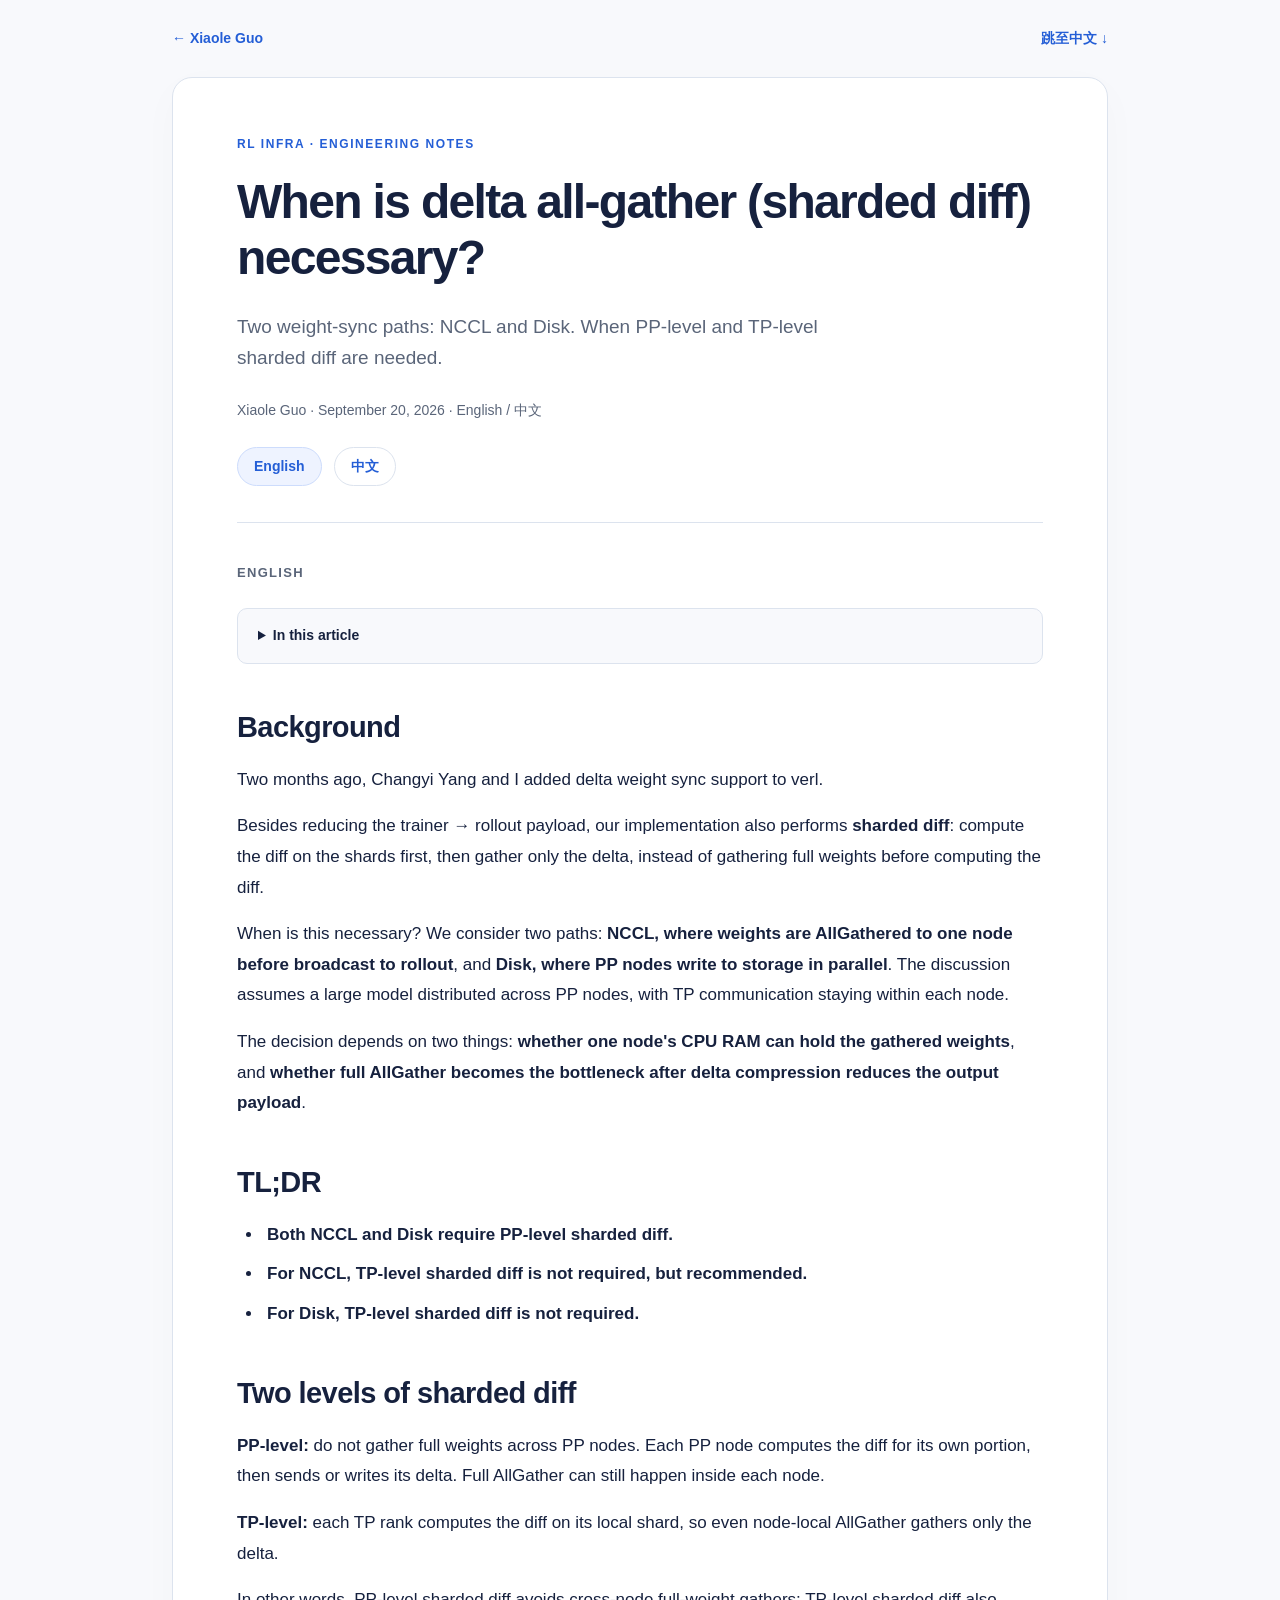
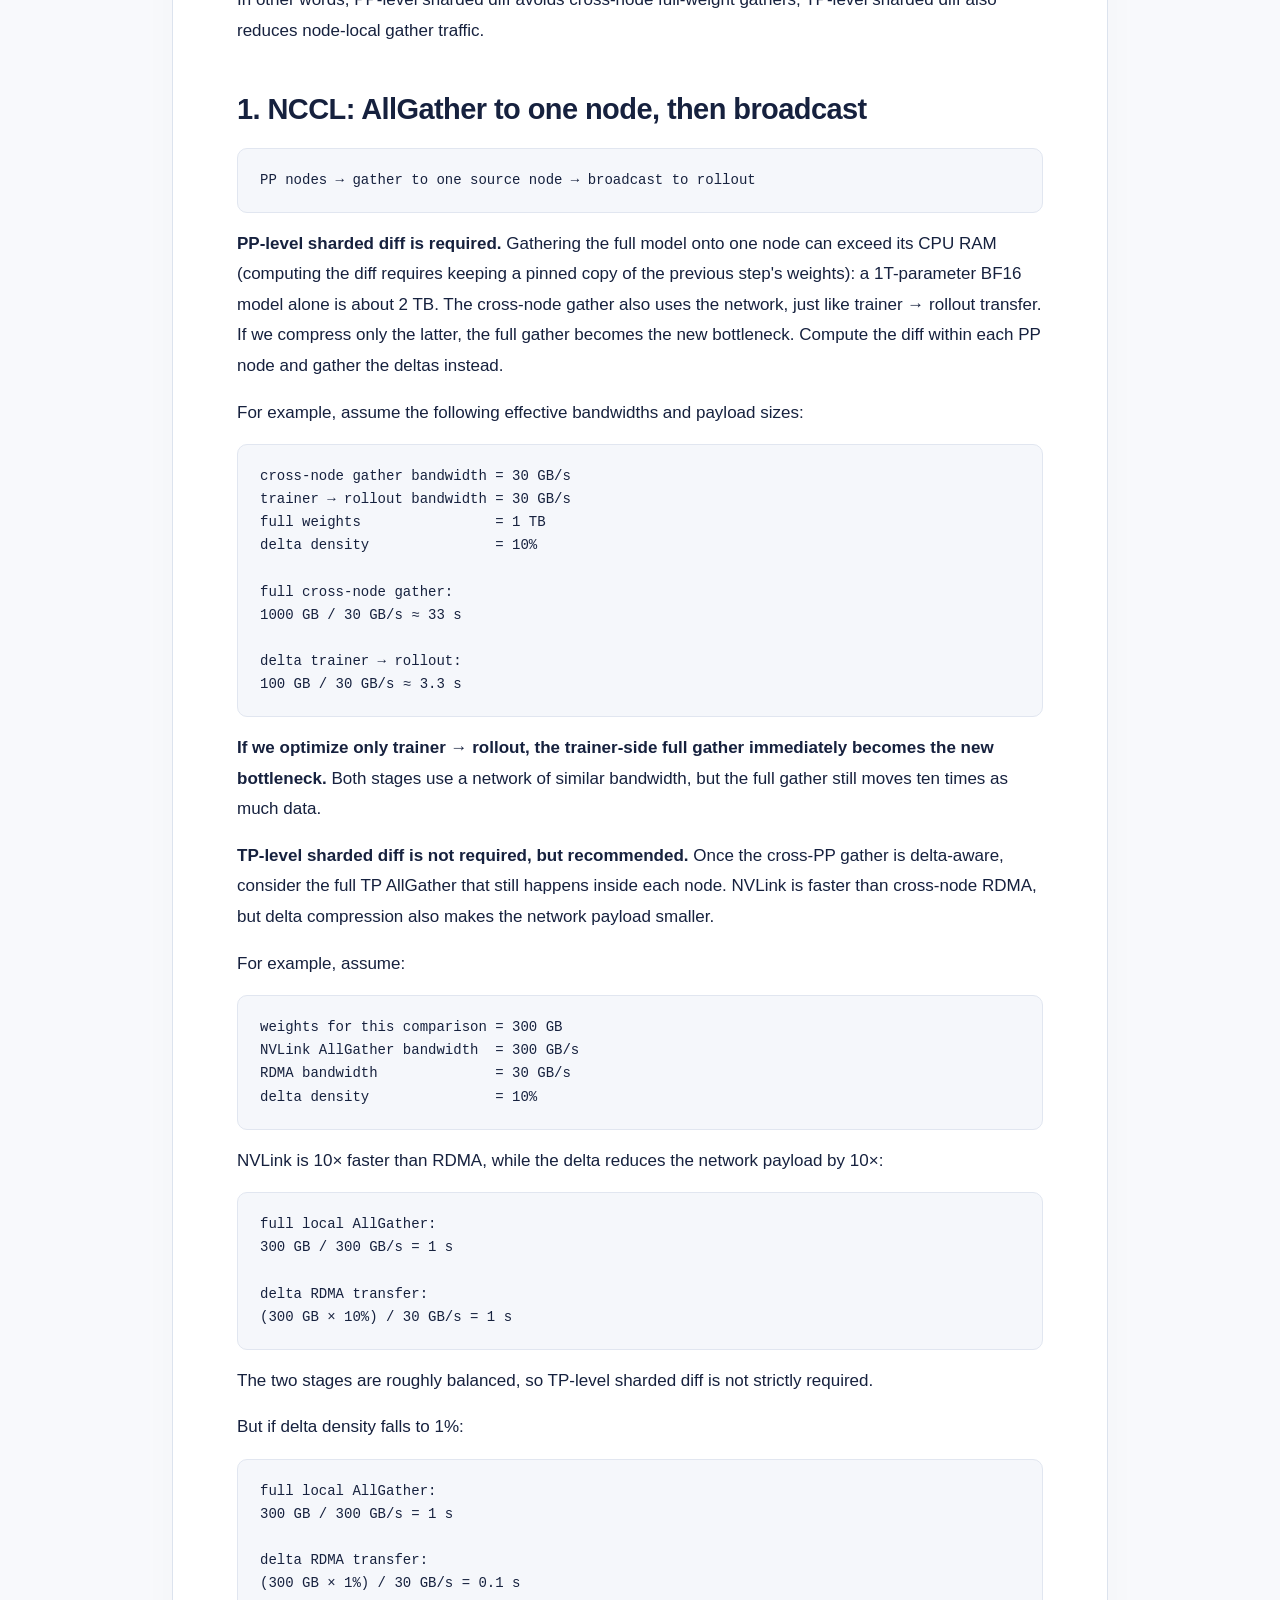
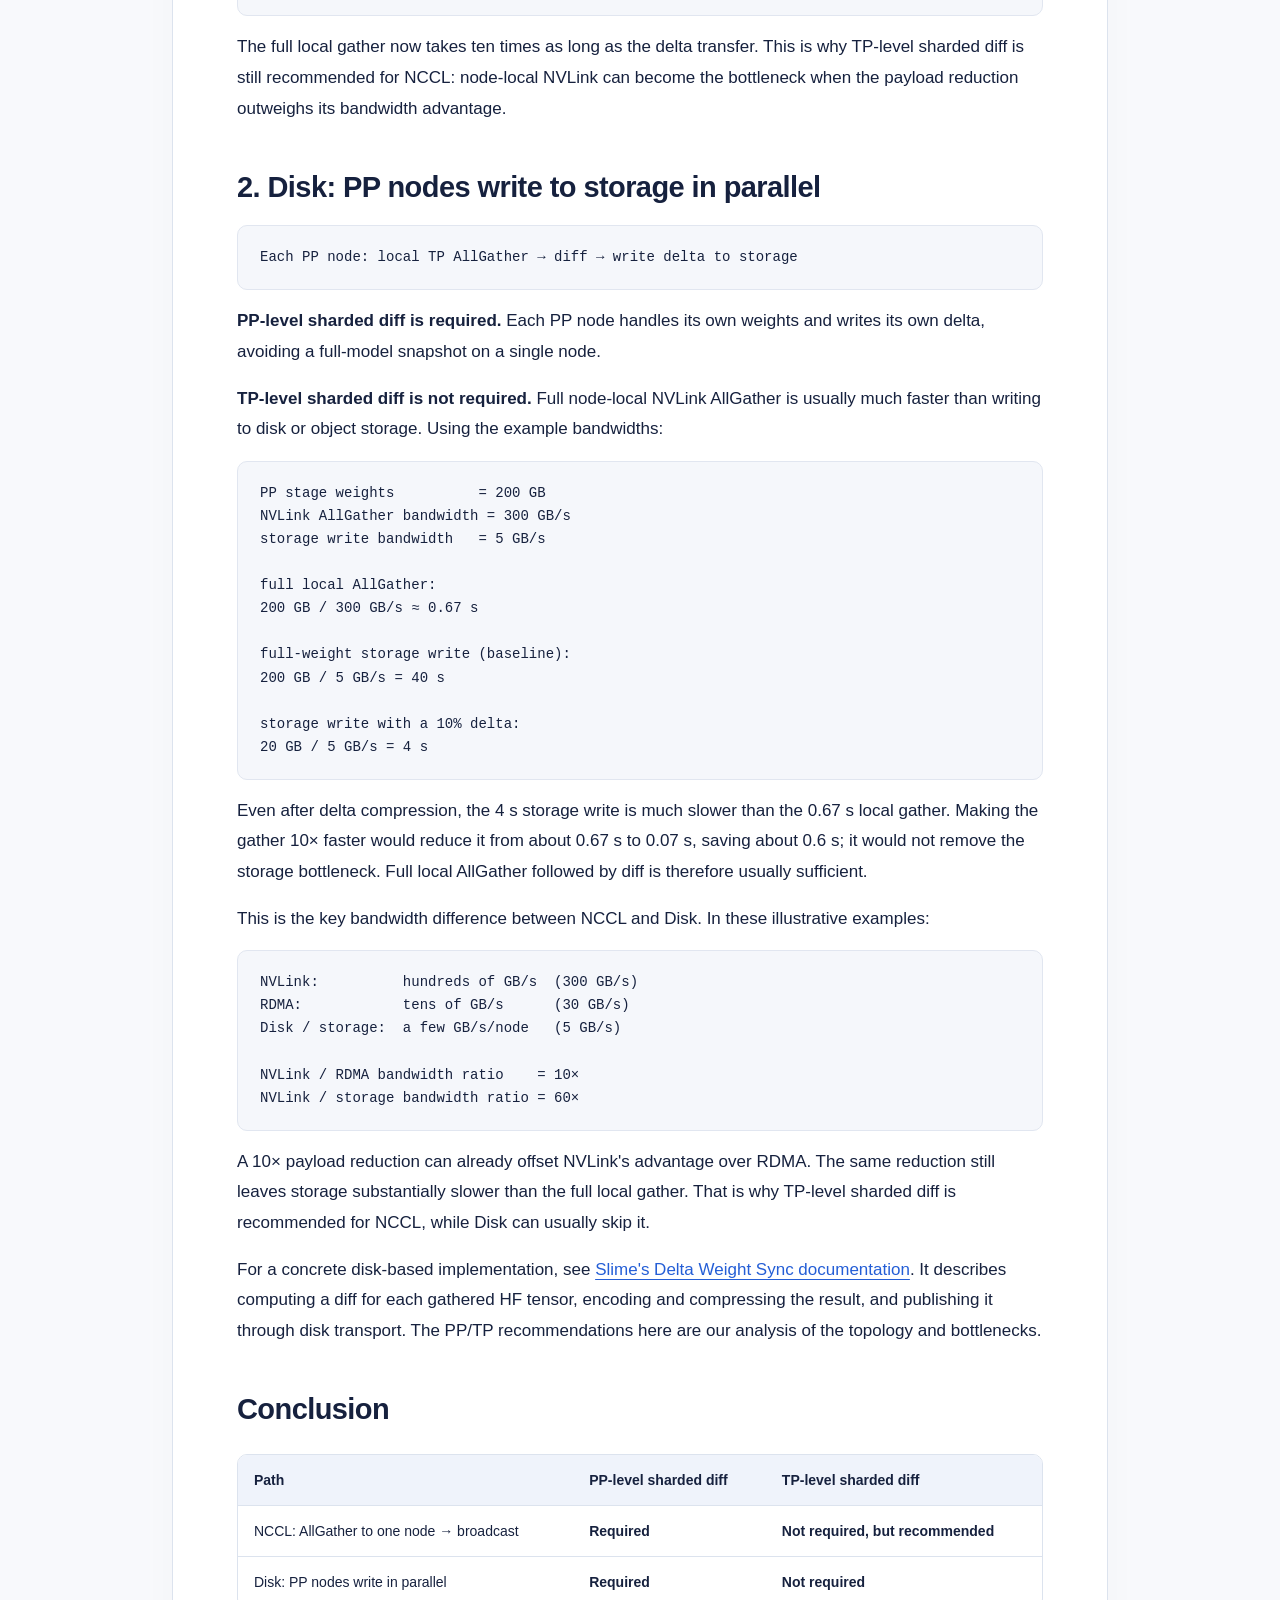
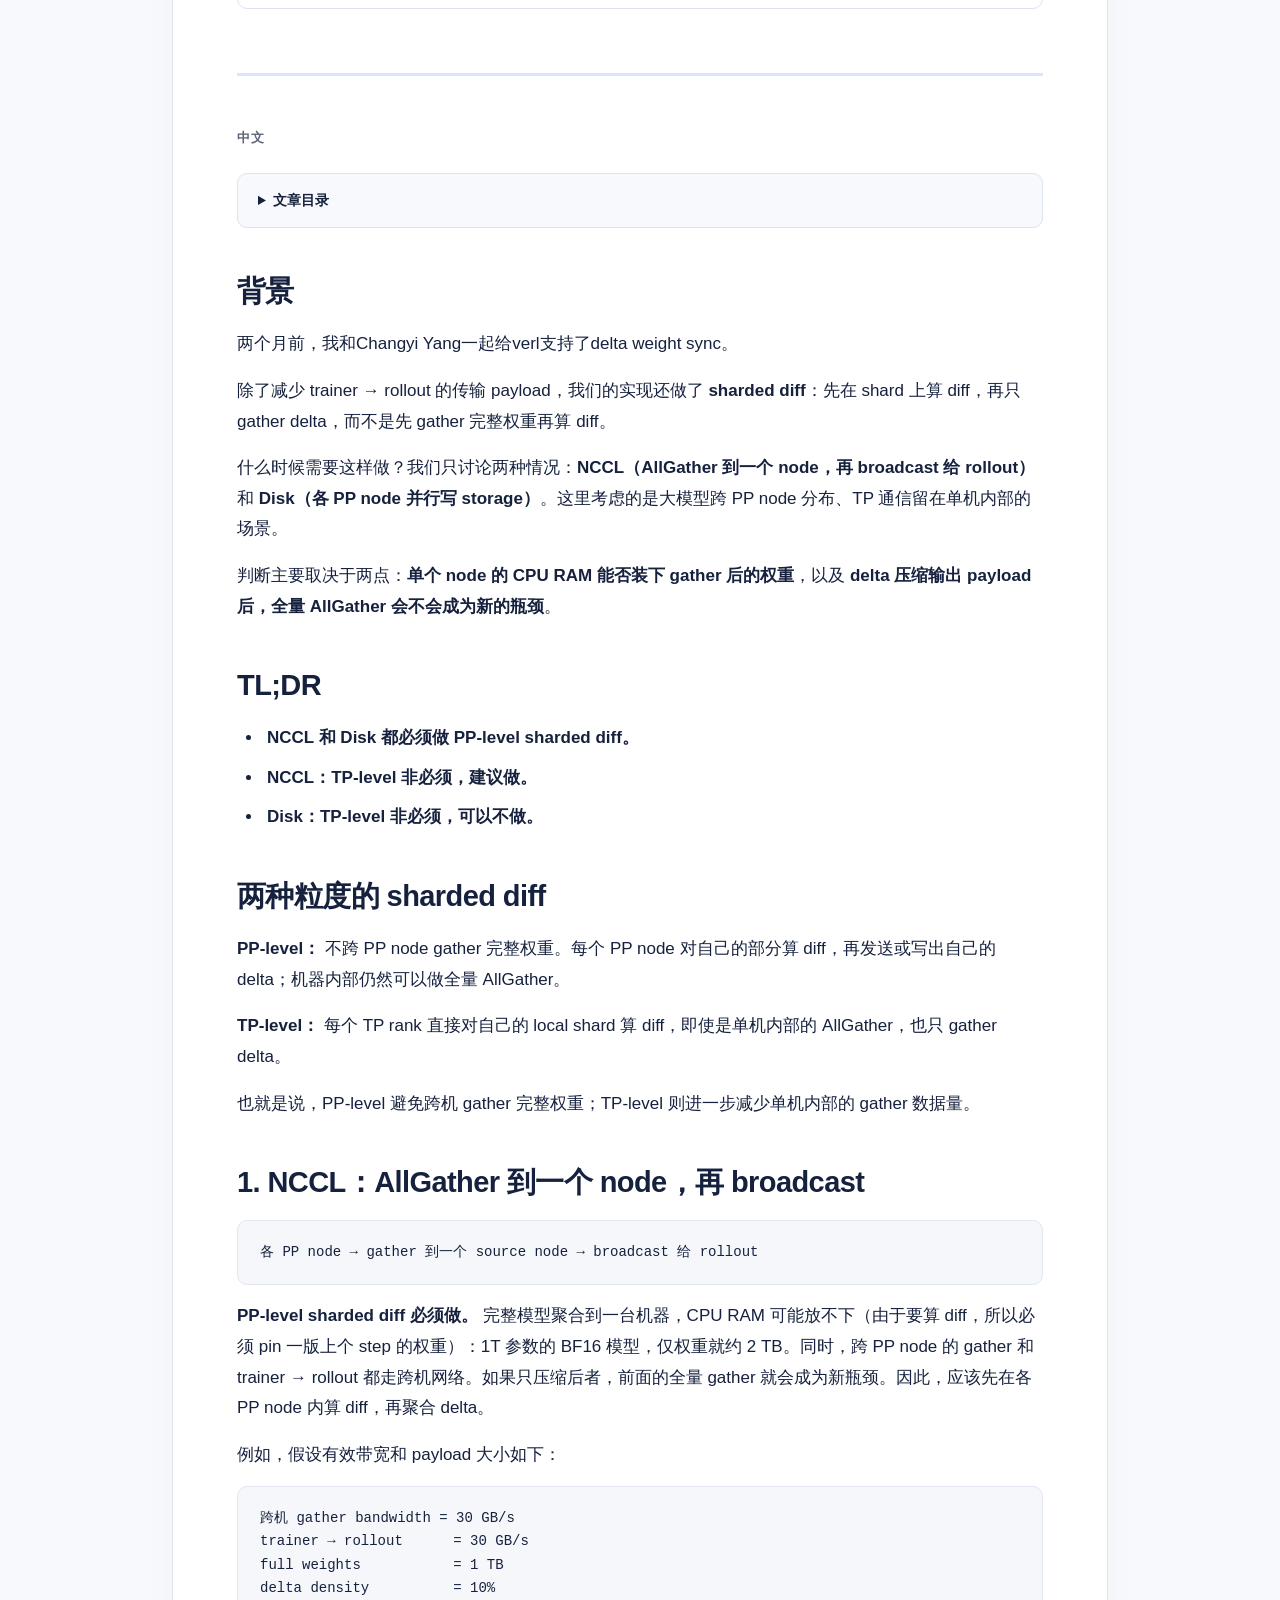
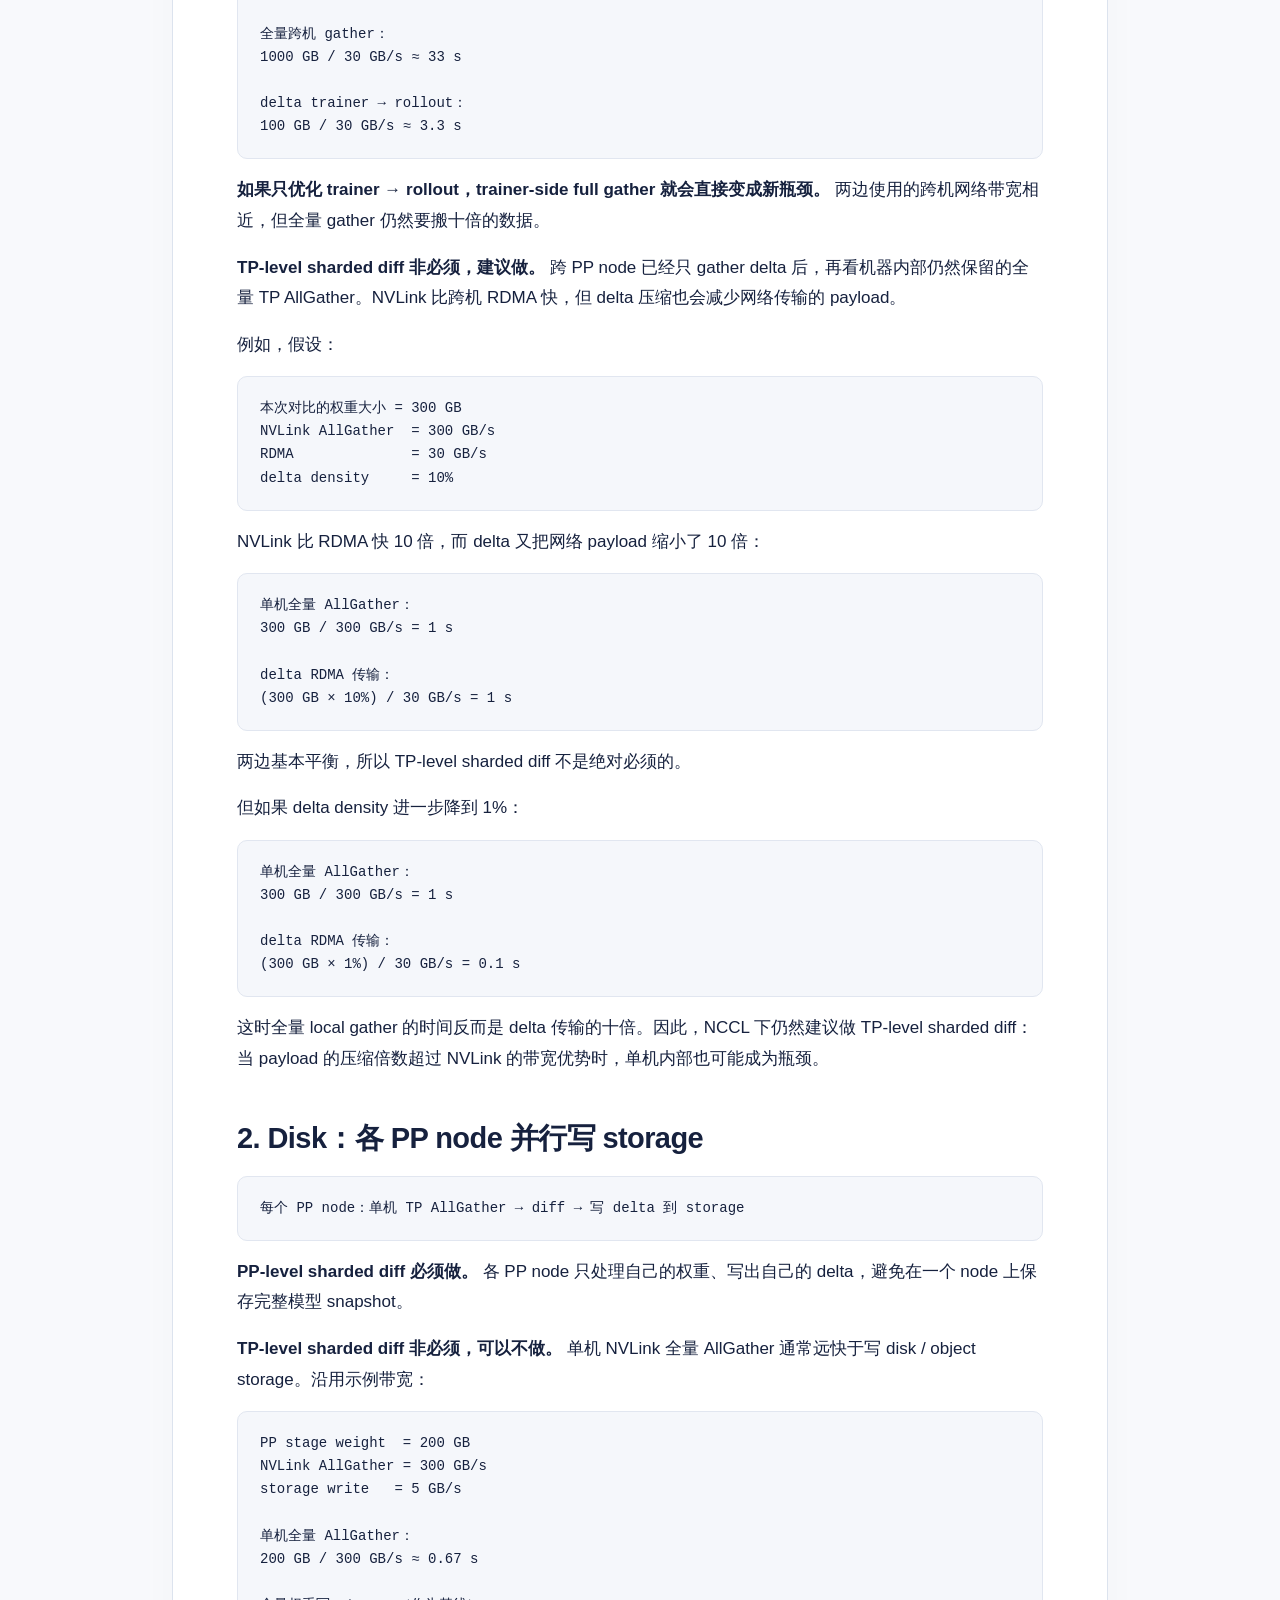
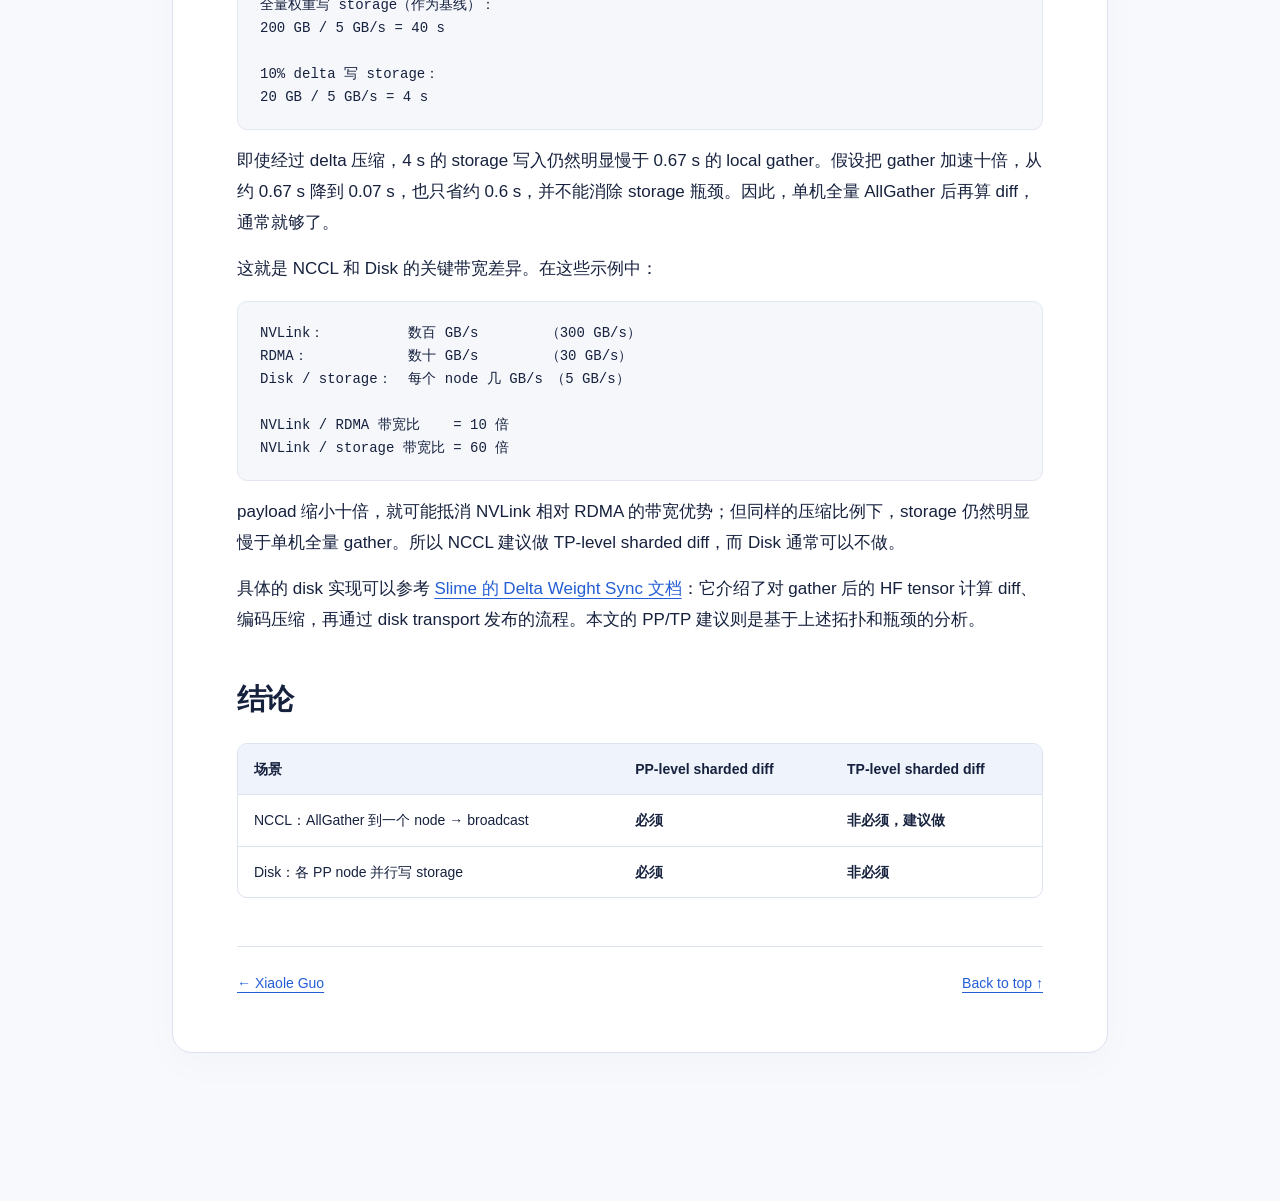
<file: blog/delta-all-gather/index.html>
<!DOCTYPE html>
<html lang="en">
<head>
  <meta charset="UTF-8">
  <meta name="viewport" content="width=device-width, initial-scale=1">
  <meta name="description" content="When sharded diff is necessary for delta weight sync: CPU RAM, communication bottlenecks, and TP-level versus PP-level gathers across NCCL and storage paths. English and Chinese.">
  <meta name="author" content="Xiaole Guo">
  <meta property="og:type" content="article">
  <meta property="og:title" content="When is delta all-gather (sharded diff) necessary?">
  <meta property="og:description" content="Two weight-sync paths: NCCL and Disk. When PP-level and TP-level sharded diff are needed.">
  <meta property="og:url" content="https://gxlvera.github.io/blog/delta-all-gather/">
  <link rel="canonical" href="https://gxlvera.github.io/blog/delta-all-gather/">
  <link rel="icon" href="../../assets/images/logo.ico">
  <title>When is delta all-gather (sharded diff) necessary? | Xiaole Guo</title>
  <style>
    :root { color-scheme: light; --ink: #16213e; --muted: #5a6579; --blue: #245ed6; --line: #dce3ee; }
    * { box-sizing: border-box; }
    html { scroll-behavior: smooth; scroll-padding-top: 28px; }
    body { margin: 0; background: #f8f9fc; color: var(--ink); font-family: -apple-system, BlinkMacSystemFont, "Segoe UI", "Noto Sans", "PingFang SC", "Microsoft YaHei", sans-serif; font-size: 17px; line-height: 1.8; }
    a { color: var(--blue); text-underline-offset: 4px; }
    a:hover { color: #6847ca; }
    a:focus-visible, summary:focus-visible, .table-scroll:focus-visible { outline: 3px solid #7c5cff; outline-offset: 5px; }
    .site-nav { max-width: 1000px; margin: auto; padding: 26px 32px; display: flex; justify-content: space-between; gap: 20px; font-size: 14px; }
    .site-nav a { text-decoration: none; font-weight: 600; }
    main { max-width: 936px; margin: 0 auto 60px; padding: 56px 64px; background: white; border: 1px solid var(--line); border-radius: 20px; box-shadow: 0 12px 40px #16213e06; }
    .eyebrow { margin: 0 0 18px; color: var(--blue); font-size: 12px; letter-spacing: .13em; font-weight: 700; text-transform: uppercase; }
    h1 { margin: 0 0 24px; font-size: clamp(32px, 5vw, 48px); line-height: 1.18; letter-spacing: -.035em; font-weight: 750; overflow-wrap: break-word; }
    .dek { font-size: 19px; line-height: 1.65; color: var(--muted); max-width: 650px; }
    .byline { color: var(--muted); font-size: 14px; margin: 24px 0; }
    .languages { display: flex; gap: 12px; flex-wrap: wrap; padding-bottom: 36px; border-bottom: 1px solid var(--line); }
    .languages a { padding: 6px 16px; border: 1px solid var(--line); border-radius: 30px; text-decoration: none; font-size: 14px; font-weight: 600; }
    .languages a:first-child { background: #eef3ff; color: var(--blue); border-color: #cddcfc; }
    .language-label { margin: 38px 0 24px; font-size: 13px; text-transform: uppercase; letter-spacing: .1em; color: var(--muted); font-weight: 700; }
    h2 { font-size: 29px; line-height: 1.35; margin: 44px 0 18px; letter-spacing: -.02em; }
    h3 { font-size: 23px; line-height: 1.45; margin: 34px 0 16px; }
    h4 { font-size: 19px; line-height: 1.5; margin: 28px 0 14px; }
    p { margin: 16px 0; }
    ul, ol { padding-left: 26px; }
    li { padding-left: 4px; margin: 9px 0; }
    strong { font-weight: 650; }
    blockquote { margin: 24px 0; padding: 2px 22px; border-left: 3px solid #5d78e6; background: #f3f6ff; border-radius: 0 8px 8px 0; }
    pre { background: #f5f7fb; border: 1px solid #e1e6f0; border-radius: 10px; padding: 20px 22px; overflow-x: auto; line-height: 1.65; font-size: 14px; tab-size: 4; }
    code { font-family: "SFMono-Regular", Consolas, "Liberation Mono", monospace; }
    p code, li code { font-size: .87em; background: #eef2f8; padding: 2px 5px; border-radius: 4px; }
    hr { height: 1px; border: 0; background: var(--line); margin: 42px 0; }
    .table-scroll { overflow-x: auto; margin: 24px 0; border: 1px solid var(--line); border-radius: 10px; }
    table { border-collapse: collapse; width: 100%; min-width: 620px; font-size: 14px; line-height: 1.6; }
    th, td { padding: 14px 16px; text-align: left; vertical-align: top; border-bottom: 1px solid var(--line); }
    th { background: #eff3fb; font-weight: 650; }
    tr:last-child td { border-bottom: 0; }
    details { background: #f8f9fc; border: 1px solid var(--line); border-radius: 10px; padding: 14px 20px; font-size: 14px; margin-bottom: 32px; }
    summary { cursor: pointer; font-weight: 600; }
    .toc ul { margin: 10px 0; }
    .toc li { margin: 4px 0; }
    .toc a { text-decoration: none; }
    #chinese { border-top: 3px solid #dce5ff; margin-top: 64px; padding-top: 12px; }
    .page-footer { margin-top: 48px; padding-top: 24px; border-top: 1px solid var(--line); display: flex; justify-content: space-between; gap: 20px; font-size: 14px; }
    @media (max-width: 680px) {
      body { font-size: 16px; }
      .site-nav { padding: 20px; }
      main { margin: 0 10px 24px; padding: 32px 20px; border-radius: 14px; }
      h2 { font-size: 25px; }
      h3 { font-size: 21px; }
      .dek { font-size: 17px; }
      pre { padding: 16px; font-size: 12px; }
      blockquote { padding-left: 16px; padding-right: 14px; }
    }
    @media (prefers-reduced-motion: reduce) { html { scroll-behavior: auto; } }
    @media print {
      body { background: white; }
      main { max-width: none; border: 0; box-shadow: none; margin: 0; padding: 0; }
      .site-nav, .languages, details, .page-footer { display: none; }
      pre { white-space: pre-wrap; overflow-wrap: anywhere; }
      table { min-width: 0; }
    }
  </style>
</head>
<body>
  <nav class="site-nav" aria-label="Site navigation">
    <a href="../../">← Xiaole Guo</a>
    <a href="#chinese" lang="zh-CN">跳至中文 ↓</a>
  </nav>
  <main id="top">
    <article>
      <header>
        <p class="eyebrow">RL Infra · Engineering notes</p>
        <h1>When is delta all-gather (sharded diff) necessary?</h1>
        <p class="dek">Two weight-sync paths: NCCL and Disk. When PP-level and TP-level sharded diff are needed.</p>
        <p class="byline">Xiaole Guo · <time datetime="2026-09-20">September 20, 2026</time> · English / 中文</p>
        <nav class="languages" aria-label="Article languages">
          <a href="#english" lang="en">English</a>
          <a href="#chinese" lang="zh-CN">中文</a>
        </nav>
      </header>
      <section id="english" lang="en" aria-label="English">
        <p class="language-label">English</p>
        <details><summary>In this article</summary><div class="toc">
<ul>
<li><a href="#en-background">Background</a></li>
<li><a href="#en-tldr">TL;DR</a></li>
<li><a href="#en-two-levels-of-sharded-diff">Two levels of sharded diff</a></li>
<li><a href="#en-1-nccl-allgather-to-one-node-then-broadcast">1. NCCL: AllGather to one node, then broadcast</a></li>
<li><a href="#en-2-disk-pp-nodes-write-to-storage-in-parallel">2. Disk: PP nodes write to storage in parallel</a></li>
<li><a href="#en-conclusion">Conclusion</a></li>
</ul>
</div>
</details>
<h2 id="en-background">Background</h2>
<p>Two months ago, Changyi Yang and I added delta weight sync support to verl.</p>
<p>Besides reducing the trainer → rollout payload, our implementation also performs <strong>sharded diff</strong>: compute the diff on the shards first, then gather only the delta, instead of gathering full weights before computing the diff.</p>
<p>When is this necessary? We consider two paths: <strong>NCCL, where weights are AllGathered to one node before broadcast to rollout</strong>, and <strong>Disk, where PP nodes write to storage in parallel</strong>. The discussion assumes a large model distributed across PP nodes, with TP communication staying within each node.</p>
<p>The decision depends on two things: <strong>whether one node's CPU RAM can hold the gathered weights</strong>, and <strong>whether full AllGather becomes the bottleneck after delta compression reduces the output payload</strong>.</p>
<h2 id="en-tldr">TL;DR</h2>
<ul>
<li><strong>Both NCCL and Disk require PP-level sharded diff.</strong></li>
<li><strong>For NCCL, TP-level sharded diff is not required, but recommended.</strong></li>
<li><strong>For Disk, TP-level sharded diff is not required.</strong></li>
</ul>
<h2 id="en-two-levels-of-sharded-diff">Two levels of sharded diff</h2>
<p><strong>PP-level:</strong> do not gather full weights across PP nodes. Each PP node computes the diff for its own portion, then sends or writes its delta. Full AllGather can still happen inside each node.</p>
<p><strong>TP-level:</strong> each TP rank computes the diff on its local shard, so even node-local AllGather gathers only the delta.</p>
<p>In other words, PP-level sharded diff avoids cross-node full-weight gathers; TP-level sharded diff also reduces node-local gather traffic.</p>
<h2 id="en-1-nccl-allgather-to-one-node-then-broadcast">1. NCCL: AllGather to one node, then broadcast</h2>
<pre><code class="language-text">PP nodes → gather to one source node → broadcast to rollout
</code></pre>
<p><strong>PP-level sharded diff is required.</strong> Gathering the full model onto one node can exceed its CPU RAM (computing the diff requires keeping a pinned copy of the previous step's weights): a 1T-parameter BF16 model alone is about 2 TB. The cross-node gather also uses the network, just like trainer → rollout transfer. If we compress only the latter, the full gather becomes the new bottleneck. Compute the diff within each PP node and gather the deltas instead.</p>
<p>For example, assume the following effective bandwidths and payload sizes:</p>
<pre><code class="language-text">cross-node gather bandwidth = 30 GB/s
trainer → rollout bandwidth = 30 GB/s
full weights                = 1 TB
delta density               = 10%

full cross-node gather:
1000 GB / 30 GB/s ≈ 33 s

delta trainer → rollout:
100 GB / 30 GB/s ≈ 3.3 s
</code></pre>
<p><strong>If we optimize only trainer → rollout, the trainer-side full gather immediately becomes the new bottleneck.</strong> Both stages use a network of similar bandwidth, but the full gather still moves ten times as much data.</p>
<p><strong>TP-level sharded diff is not required, but recommended.</strong> Once the cross-PP gather is delta-aware, consider the full TP AllGather that still happens inside each node. NVLink is faster than cross-node RDMA, but delta compression also makes the network payload smaller.</p>
<p>For example, assume:</p>
<pre><code class="language-text">weights for this comparison = 300 GB
NVLink AllGather bandwidth  = 300 GB/s
RDMA bandwidth              = 30 GB/s
delta density               = 10%
</code></pre>
<p>NVLink is 10× faster than RDMA, while the delta reduces the network payload by 10×:</p>
<pre><code class="language-text">full local AllGather:
300 GB / 300 GB/s = 1 s

delta RDMA transfer:
(300 GB × 10%) / 30 GB/s = 1 s
</code></pre>
<p>The two stages are roughly balanced, so TP-level sharded diff is not strictly required.</p>
<p>But if delta density falls to 1%:</p>
<pre><code class="language-text">full local AllGather:
300 GB / 300 GB/s = 1 s

delta RDMA transfer:
(300 GB × 1%) / 30 GB/s = 0.1 s
</code></pre>
<p>The full local gather now takes ten times as long as the delta transfer. This is why TP-level sharded diff is still recommended for NCCL: node-local NVLink can become the bottleneck when the payload reduction outweighs its bandwidth advantage.</p>
<h2 id="en-2-disk-pp-nodes-write-to-storage-in-parallel">2. Disk: PP nodes write to storage in parallel</h2>
<pre><code class="language-text">Each PP node: local TP AllGather → diff → write delta to storage
</code></pre>
<p><strong>PP-level sharded diff is required.</strong> Each PP node handles its own weights and writes its own delta, avoiding a full-model snapshot on a single node.</p>
<p><strong>TP-level sharded diff is not required.</strong> Full node-local NVLink AllGather is usually much faster than writing to disk or object storage. Using the example bandwidths:</p>
<pre><code class="language-text">PP stage weights          = 200 GB
NVLink AllGather bandwidth = 300 GB/s
storage write bandwidth   = 5 GB/s

full local AllGather:
200 GB / 300 GB/s ≈ 0.67 s

full-weight storage write (baseline):
200 GB / 5 GB/s = 40 s

storage write with a 10% delta:
20 GB / 5 GB/s = 4 s
</code></pre>
<p>Even after delta compression, the 4 s storage write is much slower than the 0.67 s local gather. Making the gather 10× faster would reduce it from about 0.67 s to 0.07 s, saving about 0.6 s; it would not remove the storage bottleneck. Full local AllGather followed by diff is therefore usually sufficient.</p>
<p>This is the key bandwidth difference between NCCL and Disk. In these illustrative examples:</p>
<pre><code class="language-text">NVLink:          hundreds of GB/s  (300 GB/s)
RDMA:            tens of GB/s      (30 GB/s)
Disk / storage:  a few GB/s/node   (5 GB/s)

NVLink / RDMA bandwidth ratio    = 10×
NVLink / storage bandwidth ratio = 60×
</code></pre>
<p>A 10× payload reduction can already offset NVLink's advantage over RDMA. The same reduction still leaves storage substantially slower than the full local gather. That is why TP-level sharded diff is recommended for NCCL, while Disk can usually skip it.</p>
<p>For a concrete disk-based implementation, see <a href="https://github.com/THUDM/slime/blob/main/docs/en/advanced/delta-weight-sync.md">Slime's Delta Weight Sync documentation</a>. It describes computing a diff for each gathered HF tensor, encoding and compressing the result, and publishing it through disk transport. The PP/TP recommendations here are our analysis of the topology and bottlenecks.</p>
<h2 id="en-conclusion">Conclusion</h2>
<div class="table-scroll" role="region" aria-label="Comparison table" tabindex="0"><table>
<thead>
<tr>
<th>Path</th>
<th>PP-level sharded diff</th>
<th>TP-level sharded diff</th>
</tr>
</thead>
<tbody>
<tr>
<td>NCCL: AllGather to one node → broadcast</td>
<td><strong>Required</strong></td>
<td><strong>Not required, but recommended</strong></td>
</tr>
<tr>
<td>Disk: PP nodes write in parallel</td>
<td><strong>Required</strong></td>
<td><strong>Not required</strong></td>
</tr>
</tbody>
</table></div>
      </section>
      <section id="chinese" lang="zh-CN" aria-label="中文">
        <p class="language-label">中文</p>
        <details><summary>文章目录</summary><div class="toc">
<ul>
<li><a href="#zh-背景">背景</a></li>
<li><a href="#zh-tldr">TL;DR</a></li>
<li><a href="#zh-两种粒度的-sharded-diff">两种粒度的 sharded diff</a></li>
<li><a href="#zh-1-ncclallgather-到一个-node再-broadcast">1. NCCL：AllGather 到一个 node，再 broadcast</a></li>
<li><a href="#zh-2-disk各-pp-node-并行写-storage">2. Disk：各 PP node 并行写 storage</a></li>
<li><a href="#zh-结论">结论</a></li>
</ul>
</div>
</details>
<h2 id="zh-背景">背景</h2>
<p>两个月前，我和Changyi Yang一起给verl支持了delta weight sync。</p>
<p>除了减少 trainer → rollout 的传输 payload，我们的实现还做了 <strong>sharded diff</strong>：先在 shard 上算 diff，再只 gather delta，而不是先 gather 完整权重再算 diff。</p>
<p>什么时候需要这样做？我们只讨论两种情况：<strong>NCCL（AllGather 到一个 node，再 broadcast 给 rollout）</strong>和 <strong>Disk（各 PP node 并行写 storage）</strong>。这里考虑的是大模型跨 PP node 分布、TP 通信留在单机内部的场景。</p>
<p>判断主要取决于两点：<strong>单个 node 的 CPU RAM 能否装下 gather 后的权重</strong>，以及 <strong>delta 压缩输出 payload 后，全量 AllGather 会不会成为新的瓶颈</strong>。</p>
<h2 id="zh-tldr">TL;DR</h2>
<ul>
<li><strong>NCCL 和 Disk 都必须做 PP-level sharded diff。</strong></li>
<li><strong>NCCL：TP-level 非必须，建议做。</strong></li>
<li><strong>Disk：TP-level 非必须，可以不做。</strong></li>
</ul>
<h2 id="zh-两种粒度的-sharded-diff">两种粒度的 sharded diff</h2>
<p><strong>PP-level：</strong> 不跨 PP node gather 完整权重。每个 PP node 对自己的部分算 diff，再发送或写出自己的 delta；机器内部仍然可以做全量 AllGather。</p>
<p><strong>TP-level：</strong> 每个 TP rank 直接对自己的 local shard 算 diff，即使是单机内部的 AllGather，也只 gather delta。</p>
<p>也就是说，PP-level 避免跨机 gather 完整权重；TP-level 则进一步减少单机内部的 gather 数据量。</p>
<h2 id="zh-1-ncclallgather-到一个-node再-broadcast">1. NCCL：AllGather 到一个 node，再 broadcast</h2>
<pre><code class="language-text">各 PP node → gather 到一个 source node → broadcast 给 rollout
</code></pre>
<p><strong>PP-level sharded diff 必须做。</strong> 完整模型聚合到一台机器，CPU RAM 可能放不下（由于要算 diff，所以必须 pin 一版上个 step 的权重）：1T 参数的 BF16 模型，仅权重就约 2 TB。同时，跨 PP node 的 gather 和 trainer → rollout 都走跨机网络。如果只压缩后者，前面的全量 gather 就会成为新瓶颈。因此，应该先在各 PP node 内算 diff，再聚合 delta。</p>
<p>例如，假设有效带宽和 payload 大小如下：</p>
<pre><code class="language-text">跨机 gather bandwidth = 30 GB/s
trainer → rollout      = 30 GB/s
full weights           = 1 TB
delta density          = 10%

全量跨机 gather：
1000 GB / 30 GB/s ≈ 33 s

delta trainer → rollout：
100 GB / 30 GB/s ≈ 3.3 s
</code></pre>
<p><strong>如果只优化 trainer → rollout，trainer-side full gather 就会直接变成新瓶颈。</strong> 两边使用的跨机网络带宽相近，但全量 gather 仍然要搬十倍的数据。</p>
<p><strong>TP-level sharded diff 非必须，建议做。</strong> 跨 PP node 已经只 gather delta 后，再看机器内部仍然保留的全量 TP AllGather。NVLink 比跨机 RDMA 快，但 delta 压缩也会减少网络传输的 payload。</p>
<p>例如，假设：</p>
<pre><code class="language-text">本次对比的权重大小 = 300 GB
NVLink AllGather  = 300 GB/s
RDMA              = 30 GB/s
delta density     = 10%
</code></pre>
<p>NVLink 比 RDMA 快 10 倍，而 delta 又把网络 payload 缩小了 10 倍：</p>
<pre><code class="language-text">单机全量 AllGather：
300 GB / 300 GB/s = 1 s

delta RDMA 传输：
(300 GB × 10%) / 30 GB/s = 1 s
</code></pre>
<p>两边基本平衡，所以 TP-level sharded diff 不是绝对必须的。</p>
<p>但如果 delta density 进一步降到 1%：</p>
<pre><code class="language-text">单机全量 AllGather：
300 GB / 300 GB/s = 1 s

delta RDMA 传输：
(300 GB × 1%) / 30 GB/s = 0.1 s
</code></pre>
<p>这时全量 local gather 的时间反而是 delta 传输的十倍。因此，NCCL 下仍然建议做 TP-level sharded diff：当 payload 的压缩倍数超过 NVLink 的带宽优势时，单机内部也可能成为瓶颈。</p>
<h2 id="zh-2-disk各-pp-node-并行写-storage">2. Disk：各 PP node 并行写 storage</h2>
<pre><code class="language-text">每个 PP node：单机 TP AllGather → diff → 写 delta 到 storage
</code></pre>
<p><strong>PP-level sharded diff 必须做。</strong> 各 PP node 只处理自己的权重、写出自己的 delta，避免在一个 node 上保存完整模型 snapshot。</p>
<p><strong>TP-level sharded diff 非必须，可以不做。</strong> 单机 NVLink 全量 AllGather 通常远快于写 disk / object storage。沿用示例带宽：</p>
<pre><code class="language-text">PP stage weight  = 200 GB
NVLink AllGather = 300 GB/s
storage write   = 5 GB/s

单机全量 AllGather：
200 GB / 300 GB/s ≈ 0.67 s

全量权重写 storage（作为基线）：
200 GB / 5 GB/s = 40 s

10% delta 写 storage：
20 GB / 5 GB/s = 4 s
</code></pre>
<p>即使经过 delta 压缩，4 s 的 storage 写入仍然明显慢于 0.67 s 的 local gather。假设把 gather 加速十倍，从约 0.67 s 降到 0.07 s，也只省约 0.6 s，并不能消除 storage 瓶颈。因此，单机全量 AllGather 后再算 diff，通常就够了。</p>
<p>这就是 NCCL 和 Disk 的关键带宽差异。在这些示例中：</p>
<pre><code class="language-text">NVLink：          数百 GB/s        （300 GB/s）
RDMA：            数十 GB/s        （30 GB/s）
Disk / storage：  每个 node 几 GB/s （5 GB/s）

NVLink / RDMA 带宽比    = 10 倍
NVLink / storage 带宽比 = 60 倍
</code></pre>
<p>payload 缩小十倍，就可能抵消 NVLink 相对 RDMA 的带宽优势；但同样的压缩比例下，storage 仍然明显慢于单机全量 gather。所以 NCCL 建议做 TP-level sharded diff，而 Disk 通常可以不做。</p>
<p>具体的 disk 实现可以参考 <a href="https://github.com/THUDM/slime/blob/main/docs/en/advanced/delta-weight-sync.md">Slime 的 Delta Weight Sync 文档</a>：它介绍了对 gather 后的 HF tensor 计算 diff、编码压缩，再通过 disk transport 发布的流程。本文的 PP/TP 建议则是基于上述拓扑和瓶颈的分析。</p>
<h2 id="zh-结论">结论</h2>
<div class="table-scroll" role="region" aria-label="结论对比表" tabindex="0"><table>
<thead>
<tr>
<th>场景</th>
<th>PP-level sharded diff</th>
<th>TP-level sharded diff</th>
</tr>
</thead>
<tbody>
<tr>
<td>NCCL：AllGather 到一个 node → broadcast</td>
<td><strong>必须</strong></td>
<td><strong>非必须，建议做</strong></td>
</tr>
<tr>
<td>Disk：各 PP node 并行写 storage</td>
<td><strong>必须</strong></td>
<td><strong>非必须</strong></td>
</tr>
</tbody>
</table></div>
      </section>
      <footer class="page-footer">
        <a href="../../">← Xiaole Guo</a>
        <a href="#top">Back to top ↑</a>
      </footer>
    </article>
  </main>
</body>
</html>
</file>
<file: delta-weight-sync-slides/styles.css>
:root {
  /* Warm paper palette: cream ground, rust highlight, deep teal secondary, tan + stone neutrals */
  --bg: #f6f1e8;
  --bg-deep: #ebe3d6;
  --panel: #fbf8f2;
  --panel-border: #e2d7c5;
  --ink: #2c2622;
  --ink-soft: #4a403a;
  --muted: #8b7e72;
  --faint: rgba(90, 70, 50, 0.09);
  --line: rgba(90, 70, 50, 0.2);
  --rust: #b4523b;
  --rust-soft: rgba(180, 82, 59, 0.09);
  --teal: #1d5a57;
  --teal-soft: rgba(29, 90, 87, 0.08);
  --tan: #c6a26a;
  --tan-soft: #f4e8d2;
  --ochre: #a8782f;
  --stone: #a89a8c;
  --stone-soft: #e6ddcf;
  --slide-width: 1600px;
  --slide-height: 900px;
  --mono: "IBM Plex Mono", "SF Mono", SFMono-Regular, Menlo, Consolas, monospace;
  font-family: Inter, -apple-system, BlinkMacSystemFont, "Segoe UI", Helvetica, Arial, sans-serif;
}

* {
  box-sizing: border-box;
}

html,
body {
  width: 100%;
  height: 100%;
  margin: 0;
  overflow: hidden;
  background: var(--bg-deep);
}

body {
  color: var(--ink);
  -webkit-font-smoothing: antialiased;
}

#deck {
  position: fixed;
  left: 50%;
  top: 50%;
  width: var(--slide-width);
  height: var(--slide-height);
  overflow: hidden;
  transform-origin: center center;
  background: var(--bg);
  box-shadow: 0 24px 80px rgba(70, 50, 30, 0.18);
}

.slide {
  position: absolute;
  inset: 0;
  width: var(--slide-width);
  height: var(--slide-height);
  overflow: hidden;
  opacity: 0;
  visibility: hidden;
  pointer-events: none;
  background: linear-gradient(180deg, #f8f4ec 0%, #f5efe5 100%);
  transition: opacity 420ms ease, visibility 420ms ease;
}

#deck.is-booting *,
#deck.is-booting *::before,
#deck.is-booting *::after {
  transition: none !important;
}

.slide.is-active {
  opacity: 1;
  visibility: visible;
  pointer-events: auto;
}

.slide > * {
  z-index: 2;
}

b {
  color: var(--ink);
  font-weight: 680;
}

.page-number {
  margin: 0;
  color: var(--muted);
  font-family: var(--mono);
  font-size: 17px;
  font-weight: 500;
  letter-spacing: 0.06em;
  white-space: pre;
}

/* Step reveal: [data-step="n"] shows from stage n on; [data-only="a b"] only at those stages */

[data-step],
[data-only] {
  opacity: 0;
  visibility: hidden;
  transform: translateY(12px);
  transition:
    opacity 380ms ease,
    transform 480ms cubic-bezier(0.2, 0.75, 0.2, 1),
    visibility 0ms linear 480ms;
}

[data-step].is-shown,
[data-only].is-shown {
  opacity: 1;
  visibility: visible;
  transform: translateY(0);
  transition:
    opacity 380ms ease,
    transform 480ms cubic-bezier(0.2, 0.75, 0.2, 1),
    visibility 0ms;
}

.title-reveal {
  display: inline-block;
}

/* ============================== Cover ============================== */

.cover {
  padding: 72px 84px 58px;
}

.cover-copy {
  position: absolute;
  left: 84px;
  right: 84px;
  top: 200px;
}

.cover h1 {
  margin: 0;
  padding-left: 32px;
  border-left: 6px solid var(--rust);
  color: var(--ink);
  font-size: 84px;
  font-weight: 740;
  line-height: 1.1;
  letter-spacing: -0.045em;
}

.cover h1 span {
  display: block;
}

.cover-author {
  margin: 56px 0 0 38px;
  color: var(--ink-soft);
  font-size: 36px;
  font-weight: 560;
  letter-spacing: -0.02em;
}

.cover-footer {
  position: absolute;
  left: 84px;
  right: 84px;
  bottom: 52px;
  display: flex;
  justify-content: flex-end;
  padding-top: 19px;
  border-top: 1px solid var(--line);
}

.cover.is-active .cover-copy,
.cover.is-active .cover-footer {
  animation: rise-in 780ms cubic-bezier(0.2, 0.75, 0.2, 1) both;
}

.cover.is-active .cover-footer {
  animation-delay: 160ms;
}

/* ============================== About ============================== */

.about {
  padding: 72px 84px 58px;
}

.kicker {
  position: relative;
  margin: 0;
  color: var(--teal);
  font-family: var(--mono);
  font-size: 18px;
  font-weight: 600;
  letter-spacing: 0.14em;
}

.about-hero {
  position: absolute;
  left: 84px;
  top: 192px;
}

.about-hero h1 {
  margin: 0;
  color: var(--ink);
  font-size: 104px;
  font-weight: 760;
  line-height: 0.95;
  letter-spacing: -0.065em;
}

.about-grid {
  position: absolute;
  left: 84px;
  right: 84px;
  top: 380px;
  display: grid;
  grid-template-columns: 1.12fr 1.05fr 0.95fr;
  gap: 30px;
}

.about-card {
  height: 352px;
  padding: 34px 36px;
  border: 1px solid var(--panel-border);
  border-top: 4px solid var(--accent);
  border-radius: 10px;
  background: var(--panel);
}

.card-education {
  --accent: var(--teal);
}

.card-industry {
  --accent: var(--tan);
}

.card-oss {
  --accent: var(--rust);
}

.about-card h3 {
  margin: 0 0 28px;
  color: var(--accent);
  font-family: var(--mono);
  font-size: 18px;
  font-weight: 600;
  letter-spacing: 0.1em;
  text-transform: uppercase;
}

.card-industry h3 {
  color: var(--ochre);
}

.about-card ul {
  margin: 0;
  padding: 0;
  list-style: none;
}

.about-card li + li {
  margin-top: 30px;
}

.about-card li strong {
  display: block;
  color: var(--ink);
  font-size: 30px;
  font-weight: 660;
  letter-spacing: -0.025em;
}

.about-card li span {
  display: block;
  margin-top: 8px;
  color: var(--muted);
  font-size: 23px;
  font-weight: 460;
}

.oss-list {
  display: grid;
  grid-template-columns: 1fr 1fr;
  grid-auto-rows: 104px;
  gap: 18px;
}

.oss-chip {
  display: flex;
  align-items: center;
  padding: 0 20px;
  border: 1px solid rgba(198, 162, 106, 0.7);
  border-radius: 8px;
  background: var(--tan-soft);
}

.oss-chip strong {
  display: block;
  color: var(--ink);
  font-size: 31px;
  font-weight: 680;
  letter-spacing: -0.02em;
}

.about-footer {
  position: absolute;
  left: 84px;
  right: 84px;
  bottom: 52px;
  display: flex;
  align-items: center;
  justify-content: space-between;
  padding-top: 19px;
  border-top: 1px solid var(--line);
}

.contact-row {
  display: flex;
  gap: 40px;
}

.contact {
  display: inline-flex;
  align-items: center;
  gap: 10px;
  color: var(--ink-soft);
  font-family: var(--mono);
  font-size: 17px;
  font-weight: 500;
  text-decoration: none;
}

.contact svg {
  width: 22px;
  height: 22px;
  color: var(--teal);
}

.contact:hover {
  color: var(--rust);
}

.about.is-active .kicker,
.about.is-active .about-hero,
.about.is-active .about-grid,
.about.is-active .about-footer {
  animation: rise-in 780ms cubic-bezier(0.2, 0.75, 0.2, 1) both;
}

.about.is-active .about-hero {
  animation-delay: 80ms;
}

.about.is-active .about-grid {
  animation-delay: 170ms;
}

.about.is-active .about-footer {
  animation-delay: 240ms;
}


@keyframes rise-in {
  from {
    opacity: 0;
    translate: 0 18px;
  }
  to {
    opacity: 1;
    translate: 0 0;
  }
}

/* ============================== Shared content slide ============================== */

.content {
  padding: 44px 70px 40px;
}

.slide-header {
  position: relative;
  display: grid;
  grid-template-columns: 58px 1fr auto;
  align-items: end;
  column-gap: 16px;
}

.section-label {
  margin: 0 0 9px;
  color: var(--rust);
  font-family: var(--mono);
  font-size: 18px;
  font-weight: 600;
  letter-spacing: 0.06em;
}

.slide-header .page-number {
  margin-bottom: 9px;
}

.eyebrow {
  margin: 0 0 8px;
  color: var(--muted);
  font-family: var(--mono);
  font-size: 15px;
  font-weight: 500;
  letter-spacing: 0.1em;
  text-transform: uppercase;
}

.slide-header h2 {
  margin: 0;
  color: var(--ink);
  font-size: 50px;
  font-weight: 690;
  line-height: 1.05;
  letter-spacing: -0.04em;
}

.card-label,
.evidence-head h3,
.implication-card h3 {
  margin: 0;
  color: var(--ink);
  font-size: 23px;
  font-weight: 660;
  letter-spacing: -0.02em;
}

/* ============================== Slide: outline ============================== */

.outline-list {
  position: absolute;
  left: 70px;
  right: 70px;
  top: 196px;
  display: flex;
  flex-direction: column;
  gap: 34px;
}

.outline-item {
  --accent: var(--rust);
  display: grid;
  grid-template-columns: 170px 1fr;
  align-items: center;
  height: 272px;
  padding: 0 56px 0 48px;
  border: 1px solid var(--panel-border);
  border-left: 6px solid var(--accent);
  border-radius: 12px;
  background: var(--panel);
}

.outline-item.part-2 {
  --accent: var(--teal);
}

.outline-num {
  color: var(--accent);
  font-family: var(--mono);
  font-size: 84px;
  font-weight: 500;
  letter-spacing: -0.04em;
}

.outline-kicker {
  margin: 0;
  color: var(--accent);
  font-family: var(--mono);
  font-size: 19px;
  font-weight: 600;
  letter-spacing: 0.1em;
  text-transform: uppercase;
}

.outline-item h3 {
  margin: 14px 0 0;
  color: var(--ink);
  font-size: 50px;
  font-weight: 690;
  letter-spacing: -0.035em;
}

.outline-sub {
  margin: 12px 0 0;
  color: var(--muted);
  font-size: 28px;
  font-weight: 440;
  letter-spacing: -0.015em;
}

.outline-item.is-dim {
  border-color: rgba(90, 70, 50, 0.07);
  background: transparent;
  filter: grayscale(1);
}

.outline-item.is-dim > * {
  opacity: 0.15;
}

.outline-item.is-next {
  border-width: 2px;
  border-left-width: 6px;
  border-color: rgba(29, 90, 87, 0.45);
  box-shadow: 0 14px 34px rgba(29, 90, 87, 0.12);
}

.outline.is-active .outline-item {
  animation: rise-in 700ms cubic-bezier(0.2, 0.75, 0.2, 1) both;
}

.outline.is-active .outline-item.part-2 {
  animation-delay: 120ms;
}

/* ============================== Slide: weight sync motivation ============================== */

.wsync .slide-header h2 {
  font-size: 46px;
}

.wsync-row {
  position: absolute;
  left: 70px;
  right: 70px;
  top: 158px;
  height: 236px;
  display: grid;
  grid-template-columns: 700px 1fr;
  column-gap: 60px;
  align-items: center;
}

.rl-loop {
  width: 700px;
  height: 203px;
  overflow: visible;
}

.loop-node {
  fill: var(--panel);
  stroke: #d6c9b4;
  stroke-width: 1.5;
}

.loop-tag {
  fill: var(--muted);
  font-family: var(--mono);
  font-size: 13px;
  font-weight: 600;
  letter-spacing: 0.1em;
}

.loop-title {
  fill: var(--ink);
  font-size: 31px;
  font-weight: 660;
  letter-spacing: -0.03em;
}

.loop-sub {
  fill: var(--muted);
  font-size: 19px;
  font-weight: 460;
}

.loop-arrow {
  fill: none;
  stroke: var(--ink-soft);
  stroke-width: 1.8;
}

.loop-arrow-sync {
  fill: none;
  stroke: var(--rust);
  stroke-width: 4;
}

.loop-label {
  fill: var(--ink-soft);
  font-size: 18px;
  font-weight: 560;
}

.loop-label.coral {
  fill: var(--rust);
  font-weight: 640;
}

.sync-pill {
  fill: var(--rust);
}

.sync-pill-text {
  fill: #ffffff;
  font-family: var(--mono);
  font-size: 13px;
  font-weight: 600;
  letter-spacing: 0.08em;
}

.wsync-points {
  margin: 0;
  padding: 0;
  list-style: none;
}

.wsync-points li {
  position: relative;
  padding-left: 32px;
  color: var(--ink-soft);
  font-size: 28px;
  font-weight: 440;
  line-height: 1.34;
  letter-spacing: -0.012em;
}

.wsync-points li + li {
  margin-top: 26px;
}

.point-sub {
  display: block;
  margin-top: 6px;
  color: var(--muted);
  font-size: 21px;
  font-weight: 450;
}

.wsync-points li::before {
  content: "";
  position: absolute;
  top: 14px;
  left: 4px;
  width: 10px;
  height: 10px;
  border-radius: 2px;
  background: var(--rust);
}

.wsync-panels {
  position: absolute;
  left: 70px;
  right: 70px;
  top: 414px;
  height: 388px;
  display: grid;
  grid-template-columns: 1fr 1fr;
  gap: 32px;
}

.net-panel {
  --accent: var(--teal);
  position: relative;
  padding: 20px 30px 18px;
  border: 1px solid var(--panel-border);
  border-top: 4px solid var(--accent);
  border-radius: 10px;
  background: var(--panel);
}

.panel-slow {
  --accent: var(--rust);
}

.scenario {
  margin: 0 0 8px;
  color: var(--accent);
  font-family: var(--mono);
  font-size: 16px;
  font-weight: 600;
  letter-spacing: 0.1em;
  text-transform: uppercase;
}

.panel-head {
  display: flex;
  align-items: center;
  gap: 16px;
}

.panel-head h3 {
  margin: 0;
  color: var(--ink);
  font-size: 32px;
  font-weight: 670;
  letter-spacing: -0.03em;
}

.topo {
  display: block;
  width: 100%;
  height: 100px;
  margin-top: 16px;
  overflow: visible;
}

.topo-boundary {
  fill: rgba(90, 70, 50, 0.03);
  stroke: rgba(90, 70, 50, 0.3);
  stroke-width: 1.2;
  stroke-dasharray: 5 5;
}

.topo-boundary.fast {
  fill: var(--teal-soft);
  stroke: rgba(29, 90, 87, 0.5);
}

.topo-boundary.slow {
  fill: var(--rust-soft);
  stroke: rgba(180, 82, 59, 0.5);
}

.topo-node {
  fill: var(--tan-soft);
  stroke: var(--tan);
  stroke-width: 1.3;
}

.topo-text {
  fill: var(--ink);
  font-size: 20px;
  font-weight: 620;
}

.topo-text.small {
  fill: var(--muted);
  font-size: 15px;
  font-weight: 500;
}

.topo-link-fast {
  stroke: var(--teal);
  stroke-width: 5;
}

.topo-link-slow {
  stroke: var(--rust);
  stroke-width: 2.2;
  stroke-dasharray: 8 7;
}

.topo-label {
  fill: var(--teal);
  font-family: var(--mono);
  font-size: 17px;
  font-weight: 600;
}

.topo-label.coral {
  fill: var(--rust);
}

.topo-label.sub {
  fill: var(--ink-soft);
  font-size: 17px;
  font-weight: 500;
}

.panel-facts {
  display: grid;
  grid-template-columns: 1fr 1fr;
  margin-top: 16px;
}

.panel-facts span {
  display: block;
  color: var(--muted);
  font-family: var(--mono);
  font-size: 19px;
  font-weight: 500;
}

.panel-facts strong {
  display: block;
  margin-top: 0;
  color: var(--ink);
  font-size: 44px;
  font-weight: 700;
  letter-spacing: -0.035em;
}

.panel-facts strong.coral {
  color: var(--rust);
}

.time-bar {
  position: relative;
  height: 12px;
  margin-top: 12px;
  border-radius: 3px;
  overflow: hidden;
  background: var(--stone-soft);
}

.time-bar i {
  position: absolute;
  inset: 0 auto 0 0;
  width: 0;
  min-width: 0;
  background: var(--accent);
  transition: width 1100ms cubic-bezier(0.25, 0.8, 0.25, 1) 220ms;
}

.is-shown .time-bar i {
  width: var(--w);
  min-width: 4px;
}

.panel-note {
  margin: 14px 0 0;
  color: var(--ink-soft);
  font-size: 23px;
  font-weight: 450;
  line-height: 1.3;
}

/* ============================== Slide: sparsity ============================== */

.sparse-card,
.why-card,
.evidence-card,
.implication-card {
  position: absolute;
  padding: 20px 22px;
  border: 1px solid var(--panel-border);
  border-radius: 10px;
  background: var(--panel);
}

.sparse-card {
  left: 70px;
  top: 162px;
  width: 724px;
  height: 302px;
}

.card-label span {
  color: var(--muted);
  font-family: var(--mono);
  font-size: 14px;
  font-weight: 400;
}

.sparse-grid {
  display: grid;
  grid-template-columns: repeat(40, 14px);
  gap: 3px;
  margin-top: 16px;
}

.sparse-grid i {
  display: block;
  width: 14px;
  height: 14px;
  border-radius: 2px;
  background: var(--stone-soft);
}

.sparse-grid i.is-changed {
  background: var(--rust);
  box-shadow: 0 0 0 2px rgba(180, 82, 59, 0.18);
}

.sparse.is-active .sparse-grid i.is-changed {
  animation: cell-flip 900ms ease both;
  animation-delay: var(--d, 0ms);
}

@keyframes cell-flip {
  0% {
    background: var(--stone-soft);
    box-shadow: 0 0 0 0 rgba(180, 82, 59, 0);
    transform: scale(1);
  }
  45% {
    background: var(--rust);
    box-shadow: 0 0 0 6px rgba(180, 82, 59, 0.22);
    transform: scale(1.25);
  }
  100% {
    background: var(--rust);
    box-shadow: 0 0 0 2px rgba(180, 82, 59, 0.18);
    transform: scale(1);
  }
}

.sparse-legend {
  display: flex;
  align-items: center;
  margin: 16px 0 0;
  color: var(--muted);
  font-family: var(--mono);
  font-size: 15px;
  font-weight: 500;
}

.legend-swatch {
  width: 14px;
  height: 14px;
  margin-right: 8px;
  border-radius: 2px;
  background: var(--stone-soft);
}

.legend-swatch.changed {
  margin-left: 28px;
  background: var(--rust);
}

.why-card {
  left: 822px;
  top: 162px;
  width: 708px;
  height: 302px;
  display: flex;
  align-items: center;
  padding: 0 44px;
  border-left: 5px solid var(--rust);
}

.why-card h3 {
  margin: 0;
  color: var(--ink);
  font-size: 40px;
  font-weight: 690;
  line-height: 1.2;
  letter-spacing: -0.035em;
}

.why-card h3 span {
  color: var(--rust);
}

.evidence-card {
  left: 70px;
  top: 484px;
  width: 724px;
  height: 376px;
}

.evidence-head {
  display: flex;
  align-items: baseline;
  justify-content: space-between;
}

.evidence-head span {
  color: var(--muted);
  font-family: var(--mono);
  font-size: 13px;
  font-weight: 500;
  letter-spacing: 0.08em;
  text-transform: uppercase;
}

.evidence-list {
  margin: 10px 0 0;
  padding: 0;
  list-style: none;
}

.evidence-list li {
  display: flex;
  align-items: center;
  justify-content: space-between;
  gap: 18px;
  height: 66px;
  border-bottom: 1px solid var(--faint);
}

.evidence-list li:last-child {
  border-bottom: 0;
}

.evidence-list strong {
  display: block;
  color: var(--ink);
  font-size: 21px;
  font-weight: 680;
}

.evidence-list em {
  flex: none;
  min-width: 84px;
  color: var(--rust);
  font-family: var(--mono);
  font-size: 30px;
  font-style: normal;
  font-weight: 600;
  letter-spacing: -0.02em;
  text-align: right;
}

.evidence-source {
  margin: 8px 0 0;
  color: var(--muted);
  font-family: var(--mono);
  font-size: 13px;
}

.implication-card {
  left: 822px;
  top: 484px;
  width: 708px;
  height: 376px;
  padding: 28px 30px;
  border-left: 4px solid var(--teal);
  background: #f3efe6;
}

.implication-card h3 {
  font-size: 28px;
}

.implication-card h3 span {
  color: var(--teal);
}

.impl-lead {
  margin: 12px 0 0;
  color: var(--ink-soft);
  font-size: 22px;
  font-weight: 440;
}

.impl-bars {
  margin-top: 28px;
}

.impl-row {
  display: grid;
  grid-template-columns: 72px 1fr 236px;
  align-items: center;
  gap: 14px;
}

.impl-row + .impl-row {
  margin-top: 18px;
}

.impl-name {
  color: var(--ink);
  font-family: var(--mono);
  font-size: 18px;
  font-weight: 600;
}

.impl-track {
  position: relative;
  height: 32px;
  border-radius: 3px;
  overflow: hidden;
  background: var(--stone-soft);
}

.impl-track i {
  position: absolute;
  inset: 0 auto 0 0;
  width: 0;
  transition: width 1000ms cubic-bezier(0.25, 0.8, 0.25, 1) 200ms;
}

.impl-full {
  background: var(--stone);
}

.impl-delta {
  background: var(--teal);
}

.is-shown .impl-full {
  width: 100%;
}

.is-shown .impl-delta {
  width: 5%;
}

.impl-val {
  color: var(--ink-soft);
  font-family: var(--mono);
  font-size: 17px;
  font-weight: 600;
}

.impl-val.delta {
  color: var(--teal);
}

.impl-foot {
  margin: 30px 0 0;
  color: var(--ink-soft);
  font-size: 29px;
  line-height: 1.3;
  letter-spacing: -0.015em;
  text-wrap: balance;
}

/* ============================== Slide: naive delta pipeline ============================== */

.pipe-steps {
  position: absolute;
  left: 70px;
  right: 70px;
  top: 158px;
  display: flex;
  gap: 10px;
  margin: 0;
  padding: 0;
  list-style: none;
}

.pipe-steps li {
  flex: 1;
  display: flex;
  align-items: center;
  justify-content: center;
  gap: 10px;
  height: 40px;
  border: 1px solid var(--panel-border);
  border-radius: 999px;
  background: var(--panel);
  color: var(--muted);
  font-family: var(--mono);
  font-size: 17px;
  font-weight: 500;
  transition: background 300ms ease, color 300ms ease, border-color 300ms ease;
}

.pipe-steps li span {
  display: inline-grid;
  place-items: center;
  width: 24px;
  height: 24px;
  border-radius: 50%;
  background: var(--stone-soft);
  color: var(--ink-soft);
  font-size: 13px;
  font-weight: 600;
}

.pipe-steps li.is-done {
  color: var(--ink-soft);
  border-color: rgba(198, 162, 106, 0.6);
  background: var(--tan-soft);
}

.pipe-steps li.is-hl {
  color: #ffffff;
  border-color: var(--rust);
  background: var(--rust);
}

.pipe-steps li.is-hl span {
  color: #ffffff;
  background: rgba(255, 255, 255, 0.22);
}

.pipe-diagram {
  position: absolute;
  left: 70px;
  top: 226px;
  width: 1460px;
  height: 610px;
  overflow: visible;
}

.pipe-col-title {
  fill: var(--muted);
  font-family: var(--mono);
  font-size: 16px;
  font-weight: 600;
  letter-spacing: 0.08em;
}

.pipe-zone {
  fill: rgba(198, 162, 106, 0.07);
  stroke: rgba(198, 162, 106, 0.6);
  stroke-width: 1.2;
  stroke-dasharray: 6 5;
}

.pipe-box {
  fill: var(--panel);
  stroke: #d6c9b4;
  stroke-width: 1.5;
  transition: fill 300ms ease, stroke 300ms ease, stroke-width 300ms ease;
}

.pipe-box.chip {
  fill: var(--tan-soft);
  stroke: var(--tan);
}

.pipe-node.is-hl .pipe-box {
  fill: #f8e6de;
  stroke: var(--rust);
  stroke-width: 2.5;
}

.pipe-name {
  fill: var(--ink);
  font-size: 27px;
  font-weight: 660;
}

.pipe-meta {
  fill: var(--muted);
  font-size: 19px;
  font-weight: 500;
}

.pipe-meta.new {
  fill: var(--teal);
  font-weight: 600;
}

.pipe-state {
  fill: var(--stone);
  font-size: 28px;
  font-weight: 600;
}

.pipe-state.new,
.pipe-big.new {
  fill: var(--rust);
}

.pipe-tag {
  fill: var(--muted);
  font-family: var(--mono);
  font-size: 15px;
  font-weight: 600;
  letter-spacing: 0.08em;
}

.pipe-big {
  fill: var(--ink);
  font-size: 40px;
  font-weight: 680;
}

.pipe-chip-text {
  fill: var(--ink);
  font-family: var(--mono);
  font-size: 21px;
  font-weight: 600;
}

.pipe-chip-sub {
  fill: var(--ink-soft);
  font-family: var(--mono);
  font-size: 15px;
}

.pipe-caption {
  fill: var(--muted);
  font-family: var(--mono);
  font-size: 15px;
}

.pipe-link line {
  stroke: var(--stone);
  stroke-width: 1.6;
}

.pipe-link.is-hl line {
  stroke: var(--rust);
  stroke-width: 2.2;
}

.pipe-link-label {
  fill: var(--muted);
  font-family: var(--mono);
  font-size: 15px;
}

.pipe-link.is-hl .pipe-link-label {
  fill: var(--rust);
  font-weight: 600;
}

.flush-row.meta {
  fill: var(--stone-soft);
}

.flush-row.pos {
  fill: rgba(29, 90, 87, 0.12);
  stroke: rgba(29, 90, 87, 0.5);
}

.flush-row.val {
  fill: rgba(180, 82, 59, 0.12);
  stroke: rgba(180, 82, 59, 0.5);
}

.flush-text {
  fill: var(--ink-soft);
  font-family: var(--mono);
  font-size: 16px;
}

.pipe-flow use {
  fill: none;
}

/* thick = full tensors, thin dashed = sparse delta */
.pipe-flow.gather use {
  stroke: rgba(180, 82, 59, 0.38);
  stroke-width: 9;
  marker-end: url(#pipe-arrow-rust);
}

.pipe-flow.bcast use {
  stroke: var(--teal);
  stroke-width: 2;
  stroke-dasharray: 5 5;
  marker-end: url(#pipe-arrow-teal);
}

.pipe-flow-label {
  font-family: var(--mono);
  font-size: 17px;
  font-weight: 600;
}

.pipe-flow-label.rust {
  fill: var(--rust);
}

.pipe-flow-label.teal {
  fill: var(--teal);
}

.pkt-big {
  fill: var(--rust);
}

.pkt-small {
  fill: var(--teal);
}

.loader-pill {
  fill: var(--teal-soft);
  stroke: var(--teal);
  stroke-width: 1.2;
}

.loader-text {
  fill: var(--teal);
  font-family: var(--mono);
  font-size: 15px;
  font-weight: 600;
}

/* ============================== Slide: engineering challenges ============================== */

.chal-card {
  position: absolute;
  padding: 20px 26px;
  border: 1px solid var(--panel-border);
  border-radius: 12px;
  background: var(--panel);
}

.chal-mem {
  left: 70px;
  top: 164px;
  width: 790px;
  height: 698px;
  padding: 34px 36px;
  border-left: 5px solid var(--rust);
}

.chal-card.chal-mem h3 {
  margin-top: 14px;
  font-size: 40px;
}

.chal-card.chal-mem .chal-sub {
  margin-top: 18px;
  font-size: 26px;
}

.chal-card.chal-mem .chal-eg {
  margin-top: 22px;
  padding: 14px 18px;
  font-size: 22px;
  line-height: 1.45;
  white-space: normal;
}

.chal-speed {
  left: 890px;
  top: 164px;
  width: 640px;
  height: 262px;
  border-left: 5px solid var(--rust);
}

.chal-pipe {
  left: 890px;
  top: 444px;
  width: 640px;
  height: 418px;
}

.chal-label {
  margin: 0;
  color: var(--rust);
  font-family: var(--mono);
  font-size: 15px;
  font-weight: 600;
  letter-spacing: 0.1em;
  text-transform: uppercase;
}

.chal-mem .chal-label,
.chal-speed .chal-label {
  font-size: 22px;
  letter-spacing: 0.02em;
  text-transform: none;
}

.chal-card h3 {
  margin: 8px 0 0;
  color: var(--ink);
  font-size: 26px;
  font-weight: 680;
  letter-spacing: -0.025em;
}

.chal-sub {
  margin: 8px 0 0;
  color: var(--ink-soft);
  font-size: 19px;
  line-height: 1.36;
}

.chal-eg {
  display: inline-block;
  margin: 10px 0 0;
  padding: 8px 14px;
  border-radius: 8px;
  background: var(--rust-soft);
  color: var(--ink-soft);
  font-size: 19px;
  white-space: nowrap;
}

.chal-eg b {
  color: var(--rust);
}

.chal-table {
  width: 100%;
  margin-top: 8px;
  border-collapse: collapse;
}

.chal-table th {
  padding: 0 0 6px;
  color: var(--muted);
  font-family: var(--mono);
  font-size: 14px;
  font-weight: 500;
  text-align: right;
  border-bottom: 1px solid var(--line);
}

.chal-table td {
  padding: 5px 0;
  color: var(--ink-soft);
  font-family: var(--mono);
  font-size: 18px;
  text-align: right;
  border-bottom: 1px solid var(--faint);
}

.chal-table th:first-child,
.chal-table td:first-child {
  text-align: left;
}

.chal-table td:first-child {
  color: var(--ink);
  font-family: inherit;
  font-weight: 600;
}

.chal-table td.worse {
  color: var(--rust);
  font-weight: 600;
}

.chal-cite {
  margin: 8px 0 0;
  color: var(--muted);
  font-family: var(--mono);
  font-size: 12px;
}

/* per-bucket Gantt */

.gantt-area {
  --slot: 64px;
  --label: 196px;
  position: relative;
  margin-top: 22px;
}

.gantt + .gantt {
  margin-top: 24px;
}

.gantt-title {
  margin: 0 0 10px;
  color: var(--ink);
  font-size: 24px;
  font-weight: 680;
}

.gantt-title span {
  margin-left: 10px;
  color: var(--muted);
  font-family: var(--mono);
  font-size: 15px;
  font-weight: 500;
}

.gantt-title span:first-child {
  margin-left: 0;
}

.lane {
  display: grid;
  grid-template-columns: var(--label) 1fr;
  align-items: center;
  height: 50px;
}

.lane-label {
  color: var(--ink-soft);
  font-family: var(--mono);
  font-size: 16px;
}

.lane.bottleneck .lane-label {
  color: var(--rust);
  font-weight: 600;
}

.track {
  position: relative;
  height: 40px;
}

.lane.bottleneck .track {
  border-radius: 6px;
  background: var(--rust-soft);
  box-shadow: 0 0 0 4px var(--rust-soft);
}

.bar {
  position: absolute;
  top: 0;
  left: calc(var(--x) * var(--slot));
  display: grid;
  place-items: center;
  width: calc(var(--w) * var(--slot) - 3px);
  height: 40px;
  border-radius: 5px;
  color: #ffffff;
  font-family: var(--mono);
  font-size: 16px;
  font-style: normal;
  font-weight: 600;
  transform: scaleX(0);
  transform-origin: left center;
  transition: transform 360ms ease;
  transition-delay: calc(var(--d) * 150ms + 250ms);
}

.chal-pipe.is-shown .gantt:first-child .bar,
.gantt-delta.is-shown .bar {
  transform: scaleX(1);
}

.bar.g,
.sw.g {
  background: var(--rust);
}

.bar.d,
.sw.d {
  background: var(--tan);
}

.bar.b,
.sw.b {
  background: var(--teal);
}

.gantt-end {
  position: absolute;
  top: 40px;
  bottom: -6px;
  left: calc(var(--label) + 6 * var(--slot));
  border-left: 2px dashed var(--ink-soft);
}

.gantt-end span {
  position: absolute;
  top: -30px;
  left: 0;
  color: var(--ink-soft);
  font-family: var(--mono);
  font-size: 15px;
  font-style: normal;
  font-weight: 600;
  white-space: nowrap;
  transform: translateX(calc(-100% - 6px));
}

.gantt-legend {
  display: flex;
  align-items: center;
  margin: 22px 0 0;
  color: var(--ink-soft);
  font-family: var(--mono);
  font-size: 16px;
}

.sw {
  width: 16px;
  height: 16px;
  margin: 0 7px 0 18px;
  border-radius: 3px;
}

.sw:first-child {
  margin-left: 0;
}

.chal-takeaway {
  margin: 10px 0 0;
  color: var(--ink-soft);
  font-size: 18px;
  line-height: 1.38;
}

/* ============================== Slide: sharded delta ============================== */

.shard-diagram {
  position: absolute;
  left: 70px;
  top: 158px;
  width: 1460px;
  height: 367px;
  overflow: visible;
}

.node0-outline {
  fill: rgba(29, 90, 87, 0.04);
  stroke: rgba(29, 90, 87, 0.55);
  stroke-width: 1.5;
  stroke-dasharray: 7 6;
}

.pipe-col-title.node0 {
  fill: var(--teal);
}

.rank-pill {
  fill: var(--teal);
}

.rank-pill-text {
  fill: #ffffff;
  font-family: var(--mono);
  font-size: 13px;
  font-weight: 600;
  letter-spacing: 0.06em;
}

.shard .pipe-name {
  font-size: 24px;
}

.mini-text {
  fill: var(--ink);
  font-size: 21px;
  font-weight: 640;
}

.mini-text.new {
  fill: var(--rust);
}

.mini-chip {
  fill: var(--ink);
  font-family: var(--mono);
  font-size: 17px;
  font-weight: 600;
}

.shard .pipe-node.is-hl .pipe-box {
  fill: #e2eeeb;
  stroke: var(--teal);
  stroke-width: 2.5;
}

.shard-flow use {
  fill: none;
  stroke: var(--teal);
  stroke-width: 2.4;
  stroke-dasharray: 6 5;
  marker-end: url(#s-arrow-teal);
  transition: stroke-width 300ms ease;
}

.shard-flow.is-hl use {
  stroke-width: 3.6;
}

.fix-card {
  position: absolute;
  top: 544px;
  height: 318px;
  padding: 20px 26px;
  border: 1px solid var(--panel-border);
  border-radius: 12px;
  background: var(--panel);
}

.fix-mem {
  left: 70px;
  width: 340px;
  border-left: 5px solid var(--teal);
}

.fix-pipe {
  left: 430px;
  width: 430px;
  border-left: 5px solid var(--teal);
}

.fix-result {
  left: 880px;
  width: 650px;
}

.fix-label {
  margin: 0;
  color: var(--teal);
  font-family: var(--mono);
  font-size: 15px;
  font-weight: 600;
  letter-spacing: 0.1em;
  text-transform: uppercase;
}

.fix-card h3 {
  margin: 8px 0 0;
  color: var(--ink);
  font-size: 26px;
  font-weight: 680;
  letter-spacing: -0.025em;
}

.fix-sub {
  margin: 8px 0 0;
  color: var(--ink-soft);
  font-size: 18px;
  line-height: 1.38;
}

.fix-stat {
  margin: 22px 0 0;
  color: var(--ink-soft);
  font-size: 21px;
}

.fix-stat b {
  color: var(--teal);
  font-size: 32px;
  font-weight: 700;
  letter-spacing: -0.03em;
}

.mini-bars {
  margin-top: 18px;
}

.mini-row {
  display: grid;
  grid-template-columns: 118px 1fr 96px;
  align-items: center;
  gap: 10px;
}

.mini-row + .mini-row {
  margin-top: 10px;
}

.mini-row span {
  color: var(--ink-soft);
  font-family: var(--mono);
  font-size: 14px;
}

.mini-row em {
  color: var(--ink-soft);
  font-family: var(--mono);
  font-size: 14px;
  font-style: normal;
  font-weight: 600;
}

.mini-row em.teal {
  color: var(--teal);
}

.mini-track {
  position: relative;
  height: 20px;
  border-radius: 4px;
  overflow: hidden;
  background: var(--stone-soft);
}

.mini-track i {
  position: absolute;
  inset: 0 auto 0 0;
  width: 0;
  border-radius: 0 4px 4px 0;
  transition: width 900ms cubic-bezier(0.25, 0.8, 0.25, 1) 250ms;
}

.mb-full {
  background: var(--rust);
}

.mb-sparse {
  background: var(--teal);
}

.is-shown .mb-full {
  width: 100%;
}

.is-shown .mb-sparse {
  width: 31%;
}

.res-table {
  width: 100%;
  margin-top: 18px;
  border-collapse: collapse;
}

.res-table th {
  padding: 0 0 10px;
  color: var(--muted);
  font-family: var(--mono);
  font-size: 16px;
  font-weight: 500;
  text-align: right;
  border-bottom: 1px solid var(--line);
}

.res-table td {
  padding: 20px 0;
  color: var(--ink-soft);
  font-family: var(--mono);
  font-size: 21px;
  text-align: right;
  border-bottom: 1px solid var(--faint);
}

.res-table th:first-child,
.res-table td:first-child {
  text-align: left;
}

.res-table th + th,
.res-table td + td {
  padding-left: 18px;
}

.res-table td:first-child {
  color: var(--ink);
  font-family: inherit;
  font-size: 21px;
  font-weight: 600;
}

.res-table td small {
  display: block;
  margin-top: 2px;
  color: var(--muted);
  font-family: var(--mono);
  font-size: 12px;
  font-weight: 500;
}

.res-table td.win {
  color: var(--teal);
  font-weight: 700;
}

/* ============================== Slide: delta representation ============================== */

.rep-card {
  position: absolute;
  width: 710px;
  padding: 22px 28px;
  border: 1px solid var(--panel-border);
  border-radius: 12px;
  background: var(--panel);
}

.rep-send {
  left: 70px;
  top: 164px;
  height: 706px;
  display: flex;
  flex-direction: column;
  justify-content: space-between;
}

.rep-recon {
  left: 820px;
  top: 164px;
  height: 330px;
}

.rep-load {
  left: 820px;
  top: 518px;
  height: 352px;
}

.rep-label {
  display: flex;
  align-items: center;
  gap: 12px;
  margin: 0;
  color: var(--ink);
  font-size: 26px;
  font-weight: 680;
  letter-spacing: -0.02em;
}

.rep-label span {
  display: inline-grid;
  flex: none;
  place-items: center;
  width: 32px;
  height: 32px;
  border-radius: 50%;
  background: var(--rust);
  color: #ffffff;
  font-family: var(--mono);
  font-size: 17px;
  letter-spacing: 0;
}

.rep-label.teal span {
  background: var(--teal);
}

.rep-arrow {
  position: absolute;
  top: 503px;
  display: grid;
  place-items: center;
  width: 30px;
  height: 30px;
  color: var(--muted);
  font-size: 26px;
  font-style: normal;
  line-height: 1;
}

.rep-arrow.down::before {
  content: "↓";
}

.rep-arrow.right::before {
  content: "→";
}

.rep-arrow.a1 {
  left: 785px;
  top: 320px;
}

.rep-arrow.a2 {
  top: 491px;
  left: 1160px;
}

.send-chips {
  display: flex;
  align-items: center;
  gap: 12px;
}

.send-chips span {
  padding: 9px 20px;
  border: 1px solid var(--tan);
  border-radius: 999px;
  background: var(--tan-soft);
  color: var(--ink);
  font-family: var(--mono);
  font-size: 21px;
  font-weight: 600;
}

.send-chips span.new {
  border-color: var(--teal);
  background: var(--teal-soft);
  color: var(--teal);
}

.send-chips i {
  color: var(--muted);
  font-size: 24px;
  font-style: normal;
}

.send-table {
  width: 100%;
  border-collapse: collapse;
  font-family: var(--mono);
}

.send-table th {
  padding: 6px 0;
  color: var(--muted);
  font-size: 18px;
  font-weight: 500;
  text-align: left;
}

.send-table thead tr:first-child th {
  text-align: left;
  padding-bottom: 14px;
  color: var(--rust);
  font-size: 21px;
  font-weight: 600;
}

.send-table thead tr:last-child th {
  border-bottom: 1px solid var(--line);
}

.send-table td {
  padding: 10px 0;
  color: var(--ink);
  font-size: 24px;
  border-bottom: 1px solid var(--faint);
}

.send-table th:last-child,
.send-table td:last-child {
  text-align: right;
}

.send-table td:last-child {
  color: var(--teal);
  font-weight: 600;
}

.send-note {
  margin: 0;
  color: var(--ink-soft);
  font-size: 25px;
  line-height: 1.42;
}

.send-idem {
  padding: 16px 20px 10px;
  border-radius: 10px;
  background: var(--teal-soft);
}

.send-idem-title {
  margin: 0 0 6px;
  color: var(--ink);
  font-size: 23px;
  line-height: 1.3;
}

.send-idem-title b.ok {
  color: var(--teal);
}

.idem-mini {
  width: 100%;
  border-collapse: collapse;
  font-family: var(--mono);
}

.idem-mini th {
  padding: 4px 0;
  color: var(--muted);
  font-size: 16px;
  font-weight: 500;
  text-align: right;
}

.idem-mini td {
  padding: 8px 0;
  border-top: 1px solid var(--line);
  color: var(--ink);
  font-size: 20px;
  text-align: right;
}

.idem-mini td:first-child {
  font-weight: 600;
  text-align: left;
}

.idem-mini tr.add td:first-child {
  color: var(--rust);
}

.idem-mini tr.set td:first-child {
  color: var(--teal);
}

.idem-mini i {
  font-style: normal;
  font-weight: 700;
}

.idem-mini i.ok {
  color: var(--teal);
}

.idem-mini i.no {
  color: var(--rust);
}

.recon-svg {
  display: block;
  height: 180px;
  margin: 14px auto 0;
}

.load-svg {
  display: block;
  height: 152px;
  margin: 16px auto 0;
  overflow: visible;
}

.cell.hit {
  fill: var(--teal);
}

.cell.nan {
  fill: rgba(168, 154, 140, 0.16);
  stroke: rgba(168, 154, 140, 0.4);
  stroke-width: 0.8;
  stroke-dasharray: 2 2;
}

.cell.keep {
  fill: #d9cebd;
}

.load-arrow {
  stroke: var(--muted);
  stroke-width: 1.6;
}

.load-head {
  fill: var(--muted);
}

.load-box {
  fill: var(--tan-soft);
  stroke: var(--tan);
  stroke-width: 1.4;
}

.load-box-text {
  fill: var(--ink);
  font-family: var(--mono);
  font-size: 19px;
  font-weight: 600;
}

.load-box-sub {
  fill: var(--muted);
  font-family: var(--mono);
  font-size: 18px;
}

.load-box-sub.teal {
  fill: var(--teal);
  font-weight: 600;
}

.tp-label {
  fill: var(--ink-soft);
  font-family: var(--mono);
  font-size: 22px;
  font-weight: 600;
}

.rep-caption {
  margin: 14px 0 0;
  color: var(--ink-soft);
  font-family: var(--mono);
  font-size: 18px;
  line-height: 1.7;
  text-align: center;
}

.rep-caption code,
.rep-patch code {
  padding: 2px 8px;
  border-radius: 4px;
  background: var(--tan-soft);
  color: var(--ink);
  font-family: var(--mono);
}

.rep-patch {
  margin: 16px 0 0;
  font-size: 19px;
}

.rep-note code {
  padding: 1px 6px;
  border-radius: 4px;
  background: var(--tan-soft);
  color: var(--ink);
  font-family: var(--mono);
  font-size: 0.9em;
}

.tp-cut {
  stroke: var(--teal);
  stroke-width: 1.6;
  stroke-dasharray: 4 3;
}

.rep-note {
  margin: 12px 0 0;
  color: var(--ink-soft);
  font-size: 21px;
  line-height: 1.4;
}

/* ============================== Slide: local diff -> global HF coordinates ============================== */

.coord .slide-header h2 {
  font-size: 38px;
}

.co-lead {
  position: absolute;
  left: 70px;
  top: 160px;
  margin: 0;
  color: var(--ink-soft);
  font-size: 27px;
  line-height: 1.3;
}

.co-card {
  position: absolute;
  padding: 22px 28px;
  border: 1px solid var(--panel-border);
  border-radius: 12px;
  background: var(--panel);
}

.co-fsdp {
  left: 70px;
  top: 216px;
  width: 470px;
  height: 438px;
}

.co-mcore {
  left: 560px;
  top: 216px;
  width: 970px;
  height: 438px;
}

.co-unify {
  left: 70px;
  top: 672px;
  width: 1460px;
  height: 198px;
}

/* FSDP: contiguous row blocks */

.co-fsdp-svg {
  display: block;
  width: 400px;
  margin: 18px auto 0;
}

.co-cell.b0 {
  fill: var(--stone-soft);
}

.co-cell.b1 {
  fill: #efe7da;
}

.co-cell.mine {
  fill: var(--tan-soft);
  stroke: var(--tan);
  stroke-width: 1;
}

.co-cell.hit {
  fill: var(--rust);
}

.co-band-line {
  stroke: var(--line);
  stroke-width: 1;
  stroke-dasharray: 4 4;
}

.co-band-label {
  fill: var(--muted);
  font-family: var(--mono);
  font-size: 15px;
}

.co-band-label.on {
  fill: var(--rust);
  font-weight: 600;
}

.co-formula {
  margin: 20px 0 0;
  color: var(--ink);
  font-family: var(--mono);
  font-size: 28px;
  font-weight: 500;
  text-align: center;
}

.co-formula b {
  color: var(--rust);
}

.co-formula-sub {
  margin: 8px 0 0;
  color: var(--muted);
  font-family: var(--mono);
  font-size: 21px;
  text-align: center;
}

/* Megatron: as-is vs patched megatron_to_hf */

.co-mcore-svg {
  display: block;
  width: 900px;
  margin: 16px 0 0;
  overflow: visible;
}

.co-row-cap {
  fill: var(--muted);
  font-size: 20px;
  font-weight: 600;
}

.co-row-cap.teal {
  fill: var(--teal);
}

.co-row-cap .code {
  fill: var(--ink);
  font-family: var(--mono);
  font-weight: 600;
}

.co-box {
  fill: var(--panel);
  stroke: #d6c9b4;
  stroke-width: 1.5;
}

.co-box.warn {
  fill: var(--rust-soft);
  stroke: var(--rust);
}

.co-box.ok {
  fill: var(--teal-soft);
  stroke: var(--teal);
}

.co-box-title {
  font-family: var(--mono);
  font-size: 18px;
  font-weight: 600;
}

.co-box-title.warn {
  fill: var(--rust);
}

.co-box-title.ok {
  fill: var(--teal);
}

.co-box-text {
  fill: var(--ink);
  font-family: var(--mono);
  font-size: 21px;
  font-weight: 600;
}

.co-box-sub {
  fill: var(--muted);
  font-size: 17px;
}

.co-chunk.full {
  fill: #d9cebd;
}

.co-chunk.nan,
.co-band.nan {
  fill: rgba(168, 154, 140, 0.14);
  stroke: rgba(168, 154, 140, 0.5);
  stroke-width: 1;
  stroke-dasharray: 3 3;
}

.co-chunk.gate,
.co-band.gate {
  fill: var(--tan-soft);
  stroke: var(--tan);
  stroke-width: 1;
}

.co-chunk.up,
.co-band.up {
  fill: rgba(29, 90, 87, 0.14);
  stroke: var(--teal);
  stroke-width: 1;
}

.co-band-frame {
  fill: none;
  stroke: var(--line);
  stroke-width: 1;
}

.co-hit {
  fill: var(--rust);
}

.co-tensor-name {
  fill: var(--ink-soft);
  font-family: var(--mono);
  font-size: 17px;
}

.co-bad {
  fill: var(--rust);
  font-size: 23px;
  font-weight: 680;
}

.co-bad-sub {
  fill: var(--muted);
  font-size: 18px;
}

.co-mcore-note {
  margin: 8px 0 0;
  color: var(--ink-soft);
  font-size: 22px;
}

/* Unified interface at rank 0 */

.co-unify-svg {
  display: block;
  width: 1404px;
  margin: 14px 0 0;
}

.co-src {
  fill: var(--stone-soft);
  stroke: #d6c9b4;
  stroke-width: 1.5;
}

.co-src-text {
  fill: var(--ink);
  font-size: 21px;
  font-weight: 650;
}

.co-merge {
  fill: none;
  stroke: var(--muted);
  stroke-width: 1.6;
}

.co-chip {
  fill: var(--tan-soft);
  stroke: var(--tan);
  stroke-width: 1.5;
}

.co-chip.hf {
  fill: var(--teal-soft);
  stroke: var(--teal);
}

.co-chip-text {
  fill: var(--ink);
  font-family: var(--mono);
  font-size: 22px;
  font-weight: 600;
}

.co-chip-text.hf {
  fill: var(--teal);
}

/* ============================== Generic cards (Part 1 wrap-up + Part 2) ============================== */

.gcard {
  --accent: var(--teal);
  position: absolute;
  padding: 24px 30px;
  border: 1px solid var(--panel-border);
  border-radius: 12px;
  background: var(--panel);
}

.gcard.accent-left {
  border-left: 5px solid var(--accent);
}

.gcard.accent-top {
  border-top: 4px solid var(--accent);
}

.gcard.rust {
  --accent: var(--rust);
}

.glabel {
  margin: 0;
  color: var(--teal);
  font-family: var(--mono);
  font-size: 16px;
  font-weight: 600;
  letter-spacing: 0.1em;
  text-transform: uppercase;
}

.glabel.rust {
  color: var(--rust);
}

.glabel.muted {
  color: var(--muted);
}

.gcard h3 {
  margin: 10px 0 0;
  color: var(--ink);
  font-size: 28px;
  font-weight: 680;
  line-height: 1.2;
  letter-spacing: -0.025em;
}

.gcard p.gtext,
.ins-card p:last-child {
  margin: 10px 0 0;
  color: var(--ink-soft);
  font-size: 20px;
  line-height: 1.42;
}

/* ============================== Slide: delta summary ============================== */

.sum-card {
  border-left: 5px solid var(--teal);
}

.sum-steps {
  margin: 26px 0 0;
  padding: 0;
  list-style: none;
  counter-reset: sum;
}

.sum-steps li {
  position: relative;
  padding: 0 0 0 58px;
  counter-increment: sum;
}

.sum-steps li + li {
  margin-top: 48px;
}

.sum-steps li::before {
  content: counter(sum);
  position: absolute;
  top: 2px;
  left: 0;
  display: grid;
  place-items: center;
  width: 36px;
  height: 36px;
  border-radius: 50%;
  background: var(--teal-soft);
  color: var(--teal);
  font-family: var(--mono);
  font-size: 17px;
  font-weight: 600;
}

.sum-steps li:not(:last-child)::after {
  content: "";
  position: absolute;
  top: 46px;
  bottom: -42px;
  left: 17px;
  border-left: 2px dashed rgba(29, 90, 87, 0.3);
}

.sum-steps b {
  display: block;
  color: var(--ink);
  font-size: 28px;
  font-weight: 680;
  letter-spacing: -0.02em;
}

.sum-steps span {
  display: block;
  margin-top: 8px;
  color: var(--ink-soft);
  font-size: 23px;
  line-height: 1.4;
}

.credits {
  position: absolute;
  left: 70px;
  right: 70px;
  top: 832px;
  margin: 0;
  color: var(--ink);
  font-size: 22px;
  font-weight: 600;
}

.credits span {
  margin-right: 16px;
  color: var(--teal);
  font-family: var(--mono);
  font-size: 16px;
  font-weight: 600;
  letter-spacing: 0.1em;
  text-transform: uppercase;
}

.credits i {
  color: var(--muted);
  font-style: normal;
  font-weight: 450;
}

.cover-credits {
  margin: 22px 0 0 38px;
  color: var(--muted);
  font-size: 24px;
  font-weight: 450;
}

.cover-credits b {
  color: var(--ink-soft);
  font-weight: 600;
}

.ins-card {
  border-left: 5px solid var(--rust);
}

.ins-card h3 {
  margin-top: 14px !important;
  font-size: 34px !important;
}

.ins-card p:last-child {
  margin-top: 16px !important;
  font-size: 24px !important;
  line-height: 1.45 !important;
}

/* ============================== Slide: architecture ============================== */

.arch-svg {
  position: absolute;
  left: 70px;
  top: 156px;
  width: 1460px;
  height: 700px;
  overflow: visible;
}

/* focus steps: everything not highlighted fades back */
.arch-svg.is-hl .ae:not(.is-hl) {
  opacity: 0.14;
}

.arch-zone {
  fill: none;
  stroke: rgba(90, 70, 50, 0.28);
  stroke-width: 1.4;
  stroke-dasharray: 6 6;
}

.arch-zone.gpu {
  fill: rgba(29, 90, 87, 0.035);
}

.ae.is-hl .arch-zone {
  fill: rgba(180, 82, 59, 0.04);
  stroke: var(--rust);
  stroke-width: 2.4;
}

.arch-zone-label {
  fill: var(--muted);
  font-family: var(--mono);
  font-size: 15px;
  font-weight: 600;
  letter-spacing: 0.12em;
}

.ae.is-hl .arch-zone-label {
  fill: var(--rust);
}

.arch-box {
  fill: var(--panel);
  stroke: #d6c9b4;
  stroke-width: 1.5;
  transition: fill 300ms ease, stroke 300ms ease, stroke-width 300ms ease;
}

.arch-box.router {
  fill: var(--tan-soft);
  stroke: var(--tan);
}

.arch-box.gpu {
  fill: #edf3f1;
  stroke: rgba(29, 90, 87, 0.35);
}

.arch-box.trainer {
  fill: #f1e6ec;
  stroke: rgba(122, 82, 110, 0.5);
}

.arch-box.store {
  fill: var(--tan-soft);
  stroke: var(--ochre);
}

.arch-title {
  fill: var(--ink);
  font-size: 30px;
  font-weight: 690;
  letter-spacing: -0.03em;
}

.arch-sub {
  fill: var(--muted);
  font-size: 18px;
  font-weight: 500;
}

.arch-sub.mono,
.arch-tag {
  font-family: var(--mono);
}

.arch-name {
  fill: var(--ink);
  font-size: 22px;
  font-weight: 660;
}

.arch-tag {
  fill: var(--teal);
  font-size: 14px;
  font-weight: 600;
}

.arch-inner {
  fill: #ffffff;
  stroke: #d6c9b4;
  stroke-width: 1.4;
  transition: fill 300ms ease, stroke 300ms ease, stroke-width 300ms ease;
}

.arch-inner-text {
  fill: var(--ink);
  font-size: 21px;
  font-weight: 620;
}

.arch-inner-text.small {
  font-size: 19px;
}

.ae.is-hl .hl-target {
  fill: #f8e6de;
  stroke: var(--rust);
  stroke-width: 3;
}

.arch-line {
  fill: none;
  stroke: #6f6258;
  stroke-width: 1.8;
}

.arch-line.dashed {
  stroke-dasharray: 6 5;
}

.arch-line.teal {
  stroke: var(--teal);
  stroke-width: 2.2;
}

.arch-line.rust {
  stroke: var(--rust);
  stroke-width: 2.4;
}

.arch-line.ochre {
  stroke: var(--ochre);
  stroke-width: 3;
}

.ae.is-hl .arch-line.traj {
  stroke-width: 4.5;
}

.ae.is-hl .arch-line.ochre {
  stroke: var(--rust);
  stroke-width: 4;
  marker-end: url(#a-arrow-rust);
}

.arch-label {
  fill: var(--ink-soft);
  font-family: var(--mono);
  font-size: 16px;
}

.arch-label.teal {
  fill: var(--teal);
  font-weight: 600;
}

.arch-label.rust {
  fill: var(--rust);
  font-weight: 600;
}

.arch-label.ochre {
  fill: var(--ochre);
  font-weight: 600;
}

.ae.is-hl .arch-label.ochre {
  fill: var(--rust);
}

/* ============================== Part 2: token chips (shared) ============================== */

.ctx-fill { background: var(--tan-soft); }

.gran-track {
  position: absolute;
  left: 70px;
  right: 70px;
  top: 164px;
  height: 128px;
  display: flex;
  align-items: center;
  gap: 26px;
  padding: 0 24px;
  border: 1.5px dashed rgba(90, 70, 50, 0.3);
  border-radius: 14px;
}

.gran-track > strong {
  flex: none;
  width: 190px;
  color: var(--ink);
  font-size: 26px;
  font-weight: 680;
  line-height: 1.15;
  letter-spacing: -0.025em;
}

.gran-track .track {
  display: flex;
  flex: 1;
  align-items: center;
}

.gran-track .track > i {
  flex: none;
  width: 22px;
  height: 2px;
  background: var(--stone);
}

.tcard {
  flex: 1;
  padding: 12px 14px;
  border: 1.5px solid;
  border-radius: 10px;
}

.tcard small {
  display: block;
  color: var(--muted);
  font-family: var(--mono);
  font-size: 12px;
  letter-spacing: 0.08em;
}

.tcard b {
  display: block;
  margin-top: 4px;
  color: var(--ink);
  font-size: 19px;
  font-weight: 620;
  white-space: nowrap;
}

.tcard.ctx,
.m.ctx,
.c.ctx {
  border-color: var(--tan);
  background: var(--tan-soft);
}

.tcard.asst,
.m.asst,
.c.asst {
  border-color: rgba(29, 90, 87, 0.45);
  background: #e3efec;
}

.tcard.tool,
.m.tool,
.c.tool {
  border-color: rgba(168, 154, 140, 0.7);
  background: #efe9df;
}

.m.subc,
.c.subc {
  border-color: rgba(122, 82, 110, 0.45);
  background: #f1e6ec;
}

.m.suba,
.c.suba {
  border-color: rgba(122, 82, 110, 0.6);
  background: #e9d8e2;
}

.c.drop {
  border-color: rgba(180, 82, 59, 0.5);
  background: var(--rust-soft);
  color: var(--rust);
}

/* ============================== Slide: granularity ============================== */

.gran-head {
  display: flex;
  align-items: flex-end;
  justify-content: space-between;
  padding-bottom: 14px;
  border-bottom: 1px solid var(--line);
}

.gran-head h3 {
  margin: 6px 0 0 !important;
}

.gran-head > span {
  color: var(--muted);
  font-family: var(--mono);
  font-size: 16px;
}

.lrows {
  margin-top: 24px;
}

.lrow {
  display: flex;
  align-items: center;
  gap: 10px;
  min-height: 54px;
}

.lrow + .lrow {
  margin-top: 16px;
}

.lname {
  flex: none;
  width: 120px;
  color: var(--muted);
  font-family: var(--mono);
  font-size: 15px;
  line-height: 1.2;
}

.lname small {
  display: block;
  color: #7a526e;
  font-size: 12px;
}

.run {
  display: flex;
  border: 1.5px solid;
  border-radius: 9px;
  overflow: hidden;
}

.run span {
  padding: 11px 13px;
  font-family: var(--mono);
  font-size: 16px;
  font-weight: 600;
  color: var(--ink);
}

.run span + span {
  border-left: 1px solid rgba(90, 70, 50, 0.15);
}

.run.prefix {
  border-color: var(--tan);
  background: repeating-linear-gradient(135deg, #f4e8d2 0 6px, #efe0c4 6px 7px);
}

.run.target {
  border-color: var(--teal);
  background: #d5e7e2;
}

.run.target span {
  color: var(--teal);
}

.run.prefix.subp {
  border-color: rgba(122, 82, 110, 0.5);
  background: repeating-linear-gradient(135deg, #f1e6ec 0 6px, #e8d7e1 6px 7px);
}

.run.target.subt {
  border-color: #7a526e;
  background: #e2cbd9;
}

.run.target.subt span {
  color: #5f3d55;
}

.gran-note {
  position: absolute;
  left: 30px;
  right: 30px;
  bottom: 24px;
  margin: 0;
  color: var(--ink-soft);
  font-size: 20px;
  line-height: 1.4;
}

.gran-note b {
  color: var(--ink);
}

.gran-card.merge {
  background: #f3f6f2;
}

.merge-stage {
  position: absolute;
  left: 30px;
  right: 30px;
  top: 142px;
  height: 280px;
}

.merge-stage .lrow {
  position: absolute;
  left: 0;
  right: 0;
  margin: 0;
}

.src-a { top: 0; }
.src-b,
.mmerged { top: 70px; }
.src-c { top: 140px; }
.msub { top: 210px; }

.lname b {
  font: inherit;
}

/* Spindle-style merge: the three requests converge onto one row and fade,
   the merged trajectory scales in there, the sub-agent row stays put. */
.msrc {
  transition: opacity 300ms ease, transform 560ms cubic-bezier(0.2, 0.75, 0.2, 1);
}

.mmerged {
  opacity: 0;
  transform: scale(0.94);
  transform-origin: left center;
  transition:
    opacity 360ms ease 210ms,
    transform 520ms cubic-bezier(0.2, 0.75, 0.2, 1) 160ms;
}

.merge-stage.is-hl .src-a {
  opacity: 0;
  transform: translateY(70px) scale(0.96);
}

.merge-stage.is-hl .src-b {
  opacity: 0;
  transform: scale(0.96);
}

.merge-stage.is-hl .src-c {
  opacity: 0;
  transform: translateY(-70px) scale(0.96);
}

.merge-stage.is-hl .mmerged {
  opacity: 1;
  transform: scale(1);
}

.msub .after {
  display: none;
}

.merge-stage.is-hl .msub .before {
  display: none;
}

.merge-stage.is-hl .msub .after {
  display: inline;
}

.msub {
  transition: filter 320ms ease;
}

.merge-stage.is-hl .msub {
  filter: drop-shadow(0 0 7px rgba(122, 82, 110, 0.2));
}

.mrun {
  display: flex;
  gap: 8px;
}

.m {
  padding: 11px 14px;
  border: 1.5px solid;
  border-radius: 9px;
  color: var(--ink);
  font-family: var(--mono);
  font-size: 16px;
  font-weight: 600;
}

/* ============================== Slide: granularity results ============================== */

.gres-table {
  width: 100%;
  margin-top: 22px;
  border-collapse: collapse;
}

.gres-table th {
  padding: 0 0 12px;
  color: var(--muted);
  font-family: var(--mono);
  font-size: 16px;
  font-weight: 500;
  text-align: right;
  border-bottom: 1px solid var(--line);
}

.gres-table td {
  padding: 22px 0;
  color: var(--ink-soft);
  font-family: var(--mono);
  font-size: 24px;
  text-align: right;
  border-bottom: 1px solid var(--faint);
}

.gres-table td:first-child {
  color: var(--ink);
  font-family: inherit;
  font-size: 23px;
  font-weight: 600;
  text-align: left;
}

.gres-table td.win {
  color: var(--teal);
  font-weight: 700;
}

.gres-table .gain {
  display: inline-block;
  padding: 6px 14px;
  border-radius: 8px;
  background: var(--rust-soft);
  color: var(--rust);
  font-size: 24px;
  font-weight: 700;
}

.gres-table td.eq {
  color: var(--muted);
  font-size: 22px;
}

.gres-table tr.same td {
  background: rgba(198, 162, 106, 0.1);
}

.gres-setup {
  position: absolute;
  left: 70px;
  top: 752px;
  margin: 0;
  color: var(--muted);
  font-family: var(--mono);
  font-size: 17px;
}

/* ============================== Slide: representation (ported from Spindle) ============================== */

.ptrie .detail-lead {
  position: absolute;
  top: 156px;
  left: 98px;
  margin: 0;
  color: var(--ink-soft);
  font-size: 30px;
  font-weight: 450;
  line-height: 1.3;
  letter-spacing: -0.022em;
}

.ptrie .detail-lead::before {
  content: "";
  position: absolute;
  top: 4px;
  left: -28px;
  width: 3px;
  height: 38px;
  background: var(--rust);
}

.prefix-trie-canvas {
  position: absolute;
  top: 222px;
  left: 70px;
  width: 1460px;
  height: 650px;
}

.storage-method {
  position: absolute;
  top: 0;
  width: 708px;
  height: 520px;
  overflow: hidden;
  border: 1px solid var(--panel-border);
  border-radius: 14px;
  background: var(--panel);
}

.linear-storage {
  left: 0;
}

.ptrie.is-active .linear-storage {
  animation: rise-in 560ms ease both;
}

.trie-storage {
  right: 0;
  border-color: rgba(29, 90, 87, 0.4);
  background:
    repeating-linear-gradient(125deg, transparent 0, transparent 9px, rgba(29, 90, 87, 0.035) 9px, rgba(29, 90, 87, 0.035) 10px),
    #f3f6f2;
  opacity: 0;
  transform: translateX(16px);
  transition: opacity 380ms ease, transform 520ms cubic-bezier(0.2, 0.75, 0.2, 1);
}

.ptrie[data-stage="2"] .trie-storage,
.ptrie[data-stage="3"] .trie-storage,
.ptrie[data-stage="4"] .trie-storage,
.ptrie[data-stage="5"] .trie-storage {
  opacity: 1;
  transform: translateX(0);
}

.storage-method-header {
  position: absolute;
  top: 21px;
  left: 26px;
  right: 26px;
  z-index: 3;
  display: flex;
  align-items: flex-end;
  justify-content: space-between;
  padding-bottom: 14px;
  border-bottom: 1px solid var(--line);
}

.storage-method-header span {
  color: var(--muted);
  font-family: var(--mono);
  font-size: 13px;
  font-weight: 600;
  letter-spacing: 0.12em;
}

.trie-storage .storage-method-header span {
  color: var(--teal);
}

.storage-method-header h3 {
  margin: 4px 0 0;
  color: var(--ink);
  font-size: 28px;
  font-weight: 690;
  letter-spacing: -0.03em;
}

.storage-method-header p {
  margin: 0 0 4px;
  color: var(--muted);
  font-family: var(--mono);
  font-size: 15px;
  font-weight: 500;
}

.linear-chain-list {
  position: absolute;
  top: 101px;
  left: 25px;
  right: 25px;
}

.linear-chain-row {
  display: grid;
  min-height: 60px;
  grid-template-columns: 72px minmax(0, 1fr) 76px;
  column-gap: 8px;
  align-items: center;
}

.linear-chain-row + .linear-chain-row {
  margin-top: 13px;
}

.storage-chain-id {
  color: var(--muted);
  font-family: var(--mono);
  font-size: 14px;
  font-weight: 500;
}

.linear-chain-body {
  display: flex;
  min-width: 0;
  align-items: center;
}

.storage-node {
  display: grid;
  min-width: 48px;
  height: 43px;
  padding: 0 10px;
  flex: 0 0 auto;
  place-items: center;
  border: 1.25px solid rgba(90, 70, 50, 0.3);
  border-radius: 9px;
  color: var(--ink);
  background: #ffffff;
  font-family: var(--mono);
  font-size: 15px;
  font-weight: 600;
}

.prompt-node {
  min-width: 55px;
}

.context-node,
.shared-copy {
  border-color: var(--tan);
  background:
    repeating-linear-gradient(125deg, transparent 0, transparent 5px, rgba(198, 162, 106, 0.22) 5px, rgba(198, 162, 106, 0.22) 6px),
    var(--tan-soft);
}

.assistant-storage-node {
  border-color: rgba(29, 90, 87, 0.45);
  background: #e3efec;
}

.tool-storage-node {
  border-color: rgba(168, 154, 140, 0.7);
  background: #efe9df;
}

.chosen-storage-node {
  color: var(--teal);
  border-color: var(--teal);
  background: #d5e7e2;
}

.discard-storage-node {
  color: var(--rust);
  border-color: rgba(180, 82, 59, 0.55);
  background:
    repeating-linear-gradient(125deg, transparent 0, transparent 5px, rgba(180, 82, 59, 0.12) 5px, rgba(180, 82, 59, 0.12) 6px),
    #fbf0ec;
}

.subagent-storage-node {
  color: #6b4560;
  border-color: rgba(122, 82, 110, 0.55);
  background:
    repeating-linear-gradient(125deg, transparent 0, transparent 5px, rgba(122, 82, 110, 0.12) 5px, rgba(122, 82, 110, 0.12) 6px),
    #f6eef2;
}

.subagent-linear-chain .storage-node {
  padding-right: 4px;
  padding-left: 4px;
  font-size: 11px;
}

.linear-chain-body i {
  position: relative;
  width: 12px;
  height: 1px;
  flex: 0 0 12px;
  background: rgba(44, 38, 34, 0.45);
}

.linear-chain-body i::after {
  content: "";
  position: absolute;
  top: -3px;
  right: 0;
  border-top: 4px solid transparent;
  border-bottom: 4px solid transparent;
  border-left: 6px solid rgba(44, 38, 34, 0.56);
}

.linear-chain-kind {
  justify-self: end;
  font-family: var(--mono);
  font-size: 13px;
  font-weight: 600;
}

.selected-kind {
  color: var(--teal);
}

.bon-kind {
  color: var(--rust);
}

.subagent-kind {
  color: #7a526e;
}

.linear-chain-limitations,
.trie-storage-benefits {
  position: absolute;
  top: 536px;
  width: 690px;
  margin: 0;
  padding-left: 28px;
  color: var(--ink-soft);
  font-size: 23px;
  font-weight: 500;
  line-height: 1.32;
  opacity: 0;
  transform: translateY(7px);
  transition: opacity 240ms ease, transform 300ms ease;
}

.linear-chain-limitations {
  left: 10px;
}

.trie-storage-benefits {
  right: 0;
}

.linear-chain-limitations li::marker {
  color: var(--rust);
}

.trie-storage-benefits li::marker {
  color: var(--teal);
}

.ptrie[data-stage="1"] .linear-chain-limitations,
.ptrie[data-stage="2"] .linear-chain-limitations,
.ptrie[data-stage="3"] .linear-chain-limitations,
.ptrie[data-stage="4"] .linear-chain-limitations,
.ptrie[data-stage="5"] .linear-chain-limitations,
.ptrie[data-stage="3"] .trie-storage-benefits,
.ptrie[data-stage="4"] .trie-storage-benefits,
.ptrie[data-stage="5"] .trie-storage-benefits {
  opacity: 1;
  transform: translateY(0);
}

.trie-storage-connectors {
  position: absolute;
  inset: 0;
  z-index: 0;
  width: 708px;
  height: 520px;
  overflow: visible;
}

.trie-edge {
  fill: none;
  stroke: rgba(44, 38, 34, 0.5);
  stroke-width: 1.5;
  stroke-linecap: round;
  stroke-linejoin: round;
  vector-effect: non-scaling-stroke;
  transition: opacity 330ms ease, stroke 330ms ease, stroke-width 330ms ease;
}

.discard-edge {
  stroke: rgba(180, 82, 59, 0.58);
}

.trie-junction {
  fill: #ffffff;
  stroke: rgba(44, 38, 34, 0.52);
  stroke-width: 1.3;
  transition: stroke 330ms ease;
}

.trie-node {
  position: absolute;
  z-index: 2;
  height: 50px;
  min-width: 60px;
  transition: opacity 360ms ease, box-shadow 360ms ease, filter 360ms ease;
}

.trie-prompt { top: 218px; left: 28px; width: 76px; }
.trie-a1 { top: 218px; left: 128px; width: 60px; }
.trie-t1 { top: 218px; left: 212px; width: 60px; }
.trie-a2 { top: 218px; left: 322px; width: 72px; }
.trie-t2 { top: 218px; left: 430px; width: 60px; }
.trie-a3 { top: 218px; left: 530px; width: 64px; }
.trie-a2-1 { top: 105px; left: 322px; width: 72px; }
.trie-a2-2 { top: 331px; left: 322px; width: 72px; }
.trie-sub-prompt { top: 423px; left: 212px; width: 100px; padding: 0 5px; font-size: 12px; }
.trie-sub-a1 { top: 423px; left: 322px; width: 90px; padding: 0 5px; font-size: 12px; }
.trie-sub-tool { top: 423px; left: 430px; width: 60px; }
.trie-sub-a2 { top: 423px; left: 530px; width: 100px; padding: 0 5px; font-size: 12px; }

.trie-branch-label {
  position: absolute;
  z-index: 2;
  color: var(--muted);
  font-family: var(--mono);
  font-size: 12px;
  font-weight: 600;
  letter-spacing: 0.1em;
}

.trie-bon-label { top: 82px; left: 320px; color: var(--rust); }
.trie-selected-label { top: 194px; left: 528px; color: var(--teal); }
.trie-subagent-label { top: 399px; left: 212px; color: #7a526e; }

.subagent-edge {
  stroke: rgba(122, 82, 110, 0.68);
  stroke-width: 1.8;
}

.subagent-junction {
  stroke: rgba(122, 82, 110, 0.72);
}

.leaf-callout {
  position: absolute;
  z-index: 4;
  padding-left: 17px;
  color: var(--rust);
  font-family: var(--mono);
  font-size: 13px;
  font-weight: 600;
  opacity: 0;
  transform: translateX(-5px);
  transition: opacity 280ms ease, transform 380ms ease;
}

.leaf-callout::before {
  content: "";
  position: absolute;
  top: 8px;
  left: 0;
  width: 12px;
  height: 1px;
  background: currentColor;
}

.a2-1-leaf-callout { top: 122px; left: 406px; }
.a2-2-leaf-callout { top: 348px; left: 406px; }

.ptrie[data-stage="4"] .leaf-callout {
  opacity: 1;
  transform: translateX(0);
}

.ptrie[data-stage="4"] .trie-discard-leaf {
  box-shadow: 0 0 0 5px rgba(180, 82, 59, 0.1);
  animation: leaf-emphasis 650ms ease both;
}

@keyframes leaf-emphasis {
  0% { transform: scale(1); }
  45% { transform: scale(1.06); }
  100% { transform: scale(1); }
}

.drop-mark {
  position: absolute;
  z-index: 5;
  display: grid;
  width: 48px;
  height: 22px;
  place-items: center;
  border-radius: 4px;
  color: #ffffff;
  background: var(--rust);
  font-family: var(--mono);
  font-size: 10px;
  font-weight: 600;
  letter-spacing: 0.08em;
  opacity: 0;
  transform: rotate(-7deg) scale(0.9);
  transition: opacity 260ms ease, transform 360ms ease;
}

.drop-a2-1 { top: 118px; left: 334px; }
.drop-a2-2 { top: 344px; left: 334px; }

.ptrie[data-stage="5"] .trie-discard-leaf {
  opacity: 0.24;
  filter: grayscale(0.5);
}

.ptrie[data-stage="5"] .discard-edge {
  opacity: 0.18;
  stroke-dasharray: 5 5;
}

.ptrie[data-stage="5"] .keep-edge {
  stroke: var(--teal);
  stroke-width: 2.2;
}

.ptrie[data-stage="5"] .trie-junction {
  stroke: var(--teal);
}

.ptrie[data-stage="5"] .subagent-edge,
.ptrie[data-stage="5"] .subagent-junction {
  stroke: rgba(122, 82, 110, 0.85);
  stroke-width: 2.2;
}

.ptrie[data-stage="5"] .drop-mark {
  opacity: 1;
  transform: rotate(-7deg) scale(1);
}

/* ============================== Slide: stateless SGLang ============================== */

.state-svg {
  position: absolute;
  left: 70px;
  top: 168px;
  width: 760px;
  height: 530px;
  overflow: visible;
}

.st-zone {
  fill: rgba(198, 162, 106, 0.06);
  stroke: rgba(198, 162, 106, 0.55);
  stroke-width: 1.3;
  stroke-dasharray: 6 5;
}

.st-zone.gpu {
  fill: rgba(29, 90, 87, 0.04);
  stroke: rgba(29, 90, 87, 0.4);
}

.st-zone-label {
  fill: var(--ink-soft);
  font-family: var(--mono);
  font-size: 22px;
  font-weight: 600;
}

.st-zone-label .ok {
  fill: var(--teal);
}

.st-zone-label .bad {
  fill: var(--rust);
}

.st-box {
  fill: var(--panel);
  stroke: #d6c9b4;
  stroke-width: 1.5;
}

.st-box.router {
  fill: var(--tan-soft);
  stroke: var(--tan);
}

.st-box.eng {
  fill: #edf3f1;
  stroke: rgba(29, 90, 87, 0.4);
  transition: fill 300ms ease, stroke 300ms ease;
}

.st-engine.is-hl .st-box.eng {
  fill: var(--rust-soft);
  stroke: var(--rust);
  stroke-width: 2.2;
}

.st-title {
  fill: var(--ink);
  font-size: 24px;
  font-weight: 680;
}

.st-sub {
  fill: var(--muted);
  font-family: var(--mono);
  font-size: 15px;
}

.st-sub.dark {
  fill: var(--ink);
  font-weight: 600;
}

.st-inner {
  fill: #ffffff;
  stroke: #d6c9b4;
}

.st-inner-text {
  fill: var(--ink-soft);
  font-size: 17px;
  font-weight: 600;
}

.st-dot {
  fill: var(--teal);
}

.st-dot.new {
  fill: none;
  stroke: var(--teal);
  stroke-width: 2;
  stroke-dasharray: 3 3;
}

.st-tie {
  stroke: var(--teal);
  stroke-width: 2;
}

.st-tie.dash {
  stroke-dasharray: 3 3;
}

.st-line {
  fill: none;
  stroke: var(--teal);
  stroke-width: 2.4;
}

.st-line.rust {
  stroke: var(--rust);
}

.st-line.dash {
  stroke-dasharray: 6 5;
}

.st-x {
  fill: none;
  stroke: var(--rust);
  stroke-width: 6;
  stroke-linecap: round;
}

.st-fail,
.st-retry {
  font-family: var(--mono);
  font-size: 15px;
  font-weight: 600;
}

.st-fail {
  fill: var(--rust);
}

.st-retry {
  fill: var(--teal);
}

.st-req {
  fill: var(--muted);
  font-size: 21px;
}

.st-req.code {
  fill: var(--ink);
  font-family: var(--mono);
  font-size: 21px;
  font-weight: 600;
}

.state-points {
  position: absolute;
  left: 880px;
  top: 300px;
  width: 650px;
  padding-left: 28px;
  border-left: 5px solid var(--teal);
}

.state-points b {
  display: block;
  color: var(--ink);
  font-size: 38px;
  font-weight: 690;
  line-height: 1.2;
  letter-spacing: -0.03em;
}

.state-points span {
  display: block;
  margin-top: 18px;
  color: var(--ink-soft);
  font-size: 25px;
  line-height: 1.42;
}

/* ============================== Slide: tokenization principles ============================== */

.tok-card,
.ins2-card {
  border-top: 4px solid var(--teal);
}

.tok-num {
  margin: 0;
  color: var(--teal);
  font-family: var(--mono);
  font-size: 34px;
  font-weight: 500;
}

.tok-card h3,
.ins2-card h3 {
  margin-top: 6px !important;
}

.tok-card .gtext {
  font-size: 21px !important;
}

.ins2-card .gtext {
  margin-top: 18px !important;
  font-size: 24px !important;
  line-height: 1.45 !important;
}

.ins2-list {
  margin: 14px 0 0;
  padding-left: 30px;
  color: var(--ink-soft);
  font-size: 23px;
  line-height: 1.42;
}

.ins2-list li + li {
  margin-top: 14px;
}

.ins2-list li::marker {
  color: var(--teal);
  font-family: var(--mono);
  font-weight: 600;
}

.ins2-list b {
  color: var(--ink);
}

.tok-foot,
.ins2-foot {
  position: absolute;
  left: 30px;
  right: 30px;
  bottom: 24px;
  margin: 0;
  padding-top: 14px;
  border-top: 1px solid var(--line);
  color: var(--teal);
  font-family: var(--mono);
  font-size: 15px;
  font-weight: 600;
}

.ins2-foot b {
  font-size: 18px;
}

.tok-why {
  margin: 16px 0 0;
  color: var(--rust);
  font-size: 21px;
  font-weight: 560;
  line-height: 1.4;
}

.tok-why b {
  color: var(--rust);
}

.tito-demo {
  margin-top: 14px;
}

.demo-label {
  margin: 14px 0 6px;
  color: var(--muted);
  font-family: var(--mono);
  font-size: 14px;
}

.demo-row {
  display: flex;
  align-items: center;
  gap: 10px;
}

.demo-row i {
  color: var(--muted);
  font-size: 20px;
  font-style: normal;
}

.demo-row em {
  color: var(--rust);
  font-family: var(--mono);
  font-size: 15px;
  font-style: normal;
  font-weight: 600;
}

.tid,
.txt {
  padding: 9px 14px;
  border: 1.5px solid;
  border-radius: 9px;
  font-family: var(--mono);
  font-size: 18px;
  font-weight: 600;
}

.tid {
  border-color: rgba(29, 90, 87, 0.45);
  background: #e3efec;
  color: var(--teal);
}

.tid.bad {
  border-color: rgba(180, 82, 59, 0.55);
  background: var(--rust-soft);
  color: var(--rust);
}

.txt {
  border-color: var(--tan);
  background: var(--tan-soft);
  color: var(--ink);
}

.append-demo {
  margin-top: 34px;
}

.ap-bar {
  display: flex;
  height: 58px;
  border-radius: 10px;
  overflow: hidden;
  font-family: var(--mono);
  font-size: 15px;
  font-weight: 600;
}

.ap-old {
  display: grid;
  flex: 3;
  place-items: center;
  background: repeating-linear-gradient(135deg, #e3efec 0 6px, #d5e7e2 6px 7px);
  color: var(--teal);
}

.ap-new {
  display: grid;
  flex: 1;
  place-items: center;
  background: var(--tan);
  color: #ffffff;
}

.ap-labels {
  display: flex;
  margin-top: 8px;
  font-size: 13px;
}

.ap-labels span:first-child {
  flex: 3;
}

.ap-labels span:last-child {
  flex: 1.6;
  text-align: right;
}

.ap-labels code,
.ap-note code,
.inv code {
  color: var(--ink);
  font-family: var(--mono);
}

.ap-note {
  margin: 26px 0 0;
  color: var(--ink-soft);
  font-size: 18px;
  line-height: 1.45;
}

.ap-note code {
  padding: 1px 6px;
  border-radius: 4px;
  background: var(--tan-soft);
  font-size: 15px;
}

.inv {
  margin: 24px 0 0;
  padding: 14px 16px;
  border: 1px dashed rgba(29, 90, 87, 0.5);
  border-radius: 10px;
  background: var(--teal-soft);
  font-size: 15px;
  line-height: 1.7;
}

.inv b {
  margin: 0 8px 0 0;
  color: var(--teal);
  font-size: 20px;
}

.adapter {
  display: flex;
  align-items: center;
  gap: 10px;
  margin-top: 18px;
}

.ad-name {
  width: 64px;
  color: var(--ink);
  font-size: 21px;
  font-weight: 680;
}

.ad-chip,
.ad-fix {
  padding: 9px 12px;
  border: 1.5px solid;
  border-radius: 9px;
  font-family: var(--mono);
  font-size: 15px;
  font-weight: 600;
}

.ad-chip {
  border-color: #d6c9b4;
  background: #ffffff;
  color: var(--ink-soft);
}

.ad-fix.add {
  border-color: var(--teal);
  background: #e3efec;
  color: var(--teal);
}

.ad-fix.keep {
  border-color: rgba(180, 82, 59, 0.55);
  background: var(--rust-soft);
  color: var(--rust);
}

/* ============================== Slide: multimodality, two designs ============================== */

.mm-card.bad {
  border-top: 4px solid var(--rust);
}

.mm-card.good {
  border-top: 4px solid var(--teal);
  background: #f3f6f2;
}

.mm-svg {
  display: block;
  width: 100%;
  margin-top: 18px;
  overflow: visible;
}

.mm-box {
  fill: #ffffff;
  stroke: #d6c9b4;
  stroke-width: 1.5;
}

.mm-box.store {
  fill: var(--tan-soft);
  stroke: var(--tan);
}

.mm-box.hub {
  fill: #ffffff;
}

/* highlight steps on the left diagram: the named parts turn red, the rest fades */
.le {
  transition: opacity 320ms ease;
}

.le .mm-box,
.le .mm-fat {
  transition: fill 320ms ease, stroke 320ms ease, stroke-width 320ms ease;
}

.mm-svg.is-hl .le:not(.is-hl) {
  opacity: 0.25;
}

.le.is-hl .mm-box {
  stroke: var(--rust);
  stroke-width: 3;
}

.le.is-hl .mm-box.hub,
.le.is-hl .mm-box.store {
  fill: var(--rust-soft);
}

.le.is-hl .mm-fat {
  stroke: var(--rust);
}

.mm-box.gpu {
  fill: #edf3f1;
  stroke: rgba(29, 90, 87, 0.45);
}

.mm-box.trn {
  fill: #f6eef2;
  stroke: rgba(122, 82, 110, 0.5);
}

.mm-box.back {
  opacity: 0.6;
}

.mm-t {
  fill: var(--ink);
  font-size: 21px;
  font-weight: 650;
}

.mm-s {
  fill: var(--muted);
  font-family: var(--mono);
  font-size: 14px;
}

.mm-chip {
  fill: #ffffff;
  stroke: var(--tan);
  stroke-width: 1.4;
}

.mm-chip-t {
  fill: var(--ink);
  font-family: var(--mono);
  font-size: 15px;
  font-weight: 600;
}

.mm-tag {
  fill: var(--rust);
}

.mm-tag-t {
  fill: #ffffff;
  font-family: var(--mono);
  font-size: 19px;
  font-weight: 600;
}

.mm-fat {
  fill: none;
  stroke: rgba(180, 82, 59, 0.6);
  stroke-width: 10;
}

.mm-thin {
  fill: none;
  stroke: #6f6258;
  stroke-width: 1.8;
}

.mm-med {
  fill: none;
  stroke: var(--teal);
  stroke-width: 4;
}

.mm-l {
  fill: var(--ink-soft);
  font-family: var(--mono);
  font-size: 15px;
}

.mm-l.rust {
  fill: var(--rust);
  font-weight: 600;
}

.mm-l.teal {
  fill: var(--teal);
  font-weight: 600;
}

.mm-badge.rust {
  fill: var(--rust);
}

.mm-badge.teal {
  fill: var(--teal);
}

.mm-badge-t {
  fill: #ffffff;
  font-family: var(--mono);
  font-size: 15px;
  font-weight: 600;
}

.mm-points {
  margin: 20px 0 0;
  padding: 0;
  list-style: none;
}

.mm-points li {
  position: relative;
  padding-left: 42px;
  color: var(--ink-soft);
  font-size: 20px;
  line-height: 1.4;
}

.mm-points li + li {
  margin-top: 12px;
}

.mm-points li > span {
  position: absolute;
  top: 1px;
  left: 0;
  display: grid;
  place-items: center;
  width: 28px;
  height: 28px;
  border-radius: 50%;
  color: #ffffff;
  font-family: var(--mono);
  font-size: 15px;
  font-weight: 600;
}

.mm-points.bad li > span {
  background: var(--rust);
}

.mm-points.good li > span {
  background: var(--teal);
}

.mm-points.bad b {
  color: var(--rust);
}

.mm-points.good b {
  color: var(--teal);
}

/* ============================== Slide: experiments ============================== */

.exp-setup {
  margin: 6px 0 0;
  color: var(--muted);
  font-family: var(--mono);
  font-size: 15px;
}

.exp-img {
  display: block;
  width: 100%;
  margin-top: 16px;
  border: 1px solid var(--panel-border);
  border-radius: 8px;
  background: #ffffff;
}

.exp-pair {
  display: grid;
  grid-template-columns: 1fr 1fr;
  gap: 12px;
}

.exp-pair .exp-img {
  margin-top: 12px;
}

/* ============================== Chrome ============================== */

.progress-track {
  position: fixed;
  left: 0;
  bottom: 0;
  z-index: 50;
  width: 100%;
  height: 3px;
  background: rgba(90, 70, 50, 0.1);
}

#progress-fill {
  display: block;
  width: 5%;
  height: 100%;
  background: var(--rust);
  transition: width 420ms ease;
}

@media (prefers-reduced-motion: reduce) {
  *,
  *::before,
  *::after {
    animation-duration: 1ms !important;
    animation-delay: 0ms !important;
    transition-duration: 1ms !important;
  }
}
</file>
<file: past-project-take-home-slide/styles.css>
:root {
  /* Warm paper palette: cream ground, rust highlight, deep teal secondary, tan + stone neutrals */
  --bg: #f6f1e8;
  --bg-deep: #ebe3d6;
  --panel: #fbf8f2;
  --panel-border: #e2d7c5;
  --ink: #2c2622;
  --ink-soft: #4a403a;
  --muted: #8b7e72;
  --faint: rgba(90, 70, 50, 0.09);
  --line: rgba(90, 70, 50, 0.2);
  --rust: #b4523b;
  --rust-soft: rgba(180, 82, 59, 0.09);
  --teal: #1d5a57;
  --teal-soft: rgba(29, 90, 87, 0.08);
  --tan: #c6a26a;
  --tan-soft: #f4e8d2;
  --ochre: #a8782f;
  --stone: #a89a8c;
  --stone-soft: #e6ddcf;
  --slide-width: 1600px;
  --slide-height: 900px;
  --mono: "IBM Plex Mono", "SF Mono", SFMono-Regular, Menlo, Consolas, monospace;
  font-family: Inter, -apple-system, BlinkMacSystemFont, "Segoe UI", Helvetica, Arial, sans-serif;
}

* {
  box-sizing: border-box;
}

html,
body {
  width: 100%;
  height: 100%;
  margin: 0;
  overflow: hidden;
  background: var(--bg-deep);
}

body {
  color: var(--ink);
  -webkit-font-smoothing: antialiased;
}

#deck {
  position: fixed;
  left: 50%;
  top: 50%;
  width: var(--slide-width);
  height: var(--slide-height);
  overflow: hidden;
  transform-origin: center center;
  background: var(--bg);
  box-shadow: 0 24px 80px rgba(70, 50, 30, 0.18);
}

.slide {
  position: absolute;
  inset: 0;
  width: var(--slide-width);
  height: var(--slide-height);
  overflow: hidden;
  opacity: 0;
  visibility: hidden;
  pointer-events: none;
  background: linear-gradient(180deg, #f8f4ec 0%, #f5efe5 100%);
  transition: opacity 420ms ease, visibility 420ms ease;
}

#deck.is-booting *,
#deck.is-booting *::before,
#deck.is-booting *::after {
  transition: none !important;
}

.slide.is-active {
  opacity: 1;
  visibility: visible;
  pointer-events: auto;
}

.slide > * {
  z-index: 2;
}

b {
  color: var(--ink);
  font-weight: 680;
}

.page-number {
  margin: 0;
  color: var(--muted);
  font-family: var(--mono);
  font-size: 17px;
  font-weight: 500;
  letter-spacing: 0.06em;
  white-space: pre;
}

/* Step reveal: [data-step="n"] shows from stage n on; [data-only="a b"] only at those stages */

[data-step],
[data-only] {
  opacity: 0;
  visibility: hidden;
  transform: translateY(12px);
  transition:
    opacity 380ms ease,
    transform 480ms cubic-bezier(0.2, 0.75, 0.2, 1),
    visibility 0ms linear 480ms;
}

[data-step].is-shown,
[data-only].is-shown {
  opacity: 1;
  visibility: visible;
  transform: translateY(0);
  transition:
    opacity 380ms ease,
    transform 480ms cubic-bezier(0.2, 0.75, 0.2, 1),
    visibility 0ms;
}

/* ============================== Cover ============================== */

.cover {
  padding: 72px 84px 58px;
}

.cover-copy {
  position: absolute;
  left: 84px;
  right: 84px;
  top: 200px;
}

.cover h1 {
  margin: 0;
  padding-left: 32px;
  border-left: 6px solid var(--rust);
  color: var(--ink);
  font-size: 84px;
  font-weight: 740;
  line-height: 1.1;
  letter-spacing: -0.045em;
}

.cover h1 span {
  display: block;
}

.cover-author {
  margin: 56px 0 0 38px;
  color: var(--ink-soft);
  font-size: 36px;
  font-weight: 560;
  letter-spacing: -0.02em;
}

.cover-footer {
  position: absolute;
  left: 84px;
  right: 84px;
  bottom: 52px;
  display: flex;
  justify-content: flex-end;
  padding-top: 19px;
  border-top: 1px solid var(--line);
}

.cover.is-active .cover-copy,
.cover.is-active .cover-footer {
  animation: rise-in 780ms cubic-bezier(0.2, 0.75, 0.2, 1) both;
}

.cover.is-active .cover-footer {
  animation-delay: 160ms;
}

/* ============================== About ============================== */

.about {
  padding: 72px 84px 58px;
}

.kicker {
  position: relative;
  margin: 0;
  color: var(--teal);
  font-family: var(--mono);
  font-size: 18px;
  font-weight: 600;
  letter-spacing: 0.14em;
}

.about-hero {
  position: absolute;
  left: 84px;
  top: 192px;
}

.about-hero h1 {
  margin: 0;
  color: var(--ink);
  font-size: 104px;
  font-weight: 760;
  line-height: 0.95;
  letter-spacing: -0.065em;
}

.about-grid {
  position: absolute;
  left: 84px;
  right: 84px;
  top: 380px;
  display: grid;
  grid-template-columns: 1.12fr 1.05fr 0.95fr;
  gap: 30px;
}

.about-card {
  height: 352px;
  padding: 34px 36px;
  border: 1px solid var(--panel-border);
  border-top: 4px solid var(--accent);
  border-radius: 10px;
  background: var(--panel);
}

.card-education {
  --accent: var(--teal);
}

.card-industry {
  --accent: var(--tan);
}

.card-oss {
  --accent: var(--rust);
}

.about-card h3 {
  margin: 0 0 28px;
  color: var(--accent);
  font-family: var(--mono);
  font-size: 18px;
  font-weight: 600;
  letter-spacing: 0.1em;
  text-transform: uppercase;
}

.card-industry h3 {
  color: var(--ochre);
}

.about-card ul {
  margin: 0;
  padding: 0;
  list-style: none;
}

.about-card li + li {
  margin-top: 30px;
}

.about-card li strong {
  display: block;
  color: var(--ink);
  font-size: 30px;
  font-weight: 660;
  letter-spacing: -0.025em;
}

.about-card li span {
  display: block;
  margin-top: 8px;
  color: var(--muted);
  font-size: 23px;
  font-weight: 460;
}

.oss-list {
  display: grid;
  grid-template-columns: 1fr 1fr;
  grid-auto-rows: 104px;
  gap: 18px;
}

.oss-chip {
  display: flex;
  align-items: center;
  padding: 0 20px;
  border: 1px solid rgba(198, 162, 106, 0.7);
  border-radius: 8px;
  background: var(--tan-soft);
}

.oss-chip strong {
  display: block;
  color: var(--ink);
  font-size: 31px;
  font-weight: 680;
  letter-spacing: -0.02em;
}

.about-footer {
  position: absolute;
  left: 84px;
  right: 84px;
  bottom: 52px;
  display: flex;
  align-items: center;
  justify-content: space-between;
  padding-top: 19px;
  border-top: 1px solid var(--line);
}

.contact-row {
  display: flex;
  gap: 40px;
}

.contact {
  display: inline-flex;
  align-items: center;
  gap: 10px;
  color: var(--ink-soft);
  font-family: var(--mono);
  font-size: 17px;
  font-weight: 500;
  text-decoration: none;
}

.contact svg {
  width: 22px;
  height: 22px;
  color: var(--teal);
}

.contact:hover {
  color: var(--rust);
}

.about.is-active .kicker,
.about.is-active .about-hero,
.about.is-active .about-grid,
.about.is-active .about-footer {
  animation: rise-in 780ms cubic-bezier(0.2, 0.75, 0.2, 1) both;
}

.about.is-active .about-hero {
  animation-delay: 80ms;
}

.about.is-active .about-grid {
  animation-delay: 170ms;
}

.about.is-active .about-footer {
  animation-delay: 240ms;
}


@keyframes rise-in {
  from {
    opacity: 0;
    translate: 0 18px;
  }
  to {
    opacity: 1;
    translate: 0 0;
  }
}

/* ============================== Shared content slide ============================== */

.content {
  padding: 44px 70px 40px;
}

.slide-header {
  position: relative;
  display: grid;
  grid-template-columns: 58px 1fr auto;
  align-items: end;
  column-gap: 16px;
}

.section-label {
  margin: 0 0 9px;
  color: var(--rust);
  font-family: var(--mono);
  font-size: 18px;
  font-weight: 600;
  letter-spacing: 0.06em;
}

.slide-header .page-number {
  margin-bottom: 9px;
}

.eyebrow {
  margin: 0 0 8px;
  color: var(--muted);
  font-family: var(--mono);
  font-size: 15px;
  font-weight: 500;
  letter-spacing: 0.1em;
  text-transform: uppercase;
}

.slide-header h2 {
  margin: 0;
  color: var(--ink);
  font-size: 50px;
  font-weight: 690;
  line-height: 1.05;
  letter-spacing: -0.04em;
}

.card-label,
.evidence-head h3,
.implication-card h3 {
  margin: 0;
  color: var(--ink);
  font-size: 23px;
  font-weight: 660;
  letter-spacing: -0.02em;
}

/* ============================== Slide: outline ============================== */

.outline-list {
  position: absolute;
  left: 70px;
  right: 70px;
  top: 196px;
  display: flex;
  flex-direction: column;
  gap: 34px;
}

.outline-item {
  --accent: var(--rust);
  display: grid;
  grid-template-columns: 170px 1fr;
  align-items: center;
  height: 272px;
  padding: 0 56px 0 48px;
  border: 1px solid var(--panel-border);
  border-left: 6px solid var(--accent);
  border-radius: 12px;
  background: var(--panel);
}

.outline-item.part-2 {
  --accent: var(--teal);
}

.outline-num {
  color: var(--accent);
  font-family: var(--mono);
  font-size: 84px;
  font-weight: 500;
  letter-spacing: -0.04em;
}

.outline-kicker {
  margin: 0;
  color: var(--accent);
  font-family: var(--mono);
  font-size: 19px;
  font-weight: 600;
  letter-spacing: 0.1em;
  text-transform: uppercase;
}

.outline-item h3 {
  margin: 14px 0 0;
  color: var(--ink);
  font-size: 50px;
  font-weight: 690;
  letter-spacing: -0.035em;
}

.outline-sub {
  margin: 12px 0 0;
  color: var(--muted);
  font-size: 28px;
  font-weight: 440;
  letter-spacing: -0.015em;
}

.outline-item.is-dim {
  border-color: rgba(90, 70, 50, 0.07);
  background: transparent;
  filter: grayscale(1);
}

.outline-item.is-dim > * {
  opacity: 0.15;
}

.outline-item.is-next {
  border-width: 2px;
  border-left-width: 6px;
  border-color: rgba(29, 90, 87, 0.45);
  box-shadow: 0 14px 34px rgba(29, 90, 87, 0.12);
}

.outline.is-active .outline-item {
  animation: rise-in 700ms cubic-bezier(0.2, 0.75, 0.2, 1) both;
}

.outline.is-active .outline-item.part-2 {
  animation-delay: 120ms;
}

/* ============================== Slide: weight sync motivation ============================== */

.wsync .slide-header h2 {
  font-size: 46px;
}

.wsync-row {
  position: absolute;
  left: 70px;
  right: 70px;
  top: 158px;
  height: 236px;
  display: grid;
  grid-template-columns: 700px 1fr;
  column-gap: 60px;
  align-items: center;
}

.rl-loop {
  width: 700px;
  height: 203px;
  overflow: visible;
}

.loop-node {
  fill: var(--panel);
  stroke: #d6c9b4;
  stroke-width: 1.5;
}

.loop-tag {
  fill: var(--muted);
  font-family: var(--mono);
  font-size: 13px;
  font-weight: 600;
  letter-spacing: 0.1em;
}

.loop-title {
  fill: var(--ink);
  font-size: 31px;
  font-weight: 660;
  letter-spacing: -0.03em;
}

.loop-sub {
  fill: var(--muted);
  font-size: 19px;
  font-weight: 460;
}

.loop-arrow {
  fill: none;
  stroke: var(--ink-soft);
  stroke-width: 1.8;
}

.loop-arrow-sync {
  fill: none;
  stroke: var(--rust);
  stroke-width: 4;
}

.loop-label {
  fill: var(--ink-soft);
  font-size: 18px;
  font-weight: 560;
}

.loop-label.coral {
  fill: var(--rust);
  font-weight: 640;
}

.sync-pill {
  fill: var(--rust);
}

.sync-pill-text {
  fill: #ffffff;
  font-family: var(--mono);
  font-size: 13px;
  font-weight: 600;
  letter-spacing: 0.08em;
}

.wsync-points {
  margin: 0;
  padding: 0;
  list-style: none;
}

.wsync-points li {
  position: relative;
  padding-left: 32px;
  color: var(--ink-soft);
  font-size: 28px;
  font-weight: 440;
  line-height: 1.34;
  letter-spacing: -0.012em;
}

.wsync-points li + li {
  margin-top: 26px;
}

.point-sub {
  display: block;
  margin-top: 6px;
  color: var(--muted);
  font-size: 21px;
  font-weight: 450;
}

.wsync-points li::before {
  content: "";
  position: absolute;
  top: 14px;
  left: 4px;
  width: 10px;
  height: 10px;
  border-radius: 2px;
  background: var(--rust);
}

.wsync-panels {
  position: absolute;
  left: 70px;
  right: 70px;
  top: 414px;
  height: 388px;
  display: grid;
  grid-template-columns: 1fr 1fr;
  gap: 32px;
}

.net-panel {
  --accent: var(--teal);
  position: relative;
  padding: 20px 30px 18px;
  border: 1px solid var(--panel-border);
  border-top: 4px solid var(--accent);
  border-radius: 10px;
  background: var(--panel);
}

.panel-slow {
  --accent: var(--rust);
}

.scenario {
  margin: 0 0 8px;
  color: var(--accent);
  font-family: var(--mono);
  font-size: 16px;
  font-weight: 600;
  letter-spacing: 0.1em;
  text-transform: uppercase;
}

.panel-head {
  display: flex;
  align-items: center;
  gap: 16px;
}

.panel-head h3 {
  margin: 0;
  color: var(--ink);
  font-size: 32px;
  font-weight: 670;
  letter-spacing: -0.03em;
}

.topo {
  display: block;
  width: 100%;
  height: 100px;
  margin-top: 16px;
  overflow: visible;
}

.topo-boundary {
  fill: rgba(90, 70, 50, 0.03);
  stroke: rgba(90, 70, 50, 0.3);
  stroke-width: 1.2;
  stroke-dasharray: 5 5;
}

.topo-boundary.fast {
  fill: var(--teal-soft);
  stroke: rgba(29, 90, 87, 0.5);
}

.topo-boundary.slow {
  fill: var(--rust-soft);
  stroke: rgba(180, 82, 59, 0.5);
}

.topo-node {
  fill: var(--tan-soft);
  stroke: var(--tan);
  stroke-width: 1.3;
}

.topo-text {
  fill: var(--ink);
  font-size: 20px;
  font-weight: 620;
}

.topo-text.small {
  fill: var(--muted);
  font-size: 15px;
  font-weight: 500;
}

.topo-link-fast {
  stroke: var(--teal);
  stroke-width: 5;
}

.topo-link-slow {
  stroke: var(--rust);
  stroke-width: 2.2;
  stroke-dasharray: 8 7;
}

.topo-label {
  fill: var(--teal);
  font-family: var(--mono);
  font-size: 17px;
  font-weight: 600;
}

.topo-label.coral {
  fill: var(--rust);
}

.topo-label.sub {
  fill: var(--ink-soft);
  font-size: 17px;
  font-weight: 500;
}

.panel-facts {
  display: grid;
  grid-template-columns: 1fr 1fr;
  margin-top: 16px;
}

.panel-facts span {
  display: block;
  color: var(--muted);
  font-family: var(--mono);
  font-size: 19px;
  font-weight: 500;
}

.panel-facts strong {
  display: block;
  margin-top: 0;
  color: var(--ink);
  font-size: 44px;
  font-weight: 700;
  letter-spacing: -0.035em;
}

.panel-facts strong.coral {
  color: var(--rust);
}

.time-bar {
  position: relative;
  height: 12px;
  margin-top: 12px;
  border-radius: 3px;
  overflow: hidden;
  background: var(--stone-soft);
}

.time-bar i {
  position: absolute;
  inset: 0 auto 0 0;
  width: 0;
  min-width: 0;
  background: var(--accent);
  transition: width 1100ms cubic-bezier(0.25, 0.8, 0.25, 1) 220ms;
}

.panel-bottom.is-shown .time-bar i {
  width: var(--w);
  min-width: 4px;
}

.panel-note {
  margin: 14px 0 0;
  color: var(--ink-soft);
  font-size: 23px;
  font-weight: 450;
  line-height: 1.3;
}

/* ============================== Slide: sparsity ============================== */

.sparse-card,
.why-card,
.evidence-card,
.implication-card {
  position: absolute;
  padding: 20px 22px;
  border: 1px solid var(--panel-border);
  border-radius: 10px;
  background: var(--panel);
}

.sparse-card {
  left: 70px;
  top: 162px;
  width: 724px;
  height: 302px;
}

.setting-card {
  display: flex;
  flex-direction: column;
  justify-content: center;
  padding: 0 44px;
  border-left: 5px solid var(--teal);
}

.setting-label {
  margin: 0;
  color: var(--teal);
  font-family: var(--mono);
  font-size: 18px;
  font-weight: 600;
  letter-spacing: 0.12em;
  text-transform: uppercase;
}

.setting-list {
  margin: 22px 0 0;
  padding: 0;
  list-style: none;
}

.setting-list li {
  display: flex;
  align-items: baseline;
  gap: 24px;
  padding: 16px 0;
  border-bottom: 1px solid var(--faint);
}

.setting-list li:last-child {
  border-bottom: 0;
}

.setting-list span {
  min-width: 120px;
  color: var(--muted);
  font-family: var(--mono);
  font-size: 22px;
}

.setting-list b {
  color: var(--ink);
  font-size: 36px;
  font-weight: 690;
  letter-spacing: -0.03em;
}

.why-card {
  left: 822px;
  top: 162px;
  width: 708px;
  height: 302px;
  display: flex;
  align-items: center;
  padding: 0 44px;
  border-left: 5px solid var(--rust);
}

.why-card h3 {
  margin: 0;
  color: var(--ink);
  font-size: 40px;
  font-weight: 690;
  line-height: 1.2;
  letter-spacing: -0.035em;
}

.why-card h3 span {
  color: var(--rust);
}

.why-card {
  flex-direction: column;
  align-items: flex-start;
  justify-content: center;
}

.why-card h3 {
  font-size: 28px;
}

.ulp-line {
  display: block;
  width: 100%;
  margin-top: 20px;
  overflow: visible;
}

.ulp-axis {
  stroke: rgba(44, 38, 34, 0.45);
  stroke-width: 1.6;
}

.ulp-tick {
  stroke: var(--ink);
  stroke-width: 3;
}

.ulp-boundary {
  stroke: var(--rust);
  stroke-width: 2;
  stroke-dasharray: 5 4;
}

.ulp-bound-label {
  fill: var(--rust);
  font-family: var(--mono);
  font-size: 22px;
  font-weight: 600;
}

.ulp-step {
  stroke: var(--teal);
  stroke-width: 4;
}

.ulp-step-label {
  fill: var(--teal);
  font-family: var(--mono);
  font-size: 22px;
  font-weight: 600;
}

.ulp-tick-label {
  fill: var(--ink);
  font-family: var(--mono);
  font-size: 23px;
  font-weight: 600;
}

.evidence-card {
  left: 70px;
  top: 484px;
  width: 724px;
  height: 376px;
}

.evidence-head {
  display: flex;
  align-items: baseline;
  justify-content: space-between;
}

.evidence-head span {
  color: var(--muted);
  font-family: var(--mono);
  font-size: 13px;
  font-weight: 500;
  letter-spacing: 0.08em;
  text-transform: uppercase;
}

.evidence-list {
  margin: 10px 0 0;
  padding: 0;
  list-style: none;
}

.evidence-list li {
  display: flex;
  align-items: center;
  justify-content: space-between;
  gap: 18px;
  height: 66px;
  border-bottom: 1px solid var(--faint);
}

.evidence-list li:last-child {
  border-bottom: 0;
}

.evidence-list strong {
  display: block;
  color: var(--ink);
  font-size: 21px;
  font-weight: 680;
}

.evidence-list em {
  flex: none;
  min-width: 84px;
  color: var(--rust);
  font-family: var(--mono);
  font-size: 30px;
  font-style: normal;
  font-weight: 600;
  letter-spacing: -0.02em;
  text-align: right;
}

.implication-card {
  left: 822px;
  top: 484px;
  width: 708px;
  height: 376px;
  padding: 28px 30px;
  border-left: 4px solid var(--teal);
  background: #f3efe6;
}

.implication-card h3 {
  font-size: 28px;
}

.implication-card h3 span {
  color: var(--teal);
}

.impl-lead span {
  margin-right: 6px;
  color: var(--teal);
  font-weight: 700;
}

.impl-lead {
  margin: 0;
  color: var(--ink-soft);
  font-size: 28px;
  font-weight: 440;
}

.impl-bars {
  margin-top: 28px;
}

.impl-row {
  display: grid;
  grid-template-columns: 72px 1fr 236px;
  align-items: center;
  gap: 14px;
}

.impl-row + .impl-row {
  margin-top: 18px;
}

.impl-name {
  color: var(--ink);
  font-family: var(--mono);
  font-size: 18px;
  font-weight: 600;
}

.impl-track {
  position: relative;
  height: 32px;
  border-radius: 3px;
  overflow: hidden;
  background: var(--stone-soft);
}

.impl-track i {
  position: absolute;
  inset: 0 auto 0 0;
  width: 0;
  transition: width 1000ms cubic-bezier(0.25, 0.8, 0.25, 1) 200ms;
}

.impl-full {
  background: var(--stone);
}

.impl-delta {
  background: var(--teal);
}

.is-shown .impl-full {
  width: 100%;
}

.is-shown .impl-delta {
  width: 5%;
}

.impl-val {
  color: var(--ink-soft);
  font-family: var(--mono);
  font-size: 17px;
  font-weight: 600;
}

.impl-val.delta {
  color: var(--teal);
}

.impl-foot {
  margin: 30px 0 0;
  color: var(--ink-soft);
  font-size: 29px;
  line-height: 1.3;
  letter-spacing: -0.015em;
  text-wrap: balance;
}

/* ============================== Slide: naive delta pipeline ============================== */

.pipe-steps {
  position: absolute;
  left: 70px;
  right: 70px;
  top: 158px;
  display: flex;
  gap: 10px;
  margin: 0;
  padding: 0;
  list-style: none;
}

.pipe-steps li {
  flex: 1;
  display: flex;
  align-items: center;
  justify-content: center;
  gap: 10px;
  height: 40px;
  border: 1px solid var(--panel-border);
  border-radius: 999px;
  background: var(--panel);
  color: var(--muted);
  font-family: var(--mono);
  font-size: 17px;
  font-weight: 500;
  transition: background 300ms ease, color 300ms ease, border-color 300ms ease;
}

.pipe-steps li span {
  display: inline-grid;
  place-items: center;
  width: 24px;
  height: 24px;
  border-radius: 50%;
  background: var(--stone-soft);
  color: var(--ink-soft);
  font-size: 13px;
  font-weight: 600;
}

.pipe-steps li.is-done {
  color: var(--ink-soft);
  border-color: rgba(198, 162, 106, 0.6);
  background: var(--tan-soft);
}

.pipe-steps li.is-hl {
  color: #ffffff;
  border-color: var(--rust);
  background: var(--rust);
}

.pipe-steps li.is-hl span {
  color: #ffffff;
  background: rgba(255, 255, 255, 0.22);
}

.pipe-diagram {
  position: absolute;
  left: 70px;
  top: 226px;
  width: 1460px;
  height: 610px;
  overflow: visible;
}

.pipe-col-title {
  fill: var(--muted);
  font-family: var(--mono);
  font-size: 16px;
  font-weight: 600;
  letter-spacing: 0.08em;
}

.pipe-zone {
  fill: rgba(198, 162, 106, 0.07);
  stroke: rgba(198, 162, 106, 0.6);
  stroke-width: 1.2;
  stroke-dasharray: 6 5;
}

.pipe-box {
  fill: var(--panel);
  stroke: #d6c9b4;
  stroke-width: 1.5;
  transition: fill 300ms ease, stroke 300ms ease, stroke-width 300ms ease;
}

.pipe-box.chip {
  fill: var(--tan-soft);
  stroke: var(--tan);
}

.pipe-node.is-hl .pipe-box {
  fill: #f8e6de;
  stroke: var(--rust);
  stroke-width: 2.5;
}

.pipe-name {
  fill: var(--ink);
  font-size: 27px;
  font-weight: 660;
}

.pipe-meta {
  fill: var(--muted);
  font-size: 19px;
  font-weight: 500;
}

.pipe-meta.new {
  fill: var(--teal);
  font-weight: 600;
}

.pipe-state {
  fill: var(--stone);
  font-size: 28px;
  font-weight: 600;
}

.pipe-state.new,
.pipe-big.new {
  fill: var(--rust);
}

.pipe-tag {
  fill: var(--muted);
  font-family: var(--mono);
  font-size: 15px;
  font-weight: 600;
  letter-spacing: 0.08em;
}

.pipe-big {
  fill: var(--ink);
  font-size: 40px;
  font-weight: 680;
}

.pipe-chip-text {
  fill: var(--ink);
  font-family: var(--mono);
  font-size: 21px;
  font-weight: 600;
}

.pipe-chip-sub {
  fill: var(--ink-soft);
  font-family: var(--mono);
  font-size: 15px;
}

.pipe-link line {
  stroke: var(--stone);
  stroke-width: 1.6;
}

.pipe-link.is-hl line {
  stroke: var(--rust);
  stroke-width: 2.2;
}

.pipe-link-label {
  fill: var(--muted);
  font-family: var(--mono);
  font-size: 15px;
}

.pipe-link.is-hl .pipe-link-label {
  fill: var(--rust);
  font-weight: 600;
}

.flush-row.pos {
  fill: rgba(29, 90, 87, 0.12);
  stroke: rgba(29, 90, 87, 0.5);
}

.flush-row.val {
  fill: rgba(180, 82, 59, 0.12);
  stroke: rgba(180, 82, 59, 0.5);
}

.flush-text {
  fill: var(--ink-soft);
  font-family: var(--mono);
  font-size: 16px;
}

.flush-text.big {
  font-size: 18px;
  font-weight: 600;
}

.pipe-flow use {
  fill: none;
}

/* thick = full tensors, thin dashed = sparse delta */
.pipe-flow.gather use {
  stroke: rgba(180, 82, 59, 0.38);
  stroke-width: 9;
  marker-end: url(#pipe-arrow-rust);
}

.pipe-flow.bcast use {
  stroke: var(--teal);
  stroke-width: 2;
  stroke-dasharray: 5 5;
  marker-end: url(#pipe-arrow-teal);
}

.pipe-flow-label {
  font-family: var(--mono);
  font-size: 17px;
  font-weight: 600;
}

.pipe-flow-label.rust {
  fill: var(--rust);
}

.pipe-flow-label.teal {
  fill: var(--teal);
}

.pkt-big {
  fill: var(--rust);
}

.pkt-small {
  fill: var(--teal);
}

/* ============================== Slide: engineering challenges ============================== */

.chal-card {
  position: absolute;
  padding: 20px 26px;
  border: 1px solid var(--panel-border);
  border-radius: 12px;
  background: var(--panel);
}

.chal-mem {
  left: 70px;
  top: 164px;
  width: 790px;
  height: 330px;
  padding: 34px 36px;
  border-left: 5px solid var(--rust);
}

.chal-card.chal-mem h3 {
  margin-top: 14px;
  font-size: 40px;
}

.chal-card.chal-mem .chal-eg {
  margin-top: 22px;
  padding: 14px 18px;
  font-size: 22px;
  line-height: 1.45;
  white-space: normal;
}

.chal-speed {
  left: 70px;
  top: 512px;
  width: 790px;
  height: 350px;
  border-left: 5px solid var(--rust);
}

.chal-pipe {
  left: 890px;
  top: 164px;
  width: 640px;
  height: 698px;
  display: flex;
  flex-direction: column;
  justify-content: center;
}

.chal-pipe .gantt-area {
  margin-top: 36px;
}

.chal-label {
  margin: 0;
  color: var(--rust);
  font-family: var(--mono);
  font-size: 15px;
  font-weight: 600;
  letter-spacing: 0.1em;
  text-transform: uppercase;
}

.chal-mem .chal-label,
.chal-speed .chal-label {
  font-size: 22px;
  letter-spacing: 0.02em;
  text-transform: none;
}

.chal-card h3 {
  margin: 8px 0 0;
  color: var(--ink);
  font-size: 26px;
  font-weight: 680;
  letter-spacing: -0.025em;
}

.chal-eg {
  display: inline-block;
  margin: 10px 0 0;
  padding: 8px 14px;
  border-radius: 8px;
  background: var(--rust-soft);
  color: var(--ink-soft);
  font-size: 19px;
  white-space: nowrap;
}

.chal-eg b {
  color: var(--rust);
}

.chal-table {
  width: 100%;
  margin-top: 8px;
  border-collapse: collapse;
}

.chal-table th {
  padding: 0 0 6px;
  color: var(--muted);
  font-family: var(--mono);
  font-size: 14px;
  font-weight: 500;
  text-align: right;
  border-bottom: 1px solid var(--line);
}

.chal-table td {
  padding: 5px 0;
  color: var(--ink-soft);
  font-family: var(--mono);
  font-size: 18px;
  text-align: right;
  border-bottom: 1px solid var(--faint);
}

.chal-table th:first-child,
.chal-table td:first-child {
  text-align: left;
}

.chal-table td:first-child {
  color: var(--ink);
  font-family: inherit;
  font-weight: 600;
}

.chal-table td.worse {
  color: var(--rust);
  font-weight: 600;
}

/* per-bucket Gantt */

.gantt-area {
  --slot: 64px;
  --label: 196px;
  position: relative;
  margin-top: 22px;
}

.gantt + .gantt {
  margin-top: 24px;
}

.gantt-title {
  margin: 0 0 10px;
  color: var(--ink);
  font-size: 24px;
  font-weight: 680;
}

.gantt-title span {
  margin-left: 10px;
  color: var(--muted);
  font-family: var(--mono);
  font-size: 15px;
  font-weight: 500;
}

.gantt-title span:first-child {
  margin-left: 0;
}

.lane {
  display: grid;
  grid-template-columns: var(--label) 1fr;
  align-items: center;
  height: 50px;
}

.lane-label {
  color: var(--ink-soft);
  font-family: var(--mono);
  font-size: 16px;
}

.lane.bottleneck .lane-label {
  color: var(--rust);
  font-weight: 600;
}

.track {
  position: relative;
  height: 40px;
}

.lane.bottleneck .track {
  border-radius: 6px;
  background: var(--rust-soft);
  box-shadow: 0 0 0 4px var(--rust-soft);
}

.bar {
  position: absolute;
  top: 0;
  left: calc(var(--x) * var(--slot));
  display: grid;
  place-items: center;
  width: calc(var(--w) * var(--slot) - 3px);
  height: 40px;
  border-radius: 5px;
  color: #ffffff;
  font-family: var(--mono);
  font-size: 16px;
  font-style: normal;
  font-weight: 600;
  transform: scaleX(0);
  transform-origin: left center;
  transition: transform 360ms ease;
  transition-delay: calc(var(--d) * 150ms + 250ms);
}

.chal-pipe.is-shown .gantt:first-child .bar,
.gantt-delta.is-shown .bar {
  transform: scaleX(1);
}

.bar.g,
.sw.g {
  background: var(--rust);
}

.bar.d,
.sw.d {
  background: var(--tan);
}

.bar.b,
.sw.b {
  background: var(--teal);
}

.gantt-end {
  position: absolute;
  top: 40px;
  bottom: -6px;
  left: calc(var(--label) + 6 * var(--slot));
  border-left: 2px dashed var(--ink-soft);
}

.gantt-end span {
  position: absolute;
  top: -30px;
  left: 0;
  color: var(--ink-soft);
  font-family: var(--mono);
  font-size: 15px;
  font-style: normal;
  font-weight: 600;
  white-space: nowrap;
  transform: translateX(calc(-100% - 6px));
}

.gantt-legend {
  display: flex;
  align-items: center;
  margin: 22px 0 0;
  color: var(--ink-soft);
  font-family: var(--mono);
  font-size: 16px;
}

.sw {
  width: 16px;
  height: 16px;
  margin: 0 7px 0 18px;
  border-radius: 3px;
}

.sw:first-child {
  margin-left: 0;
}

.chal-takeaway {
  margin: 10px 0 0;
  color: var(--ink-soft);
  font-size: 18px;
  line-height: 1.38;
}

/* ============================== Slide: sharded delta ============================== */

.shard-diagram {
  position: absolute;
  left: 70px;
  top: 160px;
  width: 800px;
  height: 710px;
  overflow: visible;
}

.node0-outline {
  fill: rgba(29, 90, 87, 0.04);
  stroke: rgba(29, 90, 87, 0.55);
  stroke-width: 1.5;
  stroke-dasharray: 7 6;
}

.pipe-col-title.node0 {
  fill: var(--teal);
}

.rank-pill {
  fill: var(--teal);
}

.rank-pill-text {
  fill: #ffffff;
  font-family: var(--mono);
  font-size: 13px;
  font-weight: 600;
  letter-spacing: 0.06em;
}

.shard .pipe-name {
  font-size: 24px;
}

.mini-text {
  fill: var(--ink);
  font-size: 21px;
  font-weight: 640;
}

.mini-text.new {
  fill: var(--rust);
}

.mini-chip {
  fill: var(--ink);
  font-family: var(--mono);
  font-size: 17px;
  font-weight: 600;
}

.shard .pipe-node.is-hl .pipe-box {
  fill: #e2eeeb;
  stroke: var(--teal);
  stroke-width: 2.5;
}

.shard-flow use {
  fill: none;
  stroke: var(--teal);
  stroke-width: 2.4;
  stroke-dasharray: 6 5;
  marker-end: url(#s-arrow-teal);
  transition: stroke-width 300ms ease;
}

.shard-flow.is-hl use {
  stroke-width: 3.6;
}

.fix-card {
  position: absolute;
  top: 544px;
  height: 318px;
  padding: 20px 26px;
  border: 1px solid var(--panel-border);
  border-radius: 12px;
  background: var(--panel);
}

.fix-mem {
  left: 890px;
  top: 160px;
  height: 150px;
  width: 640px;
  border-left: 5px solid var(--teal);
}

.fix-pipe {
  left: 890px;
  top: 326px;
  height: 150px;
  width: 640px;
  border-left: 5px solid var(--teal);
}

.fix-result {
  left: 890px;
  top: 492px;
  height: 378px;
  width: 640px;
}

.fix-label {
  margin: 0;
  color: var(--teal);
  font-family: var(--mono);
  font-size: 15px;
  font-weight: 600;
  letter-spacing: 0.1em;
  text-transform: uppercase;
}

.fix-card h3 {
  margin: 8px 0 0;
  color: var(--ink);
  font-size: 26px;
  font-weight: 680;
  letter-spacing: -0.025em;
}

.fix-sub {
  margin: 8px 0 0;
  color: var(--ink-soft);
  font-size: 18px;
  line-height: 1.38;
}

.fix-stat {
  margin: 22px 0 0;
  color: var(--ink-soft);
  font-size: 21px;
}

.fix-stat b {
  color: var(--teal);
  font-size: 32px;
  font-weight: 700;
  letter-spacing: -0.03em;
}

.mini-bars {
  margin-top: 18px;
}

.mini-row {
  display: grid;
  grid-template-columns: 118px 1fr 96px;
  align-items: center;
  gap: 10px;
}

.mini-row + .mini-row {
  margin-top: 10px;
}

.mini-row span {
  color: var(--ink-soft);
  font-family: var(--mono);
  font-size: 14px;
}

.mini-row em {
  color: var(--ink-soft);
  font-family: var(--mono);
  font-size: 14px;
  font-style: normal;
  font-weight: 600;
}

.mini-row em.teal {
  color: var(--teal);
}

.mini-track {
  position: relative;
  height: 20px;
  border-radius: 4px;
  overflow: hidden;
  background: var(--stone-soft);
}

.mini-track i {
  position: absolute;
  inset: 0 auto 0 0;
  width: 0;
  border-radius: 0 4px 4px 0;
  transition: width 900ms cubic-bezier(0.25, 0.8, 0.25, 1) 250ms;
}

.mb-full {
  background: var(--rust);
}

.mb-sparse {
  background: var(--teal);
}

.is-shown .mb-full {
  width: 100%;
}

.is-shown .mb-sparse {
  width: 31%;
}

.res-table {
  width: 100%;
  margin-top: 18px;
  border-collapse: collapse;
}

.res-table th {
  padding: 0 0 10px;
  color: var(--muted);
  font-family: var(--mono);
  font-size: 16px;
  font-weight: 500;
  text-align: right;
  border-bottom: 1px solid var(--line);
}

.res-table td {
  padding: 20px 0;
  color: var(--ink-soft);
  font-family: var(--mono);
  font-size: 21px;
  text-align: right;
  border-bottom: 1px solid var(--faint);
}

.res-table th:first-child,
.res-table td:first-child {
  text-align: left;
}

.res-table th + th,
.res-table td + td {
  padding-left: 18px;
}

.res-table td:first-child {
  color: var(--ink);
  font-family: inherit;
  font-size: 21px;
  font-weight: 600;
}

.res-table td small {
  display: block;
  margin-top: 2px;
  color: var(--muted);
  font-family: var(--mono);
  font-size: 12px;
  font-weight: 500;
}

.res-table td.win {
  color: var(--teal);
  font-weight: 700;
}

/* ============================== Slide: delta representation ============================== */

.rep-card {
  position: absolute;
  width: 710px;
  padding: 22px 28px;
  border: 1px solid var(--panel-border);
  border-radius: 12px;
  background: var(--panel);
}

.rep-send {
  left: 70px;
  top: 164px;
  height: 706px;
  display: flex;
  flex-direction: column;
  justify-content: space-between;
}

.rep-recon {
  left: 820px;
  top: 164px;
  height: 330px;
}

.rep-load {
  left: 820px;
  top: 518px;
  height: 352px;
}

.rep-label {
  display: flex;
  align-items: center;
  gap: 12px;
  margin: 0;
  color: var(--ink);
  font-size: 26px;
  font-weight: 680;
  letter-spacing: -0.02em;
}

.rep-label span {
  display: inline-grid;
  flex: none;
  place-items: center;
  width: 32px;
  height: 32px;
  border-radius: 50%;
  background: var(--rust);
  color: #ffffff;
  font-family: var(--mono);
  font-size: 17px;
  letter-spacing: 0;
}

.rep-label.teal span {
  background: var(--teal);
}

.rep-arrow {
  position: absolute;
  top: 503px;
  display: grid;
  place-items: center;
  width: 30px;
  height: 30px;
  color: var(--muted);
  font-size: 26px;
  font-style: normal;
  line-height: 1;
}

.rep-arrow.down::before {
  content: "↓";
}

.rep-arrow.right::before {
  content: "→";
}

.rep-arrow.a1 {
  left: 785px;
  top: 320px;
}

.rep-arrow.a2 {
  top: 491px;
  left: 1160px;
}

.send-chips {
  display: flex;
  align-items: center;
  gap: 12px;
}

.send-chips span {
  padding: 9px 20px;
  border: 1px solid var(--tan);
  border-radius: 999px;
  background: var(--tan-soft);
  color: var(--ink);
  font-family: var(--mono);
  font-size: 21px;
  font-weight: 600;
}

.send-chips span.new {
  border-color: var(--teal);
  background: var(--teal-soft);
  color: var(--teal);
}

.send-chips i {
  color: var(--muted);
  font-size: 24px;
  font-style: normal;
}

.send-table {
  width: 100%;
  border-collapse: collapse;
  font-family: var(--mono);
}

.send-table th {
  padding: 6px 0;
  color: var(--muted);
  font-size: 18px;
  font-weight: 500;
  text-align: left;
}

.send-table thead tr:first-child th {
  text-align: left;
  padding-bottom: 14px;
  color: var(--rust);
  font-size: 21px;
  font-weight: 600;
}

.send-table thead tr:last-child th {
  border-bottom: 1px solid var(--line);
}

.send-table td {
  padding: 10px 0;
  color: var(--ink);
  font-size: 24px;
  border-bottom: 1px solid var(--faint);
}

.send-table th:last-child,
.send-table td:last-child {
  text-align: right;
}

.send-table td:last-child {
  color: var(--teal);
  font-weight: 600;
}

.send-note {
  margin: 0;
  color: var(--ink-soft);
  font-size: 25px;
  line-height: 1.42;
}

.send-idem {
  padding: 16px 20px 10px;
  border-radius: 10px;
  background: var(--teal-soft);
}

.send-idem-title {
  margin: 0 0 6px;
  color: var(--ink);
  font-size: 23px;
  line-height: 1.3;
}

.send-idem-title b.ok {
  color: var(--teal);
}

.idem-mini {
  width: 100%;
  border-collapse: collapse;
  font-family: var(--mono);
}

.idem-mini th {
  padding: 4px 0;
  color: var(--muted);
  font-size: 16px;
  font-weight: 500;
  text-align: right;
}

.idem-mini td {
  padding: 8px 0;
  border-top: 1px solid var(--line);
  color: var(--ink);
  font-size: 20px;
  text-align: right;
}

.idem-mini td:first-child {
  font-weight: 600;
  text-align: left;
}

.idem-mini tr.add td:first-child {
  color: var(--rust);
}

.idem-mini tr.set td:first-child {
  color: var(--teal);
}

.idem-mini i {
  font-style: normal;
  font-weight: 700;
}

.idem-mini i.ok {
  color: var(--teal);
}

.idem-mini i.no {
  color: var(--rust);
}

.recon-svg {
  display: block;
  height: 180px;
  margin: 14px auto 0;
}

.load-svg {
  display: block;
  height: 152px;
  margin: 16px auto 0;
  overflow: visible;
}

.cell.hit {
  fill: var(--teal);
}

.cell.nan {
  fill: rgba(168, 154, 140, 0.16);
  stroke: rgba(168, 154, 140, 0.4);
  stroke-width: 0.8;
  stroke-dasharray: 2 2;
}

.cell.keep {
  fill: #d9cebd;
}

.load-arrow {
  stroke: var(--muted);
  stroke-width: 1.6;
}

.load-head {
  fill: var(--muted);
}

.load-box {
  fill: var(--tan-soft);
  stroke: var(--tan);
  stroke-width: 1.4;
}

.load-box-text {
  fill: var(--ink);
  font-family: var(--mono);
  font-size: 19px;
  font-weight: 600;
}

.load-box-sub {
  fill: var(--muted);
  font-family: var(--mono);
  font-size: 18px;
}

.load-box-sub.teal {
  fill: var(--teal);
  font-weight: 600;
}

.tp-label {
  fill: var(--ink-soft);
  font-family: var(--mono);
  font-size: 22px;
  font-weight: 600;
}

.rep-caption {
  margin: 14px 0 0;
  color: var(--ink-soft);
  font-family: var(--mono);
  font-size: 18px;
  line-height: 1.7;
  text-align: center;
}

.rep-caption code {
  padding: 2px 8px;
  border-radius: 4px;
  background: var(--tan-soft);
  color: var(--ink);
  font-family: var(--mono);
}

.rep-note code {
  padding: 1px 6px;
  border-radius: 4px;
  background: var(--tan-soft);
  color: var(--ink);
  font-family: var(--mono);
  font-size: 0.9em;
}

.tp-cut {
  stroke: var(--teal);
  stroke-width: 1.6;
  stroke-dasharray: 4 3;
}

.rep-note {
  margin: 12px 0 0;
  color: var(--ink-soft);
  font-size: 21px;
  line-height: 1.4;
}

/* ============================== Slide: local diff -> global HF coordinates ============================== */

.coord .slide-header h2 {
  font-size: 38px;
}

.co-lead {
  position: absolute;
  left: 70px;
  top: 160px;
  margin: 0;
  color: var(--ink-soft);
  font-size: 27px;
  line-height: 1.3;
}

.co-card {
  position: absolute;
  padding: 22px 28px;
  border: 1px solid var(--panel-border);
  border-radius: 12px;
  background: var(--panel);
}

.co-fsdp {
  left: 70px;
  top: 216px;
  width: 470px;
  height: 438px;
}

.co-mcore {
  left: 560px;
  top: 216px;
  width: 970px;
  height: 438px;
}

.co-unify {
  left: 70px;
  top: 672px;
  width: 1460px;
  height: 198px;
}

/* FSDP: contiguous row blocks */

.co-fsdp-svg {
  display: block;
  width: 400px;
  margin: 18px auto 0;
}

.co-cell.b0 {
  fill: var(--stone-soft);
}

.co-cell.b1 {
  fill: #efe7da;
}

.co-cell.mine {
  fill: var(--tan-soft);
  stroke: var(--tan);
  stroke-width: 1;
}

.co-cell.hit {
  fill: var(--rust);
}

.co-band-line {
  stroke: var(--line);
  stroke-width: 1;
  stroke-dasharray: 4 4;
}

.co-band-label {
  fill: var(--muted);
  font-family: var(--mono);
  font-size: 15px;
}

.co-band-label.on {
  fill: var(--rust);
  font-weight: 600;
}

.co-formula {
  margin: 20px 0 0;
  color: var(--ink);
  font-family: var(--mono);
  font-size: 28px;
  font-weight: 500;
  text-align: center;
}

.co-formula b {
  color: var(--rust);
}

.co-formula-sub {
  margin: 8px 0 0;
  color: var(--muted);
  font-family: var(--mono);
  font-size: 21px;
  text-align: center;
}

/* Megatron: as-is vs patched megatron_to_hf */

.co-mcore-svg {
  display: block;
  width: 900px;
  margin: 16px 0 0;
  overflow: visible;
}

.co-row-cap {
  fill: var(--muted);
  font-size: 20px;
  font-weight: 600;
}

.co-row-cap.teal {
  fill: var(--teal);
}

.co-row-cap .code {
  fill: var(--ink);
  font-family: var(--mono);
  font-weight: 600;
}

.co-box {
  fill: var(--panel);
  stroke: #d6c9b4;
  stroke-width: 1.5;
}

.co-box.warn {
  fill: var(--rust-soft);
  stroke: var(--rust);
}

.co-box.ok {
  fill: var(--teal-soft);
  stroke: var(--teal);
}

.co-box-title {
  font-family: var(--mono);
  font-size: 18px;
  font-weight: 600;
}

.co-box-title.warn {
  fill: var(--rust);
}

.co-box-title.ok {
  fill: var(--teal);
}

.co-box-text {
  fill: var(--ink);
  font-family: var(--mono);
  font-size: 21px;
  font-weight: 600;
}

.co-box-sub {
  fill: var(--muted);
  font-size: 17px;
}

.co-chunk.full {
  fill: #d9cebd;
}

.co-chunk.nan,
.co-band.nan {
  fill: rgba(168, 154, 140, 0.14);
  stroke: rgba(168, 154, 140, 0.5);
  stroke-width: 1;
  stroke-dasharray: 3 3;
}

.co-chunk.gate,
.co-band.gate {
  fill: var(--tan-soft);
  stroke: var(--tan);
  stroke-width: 1;
}

.co-chunk.up,
.co-band.up {
  fill: rgba(29, 90, 87, 0.14);
  stroke: var(--teal);
  stroke-width: 1;
}

.co-band-frame {
  fill: none;
  stroke: var(--line);
  stroke-width: 1;
}

.co-hit {
  fill: var(--rust);
}

.co-tensor-name {
  fill: var(--ink-soft);
  font-family: var(--mono);
  font-size: 17px;
}

.co-bad {
  fill: var(--rust);
  font-size: 23px;
  font-weight: 680;
}

.co-bad-sub {
  fill: var(--muted);
  font-size: 18px;
}

.co-mcore-note {
  margin: 8px 0 0;
  color: var(--ink-soft);
  font-size: 22px;
}

/* Unified interface at rank 0 */

.co-unify-svg {
  display: block;
  width: 1404px;
  margin: 14px 0 0;
}

.co-src {
  fill: var(--stone-soft);
  stroke: #d6c9b4;
  stroke-width: 1.5;
}

.co-src-text {
  fill: var(--ink);
  font-size: 21px;
  font-weight: 650;
}

.co-merge {
  fill: none;
  stroke: var(--muted);
  stroke-width: 1.6;
}

.co-chip {
  fill: var(--tan-soft);
  stroke: var(--tan);
  stroke-width: 1.5;
}

.co-chip.hf {
  fill: var(--teal-soft);
  stroke: var(--teal);
}

.co-chip-text {
  fill: var(--ink);
  font-family: var(--mono);
  font-size: 22px;
  font-weight: 600;
}

.co-chip-text.hf {
  fill: var(--teal);
}

/* ============================== Generic cards (Part 1 wrap-up + Part 2) ============================== */

.gcard {
  --accent: var(--teal);
  position: absolute;
  padding: 24px 30px;
  border: 1px solid var(--panel-border);
  border-radius: 12px;
  background: var(--panel);
}

.gcard.accent-left {
  border-left: 5px solid var(--accent);
}

.gcard.accent-top {
  border-top: 4px solid var(--accent);
}

.gcard.rust {
  --accent: var(--rust);
}

.glabel {
  margin: 0;
  color: var(--teal);
  font-family: var(--mono);
  font-size: 16px;
  font-weight: 600;
  letter-spacing: 0.1em;
  text-transform: uppercase;
}

.glabel.rust {
  color: var(--rust);
}

.glabel.muted {
  color: var(--muted);
}

.gcard h3 {
  margin: 10px 0 0;
  color: var(--ink);
  font-size: 28px;
  font-weight: 680;
  line-height: 1.2;
  letter-spacing: -0.025em;
}

.gcard p.gtext,
.ins-card p:last-child {
  margin: 10px 0 0;
  color: var(--ink-soft);
  font-size: 20px;
  line-height: 1.42;
}

/* ============================== Slide: delta summary ============================== */

.sum-card {
  border-left: 5px solid var(--teal);
}

.sum-steps {
  margin: 26px 0 0;
  padding: 0;
  list-style: none;
  counter-reset: sum;
}

.sum-steps li {
  position: relative;
  padding: 0 0 0 58px;
  counter-increment: sum;
}

.sum-steps li + li {
  margin-top: 48px;
}

.sum-steps li::before {
  content: counter(sum);
  position: absolute;
  top: 2px;
  left: 0;
  display: grid;
  place-items: center;
  width: 36px;
  height: 36px;
  border-radius: 50%;
  background: var(--teal-soft);
  color: var(--teal);
  font-family: var(--mono);
  font-size: 17px;
  font-weight: 600;
}

.sum-steps li:not(:last-child)::after {
  content: "";
  position: absolute;
  top: 46px;
  bottom: -42px;
  left: 17px;
  border-left: 2px dashed rgba(29, 90, 87, 0.3);
}

.sum-steps b {
  display: block;
  color: var(--ink);
  font-size: 28px;
  font-weight: 680;
  letter-spacing: -0.02em;
}

.sum-steps span {
  display: block;
  margin-top: 8px;
  color: var(--ink-soft);
  font-size: 23px;
  line-height: 1.4;
}

.credits {
  position: absolute;
  left: 70px;
  right: 70px;
  top: 832px;
  margin: 0;
  color: var(--ink);
  font-size: 22px;
  font-weight: 600;
}

.credits span {
  margin-right: 16px;
  color: var(--teal);
  font-family: var(--mono);
  font-size: 16px;
  font-weight: 600;
  letter-spacing: 0.1em;
  text-transform: uppercase;
}

.credits i {
  color: var(--muted);
  font-style: normal;
  font-weight: 450;
}

.cover-credits {
  margin: 22px 0 0 38px;
  color: var(--muted);
  font-size: 24px;
  font-weight: 450;
}

.cover-credits b {
  color: var(--ink-soft);
  font-weight: 600;
}

.ins-card {
  display: flex;
  align-items: center;
  border-left: 5px solid var(--rust);
}

.ins-card h3 {
  margin-top: 0 !important;
  font-size: 34px !important;
}

.ins-card p:last-child {
  margin-top: 16px !important;
  font-size: 24px !important;
  line-height: 1.45 !important;
}

/* ============================== Slide: architecture ============================== */

.arch-svg {
  position: absolute;
  left: 70px;
  top: 156px;
  width: 1460px;
  height: 700px;
  overflow: visible;
}

/* focus steps: everything not highlighted fades back */
.arch-svg.is-hl .ae:not(.is-hl) {
  opacity: 0.14;
}

.arch-zone {
  fill: none;
  stroke: rgba(90, 70, 50, 0.28);
  stroke-width: 1.4;
  stroke-dasharray: 6 6;
}

.arch-zone.gpu {
  fill: rgba(29, 90, 87, 0.035);
}

.ae.is-hl .arch-zone {
  fill: rgba(180, 82, 59, 0.04);
  stroke: var(--rust);
  stroke-width: 2.4;
}

.arch-zone-label {
  fill: var(--muted);
  font-family: var(--mono);
  font-size: 15px;
  font-weight: 600;
  letter-spacing: 0.12em;
}

.ae.is-hl .arch-zone-label {
  fill: var(--rust);
}

.arch-box {
  fill: var(--panel);
  stroke: #d6c9b4;
  stroke-width: 1.5;
  transition: fill 300ms ease, stroke 300ms ease, stroke-width 300ms ease;
}

.arch-box.router {
  fill: var(--tan-soft);
  stroke: var(--tan);
}

.arch-box.gpu {
  fill: #edf3f1;
  stroke: rgba(29, 90, 87, 0.35);
}

.arch-box.trainer {
  fill: #f1e6ec;
  stroke: rgba(122, 82, 110, 0.5);
}

.arch-box.store {
  fill: var(--tan-soft);
  stroke: var(--ochre);
}

.arch-title {
  fill: var(--ink);
  font-size: 30px;
  font-weight: 690;
  letter-spacing: -0.03em;
}

.arch-sub {
  fill: var(--muted);
  font-size: 18px;
  font-weight: 500;
}

.arch-sub.mono,
.arch-tag {
  font-family: var(--mono);
}

.arch-name {
  fill: var(--ink);
  font-size: 22px;
  font-weight: 660;
}

.arch-tag {
  fill: var(--teal);
  font-size: 14px;
  font-weight: 600;
}

.arch-inner {
  fill: #ffffff;
  stroke: #d6c9b4;
  stroke-width: 1.4;
  transition: fill 300ms ease, stroke 300ms ease, stroke-width 300ms ease;
}

.arch-inner-text {
  fill: var(--ink);
  font-size: 21px;
  font-weight: 620;
}

.arch-inner-text.small {
  font-size: 19px;
}

.ae.is-hl .hl-target {
  fill: #f8e6de;
  stroke: var(--rust);
  stroke-width: 3;
}

.arch-line {
  fill: none;
  stroke: #6f6258;
  stroke-width: 1.8;
}

.arch-line.dashed {
  stroke-dasharray: 6 5;
}

.arch-line.teal {
  stroke: var(--teal);
  stroke-width: 2.2;
}

.arch-line.rust {
  stroke: var(--rust);
  stroke-width: 2.4;
}

.arch-line.ochre {
  stroke: var(--ochre);
  stroke-width: 3;
}

.ae.is-hl .arch-line.traj {
  stroke-width: 4.5;
}

.ae.is-hl .arch-line.ochre {
  stroke: var(--rust);
  stroke-width: 4;
  marker-end: url(#a-arrow-rust);
}

.arch-label {
  fill: var(--ink-soft);
  font-family: var(--mono);
  font-size: 16px;
}

.arch-label.teal {
  fill: var(--teal);
  font-weight: 600;
}

.arch-label.rust {
  fill: var(--rust);
  font-weight: 600;
}

.arch-label.ochre {
  fill: var(--ochre);
  font-weight: 600;
}

.ae.is-hl .arch-label.ochre {
  fill: var(--rust);
}

/* ============================== Part 2: token chips (shared) ============================== */

.ctx-fill { background: var(--tan-soft); }

.gran-track {
  position: absolute;
  left: 70px;
  right: 70px;
  top: 164px;
  height: 128px;
  display: flex;
  align-items: center;
  gap: 26px;
  padding: 0 24px;
  border: 1.5px dashed rgba(90, 70, 50, 0.3);
  border-radius: 14px;
}

.gran-track > strong {
  flex: none;
  width: 190px;
  color: var(--ink);
  font-size: 26px;
  font-weight: 680;
  line-height: 1.15;
  letter-spacing: -0.025em;
}

.gran-track .track {
  display: flex;
  flex: 1;
  align-items: center;
}

.gran-track .track > i {
  flex: none;
  width: 22px;
  height: 2px;
  background: var(--stone);
}

.tcard {
  flex: 1;
  padding: 12px 14px;
  border: 1.5px solid;
  border-radius: 10px;
}

.tcard small {
  display: block;
  color: var(--muted);
  font-family: var(--mono);
  font-size: 12px;
  letter-spacing: 0.08em;
}

.tcard b {
  display: block;
  margin-top: 4px;
  color: var(--ink);
  font-size: 19px;
  font-weight: 620;
  white-space: nowrap;
}

.tcard.ctx,
.m.ctx,
.c.ctx {
  border-color: var(--tan);
  background: var(--tan-soft);
}

.tcard.asst,
.m.asst,
.c.asst {
  border-color: rgba(29, 90, 87, 0.45);
  background: #e3efec;
}

.tcard.tool,
.m.tool,
.c.tool {
  border-color: rgba(168, 154, 140, 0.7);
  background: #efe9df;
}

.m.subc,
.c.subc {
  border-color: rgba(122, 82, 110, 0.45);
  background: #f1e6ec;
}

.m.suba,
.c.suba {
  border-color: rgba(122, 82, 110, 0.6);
  background: #e9d8e2;
}

.c.drop {
  border-color: rgba(180, 82, 59, 0.5);
  background: var(--rust-soft);
  color: var(--rust);
}

/* ============================== Slide: granularity ============================== */

.gran-head {
  display: flex;
  align-items: flex-end;
  justify-content: space-between;
  padding-bottom: 14px;
  border-bottom: 1px solid var(--line);
}

.gran-head h3 {
  margin: 6px 0 0 !important;
}

.gran-head > span {
  color: var(--muted);
  font-family: var(--mono);
  font-size: 16px;
}

.lrows {
  margin-top: 24px;
}

.lrow {
  display: flex;
  align-items: center;
  gap: 10px;
  min-height: 54px;
}

.lrow + .lrow {
  margin-top: 16px;
}

.lname {
  flex: none;
  width: 120px;
  color: var(--muted);
  font-family: var(--mono);
  font-size: 15px;
  line-height: 1.2;
}

.lname small {
  display: block;
  color: #7a526e;
  font-size: 12px;
}

.run {
  display: flex;
  border: 1.5px solid;
  border-radius: 9px;
  overflow: hidden;
}

.run span {
  padding: 11px 13px;
  font-family: var(--mono);
  font-size: 16px;
  font-weight: 600;
  color: var(--ink);
}

.run span + span {
  border-left: 1px solid rgba(90, 70, 50, 0.15);
}

.run.prefix {
  border-color: var(--tan);
  background: repeating-linear-gradient(135deg, #f4e8d2 0 6px, #efe0c4 6px 7px);
}

.run.target {
  border-color: var(--teal);
  background: #d5e7e2;
}

.run.target span {
  color: var(--teal);
}

.run.prefix.subp {
  border-color: rgba(122, 82, 110, 0.5);
  background: repeating-linear-gradient(135deg, #f1e6ec 0 6px, #e8d7e1 6px 7px);
}

.run.target.subt {
  border-color: #7a526e;
  background: #e2cbd9;
}

.run.target.subt span {
  color: #5f3d55;
}

.gran-note {
  position: absolute;
  left: 30px;
  right: 30px;
  bottom: 24px;
  margin: 0;
  color: var(--ink-soft);
  font-size: 20px;
  line-height: 1.4;
}

.gran-note b {
  color: var(--ink);
}

.gran-card.merge {
  background: #f3f6f2;
}

.merge-stage {
  position: absolute;
  left: 30px;
  right: 30px;
  top: 142px;
  height: 280px;
}

.merge-stage .lrow {
  position: absolute;
  left: 0;
  right: 0;
  margin: 0;
}

.src-a { top: 0; }
.src-b,
.mmerged { top: 70px; }
.src-c { top: 140px; }
.msub { top: 210px; }

.lname b {
  font: inherit;
}

/* Spindle-style merge: the three requests converge onto one row and fade,
   the merged trajectory scales in there, the sub-agent row stays put. */
.msrc {
  transition: opacity 300ms ease, transform 560ms cubic-bezier(0.2, 0.75, 0.2, 1);
}

.mmerged {
  opacity: 0;
  transform: scale(0.94);
  transform-origin: left center;
  transition:
    opacity 360ms ease 210ms,
    transform 520ms cubic-bezier(0.2, 0.75, 0.2, 1) 160ms;
}

.merge-stage.is-hl .src-a {
  opacity: 0;
  transform: translateY(70px) scale(0.96);
}

.merge-stage.is-hl .src-b {
  opacity: 0;
  transform: scale(0.96);
}

.merge-stage.is-hl .src-c {
  opacity: 0;
  transform: translateY(-70px) scale(0.96);
}

.merge-stage.is-hl .mmerged {
  opacity: 1;
  transform: scale(1);
}

.msub .after {
  display: none;
}

.merge-stage.is-hl .msub .before {
  display: none;
}

.merge-stage.is-hl .msub .after {
  display: inline;
}

.msub {
  transition: filter 320ms ease;
}

.merge-stage.is-hl .msub {
  filter: drop-shadow(0 0 7px rgba(122, 82, 110, 0.2));
}

.mrun {
  display: flex;
  gap: 8px;
}

.m {
  padding: 11px 14px;
  border: 1.5px solid;
  border-radius: 9px;
  color: var(--ink);
  font-family: var(--mono);
  font-size: 16px;
  font-weight: 600;
}

/* ============================== Slide: granularity results ============================== */

.gres-table {
  width: 100%;
  margin-top: 22px;
  border-collapse: collapse;
}

.gres-table th {
  padding: 0 0 12px;
  color: var(--muted);
  font-family: var(--mono);
  font-size: 16px;
  font-weight: 500;
  text-align: right;
  border-bottom: 1px solid var(--line);
}

.gres-table td {
  padding: 22px 0;
  color: var(--ink-soft);
  font-family: var(--mono);
  font-size: 24px;
  text-align: right;
  border-bottom: 1px solid var(--faint);
}

.gres-table td:first-child {
  color: var(--ink);
  font-family: inherit;
  font-size: 23px;
  font-weight: 600;
  text-align: left;
}

.gres-table td.win {
  color: var(--teal);
  font-weight: 700;
}

.gres-table .gain {
  display: inline-block;
  padding: 6px 14px;
  border-radius: 8px;
  background: var(--rust-soft);
  color: var(--rust);
  font-size: 24px;
  font-weight: 700;
}

.gres-table td.eq {
  color: var(--muted);
  font-size: 22px;
}

.gres-table tr.same td {
  background: rgba(198, 162, 106, 0.1);
}

.gres-setup {
  position: absolute;
  left: 70px;
  top: 752px;
  margin: 0;
  color: var(--muted);
  font-family: var(--mono);
  font-size: 17px;
}

/* ============================== Slide: representation (ported from Spindle) ============================== */

.ptrie .detail-lead {
  position: absolute;
  top: 156px;
  left: 98px;
  margin: 0;
  color: var(--ink-soft);
  font-size: 30px;
  font-weight: 450;
  line-height: 1.3;
  letter-spacing: -0.022em;
}

.ptrie .detail-lead::before {
  content: "";
  position: absolute;
  top: 4px;
  left: -28px;
  width: 3px;
  height: 38px;
  background: var(--rust);
}

.prefix-trie-canvas {
  position: absolute;
  top: 222px;
  left: 70px;
  width: 1460px;
  height: 650px;
}

.storage-method {
  position: absolute;
  top: 0;
  width: 708px;
  height: 520px;
  overflow: hidden;
  border: 1px solid var(--panel-border);
  border-radius: 14px;
  background: var(--panel);
}

.linear-storage {
  left: 0;
}

.ptrie.is-active .linear-storage {
  animation: rise-in 560ms ease both;
}

.trie-storage {
  right: 0;
  border-color: rgba(29, 90, 87, 0.4);
  background:
    repeating-linear-gradient(125deg, transparent 0, transparent 9px, rgba(29, 90, 87, 0.035) 9px, rgba(29, 90, 87, 0.035) 10px),
    #f3f6f2;
  opacity: 0;
  transform: translateX(16px);
  transition: opacity 380ms ease, transform 520ms cubic-bezier(0.2, 0.75, 0.2, 1);
}

.ptrie[data-stage="2"] .trie-storage,
.ptrie[data-stage="3"] .trie-storage,
.ptrie[data-stage="4"] .trie-storage,
.ptrie[data-stage="5"] .trie-storage {
  opacity: 1;
  transform: translateX(0);
}

.storage-method-header {
  position: absolute;
  top: 21px;
  left: 26px;
  right: 26px;
  z-index: 3;
  display: flex;
  align-items: flex-end;
  justify-content: space-between;
  padding-bottom: 14px;
  border-bottom: 1px solid var(--line);
}

.storage-method-header span {
  color: var(--muted);
  font-family: var(--mono);
  font-size: 13px;
  font-weight: 600;
  letter-spacing: 0.12em;
}

.trie-storage .storage-method-header span {
  color: var(--teal);
}

.storage-method-header h3 {
  margin: 4px 0 0;
  color: var(--ink);
  font-size: 28px;
  font-weight: 690;
  letter-spacing: -0.03em;
}

.storage-method-header p {
  margin: 0 0 4px;
  color: var(--muted);
  font-family: var(--mono);
  font-size: 15px;
  font-weight: 500;
}

.linear-chain-list {
  position: absolute;
  top: 101px;
  left: 25px;
  right: 25px;
}

.linear-chain-row {
  display: grid;
  min-height: 60px;
  grid-template-columns: 72px minmax(0, 1fr) 76px;
  column-gap: 8px;
  align-items: center;
}

.linear-chain-row + .linear-chain-row {
  margin-top: 13px;
}

.storage-chain-id {
  color: var(--muted);
  font-family: var(--mono);
  font-size: 14px;
  font-weight: 500;
}

.linear-chain-body {
  display: flex;
  min-width: 0;
  align-items: center;
}

.storage-node {
  display: grid;
  min-width: 48px;
  height: 43px;
  padding: 0 10px;
  flex: 0 0 auto;
  place-items: center;
  border: 1.25px solid rgba(90, 70, 50, 0.3);
  border-radius: 9px;
  color: var(--ink);
  background: #ffffff;
  font-family: var(--mono);
  font-size: 15px;
  font-weight: 600;
}

.prompt-node {
  min-width: 55px;
}

.context-node,
.shared-copy {
  border-color: var(--tan);
  background:
    repeating-linear-gradient(125deg, transparent 0, transparent 5px, rgba(198, 162, 106, 0.22) 5px, rgba(198, 162, 106, 0.22) 6px),
    var(--tan-soft);
}

.assistant-storage-node {
  border-color: rgba(29, 90, 87, 0.45);
  background: #e3efec;
}

.tool-storage-node {
  border-color: rgba(168, 154, 140, 0.7);
  background: #efe9df;
}

.chosen-storage-node {
  color: var(--teal);
  border-color: var(--teal);
  background: #d5e7e2;
}

.discard-storage-node {
  color: var(--rust);
  border-color: rgba(180, 82, 59, 0.55);
  background:
    repeating-linear-gradient(125deg, transparent 0, transparent 5px, rgba(180, 82, 59, 0.12) 5px, rgba(180, 82, 59, 0.12) 6px),
    #fbf0ec;
}

.subagent-storage-node {
  color: #6b4560;
  border-color: rgba(122, 82, 110, 0.55);
  background:
    repeating-linear-gradient(125deg, transparent 0, transparent 5px, rgba(122, 82, 110, 0.12) 5px, rgba(122, 82, 110, 0.12) 6px),
    #f6eef2;
}

.subagent-linear-chain .storage-node {
  padding-right: 4px;
  padding-left: 4px;
  font-size: 11px;
}

.linear-chain-body i {
  position: relative;
  width: 12px;
  height: 1px;
  flex: 0 0 12px;
  background: rgba(44, 38, 34, 0.45);
}

.linear-chain-body i::after {
  content: "";
  position: absolute;
  top: -3px;
  right: 0;
  border-top: 4px solid transparent;
  border-bottom: 4px solid transparent;
  border-left: 6px solid rgba(44, 38, 34, 0.56);
}

.linear-chain-kind {
  justify-self: end;
  font-family: var(--mono);
  font-size: 13px;
  font-weight: 600;
}

.selected-kind {
  color: var(--teal);
}

.bon-kind {
  color: var(--rust);
}

.subagent-kind {
  color: #7a526e;
}

.linear-chain-limitations,
.trie-storage-benefits {
  position: absolute;
  top: 536px;
  width: 690px;
  margin: 0;
  padding-left: 28px;
  color: var(--ink-soft);
  font-size: 23px;
  font-weight: 500;
  line-height: 1.32;
  opacity: 0;
  transform: translateY(7px);
  transition: opacity 240ms ease, transform 300ms ease;
}

.linear-chain-limitations {
  left: 10px;
}

.trie-storage-benefits {
  right: 0;
}

.linear-chain-limitations li::marker {
  color: var(--rust);
}

.trie-storage-benefits li::marker {
  color: var(--teal);
}

.ptrie[data-stage="1"] .linear-chain-limitations,
.ptrie[data-stage="2"] .linear-chain-limitations,
.ptrie[data-stage="3"] .linear-chain-limitations,
.ptrie[data-stage="4"] .linear-chain-limitations,
.ptrie[data-stage="5"] .linear-chain-limitations,
.ptrie[data-stage="3"] .trie-storage-benefits,
.ptrie[data-stage="4"] .trie-storage-benefits,
.ptrie[data-stage="5"] .trie-storage-benefits {
  opacity: 1;
  transform: translateY(0);
}

.trie-storage-connectors {
  position: absolute;
  inset: 0;
  z-index: 0;
  width: 708px;
  height: 520px;
  overflow: visible;
}

.trie-edge {
  fill: none;
  stroke: rgba(44, 38, 34, 0.5);
  stroke-width: 1.5;
  stroke-linecap: round;
  stroke-linejoin: round;
  vector-effect: non-scaling-stroke;
  transition: opacity 330ms ease, stroke 330ms ease, stroke-width 330ms ease;
}

.discard-edge {
  stroke: rgba(180, 82, 59, 0.58);
}

.trie-junction {
  fill: #ffffff;
  stroke: rgba(44, 38, 34, 0.52);
  stroke-width: 1.3;
  transition: stroke 330ms ease;
}

.trie-node {
  position: absolute;
  z-index: 2;
  height: 50px;
  min-width: 60px;
  transition: opacity 360ms ease, box-shadow 360ms ease, filter 360ms ease;
}

.trie-prompt { top: 218px; left: 28px; width: 76px; }
.trie-a1 { top: 218px; left: 128px; width: 60px; }
.trie-t1 { top: 218px; left: 212px; width: 60px; }
.trie-a2 { top: 218px; left: 322px; width: 72px; }
.trie-t2 { top: 218px; left: 430px; width: 60px; }
.trie-a3 { top: 218px; left: 530px; width: 64px; }
.trie-a2-1 { top: 105px; left: 322px; width: 72px; }
.trie-a2-2 { top: 331px; left: 322px; width: 72px; }
.trie-sub-prompt { top: 423px; left: 212px; width: 100px; padding: 0 5px; font-size: 12px; }
.trie-sub-a1 { top: 423px; left: 322px; width: 90px; padding: 0 5px; font-size: 12px; }
.trie-sub-tool { top: 423px; left: 430px; width: 60px; }
.trie-sub-a2 { top: 423px; left: 530px; width: 100px; padding: 0 5px; font-size: 12px; }

.trie-branch-label {
  position: absolute;
  z-index: 2;
  color: var(--muted);
  font-family: var(--mono);
  font-size: 12px;
  font-weight: 600;
  letter-spacing: 0.1em;
}

.trie-bon-label { top: 82px; left: 320px; color: var(--rust); }
.trie-selected-label { top: 194px; left: 528px; color: var(--teal); }
.trie-subagent-label { top: 399px; left: 212px; color: #7a526e; }

.subagent-edge {
  stroke: rgba(122, 82, 110, 0.68);
  stroke-width: 1.8;
}

.subagent-junction {
  stroke: rgba(122, 82, 110, 0.72);
}

.leaf-callout {
  position: absolute;
  z-index: 4;
  padding-left: 17px;
  color: var(--rust);
  font-family: var(--mono);
  font-size: 13px;
  font-weight: 600;
  opacity: 0;
  transform: translateX(-5px);
  transition: opacity 280ms ease, transform 380ms ease;
}

.leaf-callout::before {
  content: "";
  position: absolute;
  top: 8px;
  left: 0;
  width: 12px;
  height: 1px;
  background: currentColor;
}

.a2-1-leaf-callout { top: 122px; left: 406px; }
.a2-2-leaf-callout { top: 348px; left: 406px; }

.ptrie[data-stage="4"] .leaf-callout {
  opacity: 1;
  transform: translateX(0);
}

.ptrie[data-stage="4"] .trie-discard-leaf {
  box-shadow: 0 0 0 5px rgba(180, 82, 59, 0.1);
  animation: leaf-emphasis 650ms ease both;
}

@keyframes leaf-emphasis {
  0% { transform: scale(1); }
  45% { transform: scale(1.06); }
  100% { transform: scale(1); }
}

.drop-mark {
  position: absolute;
  z-index: 5;
  display: grid;
  width: 48px;
  height: 22px;
  place-items: center;
  border-radius: 4px;
  color: #ffffff;
  background: var(--rust);
  font-family: var(--mono);
  font-size: 10px;
  font-weight: 600;
  letter-spacing: 0.08em;
  opacity: 0;
  transform: rotate(-7deg) scale(0.9);
  transition: opacity 260ms ease, transform 360ms ease;
}

.drop-a2-1 { top: 118px; left: 334px; }
.drop-a2-2 { top: 344px; left: 334px; }

.ptrie[data-stage="5"] .trie-discard-leaf {
  opacity: 0.24;
  filter: grayscale(0.5);
}

.ptrie[data-stage="5"] .discard-edge {
  opacity: 0.18;
  stroke-dasharray: 5 5;
}

.ptrie[data-stage="5"] .keep-edge {
  stroke: var(--teal);
  stroke-width: 2.2;
}

.ptrie[data-stage="5"] .trie-junction {
  stroke: var(--teal);
}

.ptrie[data-stage="5"] .subagent-edge,
.ptrie[data-stage="5"] .subagent-junction {
  stroke: rgba(122, 82, 110, 0.85);
  stroke-width: 2.2;
}

.ptrie[data-stage="5"] .drop-mark {
  opacity: 1;
  transform: rotate(-7deg) scale(1);
}

/* ============================== Slide: stateless SGLang ============================== */

.state-svg {
  position: absolute;
  left: 70px;
  top: 168px;
  width: 760px;
  height: 530px;
  overflow: visible;
}

.st-zone {
  fill: rgba(198, 162, 106, 0.06);
  stroke: rgba(198, 162, 106, 0.55);
  stroke-width: 1.3;
  stroke-dasharray: 6 5;
}

.st-zone.gpu {
  fill: rgba(29, 90, 87, 0.04);
  stroke: rgba(29, 90, 87, 0.4);
}

.st-zone-label {
  fill: var(--ink-soft);
  font-family: var(--mono);
  font-size: 22px;
  font-weight: 600;
}

.st-zone-label .ok {
  fill: var(--teal);
}

.st-zone-label .bad {
  fill: var(--rust);
}

.st-box {
  fill: var(--panel);
  stroke: #d6c9b4;
  stroke-width: 1.5;
}

.st-box.router {
  fill: var(--tan-soft);
  stroke: var(--tan);
}

.st-box.eng {
  fill: #edf3f1;
  stroke: rgba(29, 90, 87, 0.4);
  transition: fill 300ms ease, stroke 300ms ease;
}

.st-engine.is-hl .st-box.eng {
  fill: var(--rust-soft);
  stroke: var(--rust);
  stroke-width: 2.2;
}

.st-title {
  fill: var(--ink);
  font-size: 24px;
  font-weight: 680;
}

.st-sub {
  fill: var(--muted);
  font-family: var(--mono);
  font-size: 15px;
}

.st-sub.dark {
  fill: var(--ink);
  font-weight: 600;
}

.st-inner {
  fill: #ffffff;
  stroke: #d6c9b4;
}

.st-inner-text {
  fill: var(--ink-soft);
  font-size: 17px;
  font-weight: 600;
}

.st-dot {
  fill: var(--teal);
}

.st-dot.new {
  fill: none;
  stroke: var(--teal);
  stroke-width: 2;
  stroke-dasharray: 3 3;
}

.st-tie {
  stroke: var(--teal);
  stroke-width: 2;
}

.st-tie.dash {
  stroke-dasharray: 3 3;
}

.st-line {
  fill: none;
  stroke: var(--teal);
  stroke-width: 2.4;
}

.st-line.rust {
  stroke: var(--rust);
}

.st-line.dash {
  stroke-dasharray: 6 5;
}

.st-x {
  fill: none;
  stroke: var(--rust);
  stroke-width: 6;
  stroke-linecap: round;
}

.st-fail,
.st-retry {
  font-family: var(--mono);
  font-size: 15px;
  font-weight: 600;
}

.st-fail {
  fill: var(--rust);
}

.st-retry {
  fill: var(--teal);
}

.st-req {
  fill: var(--muted);
  font-size: 21px;
}

.st-req.code {
  fill: var(--ink);
  font-family: var(--mono);
  font-size: 21px;
  font-weight: 600;
}

.state-points {
  position: absolute;
  left: 880px;
  top: 300px;
  width: 650px;
  padding-left: 28px;
  border-left: 5px solid var(--teal);
}

.state-points b {
  display: block;
  color: var(--ink);
  font-size: 38px;
  font-weight: 690;
  line-height: 1.2;
  letter-spacing: -0.03em;
}

.state-points span {
  display: block;
  margin-top: 18px;
  color: var(--ink-soft);
  font-size: 25px;
  line-height: 1.42;
}

/* ============================== Slide: tokenization principles ============================== */

.tok-card {
  border-top: 4px solid var(--teal);
}

.tok-num {
  margin: 0;
  color: var(--teal);
  font-family: var(--mono);
  font-size: 34px;
  font-weight: 500;
}

.tok-card h3 {
  margin-top: 6px !important;
}

.tok-card .gtext {
  font-size: 21px !important;
}

.tok-foot {
  position: absolute;
  left: 30px;
  right: 30px;
  bottom: 24px;
  margin: 0;
  padding-top: 14px;
  border-top: 1px solid var(--line);
  color: var(--teal);
  font-family: var(--mono);
  font-size: 15px;
  font-weight: 600;
}

/* ============================== Slide: Part 2 insights (rows) ============================== */

.ins2-row {
  left: 70px;
  width: 1460px;
  height: 216px;
  display: grid;
  grid-template-columns: 96px 480px 1fr;
  align-items: center;
  column-gap: 36px;
  padding: 0 44px;
  border-left: 5px solid var(--teal);
}

.ins2-row .tok-num {
  font-size: 44px;
}

.ins2-row h3 {
  margin: 0 !important;
  font-size: 34px !important;
  line-height: 1.2 !important;
}

.ins2-body {
  display: flex;
  flex-wrap: wrap;
  align-items: center;
  gap: 14px;
  margin: 0;
  color: var(--ink-soft);
  font-size: 26px;
  line-height: 1.42;
}

p.ins2-body {
  display: block;
}

.ins2-lead {
  color: var(--muted);
  font-size: 24px;
}

.nowrap {
  white-space: nowrap;
}

.ins2-chip {
  padding: 10px 18px;
  border: 1.5px solid rgba(29, 90, 87, 0.45);
  border-radius: 999px;
  background: var(--teal-soft);
  color: var(--teal);
  font-size: 26px;
  font-weight: 650;
}

.tok-why {
  margin: 16px 0 0;
  color: var(--rust);
  font-size: 21px;
  font-weight: 560;
  line-height: 1.4;
}

.tok-why b {
  color: var(--rust);
}

.tito-demo {
  margin-top: 14px;
}

.demo-label {
  margin: 14px 0 6px;
  color: var(--muted);
  font-family: var(--mono);
  font-size: 14px;
}

.demo-row {
  display: flex;
  align-items: center;
  gap: 10px;
}

.demo-row i {
  color: var(--muted);
  font-size: 20px;
  font-style: normal;
}

.demo-row em {
  color: var(--rust);
  font-family: var(--mono);
  font-size: 15px;
  font-style: normal;
  font-weight: 600;
}

.tid,
.txt {
  padding: 9px 14px;
  border: 1.5px solid;
  border-radius: 9px;
  font-family: var(--mono);
  font-size: 18px;
  font-weight: 600;
}

.tid {
  border-color: rgba(29, 90, 87, 0.45);
  background: #e3efec;
  color: var(--teal);
}

.tid.bad {
  border-color: rgba(180, 82, 59, 0.55);
  background: var(--rust-soft);
  color: var(--rust);
}

.txt {
  border-color: var(--tan);
  background: var(--tan-soft);
  color: var(--ink);
}

.append-demo {
  margin-top: 34px;
}

.ap-bar {
  display: flex;
  height: 58px;
  border-radius: 10px;
  overflow: hidden;
  font-family: var(--mono);
  font-size: 15px;
  font-weight: 600;
}

.ap-old {
  display: grid;
  flex: 3;
  place-items: center;
  background: repeating-linear-gradient(135deg, #e3efec 0 6px, #d5e7e2 6px 7px);
  color: var(--teal);
}

.ap-new {
  display: grid;
  flex: 1;
  place-items: center;
  background: var(--tan);
  color: #ffffff;
}

.ap-labels {
  display: flex;
  margin-top: 8px;
  font-size: 13px;
}

.ap-labels span:first-child {
  flex: 3;
}

.ap-labels span:last-child {
  flex: 1.6;
  text-align: right;
}

.ap-labels code,
.ap-note code,
.inv code {
  color: var(--ink);
  font-family: var(--mono);
}

.ap-note {
  margin: 26px 0 0;
  color: var(--ink-soft);
  font-size: 18px;
  line-height: 1.45;
}

.ap-note code {
  padding: 1px 6px;
  border-radius: 4px;
  background: var(--tan-soft);
  font-size: 15px;
}

.inv {
  margin: 24px 0 0;
  padding: 14px 16px;
  border: 1px dashed rgba(29, 90, 87, 0.5);
  border-radius: 10px;
  background: var(--teal-soft);
  font-size: 15px;
  line-height: 1.7;
}

.inv b {
  margin: 0 8px 0 0;
  color: var(--teal);
  font-size: 20px;
}

.adapter {
  display: flex;
  align-items: center;
  gap: 10px;
  margin-top: 18px;
}

.ad-name {
  width: 64px;
  color: var(--ink);
  font-size: 21px;
  font-weight: 680;
}

.ad-chip,
.ad-fix {
  padding: 9px 12px;
  border: 1.5px solid;
  border-radius: 9px;
  font-family: var(--mono);
  font-size: 15px;
  font-weight: 600;
}

.ad-chip {
  border-color: #d6c9b4;
  background: #ffffff;
  color: var(--ink-soft);
}

.ad-fix.add {
  border-color: var(--teal);
  background: #e3efec;
  color: var(--teal);
}

.ad-fix.keep {
  border-color: rgba(180, 82, 59, 0.55);
  background: var(--rust-soft);
  color: var(--rust);
}

/* ============================== Slide: multimodality, two designs ============================== */

.mm-card.bad {
  border-top: 4px solid var(--rust);
}

.mm-card.good {
  border-top: 4px solid var(--teal);
  background: #f3f6f2;
}

.mm-svg {
  display: block;
  width: 100%;
  margin-top: 18px;
  overflow: visible;
}

.mm-box {
  fill: #ffffff;
  stroke: #d6c9b4;
  stroke-width: 1.5;
}

.mm-box.store {
  fill: var(--tan-soft);
  stroke: var(--tan);
}

.mm-box.hub {
  fill: #ffffff;
}

/* highlight steps on the left diagram: the named parts turn red, the rest fades */
.le {
  transition: opacity 320ms ease;
}

.le .mm-box,
.le .mm-fat {
  transition: fill 320ms ease, stroke 320ms ease, stroke-width 320ms ease;
}

.mm-svg.is-hl .le:not(.is-hl) {
  opacity: 0.25;
}

.le.is-hl .mm-box {
  stroke: var(--rust);
  stroke-width: 3;
}

.le.is-hl .mm-box.hub,
.le.is-hl .mm-box.store {
  fill: var(--rust-soft);
}

.le.is-hl .mm-fat {
  stroke: var(--rust);
}

.mm-box.gpu {
  fill: #edf3f1;
  stroke: rgba(29, 90, 87, 0.45);
}

.mm-box.trn {
  fill: #f6eef2;
  stroke: rgba(122, 82, 110, 0.5);
}

.mm-box.back {
  opacity: 0.6;
}

.mm-t {
  fill: var(--ink);
  font-size: 21px;
  font-weight: 650;
}

.mm-s {
  fill: var(--muted);
  font-family: var(--mono);
  font-size: 14px;
}

.mm-chip {
  fill: #ffffff;
  stroke: var(--tan);
  stroke-width: 1.4;
}

.mm-chip-t {
  fill: var(--ink);
  font-family: var(--mono);
  font-size: 15px;
  font-weight: 600;
}

.mm-tag {
  fill: var(--rust);
}

.mm-tag-t {
  fill: #ffffff;
  font-family: var(--mono);
  font-size: 19px;
  font-weight: 600;
}

.mm-fat {
  fill: none;
  stroke: rgba(180, 82, 59, 0.6);
  stroke-width: 10;
}

.mm-thin {
  fill: none;
  stroke: #6f6258;
  stroke-width: 1.8;
}

.mm-med {
  fill: none;
  stroke: var(--teal);
  stroke-width: 4;
}

.mm-l {
  fill: var(--ink-soft);
  font-family: var(--mono);
  font-size: 15px;
}

.mm-l.rust {
  fill: var(--rust);
  font-weight: 600;
}

.mm-l.teal {
  fill: var(--teal);
  font-weight: 600;
}

.mm-badge.rust {
  fill: var(--rust);
}

.mm-badge.teal {
  fill: var(--teal);
}

.mm-badge-t {
  fill: #ffffff;
  font-family: var(--mono);
  font-size: 15px;
  font-weight: 600;
}

.mm-points {
  margin: 20px 0 0;
  padding: 0;
  list-style: none;
}

.mm-points li {
  position: relative;
  padding-left: 42px;
  color: var(--ink-soft);
  font-size: 20px;
  line-height: 1.4;
}

.mm-points li + li {
  margin-top: 12px;
}

.mm-points li > span {
  position: absolute;
  top: 1px;
  left: 0;
  display: grid;
  place-items: center;
  width: 28px;
  height: 28px;
  border-radius: 50%;
  color: #ffffff;
  font-family: var(--mono);
  font-size: 15px;
  font-weight: 600;
}

.mm-points.bad li > span {
  background: var(--rust);
}

.mm-points.good li > span {
  background: var(--teal);
}

.mm-points.bad b {
  color: var(--rust);
}

.mm-points.good b {
  color: var(--teal);
}

/* ============================== Slide: experiments ============================== */

.exp-setup {
  margin: 6px 0 0;
  color: var(--muted);
  font-family: var(--mono);
  font-size: 15px;
}

.exp-img {
  display: block;
  width: 100%;
  margin-top: 16px;
  border: 1px solid var(--panel-border);
  border-radius: 8px;
  background: #ffffff;
}

.exp-pair {
  display: grid;
  grid-template-columns: 1fr 1fr;
  gap: 12px;
}

.exp-pair .exp-img {
  margin-top: 12px;
}

/* ============================== Chrome ============================== */

.progress-track {
  position: fixed;
  left: 0;
  bottom: 0;
  z-index: 50;
  width: 100%;
  height: 3px;
  background: rgba(90, 70, 50, 0.1);
}

#progress-fill {
  display: block;
  width: 5%;
  height: 100%;
  background: var(--rust);
  transition: width 420ms ease;
}

@media (prefers-reduced-motion: reduce) {
  *,
  *::before,
  *::after {
    animation-duration: 1ms !important;
    animation-delay: 0ms !important;
    transition-duration: 1ms !important;
  }
}
</file>
<file: project-slides/styles.css>
:root {
  /* Warm paper palette: cream ground, rust highlight, deep teal secondary, tan + stone neutrals */
  --bg: #f6f1e8;
  --bg-deep: #ebe3d6;
  --panel: #fbf8f2;
  --panel-border: #e2d7c5;
  --ink: #2c2622;
  --ink-soft: #4a403a;
  --muted: #8b7e72;
  --faint: rgba(90, 70, 50, 0.09);
  --line: rgba(90, 70, 50, 0.2);
  --rust: #b4523b;
  --rust-soft: rgba(180, 82, 59, 0.09);
  --teal: #1d5a57;
  --teal-soft: rgba(29, 90, 87, 0.08);
  --tan: #c6a26a;
  --tan-soft: #f4e8d2;
  --ochre: #a8782f;
  --stone: #a89a8c;
  --stone-soft: #e6ddcf;
  --slide-width: 1600px;
  --slide-height: 900px;
  --mono: "IBM Plex Mono", "SF Mono", SFMono-Regular, Menlo, Consolas, monospace;
  font-family: Inter, -apple-system, BlinkMacSystemFont, "Segoe UI", Helvetica, Arial, sans-serif;
}

* {
  box-sizing: border-box;
}

html,
body {
  width: 100%;
  height: 100%;
  margin: 0;
  overflow: hidden;
  background: var(--bg-deep);
}

body {
  color: var(--ink);
  -webkit-font-smoothing: antialiased;
}

#deck {
  position: fixed;
  left: 50%;
  top: 50%;
  width: var(--slide-width);
  height: var(--slide-height);
  overflow: hidden;
  transform-origin: center center;
  background: var(--bg);
  box-shadow: 0 24px 80px rgba(70, 50, 30, 0.18);
}

.slide {
  position: absolute;
  inset: 0;
  width: var(--slide-width);
  height: var(--slide-height);
  overflow: hidden;
  opacity: 0;
  visibility: hidden;
  pointer-events: none;
  background: linear-gradient(180deg, #f8f4ec 0%, #f5efe5 100%);
  transition: opacity 420ms ease, visibility 420ms ease;
}

#deck.is-booting *,
#deck.is-booting *::before,
#deck.is-booting *::after {
  transition: none !important;
}

.slide.is-active {
  opacity: 1;
  visibility: visible;
  pointer-events: auto;
}

.slide > * {
  z-index: 2;
}

b {
  color: var(--ink);
  font-weight: 680;
}

.page-number {
  margin: 0;
  color: var(--muted);
  font-family: var(--mono);
  font-size: 17px;
  font-weight: 500;
  letter-spacing: 0.06em;
  white-space: pre;
}

/* Step reveal: [data-step="n"] shows from stage n on; [data-only="a b"] only at those stages */

[data-step],
[data-only] {
  opacity: 0;
  visibility: hidden;
  transform: translateY(12px);
  transition:
    opacity 380ms ease,
    transform 480ms cubic-bezier(0.2, 0.75, 0.2, 1),
    visibility 0ms linear 480ms;
}

[data-step].is-shown,
[data-only].is-shown {
  opacity: 1;
  visibility: visible;
  transform: translateY(0);
  transition:
    opacity 380ms ease,
    transform 480ms cubic-bezier(0.2, 0.75, 0.2, 1),
    visibility 0ms;
}

.title-reveal {
  display: inline-block;
}

/* ============================== About ============================== */

.about {
  padding: 72px 84px 58px;
}

.kicker {
  position: relative;
  margin: 0;
  color: var(--teal);
  font-family: var(--mono);
  font-size: 18px;
  font-weight: 600;
  letter-spacing: 0.14em;
}

.about-hero {
  position: absolute;
  left: 84px;
  top: 192px;
}

.about-hero h1 {
  margin: 0;
  color: var(--ink);
  font-size: 104px;
  font-weight: 760;
  line-height: 0.95;
  letter-spacing: -0.065em;
}

.about-grid {
  position: absolute;
  left: 84px;
  right: 84px;
  top: 380px;
  display: grid;
  grid-template-columns: 1.12fr 1.05fr 0.95fr;
  gap: 30px;
}

.about-card {
  height: 352px;
  padding: 34px 36px;
  border: 1px solid var(--panel-border);
  border-top: 4px solid var(--accent);
  border-radius: 10px;
  background: var(--panel);
}

.card-education {
  --accent: var(--teal);
}

.card-industry {
  --accent: var(--tan);
}

.card-oss {
  --accent: var(--rust);
}

.about-card h3 {
  margin: 0 0 28px;
  color: var(--accent);
  font-family: var(--mono);
  font-size: 18px;
  font-weight: 600;
  letter-spacing: 0.1em;
  text-transform: uppercase;
}

.card-industry h3 {
  color: var(--ochre);
}

.about-card ul {
  margin: 0;
  padding: 0;
  list-style: none;
}

.about-card li + li {
  margin-top: 30px;
}

.about-card li strong {
  display: block;
  color: var(--ink);
  font-size: 30px;
  font-weight: 660;
  letter-spacing: -0.025em;
}

.about-card li span {
  display: block;
  margin-top: 8px;
  color: var(--muted);
  font-size: 23px;
  font-weight: 460;
}

.oss-list {
  display: grid;
  grid-template-columns: 1fr 1fr;
  grid-auto-rows: 104px;
  gap: 18px;
}

.oss-chip {
  display: flex;
  align-items: center;
  padding: 0 20px;
  border: 1px solid rgba(198, 162, 106, 0.7);
  border-radius: 8px;
  background: var(--tan-soft);
}

.oss-chip strong {
  display: block;
  color: var(--ink);
  font-size: 31px;
  font-weight: 680;
  letter-spacing: -0.02em;
}

.about-footer {
  position: absolute;
  left: 84px;
  right: 84px;
  bottom: 52px;
  display: flex;
  align-items: center;
  justify-content: space-between;
  padding-top: 19px;
  border-top: 1px solid var(--line);
}

.contact-row {
  display: flex;
  gap: 40px;
}

.contact {
  display: inline-flex;
  align-items: center;
  gap: 10px;
  color: var(--ink-soft);
  font-family: var(--mono);
  font-size: 17px;
  font-weight: 500;
  text-decoration: none;
}

.contact svg {
  width: 22px;
  height: 22px;
  color: var(--teal);
}

.contact:hover {
  color: var(--rust);
}

.about.is-active .kicker,
.about.is-active .about-hero,
.about.is-active .about-grid,
.about.is-active .about-footer {
  animation: rise-in 780ms cubic-bezier(0.2, 0.75, 0.2, 1) both;
}

.about.is-active .about-hero {
  animation-delay: 80ms;
}

.about.is-active .about-grid {
  animation-delay: 170ms;
}

.about.is-active .about-footer {
  animation-delay: 240ms;
}


@keyframes rise-in {
  from {
    opacity: 0;
    translate: 0 18px;
  }
  to {
    opacity: 1;
    translate: 0 0;
  }
}

/* ============================== Shared content slide ============================== */

.content {
  padding: 44px 70px 40px;
}

.slide-header {
  position: relative;
  display: grid;
  grid-template-columns: 58px 1fr auto;
  align-items: end;
  column-gap: 16px;
}

.section-label {
  margin: 0 0 9px;
  color: var(--rust);
  font-family: var(--mono);
  font-size: 18px;
  font-weight: 600;
  letter-spacing: 0.06em;
}

.slide-header .page-number {
  margin-bottom: 9px;
}

.eyebrow {
  margin: 0 0 8px;
  color: var(--muted);
  font-family: var(--mono);
  font-size: 15px;
  font-weight: 500;
  letter-spacing: 0.1em;
  text-transform: uppercase;
}

.slide-header h2 {
  margin: 0;
  color: var(--ink);
  font-size: 50px;
  font-weight: 690;
  line-height: 1.05;
  letter-spacing: -0.04em;
}

.card-label,
.evidence-head h3,
.implication-card h3 {
  margin: 0;
  color: var(--ink);
  font-size: 23px;
  font-weight: 660;
  letter-spacing: -0.02em;
}

/* ============================== Slide: outline ============================== */

.outline-list {
  position: absolute;
  left: 70px;
  right: 70px;
  top: 196px;
  display: flex;
  flex-direction: column;
  gap: 34px;
}

.outline-item {
  --accent: var(--rust);
  display: grid;
  grid-template-columns: 170px 1fr;
  align-items: center;
  height: 272px;
  padding: 0 56px 0 48px;
  border: 1px solid var(--panel-border);
  border-left: 6px solid var(--accent);
  border-radius: 12px;
  background: var(--panel);
}

.outline-item.part-2 {
  --accent: var(--teal);
}

.outline-num {
  color: var(--accent);
  font-family: var(--mono);
  font-size: 84px;
  font-weight: 500;
  letter-spacing: -0.04em;
}

.outline-kicker {
  margin: 0;
  color: var(--accent);
  font-family: var(--mono);
  font-size: 19px;
  font-weight: 600;
  letter-spacing: 0.1em;
  text-transform: uppercase;
}

.outline-item h3 {
  margin: 14px 0 0;
  color: var(--ink);
  font-size: 50px;
  font-weight: 690;
  letter-spacing: -0.035em;
}

.outline-sub {
  margin: 12px 0 0;
  color: var(--muted);
  font-size: 28px;
  font-weight: 440;
  letter-spacing: -0.015em;
}

.outline-item.is-dim {
  border-color: rgba(90, 70, 50, 0.07);
  background: transparent;
  filter: grayscale(1);
}

.outline-item.is-dim > * {
  opacity: 0.15;
}

.outline-item.is-next {
  border-width: 2px;
  border-left-width: 6px;
  border-color: rgba(29, 90, 87, 0.45);
  box-shadow: 0 14px 34px rgba(29, 90, 87, 0.12);
}

.outline.is-active .outline-item {
  animation: rise-in 700ms cubic-bezier(0.2, 0.75, 0.2, 1) both;
}

.outline.is-active .outline-item.part-2 {
  animation-delay: 120ms;
}

/* ============================== Slide: weight sync motivation ============================== */

.wsync .slide-header h2 {
  font-size: 46px;
}

.wsync-row {
  position: absolute;
  left: 70px;
  right: 70px;
  top: 158px;
  height: 236px;
  display: grid;
  grid-template-columns: 700px 1fr;
  column-gap: 60px;
  align-items: center;
}

.rl-loop {
  width: 700px;
  height: 203px;
  overflow: visible;
}

.loop-node {
  fill: var(--panel);
  stroke: #d6c9b4;
  stroke-width: 1.5;
}

.loop-tag {
  fill: var(--muted);
  font-family: var(--mono);
  font-size: 13px;
  font-weight: 600;
  letter-spacing: 0.1em;
}

.loop-title {
  fill: var(--ink);
  font-size: 31px;
  font-weight: 660;
  letter-spacing: -0.03em;
}

.loop-sub {
  fill: var(--muted);
  font-size: 19px;
  font-weight: 460;
}

.loop-arrow {
  fill: none;
  stroke: var(--ink-soft);
  stroke-width: 1.8;
}

.loop-arrow-sync {
  fill: none;
  stroke: var(--rust);
  stroke-width: 4;
}

.loop-label {
  fill: var(--ink-soft);
  font-size: 18px;
  font-weight: 560;
}

.loop-label.coral {
  fill: var(--rust);
  font-weight: 640;
}

.sync-pill {
  fill: var(--rust);
}

.sync-pill-text {
  fill: #ffffff;
  font-family: var(--mono);
  font-size: 13px;
  font-weight: 600;
  letter-spacing: 0.08em;
}

.wsync-points {
  margin: 0;
  padding: 0;
  list-style: none;
}

.wsync-points li {
  position: relative;
  padding-left: 32px;
  color: var(--ink-soft);
  font-size: 28px;
  font-weight: 440;
  line-height: 1.34;
  letter-spacing: -0.012em;
}

.wsync-points li + li {
  margin-top: 26px;
}

.point-sub {
  display: block;
  margin-top: 6px;
  color: var(--muted);
  font-size: 21px;
  font-weight: 450;
}

.wsync-points li::before {
  content: "";
  position: absolute;
  top: 14px;
  left: 4px;
  width: 10px;
  height: 10px;
  border-radius: 2px;
  background: var(--rust);
}

.wsync-panels {
  position: absolute;
  left: 70px;
  right: 70px;
  top: 414px;
  height: 388px;
  display: grid;
  grid-template-columns: 1fr 1fr;
  gap: 32px;
}

.net-panel {
  --accent: var(--teal);
  position: relative;
  padding: 20px 30px 18px;
  border: 1px solid var(--panel-border);
  border-top: 4px solid var(--accent);
  border-radius: 10px;
  background: var(--panel);
}

.panel-slow {
  --accent: var(--rust);
}

.scenario {
  margin: 0 0 8px;
  color: var(--accent);
  font-family: var(--mono);
  font-size: 16px;
  font-weight: 600;
  letter-spacing: 0.1em;
  text-transform: uppercase;
}

.panel-head {
  display: flex;
  align-items: center;
  gap: 16px;
}

.panel-head h3 {
  margin: 0;
  color: var(--ink);
  font-size: 32px;
  font-weight: 670;
  letter-spacing: -0.03em;
}

.topo {
  display: block;
  width: 100%;
  height: 100px;
  margin-top: 16px;
  overflow: visible;
}

.topo-boundary {
  fill: rgba(90, 70, 50, 0.03);
  stroke: rgba(90, 70, 50, 0.3);
  stroke-width: 1.2;
  stroke-dasharray: 5 5;
}

.topo-boundary.fast {
  fill: var(--teal-soft);
  stroke: rgba(29, 90, 87, 0.5);
}

.topo-boundary.slow {
  fill: var(--rust-soft);
  stroke: rgba(180, 82, 59, 0.5);
}

.topo-node {
  fill: var(--tan-soft);
  stroke: var(--tan);
  stroke-width: 1.3;
}

.topo-text {
  fill: var(--ink);
  font-size: 20px;
  font-weight: 620;
}

.topo-text.small {
  fill: var(--muted);
  font-size: 15px;
  font-weight: 500;
}

.topo-link-fast {
  stroke: var(--teal);
  stroke-width: 5;
}

.topo-link-slow {
  stroke: var(--rust);
  stroke-width: 2.2;
  stroke-dasharray: 8 7;
}

.topo-label {
  fill: var(--teal);
  font-family: var(--mono);
  font-size: 17px;
  font-weight: 600;
}

.topo-label.coral {
  fill: var(--rust);
}

.topo-label.sub {
  fill: var(--ink-soft);
  font-size: 17px;
  font-weight: 500;
}

.panel-facts {
  display: grid;
  grid-template-columns: 1fr 1fr;
  margin-top: 16px;
}

.panel-facts span {
  display: block;
  color: var(--muted);
  font-family: var(--mono);
  font-size: 19px;
  font-weight: 500;
}

.panel-facts strong {
  display: block;
  margin-top: 0;
  color: var(--ink);
  font-size: 44px;
  font-weight: 700;
  letter-spacing: -0.035em;
}

.panel-facts strong.coral {
  color: var(--rust);
}

.time-bar {
  position: relative;
  height: 12px;
  margin-top: 12px;
  border-radius: 3px;
  overflow: hidden;
  background: var(--stone-soft);
}

.time-bar i {
  position: absolute;
  inset: 0 auto 0 0;
  width: 0;
  min-width: 0;
  background: var(--accent);
  transition: width 1100ms cubic-bezier(0.25, 0.8, 0.25, 1) 220ms;
}

.is-shown .time-bar i {
  width: var(--w);
  min-width: 4px;
}

.panel-note {
  margin: 14px 0 0;
  color: var(--ink-soft);
  font-size: 23px;
  font-weight: 450;
  line-height: 1.3;
}

/* ============================== Slide: sparsity ============================== */

.sparse-card,
.why-card,
.evidence-card,
.implication-card {
  position: absolute;
  padding: 20px 22px;
  border: 1px solid var(--panel-border);
  border-radius: 10px;
  background: var(--panel);
}

.sparse-card {
  left: 70px;
  top: 162px;
  width: 724px;
  height: 302px;
}

.card-label span {
  color: var(--muted);
  font-family: var(--mono);
  font-size: 14px;
  font-weight: 400;
}

.sparse-grid {
  display: grid;
  grid-template-columns: repeat(40, 14px);
  gap: 3px;
  margin-top: 16px;
}

.sparse-grid i {
  display: block;
  width: 14px;
  height: 14px;
  border-radius: 2px;
  background: var(--stone-soft);
}

.sparse-grid i.is-changed {
  background: var(--rust);
  box-shadow: 0 0 0 2px rgba(180, 82, 59, 0.18);
}

.sparse.is-active .sparse-grid i.is-changed {
  animation: cell-flip 900ms ease both;
  animation-delay: var(--d, 0ms);
}

@keyframes cell-flip {
  0% {
    background: var(--stone-soft);
    box-shadow: 0 0 0 0 rgba(180, 82, 59, 0);
    transform: scale(1);
  }
  45% {
    background: var(--rust);
    box-shadow: 0 0 0 6px rgba(180, 82, 59, 0.22);
    transform: scale(1.25);
  }
  100% {
    background: var(--rust);
    box-shadow: 0 0 0 2px rgba(180, 82, 59, 0.18);
    transform: scale(1);
  }
}

.sparse-legend {
  display: flex;
  align-items: center;
  margin: 16px 0 0;
  color: var(--muted);
  font-family: var(--mono);
  font-size: 15px;
  font-weight: 500;
}

.legend-swatch {
  width: 14px;
  height: 14px;
  margin-right: 8px;
  border-radius: 2px;
  background: var(--stone-soft);
}

.legend-swatch.changed {
  margin-left: 28px;
  background: var(--rust);
}

.why-card {
  left: 822px;
  top: 162px;
  width: 708px;
  height: 302px;
  display: flex;
  align-items: center;
  padding: 0 44px;
  border-left: 5px solid var(--rust);
}

.why-card h3 {
  margin: 0;
  color: var(--ink);
  font-size: 40px;
  font-weight: 690;
  line-height: 1.2;
  letter-spacing: -0.035em;
}

.why-card h3 span {
  color: var(--rust);
}

.evidence-card {
  left: 70px;
  top: 484px;
  width: 724px;
  height: 376px;
}

.evidence-head {
  display: flex;
  align-items: baseline;
  justify-content: space-between;
}

.evidence-head span {
  color: var(--muted);
  font-family: var(--mono);
  font-size: 13px;
  font-weight: 500;
  letter-spacing: 0.08em;
  text-transform: uppercase;
}

.evidence-list {
  margin: 10px 0 0;
  padding: 0;
  list-style: none;
}

.evidence-list li {
  display: flex;
  align-items: center;
  justify-content: space-between;
  gap: 18px;
  height: 66px;
  border-bottom: 1px solid var(--faint);
}

.evidence-list li:last-child {
  border-bottom: 0;
}

.evidence-list strong {
  display: block;
  color: var(--ink);
  font-size: 21px;
  font-weight: 680;
}

.evidence-list em {
  flex: none;
  min-width: 84px;
  color: var(--rust);
  font-family: var(--mono);
  font-size: 30px;
  font-style: normal;
  font-weight: 600;
  letter-spacing: -0.02em;
  text-align: right;
}

.evidence-source {
  margin: 8px 0 0;
  color: var(--muted);
  font-family: var(--mono);
  font-size: 13px;
}

.implication-card {
  left: 822px;
  top: 484px;
  width: 708px;
  height: 376px;
  padding: 28px 30px;
  border-left: 4px solid var(--teal);
  background: #f3efe6;
}

.implication-card h3 {
  font-size: 28px;
}

.implication-card h3 span {
  color: var(--teal);
}

.impl-lead {
  margin: 12px 0 0;
  color: var(--ink-soft);
  font-size: 22px;
  font-weight: 440;
}

.impl-bars {
  margin-top: 28px;
}

.impl-row {
  display: grid;
  grid-template-columns: 72px 1fr 236px;
  align-items: center;
  gap: 14px;
}

.impl-row + .impl-row {
  margin-top: 18px;
}

.impl-name {
  color: var(--ink);
  font-family: var(--mono);
  font-size: 18px;
  font-weight: 600;
}

.impl-track {
  position: relative;
  height: 32px;
  border-radius: 3px;
  overflow: hidden;
  background: var(--stone-soft);
}

.impl-track i {
  position: absolute;
  inset: 0 auto 0 0;
  width: 0;
  transition: width 1000ms cubic-bezier(0.25, 0.8, 0.25, 1) 200ms;
}

.impl-full {
  background: var(--stone);
}

.impl-delta {
  background: var(--teal);
}

.is-shown .impl-full {
  width: 100%;
}

.is-shown .impl-delta {
  width: 5%;
}

.impl-val {
  color: var(--ink-soft);
  font-family: var(--mono);
  font-size: 17px;
  font-weight: 600;
}

.impl-val.delta {
  color: var(--teal);
}

.impl-foot {
  margin: 30px 0 0;
  color: var(--ink-soft);
  font-size: 29px;
  line-height: 1.3;
  letter-spacing: -0.015em;
  text-wrap: balance;
}

/* ============================== Slide: naive delta pipeline ============================== */

.pipe-steps {
  position: absolute;
  left: 70px;
  right: 70px;
  top: 158px;
  display: flex;
  gap: 10px;
  margin: 0;
  padding: 0;
  list-style: none;
}

.pipe-steps li {
  flex: 1;
  display: flex;
  align-items: center;
  justify-content: center;
  gap: 10px;
  height: 40px;
  border: 1px solid var(--panel-border);
  border-radius: 999px;
  background: var(--panel);
  color: var(--muted);
  font-family: var(--mono);
  font-size: 17px;
  font-weight: 500;
  transition: background 300ms ease, color 300ms ease, border-color 300ms ease;
}

.pipe-steps li span {
  display: inline-grid;
  place-items: center;
  width: 24px;
  height: 24px;
  border-radius: 50%;
  background: var(--stone-soft);
  color: var(--ink-soft);
  font-size: 13px;
  font-weight: 600;
}

.pipe-steps li.is-done {
  color: var(--ink-soft);
  border-color: rgba(198, 162, 106, 0.6);
  background: var(--tan-soft);
}

.pipe-steps li.is-hl {
  color: #ffffff;
  border-color: var(--rust);
  background: var(--rust);
}

.pipe-steps li.is-hl span {
  color: #ffffff;
  background: rgba(255, 255, 255, 0.22);
}

.pipe-diagram {
  position: absolute;
  left: 70px;
  top: 226px;
  width: 1460px;
  height: 610px;
  overflow: visible;
}

.pipe-col-title {
  fill: var(--muted);
  font-family: var(--mono);
  font-size: 16px;
  font-weight: 600;
  letter-spacing: 0.08em;
}

.pipe-zone {
  fill: rgba(198, 162, 106, 0.07);
  stroke: rgba(198, 162, 106, 0.6);
  stroke-width: 1.2;
  stroke-dasharray: 6 5;
}

.pipe-box {
  fill: var(--panel);
  stroke: #d6c9b4;
  stroke-width: 1.5;
  transition: fill 300ms ease, stroke 300ms ease, stroke-width 300ms ease;
}

.pipe-box.chip {
  fill: var(--tan-soft);
  stroke: var(--tan);
}

.pipe-node.is-hl .pipe-box {
  fill: #f8e6de;
  stroke: var(--rust);
  stroke-width: 2.5;
}

.pipe-name {
  fill: var(--ink);
  font-size: 27px;
  font-weight: 660;
}

.pipe-meta {
  fill: var(--muted);
  font-size: 19px;
  font-weight: 500;
}

.pipe-meta.new {
  fill: var(--teal);
  font-weight: 600;
}

.pipe-state {
  fill: var(--stone);
  font-size: 28px;
  font-weight: 600;
}

.pipe-state.new,
.pipe-big.new {
  fill: var(--rust);
}

.pipe-tag {
  fill: var(--muted);
  font-family: var(--mono);
  font-size: 15px;
  font-weight: 600;
  letter-spacing: 0.08em;
}

.pipe-big {
  fill: var(--ink);
  font-size: 40px;
  font-weight: 680;
}

.pipe-chip-text {
  fill: var(--ink);
  font-family: var(--mono);
  font-size: 21px;
  font-weight: 600;
}

.pipe-chip-sub {
  fill: var(--ink-soft);
  font-family: var(--mono);
  font-size: 15px;
}

.pipe-caption {
  fill: var(--muted);
  font-family: var(--mono);
  font-size: 15px;
}

.pipe-link line {
  stroke: var(--stone);
  stroke-width: 1.6;
}

.pipe-link.is-hl line {
  stroke: var(--rust);
  stroke-width: 2.2;
}

.pipe-link-label {
  fill: var(--muted);
  font-family: var(--mono);
  font-size: 15px;
}

.pipe-link.is-hl .pipe-link-label {
  fill: var(--rust);
  font-weight: 600;
}

.flush-row.meta {
  fill: var(--stone-soft);
}

.flush-row.pos {
  fill: rgba(29, 90, 87, 0.12);
  stroke: rgba(29, 90, 87, 0.5);
}

.flush-row.val {
  fill: rgba(180, 82, 59, 0.12);
  stroke: rgba(180, 82, 59, 0.5);
}

.flush-text {
  fill: var(--ink-soft);
  font-family: var(--mono);
  font-size: 16px;
}

.pipe-flow use {
  fill: none;
}

/* thick = full tensors, thin dashed = sparse delta */
.pipe-flow.gather use {
  stroke: rgba(180, 82, 59, 0.38);
  stroke-width: 9;
  marker-end: url(#pipe-arrow-rust);
}

.pipe-flow.bcast use {
  stroke: var(--teal);
  stroke-width: 2;
  stroke-dasharray: 5 5;
  marker-end: url(#pipe-arrow-teal);
}

.pipe-flow-label {
  font-family: var(--mono);
  font-size: 17px;
  font-weight: 600;
}

.pipe-flow-label.rust {
  fill: var(--rust);
}

.pipe-flow-label.teal {
  fill: var(--teal);
}

.pkt-big {
  fill: var(--rust);
}

.pkt-small {
  fill: var(--teal);
}

.loader-pill {
  fill: var(--teal-soft);
  stroke: var(--teal);
  stroke-width: 1.2;
}

.loader-text {
  fill: var(--teal);
  font-family: var(--mono);
  font-size: 15px;
  font-weight: 600;
}

/* ============================== Slide: engineering challenges ============================== */

.chal-diagram {
  position: absolute;
  left: 70px;
  top: 404px;
  width: 790px;
  height: 458px;
  overflow: visible;
}

.pipe-zone.alert {
  fill: rgba(180, 82, 59, 0.05);
  stroke: var(--rust);
  stroke-width: 2.5;
  stroke-dasharray: none;
}

.pipe-col-title.alert {
  fill: var(--rust);
}

.snap-ring {
  fill: none;
  stroke: var(--rust);
  stroke-width: 3;
  stroke-dasharray: 9 6;
}

.snap-pill {
  fill: var(--rust);
}

.snap-pill-text {
  fill: #ffffff;
  font-family: var(--mono);
  font-size: 16px;
  font-weight: 600;
  letter-spacing: 0.08em;
}

.chal-card {
  position: absolute;
  padding: 20px 26px;
  border: 1px solid var(--panel-border);
  border-radius: 12px;
  background: var(--panel);
}

.chal-mem {
  left: 70px;
  top: 164px;
  width: 790px;
  height: 222px;
  padding: 26px 32px;
  border-left: 5px solid var(--rust);
}

.chal-card.chal-mem h3 {
  font-size: 34px;
}

.chal-card.chal-mem .chal-sub {
  font-size: 21px;
}

.chal-speed {
  left: 890px;
  top: 164px;
  width: 640px;
  height: 262px;
  border-left: 5px solid var(--rust);
}

.chal-pipe {
  left: 890px;
  top: 444px;
  width: 640px;
  height: 418px;
}

.chal-label {
  margin: 0;
  color: var(--rust);
  font-family: var(--mono);
  font-size: 15px;
  font-weight: 600;
  letter-spacing: 0.1em;
  text-transform: uppercase;
}

.chal-card h3 {
  margin: 8px 0 0;
  color: var(--ink);
  font-size: 26px;
  font-weight: 680;
  letter-spacing: -0.025em;
}

.chal-sub {
  margin: 8px 0 0;
  color: var(--ink-soft);
  font-size: 19px;
  line-height: 1.36;
}

.chal-eg {
  display: inline-block;
  margin: 10px 0 0;
  padding: 8px 14px;
  border-radius: 8px;
  background: var(--rust-soft);
  color: var(--ink-soft);
  font-size: 19px;
  white-space: nowrap;
}

.chal-eg b {
  color: var(--rust);
}

.chal-table {
  width: 100%;
  margin-top: 12px;
  border-collapse: collapse;
}

.chal-table th {
  padding: 0 0 6px;
  color: var(--muted);
  font-family: var(--mono);
  font-size: 14px;
  font-weight: 500;
  text-align: right;
  border-bottom: 1px solid var(--line);
}

.chal-table td {
  padding: 7px 0;
  color: var(--ink-soft);
  font-family: var(--mono);
  font-size: 18px;
  text-align: right;
  border-bottom: 1px solid var(--faint);
}

.chal-table th:first-child,
.chal-table td:first-child {
  text-align: left;
}

.chal-table td:first-child {
  color: var(--ink);
  font-family: inherit;
  font-weight: 600;
}

.chal-table td.worse {
  color: var(--rust);
  font-weight: 600;
}

.chal-cite {
  margin: 8px 0 0;
  color: var(--muted);
  font-family: var(--mono);
  font-size: 12px;
}

/* per-bucket Gantt */

.gantt-area {
  --slot: 64px;
  --label: 196px;
  position: relative;
  margin-top: 22px;
}

.gantt + .gantt {
  margin-top: 24px;
}

.gantt-title {
  margin: 0 0 10px;
  color: var(--ink);
  font-size: 24px;
  font-weight: 680;
}

.gantt-title span {
  margin-left: 10px;
  color: var(--muted);
  font-family: var(--mono);
  font-size: 15px;
  font-weight: 500;
}

.gantt-title span:first-child {
  margin-left: 0;
}

.lane {
  display: grid;
  grid-template-columns: var(--label) 1fr;
  align-items: center;
  height: 50px;
}

.lane-label {
  color: var(--ink-soft);
  font-family: var(--mono);
  font-size: 16px;
}

.lane.bottleneck .lane-label {
  color: var(--rust);
  font-weight: 600;
}

.track {
  position: relative;
  height: 40px;
}

.lane.bottleneck .track {
  border-radius: 6px;
  background: var(--rust-soft);
  box-shadow: 0 0 0 4px var(--rust-soft);
}

.bar {
  position: absolute;
  top: 0;
  left: calc(var(--x) * var(--slot));
  display: grid;
  place-items: center;
  width: calc(var(--w) * var(--slot) - 3px);
  height: 40px;
  border-radius: 5px;
  color: #ffffff;
  font-family: var(--mono);
  font-size: 16px;
  font-style: normal;
  font-weight: 600;
  transform: scaleX(0);
  transform-origin: left center;
  transition: transform 360ms ease;
  transition-delay: calc(var(--d) * 150ms + 250ms);
}

.chal-pipe.is-shown .gantt:first-child .bar,
.gantt-delta.is-shown .bar {
  transform: scaleX(1);
}

.bar.g,
.sw.g {
  background: var(--rust);
}

.bar.d,
.sw.d {
  background: var(--tan);
}

.bar.b,
.sw.b {
  background: var(--teal);
}

.gantt-end {
  position: absolute;
  top: 40px;
  bottom: -6px;
  left: calc(var(--label) + 6 * var(--slot));
  border-left: 2px dashed var(--ink-soft);
}

.gantt-end span {
  position: absolute;
  top: -30px;
  left: 0;
  color: var(--ink-soft);
  font-family: var(--mono);
  font-size: 15px;
  font-style: normal;
  font-weight: 600;
  white-space: nowrap;
  transform: translateX(calc(-100% - 6px));
}

.gantt-legend {
  display: flex;
  align-items: center;
  margin: 22px 0 0;
  color: var(--ink-soft);
  font-family: var(--mono);
  font-size: 16px;
}

.sw {
  width: 16px;
  height: 16px;
  margin: 0 7px 0 18px;
  border-radius: 3px;
}

.sw:first-child {
  margin-left: 0;
}

.chal-takeaway {
  margin: 10px 0 0;
  color: var(--ink-soft);
  font-size: 18px;
  line-height: 1.38;
}

/* ============================== Slide: sharded delta ============================== */

.shard-diagram {
  position: absolute;
  left: 70px;
  top: 158px;
  width: 1460px;
  height: 367px;
  overflow: visible;
}

.node0-outline {
  fill: rgba(29, 90, 87, 0.04);
  stroke: rgba(29, 90, 87, 0.55);
  stroke-width: 1.5;
  stroke-dasharray: 7 6;
}

.pipe-col-title.node0 {
  fill: var(--teal);
}

.rank-pill {
  fill: var(--teal);
}

.rank-pill-text {
  fill: #ffffff;
  font-family: var(--mono);
  font-size: 13px;
  font-weight: 600;
  letter-spacing: 0.06em;
}

.shard .pipe-name {
  font-size: 24px;
}

.mini-text {
  fill: var(--ink);
  font-size: 21px;
  font-weight: 640;
}

.mini-text.new {
  fill: var(--rust);
}

.mini-chip {
  fill: var(--ink);
  font-family: var(--mono);
  font-size: 17px;
  font-weight: 600;
}

.shard .pipe-node.is-hl .pipe-box {
  fill: #e2eeeb;
  stroke: var(--teal);
  stroke-width: 2.5;
}

.shard-flow use {
  fill: none;
  stroke: var(--teal);
  stroke-width: 2.4;
  stroke-dasharray: 6 5;
  marker-end: url(#s-arrow-teal);
  transition: stroke-width 300ms ease;
}

.shard-flow.is-hl use {
  stroke-width: 3.6;
}

.fix-card {
  position: absolute;
  top: 544px;
  height: 318px;
  padding: 20px 26px;
  border: 1px solid var(--panel-border);
  border-radius: 12px;
  background: var(--panel);
}

.fix-mem {
  left: 70px;
  width: 340px;
  border-left: 5px solid var(--teal);
}

.fix-pipe {
  left: 430px;
  width: 430px;
  border-left: 5px solid var(--teal);
}

.fix-result {
  left: 880px;
  width: 650px;
}

.fix-label {
  margin: 0;
  color: var(--teal);
  font-family: var(--mono);
  font-size: 15px;
  font-weight: 600;
  letter-spacing: 0.1em;
  text-transform: uppercase;
}

.fix-card h3 {
  margin: 8px 0 0;
  color: var(--ink);
  font-size: 26px;
  font-weight: 680;
  letter-spacing: -0.025em;
}

.fix-sub {
  margin: 8px 0 0;
  color: var(--ink-soft);
  font-size: 18px;
  line-height: 1.38;
}

.fix-stat {
  margin: 22px 0 0;
  color: var(--ink-soft);
  font-size: 21px;
}

.fix-stat b {
  color: var(--teal);
  font-size: 32px;
  font-weight: 700;
  letter-spacing: -0.03em;
}

.mini-bars {
  margin-top: 18px;
}

.mini-row {
  display: grid;
  grid-template-columns: 118px 1fr 96px;
  align-items: center;
  gap: 10px;
}

.mini-row + .mini-row {
  margin-top: 10px;
}

.mini-row span {
  color: var(--ink-soft);
  font-family: var(--mono);
  font-size: 14px;
}

.mini-row em {
  color: var(--ink-soft);
  font-family: var(--mono);
  font-size: 14px;
  font-style: normal;
  font-weight: 600;
}

.mini-row em.teal {
  color: var(--teal);
}

.mini-track {
  position: relative;
  height: 20px;
  border-radius: 4px;
  overflow: hidden;
  background: var(--stone-soft);
}

.mini-track i {
  position: absolute;
  inset: 0 auto 0 0;
  width: 0;
  border-radius: 0 4px 4px 0;
  transition: width 900ms cubic-bezier(0.25, 0.8, 0.25, 1) 250ms;
}

.mb-full {
  background: var(--rust);
}

.mb-sparse {
  background: var(--teal);
}

.is-shown .mb-full {
  width: 100%;
}

.is-shown .mb-sparse {
  width: 31%;
}

.res-table {
  width: 100%;
  margin-top: 18px;
  border-collapse: collapse;
}

.res-table th {
  padding: 0 0 10px;
  color: var(--muted);
  font-family: var(--mono);
  font-size: 16px;
  font-weight: 500;
  text-align: right;
  border-bottom: 1px solid var(--line);
}

.res-table td {
  padding: 20px 0;
  color: var(--ink-soft);
  font-family: var(--mono);
  font-size: 21px;
  text-align: right;
  border-bottom: 1px solid var(--faint);
}

.res-table th:first-child,
.res-table td:first-child {
  text-align: left;
}

.res-table th + th,
.res-table td + td {
  padding-left: 18px;
}

.res-table td:first-child {
  color: var(--ink);
  font-family: inherit;
  font-size: 21px;
  font-weight: 600;
}

.res-table td small {
  display: block;
  margin-top: 2px;
  color: var(--muted);
  font-family: var(--mono);
  font-size: 12px;
  font-weight: 500;
}

.res-table td.win {
  color: var(--teal);
  font-weight: 700;
}

/* ============================== Slide: delta representation ============================== */

.rep-card {
  position: absolute;
  width: 710px;
  padding: 22px 28px;
  border: 1px solid var(--panel-border);
  border-radius: 12px;
  background: var(--panel);
}

.rep-send {
  left: 70px;
  top: 164px;
  height: 706px;
  display: flex;
  flex-direction: column;
  justify-content: space-between;
}

.rep-recon {
  left: 820px;
  top: 164px;
  height: 330px;
}

.rep-load {
  left: 820px;
  top: 518px;
  height: 352px;
}

.rep-label {
  display: flex;
  align-items: center;
  gap: 12px;
  margin: 0;
  color: var(--ink);
  font-size: 26px;
  font-weight: 680;
  letter-spacing: -0.02em;
}

.rep-label span {
  display: inline-grid;
  flex: none;
  place-items: center;
  width: 32px;
  height: 32px;
  border-radius: 50%;
  background: var(--rust);
  color: #ffffff;
  font-family: var(--mono);
  font-size: 17px;
  letter-spacing: 0;
}

.rep-label.teal span {
  background: var(--teal);
}

.rep-arrow {
  position: absolute;
  top: 503px;
  display: grid;
  place-items: center;
  width: 30px;
  height: 30px;
  color: var(--muted);
  font-size: 26px;
  font-style: normal;
  line-height: 1;
}

.rep-arrow.down::before {
  content: "↓";
}

.rep-arrow.right::before {
  content: "→";
}

.rep-arrow.a1 {
  left: 785px;
  top: 320px;
}

.rep-arrow.a2 {
  top: 491px;
  left: 1160px;
}

.send-chips {
  display: flex;
  align-items: center;
  gap: 12px;
}

.send-chips span {
  padding: 9px 20px;
  border: 1px solid var(--tan);
  border-radius: 999px;
  background: var(--tan-soft);
  color: var(--ink);
  font-family: var(--mono);
  font-size: 21px;
  font-weight: 600;
}

.send-chips span.new {
  border-color: var(--teal);
  background: var(--teal-soft);
  color: var(--teal);
}

.send-chips i {
  color: var(--muted);
  font-size: 24px;
  font-style: normal;
}

.send-table {
  width: 100%;
  border-collapse: collapse;
  font-family: var(--mono);
}

.send-table th {
  padding: 6px 0;
  color: var(--muted);
  font-size: 18px;
  font-weight: 500;
  text-align: left;
}

.send-table thead tr:first-child th {
  text-align: left;
  padding-bottom: 14px;
  color: var(--rust);
  font-size: 21px;
  font-weight: 600;
}

.send-table thead tr:last-child th {
  border-bottom: 1px solid var(--line);
}

.send-table td {
  padding: 10px 0;
  color: var(--ink);
  font-size: 24px;
  border-bottom: 1px solid var(--faint);
}

.send-table th:last-child,
.send-table td:last-child {
  text-align: right;
}

.send-table td:last-child {
  color: var(--teal);
  font-weight: 600;
}

.send-note {
  margin: 0;
  color: var(--ink-soft);
  font-size: 25px;
  line-height: 1.42;
}

.send-idem {
  padding: 16px 20px 10px;
  border-radius: 10px;
  background: var(--teal-soft);
}

.send-idem-title {
  margin: 0 0 6px;
  color: var(--ink);
  font-size: 23px;
  line-height: 1.3;
}

.send-idem-title b.ok {
  color: var(--teal);
}

.idem-mini {
  width: 100%;
  border-collapse: collapse;
  font-family: var(--mono);
}

.idem-mini th {
  padding: 4px 0;
  color: var(--muted);
  font-size: 16px;
  font-weight: 500;
  text-align: right;
}

.idem-mini td {
  padding: 8px 0;
  border-top: 1px solid var(--line);
  color: var(--ink);
  font-size: 20px;
  text-align: right;
}

.idem-mini td:first-child {
  font-weight: 600;
  text-align: left;
}

.idem-mini tr.add td:first-child {
  color: var(--rust);
}

.idem-mini tr.set td:first-child {
  color: var(--teal);
}

.idem-mini i {
  font-style: normal;
  font-weight: 700;
}

.idem-mini i.ok {
  color: var(--teal);
}

.idem-mini i.no {
  color: var(--rust);
}

.recon-svg {
  display: block;
  height: 180px;
  margin: 14px auto 0;
}

.load-svg {
  display: block;
  height: 152px;
  margin: 16px auto 0;
  overflow: visible;
}

.cell.hit {
  fill: var(--teal);
}

.cell.nan {
  fill: rgba(168, 154, 140, 0.16);
  stroke: rgba(168, 154, 140, 0.4);
  stroke-width: 0.8;
  stroke-dasharray: 2 2;
}

.cell.keep {
  fill: #d9cebd;
}

.load-arrow {
  stroke: var(--muted);
  stroke-width: 1.6;
}

.load-head {
  fill: var(--muted);
}

.load-box {
  fill: var(--tan-soft);
  stroke: var(--tan);
  stroke-width: 1.4;
}

.load-box-text {
  fill: var(--ink);
  font-family: var(--mono);
  font-size: 19px;
  font-weight: 600;
}

.load-box-sub {
  fill: var(--muted);
  font-family: var(--mono);
  font-size: 18px;
}

.load-box-sub.teal {
  fill: var(--teal);
  font-weight: 600;
}

.tp-label {
  fill: var(--ink-soft);
  font-family: var(--mono);
  font-size: 22px;
  font-weight: 600;
}

.rep-caption {
  margin: 14px 0 0;
  color: var(--ink-soft);
  font-family: var(--mono);
  font-size: 18px;
  line-height: 1.7;
  text-align: center;
}

.rep-caption code,
.rep-patch code {
  padding: 2px 8px;
  border-radius: 4px;
  background: var(--tan-soft);
  color: var(--ink);
  font-family: var(--mono);
}

.rep-patch {
  margin: 16px 0 0;
  font-size: 19px;
}

.rep-note code {
  padding: 1px 6px;
  border-radius: 4px;
  background: var(--tan-soft);
  color: var(--ink);
  font-family: var(--mono);
  font-size: 0.9em;
}

.tp-cut {
  stroke: var(--teal);
  stroke-width: 1.6;
  stroke-dasharray: 4 3;
}

.rep-note {
  margin: 12px 0 0;
  color: var(--ink-soft);
  font-size: 21px;
  line-height: 1.4;
}

/* ============================== Slide: local diff -> global HF coordinates ============================== */

.coord .slide-header h2 {
  font-size: 38px;
}

.co-lead {
  position: absolute;
  left: 70px;
  top: 160px;
  margin: 0;
  color: var(--ink-soft);
  font-size: 27px;
  line-height: 1.3;
}

.co-card {
  position: absolute;
  padding: 22px 28px;
  border: 1px solid var(--panel-border);
  border-radius: 12px;
  background: var(--panel);
}

.co-fsdp {
  left: 70px;
  top: 216px;
  width: 470px;
  height: 438px;
}

.co-mcore {
  left: 560px;
  top: 216px;
  width: 970px;
  height: 438px;
}

.co-unify {
  left: 70px;
  top: 672px;
  width: 1460px;
  height: 198px;
}

/* FSDP: contiguous row blocks */

.co-fsdp-svg {
  display: block;
  width: 400px;
  margin: 18px auto 0;
}

.co-cell.b0 {
  fill: var(--stone-soft);
}

.co-cell.b1 {
  fill: #efe7da;
}

.co-cell.mine {
  fill: var(--tan-soft);
  stroke: var(--tan);
  stroke-width: 1;
}

.co-cell.hit {
  fill: var(--rust);
}

.co-band-line {
  stroke: var(--line);
  stroke-width: 1;
  stroke-dasharray: 4 4;
}

.co-band-label {
  fill: var(--muted);
  font-family: var(--mono);
  font-size: 15px;
}

.co-band-label.on {
  fill: var(--rust);
  font-weight: 600;
}

.co-formula {
  margin: 20px 0 0;
  color: var(--ink);
  font-family: var(--mono);
  font-size: 28px;
  font-weight: 500;
  text-align: center;
}

.co-formula b {
  color: var(--rust);
}

.co-formula-sub {
  margin: 8px 0 0;
  color: var(--muted);
  font-family: var(--mono);
  font-size: 21px;
  text-align: center;
}

/* Megatron: as-is vs patched megatron_to_hf */

.co-mcore-svg {
  display: block;
  width: 900px;
  margin: 16px 0 0;
  overflow: visible;
}

.co-row-cap {
  fill: var(--muted);
  font-size: 20px;
  font-weight: 600;
}

.co-row-cap.teal {
  fill: var(--teal);
}

.co-row-cap .code {
  fill: var(--ink);
  font-family: var(--mono);
  font-weight: 600;
}

.co-box {
  fill: var(--panel);
  stroke: #d6c9b4;
  stroke-width: 1.5;
}

.co-box.warn {
  fill: var(--rust-soft);
  stroke: var(--rust);
}

.co-box.ok {
  fill: var(--teal-soft);
  stroke: var(--teal);
}

.co-box-title {
  font-family: var(--mono);
  font-size: 18px;
  font-weight: 600;
}

.co-box-title.warn {
  fill: var(--rust);
}

.co-box-title.ok {
  fill: var(--teal);
}

.co-box-text {
  fill: var(--ink);
  font-family: var(--mono);
  font-size: 21px;
  font-weight: 600;
}

.co-box-sub {
  fill: var(--muted);
  font-size: 17px;
}

.co-chunk.full {
  fill: #d9cebd;
}

.co-chunk.nan,
.co-band.nan {
  fill: rgba(168, 154, 140, 0.14);
  stroke: rgba(168, 154, 140, 0.5);
  stroke-width: 1;
  stroke-dasharray: 3 3;
}

.co-chunk.gate,
.co-band.gate {
  fill: var(--tan-soft);
  stroke: var(--tan);
  stroke-width: 1;
}

.co-chunk.up,
.co-band.up {
  fill: rgba(29, 90, 87, 0.14);
  stroke: var(--teal);
  stroke-width: 1;
}

.co-band-frame {
  fill: none;
  stroke: var(--line);
  stroke-width: 1;
}

.co-hit {
  fill: var(--rust);
}

.co-tensor-name {
  fill: var(--ink-soft);
  font-family: var(--mono);
  font-size: 17px;
}

.co-bad {
  fill: var(--rust);
  font-size: 23px;
  font-weight: 680;
}

.co-bad-sub {
  fill: var(--muted);
  font-size: 18px;
}

.co-mcore-note {
  margin: 8px 0 0;
  color: var(--ink-soft);
  font-size: 22px;
}

/* Unified interface at rank 0 */

.co-unify-svg {
  display: block;
  width: 1404px;
  margin: 14px 0 0;
}

.co-src {
  fill: var(--stone-soft);
  stroke: #d6c9b4;
  stroke-width: 1.5;
}

.co-src-text {
  fill: var(--ink);
  font-size: 21px;
  font-weight: 650;
}

.co-merge {
  fill: none;
  stroke: var(--muted);
  stroke-width: 1.6;
}

.co-chip {
  fill: var(--tan-soft);
  stroke: var(--tan);
  stroke-width: 1.5;
}

.co-chip.hf {
  fill: var(--teal-soft);
  stroke: var(--teal);
}

.co-chip-text {
  fill: var(--ink);
  font-family: var(--mono);
  font-size: 22px;
  font-weight: 600;
}

.co-chip-text.hf {
  fill: var(--teal);
}

/* ============================== Generic cards (Part 1 wrap-up + Part 2) ============================== */

.gcard {
  --accent: var(--teal);
  position: absolute;
  padding: 24px 30px;
  border: 1px solid var(--panel-border);
  border-radius: 12px;
  background: var(--panel);
}

.gcard.accent-left {
  border-left: 5px solid var(--accent);
}

.gcard.accent-top {
  border-top: 4px solid var(--accent);
}

.gcard.rust {
  --accent: var(--rust);
}

.glabel {
  margin: 0;
  color: var(--teal);
  font-family: var(--mono);
  font-size: 16px;
  font-weight: 600;
  letter-spacing: 0.1em;
  text-transform: uppercase;
}

.glabel.rust {
  color: var(--rust);
}

.glabel.muted {
  color: var(--muted);
}

.gcard h3 {
  margin: 10px 0 0;
  color: var(--ink);
  font-size: 28px;
  font-weight: 680;
  line-height: 1.2;
  letter-spacing: -0.025em;
}

.gcard p.gtext,
.ins-card p:last-child {
  margin: 10px 0 0;
  color: var(--ink-soft);
  font-size: 20px;
  line-height: 1.42;
}

/* ============================== Slide: delta summary ============================== */

.sum-card {
  border-left: 5px solid var(--teal);
}

.sum-steps {
  margin: 26px 0 0;
  padding: 0;
  list-style: none;
  counter-reset: sum;
}

.sum-steps li {
  position: relative;
  padding: 0 0 0 58px;
  counter-increment: sum;
}

.sum-steps li + li {
  margin-top: 48px;
}

.sum-steps li::before {
  content: counter(sum);
  position: absolute;
  top: 2px;
  left: 0;
  display: grid;
  place-items: center;
  width: 36px;
  height: 36px;
  border-radius: 50%;
  background: var(--teal-soft);
  color: var(--teal);
  font-family: var(--mono);
  font-size: 17px;
  font-weight: 600;
}

.sum-steps li:not(:last-child)::after {
  content: "";
  position: absolute;
  top: 46px;
  bottom: -42px;
  left: 17px;
  border-left: 2px dashed rgba(29, 90, 87, 0.3);
}

.sum-steps b {
  display: block;
  color: var(--ink);
  font-size: 28px;
  font-weight: 680;
  letter-spacing: -0.02em;
}

.sum-steps span {
  display: block;
  margin-top: 8px;
  color: var(--ink-soft);
  font-size: 23px;
  line-height: 1.4;
}

.ins-card {
  border-left: 5px solid var(--rust);
}

.ins-card h3 {
  margin-top: 14px !important;
  font-size: 34px !important;
}

.ins-card p:last-child {
  margin-top: 16px !important;
  font-size: 24px !important;
  line-height: 1.45 !important;
}

/* ============================== Slide: architecture ============================== */

.arch-svg {
  position: absolute;
  left: 70px;
  top: 156px;
  width: 1460px;
  height: 700px;
  overflow: visible;
}

/* focus steps: everything not highlighted fades back */
.arch-svg.is-hl .ae:not(.is-hl) {
  opacity: 0.14;
}

.arch-zone {
  fill: none;
  stroke: rgba(90, 70, 50, 0.28);
  stroke-width: 1.4;
  stroke-dasharray: 6 6;
}

.arch-zone.gpu {
  fill: rgba(29, 90, 87, 0.035);
}

.ae.is-hl .arch-zone {
  fill: rgba(180, 82, 59, 0.04);
  stroke: var(--rust);
  stroke-width: 2.4;
}

.arch-zone-label {
  fill: var(--muted);
  font-family: var(--mono);
  font-size: 15px;
  font-weight: 600;
  letter-spacing: 0.12em;
}

.ae.is-hl .arch-zone-label {
  fill: var(--rust);
}

.arch-box {
  fill: var(--panel);
  stroke: #d6c9b4;
  stroke-width: 1.5;
  transition: fill 300ms ease, stroke 300ms ease, stroke-width 300ms ease;
}

.arch-box.router {
  fill: var(--tan-soft);
  stroke: var(--tan);
}

.arch-box.gpu {
  fill: #edf3f1;
  stroke: rgba(29, 90, 87, 0.35);
}

.arch-box.trainer {
  fill: #f1e6ec;
  stroke: rgba(122, 82, 110, 0.5);
}

.arch-box.store {
  fill: var(--tan-soft);
  stroke: var(--ochre);
}

.arch-title {
  fill: var(--ink);
  font-size: 30px;
  font-weight: 690;
  letter-spacing: -0.03em;
}

.arch-sub {
  fill: var(--muted);
  font-size: 18px;
  font-weight: 500;
}

.arch-sub.mono,
.arch-tag {
  font-family: var(--mono);
}

.arch-name {
  fill: var(--ink);
  font-size: 22px;
  font-weight: 660;
}

.arch-tag {
  fill: var(--teal);
  font-size: 14px;
  font-weight: 600;
}

.arch-inner {
  fill: #ffffff;
  stroke: #d6c9b4;
  stroke-width: 1.4;
  transition: fill 300ms ease, stroke 300ms ease, stroke-width 300ms ease;
}

.arch-inner-text {
  fill: var(--ink);
  font-size: 21px;
  font-weight: 620;
}

.arch-inner-text.small {
  font-size: 19px;
}

.ae.is-hl .hl-target {
  fill: #f8e6de;
  stroke: var(--rust);
  stroke-width: 3;
}

.arch-line {
  fill: none;
  stroke: #6f6258;
  stroke-width: 1.8;
}

.arch-line.dashed {
  stroke-dasharray: 6 5;
}

.arch-line.teal {
  stroke: var(--teal);
  stroke-width: 2.2;
}

.arch-line.rust {
  stroke: var(--rust);
  stroke-width: 2.4;
}

.arch-line.ochre {
  stroke: var(--ochre);
  stroke-width: 3;
}

.ae.is-hl .arch-line.traj {
  stroke-width: 4.5;
}

.ae.is-hl .arch-line.ochre {
  stroke: var(--rust);
  stroke-width: 4;
  marker-end: url(#a-arrow-rust);
}

.arch-label {
  fill: var(--ink-soft);
  font-family: var(--mono);
  font-size: 16px;
}

.arch-label.teal {
  fill: var(--teal);
  font-weight: 600;
}

.arch-label.rust {
  fill: var(--rust);
  font-weight: 600;
}

.arch-label.ochre {
  fill: var(--ochre);
  font-weight: 600;
}

.ae.is-hl .arch-label.ochre {
  fill: var(--rust);
}

/* ============================== Part 2: token chips (shared) ============================== */

.ctx-fill { background: var(--tan-soft); }

.gran-track {
  position: absolute;
  left: 70px;
  right: 70px;
  top: 164px;
  height: 128px;
  display: flex;
  align-items: center;
  gap: 26px;
  padding: 0 24px;
  border: 1.5px dashed rgba(90, 70, 50, 0.3);
  border-radius: 14px;
}

.gran-track > strong {
  flex: none;
  width: 190px;
  color: var(--ink);
  font-size: 26px;
  font-weight: 680;
  line-height: 1.15;
  letter-spacing: -0.025em;
}

.gran-track .track {
  display: flex;
  flex: 1;
  align-items: center;
}

.gran-track .track > i {
  flex: none;
  width: 22px;
  height: 2px;
  background: var(--stone);
}

.tcard {
  flex: 1;
  padding: 12px 14px;
  border: 1.5px solid;
  border-radius: 10px;
}

.tcard small {
  display: block;
  color: var(--muted);
  font-family: var(--mono);
  font-size: 12px;
  letter-spacing: 0.08em;
}

.tcard b {
  display: block;
  margin-top: 4px;
  color: var(--ink);
  font-size: 19px;
  font-weight: 620;
  white-space: nowrap;
}

.tcard.ctx,
.m.ctx,
.c.ctx {
  border-color: var(--tan);
  background: var(--tan-soft);
}

.tcard.asst,
.m.asst,
.c.asst {
  border-color: rgba(29, 90, 87, 0.45);
  background: #e3efec;
}

.tcard.tool,
.m.tool,
.c.tool {
  border-color: rgba(168, 154, 140, 0.7);
  background: #efe9df;
}

.m.subc,
.c.subc {
  border-color: rgba(122, 82, 110, 0.45);
  background: #f1e6ec;
}

.m.suba,
.c.suba {
  border-color: rgba(122, 82, 110, 0.6);
  background: #e9d8e2;
}

.c.drop {
  border-color: rgba(180, 82, 59, 0.5);
  background: var(--rust-soft);
  color: var(--rust);
}

/* ============================== Slide: granularity ============================== */

.gran-head {
  display: flex;
  align-items: flex-end;
  justify-content: space-between;
  padding-bottom: 14px;
  border-bottom: 1px solid var(--line);
}

.gran-head h3 {
  margin: 6px 0 0 !important;
}

.gran-head > span {
  color: var(--muted);
  font-family: var(--mono);
  font-size: 16px;
}

.lrows {
  margin-top: 24px;
}

.lrow {
  display: flex;
  align-items: center;
  gap: 10px;
  min-height: 54px;
}

.lrow + .lrow {
  margin-top: 16px;
}

.lname {
  flex: none;
  width: 120px;
  color: var(--muted);
  font-family: var(--mono);
  font-size: 15px;
  line-height: 1.2;
}

.lname small {
  display: block;
  color: #7a526e;
  font-size: 12px;
}

.run {
  display: flex;
  border: 1.5px solid;
  border-radius: 9px;
  overflow: hidden;
}

.run span {
  padding: 11px 13px;
  font-family: var(--mono);
  font-size: 16px;
  font-weight: 600;
  color: var(--ink);
}

.run span + span {
  border-left: 1px solid rgba(90, 70, 50, 0.15);
}

.run.prefix {
  border-color: var(--tan);
  background: repeating-linear-gradient(135deg, #f4e8d2 0 6px, #efe0c4 6px 7px);
}

.run.target {
  border-color: var(--teal);
  background: #d5e7e2;
}

.run.target span {
  color: var(--teal);
}

.run.prefix.subp {
  border-color: rgba(122, 82, 110, 0.5);
  background: repeating-linear-gradient(135deg, #f1e6ec 0 6px, #e8d7e1 6px 7px);
}

.run.target.subt {
  border-color: #7a526e;
  background: #e2cbd9;
}

.run.target.subt span {
  color: #5f3d55;
}

.gran-note {
  position: absolute;
  left: 30px;
  right: 30px;
  bottom: 24px;
  margin: 0;
  color: var(--ink-soft);
  font-size: 20px;
  line-height: 1.4;
}

.gran-note b {
  color: var(--ink);
}

.gran-card.merge {
  background: #f3f6f2;
}

.merge-stage {
  position: absolute;
  left: 30px;
  right: 30px;
  top: 142px;
  height: 280px;
}

.merge-stage .lrow {
  position: absolute;
  left: 0;
  right: 0;
  margin: 0;
}

.src-a { top: 0; }
.src-b,
.mmerged { top: 70px; }
.src-c { top: 140px; }
.msub { top: 210px; }

.lname b {
  font: inherit;
}

/* Spindle-style merge: the three requests converge onto one row and fade,
   the merged trajectory scales in there, the sub-agent row stays put. */
.msrc {
  transition: opacity 300ms ease, transform 560ms cubic-bezier(0.2, 0.75, 0.2, 1);
}

.mmerged {
  opacity: 0;
  transform: scale(0.94);
  transform-origin: left center;
  transition:
    opacity 360ms ease 210ms,
    transform 520ms cubic-bezier(0.2, 0.75, 0.2, 1) 160ms;
}

.merge-stage.is-hl .src-a {
  opacity: 0;
  transform: translateY(70px) scale(0.96);
}

.merge-stage.is-hl .src-b {
  opacity: 0;
  transform: scale(0.96);
}

.merge-stage.is-hl .src-c {
  opacity: 0;
  transform: translateY(-70px) scale(0.96);
}

.merge-stage.is-hl .mmerged {
  opacity: 1;
  transform: scale(1);
}

.msub .after {
  display: none;
}

.merge-stage.is-hl .msub .before {
  display: none;
}

.merge-stage.is-hl .msub .after {
  display: inline;
}

.msub {
  transition: filter 320ms ease;
}

.merge-stage.is-hl .msub {
  filter: drop-shadow(0 0 7px rgba(122, 82, 110, 0.2));
}

.mrun {
  display: flex;
  gap: 8px;
}

.m {
  padding: 11px 14px;
  border: 1.5px solid;
  border-radius: 9px;
  color: var(--ink);
  font-family: var(--mono);
  font-size: 16px;
  font-weight: 600;
}

/* ============================== Slide: granularity results ============================== */

.gres-table {
  width: 100%;
  margin-top: 22px;
  border-collapse: collapse;
}

.gres-table th {
  padding: 0 0 12px;
  color: var(--muted);
  font-family: var(--mono);
  font-size: 16px;
  font-weight: 500;
  text-align: right;
  border-bottom: 1px solid var(--line);
}

.gres-table td {
  padding: 22px 0;
  color: var(--ink-soft);
  font-family: var(--mono);
  font-size: 24px;
  text-align: right;
  border-bottom: 1px solid var(--faint);
}

.gres-table td:first-child {
  color: var(--ink);
  font-family: inherit;
  font-size: 23px;
  font-weight: 600;
  text-align: left;
}

.gres-table td.win {
  color: var(--teal);
  font-weight: 700;
}

.gres-table .gain {
  display: inline-block;
  padding: 6px 14px;
  border-radius: 8px;
  background: var(--rust-soft);
  color: var(--rust);
  font-size: 24px;
  font-weight: 700;
}

.gres-table td.eq {
  color: var(--muted);
  font-size: 22px;
}

.gres-table tr.same td {
  background: rgba(198, 162, 106, 0.1);
}

.gres-setup {
  position: absolute;
  left: 70px;
  top: 752px;
  margin: 0;
  color: var(--muted);
  font-family: var(--mono);
  font-size: 17px;
}

/* ============================== Slide: representation (ported from Spindle) ============================== */

.ptrie .detail-lead {
  position: absolute;
  top: 156px;
  left: 98px;
  margin: 0;
  color: var(--ink-soft);
  font-size: 30px;
  font-weight: 450;
  line-height: 1.3;
  letter-spacing: -0.022em;
}

.ptrie .detail-lead::before {
  content: "";
  position: absolute;
  top: 4px;
  left: -28px;
  width: 3px;
  height: 38px;
  background: var(--rust);
}

.prefix-trie-canvas {
  position: absolute;
  top: 222px;
  left: 70px;
  width: 1460px;
  height: 650px;
}

.storage-method {
  position: absolute;
  top: 0;
  width: 708px;
  height: 520px;
  overflow: hidden;
  border: 1px solid var(--panel-border);
  border-radius: 14px;
  background: var(--panel);
}

.linear-storage {
  left: 0;
}

.ptrie.is-active .linear-storage {
  animation: rise-in 560ms ease both;
}

.trie-storage {
  right: 0;
  border-color: rgba(29, 90, 87, 0.4);
  background:
    repeating-linear-gradient(125deg, transparent 0, transparent 9px, rgba(29, 90, 87, 0.035) 9px, rgba(29, 90, 87, 0.035) 10px),
    #f3f6f2;
  opacity: 0;
  transform: translateX(16px);
  transition: opacity 380ms ease, transform 520ms cubic-bezier(0.2, 0.75, 0.2, 1);
}

.ptrie[data-stage="2"] .trie-storage,
.ptrie[data-stage="3"] .trie-storage,
.ptrie[data-stage="4"] .trie-storage,
.ptrie[data-stage="5"] .trie-storage {
  opacity: 1;
  transform: translateX(0);
}

.storage-method-header {
  position: absolute;
  top: 21px;
  left: 26px;
  right: 26px;
  z-index: 3;
  display: flex;
  align-items: flex-end;
  justify-content: space-between;
  padding-bottom: 14px;
  border-bottom: 1px solid var(--line);
}

.storage-method-header span {
  color: var(--muted);
  font-family: var(--mono);
  font-size: 13px;
  font-weight: 600;
  letter-spacing: 0.12em;
}

.trie-storage .storage-method-header span {
  color: var(--teal);
}

.storage-method-header h3 {
  margin: 4px 0 0;
  color: var(--ink);
  font-size: 28px;
  font-weight: 690;
  letter-spacing: -0.03em;
}

.storage-method-header p {
  margin: 0 0 4px;
  color: var(--muted);
  font-family: var(--mono);
  font-size: 15px;
  font-weight: 500;
}

.linear-chain-list {
  position: absolute;
  top: 101px;
  left: 25px;
  right: 25px;
}

.linear-chain-row {
  display: grid;
  min-height: 60px;
  grid-template-columns: 72px minmax(0, 1fr) 76px;
  column-gap: 8px;
  align-items: center;
}

.linear-chain-row + .linear-chain-row {
  margin-top: 13px;
}

.storage-chain-id {
  color: var(--muted);
  font-family: var(--mono);
  font-size: 14px;
  font-weight: 500;
}

.linear-chain-body {
  display: flex;
  min-width: 0;
  align-items: center;
}

.storage-node {
  display: grid;
  min-width: 48px;
  height: 43px;
  padding: 0 10px;
  flex: 0 0 auto;
  place-items: center;
  border: 1.25px solid rgba(90, 70, 50, 0.3);
  border-radius: 9px;
  color: var(--ink);
  background: #ffffff;
  font-family: var(--mono);
  font-size: 15px;
  font-weight: 600;
}

.prompt-node {
  min-width: 55px;
}

.context-node,
.shared-copy {
  border-color: var(--tan);
  background:
    repeating-linear-gradient(125deg, transparent 0, transparent 5px, rgba(198, 162, 106, 0.22) 5px, rgba(198, 162, 106, 0.22) 6px),
    var(--tan-soft);
}

.assistant-storage-node {
  border-color: rgba(29, 90, 87, 0.45);
  background: #e3efec;
}

.tool-storage-node {
  border-color: rgba(168, 154, 140, 0.7);
  background: #efe9df;
}

.chosen-storage-node {
  color: var(--teal);
  border-color: var(--teal);
  background: #d5e7e2;
}

.discard-storage-node {
  color: var(--rust);
  border-color: rgba(180, 82, 59, 0.55);
  background:
    repeating-linear-gradient(125deg, transparent 0, transparent 5px, rgba(180, 82, 59, 0.12) 5px, rgba(180, 82, 59, 0.12) 6px),
    #fbf0ec;
}

.subagent-storage-node {
  color: #6b4560;
  border-color: rgba(122, 82, 110, 0.55);
  background:
    repeating-linear-gradient(125deg, transparent 0, transparent 5px, rgba(122, 82, 110, 0.12) 5px, rgba(122, 82, 110, 0.12) 6px),
    #f6eef2;
}

.subagent-linear-chain .storage-node {
  padding-right: 4px;
  padding-left: 4px;
  font-size: 11px;
}

.linear-chain-body i {
  position: relative;
  width: 12px;
  height: 1px;
  flex: 0 0 12px;
  background: rgba(44, 38, 34, 0.45);
}

.linear-chain-body i::after {
  content: "";
  position: absolute;
  top: -3px;
  right: 0;
  border-top: 4px solid transparent;
  border-bottom: 4px solid transparent;
  border-left: 6px solid rgba(44, 38, 34, 0.56);
}

.linear-chain-kind {
  justify-self: end;
  font-family: var(--mono);
  font-size: 13px;
  font-weight: 600;
}

.selected-kind {
  color: var(--teal);
}

.bon-kind {
  color: var(--rust);
}

.subagent-kind {
  color: #7a526e;
}

.linear-chain-limitations,
.trie-storage-benefits {
  position: absolute;
  top: 536px;
  width: 690px;
  margin: 0;
  padding-left: 28px;
  color: var(--ink-soft);
  font-size: 23px;
  font-weight: 500;
  line-height: 1.32;
  opacity: 0;
  transform: translateY(7px);
  transition: opacity 240ms ease, transform 300ms ease;
}

.linear-chain-limitations {
  left: 10px;
}

.trie-storage-benefits {
  right: 0;
}

.linear-chain-limitations li::marker {
  color: var(--rust);
}

.trie-storage-benefits li::marker {
  color: var(--teal);
}

.ptrie[data-stage="1"] .linear-chain-limitations,
.ptrie[data-stage="2"] .linear-chain-limitations,
.ptrie[data-stage="3"] .linear-chain-limitations,
.ptrie[data-stage="4"] .linear-chain-limitations,
.ptrie[data-stage="5"] .linear-chain-limitations,
.ptrie[data-stage="3"] .trie-storage-benefits,
.ptrie[data-stage="4"] .trie-storage-benefits,
.ptrie[data-stage="5"] .trie-storage-benefits {
  opacity: 1;
  transform: translateY(0);
}

.trie-storage-connectors {
  position: absolute;
  inset: 0;
  z-index: 0;
  width: 708px;
  height: 520px;
  overflow: visible;
}

.trie-edge {
  fill: none;
  stroke: rgba(44, 38, 34, 0.5);
  stroke-width: 1.5;
  stroke-linecap: round;
  stroke-linejoin: round;
  vector-effect: non-scaling-stroke;
  transition: opacity 330ms ease, stroke 330ms ease, stroke-width 330ms ease;
}

.discard-edge {
  stroke: rgba(180, 82, 59, 0.58);
}

.trie-junction {
  fill: #ffffff;
  stroke: rgba(44, 38, 34, 0.52);
  stroke-width: 1.3;
  transition: stroke 330ms ease;
}

.trie-node {
  position: absolute;
  z-index: 2;
  height: 50px;
  min-width: 60px;
  transition: opacity 360ms ease, box-shadow 360ms ease, filter 360ms ease;
}

.trie-prompt { top: 218px; left: 28px; width: 76px; }
.trie-a1 { top: 218px; left: 128px; width: 60px; }
.trie-t1 { top: 218px; left: 212px; width: 60px; }
.trie-a2 { top: 218px; left: 322px; width: 72px; }
.trie-t2 { top: 218px; left: 430px; width: 60px; }
.trie-a3 { top: 218px; left: 530px; width: 64px; }
.trie-a2-1 { top: 105px; left: 322px; width: 72px; }
.trie-a2-2 { top: 331px; left: 322px; width: 72px; }
.trie-sub-prompt { top: 423px; left: 212px; width: 100px; padding: 0 5px; font-size: 12px; }
.trie-sub-a1 { top: 423px; left: 322px; width: 90px; padding: 0 5px; font-size: 12px; }
.trie-sub-tool { top: 423px; left: 430px; width: 60px; }
.trie-sub-a2 { top: 423px; left: 530px; width: 100px; padding: 0 5px; font-size: 12px; }

.trie-branch-label {
  position: absolute;
  z-index: 2;
  color: var(--muted);
  font-family: var(--mono);
  font-size: 12px;
  font-weight: 600;
  letter-spacing: 0.1em;
}

.trie-bon-label { top: 82px; left: 320px; color: var(--rust); }
.trie-selected-label { top: 194px; left: 528px; color: var(--teal); }
.trie-subagent-label { top: 399px; left: 212px; color: #7a526e; }

.subagent-edge {
  stroke: rgba(122, 82, 110, 0.68);
  stroke-width: 1.8;
}

.subagent-junction {
  stroke: rgba(122, 82, 110, 0.72);
}

.leaf-callout {
  position: absolute;
  z-index: 4;
  padding-left: 17px;
  color: var(--rust);
  font-family: var(--mono);
  font-size: 13px;
  font-weight: 600;
  opacity: 0;
  transform: translateX(-5px);
  transition: opacity 280ms ease, transform 380ms ease;
}

.leaf-callout::before {
  content: "";
  position: absolute;
  top: 8px;
  left: 0;
  width: 12px;
  height: 1px;
  background: currentColor;
}

.a2-1-leaf-callout { top: 122px; left: 406px; }
.a2-2-leaf-callout { top: 348px; left: 406px; }

.ptrie[data-stage="4"] .leaf-callout {
  opacity: 1;
  transform: translateX(0);
}

.ptrie[data-stage="4"] .trie-discard-leaf {
  box-shadow: 0 0 0 5px rgba(180, 82, 59, 0.1);
  animation: leaf-emphasis 650ms ease both;
}

@keyframes leaf-emphasis {
  0% { transform: scale(1); }
  45% { transform: scale(1.06); }
  100% { transform: scale(1); }
}

.drop-mark {
  position: absolute;
  z-index: 5;
  display: grid;
  width: 48px;
  height: 22px;
  place-items: center;
  border-radius: 4px;
  color: #ffffff;
  background: var(--rust);
  font-family: var(--mono);
  font-size: 10px;
  font-weight: 600;
  letter-spacing: 0.08em;
  opacity: 0;
  transform: rotate(-7deg) scale(0.9);
  transition: opacity 260ms ease, transform 360ms ease;
}

.drop-a2-1 { top: 118px; left: 334px; }
.drop-a2-2 { top: 344px; left: 334px; }

.ptrie[data-stage="5"] .trie-discard-leaf {
  opacity: 0.24;
  filter: grayscale(0.5);
}

.ptrie[data-stage="5"] .discard-edge {
  opacity: 0.18;
  stroke-dasharray: 5 5;
}

.ptrie[data-stage="5"] .keep-edge {
  stroke: var(--teal);
  stroke-width: 2.2;
}

.ptrie[data-stage="5"] .trie-junction {
  stroke: var(--teal);
}

.ptrie[data-stage="5"] .subagent-edge,
.ptrie[data-stage="5"] .subagent-junction {
  stroke: rgba(122, 82, 110, 0.85);
  stroke-width: 2.2;
}

.ptrie[data-stage="5"] .drop-mark {
  opacity: 1;
  transform: rotate(-7deg) scale(1);
}

/* ============================== Slide: stateless SGLang ============================== */

.state-svg {
  position: absolute;
  left: 70px;
  top: 168px;
  width: 760px;
  height: 530px;
  overflow: visible;
}

.st-zone {
  fill: rgba(198, 162, 106, 0.06);
  stroke: rgba(198, 162, 106, 0.55);
  stroke-width: 1.3;
  stroke-dasharray: 6 5;
}

.st-zone.gpu {
  fill: rgba(29, 90, 87, 0.04);
  stroke: rgba(29, 90, 87, 0.4);
}

.st-zone-label {
  fill: var(--ink-soft);
  font-family: var(--mono);
  font-size: 22px;
  font-weight: 600;
}

.st-zone-label .ok {
  fill: var(--teal);
}

.st-zone-label .bad {
  fill: var(--rust);
}

.st-box {
  fill: var(--panel);
  stroke: #d6c9b4;
  stroke-width: 1.5;
}

.st-box.router {
  fill: var(--tan-soft);
  stroke: var(--tan);
}

.st-box.eng {
  fill: #edf3f1;
  stroke: rgba(29, 90, 87, 0.4);
  transition: fill 300ms ease, stroke 300ms ease;
}

.st-engine.is-hl .st-box.eng {
  fill: var(--rust-soft);
  stroke: var(--rust);
  stroke-width: 2.2;
}

.st-title {
  fill: var(--ink);
  font-size: 24px;
  font-weight: 680;
}

.st-sub {
  fill: var(--muted);
  font-family: var(--mono);
  font-size: 15px;
}

.st-sub.dark {
  fill: var(--ink);
  font-weight: 600;
}

.st-inner {
  fill: #ffffff;
  stroke: #d6c9b4;
}

.st-inner-text {
  fill: var(--ink-soft);
  font-size: 17px;
  font-weight: 600;
}

.st-dot {
  fill: var(--teal);
}

.st-dot.new {
  fill: none;
  stroke: var(--teal);
  stroke-width: 2;
  stroke-dasharray: 3 3;
}

.st-tie {
  stroke: var(--teal);
  stroke-width: 2;
}

.st-tie.dash {
  stroke-dasharray: 3 3;
}

.st-line {
  fill: none;
  stroke: var(--teal);
  stroke-width: 2.4;
}

.st-line.rust {
  stroke: var(--rust);
}

.st-line.dash {
  stroke-dasharray: 6 5;
}

.st-x {
  fill: none;
  stroke: var(--rust);
  stroke-width: 6;
  stroke-linecap: round;
}

.st-fail,
.st-retry {
  font-family: var(--mono);
  font-size: 15px;
  font-weight: 600;
}

.st-fail {
  fill: var(--rust);
}

.st-retry {
  fill: var(--teal);
}

.st-req {
  fill: var(--muted);
  font-size: 21px;
}

.st-req.code {
  fill: var(--ink);
  font-family: var(--mono);
  font-size: 21px;
  font-weight: 600;
}

.state-points {
  position: absolute;
  left: 880px;
  top: 300px;
  width: 650px;
  padding-left: 28px;
  border-left: 5px solid var(--teal);
}

.state-points b {
  display: block;
  color: var(--ink);
  font-size: 38px;
  font-weight: 690;
  line-height: 1.2;
  letter-spacing: -0.03em;
}

.state-points span {
  display: block;
  margin-top: 18px;
  color: var(--ink-soft);
  font-size: 25px;
  line-height: 1.42;
}

/* ============================== Slide: tokenization principles ============================== */

.tok-card,
.ins2-card {
  border-top: 4px solid var(--teal);
}

.tok-num {
  margin: 0;
  color: var(--teal);
  font-family: var(--mono);
  font-size: 34px;
  font-weight: 500;
}

.tok-card h3,
.ins2-card h3 {
  margin-top: 6px !important;
}

.tok-card .gtext {
  font-size: 21px !important;
}

.ins2-card .gtext {
  margin-top: 18px !important;
  font-size: 24px !important;
  line-height: 1.45 !important;
}

.ins2-list {
  margin: 14px 0 0;
  padding-left: 30px;
  color: var(--ink-soft);
  font-size: 23px;
  line-height: 1.42;
}

.ins2-list li + li {
  margin-top: 14px;
}

.ins2-list li::marker {
  color: var(--teal);
  font-family: var(--mono);
  font-weight: 600;
}

.ins2-list b {
  color: var(--ink);
}

.tok-foot,
.ins2-foot {
  position: absolute;
  left: 30px;
  right: 30px;
  bottom: 24px;
  margin: 0;
  padding-top: 14px;
  border-top: 1px solid var(--line);
  color: var(--teal);
  font-family: var(--mono);
  font-size: 15px;
  font-weight: 600;
}

.ins2-foot b {
  font-size: 18px;
}

.tok-why {
  margin: 16px 0 0;
  color: var(--rust);
  font-size: 21px;
  font-weight: 560;
  line-height: 1.4;
}

.tok-why b {
  color: var(--rust);
}

.tito-demo {
  margin-top: 14px;
}

.demo-label {
  margin: 14px 0 6px;
  color: var(--muted);
  font-family: var(--mono);
  font-size: 14px;
}

.demo-row {
  display: flex;
  align-items: center;
  gap: 10px;
}

.demo-row i {
  color: var(--muted);
  font-size: 20px;
  font-style: normal;
}

.demo-row em {
  color: var(--rust);
  font-family: var(--mono);
  font-size: 15px;
  font-style: normal;
  font-weight: 600;
}

.tid,
.txt {
  padding: 9px 14px;
  border: 1.5px solid;
  border-radius: 9px;
  font-family: var(--mono);
  font-size: 18px;
  font-weight: 600;
}

.tid {
  border-color: rgba(29, 90, 87, 0.45);
  background: #e3efec;
  color: var(--teal);
}

.tid.bad {
  border-color: rgba(180, 82, 59, 0.55);
  background: var(--rust-soft);
  color: var(--rust);
}

.txt {
  border-color: var(--tan);
  background: var(--tan-soft);
  color: var(--ink);
}

.append-demo {
  margin-top: 34px;
}

.ap-bar {
  display: flex;
  height: 58px;
  border-radius: 10px;
  overflow: hidden;
  font-family: var(--mono);
  font-size: 15px;
  font-weight: 600;
}

.ap-old {
  display: grid;
  flex: 3;
  place-items: center;
  background: repeating-linear-gradient(135deg, #e3efec 0 6px, #d5e7e2 6px 7px);
  color: var(--teal);
}

.ap-new {
  display: grid;
  flex: 1;
  place-items: center;
  background: var(--tan);
  color: #ffffff;
}

.ap-labels {
  display: flex;
  margin-top: 8px;
  font-size: 13px;
}

.ap-labels span:first-child {
  flex: 3;
}

.ap-labels span:last-child {
  flex: 1.6;
  text-align: right;
}

.ap-labels code,
.ap-note code,
.inv code {
  color: var(--ink);
  font-family: var(--mono);
}

.ap-note {
  margin: 26px 0 0;
  color: var(--ink-soft);
  font-size: 18px;
  line-height: 1.45;
}

.ap-note code {
  padding: 1px 6px;
  border-radius: 4px;
  background: var(--tan-soft);
  font-size: 15px;
}

.inv {
  margin: 24px 0 0;
  padding: 14px 16px;
  border: 1px dashed rgba(29, 90, 87, 0.5);
  border-radius: 10px;
  background: var(--teal-soft);
  font-size: 15px;
  line-height: 1.7;
}

.inv b {
  margin: 0 8px 0 0;
  color: var(--teal);
  font-size: 20px;
}

.adapter {
  display: flex;
  align-items: center;
  gap: 10px;
  margin-top: 18px;
}

.ad-name {
  width: 64px;
  color: var(--ink);
  font-size: 21px;
  font-weight: 680;
}

.ad-chip,
.ad-fix {
  padding: 9px 12px;
  border: 1.5px solid;
  border-radius: 9px;
  font-family: var(--mono);
  font-size: 15px;
  font-weight: 600;
}

.ad-chip {
  border-color: #d6c9b4;
  background: #ffffff;
  color: var(--ink-soft);
}

.ad-fix.add {
  border-color: var(--teal);
  background: #e3efec;
  color: var(--teal);
}

.ad-fix.keep {
  border-color: rgba(180, 82, 59, 0.55);
  background: var(--rust-soft);
  color: var(--rust);
}

/* ============================== Slide: multimodality, two designs ============================== */

.mm-card.bad {
  border-top: 4px solid var(--rust);
}

.mm-card.good {
  border-top: 4px solid var(--teal);
  background: #f3f6f2;
}

.mm-svg {
  display: block;
  width: 100%;
  margin-top: 18px;
  overflow: visible;
}

.mm-box {
  fill: #ffffff;
  stroke: #d6c9b4;
  stroke-width: 1.5;
}

.mm-box.store {
  fill: var(--tan-soft);
  stroke: var(--tan);
}

.mm-box.hub {
  fill: #ffffff;
}

/* highlight steps on the left diagram: the named parts turn red, the rest fades */
.le {
  transition: opacity 320ms ease;
}

.le .mm-box,
.le .mm-fat {
  transition: fill 320ms ease, stroke 320ms ease, stroke-width 320ms ease;
}

.mm-svg.is-hl .le:not(.is-hl) {
  opacity: 0.25;
}

.le.is-hl .mm-box {
  stroke: var(--rust);
  stroke-width: 3;
}

.le.is-hl .mm-box.hub,
.le.is-hl .mm-box.store {
  fill: var(--rust-soft);
}

.le.is-hl .mm-fat {
  stroke: var(--rust);
}

.mm-box.gpu {
  fill: #edf3f1;
  stroke: rgba(29, 90, 87, 0.45);
}

.mm-box.trn {
  fill: #f6eef2;
  stroke: rgba(122, 82, 110, 0.5);
}

.mm-box.back {
  opacity: 0.6;
}

.mm-t {
  fill: var(--ink);
  font-size: 21px;
  font-weight: 650;
}

.mm-s {
  fill: var(--muted);
  font-family: var(--mono);
  font-size: 14px;
}

.mm-chip {
  fill: #ffffff;
  stroke: var(--tan);
  stroke-width: 1.4;
}

.mm-chip-t {
  fill: var(--ink);
  font-family: var(--mono);
  font-size: 15px;
  font-weight: 600;
}

.mm-tag {
  fill: var(--rust);
}

.mm-tag-t {
  fill: #ffffff;
  font-family: var(--mono);
  font-size: 19px;
  font-weight: 600;
}

.mm-fat {
  fill: none;
  stroke: rgba(180, 82, 59, 0.6);
  stroke-width: 10;
}

.mm-thin {
  fill: none;
  stroke: #6f6258;
  stroke-width: 1.8;
}

.mm-med {
  fill: none;
  stroke: var(--teal);
  stroke-width: 4;
}

.mm-l {
  fill: var(--ink-soft);
  font-family: var(--mono);
  font-size: 15px;
}

.mm-l.rust {
  fill: var(--rust);
  font-weight: 600;
}

.mm-l.teal {
  fill: var(--teal);
  font-weight: 600;
}

.mm-badge.rust {
  fill: var(--rust);
}

.mm-badge.teal {
  fill: var(--teal);
}

.mm-badge-t {
  fill: #ffffff;
  font-family: var(--mono);
  font-size: 15px;
  font-weight: 600;
}

.mm-points {
  margin: 20px 0 0;
  padding: 0;
  list-style: none;
}

.mm-points li {
  position: relative;
  padding-left: 42px;
  color: var(--ink-soft);
  font-size: 20px;
  line-height: 1.4;
}

.mm-points li + li {
  margin-top: 12px;
}

.mm-points li > span {
  position: absolute;
  top: 1px;
  left: 0;
  display: grid;
  place-items: center;
  width: 28px;
  height: 28px;
  border-radius: 50%;
  color: #ffffff;
  font-family: var(--mono);
  font-size: 15px;
  font-weight: 600;
}

.mm-points.bad li > span {
  background: var(--rust);
}

.mm-points.good li > span {
  background: var(--teal);
}

.mm-points.bad b {
  color: var(--rust);
}

.mm-points.good b {
  color: var(--teal);
}

/* ============================== Slide: experiments ============================== */

.exp-setup {
  margin: 6px 0 0;
  color: var(--muted);
  font-family: var(--mono);
  font-size: 15px;
}

.exp-img {
  display: block;
  width: 100%;
  margin-top: 16px;
  border: 1px solid var(--panel-border);
  border-radius: 8px;
  background: #ffffff;
}

.exp-pair {
  display: grid;
  grid-template-columns: 1fr 1fr;
  gap: 12px;
}

.exp-pair .exp-img {
  margin-top: 12px;
}

/* ============================== Chrome ============================== */

.progress-track {
  position: fixed;
  left: 0;
  bottom: 0;
  z-index: 50;
  width: 100%;
  height: 3px;
  background: rgba(90, 70, 50, 0.1);
}

#progress-fill {
  display: block;
  width: 5%;
  height: 100%;
  background: var(--rust);
  transition: width 420ms ease;
}

@media (prefers-reduced-motion: reduce) {
  *,
  *::before,
  *::after {
    animation-duration: 1ms !important;
    animation-delay: 0ms !important;
    transition-duration: 1ms !important;
  }
}
</file>
<file: spindle-slides/styles.css>
:root {
  --ink: #102630;
  --muted: #5b707b;
  --faint: rgba(31, 73, 88, 0.08);
  --line: rgba(31, 73, 88, 0.2);
  --bg: #f4f7f8;
  --panel: #ffffff;
  --cyan: #087f8c;
  --blue: #3977d5;
  --mint: #2f8f69;
  --coral: #b04d3e;
  --amber: #b57c20;
  --slide-width: 1600px;
  --slide-height: 900px;
  font-family: Inter, -apple-system, BlinkMacSystemFont, "Segoe UI", Helvetica, Arial, sans-serif;
}

* {
  box-sizing: border-box;
}

html,
body {
  width: 100%;
  height: 100%;
  margin: 0;
  overflow: hidden;
  background: #dfe7e9;
}

body {
  color: var(--ink);
  -webkit-font-smoothing: antialiased;
}

#deck {
  position: fixed;
  left: 50%;
  top: 50%;
  width: var(--slide-width);
  height: var(--slide-height);
  overflow: hidden;
  transform-origin: center center;
  background: var(--bg);
  box-shadow: 0 28px 90px rgba(26, 54, 65, 0.24);
}

.slide {
  position: absolute;
  inset: 0;
  width: var(--slide-width);
  height: var(--slide-height);
  overflow: hidden;
  opacity: 0;
  visibility: hidden;
  pointer-events: none;
  background:
    radial-gradient(circle at 78% 8%, rgba(8, 127, 140, 0.09), transparent 30%),
    linear-gradient(135deg, #f8fafb 0%, #f3f7f8 56%, #edf3f4 100%);
  transition: opacity 420ms ease, visibility 420ms ease;
}

.slide::before {
  content: "";
  position: absolute;
  inset: 0;
  pointer-events: none;
  opacity: 0.2;
  background-image:
    linear-gradient(rgba(20, 67, 82, 0.06) 1px, transparent 1px),
    linear-gradient(90deg, rgba(20, 67, 82, 0.06) 1px, transparent 1px);
  background-size: 48px 48px;
}

.slide.is-active {
  opacity: 1;
  visibility: visible;
  pointer-events: auto;
}

.page-number {
  margin: 0;
  color: var(--muted);
  font-size: 18px;
  font-weight: 650;
  letter-spacing: 0.12em;
}

/* Cover */

.cover {
  padding: 72px 84px 58px;
  background:
    radial-gradient(circle at 77% 49%, rgba(8, 127, 140, 0.1), transparent 27%),
    radial-gradient(circle at 80% 50%, rgba(57, 119, 213, 0.045), transparent 47%),
    linear-gradient(135deg, #fafcfc 0%, #f4f8f8 55%, #edf3f4 100%);
}

.cover::after {
  content: "";
  position: absolute;
  top: 0;
  right: 118px;
  width: 1px;
  height: 100%;
  background: linear-gradient(transparent 5%, rgba(8, 127, 140, 0.44) 44%, transparent 92%);
  opacity: 0.5;
}

.cover-accent {
  position: absolute;
  top: 180px;
  right: 119px;
  width: 325px;
  height: 325px;
  border: 1px solid rgba(8, 127, 140, 0.2);
  border-right-color: transparent;
  border-bottom-color: transparent;
  transform: rotate(45deg);
}

.cover-accent::before,
.cover-accent::after {
  content: "";
  position: absolute;
  background: var(--cyan);
  box-shadow: 0 0 18px rgba(8, 127, 140, 0.28);
}

.cover-accent::before {
  top: -3px;
  left: -3px;
  width: 7px;
  height: 7px;
  border-radius: 50%;
}

.cover-accent::after {
  top: -1px;
  right: 40px;
  width: 72px;
  height: 2px;
}

.cover-kicker {
  position: relative;
  z-index: 2;
  margin: 0;
  color: var(--cyan);
  font-size: 19px;
  font-weight: 720;
  letter-spacing: 0.18em;
}

.cover-copy {
  position: absolute;
  z-index: 2;
  left: 84px;
  top: 218px;
}

.cover h1 {
  margin: 0;
  font-size: 132px;
  line-height: 0.92;
  letter-spacing: -0.072em;
}

.cover h1 span {
  display: block;
}

.cover-title-top {
  color: var(--ink);
  font-weight: 760;
}

.cover-title-bottom {
  color: var(--ink);
  font-weight: 760;
}

.cover-subtitle {
  margin: 42px 0 0 7px;
  color: var(--muted);
  font-size: 31px;
  font-weight: 430;
  line-height: 1.28;
  letter-spacing: -0.02em;
}

.cover-subtitle span {
  display: block;
}

.cover-subtitle span + span {
  margin-top: 6px;
}

.cover-footer {
  position: absolute;
  z-index: 2;
  left: 84px;
  right: 84px;
  bottom: 58px;
  display: flex;
  align-items: center;
  justify-content: flex-end;
  padding-top: 19px;
  border-top: 1px solid var(--line);
}

.cover.is-active .cover-kicker,
.cover.is-active .cover-copy,
.cover.is-active .cover-footer,
.cover.is-active .cover-accent {
  animation: cover-enter 780ms cubic-bezier(0.2, 0.75, 0.2, 1) both;
}

.cover.is-active .cover-copy {
  animation-delay: 90ms;
}

.cover.is-active .cover-footer {
  animation-delay: 170ms;
}

.cover.is-active .cover-accent {
  animation-delay: 230ms;
}

@keyframes cover-enter {
  from {
    opacity: 0;
    transform: translateY(18px);
  }
  to {
    opacity: 1;
    transform: translateY(0);
  }
}

/* Shared slide structure */

.motivation {
  padding: 46px 70px 42px;
}

.slide-header {
  position: relative;
  z-index: 2;
  display: grid;
  grid-template-columns: 58px 1fr auto;
  align-items: baseline;
  column-gap: 16px;
}

.slide-header h2 {
  margin: 0;
  color: var(--ink);
  font-size: 54px;
  font-weight: 690;
  letter-spacing: -0.04em;
}

.trajectory-manager-slide .slide-header h2,
.prefix-trie-slide .slide-header h2 {
  font-size: 46px;
}

.tito-slide .slide-header h2 {
  font-size: 40px;
}

.motivation .slide-header h2 {
  font-size: 60px;
}

.motivation .section-label,
.motivation .page-number {
  font-size: 20px;
}

.section-label {
  margin: 0;
  color: var(--cyan);
  font-size: 18px;
  font-weight: 760;
  letter-spacing: 0.12em;
}

.motivation-lead {
  position: relative;
  z-index: 2;
  width: 1390px;
  margin: 18px 0 0 74px;
  color: #294550;
  font-size: 35px;
  font-weight: 430;
  line-height: 1.28;
  letter-spacing: -0.024em;
}

.motivation-lead::before {
  content: "";
  position: absolute;
  top: 8px;
  left: -28px;
  width: 3px;
  height: 76px;
  background: linear-gradient(var(--cyan), var(--blue));
}

.motivation-intro {
  position: relative;
  z-index: 3;
  width: 1320px;
  margin: 54px 0 0 78px;
  padding: 0;
  list-style: none;
  transition: opacity 300ms ease, transform 420ms ease, visibility 0ms linear 420ms;
}

.motivation-intro li {
  position: relative;
  padding-left: 42px;
  color: #294550;
  font-size: 38px;
  font-weight: 520;
  line-height: 1.32;
  letter-spacing: -0.025em;
}

.motivation-intro li + li {
  margin-top: 25px;
}

.intro-emphasis {
  color: #c54b53;
  font-weight: 680;
}

.motivation-intro li::before {
  content: "•";
  position: absolute;
  top: -2px;
  left: 0;
  color: var(--cyan);
  font-size: 43px;
}

.motivation[data-stage="1"] .motivation-intro,
.motivation[data-stage="2"] .motivation-intro,
.motivation[data-stage="3"] .motivation-intro,
.motivation[data-stage="4"] .motivation-intro,
.motivation[data-stage="5"] .motivation-intro,
.motivation[data-stage="6"] .motivation-intro,
.motivation[data-stage="7"] .motivation-intro {
  visibility: hidden;
  opacity: 0;
  transform: translateY(-8px);
}

.motivation-story {
  transition: opacity 320ms ease, visibility 0ms linear 320ms;
}

.motivation[data-stage="0"] .motivation-story {
  visibility: hidden;
  opacity: 0;
}

.flow-caption {
  position: absolute;
  z-index: 5;
  top: 252px;
  left: 72px;
  color: var(--muted);
  font-size: 32px;
  font-weight: 740;
  letter-spacing: 0.065em;
  text-transform: uppercase;
}

.flow-caption span {
  display: block;
  transition: opacity 360ms ease, transform 460ms ease;
}

.caption-after {
  position: absolute;
  top: 0;
  left: 0;
  width: 1120px;
  opacity: 0;
  transform: translateY(10px);
}

.motivation[data-stage="3"] .caption-before,
.motivation[data-stage="4"] .caption-before,
.motivation[data-stage="5"] .caption-before,
.motivation[data-stage="6"] .caption-before,
.motivation[data-stage="7"] .caption-before {
  opacity: 0;
  transform: translateY(-10px);
}

.motivation[data-stage="3"] .caption-after,
.motivation[data-stage="4"] .caption-after,
.motivation[data-stage="5"] .caption-after,
.motivation[data-stage="6"] .caption-after,
.motivation[data-stage="7"] .caption-after {
  opacity: 1;
  transform: translateY(0);
}

/* Animated system diagram */

.flow-canvas {
  position: absolute;
  z-index: 2;
  top: 294px;
  left: 70px;
  width: 1460px;
  height: 420px;
  border-top: 1px solid var(--line);
  border-bottom: 1px solid var(--line);
}

.node {
  position: absolute;
  z-index: 3;
  display: flex;
  flex-direction: column;
  justify-content: center;
  height: 88px;
  padding: 0 20px;
  color: var(--ink);
  border: 1px solid rgba(45, 86, 101, 0.3);
  background: rgba(255, 255, 255, 0.76);
  box-shadow: 0 12px 30px rgba(31, 73, 88, 0.08);
  transition:
    left 720ms cubic-bezier(0.2, 0.75, 0.2, 1),
    top 720ms cubic-bezier(0.2, 0.75, 0.2, 1),
    width 720ms cubic-bezier(0.2, 0.75, 0.2, 1),
    border-color 420ms ease,
    background 420ms ease,
    opacity 360ms ease,
    transform 520ms cubic-bezier(0.2, 0.75, 0.2, 1);
}

.node-index {
  display: block;
  margin-bottom: 7px;
  color: var(--muted);
  font-size: 16px;
  font-weight: 780;
  letter-spacing: 0.14em;
}

.node strong {
  display: block;
  font-size: 31px;
  font-weight: 640;
  letter-spacing: -0.035em;
  white-space: nowrap;
}

.node-prompt {
  left: 152px;
  top: 55px;
  width: 220px;
}

.node-engine {
  left: 600px;
  top: 55px;
  width: 260px;
  border-color: rgba(8, 127, 140, 0.52);
  background: rgba(220, 241, 243, 0.9);
}

.node-answer {
  left: 1088px;
  top: 55px;
  width: 220px;
}

.reasoning-example {
  position: absolute;
  z-index: 3;
  top: 174px;
  min-height: 142px;
  padding: 23px 25px 20px;
  border: 1.6px solid rgba(72, 101, 105, 0.62);
  border-radius: 9px 13px 8px 12px;
  background:
    linear-gradient(rgba(105, 128, 119, 0.055) 1px, transparent 1px),
    #fffdf3;
  background-size: 100% 27px;
  box-shadow: 6px 7px 0 rgba(43, 75, 80, 0.09);
  transition: opacity 280ms ease, transform 420ms ease;
}

.reasoning-example::before {
  content: "";
  position: absolute;
  top: -10px;
  left: 50%;
  width: 74px;
  height: 19px;
  background: rgba(224, 194, 126, 0.46);
  transform: translateX(-50%) rotate(-1.5deg);
}

.prompt-example {
  left: 82px;
  width: 360px;
  transform: rotate(-0.45deg);
}

.answer-example {
  left: 1008px;
  width: 380px;
  transform: rotate(0.45deg);
}

.reasoning-example > span {
  display: block;
  margin-bottom: 8px;
  color: var(--cyan);
  font-size: 14px;
  font-weight: 780;
  letter-spacing: 0.12em;
}

.reasoning-example p {
  margin: 0;
  color: #334b50;
  font-family: ui-monospace, "SFMono-Regular", Menlo, Monaco, Consolas, monospace;
  font-size: 23px;
  font-weight: 520;
  line-height: 1.32;
  letter-spacing: 0.005em;
}

.thinking-response span {
  display: block;
  color: #9b5948;
  font-family: ui-monospace, "SFMono-Regular", Menlo, Monaco, Consolas, monospace;
  font-size: 17px;
  font-weight: 680;
  line-height: 1.25;
  letter-spacing: 0.02em;
}

.final-response {
  margin-top: 9px !important;
  color: #176d5c !important;
  font-size: 29px !important;
  font-weight: 720 !important;
}

.engine-label-after,
.engine-name-after {
  display: none !important;
}

.edge {
  position: absolute;
  z-index: 2;
  height: 1px;
  background: linear-gradient(90deg, rgba(8, 127, 140, 0.26), var(--cyan));
  transform-origin: left center;
  transition:
    left 720ms cubic-bezier(0.2, 0.75, 0.2, 1),
    top 720ms cubic-bezier(0.2, 0.75, 0.2, 1),
    width 720ms cubic-bezier(0.2, 0.75, 0.2, 1),
    opacity 360ms ease,
    transform 520ms ease;
}

.edge::after {
  content: "";
  position: absolute;
  top: -5px;
  right: -1px;
  width: 0;
  height: 0;
  border-top: 5px solid transparent;
  border-bottom: 5px solid transparent;
  border-left: 8px solid var(--cyan);
}

.edge-legacy-a {
  left: 372px;
  top: 96px;
  width: 228px;
}

.edge-legacy-b {
  left: 860px;
  top: 96px;
  width: 228px;
}

.complexity-note {
  position: absolute;
  left: 506px;
  top: 199px;
  display: flex;
  flex-direction: column;
  gap: 10px;
  color: #536a75;
  font-size: 21px;
  font-weight: 560;
  line-height: 1.3;
  letter-spacing: -0.01em;
  transition: opacity 260ms ease, transform 420ms ease;
}

.complexity-note span::before {
  content: "•";
  display: inline-block;
  width: 24px;
  color: var(--cyan);
}

.agentic-only {
  opacity: 0;
  pointer-events: none;
  transform: translateY(10px);
}

.agentic-prompt-node {
  left: 0;
  top: 55px;
  width: 185px;
}

.edge-agent-prompt {
  left: 185px;
  top: 99px;
  width: 53px;
}

.agentic-answer-panel {
  position: absolute;
  z-index: 4;
  top: 35px;
  left: 1120px;
  width: 330px;
  height: 260px;
  padding: 17px 16px;
  border: 1.4px solid rgba(45, 86, 101, 0.34);
  border-radius: 14px;
  background: rgba(255, 255, 255, 0.82);
  box-shadow: 0 12px 30px rgba(31, 73, 88, 0.07);
  transition: opacity 340ms ease, transform 440ms ease;
}

.agentic-answer-panel > strong {
  display: block;
  color: var(--ink);
  font-size: 29px;
  font-weight: 660;
  letter-spacing: -0.03em;
}

.answer-trajectory {
  margin-top: 12px;
  padding-top: 10px;
  border-top: 1px solid rgba(45, 86, 101, 0.16);
}

.agentic-trajectory-label {
  display: block;
  margin-bottom: 8px;
  color: #5c717a;
  font-family: ui-monospace, "SFMono-Regular", Menlo, Monaco, Consolas, monospace;
  font-size: 13px;
  font-weight: 730;
  letter-spacing: 0.08em;
  text-transform: uppercase;
}

.agentic-turns {
  display: flex;
  align-items: center;
}

.agentic-turn {
  display: grid;
  width: auto;
  min-width: 54px;
  height: 31px;
  flex: 0 0 auto;
  padding: 0 7px;
  place-items: center;
  border: 1.2px solid rgba(75, 95, 103, 0.3);
  border-radius: 9px;
  color: #405760;
  background: #eef2f3;
  font-family: ui-monospace, "SFMono-Regular", Menlo, Monaco, Consolas, monospace;
  font-size: 11px;
  font-weight: 730;
  transition: color 320ms ease, border-color 320ms ease, background 320ms ease;
}

.agentic-turns i {
  position: relative;
  width: 10px;
  height: 1px;
  flex: 0 0 10px;
  background: rgba(55, 73, 80, 0.42);
}

.agentic-turns i::after {
  content: "";
  position: absolute;
  top: -3px;
  right: 0;
  border-top: 4px solid transparent;
  border-bottom: 4px solid transparent;
  border-left: 6px solid rgba(55, 73, 80, 0.52);
}

.turn-system {
  min-width: 66px;
}

.turn-user {
  min-width: 52px;
}

.turn-assistant {
  min-width: 76px;
}

.turn-tool {
  min-width: 98px;
}

.turn-environment {
  min-width: 88px;
}

.trajectory-continuation {
  height: 17px;
  padding-left: 8px;
  color: #87969c;
  font-size: 17px;
  line-height: 17px;
}

.turn-system,
.turn-user {
  color: #805717;
  border-color: rgba(199, 129, 25, 0.58);
  background: #fff3ce;
}

.turn-assistant {
  color: #276947;
  border-color: rgba(47, 143, 105, 0.58);
  background: #dff5e5;
}

.turn-tool {
  color: #315f8d;
  border-color: rgba(57, 119, 181, 0.56);
  background: #e3f0fb;
}

.turn-environment {
  color: #6c518f;
  border-color: rgba(117, 86, 163, 0.56);
  background: #f0e7fb;
}

.motivation-rollout-engine,
.reasoning-output-stage {
  opacity: 0;
  pointer-events: none;
  transform: translateY(10px);
}

.node-harness {
  left: 238px;
  top: 55px;
  width: 240px;
}

.node-proxy {
  left: 520px;
  top: 55px;
  width: 240px;
  border-color: rgba(8, 127, 140, 0.62);
  background: rgba(218, 241, 243, 0.94);
}

.node-environment {
  left: 238px;
  top: 205px;
  width: 240px;
}

.edge-agent-a {
  left: 184px;
  top: 99px;
  width: 54px;
}

.edge-agent-direct {
  left: 478px;
  top: 99px;
  width: 172px;
}

.edge-agent-b {
  left: 478px;
  top: 99px;
  width: 42px;
}

.edge-agent-c {
  left: 760px;
  top: 99px;
  width: 90px;
}

.edge-agent-answer {
  left: 1090px;
  top: 99px;
  width: 30px;
}

.bidirectional::before {
  content: "";
  position: absolute;
  top: -5px;
  left: -1px;
  width: 0;
  height: 0;
  border-top: 5px solid transparent;
  border-bottom: 5px solid transparent;
  border-right: 8px solid rgba(8, 127, 140, 0.65);
}

.loop-edge {
  position: absolute;
  z-index: 2;
  left: 347px;
  top: 143px;
  width: 2px;
  height: 62px;
  background: linear-gradient(var(--mint), rgba(47, 143, 105, 0.28));
  transition:
    left 720ms cubic-bezier(0.2, 0.75, 0.2, 1),
    opacity 360ms ease 160ms,
    transform 520ms ease 120ms;
}

.loop-edge::before,
.loop-edge::after {
  content: "";
  position: absolute;
  left: -4px;
  width: 0;
  height: 0;
  border-left: 5px solid transparent;
  border-right: 5px solid transparent;
}

.loop-edge::before {
  top: -1px;
  border-bottom: 8px solid var(--mint);
}

.loop-edge::after {
  bottom: -1px;
  border-top: 8px solid var(--mint);
}

.loop-edge span {
  position: absolute;
  left: 14px;
  color: #3f7561;
  font-size: 15px;
  font-weight: 700;
  letter-spacing: 0.08em;
  text-transform: uppercase;
}

.loop-edge span:first-child {
  top: 2px;
}

.loop-edge span:last-child {
  bottom: 1px;
}

.agentic-properties {
  position: absolute;
  z-index: 4;
  left: 1120px;
  top: 310px;
  width: 330px;
}

.agentic-property {
  position: relative;
  margin: 0 0 16px;
  padding-left: 34px;
  color: #315b66;
  font-size: 27px;
  font-weight: 720;
  line-height: 1.25;
  letter-spacing: -0.025em;
  transition: opacity 320ms ease, transform 420ms ease;
}

.agentic-property::before {
  content: "•";
  position: absolute;
  left: 0;
  color: var(--cyan);
  font-size: 34px;
  line-height: 0.95;
}

.agentic-property-detail {
  display: block;
  max-width: 850px;
  margin-top: 6px;
  color: #5a717a;
  font-size: 22px;
  font-weight: 580;
  line-height: 1.35;
  letter-spacing: 0;
  white-space: nowrap;
}

.trajectory {
  position: absolute;
  z-index: 4;
  left: 572px;
  top: 169px;
  width: 704px;
  transition: opacity 400ms ease 230ms, transform 620ms cubic-bezier(0.2, 0.75, 0.2, 1) 190ms;
}

.trajectory-heading {
  display: flex;
  align-items: center;
  justify-content: space-between;
  margin-bottom: 11px;
  color: var(--muted);
  font-size: 20px;
  font-weight: 620;
  line-height: 1.3;
  letter-spacing: -0.01em;
  text-transform: none;
}

.trajectory-heading > span {
  position: relative;
  padding-left: 27px;
}

.trajectory-heading > span::before {
  content: "•";
  position: absolute;
  left: 0;
  color: var(--cyan);
}

.trajectory-heading span:last-child {
  font-weight: 600;
  letter-spacing: 0.035em;
  text-transform: none;
}

.token-stream {
  display: flex;
  height: 48px;
  overflow: hidden;
  border: 1px solid rgba(45, 86, 101, 0.22);
  background: rgba(255, 255, 255, 0.66);
}

.token {
  display: flex;
  align-items: center;
  justify-content: center;
  padding: 0 12px;
  color: #18343f;
  border-right: 1px solid rgba(255, 255, 255, 0.82);
  font-size: 16px;
  font-weight: 680;
  white-space: nowrap;
  transform: scaleX(0);
  transform-origin: left center;
}

.model {
  flex: 1.18;
  background: rgba(8, 127, 140, 0.2);
}

.context {
  flex: 0.96;
  background: rgba(57, 119, 213, 0.14);
}

.branch {
  flex: 0.9;
  background: rgba(181, 124, 32, 0.17);
}

.compact {
  flex: 0.82;
  color: #7f3d32;
  background: rgba(197, 95, 75, 0.17);
}

.motivation[data-stage="2"] .motivation-rollout-engine,
.motivation[data-stage="2"] .reasoning-output-stage {
  opacity: 1;
  pointer-events: auto;
  transform: translateY(0);
}

.motivation[data-stage="3"] .reasoning-prompt-stage,
.motivation[data-stage="4"] .reasoning-prompt-stage,
.motivation[data-stage="5"] .reasoning-prompt-stage,
.motivation[data-stage="6"] .reasoning-prompt-stage,
.motivation[data-stage="7"] .reasoning-prompt-stage,
.motivation[data-stage="3"] .reasoning-output-stage,
.motivation[data-stage="4"] .reasoning-output-stage,
.motivation[data-stage="5"] .reasoning-output-stage,
.motivation[data-stage="6"] .reasoning-output-stage,
.motivation[data-stage="7"] .reasoning-output-stage {
  opacity: 0;
  pointer-events: none;
  transform: translateY(-8px);
}

.motivation[data-stage="3"] .agentic-base,
.motivation[data-stage="4"] .agentic-base,
.motivation[data-stage="5"] .agentic-base,
.motivation[data-stage="6"] .agentic-base,
.motivation[data-stage="7"] .agentic-base,
.motivation[data-stage="4"] .stage-proxy,
.motivation[data-stage="5"] .stage-proxy,
.motivation[data-stage="6"] .stage-proxy,
.motivation[data-stage="7"] .stage-proxy,
.motivation[data-stage="5"] .stage-answer,
.motivation[data-stage="6"] .stage-answer,
.motivation[data-stage="7"] .stage-answer,
.motivation[data-stage="6"] .stage-multiturn,
.motivation[data-stage="7"] .stage-multiturn,
.motivation[data-stage="7"] .stage-multisource {
  opacity: 1;
  pointer-events: auto;
  transform: translateY(0);
}

.motivation[data-stage="3"] .node-harness,
.motivation[data-stage="3"] .node-environment {
  left: 610px;
}

.motivation[data-stage="3"] .loop-edge {
  left: 719px;
}

.motivation[data-stage="3"] .agentic-prompt-node {
  left: 150px;
  width: 240px;
}

.motivation[data-stage="3"] .edge-agent-prompt {
  left: 390px;
  width: 220px;
}

.motivation[data-stage="4"] .motivation-rollout-engine,
.motivation[data-stage="5"] .motivation-rollout-engine,
.motivation[data-stage="6"] .motivation-rollout-engine,
.motivation[data-stage="7"] .motivation-rollout-engine {
  left: 850px;
  width: 240px;
  opacity: 1;
  pointer-events: auto;
  transform: translateY(0);
  box-shadow: 0 0 38px rgba(8, 127, 140, 0.11);
}

.motivation[data-stage="4"] .motivation-rollout-engine strong,
.motivation[data-stage="5"] .motivation-rollout-engine strong,
.motivation[data-stage="6"] .motivation-rollout-engine strong,
.motivation[data-stage="7"] .motivation-rollout-engine strong {
  font-size: 28px;
}

.motivation[data-stage="4"] .node-proxy,
.motivation[data-stage="5"] .node-proxy,
.motivation[data-stage="6"] .node-proxy,
.motivation[data-stage="7"] .node-proxy {
  box-shadow: 0 0 38px rgba(8, 127, 140, 0.11);
}

.motivation[data-stage="4"] .node-engine .engine-label-before,
.motivation[data-stage="4"] .node-engine .engine-name-before,
.motivation[data-stage="5"] .node-engine .engine-label-before,
.motivation[data-stage="5"] .node-engine .engine-name-before,
.motivation[data-stage="6"] .node-engine .engine-label-before,
.motivation[data-stage="6"] .node-engine .engine-name-before,
.motivation[data-stage="7"] .node-engine .engine-label-before,
.motivation[data-stage="7"] .node-engine .engine-name-before {
  display: none !important;
}

.motivation[data-stage="4"] .node-engine .engine-label-after,
.motivation[data-stage="4"] .node-engine .engine-name-after,
.motivation[data-stage="5"] .node-engine .engine-label-after,
.motivation[data-stage="5"] .node-engine .engine-name-after,
.motivation[data-stage="6"] .node-engine .engine-label-after,
.motivation[data-stage="6"] .node-engine .engine-name-after,
.motivation[data-stage="7"] .node-engine .engine-label-after,
.motivation[data-stage="7"] .node-engine .engine-name-after {
  display: block !important;
}

/* Motivation v2: RL primer followed by reasoning and agentic examples */

.motivation-rl-primer {
  position: absolute;
  z-index: 3;
  top: 270px;
  left: 220px;
  display: grid;
  grid-template-columns: 360px 440px 360px;
  align-items: center;
  width: 1160px;
  opacity: 1;
  transform: translateY(0);
  transition: opacity 320ms ease, transform 460ms ease;
}

.primer-node {
  display: flex;
  height: 130px;
  flex-direction: column;
  justify-content: center;
  padding: 0 36px;
  border: 1.5px solid rgba(45, 86, 101, 0.34);
  background: rgba(255, 255, 255, 0.82);
  box-shadow: 0 12px 28px rgba(31, 73, 88, 0.07);
}

.primer-training {
  border-color: rgba(57, 119, 213, 0.52);
  background: rgba(232, 241, 253, 0.82);
}

.primer-rollout {
  border-color: rgba(47, 143, 105, 0.52);
  background: rgba(229, 246, 237, 0.84);
}

.primer-node span,
.example-node small {
  color: var(--muted);
  font-size: 15px;
  font-weight: 780;
  letter-spacing: 0.14em;
}

.primer-node span {
  font-size: 17px;
}

.primer-node strong {
  margin-top: 8px;
  font-size: 42px;
  font-weight: 680;
  letter-spacing: -0.035em;
}

.primer-node > small {
  margin-top: 5px;
  color: #4e7065;
  font-size: 19px;
  font-weight: 590;
  letter-spacing: -0.01em;
}

.primer-transfer {
  position: relative;
  height: 74px;
  opacity: 0;
  transform: translateX(18px);
  transition: opacity 320ms ease, transform 480ms cubic-bezier(0.2, 0.75, 0.2, 1);
}

.primer-transfer span {
  position: absolute;
  top: 0;
  left: 50%;
  color: #315b66;
  font-family: ui-monospace, "SFMono-Regular", Menlo, Monaco, Consolas, monospace;
  font-size: 23px;
  font-weight: 680;
  letter-spacing: 0.015em;
  transform: translateX(-50%);
  white-space: nowrap;
}

.primer-transfer i {
  position: absolute;
  top: 48px;
  left: 32px;
  width: 376px;
  height: 2px;
  background: linear-gradient(90deg, rgba(8, 127, 140, 0.34), var(--cyan));
}

.primer-transfer i::before {
  content: "";
  position: absolute;
  top: -6px;
  right: -1px;
  border-top: 7px solid transparent;
  border-left: 11px solid var(--cyan);
  border-bottom: 7px solid transparent;
}

.motivation-spindle-line {
  position: absolute;
  z-index: 4;
  top: 438px;
  left: 0;
  width: 100%;
  margin: 0;
  color: #294550;
  font-size: 31px;
  font-weight: 520;
  text-align: center;
  letter-spacing: -0.02em;
  opacity: 0;
  transform: translateY(10px);
  transition: opacity 320ms ease, transform 460ms ease;
}

.motivation-spindle-line > span {
  margin-right: 8px;
  color: var(--cyan);
}

.motivation-spindle-line strong {
  color: var(--coral);
  font-weight: 730;
}

.motivation-example {
  position: absolute;
  z-index: 3;
  top: 182px;
  left: 70px;
  width: 1460px;
  height: 650px;
  border-top: 1px solid rgba(31, 73, 88, 0.2);
  opacity: 0;
  transform: translateY(12px);
  transition: opacity 360ms ease, transform 520ms cubic-bezier(0.2, 0.75, 0.2, 1);
}

.motivation-example h3 {
  margin: 24px 0 0;
  color: var(--ink);
  font-size: 37px;
  font-weight: 700;
  letter-spacing: -0.035em;
}

.reasoning-rl-flow {
  display: flex;
  align-items: center;
  justify-content: center;
  margin-top: 118px;
}

.example-node {
  display: flex;
  min-height: 126px;
  flex-direction: column;
  justify-content: center;
  padding: 19px 25px;
  border: 1.4px solid rgba(45, 86, 101, 0.32);
  background: rgba(255, 255, 255, 0.82);
  box-shadow: 0 12px 28px rgba(31, 73, 88, 0.065);
}

.example-node strong {
  margin-top: 6px;
  color: var(--ink);
  font-size: 29px;
  font-weight: 660;
  letter-spacing: -0.03em;
}

.example-node p {
  margin: 14px 0 0;
  color: #445e67;
  font-family: ui-monospace, "SFMono-Regular", Menlo, Monaco, Consolas, monospace;
  font-size: 17px;
  font-weight: 560;
  line-height: 1.45;
}

.example-node p span {
  color: #8d594a;
  font-size: 14px;
  font-weight: 700;
}

.example-prompt-card {
  width: 395px;
  border-color: rgba(181, 124, 32, 0.48);
  background: rgba(255, 251, 235, 0.9);
}

.example-engine-card {
  width: 280px;
  border-color: rgba(8, 127, 140, 0.48);
  background: rgba(226, 244, 245, 0.9);
}

.example-output-card {
  width: 390px;
  border-color: rgba(47, 143, 105, 0.45);
  background: rgba(234, 248, 240, 0.9);
}

.example-arrow {
  position: relative;
  width: 88px;
  height: 2px;
  flex: 0 0 88px;
  background: linear-gradient(90deg, rgba(8, 127, 140, 0.3), var(--cyan));
}

.example-arrow::after {
  content: "";
  position: absolute;
  top: -5px;
  right: -1px;
  border-top: 6px solid transparent;
  border-left: 9px solid var(--cyan);
  border-bottom: 6px solid transparent;
}

.agentic-rl-flow {
  display: flex;
  align-items: center;
  justify-content: center;
  width: 100%;
  height: 250px;
  margin-top: 45px;
}

.compact-node {
  min-height: 76px;
  padding: 12px 15px;
}

.compact-node strong {
  font-size: 23px;
  white-space: nowrap;
}

.agentic-rl-flow > .compact-node:first-child {
  width: 150px;
  flex: 0 0 150px;
}

.agent-runtime-pair {
  position: relative;
  width: 215px;
  height: 202px;
  flex: 0 0 215px;
}

.agent-runtime-pair .compact-node {
  position: absolute;
  left: 0;
  width: 215px;
}

.harness-node {
  top: 0;
}

.environment-node {
  bottom: 0;
}

.runtime-loop-line {
  position: absolute;
  top: 77px;
  left: 106px;
  width: 2px;
  height: 48px;
  background: var(--mint);
}

.runtime-loop-line::before,
.runtime-loop-line::after {
  content: "";
  position: absolute;
  left: -5px;
  border-right: 6px solid transparent;
  border-left: 6px solid transparent;
}

.runtime-loop-line::before {
  top: -1px;
  border-bottom: 8px solid var(--mint);
}

.runtime-loop-line::after {
  bottom: -1px;
  border-top: 8px solid var(--mint);
}

.runtime-loop-line span {
  position: absolute;
  left: 14px;
  color: #3f7561;
  font-size: 12px;
  font-weight: 760;
  letter-spacing: 0.08em;
  text-transform: uppercase;
}

.runtime-loop-line span:first-child {
  top: 0;
}

.runtime-loop-line span:last-child {
  bottom: 0;
}

.agentic-rl-flow .example-arrow {
  width: 43px;
  flex-basis: 43px;
}

.agentic-rl-flow .short-arrow {
  width: 38px;
  flex-basis: 38px;
}

.bidirectional-arrow::before {
  content: "";
  position: absolute;
  top: -5px;
  left: -1px;
  border-top: 6px solid transparent;
  border-right: 9px solid rgba(8, 127, 140, 0.68);
  border-bottom: 6px solid transparent;
}

.proxy-node {
  width: 180px;
  flex: 0 0 180px;
  border-color: rgba(8, 127, 140, 0.52);
  background: rgba(226, 244, 245, 0.9);
}

.rollout-node {
  width: 190px;
  flex: 0 0 190px;
  border-color: rgba(57, 119, 213, 0.46);
  background: rgba(232, 241, 253, 0.88);
}

.agentic-output-sample {
  width: 500px;
  height: 168px;
  flex: 0 0 500px;
  padding: 17px 18px;
  border: 1.4px solid rgba(45, 86, 101, 0.32);
  background: rgba(255, 255, 255, 0.84);
  box-shadow: 0 12px 28px rgba(31, 73, 88, 0.065);
}

.agentic-output-sample > strong {
  font-size: 27px;
  font-weight: 680;
}

.agentic-output-sample > small {
  display: block;
  margin-top: 12px;
  color: #47656e;
  font-size: 20px;
  font-weight: 690;
}

.agentic-sample-row {
  display: flex;
  align-items: stretch;
  margin-top: 13px;
}

.agentic-sample-row span {
  display: grid;
  min-width: 0;
  height: 48px;
  flex: 1 1 auto;
  padding: 0 5px;
  place-items: center;
  border: 1px solid rgba(63, 82, 90, 0.25);
  font-family: ui-monospace, "SFMono-Regular", Menlo, Monaco, Consolas, monospace;
  font-size: 16px;
  font-weight: 740;
  line-height: 1.1;
  text-align: center;
}

.agentic-sample-row .sample-system,
.agentic-sample-row .sample-user {
  flex-grow: 0.9;
}

.agentic-sample-row .sample-assistant {
  flex-grow: 1.15;
}

.agentic-sample-row .sample-tool {
  flex-grow: 1.4;
}

.agentic-sample-row .sample-system,
.agentic-sample-row .sample-user {
  color: #805717;
  background: #fff3ce;
}

.agentic-sample-row .sample-assistant {
  color: #276947;
  background: #dff5e5;
}

.agentic-sample-row .sample-tool {
  color: #315f8d;
  background: #e3f0fb;
}

.agentic-value-points {
  display: grid;
  grid-template-columns: 1fr 0.76fr;
  column-gap: 54px;
  margin-top: 28px;
  padding-top: 25px;
  border-top: 2px solid rgba(31, 73, 88, 0.22);
  opacity: 0;
  transform: translateY(10px);
  transition: opacity 320ms ease, transform 440ms cubic-bezier(0.2, 0.75, 0.2, 1);
}

.agentic-value-points p {
  position: relative;
  margin: 0;
  padding-left: 31px;
  color: #243f49;
  font-size: 28px;
  font-weight: 650;
  line-height: 1.23;
  letter-spacing: -0.025em;
}

.agentic-value-points p span {
  position: absolute;
  left: 0;
  color: var(--coral);
  font-size: 34px;
  line-height: 0.9;
}

.agentic-step-runtime,
.agentic-step-prompt,
.agentic-step-engine,
.agentic-step-output {
  opacity: 0;
  pointer-events: none;
  transform: translateY(9px);
  transition: opacity 320ms ease, transform 440ms cubic-bezier(0.2, 0.75, 0.2, 1);
}

.motivation[data-stage="1"] .motivation-stage-transfer,
.motivation[data-stage="2"] .motivation-stage-transfer,
.motivation[data-stage="2"] .motivation-stage-spindle,
.motivation[data-stage="3"] .motivation-stage-reasoning,
.motivation[data-stage="4"] .motivation-stage-agentic,
.motivation[data-stage="5"] .motivation-stage-agentic,
.motivation[data-stage="6"] .motivation-stage-agentic,
.motivation[data-stage="7"] .motivation-stage-agentic,
.motivation[data-stage="8"] .motivation-stage-agentic,
.motivation[data-stage="4"] .agentic-step-runtime,
.motivation[data-stage="5"] .agentic-step-runtime,
.motivation[data-stage="6"] .agentic-step-runtime,
.motivation[data-stage="7"] .agentic-step-runtime,
.motivation[data-stage="8"] .agentic-step-runtime,
.motivation[data-stage="5"] .agentic-step-prompt,
.motivation[data-stage="6"] .agentic-step-prompt,
.motivation[data-stage="7"] .agentic-step-prompt,
.motivation[data-stage="8"] .agentic-step-prompt,
.motivation[data-stage="6"] .agentic-step-engine,
.motivation[data-stage="7"] .agentic-step-engine,
.motivation[data-stage="8"] .agentic-step-engine,
.motivation[data-stage="7"] .agentic-step-output,
.motivation[data-stage="8"] .agentic-step-output,
.motivation[data-stage="8"] .agentic-value-points {
  opacity: 1;
  pointer-events: auto;
  transform: translate(0, 0);
}

.motivation[data-stage="3"] .motivation-rl-primer,
.motivation[data-stage="4"] .motivation-rl-primer,
.motivation[data-stage="5"] .motivation-rl-primer,
.motivation[data-stage="6"] .motivation-rl-primer,
.motivation[data-stage="7"] .motivation-rl-primer,
.motivation[data-stage="8"] .motivation-rl-primer {
  opacity: 0;
  pointer-events: none;
  transform: translateY(-10px);
}

/* Engineering challenges */

.challenge-region {
  position: absolute;
  z-index: 2;
  top: 718px;
  left: 70px;
  width: 1460px;
}

.challenge-region h3 {
  margin: 0 0 22px;
  color: var(--coral);
  font-size: 21px;
  font-weight: 780;
  letter-spacing: 0.13em;
  text-transform: uppercase;
}

.challenge-list {
  display: grid;
  grid-template-columns: repeat(2, minmax(0, 1fr));
  column-gap: 64px;
}

.challenge-list p {
  position: relative;
  min-height: 72px;
  margin: 0;
  padding: 0 16px 0 58px;
  color: #294550;
  font-size: 34px;
  font-weight: 540;
  line-height: 1.2;
  letter-spacing: -0.025em;
}

.challenge-list p + p::before {
  content: "";
  position: absolute;
  top: 2px;
  bottom: 2px;
  left: -16px;
  width: 1px;
  background: rgba(31, 73, 88, 0.14);
}

.challenge-list p span {
  position: absolute;
  top: 2px;
  left: 0;
  color: #536a75;
  font-size: 16px;
  font-weight: 780;
  letter-spacing: 0.08em;
}

/* Architecture */

.architecture {
  padding: 46px 70px 42px;
}

.architecture-lead {
  position: relative;
  z-index: 3;
  width: 1370px;
  margin: 22px 0 0 74px;
  color: #294550;
  font-size: 27px;
  font-weight: 430;
  line-height: 1.37;
  letter-spacing: -0.024em;
}

.architecture-lead::before {
  content: "";
  position: absolute;
  top: 7px;
  left: -28px;
  width: 3px;
  height: 56px;
  background: linear-gradient(var(--cyan), var(--blue));
}

.architecture-canvas {
  position: absolute;
  z-index: 2;
  top: 197px;
  left: 70px;
  width: 1460px;
  height: 630px;
}

.architecture-zone {
  position: absolute;
  top: 0;
  height: 560px;
  overflow: hidden;
  border: 1px solid rgba(45, 86, 101, 0.22);
  border-radius: 17px;
  background: rgba(255, 255, 255, 0.48);
  box-shadow: 0 18px 44px rgba(31, 73, 88, 0.055);
}

.zone-rl {
  left: 0;
  width: 300px;
  border-top: 3px solid rgba(57, 119, 213, 0.68);
}

.zone-spindle {
  left: 435px;
  width: 520px;
  height: 585px;
  border-color: rgba(8, 127, 140, 0.34);
  border-top: 4px solid var(--cyan);
  background:
    linear-gradient(rgba(235, 248, 249, 0.82), rgba(255, 255, 255, 0.58)),
    rgba(255, 255, 255, 0.56);
  box-shadow: 0 22px 54px rgba(8, 127, 140, 0.09);
}

.zone-runtime {
  left: 1070px;
  width: 390px;
  border-top: 3px solid rgba(181, 124, 32, 0.7);
}

.zone-heading {
  position: absolute;
  top: 20px;
  left: 24px;
  right: 24px;
  display: block;
  padding-bottom: 15px;
  border-bottom: 1px solid rgba(31, 73, 88, 0.14);
}

.zone-heading h3 {
  margin: 0;
  color: var(--ink);
  font-size: 24px;
  font-weight: 680;
  letter-spacing: -0.025em;
}

.zone-heading p {
  margin: 4px 0 0;
  color: var(--muted);
  font-size: 13px;
  font-weight: 680;
  letter-spacing: 0.015em;
}

.architecture-node {
  position: absolute;
  display: flex;
  flex-direction: column;
  justify-content: center;
  border: 1px solid rgba(45, 86, 101, 0.28);
  border-radius: 12px;
  background: rgba(255, 255, 255, 0.82);
  box-shadow: 0 10px 24px rgba(31, 73, 88, 0.055);
}

.architecture-node-label {
  display: block;
  margin-bottom: 8px;
  color: var(--muted);
  font-size: 12px;
  font-weight: 790;
  letter-spacing: 0.12em;
}

.architecture-node strong {
  color: var(--ink);
  font-size: 22px;
  font-weight: 650;
  line-height: 1.2;
  letter-spacing: -0.025em;
}

.architecture-node small {
  display: block;
  margin-top: 5px;
  color: #536a75;
  font-size: 14px;
  font-weight: 520;
  line-height: 1.25;
}

.plane-caption {
  display: block;
  margin-top: 3px;
  color: var(--cyan);
  font-size: 14px;
  font-weight: 680;
  line-height: 1.2;
  letter-spacing: 0.005em;
}

.rl-training,
.rl-inference,
.rl-buffer {
  left: 25px;
  width: 250px;
  padding: 0 20px;
  border-left: 3px solid var(--blue);
}

.rl-training {
  top: 85px;
  height: 105px;
}

.rl-buffer {
  top: 250px;
  height: 80px;
  border-left-color: var(--coral);
}

.rl-inference {
  top: 390px;
  height: 105px;
}

.spindle-server {
  top: 81px;
  left: 29px;
  width: 462px;
  height: 114px;
  padding: 0 24px;
  border-color: rgba(8, 127, 140, 0.45);
  border-left: 4px solid var(--cyan);
  background: rgba(224, 243, 245, 0.86);
}

.spindle-proxy {
  top: 256px;
  left: 29px;
  display: block;
  width: 462px;
  height: 274px;
  padding: 22px 24px 24px;
  border-color: rgba(8, 127, 140, 0.45);
  border-left: 4px solid var(--cyan);
  background: rgba(255, 255, 255, 0.82);
}

.proxy-heading strong {
  display: block;
  font-size: 24px;
}

.proxy-modules {
  display: grid;
  grid-template-columns: repeat(2, minmax(0, 1fr));
  margin-top: 18px;
  border-top: 1px solid rgba(31, 73, 88, 0.17);
  border-left: 1px solid rgba(31, 73, 88, 0.17);
}

.proxy-modules span {
  display: flex;
  align-items: center;
  min-height: 60px;
  padding: 0 15px;
  color: #284651;
  border-right: 1px solid rgba(31, 73, 88, 0.17);
  border-bottom: 1px solid rgba(31, 73, 88, 0.17);
  font-size: 16px;
  font-weight: 620;
}

.runtime-node {
  left: 24px;
  width: 342px;
  padding: 0 20px 0 116px;
  border-left: 3px solid var(--amber);
}

.runtime-node .runtime-kind {
  position: absolute;
  left: 20px;
  width: 82px;
  color: #87631f;
  font-size: 12px;
  font-weight: 800;
  letter-spacing: 0.1em;
}

.runtime-node strong {
  font-size: 18px;
  line-height: 1.32;
}

.runtime-task {
  top: 85px;
  height: 105px;
}

.runtime-agent {
  top: 260px;
  height: 105px;
}

.runtime-env {
  top: 410px;
  height: 105px;
}

.architecture-connectors {
  position: absolute;
  inset: 0;
  z-index: 5;
  width: 1460px;
  height: 630px;
  overflow: visible;
  pointer-events: none;
}

.architecture-connectors path {
  fill: none;
  stroke-width: 2;
  stroke-linecap: round;
  stroke-linejoin: round;
  vector-effect: non-scaling-stroke;
}

.architecture-connectors .control-line {
  stroke: var(--cyan);
}

.architecture-connectors .control-line.secondary,
.architecture-connectors .control-line.internal {
  stroke-width: 1.6;
  opacity: 0.76;
}

.architecture-connectors .model-line {
  stroke: var(--blue);
}

.architecture-connectors .data-line {
  stroke: var(--coral);
}

#arrow-control path,
#arrow-control-start path {
  fill: var(--cyan);
}

#arrow-model path,
#arrow-model-start path {
  fill: var(--blue);
}

#arrow-data path {
  fill: var(--coral);
}

.architecture-link-label {
  position: absolute;
  z-index: 7;
  display: block;
  padding: 2px 7px 3px;
  color: #38545f;
  background: rgba(246, 249, 249, 0.96);
  font-size: 12px;
  font-weight: 680;
  line-height: 1;
  white-space: nowrap;
}

.label-submit {
  top: 101px;
  left: 327px;
}

.label-meta {
  top: 157px;
  left: 325px;
}

.label-launch {
  top: 114px;
  left: 962px;
}

.label-session {
  top: 220px;
  left: 708px;
}

.label-train {
  top: 215px;
  left: 154px;
}

.label-agent-loop {
  top: 382px;
  left: 1273px;
}

.label-tokens {
  top: 429px;
  left: 319px;
}

.label-api {
  top: 297px;
  left: 963px;
}

.label-samples {
  top: 279px;
  left: 319px;
}

.architecture-legend {
  position: absolute;
  left: 0;
  right: 0;
  bottom: 2px;
  z-index: 7;
  display: flex;
  justify-content: center;
  gap: 28px;
  color: #536a75;
  font-size: 12px;
  font-weight: 680;
}

.architecture-legend span {
  display: flex;
  align-items: center;
  gap: 8px;
}

.architecture-legend i {
  display: block;
  width: 23px;
  height: 2px;
  border-radius: 2px;
}

.legend-control {
  background: var(--cyan);
}

.legend-model {
  background: var(--blue);
}

.legend-data {
  background: var(--coral);
}

.architecture.is-active .zone-rl,
.architecture.is-active .zone-spindle,
.architecture.is-active .zone-runtime,
.architecture.is-active .architecture-legend {
  animation: architecture-enter 620ms cubic-bezier(0.2, 0.75, 0.2, 1) both;
}

.architecture.is-active .zone-spindle {
  animation-delay: 100ms;
}

.architecture.is-active .zone-runtime {
  animation-delay: 200ms;
}

.architecture.is-active .architecture-legend {
  animation-delay: 520ms;
}

.architecture.is-active .connector-group,
.architecture.is-active .architecture-link-label {
  animation: connector-enter 520ms ease both;
  animation-delay: 410ms;
}

@keyframes architecture-enter {
  from {
    opacity: 0;
    transform: translateY(12px);
  }
  to {
    opacity: 1;
    transform: translateY(0);
  }
}

@keyframes connector-enter {
  from {
    opacity: 0;
  }
  to {
    opacity: 1;
  }
}

/* Paper-style architecture diagram */

.architecture-canvas {
  top: 142px;
  height: 690px;
}

.paper-architecture {
  display: block;
  width: 1460px;
  height: 690px;
  overflow: visible;
}

.paper-architecture text {
  fill: #26353b;
  font-family: ui-monospace, "SFMono-Regular", Menlo, Monaco, Consolas, monospace;
  text-rendering: geometricPrecision;
}

.paper-boundary,
.paper-node,
.paper-module,
.runtime-divider {
  vector-effect: non-scaling-stroke;
}

.paper-boundary {
  fill: rgba(255, 255, 255, 0.18);
  stroke-width: 1.8;
  stroke-dasharray: 8 6;
}

.boundary-rl {
  stroke: #3977d5;
}

.boundary-spindle {
  stroke: #303a3e;
}

.boundary-runtime {
  stroke: #c9841d;
}

.paper-pattern {
  pointer-events: none;
}

.runtime-zone-pattern {
  opacity: 0.5;
}

.paper-zone-title {
  font-family: Inter, -apple-system, BlinkMacSystemFont, "Segoe UI", Helvetica, Arial, sans-serif !important;
  font-size: 29px;
  font-weight: 650;
  letter-spacing: -0.02em;
}

.paper-zone-subtitle {
  font-size: 19px;
  font-weight: 560;
}

.paper-node {
  fill: #fffefb;
  stroke: #3a454a;
  stroke-width: 1.55;
}

.rl-paper-node {
  stroke: #3977d5;
}

.buffer-paper-node {
  fill: #f7fbff;
  stroke: #3977d5;
}

.server-paper-node {
  fill: #f7fbff;
  stroke: #4d9ed6;
}

.proxy-paper-node {
  fill: #f7fff7;
  stroke: #49a665;
}

.runtime-paper-node {
  fill: #fff0b5;
  stroke: #d68a18;
}

.paper-node-title {
  font-size: 20px;
  font-weight: 650;
}

.paper-small-title {
  font-size: 20px;
  font-weight: 650;
}

.paper-component-title {
  font-family: Inter, -apple-system, BlinkMacSystemFont, "Segoe UI", Helvetica, Arial, sans-serif !important;
  font-size: 29px;
  font-weight: 680;
  letter-spacing: -0.02em;
}

.paper-plane-label {
  font-size: 20px;
  font-weight: 680;
}

.control-plane-label {
  fill: #b56400 !important;
}

.data-plane-label {
  fill: #238447 !important;
}

.paper-component-note {
  fill: #50646d !important;
  font-size: 18px;
  font-weight: 520;
}

.paper-module {
  fill: #effbed;
  stroke: #49a665;
  stroke-width: 1.35;
}

.paper-module-label {
  fill: #236e3a !important;
  font-size: 19px;
  font-weight: 620;
}

.trajectory-manage-label {
  font-size: 18px;
}

.runtime-paper-kind {
  fill: #9e620a !important;
  font-size: 21px;
  font-weight: 700;
}

.runtime-paper-value {
  fill: #8d5708 !important;
  font-size: 20px;
  font-weight: 580;
}

.runtime-divider {
  stroke: rgba(171, 105, 11, 0.4);
  stroke-width: 1.15;
}

.paper-arrows path {
  fill: none;
  stroke: #303a3e;
  stroke-width: 1.8;
  stroke-linecap: round;
  stroke-linejoin: round;
  vector-effect: non-scaling-stroke;
}

.paper-arrow-labels text {
  fill: #29383e;
  stroke: #f6f9f8;
  stroke-width: 8px;
  stroke-linejoin: round;
  paint-order: stroke fill;
  font-size: 18px;
  font-weight: 620;
}

.paper-arrow-labels .paper-wide-label {
  font-size: 17px;
}

.architecture .architecture-stage-framework,
.architecture .architecture-stage-runtime,
.architecture .architecture-stage-submit,
.architecture .architecture-stage-session,
.architecture .architecture-stage-launch,
.architecture .architecture-stage-agent-api,
.architecture .architecture-stage-rollout,
.architecture .architecture-stage-trajectory-data,
.architecture .architecture-stage-training-trajectory {
  opacity: 0;
  transition:
    opacity 320ms ease,
    transform 480ms cubic-bezier(0.2, 0.75, 0.2, 1);
}

.architecture .architecture-stage-framework {
  transform: translateX(-18px);
  transform-box: fill-box;
  transform-origin: center;
}

.architecture .architecture-stage-runtime {
  transform: translateX(18px);
  transform-box: fill-box;
  transform-origin: center;
}

.architecture .architecture-stage-submit,
.architecture .architecture-stage-session,
.architecture .architecture-stage-launch,
.architecture .architecture-stage-agent-api,
.architecture .architecture-stage-rollout,
.architecture .architecture-stage-trajectory-data,
.architecture .architecture-stage-training-trajectory {
  transform: translateY(6px);
  transform-box: fill-box;
  transform-origin: center;
}

.architecture[data-stage="1"] .architecture-stage-framework,
.architecture[data-stage="1"] .architecture-stage-runtime,
.architecture[data-stage="2"] .architecture-stage-framework,
.architecture[data-stage="2"] .architecture-stage-runtime,
.architecture[data-stage="3"] .architecture-stage-framework,
.architecture[data-stage="3"] .architecture-stage-runtime,
.architecture[data-stage="4"] .architecture-stage-framework,
.architecture[data-stage="4"] .architecture-stage-runtime,
.architecture[data-stage="5"] .architecture-stage-framework,
.architecture[data-stage="5"] .architecture-stage-runtime,
.architecture[data-stage="6"] .architecture-stage-framework,
.architecture[data-stage="6"] .architecture-stage-runtime,
.architecture[data-stage="7"] .architecture-stage-framework,
.architecture[data-stage="7"] .architecture-stage-runtime,
.architecture[data-stage="8"] .architecture-stage-framework,
.architecture[data-stage="8"] .architecture-stage-runtime,
.architecture[data-stage="2"] .architecture-stage-submit,
.architecture[data-stage="3"] .architecture-stage-submit,
.architecture[data-stage="4"] .architecture-stage-submit,
.architecture[data-stage="5"] .architecture-stage-submit,
.architecture[data-stage="6"] .architecture-stage-submit,
.architecture[data-stage="7"] .architecture-stage-submit,
.architecture[data-stage="8"] .architecture-stage-submit,
.architecture[data-stage="3"] .architecture-stage-session,
.architecture[data-stage="4"] .architecture-stage-session,
.architecture[data-stage="5"] .architecture-stage-session,
.architecture[data-stage="6"] .architecture-stage-session,
.architecture[data-stage="7"] .architecture-stage-session,
.architecture[data-stage="8"] .architecture-stage-session,
.architecture[data-stage="4"] .architecture-stage-launch,
.architecture[data-stage="5"] .architecture-stage-launch,
.architecture[data-stage="6"] .architecture-stage-launch,
.architecture[data-stage="7"] .architecture-stage-launch,
.architecture[data-stage="8"] .architecture-stage-launch,
.architecture[data-stage="5"] .architecture-stage-agent-api,
.architecture[data-stage="6"] .architecture-stage-agent-api,
.architecture[data-stage="7"] .architecture-stage-agent-api,
.architecture[data-stage="8"] .architecture-stage-agent-api,
.architecture[data-stage="6"] .architecture-stage-rollout,
.architecture[data-stage="7"] .architecture-stage-rollout,
.architecture[data-stage="8"] .architecture-stage-rollout,
.architecture[data-stage="7"] .architecture-stage-trajectory-data,
.architecture[data-stage="8"] .architecture-stage-trajectory-data,
.architecture[data-stage="8"] .architecture-stage-training-trajectory {
  opacity: 1;
  transform: translate(0, 0);
}

.architecture[data-stage="1"] .architecture-stage-framework {
  animation: architecture-side-enter 520ms cubic-bezier(0.2, 0.78, 0.2, 1) both;
}

.architecture[data-stage="1"] .architecture-stage-runtime {
  animation: architecture-side-enter-right 520ms cubic-bezier(0.2, 0.78, 0.2, 1) both;
}

.architecture.is-active .paper-zone-spindle {
  animation: paper-diagram-enter 520ms ease both;
}

@keyframes architecture-side-enter {
  from { opacity: 0; transform: translateX(-20px); }
  to { opacity: 1; transform: translateX(0); }
}

@keyframes architecture-side-enter-right {
  from { opacity: 0; transform: translateX(20px); }
  to { opacity: 1; transform: translateX(0); }
}

@keyframes paper-diagram-enter {
  from {
    opacity: 0;
    transform: translateY(5px);
  }
  to {
    opacity: 1;
    transform: translateY(0);
  }
}

/* Agent Server and Task Runtime detail slides */

.detail-slide {
  padding: 46px 70px 42px;
}

.detail-lead {
  position: relative;
  z-index: 2;
  margin: 18px 0 0 74px;
  color: #35515c;
  font-size: 30px;
  font-weight: 450;
  line-height: 1.3;
  letter-spacing: -0.022em;
}

.detail-lead::before {
  content: "";
  position: absolute;
  top: 4px;
  left: -28px;
  width: 3px;
  height: 38px;
  background: linear-gradient(var(--cyan), var(--blue));
}

.agent-server-canvas {
  position: absolute;
  z-index: 2;
  top: 184px;
  left: 70px;
  width: 1460px;
  height: 620px;
}

.agent-server-diagram {
  display: block;
  width: 1460px;
  height: 620px;
  overflow: visible;
}

.agent-server-diagram text {
  fill: #26353b;
  font-family: ui-monospace, "SFMono-Regular", Menlo, Monaco, Consolas, monospace;
  text-rendering: geometricPrecision;
}

.server-boundary,
.server-main-node,
.server-side-node,
.deployment-option,
.server-rule,
.server-state-line,
.runtime-plugin-node,
.runtime-task-node {
  vector-effect: non-scaling-stroke;
}

.server-boundary {
  fill: rgba(255, 255, 255, 0.18);
  stroke: #3977d5;
  stroke-width: 1.8;
  stroke-dasharray: 8 6;
}

.server-zone-title {
  font-family: Inter, -apple-system, BlinkMacSystemFont, "Segoe UI", Helvetica, Arial, sans-serif !important;
  font-size: 25px;
  font-weight: 680;
  letter-spacing: -0.02em;
}

.server-zone-subtitle {
  fill: #536a75 !important;
  font-size: 17px;
  font-weight: 560;
}

.server-small-heading {
  fill: #5b707b !important;
  font-size: 17px;
  font-weight: 760;
  letter-spacing: 0.11em;
}

.server-api-name {
  fill: #1f5f91 !important;
  font-size: 23px;
  font-weight: 720;
}

.server-api-name.status-api {
  font-size: 20px;
}

.server-api-note {
  fill: #4d626c !important;
  font-size: 18px;
  font-weight: 530;
}

.server-rule {
  stroke: rgba(57, 119, 213, 0.24);
  stroke-width: 1.1;
}

.server-main-node {
  fill: #f7fbff;
  stroke: #4d9ed6;
  stroke-width: 1.65;
}

.server-node-pattern,
.runtime-node-pattern {
  pointer-events: none;
}

.server-main-title {
  font-family: Inter, -apple-system, BlinkMacSystemFont, "Segoe UI", Helvetica, Arial, sans-serif !important;
  font-size: 34px;
  font-weight: 700;
  letter-spacing: -0.03em;
}

.server-plane {
  fill: #9a620b !important;
  font-size: 20px;
  font-weight: 680;
}

.server-task-label {
  fill: #35515c !important;
  font-size: 23px;
  font-weight: 650;
}

.server-state-line {
  fill: none;
  stroke: #4d9ed6;
  stroke-width: 1.6;
}

.server-state-dot {
  fill: #087f8c;
}

.server-state-text {
  fill: #536a75 !important;
  font-size: 17px;
  font-weight: 580;
}

.server-main-note {
  fill: #294550 !important;
  font-size: 22px;
  font-weight: 620;
}

.server-side-node {
  stroke-width: 1.55;
}

.proxy-side-node {
  fill: #f7fff7;
  stroke: #49a665;
}

.runtime-side-node {
  fill: #fff6d7;
  stroke: #d68a18;
}

.server-side-title {
  font-family: Inter, -apple-system, BlinkMacSystemFont, "Segoe UI", Helvetica, Arial, sans-serif !important;
  font-size: 28px;
  font-weight: 690;
  letter-spacing: -0.025em;
}

.server-side-note {
  fill: #536a75 !important;
  font-size: 17px;
  font-weight: 560;
}

.server-flow path {
  fill: none;
  stroke: #303a3e;
  stroke-width: 1.65;
  stroke-linecap: round;
  vector-effect: non-scaling-stroke;
}

.server-flow-labels text {
  fill: #334950;
  stroke: #f6f9f8;
  stroke-width: 7px;
  stroke-linejoin: round;
  paint-order: stroke fill;
  font-size: 16px;
  font-weight: 570;
}

.server-flow-labels .flow-step {
  fill: #087f8c;
  font-weight: 760;
}

.server-flow-labels .server-flow-detail {
  fill: #536a75;
  font-size: 15px;
  font-weight: 540;
}

.deployment-separator {
  stroke: rgba(31, 73, 88, 0.24);
  stroke-width: 1.2;
  vector-effect: non-scaling-stroke;
}

.deployment-heading {
  fill: #35515c !important;
  font-family: Inter, -apple-system, BlinkMacSystemFont, "Segoe UI", Helvetica, Arial, sans-serif !important;
  font-size: 24px;
  font-weight: 740;
  letter-spacing: 0.055em;
}

.deployment-option {
  fill: rgba(255, 255, 255, 0.44);
  stroke-width: 1.45;
  stroke-dasharray: 7 5;
}

.ray-option {
  stroke: #3977d5;
}

.http-option {
  stroke: #2f8f69;
}

.deployment-title {
  font-family: Inter, -apple-system, BlinkMacSystemFont, "Segoe UI", Helvetica, Arial, sans-serif !important;
  font-size: 26px;
  font-weight: 670;
  letter-spacing: -0.02em;
}

.deployment-note {
  fill: #536a75 !important;
  font-size: 18px;
  font-weight: 550;
}

.deployment-or {
  fill: #71848c !important;
  font-size: 18px;
  font-weight: 600;
}

/* Agent Server reveal sequence */

.agent-server-slide .server-stage-framework,
.agent-server-slide .server-stage-lifecycle,
.agent-server-slide .server-stage-session,
.agent-server-slide .server-stage-runtime,
.agent-server-slide .server-stage-deployment {
  opacity: 0;
  transition:
    opacity 300ms ease,
    transform 480ms cubic-bezier(0.2, 0.75, 0.2, 1);
}

.agent-server-slide .server-stage-framework {
  transform: translateX(-18px);
  transform-box: fill-box;
  transform-origin: center;
}

.agent-server-slide .server-stage-lifecycle {
  transform: translateY(7px);
  transform-box: fill-box;
  transform-origin: center;
}

.agent-server-slide .server-stage-session,
.agent-server-slide .server-stage-runtime {
  transform: translateX(18px);
  transform-box: fill-box;
  transform-origin: center;
}

.agent-server-slide .server-stage-deployment {
  transform: translateY(18px);
  transform-box: fill-box;
  transform-origin: center;
}

.agent-server-slide[data-stage="1"] .server-stage-framework,
.agent-server-slide[data-stage="2"] .server-stage-framework,
.agent-server-slide[data-stage="3"] .server-stage-framework,
.agent-server-slide[data-stage="4"] .server-stage-framework,
.agent-server-slide[data-stage="5"] .server-stage-framework,
.agent-server-slide[data-stage="2"] .server-stage-lifecycle,
.agent-server-slide[data-stage="3"] .server-stage-lifecycle,
.agent-server-slide[data-stage="4"] .server-stage-lifecycle,
.agent-server-slide[data-stage="5"] .server-stage-lifecycle,
.agent-server-slide[data-stage="3"] .server-stage-session,
.agent-server-slide[data-stage="4"] .server-stage-session,
.agent-server-slide[data-stage="5"] .server-stage-session,
.agent-server-slide[data-stage="4"] .server-stage-runtime,
.agent-server-slide[data-stage="5"] .server-stage-runtime,
.agent-server-slide[data-stage="5"] .server-stage-deployment {
  opacity: 1;
  transform: translate(0, 0);
}

.agent-server-slide[data-stage="1"] .server-framework-zone {
  animation: server-pop-in 520ms cubic-bezier(0.2, 0.78, 0.2, 1) both;
}

@keyframes server-pop-in {
  0% {
    opacity: 0;
    transform: translateX(-22px) scale(0.97);
  }
  68% {
    opacity: 1;
    transform: translateX(2px) scale(1.006);
  }
  100% {
    opacity: 1;
    transform: translateX(0) scale(1);
  }
}

/* Shared-element transition from Architecture to Agent Server */

.magic-agent-server {
  position: absolute;
  z-index: 40;
  display: flex;
  flex-direction: column;
  align-items: center;
  padding-top: 31px;
  overflow: hidden;
  border: 1.65px solid #4d9ed6;
  border-radius: 16px;
  background-color: #f7fbff;
  background-image: repeating-linear-gradient(
    125deg,
    transparent 0,
    transparent 6px,
    rgba(137, 191, 232, 0.38) 6px,
    rgba(137, 191, 232, 0.38) 7px
  );
  box-shadow: 0 12px 34px rgba(40, 91, 120, 0.1);
  color: #26353b;
  pointer-events: none;
  transform-origin: center;
  transition:
    left 680ms cubic-bezier(0.2, 0.75, 0.2, 1),
    top 680ms cubic-bezier(0.2, 0.75, 0.2, 1),
    width 680ms cubic-bezier(0.2, 0.75, 0.2, 1),
    height 680ms cubic-bezier(0.2, 0.75, 0.2, 1),
    padding-top 680ms cubic-bezier(0.2, 0.75, 0.2, 1),
    box-shadow 680ms ease;
}

.magic-agent-server strong {
  font-size: 28px;
  font-weight: 700;
  letter-spacing: -0.025em;
  line-height: 1.1;
}

.magic-agent-server span {
  margin-top: 8px;
  color: #9a620b;
  font-family: ui-monospace, "SFMono-Regular", Menlo, Monaco, Consolas, monospace;
  font-size: 18px;
  font-weight: 680;
}

.magic-agent-server.is-moving {
  padding-top: 40px;
  box-shadow: 0 18px 44px rgba(40, 91, 120, 0.16);
}

#deck.is-agent-server-magic .architecture-agent-server-anchor,
#deck.is-agent-server-magic .agent-server-magic-target {
  opacity: 0 !important;
}

@media (prefers-reduced-motion: reduce) {
  .magic-agent-server {
    transition-duration: 1ms;
  }
}

.runtime-story-canvas {
  position: absolute;
  z-index: 2;
  top: 185px;
  left: 70px;
  width: 1460px;
  height: 630px;
}

.component-board {
  --choice-accent: var(--cyan);
  --choice-glow: rgba(8, 127, 140, 0.12);
  position: absolute;
  z-index: 4;
  overflow: hidden;
  border: 1.5px dashed rgba(48, 58, 62, 0.55);
  border-radius: 18px;
  background: rgba(255, 255, 255, 0.76);
  transition: background-color 360ms ease, border-color 360ms ease;
}

.task-board {
  --choice-accent: #3977d5;
  --choice-glow: rgba(57, 119, 213, 0.13);
  left: 0;
  top: 0;
  width: 1460px;
  height: 210px;
  border-color: rgba(57, 119, 213, 0.72);
  background:
    repeating-linear-gradient(125deg, transparent 0, transparent 8px, rgba(137, 191, 232, 0.1) 8px, rgba(137, 191, 232, 0.1) 9px),
    rgba(247, 251, 255, 0.86);
}

.agent-board {
  --choice-accent: #c27c13;
  --choice-glow: rgba(194, 124, 19, 0.14);
  left: 0;
  top: 238px;
  width: 690px;
  height: 282px;
  border-color: rgba(194, 124, 19, 0.72);
  background:
    repeating-linear-gradient(125deg, transparent 0, transparent 8px, rgba(224, 162, 58, 0.1) 8px, rgba(224, 162, 58, 0.1) 9px),
    rgba(255, 250, 235, 0.9);
}

.environment-board {
  --choice-accent: #2f8f69;
  --choice-glow: rgba(47, 143, 105, 0.14);
  left: 730px;
  top: 238px;
  width: 730px;
  height: 282px;
  border-color: rgba(47, 143, 105, 0.72);
  background:
    repeating-linear-gradient(125deg, transparent 0, transparent 8px, rgba(120, 200, 138, 0.1) 8px, rgba(120, 200, 138, 0.1) 9px),
    rgba(247, 255, 247, 0.9);
}

.component-heading {
  position: absolute;
  top: 20px;
  left: 26px;
  z-index: 3;
  display: flex;
  align-items: baseline;
  gap: 18px;
}

.component-heading strong {
  color: #1b343e;
  font-size: 30px;
  font-weight: 720;
  letter-spacing: -0.03em;
}

.component-heading span {
  color: #627680;
  font-family: ui-monospace, "SFMono-Regular", Menlo, Monaco, Consolas, monospace;
  font-size: 16px;
  font-weight: 560;
}

.task-choice-grid {
  position: absolute;
  left: 24px;
  top: 82px;
  display: grid;
  grid-template-columns: repeat(2, 174px);
  gap: 14px;
}

.agent-choice-grid,
.environment-choice-grid {
  position: absolute;
  left: 22px;
  right: 22px;
  top: 78px;
  bottom: 22px;
  display: grid;
  gap: 12px;
}

.agent-choice-grid {
  grid-template-columns: repeat(3, 1fr);
}

.environment-choice-grid {
  grid-template-columns: repeat(5, 1fr);
  gap: 9px;
}

.runtime-choice {
  position: relative;
  z-index: 3;
  display: flex;
  flex-direction: column;
  align-items: center;
  justify-content: center;
  min-width: 0;
  border: 1.3px solid rgba(57, 78, 87, 0.2);
  border-radius: 13px;
  background: rgba(255, 255, 255, 0.9);
  color: #263b44;
  opacity: 0.54;
  transform: translateY(0);
  transition:
    opacity 330ms ease,
    transform 420ms cubic-bezier(0.2, 0.75, 0.2, 1),
    border-color 330ms ease,
    box-shadow 330ms ease,
    background-color 330ms ease;
}

.runtime-choice strong {
  max-width: 100%;
  margin-top: 7px;
  overflow: hidden;
  font-size: 17px;
  font-weight: 690;
  line-height: 1.1;
  letter-spacing: -0.018em;
  text-align: center;
  text-overflow: ellipsis;
  white-space: nowrap;
}

.runtime-choice small {
  margin-top: 5px;
  color: #61747d;
  font-family: ui-monospace, "SFMono-Regular", Menlo, Monaco, Consolas, monospace;
  font-size: 13px;
  font-weight: 550;
  line-height: 1.2;
  text-align: center;
}

.task-choice {
  height: 86px;
  align-items: flex-start;
  padding: 0 18px;
}

.task-choice strong {
  margin-top: 5px;
  font-size: 21px;
}

.choice-eyebrow {
  color: #67808c;
  font-family: ui-monospace, "SFMono-Regular", Menlo, Monaco, Consolas, monospace;
  font-size: 12px;
  font-weight: 760;
  letter-spacing: 0.12em;
}

.choice-logo {
  display: grid;
  width: 44px;
  height: 44px;
  place-items: center;
}

.choice-logo img {
  display: block;
  max-width: 40px;
  max-height: 38px;
  object-fit: contain;
}

.text-logo {
  color: #294550;
  border: 1px solid rgba(45, 86, 101, 0.22);
  border-radius: 11px;
  background: rgba(255, 255, 255, 0.7);
  font-family: ui-monospace, "SFMono-Regular", Menlo, Monaco, Consolas, monospace;
  font-size: 21px;
  font-weight: 720;
}

.react-mark {
  color: #a9690d;
  font-size: 32px;
}

.code-mark,
.plug-mark {
  font-size: 16px;
}

.terminal-mark {
  color: #2a6952;
  font-size: 18px;
}

.docker-logo img {
  max-width: 52px;
  max-height: 36px;
}

.e2b-logo img {
  max-width: 38px;
}

.modal-logo img {
  max-width: 42px;
  max-height: 42px;
}

.task-pipeline {
  position: absolute;
  left: 426px;
  top: 76px;
  right: 26px;
  display: flex;
  align-items: center;
}

.pipeline-step {
  display: flex;
  width: 205px;
  height: 96px;
  flex: 0 0 205px;
  flex-direction: column;
  justify-content: center;
  padding: 0 17px;
  border: 1px solid rgba(57, 119, 213, 0.26);
  border-radius: 13px;
  background: rgba(255, 255, 255, 0.78);
}

.pipeline-step span {
  margin-bottom: 6px;
  color: #3977d5;
  font-family: ui-monospace, "SFMono-Regular", Menlo, Monaco, Consolas, monospace;
  font-size: 12px;
  font-weight: 760;
  letter-spacing: 0.1em;
}

.pipeline-step strong {
  color: #2a414b;
  font-size: 18px;
  font-weight: 680;
  line-height: 1.12;
}

.pipeline-step small {
  margin-top: 5px;
  color: #657a84;
  font-family: ui-monospace, "SFMono-Regular", Menlo, Monaco, Consolas, monospace;
  font-size: 13px;
}

.pipeline-link {
  position: relative;
  width: 47px;
  height: 1px;
  flex: 0 0 47px;
  background: rgba(57, 119, 213, 0.58);
}

.pipeline-link::after {
  content: "";
  position: absolute;
  top: -4px;
  right: 0;
  width: 0;
  height: 0;
  border-top: 5px solid transparent;
  border-bottom: 5px solid transparent;
  border-left: 8px solid rgba(57, 119, 213, 0.7);
}

.task-runtime-slide[data-stage="0"] .choice-task-bench,
.task-runtime-slide[data-stage="1"] .choice-task-bench,
.task-runtime-slide[data-stage="2"] .choice-task-gym,
.task-runtime-slide[data-stage="3"] .choice-task-gym,
.task-runtime-slide[data-stage="4"] .choice-task-gym,
.task-runtime-slide[data-stage="0"] .choice-agent-react,
.task-runtime-slide[data-stage="1"] .choice-agent-react,
.task-runtime-slide[data-stage="2"] .choice-agent-react,
.task-runtime-slide[data-stage="3"] .choice-agent-claude,
.task-runtime-slide[data-stage="4"] .choice-agent-claude,
.task-runtime-slide[data-stage="0"] .choice-env-docker,
.task-runtime-slide[data-stage="1"] .choice-env-modal,
.task-runtime-slide[data-stage="2"] .choice-env-modal,
.task-runtime-slide[data-stage="3"] .choice-env-modal,
.task-runtime-slide[data-stage="4"] .choice-env-modal {
  border-color: var(--choice-accent);
  background: #ffffff;
  box-shadow: 0 9px 22px var(--choice-glow);
  opacity: 1;
  transform: translateY(-3px);
}

.orthogonality-overlay {
  position: absolute;
  inset: 0;
  z-index: 5;
  width: 1460px;
  height: 620px;
  overflow: visible;
  opacity: 0;
  pointer-events: none;
  transition: opacity 420ms ease;
}

.orthogonality-overlay path {
  fill: none;
  stroke: #087f8c;
  stroke-width: 2;
  stroke-dasharray: 8 7;
  stroke-linecap: round;
  opacity: 0.28;
  vector-effect: non-scaling-stroke;
}

.orthogonality-overlay circle {
  fill: #087f8c;
  opacity: 0.62;
}

.task-runtime-slide[data-stage="4"] .orthogonality-overlay {
  opacity: 1;
}

.task-runtime-slide[data-stage="4"] .orthogonality-overlay path {
  animation: orthogonal-wire 850ms ease both;
}

@keyframes orthogonal-wire {
  from {
    stroke-dashoffset: 120px;
    opacity: 0;
  }
  to {
    stroke-dashoffset: 0;
    opacity: 0.28;
  }
}

.runtime-story-status {
  position: absolute;
  left: 0;
  right: 0;
  top: 548px;
  height: 62px;
  border-top: 1px solid rgba(31, 73, 88, 0.2);
}

.runtime-story-status::before {
  content: "CONFIGURATION";
  position: absolute;
  left: 0;
  top: 22px;
  color: var(--cyan);
  font-family: ui-monospace, "SFMono-Regular", Menlo, Monaco, Consolas, monospace;
  font-size: 13px;
  font-weight: 760;
  letter-spacing: 0.12em;
}

.runtime-stage-copy {
  position: absolute;
  left: 150px;
  top: 15px;
  margin: 0;
  color: #314d58;
  font-size: 22px;
  font-weight: 560;
  line-height: 1.35;
  opacity: 0;
  transform: translateY(5px);
  transition: opacity 300ms ease, transform 380ms ease;
}

.runtime-story-status > span {
  position: absolute;
  top: 22px;
  right: 0;
  color: #7b8b92;
  font-family: ui-monospace, "SFMono-Regular", Menlo, Monaco, Consolas, monospace;
  font-size: 13px;
  font-weight: 650;
  letter-spacing: 0.06em;
}

.task-runtime-slide[data-stage="0"] .runtime-stage-0,
.task-runtime-slide[data-stage="1"] .runtime-stage-1,
.task-runtime-slide[data-stage="2"] .runtime-stage-2,
.task-runtime-slide[data-stage="3"] .runtime-stage-3,
.task-runtime-slide[data-stage="4"] .runtime-stage-4 {
  opacity: 1;
  transform: translateY(0);
}

/* Proxy Server */

.proxy-design-canvas {
  position: absolute;
  z-index: 2;
  top: 195px;
  left: 70px;
  width: 1460px;
  height: 620px;
}

.proxy-control-client,
.proxy-agent-clients {
  position: absolute;
  left: 0;
  z-index: 4;
  width: 250px;
  border: 1.4px solid rgba(45, 86, 101, 0.3);
  border-radius: 15px;
  background: rgba(255, 255, 255, 0.78);
  opacity: 0.62;
  transition: opacity 320ms ease, border-color 320ms ease, box-shadow 320ms ease;
}

.proxy-control-client {
  top: 40px;
  display: grid;
  height: 112px;
  place-items: center;
  padding: 0;
}

.proxy-control-client > strong {
  margin: 0;
}

.proxy-agent-clients {
  top: 235px;
  height: 220px;
  padding: 19px 20px;
}

.proxy-control-client small,
.proxy-agent-clients small,
.proxy-router small {
  display: block;
  color: #6b7e87;
  font-family: ui-monospace, "SFMono-Regular", Menlo, Monaco, Consolas, monospace;
  font-size: 11px;
  font-weight: 760;
  letter-spacing: 0.12em;
}

.proxy-control-client > strong,
.proxy-agent-clients > strong {
  display: block;
  margin-top: 7px;
  color: #243e48;
  font-size: 21px;
  font-weight: 700;
  letter-spacing: -0.025em;
}

.proxy-control-client > span {
  display: block;
  margin-top: 7px;
  color: #657983;
  font-size: 15px;
}

.proxy-agent-clients > strong {
  margin-top: 4px;
  margin-bottom: 22px;
  font-size: 19px;
}

.proxy-agent-clients > div {
  display: grid;
  height: 37px;
  grid-template-columns: 82px 1fr;
  align-items: center;
  border-top: 1px solid rgba(31, 73, 88, 0.1);
}

.proxy-agent-clients > div span {
  color: #3777a9;
  font-family: ui-monospace, "SFMono-Regular", Menlo, Monaco, Consolas, monospace;
  font-size: 12px;
  font-weight: 700;
}

.proxy-agent-clients > div b {
  color: #526872;
  font-size: 14px;
  font-weight: 590;
}

.proxy-cluster {
  position: absolute;
  top: 0;
  right: 0;
  z-index: 0;
  width: 1140px;
  height: 650px;
  overflow: hidden;
  border: 1.5px dashed rgba(45, 86, 101, 0.5);
  border-radius: 20px;
  background:
    repeating-linear-gradient(125deg, transparent 0, transparent 10px, rgba(137, 191, 232, 0.06) 10px, rgba(137, 191, 232, 0.06) 11px),
    rgba(249, 252, 253, 0.72);
  transition: border-color 280ms ease, background-color 280ms ease;
}

.proxy-cluster-header {
  position: absolute;
  top: 18px;
  left: 26px;
  right: 26px;
  z-index: 4;
  display: flex;
  align-items: center;
  justify-content: space-between;
}

.proxy-cluster-header strong {
  color: #304a55;
  font-size: 18px;
  font-weight: 690;
}

.proxy-cluster-header span {
  color: #657a84;
  font-family: ui-monospace, "SFMono-Regular", Menlo, Monaco, Consolas, monospace;
  font-size: 13px;
  font-weight: 590;
}

.proxy-router {
  position: absolute;
  top: 50px;
  left: 335px;
  z-index: 4;
  display: flex;
  width: 470px;
  height: 92px;
  flex-direction: column;
  align-items: center;
  justify-content: center;
  border: 1.6px solid rgba(57, 119, 181, 0.66);
  border-radius: 15px;
  background:
    repeating-linear-gradient(125deg, transparent 0, transparent 7px, rgba(81, 150, 204, 0.1) 7px, rgba(81, 150, 204, 0.1) 8px),
    #f3f9ff;
}

.proxy-router strong {
  margin-top: 4px;
  color: #245f91;
  font-size: 24px;
  font-weight: 720;
  letter-spacing: -0.025em;
}

.proxy-router span {
  margin-top: 4px;
  color: #5d7582;
  font-family: ui-monospace, "SFMono-Regular", Menlo, Monaco, Consolas, monospace;
  font-size: 18px;
  font-weight: 680;
  white-space: nowrap;
}

.proxy-registration-label {
  position: absolute;
  top: 170px;
  right: auto;
  left: 700px;
  z-index: 3;
  margin: 0;
  padding: 2px 8px;
  color: #6d7f86;
  background: rgba(249, 252, 253, 0.92);
  font-family: ui-monospace, "SFMono-Regular", Menlo, Monaco, Consolas, monospace;
  font-size: 14px;
  font-weight: 720;
  letter-spacing: 0.09em;
}

.proxy-replica-row {
  position: absolute;
  top: 250px;
  left: 35px;
  z-index: 3;
  display: flex;
  gap: 55px;
}

.proxy-replica {
  position: relative;
  width: 320px;
  height: 300px;
  border: 1.4px solid rgba(47, 143, 105, 0.43);
  border-radius: 15px;
  background: rgba(255, 255, 255, 0.86);
  transition: border-color 330ms ease, box-shadow 330ms ease, opacity 330ms ease;
}

.proxy-replica > header {
  position: absolute;
  top: 16px;
  left: 20px;
  right: 20px;
  display: flex;
  align-items: center;
  justify-content: space-between;
  padding-bottom: 12px;
  border-bottom: 1px solid rgba(31, 73, 88, 0.12);
}

.proxy-replica > header strong {
  color: #2b4b56;
  font-size: 18px;
  font-weight: 690;
}

.proxy-replica > header span {
  color: #438260;
  font-family: ui-monospace, "SFMono-Regular", Menlo, Monaco, Consolas, monospace;
  font-size: 11px;
  font-weight: 660;
}

.replica-pipeline {
  position: absolute;
  top: 100px;
  left: 20px;
  display: grid;
  width: 280px;
  grid-template-columns: repeat(3, minmax(0, 1fr));
  gap: 12px;
}

.replica-component {
  display: grid;
  width: auto;
  height: 90px;
  place-items: center;
  border: 1.25px solid rgba(45, 86, 101, 0.3);
  border-radius: 11px;
  color: #3b5560;
  background: #f7fafb;
  text-align: center;
  font-size: 14px;
  font-weight: 630;
  line-height: 1.25;
}

.adapter-component {
  border-color: rgba(57, 119, 181, 0.48);
  background: #f2f8ff;
}

.session-component {
  border-color: rgba(57, 119, 181, 0.42);
  background: #f5f9ff;
}

.tito-component {
  border-color: rgba(47, 143, 105, 0.45);
  background: #f4fbf5;
}

.manager-component {
  border-color: rgba(47, 143, 105, 0.5);
  background: #f0faf3;
}

.replica-pipeline-arrow {
  position: relative;
  width: 34px;
  height: 1px;
  background: rgba(48, 58, 62, 0.5);
}

.replica-pipeline-arrow::after {
  content: "";
  position: absolute;
  top: -4px;
  right: 0;
  border-top: 5px solid transparent;
  border-bottom: 5px solid transparent;
  border-left: 7px solid rgba(48, 58, 62, 0.62);
}

.replica-pipeline-arrow span {
  position: absolute;
  left: 50%;
  bottom: 8px;
  color: #6b7d85;
  font-family: ui-monospace, "SFMono-Regular", Menlo, Monaco, Consolas, monospace;
  font-size: 9px;
  font-style: normal;
  font-weight: 650;
  transform: translateX(-50%);
}

.proxy-replica > p {
  position: absolute;
  right: 20px;
  bottom: 14px;
  margin: 0;
  color: #73858c;
  font-family: ui-monospace, "SFMono-Regular", Menlo, Monaco, Consolas, monospace;
  font-size: 11px;
  font-weight: 590;
}

.proxy-design-connectors {
  position: absolute;
  inset: 0;
  z-index: 2;
  width: 1460px;
  height: 660px;
  overflow: visible;
  pointer-events: none;
}

.proxy-register-edge,
.proxy-control-edge,
.proxy-control-return,
.proxy-data-edge,
.proxy-injection-edge {
  fill: none;
  stroke-linecap: round;
  stroke-linejoin: round;
  vector-effect: non-scaling-stroke;
}

.proxy-register-edge {
  stroke: rgba(78, 96, 104, 0.6);
  stroke-width: 1.45;
  stroke-dasharray: 5 4;
}

.proxy-control-edge,
.proxy-control-return {
  stroke: #3977b5;
  stroke-width: 2;
  opacity: 0;
  transition: opacity 320ms ease;
}

.proxy-control-return {
  stroke-dasharray: 6 5;
  opacity: 0;
}

.proxy-data-edge {
  stroke: #2f8f69;
  stroke-width: 2.4;
  opacity: 0;
  transition: opacity 320ms ease;
}

.proxy-injection-edge {
  stroke: #3977b5;
  stroke-width: 2;
  stroke-dasharray: 5 5;
  opacity: 0;
  transition: opacity 320ms ease;
}

.proxy-control-label,
.proxy-data-label,
.proxy-injection-label {
  position: absolute;
  z-index: 5;
  font-family: ui-monospace, "SFMono-Regular", Menlo, Monaco, Consolas, monospace;
  opacity: 0;
  transition: opacity 300ms ease, transform 400ms ease;
}

.proxy-control-label {
  top: 56px;
  left: 260px;
  width: 450px;
  height: 86px;
  transform: translateY(-4px);
}

.proxy-control-label strong,
.proxy-data-label strong {
  display: block;
  color: #3977b5;
  font-size: 18px;
  font-weight: 720;
}

.proxy-control-label strong {
  font-size: 17px;
  white-space: nowrap;
}

.proxy-control-label span {
  position: absolute;
  top: 88px;
  left: 0;
  bottom: auto;
  color: #5f7480;
  font-size: 16px;
  font-weight: 590;
}

.proxy-data-label {
  top: 446px;
  left: 340px;
  display: flex;
  width: 445px;
  align-items: baseline;
  gap: 17px;
  white-space: nowrap;
  transform: translateY(4px);
}

.proxy-injection-label {
  top: 168px;
  left: 145px;
  display: flex;
  width: 165px;
  flex-direction: column;
  gap: 3px;
  transform: translateX(-4px);
}

.proxy-injection-label strong {
  color: #3977b5;
  font-size: 16px;
  font-weight: 760;
  text-transform: uppercase;
}

.proxy-injection-label span {
  color: #506b78;
  font-size: 15px;
  font-weight: 650;
  white-space: nowrap;
}

.proxy-data-label strong {
  color: #2f8f69;
}

.proxy-data-label span {
  color: #5f7480;
  font-size: 16px;
  font-weight: 590;
}

/* Proxy Server — staged control/data-plane reveal */

.proxy-design-canvas {
  top: 145px;
  height: 660px;
}

.proxy-overview {
  position: absolute;
  top: 78px;
  left: 380px;
  z-index: 8;
  width: 700px;
  height: 440px;
  overflow: hidden;
  border: 2px solid rgba(47, 143, 105, 0.62);
  border-radius: 22px;
  background:
    repeating-linear-gradient(125deg, transparent 0, transparent 10px, rgba(120, 200, 138, 0.07) 10px, rgba(120, 200, 138, 0.07) 11px),
    rgba(250, 255, 252, 0.94);
  box-shadow: 0 24px 60px rgba(31, 73, 88, 0.09);
  opacity: 1;
  transform: scale(1);
  transform-origin: center;
  transition: opacity 300ms ease, transform 520ms cubic-bezier(0.2, 0.75, 0.2, 1), visibility 0ms linear;
}

.proxy-overview > header {
  height: 128px;
  padding: 31px 38px 23px;
  border-bottom: 1.5px solid rgba(31, 73, 88, 0.16);
}

.proxy-overview > header small {
  display: block;
  color: #55716f;
  font-family: ui-monospace, "SFMono-Regular", Menlo, Monaco, Consolas, monospace;
  font-size: 15px;
  font-weight: 760;
  letter-spacing: 0.13em;
}

.proxy-overview > header strong {
  display: block;
  margin-top: 7px;
  color: #214a42;
  font-size: 42px;
  font-weight: 720;
  letter-spacing: -0.04em;
}

.proxy-overview-functions {
  display: grid;
  height: 312px;
  grid-template-columns: repeat(3, 1fr);
  grid-template-rows: 1fr;
}

.proxy-overview-functions div {
  display: grid;
  place-items: center;
  color: #294b4a;
  text-align: center;
  font-size: 29px;
  font-weight: 660;
  letter-spacing: -0.025em;
}

.proxy-overview-functions div + div {
  border-left: 1px solid rgba(31, 73, 88, 0.15);
}

.proxy-design-slide[data-stage="1"] .proxy-overview,
.proxy-design-slide[data-stage="2"] .proxy-overview,
.proxy-design-slide[data-stage="3"] .proxy-overview,
.proxy-design-slide[data-stage="4"] .proxy-overview,
.proxy-design-slide[data-stage="5"] .proxy-overview,
.proxy-design-slide[data-stage="6"] .proxy-overview {
  visibility: hidden;
  opacity: 0;
  transform: scale(0.82);
  transition-delay: 0ms, 0ms, 420ms;
}

/* Stage 7 returns to the overview only after the plane diagram has cleared. */
.proxy-design-slide[data-stage="7"] .proxy-overview {
  visibility: visible;
  opacity: 1;
  transform: scale(1);
  transition-delay: 300ms, 300ms, 0ms;
}

.proxy-cluster {
  visibility: hidden;
  opacity: 0;
  transform: scale(0.84);
  transform-origin: center 52%;
  transition:
    opacity 320ms ease 100ms,
    transform 560ms cubic-bezier(0.2, 0.75, 0.2, 1) 60ms,
    border-color 280ms ease,
    background-color 280ms ease,
    visibility 0ms linear 520ms;
}

.proxy-design-slide[data-stage="1"] .proxy-cluster,
.proxy-design-slide[data-stage="2"] .proxy-cluster,
.proxy-design-slide[data-stage="3"] .proxy-cluster,
.proxy-design-slide[data-stage="4"] .proxy-cluster,
.proxy-design-slide[data-stage="5"] .proxy-cluster,
.proxy-design-slide[data-stage="6"] .proxy-cluster {
  visibility: visible;
  opacity: 1;
  transform: scale(1);
  transition-delay: 80ms, 40ms, 0ms, 0ms, 0ms;
}

.proxy-design-slide[data-stage="7"] .proxy-cluster {
  visibility: hidden;
  opacity: 0;
  transform: scale(0.92);
  transition:
    opacity 260ms ease,
    transform 430ms cubic-bezier(0.2, 0.75, 0.2, 1),
    border-color 220ms ease,
    background-color 220ms ease,
    visibility 0ms linear 430ms;
}

.proxy-control-client,
.proxy-agent-clients {
  opacity: 0;
  transform: translateX(-12px);
  transition:
    opacity 300ms ease,
    transform 420ms ease,
    border-color 320ms ease,
    box-shadow 320ms ease;
}

.proxy-control-client {
  top: 40px;
}

.proxy-agent-clients {
  top: 260px;
  height: 255px;
}

.proxy-control-client small,
.proxy-agent-clients small,
.proxy-router small {
  font-size: 12px;
}

.proxy-control-client > strong,
.proxy-agent-clients > strong {
  font-size: 23px;
}

.proxy-agent-clients > div span {
  font-size: 13px;
}

.proxy-agent-clients > div b {
  font-size: 15px;
}

.proxy-router {
  top: 55px;
  width: 470px;
  height: 100px;
}

.proxy-router strong {
  font-size: 23px;
}

.proxy-registration-label {
  top: 170px;
  right: auto;
  left: 700px;
  padding: 3px 9px;
  font-size: 14px;
  opacity: 0;
  transform: translateY(5px);
  transition: opacity 280ms ease, transform 360ms ease;
}

.proxy-register-edge {
  opacity: 0;
  transition: opacity 300ms ease;
}

.proxy-cluster-header .proxy-stage-register,
.proxy-replica > header .proxy-stage-register {
  opacity: 0;
  transition: opacity 280ms ease;
}

.proxy-control-edge,
.proxy-control-return,
.proxy-data-edge,
.proxy-injection-edge,
.proxy-control-label,
.proxy-data-label,
.proxy-injection-label {
  opacity: 0;
}

.proxy-control-label strong,
.proxy-data-label strong {
  font-size: 18px;
}

.proxy-control-label span,
.proxy-data-label span {
  font-size: 16px;
}

.proxy-control-label strong {
  font-size: 17px;
  white-space: nowrap;
}

.proxy-data-label {
  top: 610px;
  left: 350px;
  gap: 20px;
}

.proxy-data-label strong {
  font-size: 20px;
}

.proxy-data-label span {
  font-size: 17px;
}

.proxy-injection-label {
  top: 184px;
}

.proxy-plane-frame {
  position: absolute;
  z-index: 6;
  border: 2.4px solid rgba(45, 86, 101, 0.45);
  border-radius: 20px;
  background: transparent;
  opacity: 0;
  pointer-events: none;
  transform: scale(0.992);
  transition: opacity 340ms ease, transform 440ms ease;
}

.proxy-plane-frame > p {
  position: absolute;
  top: 14px;
  right: 18px;
  display: flex;
  margin: 0;
  align-items: center;
  gap: 14px;
  padding: 3px 10px;
  background: rgba(255, 255, 255, 0.82);
  font-family: ui-monospace, "SFMono-Regular", Menlo, Monaco, Consolas, monospace;
}

.proxy-plane-frame strong {
  font-size: 23px;
  font-weight: 800;
  letter-spacing: 0.09em;
}

.proxy-plane-frame span {
  color: #667b84;
  font-size: 15px;
  font-weight: 650;
}

.proxy-control-plane {
  top: 20px;
  left: -16px;
  width: 1135px;
  height: 195px;
  border-color: rgba(57, 119, 181, 0.74);
  background: rgba(57, 119, 181, 0.18);
}

.proxy-control-plane strong {
  color: #3977b5;
}

.proxy-data-plane {
  top: 225px;
  left: -16px;
  width: 1475px;
  height: 410px;
  border-color: rgba(47, 143, 105, 0.76);
  background: rgba(47, 143, 105, 0.18);
}

.proxy-data-plane strong {
  color: #2f8f69;
}

.proxy-stage-register,
.proxy-stage-session,
.proxy-stage-runtime,
.proxy-stage-direct,
.proxy-stage-planes {
  visibility: hidden;
}

.proxy-design-slide[data-stage="0"] .proxy-control-client,
.proxy-design-slide[data-stage="1"] .proxy-control-client,
.proxy-design-slide[data-stage="0"] .proxy-agent-clients,
.proxy-design-slide[data-stage="1"] .proxy-agent-clients,
.proxy-design-slide[data-stage="2"] .proxy-agent-clients,
.proxy-design-slide[data-stage="0"] .proxy-control-edge,
.proxy-design-slide[data-stage="0"] .proxy-control-return,
.proxy-design-slide[data-stage="0"] .proxy-control-label,
.proxy-design-slide[data-stage="1"] .proxy-control-edge,
.proxy-design-slide[data-stage="1"] .proxy-control-return,
.proxy-design-slide[data-stage="1"] .proxy-control-label,
.proxy-design-slide[data-stage="0"] .proxy-data-edge,
.proxy-design-slide[data-stage="0"] .proxy-data-label,
.proxy-design-slide[data-stage="1"] .proxy-data-edge,
.proxy-design-slide[data-stage="1"] .proxy-data-label,
.proxy-design-slide[data-stage="2"] .proxy-data-edge,
.proxy-design-slide[data-stage="2"] .proxy-data-label {
  opacity: 0;
}

.proxy-design-slide[data-stage="2"] .proxy-stage-register,
.proxy-design-slide[data-stage="3"] .proxy-stage-register,
.proxy-design-slide[data-stage="4"] .proxy-stage-register,
.proxy-design-slide[data-stage="5"] .proxy-stage-register,
.proxy-design-slide[data-stage="6"] .proxy-stage-register,
.proxy-design-slide[data-stage="3"] .proxy-stage-session,
.proxy-design-slide[data-stage="4"] .proxy-stage-session,
.proxy-design-slide[data-stage="5"] .proxy-stage-session,
.proxy-design-slide[data-stage="6"] .proxy-stage-session,
.proxy-design-slide[data-stage="4"] .proxy-stage-runtime,
.proxy-design-slide[data-stage="5"] .proxy-stage-runtime,
.proxy-design-slide[data-stage="6"] .proxy-stage-runtime,
.proxy-design-slide[data-stage="5"] .proxy-stage-direct,
.proxy-design-slide[data-stage="6"] .proxy-stage-direct,
.proxy-design-slide[data-stage="6"] .proxy-stage-planes {
  opacity: 1;
  visibility: visible;
  transform: translate(0) scale(1);
}

.proxy-design-slide[data-stage="2"] .proxy-stage-register,
.proxy-design-slide[data-stage="3"] .proxy-stage-register,
.proxy-design-slide[data-stage="4"] .proxy-stage-register,
.proxy-design-slide[data-stage="5"] .proxy-stage-register,
.proxy-design-slide[data-stage="6"] .proxy-stage-register,
.proxy-design-slide[data-stage="3"] .proxy-stage-session,
.proxy-design-slide[data-stage="4"] .proxy-stage-session,
.proxy-design-slide[data-stage="5"] .proxy-stage-session,
.proxy-design-slide[data-stage="6"] .proxy-stage-session,
.proxy-design-slide[data-stage="4"] .proxy-stage-runtime,
.proxy-design-slide[data-stage="5"] .proxy-stage-runtime,
.proxy-design-slide[data-stage="6"] .proxy-stage-runtime,
.proxy-design-slide[data-stage="5"] .proxy-stage-direct {
  visibility: visible;
}

.proxy-design-slide[data-stage="3"] .proxy-control-client,
.proxy-design-slide[data-stage="4"] .proxy-control-client,
.proxy-design-slide[data-stage="5"] .proxy-control-client,
.proxy-design-slide[data-stage="6"] .proxy-control-client {
  border-color: rgba(57, 119, 181, 0.62);
  box-shadow: 0 0 0 5px rgba(57, 119, 181, 0.06);
}

.proxy-design-slide[data-stage="4"] .proxy-agent-clients,
.proxy-design-slide[data-stage="5"] .proxy-agent-clients,
.proxy-design-slide[data-stage="6"] .proxy-agent-clients {
  border-color: rgba(47, 143, 105, 0.64);
  box-shadow: 0 0 0 5px rgba(47, 143, 105, 0.06);
}

.replica-assigned-status {
  display: none;
}

.proxy-design-slide[data-stage="3"] .assigned-replica,
.proxy-design-slide[data-stage="4"] .assigned-replica,
.proxy-design-slide[data-stage="5"] .assigned-replica,
.proxy-design-slide[data-stage="6"] .assigned-replica {
  border-color: rgba(47, 143, 105, 0.82);
  box-shadow: 0 0 0 6px rgba(47, 143, 105, 0.08);
}

.proxy-design-slide[data-stage="3"] .assigned-replica .replica-registration-status,
.proxy-design-slide[data-stage="4"] .assigned-replica .replica-registration-status,
.proxy-design-slide[data-stage="5"] .assigned-replica .replica-registration-status,
.proxy-design-slide[data-stage="6"] .assigned-replica .replica-registration-status {
  display: none;
}

.proxy-design-slide[data-stage="3"] .assigned-replica .replica-assigned-status,
.proxy-design-slide[data-stage="4"] .assigned-replica .replica-assigned-status,
.proxy-design-slide[data-stage="5"] .assigned-replica .replica-assigned-status,
.proxy-design-slide[data-stage="6"] .assigned-replica .replica-assigned-status {
  display: inline;
}

.proxy-design-slide[data-stage="6"] .proxy-cluster {
  border-color: transparent;
  background: transparent;
}

.proxy-design-slide[data-stage="6"] .proxy-cluster-header {
  opacity: 0;
}

/* Trajectory Manager */

.trajectory-manager-canvas {
  position: absolute;
  z-index: 2;
  top: 185px;
  left: 70px;
  width: 1460px;
  height: 630px;
}

.interaction-example {
  position: absolute;
  inset: 0 0 auto;
  height: 158px;
  overflow: hidden;
  border: 1.5px dashed rgba(57, 119, 213, 0.68);
  border-radius: 18px;
  background:
    repeating-linear-gradient(125deg, transparent 0, transparent 8px, rgba(137, 191, 232, 0.09) 8px, rgba(137, 191, 232, 0.09) 9px),
    rgba(247, 251, 255, 0.84);
}

.trajectory-section-heading {
  position: absolute;
  top: 26px;
  left: 28px;
  width: 285px;
}

.trajectory-section-heading strong {
  display: block;
  color: #233b45;
  font-size: 28px;
  font-weight: 710;
  letter-spacing: -0.03em;
}

.trajectory-section-heading span {
  display: block;
  margin-top: 9px;
  color: #637781;
  font-family: ui-monospace, "SFMono-Regular", Menlo, Monaco, Consolas, monospace;
  font-size: 15px;
  font-weight: 570;
}

.interaction-track {
  position: absolute;
  top: 37px;
  right: 28px;
  display: flex;
  align-items: center;
}

.interaction-token {
  display: flex;
  width: 174px;
  height: 86px;
  flex: 0 0 174px;
  flex-direction: column;
  justify-content: center;
  padding: 0 17px;
  border: 1.35px solid rgba(55, 75, 83, 0.32);
  border-radius: 13px;
  background: rgba(255, 255, 255, 0.88);
}

.interaction-token small {
  margin-bottom: 7px;
  color: #687d87;
  font-family: ui-monospace, "SFMono-Regular", Menlo, Monaco, Consolas, monospace;
  font-size: 11px;
  font-weight: 760;
  letter-spacing: 0.11em;
}

.interaction-token strong {
  color: #2a414b;
  font-size: 20px;
  font-weight: 690;
  letter-spacing: -0.02em;
}

.context-token,
.user-token {
  border-color: rgba(199, 129, 25, 0.55);
  background:
    repeating-linear-gradient(125deg, transparent 0, transparent 6px, rgba(224, 162, 58, 0.13) 6px, rgba(224, 162, 58, 0.13) 7px),
    #fffaf0;
}

.assistant-token {
  border-color: rgba(47, 143, 105, 0.58);
  background: #effaf2;
}

.tool-token {
  border-color: rgba(91, 112, 123, 0.38);
  background: #f2f5f6;
}

.interaction-link {
  position: relative;
  width: 37px;
  height: 1px;
  flex: 0 0 37px;
  background: rgba(48, 58, 62, 0.52);
}

.interaction-link::after {
  content: "";
  position: absolute;
  top: -4px;
  right: 0;
  width: 0;
  height: 0;
  border-top: 5px solid transparent;
  border-bottom: 5px solid transparent;
  border-left: 8px solid rgba(48, 58, 62, 0.65);
}

.trajectory-methods,
.trajectory-results {
  position: absolute;
  left: 0;
  top: 184px;
  width: 1460px;
  height: 400px;
  opacity: 0;
  pointer-events: none;
  transform: translateY(8px);
  transition: opacity 360ms ease, transform 460ms cubic-bezier(0.2, 0.75, 0.2, 1);
}

.trajectory-manager-slide[data-stage="1"] .trajectory-methods,
.trajectory-manager-slide[data-stage="2"] .trajectory-methods,
.trajectory-manager-slide[data-stage="3"] .trajectory-methods,
.trajectory-manager-slide[data-stage="4"] .trajectory-results {
  opacity: 1;
  pointer-events: auto;
  transform: translateY(0);
}

.merge-method {
  position: absolute;
  top: 0;
  width: 716px;
  height: 400px;
  overflow: hidden;
  border: 1.4px solid rgba(45, 86, 101, 0.25);
  border-radius: 17px;
  background: rgba(255, 255, 255, 0.7);
}

.per-turn-method {
  left: 0;
}

.prefix-merge-method {
  right: 0;
  opacity: 0;
  pointer-events: none;
  transform: translateX(12px);
  transition: opacity 340ms ease, transform 460ms cubic-bezier(0.2, 0.75, 0.2, 1);
  border-color: rgba(47, 143, 105, 0.48);
  background:
    repeating-linear-gradient(125deg, transparent 0, transparent 9px, rgba(120, 200, 138, 0.07) 9px, rgba(120, 200, 138, 0.07) 10px),
    rgba(250, 255, 250, 0.78);
}

.trajectory-manager-slide[data-stage="2"] .prefix-merge-method,
.trajectory-manager-slide[data-stage="3"] .prefix-merge-method {
  opacity: 1;
  pointer-events: auto;
  transform: translateX(0);
}

.merge-method header {
  position: absolute;
  top: 22px;
  left: 26px;
  right: 26px;
  display: flex;
  align-items: flex-end;
  justify-content: space-between;
  padding-bottom: 15px;
  border-bottom: 1px solid rgba(31, 73, 88, 0.14);
}

.merge-method header span {
  color: #6a7d86;
  font-family: ui-monospace, "SFMono-Regular", Menlo, Monaco, Consolas, monospace;
  font-size: 11px;
  font-weight: 760;
  letter-spacing: 0.12em;
}

.merge-method h3 {
  margin: 4px 0 0;
  color: #213a44;
  font-size: 29px;
  font-weight: 710;
  letter-spacing: -0.03em;
}

.merge-method header p {
  margin: 0 0 4px;
  color: #657a84;
  font-family: ui-monospace, "SFMono-Regular", Menlo, Monaco, Consolas, monospace;
  font-size: 15px;
  font-weight: 560;
}

.lineage-list,
.merge-lineage-stage {
  position: absolute;
  top: 120px;
  left: 26px;
  right: 26px;
}

.lineage-row {
  display: flex;
  height: 76px;
  align-items: center;
  gap: 9px;
}

.lineage-row + .lineage-row {
  margin-top: 22px;
}

.lineage-name {
  width: 92px;
  flex: 0 0 92px;
  color: #657982;
  font-family: ui-monospace, "SFMono-Regular", Menlo, Monaco, Consolas, monospace;
  font-size: 15px;
  font-weight: 590;
}

.token-run {
  display: flex;
  height: 54px;
  align-items: stretch;
  overflow: hidden;
  border: 1.35px solid rgba(58, 72, 78, 0.38);
  border-radius: 11px;
}

.token-run span {
  display: grid;
  min-width: 61px;
  padding: 0 13px;
  place-items: center;
  border-right: 1px solid rgba(78, 94, 101, 0.14);
  color: #344a54;
  font-family: ui-monospace, "SFMono-Regular", Menlo, Monaco, Consolas, monospace;
  font-size: 16px;
  font-weight: 650;
}

.token-run span:last-child {
  border-right: 0;
}

.repeated-prefix {
  border-color: rgba(199, 129, 25, 0.62);
  background:
    repeating-linear-gradient(125deg, transparent 0, transparent 5px, rgba(224, 162, 58, 0.22) 5px, rgba(224, 162, 58, 0.22) 6px),
    #fff8e8;
}

.target-span {
  border-color: rgba(47, 143, 105, 0.68);
  background: #dff5e5;
}

.target-span span {
  min-width: 68px;
  color: #2a6548;
}

.method-note {
  position: absolute;
  left: 26px;
  bottom: 22px;
  margin: 0;
  color: #5e727b;
  font-size: 17px;
  font-weight: 540;
}

.merge-source {
  position: relative;
  opacity: 1;
  transform: translateY(0) scale(1);
  transition: opacity 300ms ease, transform 560ms cubic-bezier(0.2, 0.75, 0.2, 1);
}

.merged-lineage {
  position: absolute;
  top: 58px;
  left: 0;
  display: flex;
  height: 66px;
  align-items: center;
  gap: 8px;
  opacity: 0;
  transform: scale(0.94);
  transition: opacity 360ms ease 210ms, transform 520ms cubic-bezier(0.2, 0.75, 0.2, 1) 160ms;
}

.merged-token {
  display: grid;
  min-width: 75px;
  height: 56px;
  padding: 0 14px;
  place-items: center;
  border: 1.35px solid rgba(58, 72, 78, 0.34);
  border-radius: 10px;
  font-family: ui-monospace, "SFMono-Regular", Menlo, Monaco, Consolas, monospace;
  font-size: 16px;
  font-weight: 680;
}

.context-merged {
  border-color: rgba(199, 129, 25, 0.58);
  background:
    repeating-linear-gradient(125deg, transparent 0, transparent 5px, rgba(224, 162, 58, 0.2) 5px, rgba(224, 162, 58, 0.2) 6px),
    #fff8e8;
}

.assistant-merged {
  color: #286446;
  border-color: rgba(47, 143, 105, 0.68);
  background: #dff5e5;
}

.tool-merged {
  color: #52666f;
  background: #edf2f3;
}

.merged-note {
  opacity: 0;
  transform: translateY(5px);
  transition: opacity 300ms ease 250ms, transform 400ms ease 220ms;
}

.trajectory-manager-slide[data-stage="3"] .merge-source-a {
  opacity: 0;
  transform: translateY(50px) scale(0.96);
}

.trajectory-manager-slide[data-stage="3"] .merge-source-b {
  opacity: 0;
  transform: translateY(-48px) scale(0.96);
}

.trajectory-manager-slide[data-stage="3"] .merged-lineage,
.trajectory-manager-slide[data-stage="3"] .merged-note {
  opacity: 1;
  transform: scale(1) translateY(0);
}

.trajectory-results {
  display: grid;
  grid-template-columns: 465px 965px;
  gap: 30px;
}

.result-table,
.utilization-chart {
  height: 400px;
  border: 1.4px solid rgba(45, 86, 101, 0.25);
  border-radius: 17px;
  background: rgba(255, 255, 255, 0.74);
}

.result-table {
  padding: 24px 25px;
}

.result-kicker {
  margin: 0 0 18px;
  color: var(--cyan);
  font-family: ui-monospace, "SFMono-Regular", Menlo, Monaco, Consolas, monospace;
  font-size: 12px;
  font-weight: 760;
  letter-spacing: 0.12em;
}

.result-header,
.result-row {
  display: grid;
  grid-template-columns: 1.15fr 0.64fr 0.75fr 1.35fr;
  column-gap: 10px;
  align-items: center;
}

.result-header {
  min-height: 42px;
  color: #526871;
  font-family: ui-monospace, "SFMono-Regular", Menlo, Monaco, Consolas, monospace;
  font-size: 14px;
}

.result-header strong:last-child {
  color: #277b57;
}

.result-header strong:last-child,
.result-row .result-outcome {
  position: relative;
  left: 10px;
}

.result-row {
  min-height: 78px;
  border-top: 1px solid rgba(31, 73, 88, 0.14);
}

.result-row span {
  color: #50656f;
  font-size: 16px;
  font-weight: 590;
}

.result-row strong {
  color: #273f49;
  font-size: 24px;
  font-weight: 710;
  letter-spacing: -0.03em;
}

.result-row .result-best {
  color: #277b57;
  font-size: 24px;
}

.result-row .result-duration {
  display: flex;
  flex-direction: column;
  align-items: flex-start;
  line-height: 1;
}

.result-row .result-duration b {
  color: inherit;
  font: inherit;
}

.result-row .result-duration small {
  margin-top: 6px;
  color: inherit;
  font-family: ui-monospace, "SFMono-Regular", Menlo, Monaco, Consolas, monospace;
  font-size: 14px;
  font-weight: 650;
  letter-spacing: 0;
  opacity: 0.72;
}

.result-gains {
  display: grid;
  grid-template-columns: 1fr 1fr;
  gap: 12px;
  margin-top: 15px;
}

.result-gains span {
  display: flex;
  min-height: 63px;
  flex-direction: column;
  justify-content: center;
  padding: 0 13px;
  border-radius: 11px;
  background: rgba(47, 143, 105, 0.09);
  color: #536a74;
  font-size: 14px;
  font-weight: 560;
}

.result-gains strong {
  color: #277b57;
  font-size: 24px;
  font-weight: 730;
}

.utilization-chart {
  position: relative;
  padding: 20px 22px 12px;
}

.utilization-heading {
  display: flex;
  height: 31px;
  align-items: center;
  gap: 19px;
}

.utilization-heading > strong {
  margin-right: auto;
  color: #243d47;
  font-size: 20px;
  font-weight: 690;
}

.utilization-heading > span {
  display: flex;
  align-items: center;
  gap: 7px;
  color: #5c7079;
  font-family: ui-monospace, "SFMono-Regular", Menlo, Monaco, Consolas, monospace;
  font-size: 13px;
  font-weight: 590;
}

.utilization-heading i {
  display: inline-block;
  width: 19px;
  height: 3px;
}

.legend-per-turn {
  background: #3977b5;
}

.legend-merged {
  background: #f08022;
}

.utilization-chart svg {
  display: block;
  width: 920px;
  height: 315px;
  margin: 4px auto 0;
  overflow: visible;
}

.utilization-chart svg text {
  fill: #52666f;
  font-family: ui-monospace, "SFMono-Regular", Menlo, Monaco, Consolas, monospace;
}

.chart-finish-label {
  font-size: 14px;
  font-weight: 720;
}

.chart-finish-label.merge-label {
  fill: #d8731f;
}

.chart-finish-label.baseline-label {
  fill: #3977b5;
}

.chart-grid rect {
  fill: rgba(248, 251, 252, 0.8);
  stroke: rgba(31, 73, 88, 0.25);
  stroke-width: 1;
}

.chart-grid line {
  stroke: rgba(31, 73, 88, 0.1);
  stroke-width: 1;
}

.chart-axis-labels text {
  font-size: 13px;
  font-weight: 550;
}

.utilization-trace {
  fill: none;
  stroke-width: 1.8;
  stroke-linecap: butt;
  stroke-linejoin: miter;
  vector-effect: non-scaling-stroke;
}

.per-turn-trace {
  stroke: #3977b5;
}

.merged-trace {
  display: none;
}

.turn-merge-continuous {
  stroke: #f08022;
}

.chart-panel-title {
  font-size: 15px;
  font-weight: 780;
  letter-spacing: 0.08em;
}

.per-turn-panel-title {
  fill: #3977b5 !important;
}

.turn-merge-panel-title {
  fill: #d8731f !important;
}

.chart-step-guides line {
  stroke: rgba(216, 115, 31, 0.38);
  stroke-width: 1;
  stroke-dasharray: 4 4;
  vector-effect: non-scaling-stroke;
}

.chart-step-guides text {
  fill: rgba(170, 93, 29, 0.72) !important;
  font-size: 12px;
  font-weight: 760;
  letter-spacing: 0.08em;
}

.per-turn-step-labels text {
  fill: rgba(49, 101, 158, 0.72) !important;
  font-size: 12px;
  font-weight: 760;
  letter-spacing: 0.08em;
}

.merge-finish-line,
.baseline-finish-line {
  stroke-width: 1.2;
  stroke-dasharray: 5 4;
  vector-effect: non-scaling-stroke;
}

.merge-finish-line {
  stroke: rgba(240, 128, 34, 0.72);
}

.baseline-finish-line {
  stroke: rgba(57, 119, 181, 0.5);
}

.trajectory-hint {
  position: absolute;
  right: 0;
  bottom: 0;
  margin: 0;
  color: #7b8c93;
  font-family: ui-monospace, "SFMono-Regular", Menlo, Monaco, Consolas, monospace;
  font-size: 13px;
  font-weight: 650;
  letter-spacing: 0.07em;
}

/* Trajectory Manager — three-turn example and enlarged benchmark view */

.trajectory-manager-canvas {
  top: 145px;
  left: 30px;
  width: 1540px;
  height: 675px;
}

.interaction-example {
  height: 165px;
  transition: opacity 300ms ease, transform 380ms ease;
}

.trajectory-section-heading {
  top: 58px;
  width: 225px;
}

.trajectory-section-heading strong {
  font-size: 27px;
  line-height: 1.1;
}

.interaction-track {
  top: 39px;
  right: 28px;
}

.interaction-token {
  width: 155px;
  height: 86px;
  flex-basis: 155px;
  padding: 0 14px;
}

.interaction-token strong {
  font-size: 18px;
}

.interaction-link {
  width: 28px;
  flex-basis: 28px;
}

.trajectory-methods,
.trajectory-results {
  top: 188px;
  width: 1540px;
  height: 450px;
}

.merge-method {
  width: 755px;
  height: 450px;
}

.lineage-list,
.merge-lineage-stage {
  top: 108px;
}

.lineage-row {
  height: 60px;
  gap: 8px;
}

.lineage-row + .lineage-row {
  margin-top: 8px;
}

.lineage-name {
  width: 88px;
  flex-basis: 88px;
  font-size: 14px;
}

.lineage-name small {
  display: block;
  margin-top: 3px;
  color: #8067a8;
  font-size: 10px;
  font-weight: 720;
  letter-spacing: 0.04em;
}

.lineage-name b {
  font: inherit;
}

.retained-after {
  display: none;
}

.trajectory-manager-slide[data-stage="3"] .retained-before {
  display: none;
}

.trajectory-manager-slide[data-stage="3"] .retained-after {
  display: block;
}

.token-run {
  height: 48px;
}

.token-run span {
  min-width: 48px;
  padding: 0 8px;
  font-size: 15px;
}

.target-span span {
  min-width: 58px;
}

.subagent-prefix,
.subagent-target {
  border-color: rgba(117, 86, 163, 0.62);
  background:
    repeating-linear-gradient(125deg, transparent 0, transparent 5px, rgba(132, 98, 183, 0.15) 5px, rgba(132, 98, 183, 0.15) 6px),
    #f8f3ff;
}

.subagent-prefix span,
.subagent-target span {
  color: #68508e;
}

.retained-source {
  position: relative;
  opacity: 1;
  transition: transform 520ms cubic-bezier(0.2, 0.75, 0.2, 1), filter 320ms ease;
}

.trajectory-manager-slide[data-stage="3"] .retained-source {
  filter: drop-shadow(0 0 7px rgba(117, 86, 163, 0.17));
}

.merged-lineage {
  top: 69px;
  gap: 6px;
}

.merged-token {
  min-width: 55px;
  height: 52px;
  padding: 0 8px;
  font-size: 15px;
}

.trajectory-manager-slide[data-stage="3"] .merge-source-a {
  transform: translateY(69px) scale(0.96);
}

.trajectory-manager-slide[data-stage="3"] .merge-source-b {
  transform: translateY(1px) scale(0.96);
}

.trajectory-manager-slide[data-stage="3"] .merge-source-c {
  opacity: 0;
  transform: translateY(-67px) scale(0.96);
}

.trajectory-manager-slide[data-stage="4"] .interaction-example {
  display: none;
  animation: none;
  opacity: 0;
  pointer-events: none;
  transform: translateY(-10px);
}

.trajectory-manager-slide[data-stage="4"] .trajectory-methods {
  display: none;
}

.trajectory-manager-slide[data-stage="4"] .trajectory-results {
  top: 0;
  display: grid;
  height: 650px;
  grid-template-columns: 540px 970px;
  gap: 30px;
  align-items: center;
}

.trajectory-manager-slide[data-stage="4"] .result-table,
.trajectory-manager-slide[data-stage="4"] .utilization-chart {
  height: 520px;
}

.result-table {
  padding: 31px 32px;
}

.result-kicker {
  margin-bottom: 24px;
  font-size: 14px;
}

.result-header {
  min-height: 50px;
  font-size: 16px;
}

.result-row {
  min-height: 94px;
}

.result-row span {
  font-size: 19px;
}

.result-row strong {
  font-size: 28px;
}

.result-row .result-best {
  font-size: 28px;
}

.result-gains {
  gap: 14px;
  margin-top: 22px;
}

.result-gains span {
  min-height: 78px;
  background: rgba(205, 77, 84, 0.09);
  color: #c54b53;
  font-size: 16px;
  font-weight: 650;
}

.result-gains strong {
  color: #c54b53;
  font-size: 28px;
}

.result-row .result-outcome {
  color: #c54b53;
  font-size: 16px;
  font-weight: 680;
  line-height: 1.18;
  letter-spacing: -0.015em;
}

.result-row .result-outcome b {
  display: block;
  margin-bottom: 3px;
  font-size: 23px;
  font-weight: 760;
}

.result-row .result-outcome-neutral {
  color: #277b57;
  font-size: 24px;
}

.result-row .result-eval-outcome {
  grid-column: 2 / -1;
  justify-self: center;
}

.utilization-chart {
  padding: 28px 24px 18px;
}

.utilization-heading {
  height: 38px;
}

.utilization-heading > strong {
  font-size: 23px;
}

.utilization-heading > span {
  font-size: 15px;
}

.utilization-chart svg {
  width: 920px;
  height: 390px;
  margin-top: 10px;
}

.chart-finish-label {
  font-size: 16px;
}

.chart-axis-labels text {
  font-size: 15px;
}

/* Prefix-trie storage */

.prefix-trie-canvas {
  position: absolute;
  z-index: 2;
  top: 195px;
  left: 70px;
  width: 1460px;
  height: 650px;
}

.storage-method {
  position: absolute;
  top: 0;
  width: 708px;
  height: 520px;
  overflow: hidden;
  border: 1.4px solid rgba(45, 86, 101, 0.25);
  border-radius: 17px;
  background: rgba(255, 255, 255, 0.7);
}

.linear-storage {
  left: 0;
}

.trie-storage {
  right: 0;
  border-color: rgba(47, 143, 105, 0.46);
  background:
    repeating-linear-gradient(125deg, transparent 0, transparent 9px, rgba(120, 200, 138, 0.06) 9px, rgba(120, 200, 138, 0.06) 10px),
    rgba(250, 255, 250, 0.78);
  opacity: 0;
  transform: translateX(16px);
  transition: opacity 380ms ease, transform 520ms cubic-bezier(0.2, 0.75, 0.2, 1);
}

.prefix-trie-slide[data-stage="2"] .trie-storage,
.prefix-trie-slide[data-stage="3"] .trie-storage,
.prefix-trie-slide[data-stage="4"] .trie-storage,
.prefix-trie-slide[data-stage="5"] .trie-storage,
.prefix-trie-slide[data-stage="6"] .trie-storage {
  opacity: 1;
  transform: translateX(0);
}

.storage-method-header {
  position: absolute;
  top: 21px;
  left: 26px;
  right: 26px;
  z-index: 3;
  display: flex;
  align-items: flex-end;
  justify-content: space-between;
  padding-bottom: 14px;
  border-bottom: 1px solid rgba(31, 73, 88, 0.14);
}

.storage-method-header span {
  color: #6a7d86;
  font-family: ui-monospace, "SFMono-Regular", Menlo, Monaco, Consolas, monospace;
  font-size: 11px;
  font-weight: 760;
  letter-spacing: 0.12em;
}

.storage-method-header h3 {
  margin: 4px 0 0;
  color: #213a44;
  font-size: 28px;
  font-weight: 710;
  letter-spacing: -0.03em;
}

.storage-method-header p {
  margin: 0 0 4px;
  color: #657a84;
  font-family: ui-monospace, "SFMono-Regular", Menlo, Monaco, Consolas, monospace;
  font-size: 14px;
  font-weight: 560;
}

.linear-chain-list {
  position: absolute;
  top: 101px;
  left: 25px;
  right: 25px;
}

.linear-chain-row {
  display: grid;
  min-height: 60px;
  grid-template-columns: 72px minmax(0, 1fr) 66px;
  column-gap: 8px;
  align-items: center;
}

.linear-chain-row + .linear-chain-row {
  margin-top: 13px;
}

.storage-chain-id {
  color: #687b84;
  font-family: ui-monospace, "SFMono-Regular", Menlo, Monaco, Consolas, monospace;
  font-size: 13px;
  font-weight: 620;
}

.linear-chain-body {
  display: flex;
  min-width: 0;
  align-items: center;
}

.storage-node {
  display: grid;
  min-width: 48px;
  height: 43px;
  padding: 0 10px;
  flex: 0 0 auto;
  place-items: center;
  border: 1.25px solid rgba(58, 72, 78, 0.34);
  border-radius: 9px;
  color: #344a54;
  background: rgba(255, 255, 255, 0.92);
  font-family: ui-monospace, "SFMono-Regular", Menlo, Monaco, Consolas, monospace;
  font-size: 15px;
  font-weight: 680;
}

.prompt-node {
  min-width: 55px;
}

.context-node,
.shared-copy {
  border-color: rgba(199, 129, 25, 0.57);
  background:
    repeating-linear-gradient(125deg, transparent 0, transparent 5px, rgba(224, 162, 58, 0.17) 5px, rgba(224, 162, 58, 0.17) 6px),
    #fff9eb;
}

.assistant-storage-node {
  border-color: rgba(47, 143, 105, 0.55);
  background: #eff9f1;
}

.tool-storage-node {
  border-color: rgba(91, 112, 123, 0.36);
  background: #f0f4f5;
}

.chosen-storage-node {
  color: #286446;
  border-color: rgba(47, 143, 105, 0.7);
  background: #dff5e5;
}

.reward-storage-node {
  min-width: 50px;
  color: #277b57;
  border: 1.6px double rgba(47, 143, 105, 0.75);
  background: #f5fff7;
}

.discard-storage-node {
  color: #9b4f4f;
  border-color: rgba(197, 90, 90, 0.56);
  background:
    repeating-linear-gradient(125deg, transparent 0, transparent 5px, rgba(213, 101, 101, 0.12) 5px, rgba(213, 101, 101, 0.12) 6px),
    #fff5f3;
}

.subagent-storage-node {
  color: #68508e;
  border-color: rgba(117, 86, 163, 0.58);
  background:
    repeating-linear-gradient(125deg, transparent 0, transparent 5px, rgba(132, 98, 183, 0.12) 5px, rgba(132, 98, 183, 0.12) 6px),
    #f8f3ff;
}

.subagent-linear-chain .storage-node {
  padding-right: 4px;
  padding-left: 4px;
  font-size: 11px;
}

.subagent-kind {
  color: #6f5596;
}

.linear-chain-body i {
  position: relative;
  width: 12px;
  height: 1px;
  flex: 0 0 12px;
  background: rgba(48, 58, 62, 0.45);
}

.linear-chain-body i::after {
  content: "";
  position: absolute;
  top: -3px;
  right: 0;
  border-top: 4px solid transparent;
  border-bottom: 4px solid transparent;
  border-left: 6px solid rgba(48, 58, 62, 0.56);
}

.linear-chain-kind {
  justify-self: end;
  font-family: ui-monospace, "SFMono-Regular", Menlo, Monaco, Consolas, monospace;
  font-size: 12px;
  font-weight: 680;
}

.selected-kind {
  color: #277b57;
}

.retry-kind,
.bon-kind {
  color: #a35a5a;
}

.storage-method-note {
  position: absolute;
  left: 26px;
  bottom: 18px;
  z-index: 3;
  margin: 0;
  color: #5e727b;
  font-size: 16px;
  font-weight: 540;
}

.linear-chain-limitations {
  position: absolute;
  top: 530px;
  left: 10px;
  width: 690px;
  margin: 0;
  padding-left: 28px;
  color: #29434d;
  font-size: 23px;
  font-weight: 590;
  line-height: 1.32;
  opacity: 0;
  transform: translateY(7px);
  transition: opacity 240ms ease, transform 300ms ease;
}

.linear-chain-limitations li::marker {
  color: #17889a;
}

.prefix-trie-slide[data-stage="1"] .linear-chain-limitations,
.prefix-trie-slide[data-stage="2"] .linear-chain-limitations,
.prefix-trie-slide[data-stage="3"] .linear-chain-limitations,
.prefix-trie-slide[data-stage="4"] .linear-chain-limitations,
.prefix-trie-slide[data-stage="5"] .linear-chain-limitations {
  opacity: 1;
  transform: translateY(0);
}

.trie-storage-benefits {
  position: absolute;
  top: 530px;
  right: 0;
  width: 690px;
  margin: 0;
  padding-left: 28px;
  color: #29434d;
  font-size: 23px;
  font-weight: 590;
  line-height: 1.32;
  opacity: 0;
  transform: translateY(7px);
  transition: opacity 240ms ease, transform 300ms ease;
}

.trie-storage-benefits li::marker {
  color: #2f8f69;
}

.prefix-trie-slide[data-stage="3"] .trie-storage-benefits,
.prefix-trie-slide[data-stage="4"] .trie-storage-benefits,
.prefix-trie-slide[data-stage="5"] .trie-storage-benefits {
  opacity: 1;
  transform: translateY(0);
}

.trie-storage-connectors {
  position: absolute;
  inset: 0;
  z-index: 0;
  width: 708px;
  height: 520px;
  overflow: visible;
}

.trie-edge {
  fill: none;
  stroke: rgba(48, 58, 62, 0.5);
  stroke-width: 1.5;
  stroke-linecap: round;
  stroke-linejoin: round;
  vector-effect: non-scaling-stroke;
  transition: opacity 330ms ease, stroke 330ms ease, stroke-width 330ms ease;
}

.discard-edge {
  stroke: rgba(197, 90, 90, 0.58);
}

.trie-junction {
  fill: #ffffff;
  stroke: rgba(48, 58, 62, 0.52);
  stroke-width: 1.3;
  transition: stroke 330ms ease;
}

.trie-node {
  position: absolute;
  z-index: 2;
  height: 50px;
  min-width: 60px;
  transition: opacity 360ms ease, box-shadow 360ms ease, filter 360ms ease;
}

.trie-prompt {
  top: 218px;
  left: 28px;
  width: 76px;
}

.trie-a1 {
  top: 218px;
  left: 128px;
  width: 60px;
}

.trie-t1 {
  top: 218px;
  left: 212px;
  width: 60px;
}

.trie-retry-leaf {
  top: 105px;
  left: 322px;
  width: 72px;
}

.trie-a2 {
  top: 218px;
  left: 322px;
  width: 72px;
}

.trie-t2 {
  top: 218px;
  left: 430px;
  width: 60px;
}

.trie-a3 {
  top: 218px;
  left: 530px;
  width: 64px;
}

.trie-a2-1 {
  top: 105px;
  left: 322px;
  width: 72px;
}

.trie-a2-2 {
  top: 331px;
  left: 322px;
  width: 72px;
}

.trie-sub-prompt {
  top: 423px;
  left: 212px;
  width: 100px;
  padding: 0 5px;
  font-size: 12px;
}

.trie-sub-a1 {
  top: 423px;
  left: 322px;
  width: 90px;
  padding: 0 5px;
  font-size: 12px;
}

.trie-sub-tool {
  top: 423px;
  left: 430px;
  width: 60px;
}

.trie-sub-a2 {
  top: 423px;
  left: 530px;
  width: 100px;
  padding: 0 5px;
  font-size: 12px;
}

.trie-branch-label {
  position: absolute;
  z-index: 2;
  color: #75868d;
  font-family: ui-monospace, "SFMono-Regular", Menlo, Monaco, Consolas, monospace;
  font-size: 11px;
  font-weight: 760;
  letter-spacing: 0.1em;
}

.trie-bon-label {
  top: 82px;
  left: 320px;
  color: #687b84;
}

.trie-selected-label {
  top: 194px;
  left: 528px;
  color: #277b57;
}

.trie-subagent-label {
  top: 399px;
  left: 212px;
  color: #6f5596;
}

.subagent-edge {
  stroke: rgba(117, 86, 163, 0.68);
  stroke-width: 1.8;
}

.subagent-junction {
  stroke: rgba(117, 86, 163, 0.72);
}

.leaf-callout {
  position: absolute;
  z-index: 4;
  padding-left: 17px;
  color: #b35e5e;
  font-family: ui-monospace, "SFMono-Regular", Menlo, Monaco, Consolas, monospace;
  font-size: 12px;
  font-weight: 680;
  opacity: 0;
  transform: translateX(-5px);
  transition: opacity 280ms ease, transform 380ms ease;
}

.leaf-callout::before {
  content: "";
  position: absolute;
  top: 7px;
  left: 0;
  width: 12px;
  height: 1px;
  background: currentColor;
}

.a2-1-leaf-callout {
  top: 122px;
  left: 406px;
}

.a2-2-leaf-callout {
  top: 348px;
  left: 406px;
}

.prefix-trie-slide[data-stage="4"] .leaf-callout {
  opacity: 1;
  transform: translateX(0);
}

.prefix-trie-slide[data-stage="4"] .trie-discard-leaf {
  box-shadow: 0 0 0 5px rgba(213, 101, 101, 0.1);
  animation: leaf-emphasis 650ms ease both;
}

@keyframes leaf-emphasis {
  0% { transform: scale(1); }
  45% { transform: scale(1.06); }
  100% { transform: scale(1); }
}

.drop-mark {
  position: absolute;
  z-index: 5;
  display: grid;
  width: 48px;
  height: 22px;
  place-items: center;
  border-radius: 4px;
  color: #ffffff;
  background: rgba(190, 76, 76, 0.92);
  font-family: ui-monospace, "SFMono-Regular", Menlo, Monaco, Consolas, monospace;
  font-size: 10px;
  font-weight: 780;
  letter-spacing: 0.08em;
  opacity: 0;
  transform: rotate(-7deg) scale(0.9);
  transition: opacity 260ms ease, transform 360ms ease;
}

.drop-a2-1 {
  top: 118px;
  left: 334px;
}

.drop-a2-2 {
  top: 344px;
  left: 334px;
}

.prefix-trie-slide[data-stage="5"] .trie-discard-leaf,
.prefix-trie-slide[data-stage="6"] .trie-discard-leaf {
  opacity: 0.24;
  filter: grayscale(0.5);
}

.prefix-trie-slide[data-stage="5"] .discard-edge,
.prefix-trie-slide[data-stage="6"] .discard-edge {
  opacity: 0.18;
  stroke-dasharray: 5 5;
}

.prefix-trie-slide[data-stage="5"] .keep-edge,
.prefix-trie-slide[data-stage="6"] .keep-edge {
  stroke: rgba(47, 143, 105, 0.82);
  stroke-width: 2.2;
}

.prefix-trie-slide[data-stage="5"] .trie-junction,
.prefix-trie-slide[data-stage="6"] .trie-junction {
  stroke: rgba(47, 143, 105, 0.78);
}

.prefix-trie-slide[data-stage="5"] .subagent-edge,
.prefix-trie-slide[data-stage="6"] .subagent-edge,
.prefix-trie-slide[data-stage="5"] .subagent-junction,
.prefix-trie-slide[data-stage="6"] .subagent-junction {
  stroke: rgba(117, 86, 163, 0.82);
  stroke-width: 2.2;
}

.prefix-trie-slide[data-stage="5"] .drop-mark,
.prefix-trie-slide[data-stage="6"] .drop-mark {
  opacity: 1;
  transform: rotate(-7deg) scale(1);
}

.prefix-trie-slide[data-stage="5"] .leaf-callout,
.prefix-trie-slide[data-stage="6"] .leaf-callout {
  opacity: 0;
}

.prefix-trie-hint {
  position: absolute;
  right: 0;
  bottom: 0;
  margin: 0;
  color: #7b8c93;
  font-family: ui-monospace, "SFMono-Regular", Menlo, Monaco, Consolas, monospace;
  font-size: 13px;
  font-weight: 650;
  letter-spacing: 0.07em;
}

/* Token-in-Token-Out */

.tito-canvas {
  position: absolute;
  z-index: 2;
  top: 165px;
  left: 70px;
  width: 1460px;
  height: 630px;
}

.tito-stage {
  position: absolute;
  inset: 0 0 auto;
  width: 1460px;
  height: 580px;
  opacity: 0;
  visibility: hidden;
  transform: translateY(12px);
  transition:
    opacity 300ms ease,
    visibility 300ms ease,
    transform 460ms cubic-bezier(0.2, 0.75, 0.2, 1);
}

.tito-slide[data-stage="0"] .tito-definition-stage,
.tito-slide[data-stage="1"] .tito-definition-stage,
.tito-slide[data-stage="2"] .tito-definition-stage,
.tito-slide[data-stage="3"] .tito-definition-stage,
.tito-slide[data-stage="4"] .tito-multiturn-stage,
.tito-slide[data-stage="5"] .tito-merging-stage,
.tito-slide[data-stage="6"] .tito-merging-stage,
.tito-slide[data-stage="7"] .tito-merging-stage {
  opacity: 1;
  visibility: visible;
  transform: translateY(0);
}

.tito-stage-heading {
  position: absolute;
  top: 0;
  left: 0;
  display: flex;
  width: 100%;
  align-items: baseline;
  gap: 22px;
  padding-bottom: 14px;
  border-bottom: 1.4px solid rgba(40, 79, 93, 0.22);
}

.tito-stage-heading > span {
  color: var(--cyan);
  font-family: ui-monospace, "SFMono-Regular", Menlo, Monaco, Consolas, monospace;
  font-size: 14px;
  font-weight: 780;
  letter-spacing: 0.11em;
}

.tito-stage-heading h3 {
  margin: 0;
  color: #203842;
  font-size: 32px;
  font-weight: 720;
  letter-spacing: -0.035em;
}

.tito-stage-heading > code {
  margin-left: auto;
  padding: 8px 15px;
  border: 1px solid rgba(57, 119, 213, 0.28);
  border-radius: 7px;
  color: #315c9b;
  background: rgba(239, 244, 255, 0.82);
  font-family: ui-monospace, "SFMono-Regular", Menlo, Monaco, Consolas, monospace;
  font-size: 19px;
  font-weight: 700;
}

.tito-main-flow {
  position: absolute;
  top: 89px;
  left: 0;
  display: flex;
  width: 1460px;
  height: 170px;
  align-items: center;
  justify-content: space-between;
  padding: 0 28px;
  border: 1.5px dashed rgba(57, 119, 213, 0.48);
  border-radius: 17px;
  background:
    repeating-linear-gradient(125deg, transparent 0, transparent 9px, rgba(137, 191, 232, 0.07) 9px, rgba(137, 191, 232, 0.07) 10px),
    rgba(250, 253, 255, 0.74);
}

.tito-flow-node {
  display: flex;
  width: 250px;
  height: 112px;
  flex-direction: column;
  align-items: center;
  justify-content: center;
  border: 1.4px solid rgba(45, 86, 101, 0.3);
  border-radius: 13px;
  background: rgba(255, 255, 255, 0.86);
}

.tito-flow-node small {
  color: #71838b;
  font-family: ui-monospace, "SFMono-Regular", Menlo, Monaco, Consolas, monospace;
  font-size: 12px;
  font-weight: 760;
  letter-spacing: 0.1em;
}

.tito-flow-node > strong {
  margin-top: 8px;
  color: #203842;
  font-size: 22px;
  font-weight: 710;
}

.tito-flow-node > span {
  margin-top: 8px;
  color: #647780;
  font-family: ui-monospace, "SFMono-Regular", Menlo, Monaco, Consolas, monospace;
  font-size: 13px;
  font-weight: 630;
}

.tito-rollout-node {
  border-color: rgba(57, 119, 213, 0.65);
  background:
    repeating-linear-gradient(125deg, transparent 0, transparent 8px, rgba(111, 160, 222, 0.08) 8px, rgba(111, 160, 222, 0.08) 9px),
    rgba(247, 251, 255, 0.94);
}

.tito-trainer-node {
  border-color: rgba(47, 143, 105, 0.62);
  background:
    repeating-linear-gradient(125deg, transparent 0, transparent 8px, rgba(120, 200, 138, 0.09) 8px, rgba(120, 200, 138, 0.09) 9px),
    rgba(249, 255, 250, 0.94);
}

.tito-id-strip {
  display: flex;
  gap: 4px;
  margin-top: 10px;
}

.tito-id-strip i {
  display: grid;
  min-width: 34px;
  height: 26px;
  place-items: center;
  padding: 0 6px;
  border: 1px solid rgba(181, 124, 32, 0.36);
  border-radius: 5px;
  color: #91631b;
  background: rgba(255, 246, 214, 0.82);
  font-family: ui-monospace, "SFMono-Regular", Menlo, Monaco, Consolas, monospace;
  font-size: 12px;
  font-style: normal;
  font-weight: 680;
}

.tito-id-strip.generated i {
  border-color: rgba(47, 143, 105, 0.38);
  color: #267553;
  background: rgba(232, 248, 237, 0.86);
}

.tito-flow-arrow {
  position: relative;
  display: block;
  width: 58px;
  height: 1.5px;
  flex: 0 0 auto;
  background: rgba(48, 58, 62, 0.62);
}

.tito-flow-arrow::after {
  content: "";
  position: absolute;
  top: -4px;
  right: -1px;
  width: 8px;
  height: 8px;
  border-top: 1.5px solid rgba(48, 58, 62, 0.72);
  border-right: 1.5px solid rgba(48, 58, 62, 0.72);
  transform: rotate(45deg);
}

.tito-direct-arrow {
  width: 74px;
  background: rgba(47, 143, 105, 0.7);
}

.tito-direct-arrow b {
  position: absolute;
  left: 50%;
  bottom: 12px;
  width: 92px;
  color: #277b57;
  font-family: ui-monospace, "SFMono-Regular", Menlo, Monaco, Consolas, monospace;
  font-size: 12px;
  font-style: normal;
  font-weight: 760;
  text-align: center;
  transform: translateX(-50%);
}

.tito-bpe-example {
  position: absolute;
  top: 315px;
  left: 0;
  width: 1460px;
  height: 195px;
  padding: 17px 30px;
  border-left: 4px solid rgba(176, 77, 62, 0.78);
  background: rgba(255, 250, 247, 0.72);
  opacity: 0;
  transform: translateY(9px);
  transition: opacity 300ms ease, transform 440ms cubic-bezier(0.2, 0.75, 0.2, 1);
}

.tito-slide[data-stage="2"] .tito-bpe-stage,
.tito-slide[data-stage="3"] .tito-bpe-stage {
  opacity: 1;
  transform: translateY(0);
}

.tito-bpe-heading {
  display: flex;
  align-items: baseline;
  gap: 24px;
}

.tito-bpe-heading strong {
  color: #a34f43;
  font-size: 27px;
  font-weight: 730;
}

.tito-bpe-sequence {
  display: flex;
  height: 72px;
  align-items: center;
  gap: 10px;
  margin-top: 6px;
}

.bpe-caption {
  color: #708087;
  font-family: ui-monospace, "SFMono-Regular", Menlo, Monaco, Consolas, monospace;
  font-size: 18px;
  font-weight: 700;
  letter-spacing: 0.03em;
}

.bpe-token {
  display: grid;
  height: 54px;
  min-width: 96px;
  place-items: center;
  border: 1px solid rgba(47, 143, 105, 0.45);
  border-radius: 8px;
  color: #277b57;
  background: rgba(239, 250, 242, 0.88);
  font-size: 20px;
  font-weight: 710;
}

.bpe-token-stack {
  display: flex;
  flex-direction: column;
  align-items: center;
  gap: 5px;
}

.bpe-token-stack small {
  color: #627780;
  font-family: ui-monospace, "SFMono-Regular", Menlo, Monaco, Consolas, monospace;
  font-size: 12px;
  font-weight: 700;
  white-space: nowrap;
}

.bpe-id-sequence,
.bpe-text-pair {
  display: flex;
  align-items: center;
  gap: 8px;
}

.bpe-id-chip {
  display: grid;
  height: 44px;
  place-items: center;
  padding: 0 13px;
  border: 1px solid rgba(57, 119, 213, 0.4);
  border-radius: 7px;
  color: #315d9b;
  background: rgba(240, 246, 255, 0.92);
  font-family: ui-monospace, "SFMono-Regular", Menlo, Monaco, Consolas, monospace;
  font-size: 15px;
  font-weight: 720;
  white-space: nowrap;
}

.bpe-text-pair b {
  color: #6e7f86;
  font-size: 22px;
}

.bpe-process-arrow {
  position: relative;
  display: flex;
  width: 94px;
  height: 38px;
  flex: 0 0 94px;
  justify-content: center;
  color: #7f635d;
  font-family: ui-monospace, "SFMono-Regular", Menlo, Monaco, Consolas, monospace;
  font-size: 14px;
  font-style: normal;
  font-weight: 720;
}

.bpe-process-arrow::before {
  content: "";
  position: absolute;
  right: 4px;
  bottom: 4px;
  left: 4px;
  height: 1.5px;
  background: rgba(157, 101, 92, 0.72);
}

.bpe-process-arrow::after {
  content: "";
  position: absolute;
  right: 4px;
  bottom: 1px;
  width: 7px;
  height: 7px;
  border-top: 1.5px solid rgba(157, 101, 92, 0.82);
  border-right: 1.5px solid rgba(157, 101, 92, 0.82);
  transform: rotate(45deg);
}

.bpe-roundtrip {
  position: relative;
  width: 164px;
  color: #8a6862;
  font-family: ui-monospace, "SFMono-Regular", Menlo, Monaco, Consolas, monospace;
  font-size: 13px;
  font-style: normal;
  font-weight: 650;
  text-align: center;
}

.bpe-roundtrip::after {
  content: "→";
  display: block;
  margin-top: 5px;
  color: #9d655c;
  font-size: 24px;
}

.bpe-drifted {
  border-color: rgba(176, 77, 62, 0.48);
  color: #a24d40;
  background: rgba(255, 238, 234, 0.8);
}

.bpe-mismatch {
  color: #a64d40;
  font-size: 24px;
  font-weight: 750;
}

.bpe-mismatch-summary {
  position: absolute;
  right: 30px;
  bottom: 10px;
  left: 30px;
}

.bpe-mismatch-summary ul {
  display: flex;
  gap: 48px;
  margin: 4px 0 0;
  padding-left: 25px;
  color: #3c5964;
  font-size: 18px;
  font-weight: 620;
}

.bpe-mismatch-summary li::marker {
  color: #b45649;
}

.tito-turn-example.tito-placement-turns {
  top: 72px;
  height: 224px;
  padding-top: 20px;
  padding-bottom: 20px;
  opacity: 0;
  transform: translateY(8px);
  transition: opacity 260ms ease, transform 360ms cubic-bezier(0.2, 0.75, 0.2, 1);
}

.tito-placement-turns .second-turn {
  margin-top: 14px;
}

.tito-slide[data-stage="1"] .tito-placement-turns,
.tito-slide[data-stage="2"] .tito-placement-turns,
.tito-slide[data-stage="3"] .tito-placement-turns {
  opacity: 1;
  transform: translateY(0);
}

.tito-stateful-warning {
  position: absolute;
  z-index: 8;
  right: 0;
  bottom: 0;
  left: 0;
  display: flex;
  height: 62px;
  align-items: center;
  justify-content: center;
  gap: 24px;
  border-top: 2px solid rgba(177, 76, 63, 0.5);
  border-bottom: 2px solid rgba(177, 76, 63, 0.22);
  border-radius: 8px;
  background: rgba(255, 250, 248, 0.97);
  box-shadow: 0 14px 34px rgba(90, 53, 47, 0.13);
  opacity: 0;
  transform: translateY(8px) scale(0.98);
  transition: opacity 260ms ease, transform 360ms cubic-bezier(0.2, 0.75, 0.2, 1);
}

.tito-stateful-warning strong {
  color: #29434d;
  font-size: 27px;
  font-weight: 700;
}

.tito-stateful-warning span {
  color: #b34f43;
  font-size: 42px;
  font-weight: 780;
  line-height: 1;
}

.tito-slide[data-stage="3"] .tito-stateful-warning {
  opacity: 1;
  transform: translateY(0) scale(1);
}

.tito-turn-example {
  position: absolute;
  top: 78px;
  left: 0;
  width: 1460px;
  height: 235px;
  padding: 27px 26px;
  border: 1.5px dashed rgba(57, 119, 213, 0.48);
  border-radius: 16px;
  background: rgba(250, 253, 255, 0.72);
}

.tito-turn-row {
  position: relative;
  display: grid;
  height: 70px;
  grid-template-columns: 100px 1fr;
  align-items: center;
  gap: 16px;
}

.tito-turn-label {
  color: #526f7b;
  font-family: ui-monospace, "SFMono-Regular", Menlo, Monaco, Consolas, monospace;
  font-size: 15px;
  font-weight: 780;
  letter-spacing: 0.08em;
}

.tito-turn-row > small {
  color: #61747d;
  font-family: ui-monospace, "SFMono-Regular", Menlo, Monaco, Consolas, monospace;
  font-size: 14px;
  font-weight: 620;
}

.tito-token-sequence {
  display: flex;
  min-width: 0;
  align-items: center;
}

.tito-role-token,
.tito-engine-chip {
  display: grid;
  height: 46px;
  place-items: center;
  padding: 0 17px;
  border: 1.2px solid rgba(45, 86, 101, 0.3);
  color: #415862;
  background: rgba(255, 255, 255, 0.88);
  font-family: ui-monospace, "SFMono-Regular", Menlo, Monaco, Consolas, monospace;
  font-size: 13px;
  font-weight: 710;
  letter-spacing: 0.025em;
}

.tito-role-token:first-child {
  border-radius: 8px 0 0 8px;
}

.tito-role-token + .tito-role-token {
  margin-left: -1px;
}

.system-role,
.user-role {
  border-color: rgba(181, 124, 32, 0.36);
  color: #8f641f;
  background: rgba(255, 247, 219, 0.86);
}

.assistant-role {
  border-color: rgba(47, 143, 105, 0.44);
  color: #267553;
  background: rgba(233, 249, 238, 0.9);
}

.tool-role {
  border-color: rgba(8, 127, 140, 0.5);
  border-radius: 0 8px 8px 0;
  color: #08717c;
  background: rgba(226, 246, 248, 0.92);
}

.locked-role {
  opacity: 0.68;
  box-shadow: inset 0 -3px rgba(57, 119, 213, 0.16);
}

.tito-highlight-group {
  position: relative;
  display: flex;
  flex: 0 0 auto;
  align-items: center;
  padding: 4px;
  border: 2.2px solid;
  border-radius: 10px;
  background: rgba(255, 255, 255, 0.58);
}

.tito-highlight-group + .tito-highlight-group {
  margin-left: 8px;
}

.tito-highlight-group .tito-role-token:first-child {
  border-radius: 6px 0 0 6px;
}

.tito-highlight-group .tito-role-token:last-of-type {
  border-radius: 0 6px 6px 0;
}

.tito-highlight-group .tito-role-token:only-of-type {
  border-radius: 6px;
}

.tito-highlight-group .tito-role-token {
  height: 50px;
  padding: 0 18px;
  font-size: 15px;
  font-weight: 760;
}

.tito-highlight-group > b {
  position: absolute;
  top: calc(100% + 9px);
  left: 50%;
  color: #58707a;
  font-family: ui-monospace, "SFMono-Regular", Menlo, Monaco, Consolas, monospace;
  font-size: 16px;
  font-weight: 760;
  letter-spacing: 0.07em;
  line-height: 1;
  white-space: nowrap;
  text-transform: uppercase;
  transform: translateX(-50%);
}

.preserve-highlight {
  border-color: rgba(82, 107, 118, 0.78);
  border-style: dashed;
  background: rgba(239, 244, 246, 0.72);
  box-shadow: 0 3px 10px rgba(50, 75, 84, 0.08);
}

.preserve-highlight > b {
  color: #58707a;
}

.delta-highlight {
  border-color: rgba(47, 143, 105, 0.86);
  background: rgba(235, 248, 239, 0.78);
  box-shadow: 0 3px 10px rgba(47, 143, 105, 0.09);
}

.delta-highlight > b {
  color: #287654;
}

.tito-engine-chip {
  flex: 0 0 auto;
  border-color: rgba(57, 119, 213, 0.5);
  border-radius: 8px;
  color: #315d9b;
  background: rgba(240, 246, 255, 0.92);
}

.tito-mini-arrow {
  position: relative;
  width: 36px;
  height: 1px;
  flex: 0 0 auto;
  margin: 0 9px;
  background: rgba(48, 58, 62, 0.5);
}

.tito-mini-arrow::after {
  content: "";
  position: absolute;
  top: -3px;
  right: 0;
  width: 6px;
  height: 6px;
  border-top: 1px solid #47565c;
  border-right: 1px solid #47565c;
  transform: rotate(45deg);
}

.tito-prefix-lock {
  position: absolute;
  top: 91px;
  left: 140px;
  display: flex;
  width: 470px;
  align-items: center;
  gap: 10px;
  color: #486d9f;
  font-family: ui-monospace, "SFMono-Regular", Menlo, Monaco, Consolas, monospace;
  font-size: 12px;
  font-weight: 680;
}

.tito-prefix-lock i {
  width: 95px;
  height: 19px;
  border-right: 1px solid rgba(57, 119, 213, 0.52);
  border-bottom: 1px solid rgba(57, 119, 213, 0.52);
  border-left: 1px solid rgba(57, 119, 213, 0.52);
}

.second-turn {
  margin-top: 33px;
}

.tito-multiturn-subtitle {
  position: absolute;
  top: 0;
  left: 0;
  margin: 0;
  color: #315b66;
  font-size: 30px;
  font-weight: 700;
  letter-spacing: -0.025em;
}

.tito-multiturn-stage .tito-turn-example {
  top: 56px;
}

.tito-complexity-title {
  position: absolute;
  top: 308px;
  left: 24px;
  margin: 0;
  color: #315b66;
  font-size: 21px;
  font-weight: 680;
  letter-spacing: -0.02em;
}

.tito-delta-reasons {
  position: absolute;
  top: 344px;
  left: 24px;
  width: 1412px;
  margin: 0;
  padding: 0;
  list-style: none;
}

.tito-delta-reasons li {
  position: relative;
  display: grid;
  min-height: 96px;
  grid-template-columns: 165px 1fr;
  align-items: center;
  padding: 0 10px 0 34px;
  border-top: 1px solid rgba(45, 86, 101, 0.16);
}

.tito-delta-reasons li::before {
  content: "";
  position: absolute;
  left: 6px;
  width: 10px;
  height: 10px;
  border-radius: 50%;
  background: #159ddb;
}

.tito-delta-reasons strong {
  color: #244652;
  font-size: 26px;
  font-weight: 720;
}

.tito-delta-reasons span {
  color: #3d5964;
  font-size: 22px;
  font-weight: 540;
  line-height: 1.32;
}

.tito-delta-reasons code {
  font-family: ui-monospace, "SFMono-Regular", Menlo, Monaco, Consolas, monospace;
  font-size: 22px;
  font-weight: 760;
}

.tito-delta-reasons .complexity-old {
  color: #b24f43;
}

.tito-delta-reasons .complexity-new {
  color: #23805b;
}

.tito-complexity-comparison {
  position: absolute;
  top: 337px;
  left: 0;
  display: grid;
  width: 1460px;
  height: 211px;
  grid-template-columns: 1fr 1fr;
  gap: 22px;
}

.tito-complexity-option {
  position: relative;
  padding: 20px 24px;
  border: 1.4px solid rgba(45, 86, 101, 0.23);
  border-radius: 14px;
  background: rgba(255, 255, 255, 0.7);
}

.tito-complexity-option header {
  display: grid;
  grid-template-columns: 1fr auto;
  align-items: baseline;
}

.tito-complexity-option header span {
  grid-column: 1;
  color: #71848c;
  font-family: ui-monospace, "SFMono-Regular", Menlo, Monaco, Consolas, monospace;
  font-size: 12px;
  font-weight: 780;
  letter-spacing: 0.1em;
}

.tito-complexity-option header strong {
  grid-column: 1;
  margin-top: 5px;
  color: #293f48;
  font-size: 22px;
  font-weight: 690;
}

.tito-complexity-option header code {
  grid-column: 2;
  grid-row: 1 / span 2;
  color: #a75144;
  font-family: ui-monospace, "SFMono-Regular", Menlo, Monaco, Consolas, monospace;
  font-size: 28px;
  font-weight: 760;
}

.tito-complexity-option ul {
  display: grid;
  grid-template-columns: 1fr 1fr;
  gap: 14px;
  margin: 17px 0 0;
  padding: 0;
  list-style: none;
}

.tito-complexity-option li {
  position: relative;
  padding-left: 16px;
  color: #4f646d;
  font-size: 15px;
  line-height: 1.3;
}

.tito-complexity-option li::before {
  content: "";
  position: absolute;
  top: 7px;
  left: 0;
  width: 6px;
  height: 6px;
  border-radius: 50%;
  background: #b45a4b;
}

.retokenize-option {
  border-color: rgba(176, 77, 62, 0.38);
  background: rgba(255, 249, 247, 0.76);
}

.tito-cpu-meter {
  position: absolute;
  right: 24px;
  bottom: 18px;
  left: 24px;
  display: grid;
  grid-template-columns: 126px 1fr auto;
  align-items: center;
  gap: 10px;
}

.tito-cpu-meter span,
.tito-cpu-meter strong {
  color: #7f625c;
  font-family: ui-monospace, "SFMono-Regular", Menlo, Monaco, Consolas, monospace;
  font-size: 11px;
  font-weight: 680;
}

.tito-cpu-meter i {
  position: relative;
  height: 8px;
  overflow: hidden;
  border-radius: 10px;
  background: rgba(176, 77, 62, 0.12);
}

.tito-cpu-meter i::after {
  content: "";
  position: absolute;
  inset: 0 70% 0 0;
  background: rgba(176, 77, 62, 0.72);
}

.delta-option {
  border-color: rgba(47, 143, 105, 0.48);
  background:
    repeating-linear-gradient(125deg, transparent 0, transparent 9px, rgba(120, 200, 138, 0.055) 9px, rgba(120, 200, 138, 0.055) 10px),
    rgba(249, 255, 250, 0.84);
}

.delta-option header span,
.delta-option header code {
  color: #277b57;
}

.delta-option li::before {
  background: #2f8f69;
}

.delta-option > p {
  position: absolute;
  right: 24px;
  bottom: 17px;
  left: 24px;
  margin: 0;
  color: #277b57;
  font-size: 16px;
  font-weight: 650;
}

.tito-merge-invariant {
  position: absolute;
  top: 78px;
  left: 0;
  display: grid;
  width: 1460px;
  height: 88px;
  grid-template-columns: 210px 390px 50px 500px 210px;
  align-items: center;
  gap: 13px;
  padding: 0 24px;
  border: 1.5px dashed rgba(47, 143, 105, 0.52);
  border-radius: 14px;
  background: rgba(248, 255, 250, 0.78);
}

.tito-merge-invariant > span {
  color: #277b57;
  font-family: ui-monospace, "SFMono-Regular", Menlo, Monaco, Consolas, monospace;
  font-size: 22px;
  font-weight: 780;
  letter-spacing: 0.1em;
}

.tito-merge-invariant code {
  color: #304c58;
  font-family: ui-monospace, "SFMono-Regular", Menlo, Monaco, Consolas, monospace;
  font-size: 24px;
  font-weight: 720;
  text-align: center;
  white-space: nowrap;
}

.tito-merge-invariant code:nth-of-type(2) {
  transform: translateX(-12px);
}

.tito-merge-invariant > strong {
  color: #2f8f69;
  font-size: 36px;
  text-align: center;
}

.tito-merge-invariant > b {
  color: #277b57;
  font-size: 20px;
  font-weight: 760;
  text-align: right;
}

.tito-model-examples {
  position: absolute;
  top: 218px;
  left: 0;
  display: grid;
  width: 1460px;
  height: 270px;
  grid-template-rows: 1fr 1fr;
  gap: 14px;
}

.tito-model-row {
  position: relative;
  display: grid;
  grid-template-columns: 150px 1fr 410px;
  align-items: center;
  gap: 20px;
  padding: 17px 22px;
  border: 1.3px solid rgba(57, 119, 213, 0.3);
  border-radius: 14px;
  background: rgba(255, 255, 255, 0.7);
  opacity: 0;
  transform: translateY(9px);
  transition: opacity 300ms ease, transform 440ms cubic-bezier(0.2, 0.75, 0.2, 1);
}

.tito-example-label {
  position: absolute;
  bottom: calc(100% + 10px);
  left: 2px;
  color: #315b66;
  font-size: 21px;
  font-weight: 700;
  letter-spacing: -0.015em;
}

.tito-slide[data-stage="6"] .tito-merge-qwen,
.tito-slide[data-stage="7"] .tito-merge-qwen,
.tito-slide[data-stage="7"] .tito-merge-glm {
  opacity: 1;
  transform: translateY(0);
}

.glm-model-row {
  border-color: rgba(151, 98, 163, 0.34);
}

.tito-model-name span {
  display: block;
  color: #73858d;
  font-family: ui-monospace, "SFMono-Regular", Menlo, Monaco, Consolas, monospace;
  font-size: 11px;
  font-weight: 780;
  letter-spacing: 0.1em;
}

.tito-model-name strong {
  display: block;
  margin-top: 4px;
  color: #285a9f;
  font-size: 28px;
  font-weight: 730;
}

.glm-model-row .tito-model-name strong {
  color: #775088;
}

.tito-boundary-sequence {
  display: flex;
  align-items: center;
  min-width: 0;
}

.tito-boundary-sequence code {
  display: grid;
  min-height: 56px;
  place-items: center;
  padding: 0 18px;
  border: 1px solid rgba(45, 86, 101, 0.26);
  border-radius: 7px;
  color: #425a64;
  background: rgba(249, 251, 252, 0.94);
  font-family: ui-monospace, "SFMono-Regular", Menlo, Monaco, Consolas, monospace;
  font-size: 18px;
  font-weight: 700;
  text-align: center;
}

.tito-boundary-sequence i {
  position: relative;
  width: 28px;
  height: 1px;
  flex: 0 0 auto;
  background: rgba(48, 58, 62, 0.45);
}

.tito-boundary-sequence i::after {
  content: "";
  position: absolute;
  top: -3px;
  right: 0;
  width: 6px;
  height: 6px;
  border-top: 1px solid #526067;
  border-right: 1px solid #526067;
  transform: rotate(45deg);
}

.tito-boundary-sequence .tito-boundary-fix {
  min-width: 82px;
  border-color: rgba(47, 143, 105, 0.5);
  color: #277b57;
  background: rgba(232, 248, 237, 0.9);
  font-size: 17px;
  font-weight: 780;
}

.tito-boundary-sequence .remove-fix {
  border-color: rgba(176, 77, 62, 0.45);
  color: #a24d40;
  background: rgba(255, 238, 234, 0.82);
}

.tito-model-row > p {
  margin: 0;
  color: #52676f;
  font-size: 16px;
  line-height: 1.35;
}

.tito-model-row > p strong {
  color: #274852;
  font-weight: 720;
}

.tito-special-token-strip {
  position: absolute;
  top: 482px;
  left: 0;
  display: flex;
  width: 1460px;
  height: 82px;
  align-items: center;
  gap: 14px;
  padding: 0 22px;
  border-top: 1.5px solid rgba(181, 124, 32, 0.43);
  border-bottom: 1.5px solid rgba(181, 124, 32, 0.22);
  background: rgba(255, 249, 228, 0.6);
}

.tito-special-token-strip > span {
  margin-right: 10px;
  color: #9b6b1c;
  font-family: ui-monospace, "SFMono-Regular", Menlo, Monaco, Consolas, monospace;
  font-size: 12px;
  font-weight: 780;
  letter-spacing: 0.1em;
}

.tito-special-token-strip > strong {
  color: #8d611c;
  font-family: ui-monospace, "SFMono-Regular", Menlo, Monaco, Consolas, monospace;
  font-size: 15px;
  font-weight: 720;
}

.tito-special-token-strip > i {
  width: 4px;
  height: 4px;
  border-radius: 50%;
  background: rgba(181, 124, 32, 0.58);
}

.tito-special-token-strip > p {
  margin: 0 0 0 auto;
  color: #4e626a;
  font-size: 16px;
  font-weight: 560;
}

.tito-stage-index {
  position: absolute;
  bottom: 0;
  left: 0;
  display: flex;
  align-items: center;
  gap: 8px;
}

.tito-stage-index span {
  color: #92a0a6;
  font-family: ui-monospace, "SFMono-Regular", Menlo, Monaco, Consolas, monospace;
  font-size: 12px;
  font-weight: 760;
  transition: color 260ms ease;
}

.tito-stage-index i {
  width: 24px;
  height: 1px;
  background: rgba(74, 102, 113, 0.26);
}

.tito-slide[data-stage="0"] .tito-stage-index span:nth-child(1),
.tito-slide[data-stage="1"] .tito-stage-index span:nth-child(1),
.tito-slide[data-stage="2"] .tito-stage-index span:nth-child(1),
.tito-slide[data-stage="3"] .tito-stage-index span:nth-child(1),
.tito-slide[data-stage="4"] .tito-stage-index span:nth-child(3),
.tito-slide[data-stage="5"] .tito-stage-index span:nth-child(5),
.tito-slide[data-stage="6"] .tito-stage-index span:nth-child(5),
.tito-slide[data-stage="7"] .tito-stage-index span:nth-child(5) {
  color: var(--cyan);
}

.tito-hint {
  position: absolute;
  right: 0;
  bottom: 0;
  margin: 0;
  color: #7b8c93;
  font-family: ui-monospace, "SFMono-Regular", Menlo, Monaco, Consolas, monospace;
  font-size: 13px;
  font-weight: 650;
  letter-spacing: 0.07em;
}

/* Summary */

.summary-canvas {
  position: absolute;
  z-index: 2;
  top: 165px;
  left: 70px;
  display: grid;
  width: 1460px;
  height: 650px;
  grid-template-columns: 610px 1fr;
  align-items: center;
  gap: 105px;
}

.summary-system-diagram {
  position: relative;
  display: grid;
  width: 610px;
  height: 590px;
  grid-template-rows: 160px 1fr;
  gap: 38px;
  padding: 62px 30px 28px;
  border: 2px dashed rgba(38, 58, 67, 0.78);
  border-radius: 20px;
  background: rgba(255, 255, 255, 0.42);
}

.summary-system-diagram > h3 {
  position: absolute;
  top: 16px;
  left: 0;
  width: 100%;
  margin: 0;
  color: #203842;
  font-size: 32px;
  font-weight: 730;
  text-align: center;
  letter-spacing: -0.025em;
}

.summary-server-card {
  display: flex;
  flex-direction: column;
  align-items: center;
  justify-content: center;
  border: 1.8px solid;
  border-radius: 17px;
}

.summary-server-card > strong {
  color: #263f49;
  font-size: 31px;
  font-weight: 730;
  letter-spacing: -0.025em;
}

.summary-server-card > span {
  margin-top: 3px;
  font-family: ui-monospace, "SFMono-Regular", Menlo, Monaco, Consolas, monospace;
  font-size: 18px;
  font-weight: 760;
}

.summary-agent-card {
  border-color: rgba(57, 119, 213, 0.72);
  background:
    repeating-linear-gradient(125deg, transparent 0, transparent 8px, rgba(111, 160, 222, 0.1) 8px, rgba(111, 160, 222, 0.1) 9px),
    rgba(247, 251, 255, 0.9);
}

.summary-agent-card > span {
  color: #b36b24;
}

.summary-agent-card > p {
  margin: 14px 0 0;
  color: #506a75;
  font-family: ui-monospace, "SFMono-Regular", Menlo, Monaco, Consolas, monospace;
  font-size: 17px;
  font-weight: 620;
}

.summary-proxy-card {
  justify-content: flex-start;
  padding: 24px 24px 22px;
  border-color: rgba(47, 143, 105, 0.72);
  background:
    repeating-linear-gradient(125deg, transparent 0, transparent 8px, rgba(120, 200, 138, 0.1) 8px, rgba(120, 200, 138, 0.1) 9px),
    rgba(249, 255, 250, 0.9);
}

.summary-proxy-card > span {
  color: #277b57;
}

.summary-proxy-components {
  display: grid;
  width: 100%;
  flex: 1;
  grid-template-columns: 1fr 1fr;
  grid-template-rows: 78px 78px;
  gap: 12px;
  margin-top: 20px;
}

.summary-proxy-components > div {
  display: grid;
  place-items: center;
  border: 1.4px solid rgba(47, 143, 105, 0.58);
  border-radius: 11px;
  color: #285d46;
  background: rgba(241, 252, 244, 0.9);
  font-family: ui-monospace, "SFMono-Regular", Menlo, Monaco, Consolas, monospace;
  font-size: 18px;
  font-weight: 720;
  line-height: 1.18;
  text-align: center;
}

.summary-proxy-components .summary-tokenization-component {
  grid-column: 1 / -1;
}

.summary-points {
  display: flex;
  flex-direction: column;
  gap: 38px;
  margin: 0;
  padding: 0;
  list-style: none;
}

.summary-point {
  position: relative;
  display: flex;
  height: 126px;
  align-items: center;
  gap: 27px;
  padding: 0 34px;
  border: 1px solid rgba(45, 86, 101, 0.17);
  border-left-width: 6px;
  border-radius: 6px 16px 16px 6px;
  background: rgba(255, 255, 255, 0.68);
}

.summary-point > span {
  width: 18px;
  height: 18px;
  flex: 0 0 18px;
  border-radius: 50%;
}

.summary-point > strong {
  color: #203842;
  font-size: 39px;
  font-weight: 690;
  letter-spacing: -0.025em;
}

.summary-point-agents {
  border-left-color: #3977d5;
}

.summary-point-agents > span {
  background: #3977d5;
}

.summary-point-reliability {
  border-left-color: #b45a4b;
}

.summary-point-reliability > span {
  background: #b45a4b;
}

.summary-point-efficiency {
  border-left-color: #2f8f69;
}

.summary-point-efficiency > span {
  background: #2f8f69;
}

.summary-slide.is-active .summary-system-diagram,
.summary-slide.is-active .summary-point {
  animation: detail-enter 560ms ease both;
}

.summary-slide.is-active .summary-point-agents {
  animation-delay: 80ms;
}

.summary-slide.is-active .summary-point-reliability {
  animation-delay: 150ms;
}

.summary-slide.is-active .summary-point-efficiency {
  animation-delay: 220ms;
}

/* Experiment results */

.experiment-canvas {
  position: absolute;
  z-index: 2;
  top: 138px;
  left: 70px;
  width: 1460px;
  height: 690px;
}

.experiment-chart-grid {
  display: grid;
  height: 415px;
  grid-template-columns: 1fr 1fr;
  gap: 30px;
}

.experiment-chart {
  position: relative;
  overflow: hidden;
  border: 1.4px solid rgba(45, 86, 101, 0.24);
  border-radius: 16px;
  background: rgba(255, 255, 255, 0.7);
}

.experiment-chart > header {
  display: flex;
  height: 64px;
  align-items: baseline;
  justify-content: space-between;
  padding: 19px 24px 0;
}

.experiment-chart h3 {
  margin: 0;
  color: #243d47;
  font-size: 27px;
  font-weight: 710;
  letter-spacing: -0.025em;
}

.experiment-chart header span {
  color: #657982;
  font-family: ui-monospace, "SFMono-Regular", Menlo, Monaco, Consolas, monospace;
  font-size: 14px;
  font-weight: 650;
}

.experiment-chart svg {
  display: block;
  width: calc(100% - 26px);
  height: 330px;
  margin: -2px auto 0;
}

.experiment-grid rect {
  fill: rgba(248, 250, 251, 0.78);
  stroke: rgba(31, 73, 88, 0.24);
  stroke-width: 1.2;
}

.experiment-grid line {
  stroke: rgba(31, 73, 88, 0.1);
  stroke-width: 1;
}

.experiment-axis-labels text,
.experiment-chart-legend text {
  fill: #5d7079;
  font-family: ui-monospace, "SFMono-Regular", Menlo, Monaco, Consolas, monospace;
  font-size: 13px;
  font-weight: 590;
}

.experiment-raw-line,
.experiment-trend-line {
  fill: none;
  vector-effect: non-scaling-stroke;
}

.experiment-raw-line {
  stroke: rgba(92, 106, 113, 0.23);
  stroke-width: 1.5;
}

.experiment-trend-line {
  stroke-width: 3.8;
  stroke-linecap: round;
  stroke-linejoin: round;
}

.codex-trend,
.codex-legend-line {
  stroke: #397dcc;
}

.claude-trend,
.claude-legend-line {
  stroke: #df7200;
}

.experiment-chart-legend line {
  stroke-width: 4;
  stroke-linecap: round;
}

.experiment-summary {
  display: grid;
  height: 235px;
  grid-template-columns: 410px 1fr;
  align-items: center;
  gap: 64px;
  margin-top: 24px;
  padding: 0 28px;
  border-top: 1.5px solid rgba(45, 86, 101, 0.2);
}

.experiment-model {
  margin: 0;
}

.experiment-model strong,
.experiment-model span {
  display: block;
}

.experiment-model strong {
  color: #203842;
  font-size: 39px;
  font-weight: 730;
  letter-spacing: -0.035em;
}

.experiment-model span {
  margin-top: 11px;
  color: #4e6670;
  font-size: 24px;
  font-weight: 590;
}

.experiment-model .experiment-eval-set {
  margin-top: 6px;
}

.eval-results h3 {
  margin: 0 0 11px;
  color: #315b66;
  font-size: 23px;
  font-weight: 700;
}

.eval-results table {
  width: 100%;
  border-collapse: collapse;
  color: #2d454f;
  font-size: 22px;
}

.eval-results th,
.eval-results td {
  padding: 11px 20px;
  border-bottom: 1px solid rgba(45, 86, 101, 0.16);
  text-align: center;
}

.eval-results th:first-child,
.eval-results td:first-child {
  text-align: left;
}

.eval-results th {
  color: #526a74;
  font-size: 17px;
  font-weight: 720;
  letter-spacing: 0.02em;
}

.eval-results tbody td:nth-child(3),
.eval-results tbody td:nth-child(4) {
  color: #247453;
  font-weight: 760;
}

.experiment-slide.is-active .experiment-chart,
.experiment-slide.is-active .experiment-summary {
  animation: detail-enter 560ms ease both;
}

.experiment-slide.is-active .claude-result-chart {
  animation-delay: 90ms;
}

.experiment-slide.is-active .experiment-summary {
  animation-delay: 170ms;
}

.task-runtime-slide.is-active .component-board,
.task-runtime-slide.is-active .runtime-story-status,
.proxy-design-slide.is-active .proxy-cluster,
.trajectory-manager-slide.is-active .interaction-example,
.prefix-trie-slide.is-active .linear-storage {
  animation: detail-enter 560ms ease both;
}

.tito-slide.is-active .tito-stage-heading,
.tito-slide.is-active .tito-main-flow,
.tito-slide.is-active .tito-multiturn-stage .tito-turn-example,
.tito-slide.is-active .tito-delta-reasons,
.tito-slide.is-active .tito-complexity-comparison,
.tito-slide.is-active .tito-merge-invariant,
.tito-slide.is-active .tito-model-examples,
.tito-slide.is-active .tito-special-token-strip {
  animation: detail-enter 500ms ease both;
}

.task-runtime-slide.is-active .agent-board {
  animation-delay: 80ms;
}

.task-runtime-slide.is-active .environment-board {
  animation-delay: 150ms;
}

.task-runtime-slide.is-active .runtime-story-status {
  animation-delay: 220ms;
}

@keyframes detail-enter {
  from {
    opacity: 0;
    transform: translateY(6px);
  }
  to {
    opacity: 1;
    transform: translateY(0);
  }
}

.progress-track {
  position: fixed;
  left: 0;
  bottom: 0;
  z-index: 50;
  width: 100%;
  height: 3px;
  background: rgba(16, 38, 48, 0.09);
}

#progress-fill {
  display: block;
  width: 5%;
  height: 100%;
  background: linear-gradient(90deg, var(--blue), var(--cyan));
  transition: width 420ms ease;
}

@media (prefers-reduced-motion: reduce) {
  *,
  *::before,
  *::after {
    animation-duration: 1ms !important;
    animation-delay: 0ms !important;
    transition-duration: 1ms !important;
  }
}
</file>
